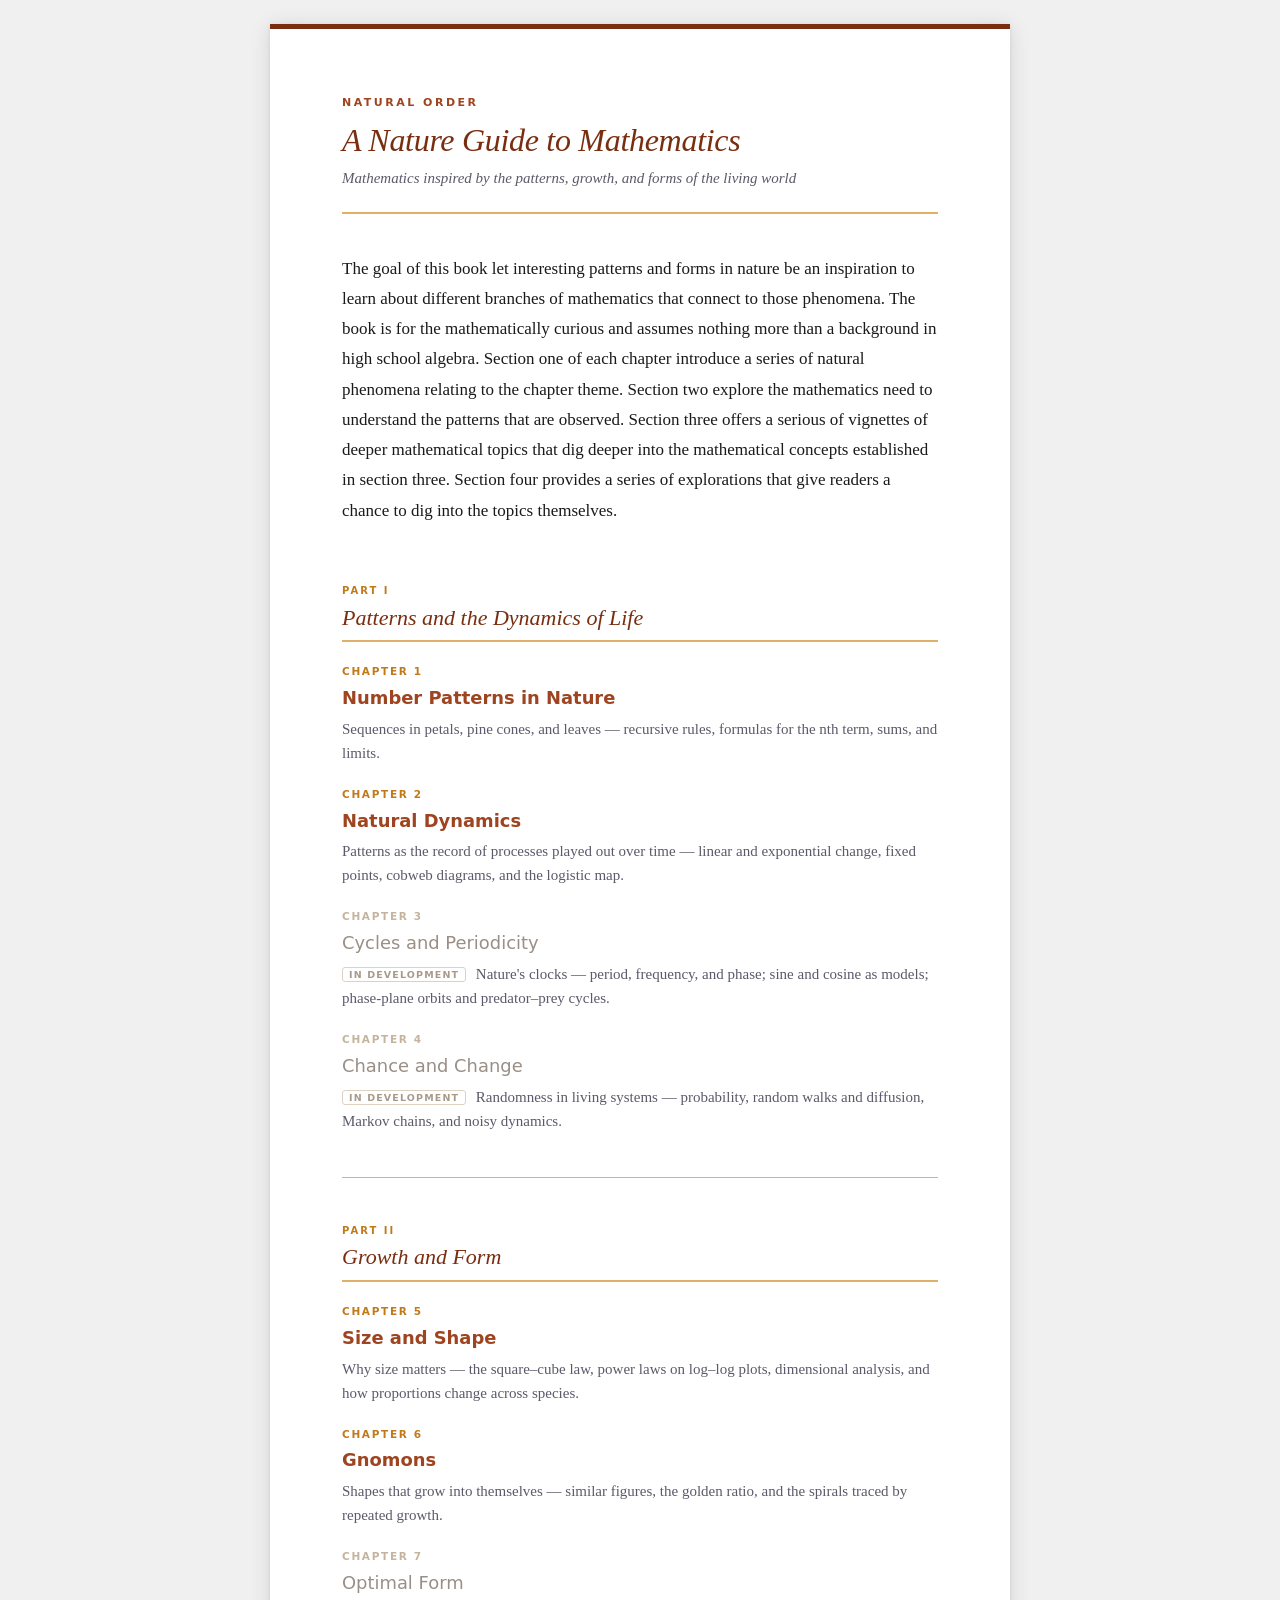
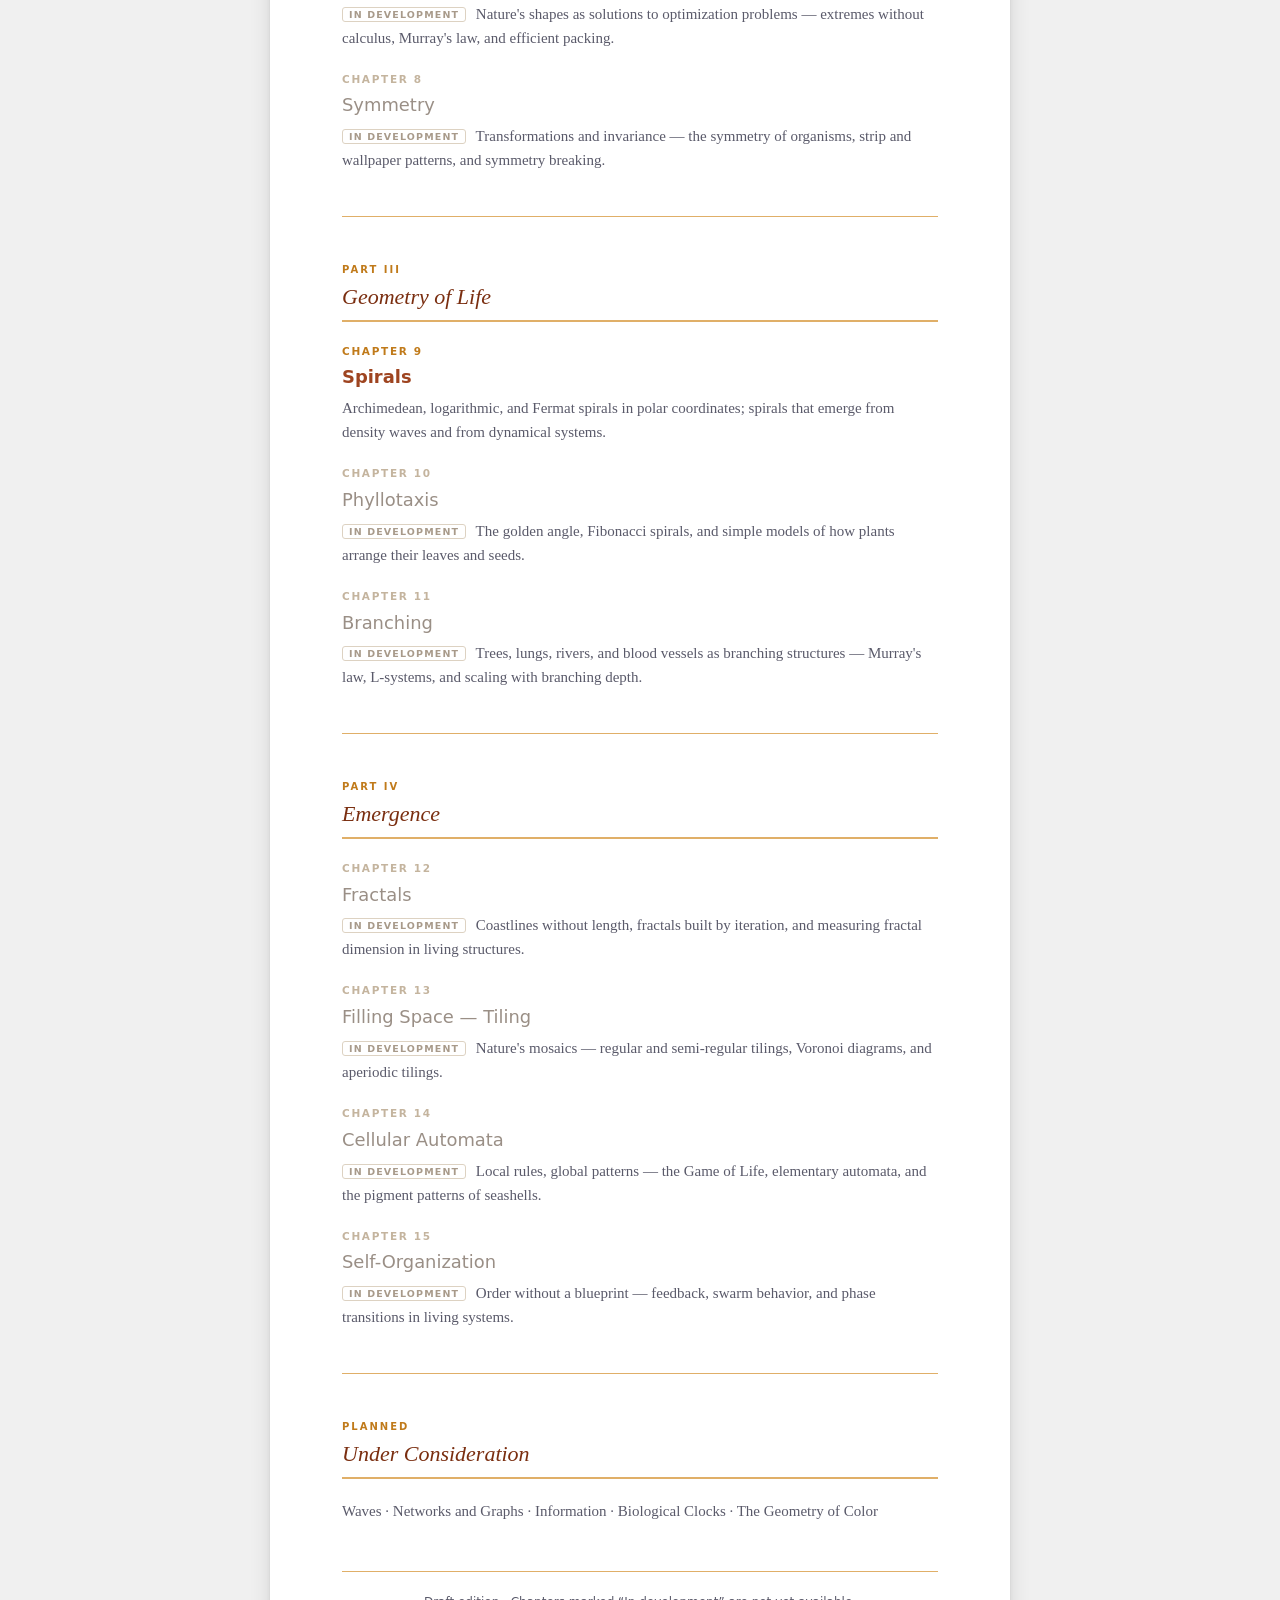
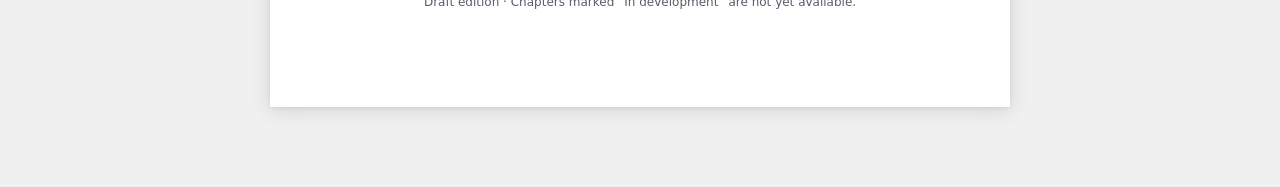
<file: index.html>
<!DOCTYPE html>
<html lang="en">
<head>
<meta charset="UTF-8">
<meta name="viewport" content="width=device-width, initial-scale=1.0">
<meta name="generator" content="Natural Order chapter format v6">
<title>Natural Order — A Nature Guide to Mathematics</title>
<link rel="stylesheet" href="shared/book.css">
</head>
<body>
<div class="ch book-index">
  <div class="ch-eyebrow">Natural Order</div>
  <h1 class="ch-title">A Nature Guide to Mathematics</h1>
  <p class="ch-subtitle">Mathematics inspired by the patterns, growth, and forms of the living world</p>
  <hr class="ch-rule">
  <p>The goal of this book let interesting patterns and forms in nature be an inspiration to learn about different branches of mathematics that connect to those phenomena. The book is for the mathematically curious and assumes nothing more than a background in high school algebra. Section one of each chapter introduce a series of natural phenomena relating to the chapter theme. Section two explore the mathematics need to understand the patterns that are observed. Section three offers a serious of vignettes of deeper mathematical topics that dig deeper into the mathematical concepts established in section three. Section four provides a series of explorations that give readers a chance to dig into the topics themselves.</p>
  <section class="sec" id="part-1">
    <div class="sec-head">
      <span class="sec-label">Part I</span>
      <h2>Patterns and the Dynamics of Life</h2>
    </div>
    <h3 class="sub toc-ch"><a href="number-patterns/number-patterns.html"><span class="toc-num">Chapter 1</span>Number Patterns in Nature</a></h3>
    <p class="toc-blurb">Sequences in petals, pine cones, and leaves — recursive rules, formulas for the nth term, sums, and limits.</p>
    <h3 class="sub toc-ch"><a href="natural-dynamics/natural-dynamics.html"><span class="toc-num">Chapter 2</span>Natural Dynamics</a></h3>
    <p class="toc-blurb">Patterns as the record of processes played out over time — linear and exponential change, fixed points, cobweb diagrams, and the logistic map.</p>
    <h3 class="sub toc-ch toc-pending"><span class="toc-num">Chapter 3</span> Cycles and Periodicity</h3>
    <p class="toc-blurb"><em>In development</em> Nature's clocks — period, frequency, and phase; sine and cosine as models; phase-plane orbits and predator–prey cycles.</p>
    <h3 class="sub toc-ch toc-pending"><span class="toc-num">Chapter 4</span> Chance and Change</h3>
    <p class="toc-blurb"><em>In development</em> Randomness in living systems — probability, random walks and diffusion, Markov chains, and noisy dynamics.</p>
  </section>
  <section class="sec" id="part-2">
    <div class="sec-head">
      <span class="sec-label">Part II</span>
      <h2>Growth and Form</h2>
    </div>
    <h3 class="sub toc-ch"><a href="size-and-shape/size-and-shape.html"><span class="toc-num">Chapter 5</span> Size and Shape</a></h3>
    <p class="toc-blurb">Why size matters — the square–cube law, power laws on log–log plots, dimensional analysis, and how proportions change across species.</p>
    <h3 class="sub toc-ch"><a href="gnomons/gnomons.html"><span class="toc-num">Chapter 6</span> Gnomons</a></h3>
    <p class="toc-blurb">Shapes that grow into themselves — similar figures, the golden ratio, and the spirals traced by repeated growth.</p>
    <h3 class="sub toc-ch toc-pending"><span class="toc-num">Chapter 7</span> Optimal Form</h3>
    <p class="toc-blurb"><em>In development</em> Nature's shapes as solutions to optimization problems — extremes without calculus, Murray's law, and efficient packing.</p>
    <h3 class="sub toc-ch toc-pending" data-href="symmetry/symmetry.html"><span class="toc-num">Chapter 8</span> Symmetry</h3>
    <p class="toc-blurb"><em>In development</em> Transformations and invariance — the symmetry of organisms, strip and wallpaper patterns, and symmetry breaking.</p>
  </section>
  <section class="sec" id="part-3">
    <div class="sec-head">
      <span class="sec-label">Part III</span>
      <h2>Geometry of Life</h2>
    </div>
    <h3 class="sub toc-ch"><a href="spirals/spirals.html"><span class="toc-num">Chapter 9</span> Spirals</a></h3>
    <p class="toc-blurb">Archimedean, logarithmic, and Fermat spirals in polar coordinates; spirals that emerge from density waves and from dynamical systems.</p>
    <h3 class="sub toc-ch toc-pending" data-href="phyllotaxis/phyllotaxis.html"><span class="toc-num">Chapter 10</span> Phyllotaxis</h3>
    <p class="toc-blurb"><em>In development</em> The golden angle, Fibonacci spirals, and simple models of how plants arrange their leaves and seeds.</p>
    <h3 class="sub toc-ch toc-pending"><span class="toc-num">Chapter 11</span> Branching</h3>
    <p class="toc-blurb"><em>In development</em> Trees, lungs, rivers, and blood vessels as branching structures — Murray's law, L-systems, and scaling with branching depth.</p>
  </section>
  <section class="sec" id="part-4">
    <div class="sec-head">
      <span class="sec-label">Part IV</span>
      <h2>Emergence</h2>
    </div>
    <h3 class="sub toc-ch toc-pending"><span class="toc-num">Chapter 12</span> Fractals</h3>
    <p class="toc-blurb"><em>In development</em> Coastlines without length, fractals built by iteration, and measuring fractal dimension in living structures.</p>
    <h3 class="sub toc-ch toc-pending"><span class="toc-num">Chapter 13</span> Filling Space — Tiling</h3>
    <p class="toc-blurb"><em>In development</em> Nature's mosaics — regular and semi-regular tilings, Voronoi diagrams, and aperiodic tilings.</p>
    <h3 class="sub toc-ch toc-pending"><span class="toc-num">Chapter 14</span> Cellular Automata</h3>
    <p class="toc-blurb"><em>In development</em> Local rules, global patterns — the Game of Life, elementary automata, and the pigment patterns of seashells.</p>
    <h3 class="sub toc-ch toc-pending"><span class="toc-num">Chapter 15</span> Self-Organization</h3>
    <p class="toc-blurb"><em>In development</em> Order without a blueprint — feedback, swarm behavior, and phase transitions in living systems.</p>
  </section>
  <section class="sec" id="under-consideration">
    <div class="sec-head">
      <span class="sec-label">Planned</span>
      <h2>Under Consideration</h2>
    </div>
    <p class="toc-blurb">Waves · Networks and Graphs · Information · Biological Clocks · The Geometry of Color</p>
  </section>
  <hr class="section-rule">
  <p class="colophon">Draft edition · Chapters marked “In development” are not yet available.</p>
</div>
</body>
</html>
</file>
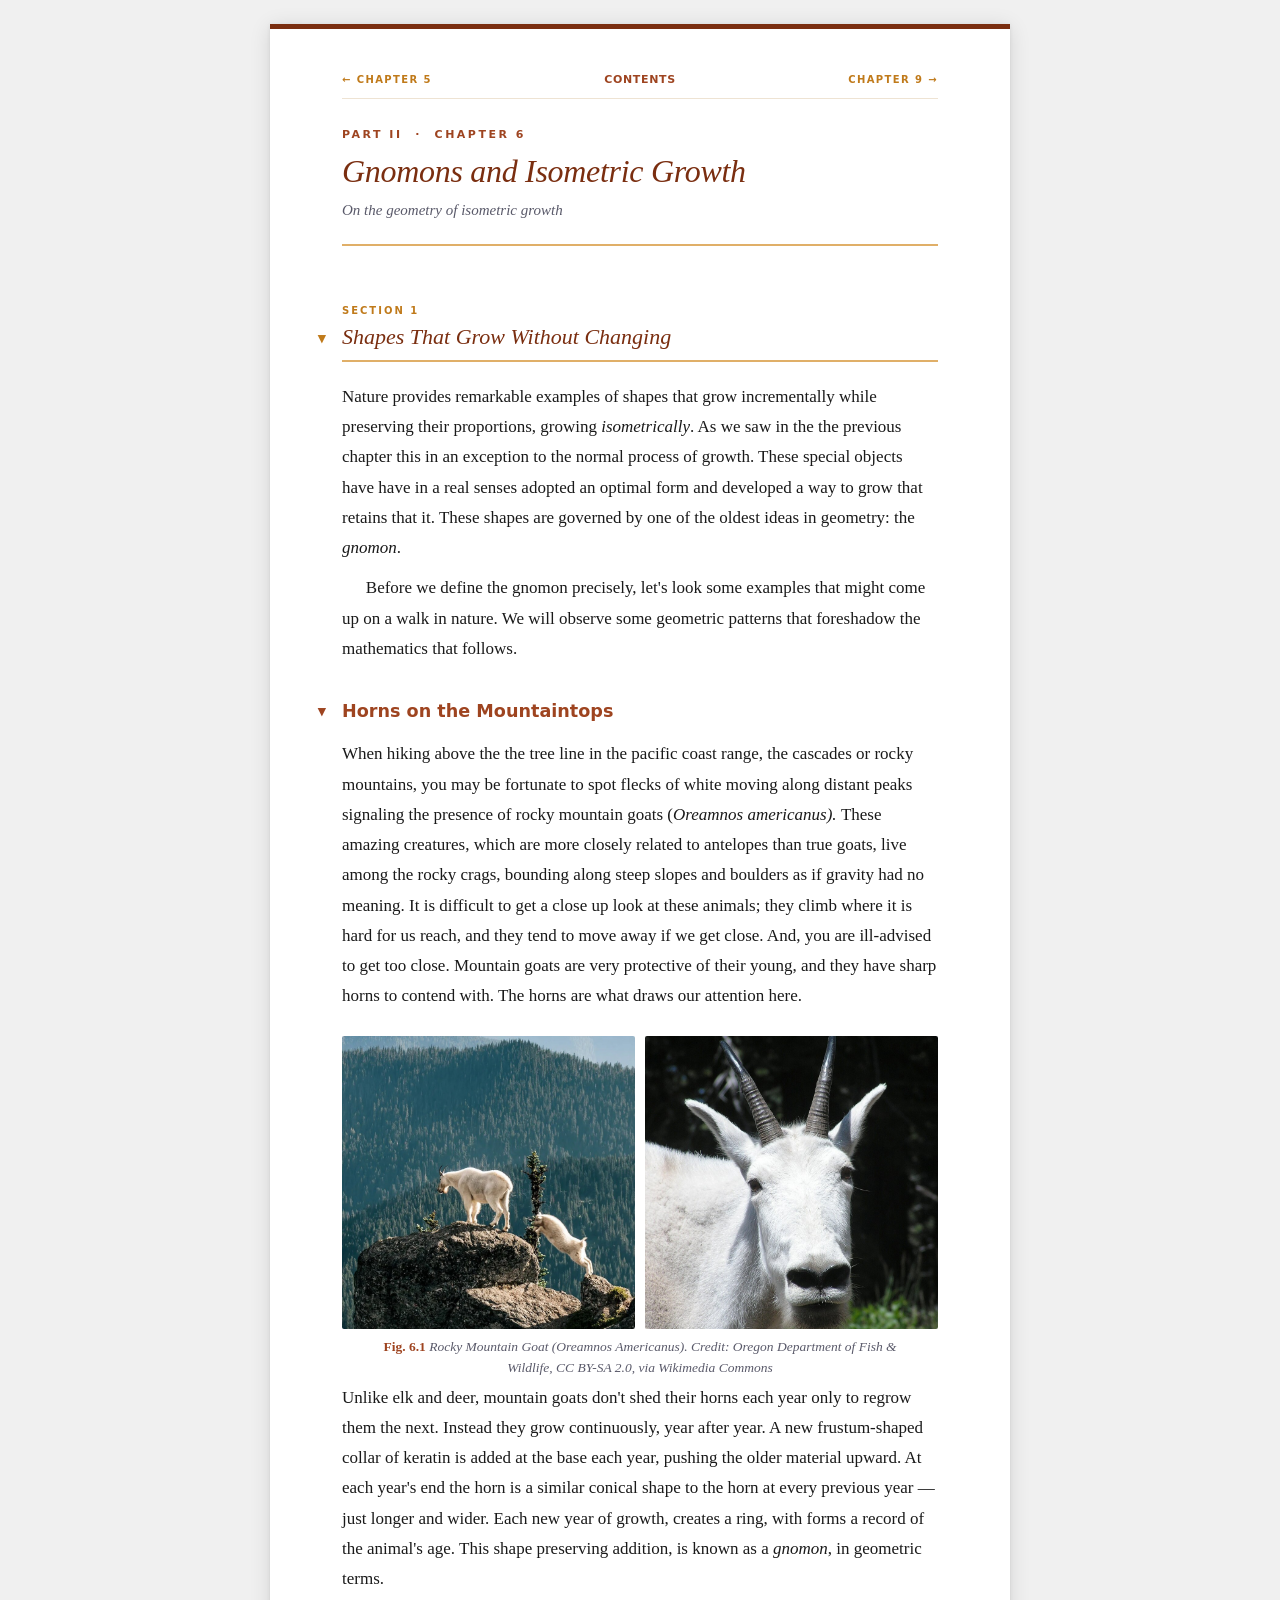
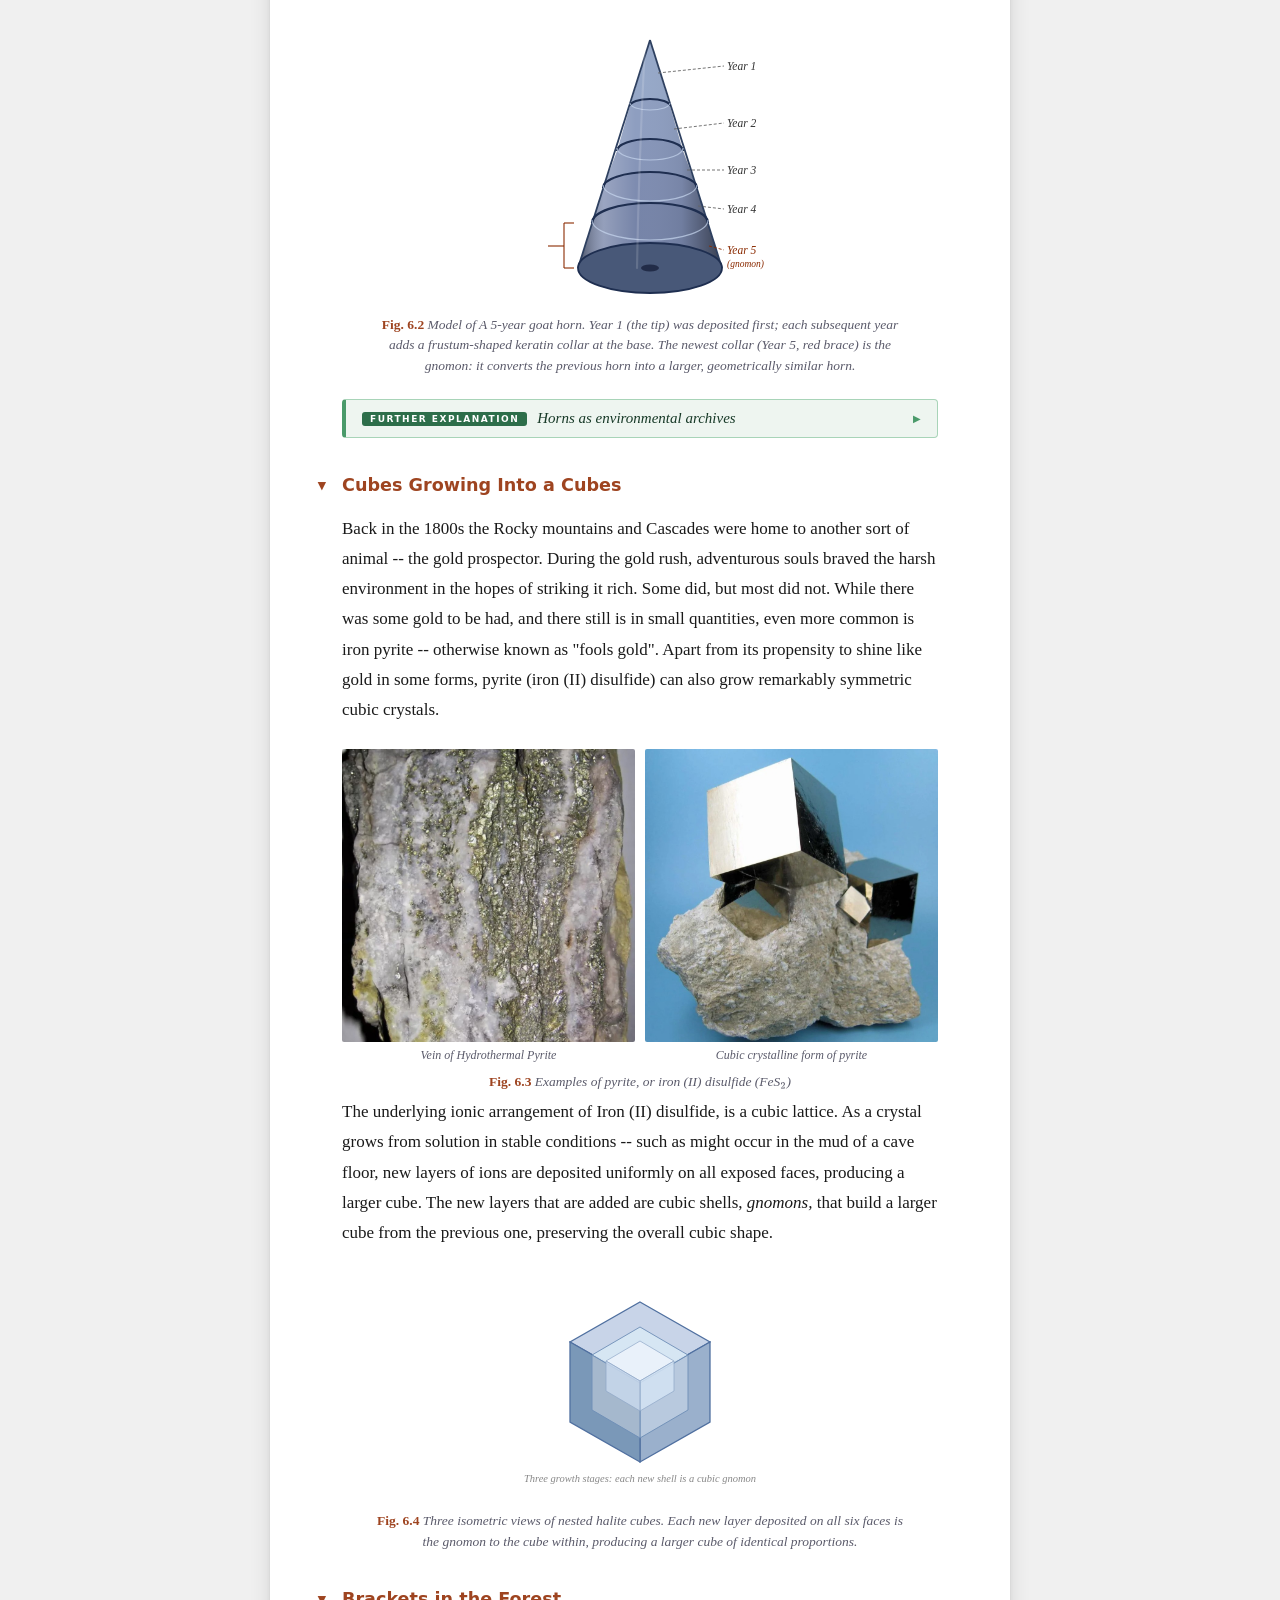
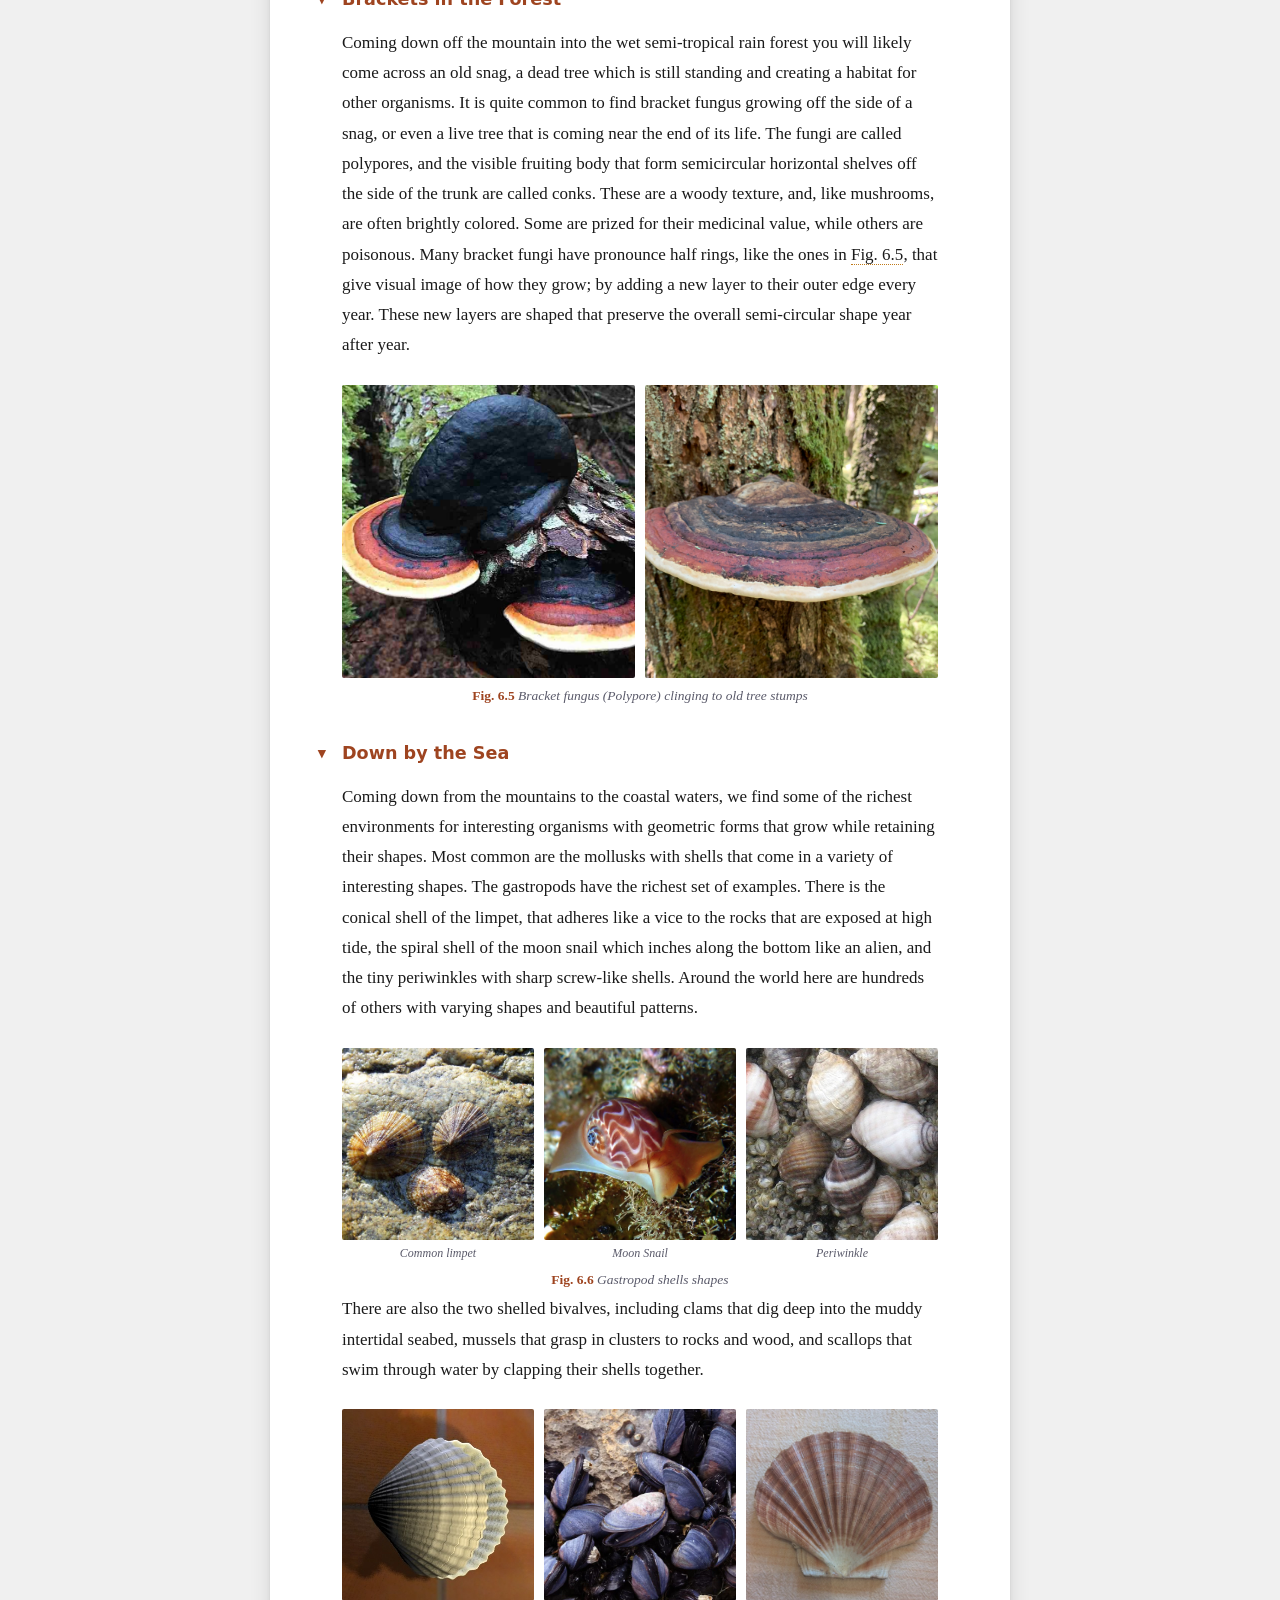
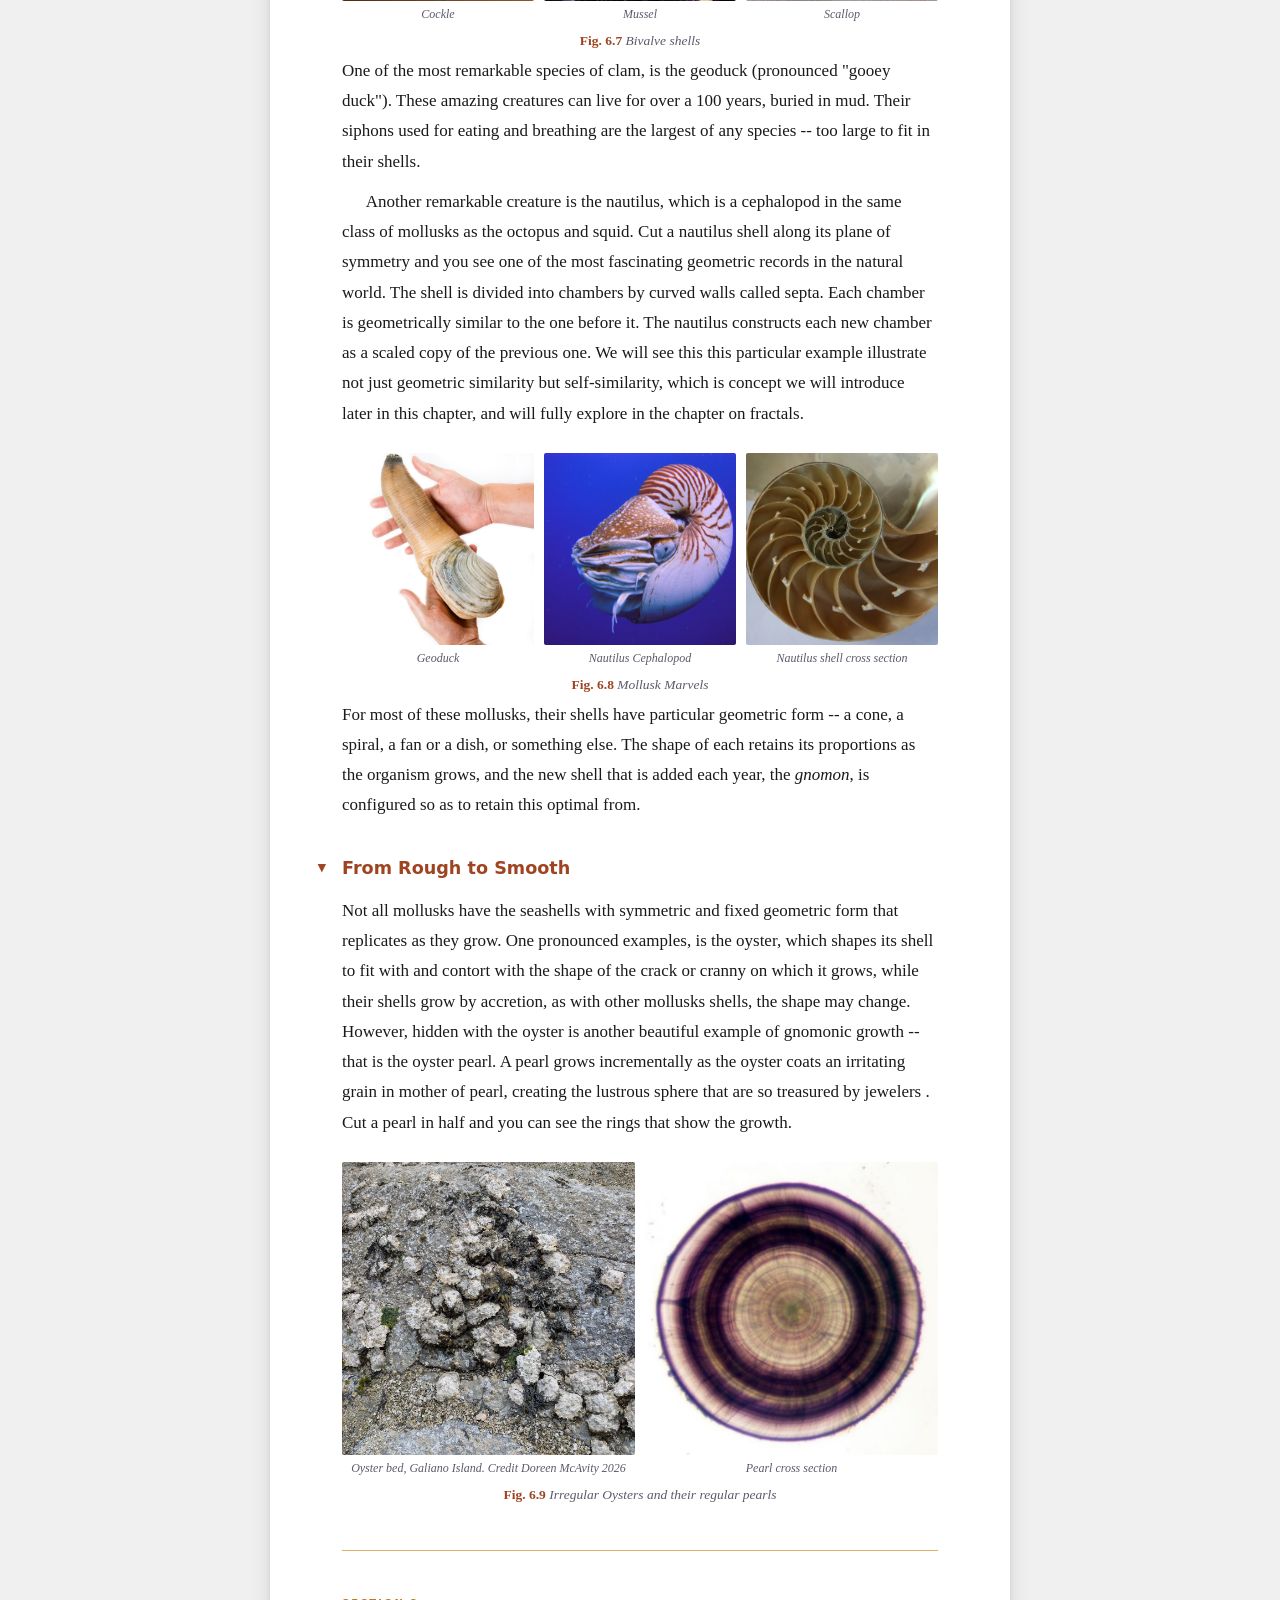
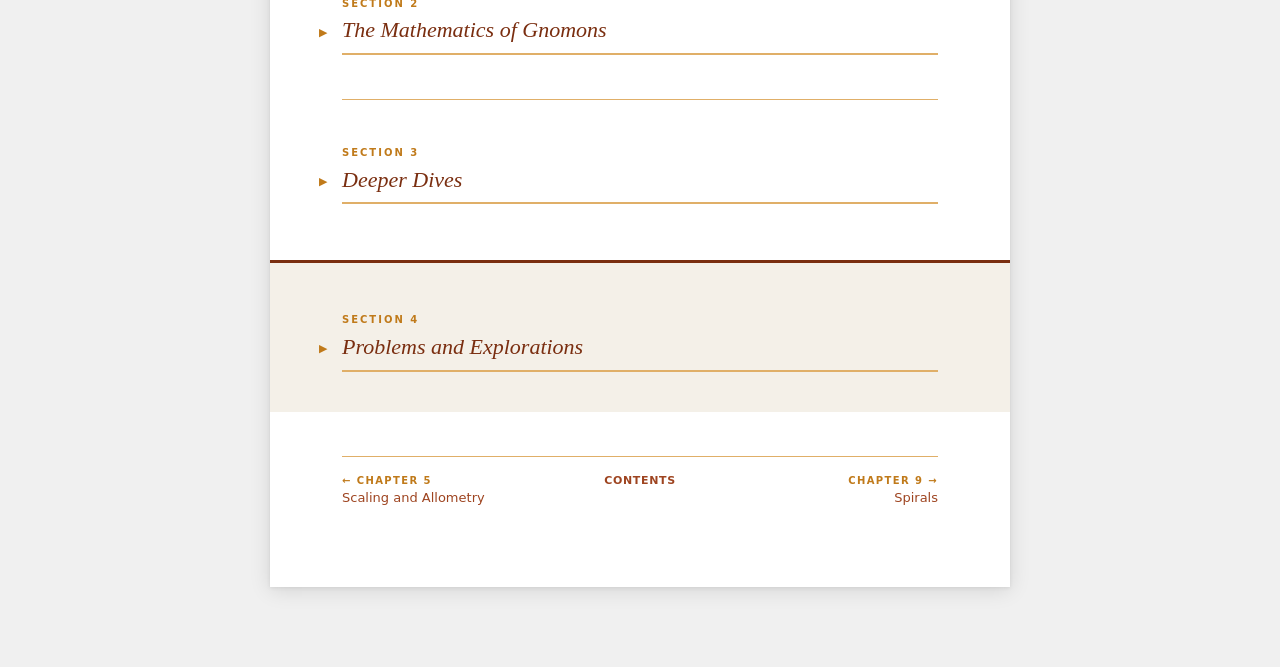
<file: gnomons/gnomons.html>
<!DOCTYPE html>
<html lang="en">
<head>
<meta charset="UTF-8">
<meta name="viewport" content="width=device-width, initial-scale=1.0">
<meta name="generator" content="Natural Order chapter format v6">
<title>Natural Order — Chapter 6: Gnomons and Self-Similar Growth</title>
<link rel="stylesheet" href="../shared/book.css">
<script src="../shared/book.js"></script>
<script src="../shared/widgets.js" defer></script>
</head>
<body>
<div class="ch" data-chapter="6" data-numbering="auto">
  <nav class="ch-nav ch-nav-top"><a class="ch-nav-prev" href="../size-and-shape/size-and-shape.html"><span class="ch-nav-num">← Chapter 5</span> <span class="ch-nav-title">Scaling and Allometry</span></a><a class="ch-nav-index" href="../index.html">Contents</a><a class="ch-nav-next" href="../spirals/spirals.html"><span class="ch-nav-num">Chapter 9 →</span> <span class="ch-nav-title">Spirals</span></a></nav>
  <div class="ch-eyebrow">Part II&nbsp; ·&nbsp; Chapter 6</div>
  <h1 class="ch-title">Gnomons and Isometric Growth</h1>
  <p class="ch-subtitle">On the geometry of isometric growth</p>
  <hr class="ch-rule">
  <section class="sec" id="sec-shapes-that-grow-without-changing">
    <div class="sec-head">
      <span class="sec-label">Section 1</span>
      <h2>Shapes That Grow Without Changing</h2>
    </div>
    <p>Nature provides remarkable examples of shapes that grow incrementally while preserving their proportions, growing <em>isometrically</em>. As we saw in the the previous chapter this in an exception to the normal process of growth. These special objects have have in a real senses adopted an optimal form and developed a way to grow that retains that it. These shapes are governed by one of the oldest ideas in geometry: the <em>gnomon</em>.</p>
    <p>Before we define the gnomon precisely, let's look some examples that might come up on a walk in nature. We will observe some geometric patterns that foreshadow the mathematics that follows.</p>
    <section class="sub" id="sub-horns-mountaintops">
      <h3 class="sub">Horns on the Mountaintops</h3>
      <p>When hiking above the the tree line in the pacific coast range, the cascades or rocky mountains, you may be fortunate to spot flecks of white moving along distant peaks signaling the presence of rocky mountain goats (<em>Oreamnos americanus). </em>These amazing creatures, which are more closely related to antelopes than true goats, live among the rocky crags, bounding along steep slopes and boulders as if gravity had no meaning. It is difficult to get a close up look at these animals; they climb where it is hard for us reach, and they tend to move away if we get close. And, you are ill-advised to get too close. Mountain goats are very protective of their young, and they have sharp horns to contend with. The horns are what draws our attention here.</p>
      <figure class="photo-panel" id="fig-rocky-mountain-goat-oreamnos-americanus-credit">
        <div class="panel-row">
          <div class="panel-item"><img src="images/mountain-goats-mountains-olympic.jpg" alt="Mountain-goats-mountains-Olympic-National-Park-Washington-1"></div>
          <div class="panel-item"><img src="images/flickr-oregon-department-fish.jpg" alt="Flickr_-_Oregon_Department_of_Fish_&amp;_Wildlife_-_023_mtn_goat_indian_rock_paustian_odfw"></div>
        </div>
        <figcaption><strong>Fig. 6.1</strong> Rocky Mountain Goat (Oreamnos Americanus). Credit: Oregon Department of Fish &amp; Wildlife, CC BY-SA 2.0, via Wikimedia Commons</figcaption>
      </figure>
      <p>Unlike elk and deer, mountain goats don't shed their horns each year only to regrow them the next. Instead they grow continuously, year after year. A new frustum-shaped collar of keratin is added at the base each year, pushing the older material upward. At each year's end the horn is a similar conical shape to the horn at every previous year — just longer and wider. Each new year of growth, creates a ring, with forms a record of the animal's age. This shape preserving addition, is known as a <em>gnomon</em>, in geometric terms.</p>
      <figure id="fig-model-5-year-goat-horn-year">
        <svg height="278" viewBox="0 0 320 278" width="320">
  <!--
    Horn as stacked frustums (truncated cones).
    Tip: (170, 22). Base: cx=170, y=250, half_w=72.
    hw(y) = 72*(y-22)/228.
    Section boundaries at y = 22, 88, 133, 170, 205, 250.
    hw values: 0, 20, 33, 47, 58, 72.
    Section arcs bow downward (sweep=1 left→right = near face of cross-section).
    Ledge highlights: upper arc (sweep=0 left→right) 3px above each line.
  -->
  <defs>
    <!-- Lateral 3D shading: dark left rim, highlight left-of-centre, dark right rim -->
    <linearGradient gradientUnits="userSpaceOnUse" id="hornShade" x1="98" x2="242" y1="0" y2="0">
      <stop offset="0%" stop-color="#000" stop-opacity="0.42"></stop>
      <stop offset="18%" stop-color="#fff" stop-opacity="0.22"></stop>
      <stop offset="40%" stop-color="#fff" stop-opacity="0.00"></stop>
      <stop offset="72%" stop-color="#000" stop-opacity="0.05"></stop>
      <stop offset="100%" stop-color="#000" stop-opacity="0.52"></stop>
    </linearGradient>
  </defs>

  <!-- ── Section fills ── -->
  <!-- Year 1 (tip, oldest): y=22 → y=88, hw=0→20 -->
  <path d="M 170,22
           L 150,88 A 20,7 0 0,1 190,88
           Z" fill="#96a8c8"></path>

  <!-- Year 2: y=88→133, hw=20→33 -->
  <path d="M 150,88
           L 137,133 A 33,12 0 0,1 203,133
           L 190,88  A 20,7  0 0,0 150,88
           Z" fill="#8e9ec0"></path>

  <!-- Year 3: y=133→170, hw=33→47 -->
  <path d="M 137,133
           L 123,170 A 47,16 0 0,1 217,170
           L 203,133 A 33,12 0 0,0 137,133
           Z" fill="#8695b8"></path>

  <!-- Year 4: y=170→205, hw=47→58 -->
  <path d="M 123,170
           L 112,205 A 58,20 0 0,1 228,205
           L 217,170 A 47,16 0 0,0 123,170
           Z" fill="#7e8cb0"></path>

  <!-- Year 5 (newest gnomon): y=205→250, hw=58→72 -->
  <path d="M 112,205
           L  98,250 A 72,25 0 0,1 242,250
           L 228,205 A 58,20 0 0,0 112,205
           Z" fill="#7684a8"></path>

  <!-- ── Shading overlay (applied over all sections) ── -->
  <path d="M 170,22 L 98,250 A 72,25 0 0,1 242,250 Z" fill="url(#hornShade)"></path>

  <!-- ── Horn outline ── -->
  <line stroke="#2e4060" stroke-width="1.8" x1="170" x2="98" y1="22" y2="250"></line>
  <line stroke="#2e4060" stroke-width="1.8" x1="170" x2="242" y1="22" y2="250"></line>

  <!-- ── Section dividing arcs (the groove between each year's collar) ── -->
  <path d="M 150,88  A 20,7  0 0,1 190,88" fill="none" stroke="#1e2e50" stroke-width="2.2"></path>
  <path d="M 137,133 A 33,12 0 0,1 203,133" fill="none" stroke="#1e2e50" stroke-width="2.2"></path>
  <path d="M 123,170 A 47,16 0 0,1 217,170" fill="none" stroke="#1e2e50" stroke-width="2.2"></path>
  <path d="M 112,205 A 58,20 0 0,1 228,205" fill="none" stroke="#1e2e50" stroke-width="2.2"></path>

  <!-- ── Ledge highlights (upper arc just above each section — the lit top rim) ── -->
  <path d="M 150,85  A 20,7  0 0,0 190,85" fill="none" opacity="0.70" stroke="#c8d8f0" stroke-width="1.2"></path>
  <path d="M 137,130 A 33,12 0 0,0 203,130" fill="none" opacity="0.70" stroke="#c8d8f0" stroke-width="1.2"></path>
  <path d="M 123,167 A 47,16 0 0,0 217,167" fill="none" opacity="0.70" stroke="#c8d8f0" stroke-width="1.2"></path>
  <path d="M 112,202 A 58,20 0 0,0 228,202" fill="none" opacity="0.70" stroke="#c8d8f0" stroke-width="1.2"></path>

  <!-- ── Base ellipse (cut face) ── -->
  <ellipse cx="170" cy="250" fill="#485878" rx="72" ry="25" stroke="#1e2e50" stroke-width="1.8"></ellipse>
  <!-- Bone core hint -->
  <ellipse cx="170" cy="250" fill="#151e38" opacity="0.75" rx="9" ry="3.5"></ellipse>

  <!-- ── Specular highlight (left-of-centre bright streak) ── -->
  <path d="M 165,26 Q 159,138 157,250" fill="none" opacity="0.15" stroke="#fff" stroke-linecap="round" stroke-width="2.2"></path>

  <!-- ── Year labels (right side) ── -->
  <!-- Year 1: section mid y=55, right edge ≈170+8=178 -->
  <line stroke="#666" stroke-dasharray="3 2" stroke-width="0.9" x1="178" x2="244" y1="55" y2="48"></line>
  <text fill="#333" font-family="Georgia,serif" font-size="11.5" font-style="italic" x="247" y="52">Year 1</text>

  <!-- Year 2: section mid y=111, right edge ≈170+24=194 -->
  <line stroke="#666" stroke-dasharray="3 2" stroke-width="0.9" x1="194" x2="244" y1="111" y2="105"></line>
  <text fill="#333" font-family="Georgia,serif" font-size="11.5" font-style="italic" x="247" y="109">Year 2</text>

  <!-- Year 3: section mid y=152, right edge ≈170+37=207 -->
  <line stroke="#666" stroke-dasharray="3 2" stroke-width="0.9" x1="207" x2="244" y1="152" y2="152"></line>
  <text fill="#333" font-family="Georgia,serif" font-size="11.5" font-style="italic" x="247" y="156">Year 3</text>

  <!-- Year 4: section mid y=188, right edge ≈170+48=218 -->
  <line stroke="#666" stroke-dasharray="3 2" stroke-width="0.9" x1="218" x2="244" y1="188" y2="191"></line>
  <text fill="#333" font-family="Georgia,serif" font-size="11.5" font-style="italic" x="247" y="195">Year 4</text>

  <!-- Year 5 (gnomon): section mid y=228, right edge ≈170+59=229 -->
  <line stroke="#8a2a00" stroke-dasharray="3 2" stroke-width="0.9" x1="229" x2="244" y1="228" y2="232"></line>
  <text fill="#8a2a00" font-family="Georgia,serif" font-size="11.5" font-style="italic" x="247" y="236">Year 5</text>
  <text fill="#8a2a00" font-family="Georgia,serif" font-size="9.5" font-style="italic" x="247" y="249">(gnomon)</text>

  <!-- ── Brace marking Year 5 as gnomon on left side ── -->
  <line stroke="#8a2a00" stroke-width="1.1" x1="94" x2="84" y1="205" y2="205"></line>
  <line stroke="#8a2a00" stroke-width="1.1" x1="84" x2="84" y1="205" y2="250"></line>
  <line stroke="#8a2a00" stroke-width="1.1" x1="84" x2="94" y1="250" y2="250"></line>
  <line stroke="#8a2a00" stroke-width="1.1" x1="84" x2="68" y1="228" y2="228"></line>

  <!-- ── Caption ── -->
  <text fill="#888" font-family="Georgia,serif" font-size="10.5" font-style="italic" text-anchor="middle" x="160" y="272"></text></svg>
        <figcaption><strong>Fig. 6.2</strong> Model of A 5-year goat horn. Year 1 (the tip) was deposited first; each subsequent year adds a frustum-shaped keratin collar at the base. The newest collar (Year 5, red brace) is the gnomon: it converts the previous horn into a larger, geometrically similar horn.</figcaption>
      </figure>
      <div class="callout" id="co-horns-archive">
        <button class="callout-trigger" type="button"><span class="ct-badge">Further Explanation</span> <span class="ct-title">Horns as environmental archives</span> <span class="ct-icon">▶</span></button>
        <div class="callout-body">
          <p>Synchrotron micro X-ray fluorescence (SR-μXRF) can map trace-element concentrations across a horn cross-section at 20-μm resolution, resolving individual annual rings. Lead introduced into the bloodstream appears as a discrete enriched band at the ring corresponding to the year of exposure. Calcium, copper, zinc, bromine and sulfur show their own annual banding patterns tied to the biology of keratinisation. The technique has potential applications in retrospective toxicology and wildlife monitoring. See: Tehrani et al., <em>Journal of Trace Elements in Medicine and Biology</em> 55 (2019), pp. 143–153.</p>
        </div>
      </div>
    </section>
    <section class="sub" id="sub-cubes-growing-into-cubes">
      <h3 class="sub">Cubes Growing Into a Cubes</h3>
      <p>Back in the 1800s the Rocky mountains and Cascades were home to another sort of animal -- the gold prospector. During the gold rush, adventurous souls braved the harsh environment in the hopes of striking it rich. Some did, but most did not. While there was some gold to be had, and there still is in small quantities, even more common is iron pyrite -- otherwise known as "fools gold". Apart from its propensity to shine like gold in some forms, pyrite (iron (II) disulfide) can also grow remarkably symmetric cubic crystals.</p>
      <figure class="photo-panel" id="fig-examples-pyrite-or-iron-ii-disulfide">
        <div class="panel-row">
          <div class="panel-item"><img src="images/pyrite-vein-hy.jpg" alt="pyrite-vein-hy"> <span class="panel-sub">Vein of Hydrothermal Pyrite</span></div>
          <div class="panel-item"><img src="images/naturally-formed-cubes-pyrite.jpg" alt="naturally-formed-cubes-of-pyrite-v0-d2tg65lrnx111"> <span class="panel-sub">Cubic crystalline form of pyrite</span></div>
        </div>
        <figcaption><strong>Fig. 6.3</strong> Examples of pyrite, or iron (II) disulfide (FeS$_2$)</figcaption>
      </figure>
      <p>The underlying ionic arrangement of Iron (II) disulfide, is a cubic lattice. As a crystal grows from solution in stable conditions -- such as might occur in the mud of a cave floor, new layers of ions are deposited uniformly on all exposed faces, producing a larger cube. The new layers that are added are cubic shells, <em>gnomons, </em>that build a larger cube from the previous one, preserving the overall cubic shape.</p>
      <figure id="fig-c-three-isometric-views-nested-halite">
        <svg height="220" viewBox="0 0 320 220" width="320">
  <polygon fill="#c8d4e8" points="160,30 230,70 160,110 90,70" stroke="#5070a0" stroke-width="1.3"></polygon>
  <polygon fill="#9ab0cc" points="230,70 160,110 160,190 230,150" stroke="#5070a0" stroke-width="1.3"></polygon>
  <polygon fill="#7a98b8" points="90,70 160,110 160,190 90,150" stroke="#5070a0" stroke-width="1.3"></polygon>
  <polygon fill="#d8e8f5" opacity=".9" points="160,55 208,83 160,111 112,83" stroke="#7090b8" stroke-width="1"></polygon>
  <polygon fill="#bccce0" opacity=".9" points="208,83 160,111 160,166 208,138" stroke="#7090b8" stroke-width="1"></polygon>
  <polygon fill="#aabcd0" opacity=".9" points="112,83 160,111 160,166 112,138" stroke="#7090b8" stroke-width="1"></polygon>
  <polygon fill="#edf4fc" opacity=".85" points="160,69 194,89 160,109 126,89" stroke="#90a8c8" stroke-width=".8"></polygon>
  <polygon fill="#d4e4f4" opacity=".85" points="194,89 160,109 160,139 194,119" stroke="#90a8c8" stroke-width=".8"></polygon>
  <polygon fill="#c8d8ec" opacity=".85" points="126,89 160,109 160,139 126,119" stroke="#90a8c8" stroke-width=".8"></polygon>
  <text fill="#888" font-family="Georgia,serif" font-size="10.5" font-style="italic" text-anchor="middle" x="160" y="210">Three growth stages: each new shell is a cubic gnomon</text>
</svg>
        <figcaption><strong>Fig. 6.4</strong> Three isometric views of nested halite cubes. Each new layer deposited on all six faces is the gnomon to the cube within, producing a larger cube of identical proportions.</figcaption>
      </figure>
    </section>
    <section class="sub" id="sub-brackets-forest">
      <h3 class="sub">Brackets in the Forest</h3>
      <p>Coming down off the mountain into the wet semi-tropical rain forest you will likely come across an old snag, a dead tree which is still standing and creating a habitat for other organisms. It is quite common to find bracket fungus growing off the side of a snag, or even a live tree that is coming near the end of its life. The fungi are called polypores, and the visible fruiting body that form semicircular horizontal shelves off the side of the trunk are called conks. These are a woody texture, and, like mushrooms, are often brightly colored. Some are prized for their medicinal value, while others are poisonous. Many bracket fungi have pronounce half rings, like the ones in <a class="xref" href="#fig-bracket-fungus-polypore-clinging-old-tree">Fig. 6.5</a>, that give visual image of how they grow; by adding a new layer to their outer edge every year. These new layers are shaped that preserve the overall semi-circular shape year after year.</p>
      <figure class="photo-panel" id="fig-bracket-fungus-polypore-clinging-old-tree">
        <div class="panel-row">
          <div class="panel-item"><img src="images/red-belt-conk-comox.jpg" alt="red-belt-conk-comox BC"></div>
          <div class="panel-item"><img src="images/fomitopsis-mounceae.jpg" alt="Fomitopsis_mounceae"></div>
        </div>
        <figcaption><strong>Fig. 6.5</strong> Bracket fungus (Polypore) clinging to old tree stumps</figcaption>
      </figure>
    </section>
    <section class="sub" id="sub-down-sea">
      <h3 class="sub">Down by the Sea</h3>
      <p>Coming down from the mountains to the coastal waters, we find some of the richest environments for interesting organisms with geometric forms that grow while retaining their shapes. Most common are the mollusks with shells that come in a variety of interesting shapes. The gastropods have the richest set of examples. There is the conical shell of the limpet, that adheres like a vice to the rocks that are exposed at high tide, the spiral shell of the moon snail which inches along the bottom like an alien, and the tiny periwinkles with sharp screw-like shells. Around the world here are hundreds of others with varying shapes and beautiful patterns.</p>
      <figure class="photo-panel" id="fig-gastropod-shells-shapes">
        <div class="panel-row">
          <div class="panel-item"><img src="images/common-limpet-anna-zucconi.jpg" alt="Common-Limpet-Anna-Zucconi"> <span class="panel-sub">Common limpet</span></div>
          <div class="panel-item"><img src="images/tectonatica-violacea-moon-snail.jpg" alt="Tectonatica_violacea-moon snail"> <span class="panel-sub">Moon Snail</span></div>
          <div class="panel-item"><img src="images/periwinkles021.jpg" alt="periwinkles021"> <span class="panel-sub">Periwinkle</span></div>
        </div>
        <figcaption><strong>Fig. 6.6</strong> Gastropod shells shapes</figcaption>
      </figure>
      <p>There are also the two shelled bivalves, including clams that dig deep into the muddy intertidal seabed, mussels that grasp in clusters to rocks and wood, and scallops that swim through water by clapping their shells together.</p>
      <figure class="photo-panel" id="fig-bivalve-shells">
        <div class="panel-row">
          <div class="panel-item"><img src="images/cockle-top.jpg" alt="cockle-top"> <span class="panel-sub">Cockle</span></div>
          <div class="panel-item"><img src="images/mussels.jpg" alt="mussels"> <span class="panel-sub">Mussel</span></div>
          <div class="panel-item"><img src="images/scallop-galiano-2026-mcavity.jpg" alt="scallop Galiano 2026 McAvity"> <span class="panel-sub">Scallop</span></div>
        </div>
        <figcaption><strong>Fig. 6.7</strong> Bivalve shells</figcaption>
      </figure>
      <p>One of the most remarkable species of clam, is the geoduck (pronounced "gooey duck"). These amazing creatures can live for over a 100 years, buried in mud. Their siphons used for eating and breathing are the largest of any species -- too large to fit in their shells.</p>
      <p>Another remarkable creature is the nautilus, which is a cephalopod in the same class of mollusks as the octopus and squid. Cut a nautilus shell along its plane of symmetry and you see one of the most fascinating geometric records in the natural world. The shell is divided into chambers by curved walls called septa. Each chamber is geometrically similar to the one before it. The nautilus constructs each new chamber as a scaled copy of the previous one. We will see this this particular example illustrate not just geometric similarity but self-similarity, which is concept we will introduce later in this chapter, and will fully explore in the chapter on fractals.</p>
      <figure class="photo-panel" id="fig-mollusk-marvels">
        <div class="panel-row">
          <div class="panel-item"><img src="images/geoduck-held-two-hands.jpg" alt="Geoduck_held_in_two_hands"> <span class="panel-sub">Geoduck</span></div>
          <div class="panel-item"><img src="images/nautilus-belauensis-from-palau.jpg" alt="Nautilus_belauensis_from_Palau-by-Manuae"> <span class="panel-sub">Nautilus Cephalopod</span></div>
          <div class="panel-item"><img src="images/nautilussutures-jpg.jpg" alt="NautilusSutures.jpg"> <span class="panel-sub">Nautilus shell cross section</span></div>
        </div>
        <figcaption><strong>Fig. 6.8</strong> Mollusk Marvels</figcaption>
      </figure>
      <p>For most of these mollusks, their shells have particular geometric form -- a cone, a spiral, a fan or a dish, or something else. The shape of each retains its proportions as the organism grows, and the new shell that is added each year, the <em>gnomon</em>, is configured so as to retain this optimal from.</p>
    </section>
    <section class="sub" id="sub-from-rough-smooth">
      <h3 class="sub">From Rough to Smooth</h3>
      <p>Not all mollusks have the seashells with symmetric and fixed geometric form that replicates as they grow. One pronounced examples, is the oyster, which shapes its shell to fit with and contort with the shape of the crack or cranny on which it grows, while their shells grow by accretion, as with other mollusks shells, the shape may change. However, hidden with the oyster is another beautiful example of gnomonic growth -- that is the oyster pearl. A pearl grows incrementally as the oyster coats an irritating grain in mother of pearl, creating the lustrous sphere that are so treasured by jewelers . Cut a pearl in half and you can see the rings that show the growth.</p>
      <figure class="photo-panel" id="fig-irregular-oysters-their-regular-pearls">
        <div class="panel-row">
          <div class="panel-item"><img src="images/oyster-bed-mcavity-galiano.jpg" alt="Oyster bed -- McAvity Galiano 2026"> <span class="panel-sub">Oyster bed, Galiano Island. Credit Doreen McAvity 2026</span></div>
          <div class="panel-item"><img src="images/pearl-cross-section.jpg" alt="pearl cross section"> <span class="panel-sub">Pearl cross section</span></div>
        </div>
        <figcaption><strong>Fig. 6.9</strong> Irregular Oysters and their regular pearls</figcaption>
      </figure>
    </section>
  </section>
  <section class="sec" id="sec-mathematics-gnomons">
    <div class="sec-head">
      <span class="sec-label">Section 2</span>
      <h2>The Mathematics of Gnomons</h2>
    </div>
    <p>The natural examples in <a class="xref" href="#sec-shapes-that-grow-without-changing">Section 1</a> all illustrate the idea of isometric growth of a form through the addition of another shape, in order to create a larger but geometrically similar figure. The shape that is added is called a <em>gnomon</em>. In this section we work through the conditions a shape must satisfy to have a gnomon and what form the gnomon can take depending on the original shape.</p>
    <section class="sub" id="sub-what-gnomon">
      <h3 class="sub">2.1 What Is a Gnomon?</h3>
      <h4 class="topic">Defining the Gnomon</h4>
      <p>The word <em>gnomon</em> comes from the Greek for "that which knows" it originally refers the upright rod of a sundial. In Greek geometry it acquired a more specific meaning: the gnomon of a figure is the shape that, when added to it, produces a larger figure <em>similar</em> to the original.</p>
      <p>More precisely: a <strong>gnomon</strong> to a figure $F$ is a shape $G$ such that the union of the two shape $F \cup G$ is geometrically similar to $F$ . That is, it has the same shape, but larger. This definition then asks the question: what is the shape of the gnomon for a particular figure and how does it relate to the original figure.</p>
      <p>Our first example is the square, to which an L shape is added to create another square. This is the original gnomon, from ancient Greece, and we can see why the borrowed the name from the sundial.</p>
      <div class="ibox" id="p2">
  <div class="ititle" onclick="toggleIbox('p2')">
    <span class="ib-badge">Exploration 6.1</span>
    <span class="ib-title">Square gnomons: what are the dimensions of the that shape gets added each time?</span>
    <span class="ib-icon" style>▶</span>
  </div>
  <div class="ib-body" style="display: none;">
    <div class="idesc">Starting with a unit square, an L-shaped piece is added to produce a 2×2 square, then another L to make 3×3, and so on. The sequence shows the <em>area of each L-shaped gnomon</em>. What is the pattern?</div>
    <div class="isvg" id="p2-svg"><svg height="200" viewBox="0 0 280 200" width="280"><rect fill="#d4c8a8" fill-opacity="0.9" height="24" stroke="#5a3a1a" stroke-width="1.3" width="24" x="20" y="20"></rect><rect fill="#d4c8a8" fill-opacity="0.9" height="48" stroke="#5a3a1a" stroke-width="1.3" width="48" x="20" y="20"></rect><rect fill="#d4c8a8" fill-opacity="0.9" height="72" stroke="#5a3a1a" stroke-width="1.3" width="72" x="20" y="20"></rect><rect fill="#d4c8a8" fill-opacity="0.9" height="96" stroke="#5a3a1a" stroke-width="1.3" width="96" x="20" y="20"></rect><rect fill="#d4c8a8" fill-opacity="0.9" height="120" stroke="#5a3a1a" stroke-width="1.3" width="120" x="20" y="20"></rect><rect fill="#D85A30" fill-opacity="0.45" height="144" stroke="#5a3a1a" stroke-width="1.3" width="144" x="20" y="20"></rect><line opacity="0.4" stroke="#5a3a1a" stroke-width="0.6" x1="44" x2="44" y1="20" y2="164"></line><line opacity="0.4" stroke="#5a3a1a" stroke-width="0.6" x1="20" x2="164" y1="44" y2="44"></line><line opacity="0.4" stroke="#5a3a1a" stroke-width="0.6" x1="68" x2="68" y1="20" y2="164"></line><line opacity="0.4" stroke="#5a3a1a" stroke-width="0.6" x1="20" x2="164" y1="68" y2="68"></line><line opacity="0.4" stroke="#5a3a1a" stroke-width="0.6" x1="92" x2="92" y1="20" y2="164"></line><line opacity="0.4" stroke="#5a3a1a" stroke-width="0.6" x1="20" x2="164" y1="92" y2="92"></line><line opacity="0.4" stroke="#5a3a1a" stroke-width="0.6" x1="116" x2="116" y1="20" y2="164"></line><line opacity="0.4" stroke="#5a3a1a" stroke-width="0.6" x1="20" x2="164" y1="116" y2="116"></line><line opacity="0.4" stroke="#5a3a1a" stroke-width="0.6" x1="140" x2="140" y1="20" y2="164"></line><line opacity="0.4" stroke="#5a3a1a" stroke-width="0.6" x1="20" x2="164" y1="140" y2="140"></line><text fill="#D85A30" font-family="Georgia,serif" font-size="11" x="172" y="97">gnomon = 11</text><text fill="#888" font-family="Georgia,serif" font-size="10.5" text-anchor="middle" x="92" y="182">6×6 = 36</text></svg></div>
    <div class="seq-row" id="p2-seq"><span class="term">3</span><span class="sep">, </span><span class="term">5</span><span class="sep">, </span><span class="term">7</span><span class="sep">, </span><span class="term">9</span><span class="sep">, </span><span class="term">11</span><span class="ellip"> …</span></div>
    <div class="seq-row"><span class="seq-label">gnomon area (unit squares)</span></div>
    <div class="btn-row">
      <button class="btn btn-back" onclick="sp(2,-1)">← Back</button>
      <button class="btn btn-step" onclick="sp(2, 1)">Next →</button>
      <button class="btn btn-reveal" onclick="rv(2)">Reveal pattern</button>
    </div>
    <div class="reveal-block" id="p2-rv">
      <strong>Sequence:</strong> 3, 5, 7, 9, 11, …<br>
      <span class="rf">$G_n = 2n + 1$ for the gnomon converting $n^2$ to $(n+1)^2$</span>
      <span class="rn">Each L-shaped gnomon has area $(n+1)^2 - n^2 = 2n+1$. This is the geometric meaning of the algebraic equation&nbsp;$n^2 + (2n+1) = (n+1)^2$: the L-shaped border is the gnomon that converts a square into the next larger square.</span>
    </div>
  </div>
</div>
      <p>The next example is a circular disc, for which a suitable gnomon is a ring (or annulus) that surrounds the circle uniformly, creating a larger circle. The thickness of the ring, is not prescribed, but the inner radius of the ring much much match the radius of the circular disc for which it is a gnomon.</p>
      <div class="ibox" id="p1">
  <div class="ititle" onclick="toggleIbox('p1')">
    <span class="ib-badge">Exploration 6.2</span>
    <span class="ib-title">Circle rings: how does each new ring's area compare?</span>
    <span class="ib-icon" style>▶</span>
  </div>
  <div class="ib-body" style="display: none;">
    <div class="idesc">A disk of radius 1 has area $\pi$. Suppose each step adds a ring of width 1 around the outside. The numbers show the <em>area of each ring</em> in units of $\pi$. What is the pattern?</div>
    <div class="isvg" id="p1-svg"><svg height="190" viewBox="0 0 280 190" width="280"><circle cx="90" cy="94" fill="#EF9F27" fill-opacity="0.6" r="95" stroke="#4a2808" stroke-width="1.2"></circle><circle cx="90" cy="94" fill="#d4a870" fill-opacity="0.85" r="80" stroke="#4a2808" stroke-width="1.2"></circle><circle cx="90" cy="94" fill="#a07040" fill-opacity="0.85" r="65" stroke="#4a2808" stroke-width="1.2"></circle><circle cx="90" cy="94" fill="#d4a870" fill-opacity="0.85" r="50" stroke="#4a2808" stroke-width="1.2"></circle><circle cx="90" cy="94" fill="#a07040" fill-opacity="0.85" r="35" stroke="#4a2808" stroke-width="1.2"></circle><circle cx="90" cy="94" fill="#5a3010" r="20" stroke="#4a2808" stroke-width="1.2"></circle><text fill="#888" font-family="Georgia,serif" font-size="11" x="185" y="55">ring 1: 1</text><text fill="#888" font-family="Georgia,serif" font-size="11" x="185" y="77">ring 2: 3</text><text fill="#888" font-family="Georgia,serif" font-size="11" x="185" y="99">ring 3: 5</text><text fill="#888" font-family="Georgia,serif" font-size="11" x="185" y="121">ring 4: 7</text><text fill="#EF9F27" font-family="Georgia,serif" font-size="11" x="185" y="143">ring 5: 9</text></svg></div>
    <div class="seq-row" id="p1-seq"><span class="term">1</span><span class="sep">, </span><span class="term">3</span><span class="sep">, </span><span class="term">5</span><span class="sep">, </span><span class="term">7</span><span class="sep">, </span><span class="term">9</span><span class="ellip"> …</span></div>
    <div class="seq-row"><span class="seq-label">ring area (in units of $\pi$)</span></div>
    <div class="btn-row">
      <button class="btn btn-back" onclick="sp(1,-1)">← Back</button>
      <button class="btn btn-step" onclick="sp(1, 1)">Next →</button>
      <button class="btn btn-reveal" onclick="rv(1)">Reveal pattern</button>
    </div>
    <div class="reveal-block" id="p1-rv">
      <strong>Sequence:</strong> 1, 3, 5, 7, 9, …<br>
      <span class="rf">$A_n = 2n - 1$ &nbsp;(odd numbers)</span>
      <span class="rn">The $n$-th ring has area $\pi n^2 - \pi(n-1)^2 = \pi(2n-1)$. The odd numbers — the same gnomon sequence as squares. Each ring is the gnomon to the disk inside it, and the cumulative areas 1, 4, 9, 16, … are perfect squares.</span>
    </div>
  </div>
</div>
      <h4 class="topic">Multiple Gnomons</h4>
      <p>A shape need not have a unique gnomon. Different gnomons may produce similar figures at different scales. An L shaped gnomon which is thicker would still produce a square -- but one at a larger scale. It is also possible to find differently shaped gnomons for a shape that grows that shape at the <em>same</em> scale in non-congruent ways. Here are a few examples</p>
      <p><strong>The square.</strong> We saw above the square can have an L-shaped gnomon, which represents growth along two of four sides. What if growth happens uniformly on all sides? Then the gnomon would be a square annulus as shown below.</p>
      <figure id="fig-two-gnomon-sequences-unit-square-each">
        <svg height="185" viewBox="0 0 470 185" width="470">

  <!-- ══════════════════════════════════════════════
       LEFT PANEL: L-gnomon sequence
       u=36px. ox=16, oy=14.
       seed→2×2 (L1, amber) → 3×3 (L2, terracotta)
       ══════════════════════════════════════════════ -->

  <!-- L2 = second gnomon (terracotta, area 5): right col + bottom row of 3×3 -->
  <rect fill="#D85A30" height="36" opacity=".40" stroke="#8a2a00" stroke-width="1.3" width="36" x="88" y="14"></rect>
  <rect fill="#D85A30" height="36" opacity=".40" stroke="#8a2a00" stroke-width="1.3" width="36" x="88" y="50"></rect>
  <rect fill="#D85A30" height="36" opacity=".40" stroke="#8a2a00" stroke-width="1.3" width="36" x="88" y="86"></rect>
  <rect fill="#D85A30" height="36" opacity=".40" stroke="#8a2a00" stroke-width="1.3" width="36" x="16" y="86"></rect>
  <rect fill="#D85A30" height="36" opacity=".40" stroke="#8a2a00" stroke-width="1.3" width="36" x="52" y="86"></rect>

  <!-- L1 = first gnomon (amber, area 3) -->
  <rect fill="#EF9F27" height="36" opacity=".50" stroke="#b07010" stroke-width="1.3" width="36" x="52" y="14"></rect>
  <rect fill="#EF9F27" height="36" opacity=".50" stroke="#b07010" stroke-width="1.3" width="36" x="16" y="50"></rect>
  <rect fill="#EF9F27" height="36" opacity=".50" stroke="#b07010" stroke-width="1.3" width="36" x="52" y="50"></rect>

  <!-- seed (beige) -->
  <rect fill="#f0ece3" height="36" stroke="#5a3a1a" stroke-width="1.8" width="36" x="16" y="14"></rect>

  <!-- 2×2 inner border (dashed) -->
  <rect fill="none" height="72" stroke="#b07010" stroke-dasharray="4 2" stroke-width="1.2" width="72" x="16" y="14"></rect>
  <!-- 3×3 outer border -->
  <rect fill="none" height="108" stroke="#5a3a1a" stroke-width="2" width="108" x="16" y="14"></rect>

  <!-- labels -->
  <text fill="#888" font-family="Georgia,serif" font-size="10.5" text-anchor="middle" x="70" y="134">L-gnomon sequence</text>
  <text fill="#b07010" font-family="Georgia,serif" font-size="10" text-anchor="middle" x="70" y="148">■ area 3 (1×1→2×2)</text>
  <text fill="#8a2a00" font-family="Georgia,serif" font-size="10" text-anchor="middle" x="70" y="161">■ area 5 (2×2→3×3)</text>

  <!-- ══════════════════════════════════════════════
       CENTER LABEL
       ══════════════════════════════════════════════ -->
  <text fill="#888" font-family="Georgia,serif" font-size="10.5" text-anchor="middle" x="168" y="62">same seed,</text>
  <text fill="#888" font-family="Georgia,serif" font-size="10.5" text-anchor="middle" x="168" y="76">same results,</text>
  <text fill="#888" font-family="Georgia,serif" font-size="10.5" text-anchor="middle" x="168" y="90">different</text>
  <text fill="#888" font-family="Georgia,serif" font-size="10.5" text-anchor="middle" x="168" y="104">gnomons</text>

  <!-- ══════════════════════════════════════════════
       RIGHT PANEL: square-frame gnomon sequence
       ox=224, oy=14.  frame_w=18px (= ½ unit).
       frame2 outer: 108×108  → x=224-332, y=14-122
       frame1 outer:  72×72   → x=242-314, y=32-104
       seed:          36×36   → x=260-296, y=50-86
       ══════════════════════════════════════════════ -->

  <!-- frame2 = second gnomon (green, strips around 72×72 → 108×108) -->
  <!-- top strip: x=224-332, y=14-32 -->
  <rect fill="#4a8a3a" height="18" opacity=".35" stroke="#2a6020" stroke-width="1.2" width="108" x="224" y="14"></rect>
  <!-- bottom strip -->
  <rect fill="#4a8a3a" height="18" opacity=".35" stroke="#2a6020" stroke-width="1.2" width="108" x="224" y="104"></rect>
  <!-- left strip -->
  <rect fill="#4a8a3a" height="72" opacity=".35" stroke="#2a6020" stroke-width="1.2" width="18" x="224" y="32"></rect>
  <!-- right strip -->
  <rect fill="#4a8a3a" height="72" opacity=".35" stroke="#2a6020" stroke-width="1.2" width="18" x="314" y="32"></rect>

  <!-- frame1 = first gnomon (lighter blue, strips around 36×36 seed → 72×72) -->
  <!-- top strip: x=242-314, y=32-50 -->
  <rect fill="#7aa8e0" height="18" opacity=".45" stroke="#4878b0" stroke-width="1.2" width="72" x="242" y="32"></rect>
  <!-- bottom strip -->
  <rect fill="#7aa8e0" height="18" opacity=".45" stroke="#4878b0" stroke-width="1.2" width="72" x="242" y="86"></rect>
  <!-- left strip -->
  <rect fill="#7aa8e0" height="36" opacity=".45" stroke="#4878b0" stroke-width="1.2" width="18" x="242" y="50"></rect>
  <!-- right strip -->
  <rect fill="#7aa8e0" height="36" opacity=".45" stroke="#4878b0" stroke-width="1.2" width="18" x="296" y="50"></rect>

  <!-- seed (beige) -->
  <rect fill="#f0ece3" height="36" stroke="#5a3a1a" stroke-width="1.8" width="36" x="260" y="50"></rect>

  <!-- 72×72 inner border (dashed) -->
  <rect fill="none" height="72" stroke="#4878b0" stroke-dasharray="4 2" stroke-width="1.2" width="72" x="242" y="32"></rect>
  <!-- 108×108 outer border -->
  <rect fill="none" height="108" stroke="#5a3a1a" stroke-width="2" width="108" x="224" y="14"></rect>

  <!-- labels -->
  <text fill="#888" font-family="Georgia,serif" font-size="10.5" text-anchor="middle" x="278" y="134">square-frame sequence</text>
  <text fill="#4878b0" font-family="Georgia,serif" font-size="10" text-anchor="middle" x="278" y="148">■ area 3 (1×1→2×2)</text>
  <text fill="#2a6020" font-family="Georgia,serif" font-size="10" text-anchor="middle" x="278" y="161">■ area 5 (2×2→3×3)</text>

</svg>
        <figcaption><strong>Fig. 6.10</strong> Two gnomon sequences for the unit square, each showing two steps. Both both types of gnomon produce the same scaled-up square. The same gnomon have the sameareas — only the shapes differ.</figcaption>
      </figure>
      <p>Could a square have a gnomon that represents growth on one side only? On three sides? We'll leave those questions for <a class="xref" href="#sec-problems-explorations">Section 4</a>.</p>
      <p><strong>The L-tetromino.</strong> Consider the L-shaped tetromino — four unit squares arranged in an L. Scaled up by a factor of two, it has 16 unit squares. By placing the original L in two different orientations within the 2× L, we obtain two connected 12-square gnomons with entirely different shapes.</p>
      <figure id="fig-l-tetromino-showing-two-possible-non">
        <svg height="220" viewBox="0 0 420 220" width="420">
  <!--
  2x L-tetromino grid: rows 0-5 cols 0-1; rows 4-5 cols 2-3.
  Gnomon 1: original L at rows 3-5 cols 0-1 (cells (3,0)(4,0)(5,0)(5,1))
  Gnomon 2: original L at rows 0-2 cols 0-1 in 180deg (cells (0,0)(0,1)(1,0)(2,0))
  -->
  <defs>
    <pattern height="8" id="orig1" patternTransform="rotate(45)" patternUnits="userSpaceOnUse" width="8">
      <line stroke="#5a3a1a" stroke-width="1.5" x1="0" x2="0" y1="0" y2="8"></line>
    </pattern>
  </defs>
  <!-- LEFT: Gnomon 1 -->
  <!-- u=28px per cell. Left panel starts at x=10, y=10 -->
  <!-- 2xL: rows 0-5 cols 0-1 + rows 4-5 cols 2-3 -->
  <!-- Draw full 2xL background first -->
  <!-- Gnomon cells (amber): all 2xL minus original placement 1 (rows 3-5 cols 0-1) -->
  <!-- Original placement 1: (3,0)(4,0)(5,0)(5,1) -->

  <!-- All 2xL cells -->
  <!-- long arm rows 0-5, cols 0-1 -->
  <!-- short arm rows 4-5, cols 2-3 -->
  <!-- Unit size u=28 -->
  <!-- Cell (r,c) → x=10+c*28, y=10+r*28 -->

  <!-- Gnomon 1 (amber): (0,0)(0,1)(1,0)(1,1)(2,0)(2,1)(3,1)(4,1)(4,2)(4,3)(5,2)(5,3) -->
  <!-- Original 1 (hatched): (3,0)(4,0)(5,0)(5,1) -->


  <!-- Gnomon cells -->
  <rect fill="#EF9F27" height="28" opacity=".45" stroke="#7a4a00" stroke-width="1" width="28" x="10" y="10"></rect>
  <rect fill="#EF9F27" height="28" opacity=".45" stroke="#7a4a00" stroke-width="1" width="28" x="38" y="10"></rect>
  <rect fill="#EF9F27" height="28" opacity=".45" stroke="#7a4a00" stroke-width="1" width="28" x="10" y="38"></rect>
  <rect fill="#EF9F27" height="28" opacity=".45" stroke="#7a4a00" stroke-width="1" width="28" x="38" y="38"></rect>
  <rect fill="#EF9F27" height="28" opacity=".45" stroke="#7a4a00" stroke-width="1" width="28" x="10" y="66"></rect>
  <rect fill="#EF9F27" height="28" opacity=".45" stroke="#7a4a00" stroke-width="1" width="28" x="38" y="66"></rect>
  <rect fill="#EF9F27" height="28" opacity=".45" stroke="#7a4a00" stroke-width="1" width="28" x="38" y="94"></rect>
  <rect fill="#EF9F27" height="28" opacity=".45" stroke="#7a4a00" stroke-width="1" width="28" x="38" y="122"></rect>
  <rect fill="#EF9F27" height="28" opacity=".45" stroke="#7a4a00" stroke-width="1" width="28" x="66" y="122"></rect>
  <rect fill="#EF9F27" height="28" opacity=".45" stroke="#7a4a00" stroke-width="1" width="28" x="94" y="122"></rect>
  <rect fill="#EF9F27" height="28" opacity=".45" stroke="#7a4a00" stroke-width="1" width="28" x="66" y="150"></rect>
  <rect fill="#EF9F27" height="28" opacity=".45" stroke="#7a4a00" stroke-width="1" width="28" x="94" y="150"></rect>
  <!-- Original cells (hatched) -->
  <rect fill="#f0ece3" height="28" stroke="#5a3a1a" stroke-width="1.8" width="28" x="10" y="94"></rect>
  <rect fill="#f0ece3" height="28" stroke="#5a3a1a" stroke-width="1.8" width="28" x="10" y="122"></rect>
  <rect fill="#f0ece3" height="28" stroke="#5a3a1a" stroke-width="1.8" width="28" x="10" y="150"></rect>
  <rect fill="#f0ece3" height="28" stroke="#5a3a1a" stroke-width="1.8" width="28" x="38" y="150"></rect>
  <!-- Outer 2xL border -->
  <rect fill="none" height="168" stroke="#5a3a1a" stroke-width="2" width="56" x="10" y="10"></rect>
  <rect fill="none" height="56" stroke="#5a3a1a" stroke-width="2" width="56" x="66" y="122"></rect>

  <text fill="#7a4a00" font-family="Georgia,serif" font-size="10" text-anchor="middle" x="65" y="200">gnomon A (12 cells)</text>
  <text fill="#5a3a1a" font-family="Georgia,serif" font-size="10" text-anchor="middle" x="65" y="213">original: hatched</text>

  
  <!-- RIGHT: Gnomon 2 (blue): placement B (180deg at top) -->
  <!-- Original at rows 0-2: (0,0)(0,1)(1,0)(2,0) -->
  <!-- Gnomon: (1,1)(2,1)(3,0)(3,1)(4,0)(4,1)(4,2)(4,3)(5,0)(5,1)(5,2)(5,3) -->


  <!-- Ox = 240 -->
  <!-- Original cells -->
  <rect fill="#5080c0" height="28" opacity=".38" stroke="#3060a0" stroke-width="1" width="28" x="240" y="10"></rect>
  <rect fill="#5080c0" height="28" opacity=".38" stroke="#3060a0" stroke-width="1" width="28" x="268" y="10"></rect>
  <rect fill="#5080c0" height="28" opacity=".38" stroke="#3060a0" stroke-width="1" width="28" x="240" y="38"></rect>
  <rect fill="#5080c0" height="28" opacity=".38" stroke="#3060a0" stroke-width="1" width="28" x="240" y="66"></rect>
  <!-- Gnomon 2 cells (blue) -->
  <rect fill="#5080c0" height="28" opacity=".38" stroke="#3060a0" stroke-width="1" width="28" x="268" y="38"></rect>
  <rect fill="#f0ece3" height="28" stroke="#5a3a1a" stroke-width="1.8" width="28" x="268" y="66"></rect>
  <rect fill="#5080c0" height="28" opacity=".38" stroke="#3060a0" stroke-width="1" width="28" x="240" y="94"></rect>
  <rect fill="#f0ece3" height="28" stroke="#5a3a1a" stroke-width="1.8" width="28" x="268" y="94"></rect>
  <rect fill="#5080c0" height="28" opacity=".38" stroke="#3060a0" stroke-width="1" width="28" x="240" y="122"></rect>
  <rect fill="#f0ece3" height="28" stroke="#5a3a1a" stroke-width="1.8" width="28" x="268" y="122"></rect>
  <rect fill="#f0ece3" height="28" stroke="#5a3a1a" stroke-width="1.8" width="28" x="296" y="122"></rect>
  <rect fill="#5080c0" height="28" opacity=".38" stroke="#3060a0" stroke-width="1" width="28" x="324" y="122"></rect>
  <rect fill="#5080c0" height="28" opacity=".38" stroke="#3060a0" stroke-width="1" width="28" x="240" y="150"></rect>
  <rect fill="#5080c0" height="28" opacity=".38" stroke="#3060a0" stroke-width="1" width="28" x="268" y="150"></rect>
  <rect fill="#5080c0" height="28" opacity=".38" stroke="#3060a0" stroke-width="1" width="28" x="296" y="150"></rect>
  <rect fill="#5080c0" height="28" opacity=".38" stroke="#3060a0" stroke-width="1" width="28" x="324" y="150"></rect>
  <!-- Outer 2xL border -->
  <rect fill="none" height="168" stroke="#5a3a1a" stroke-width="2" width="56" x="240" y="10"></rect>
  <rect fill="none" height="56" stroke="#5a3a1a" stroke-width="2" width="56" x="296" y="122"></rect>

  <text fill="#3060a0" font-family="Georgia,serif" font-size="10" text-anchor="middle" x="295" y="200">gnomon B (12 cells)</text>
  <text fill="#5a3a1a" font-family="Georgia,serif" font-size="10" text-anchor="middle" x="295" y="213">original: hatched</text>
</svg>
        <figcaption><strong>Fig. 6.11</strong> The L-tetromino showing two possible non-congruent connected gnomons giving the same scale factor 2.</figcaption>
      </figure>
      <p>From the perspective of a growing object, the above examples of gnomon represent non-uniform growth along four of the sides, resulting in a shape that is isometric to the original. Non-uniform growth is not unusual, necessarily, but in a biological or physical context it requires some explanation. Does this L shape have a gnomon with uniform growth on one or more sides? We'll explore the answer in the exercises.</p>
      <h4 class="topic">When No Connected Gnomon Exists</h4>
      <p>Not every shape has a connected gnomon. Let's consider two types of situation that arise.</p>
      <p class="inline-heading"><strong>Holes: </strong></p>
      <p>Consider an <em>annulus</em> — a ring, like a washer, with inner radius $1$ and outer radius $a$ (so the <em>aspect ratio</em> of the annulus is $a$). Can we add some shape to an annulus to obtain a larger, similar annulus? A similar annulus scaled by $k$ would need inner radius $k$ and outer radius $ka$. We can add an outer ring (from $a$ to $ka$), but we a gnomon cannot simultaneously <em>remove</em> the inner zone (from $1$ to $k$) that the new hole requires. The annulus has no gnomon.</p>
      <figure id="fig-annulus-has-no-connected-gnomon-scaling">
        <svg height="195" viewBox="0 0 420 195" width="420">
  <defs>
    <clipPath id="hclip"><circle cx="260" cy="97" r="28"></circle></clipPath>
    <pattern height="6" id="hatch2" patternTransform="rotate(45)" patternUnits="userSpaceOnUse" width="6">
      <line opacity=".55" stroke="#c04040" stroke-width="1.2" x1="0" x2="0" y1="0" y2="6"></line>
    </pattern>
  </defs>
  <!-- Annulus original -->
  <circle cx="60" cy="97" fill="#d4e8c8" r="42" stroke="#4a7a2a" stroke-width="1.8"></circle>
  <circle cx="60" cy="97" fill="#fdfcf9" r="14" stroke="#4a7a2a" stroke-width="1.8"></circle>
  <text fill="#4a7a2a" font-family="Georgia,serif" font-size="10" text-anchor="middle" x="60" y="155">annulus</text>
  <text font-size="14" text-anchor="middle" x="140" y="97">→</text>
  <line stroke="#4a7a2a" stroke-width="1.1" x1="60" x2="74" y1="97" y2="97"></line>
  <text fill="#2a5a10" font-family="Georgia,serif" font-size="12" font-style="italic" text-anchor="middle" x="67" y="94">1</text>
  <line stroke="#4a7a2a" stroke-dasharray="3 2" stroke-width="1.1" x1="60" x2="60" y1="97" y2="55"></line>
  <text fill="#2a5a10" font-family="Georgia,serif" font-size="12" font-style="italic" text-anchor="middle" x="47" y="72">a</text>
  <!-- Annulus scaled with add/remove zones -->
  <circle cx="260" cy="97" fill="#f0c060" opacity=".6" r="84" stroke="#c07000" stroke-width="1.5"></circle>
  <circle cx="260" cy="97" fill="#d4e8c8" r="42" stroke="#4a7a2a" stroke-width="1.5"></circle>
  <circle cx="260" cy="97" fill="#f8d0d0" fill-opacity=".7" r="28"></circle>
  <circle clip-path="url(#hclip)" cx="260" cy="97" fill="url(#hatch2)" r="28"></circle>
  <circle cx="260" cy="97" fill="#fdfcf9" r="14" stroke="none"></circle>
  <circle cx="260" cy="97" fill="none" r="28" stroke="#c04040" stroke-dasharray="4 3" stroke-width="1.2"></circle>
  <circle cx="260" cy="97" fill="#fdfcf9" r="14" stroke="#4a7a2a" stroke-width="1.5"></circle>
  <circle cx="260" cy="97" fill="none" r="84" stroke="#c07000" stroke-width="1.8"></circle>
  <!-- inner radius "2" -->
  <line stroke="#c07000" stroke-width="1.1" x1="260" x2="288" y1="97" y2="97"></line>
  <text fill="#c07000" font-family="Georgia,serif" font-size="12" font-style="italic" text-anchor="middle" x="282" y="95">2</text>
  <!-- outer radius "2a" -->
  <line stroke="#c07000" stroke-dasharray="3 2" stroke-width="1.1" x1="260" x2="260" y1="97" y2="13"></line>
  <text fill="#c07000" font-family="Georgia,serif" font-size="12" font-style="italic" text-anchor="middle" x="252" y="24">2a</text>
</svg>
        <figcaption><strong>Fig. 6.12</strong> An annulus has no connected gnomon. Scaling requires adding outer material and removing inner material simultaneously — impossible with a single added piece.</figcaption>
      </figure>
      <p>This failure is informative. It tells us that gnomonic growth is not universal. It requires a special relationship between a shape and its increments. The shapes that have gnomons are special, and understanding what makes them special is mathematically interesting.</p>
      <p class="inline-heading"><strong>Corner-touch connections.</strong></p>
      <p>Even a shape without holes may fail to have a connected gnomon, for example if it is itself only corner-connected. Consider two unit squares that share a single corner point (not an edge).</p>
      <figure id="fig-two-unit-squares-meeting-at-corner">
        <svg height="200" viewBox="0 0 420 150" width="420">

  <!-- ═══ LEFT: original shape (two 1×1 squares at corner) ═══ -->
  <rect fill="#d4e8c8" height="40" stroke="#4a7a2a" stroke-width="1.8" width="40" x="20" y="80"></rect>
  <rect fill="#d4e8c8" height="40" stroke="#4a7a2a" stroke-width="1.8" width="40" x="60" y="40"></rect>
  <circle cx="60" cy="80" fill="#4a7a2a" r="3.5"></circle>

  <line stroke="#888" stroke-dasharray="2 2" stroke-width=".8" x1="55" x2="62" y1="75" y2="68"></line>


  <!-- arrow -->
  <text font-size="18" text-anchor="middle" x="130" y="94">→</text>
  <text font-family="Georgia,serif" font-size="10" text-anchor="middle" x="130" y="112">scale ×2:</text>


  <!-- ═══ RIGHT: 2× shape with green originals + red (disconnected) gnomon ═══ -->
  <!--
    u=36. Grid origin at (ox=165, oy=10).
    A' block: cols 0-1 (x=165..237), rows 2-3 (y=82..154)
    B' block: cols 2-3 (x=237..309), rows 0-1 (y=10..82)
    
    Green A at col=1,row=2: x=201..237, y=82..118
    Green B at col=2,row=1: x=237..273, y=46..82
    They touch at corner (237, 82) ✓
    
    RED gnomon around A (left + bottom = col=0 rows 2-3, col=1 row=3):
      - (col=0,row=2): x=165..201, y=82..118   ← LEFT of A
      - (col=0,row=3): x=165..201, y=118..154  ← bottom-left corner
      - (col=1,row=3): x=201..237, y=118..154  ← BELOW A
    
    RED gnomon around B (top + right = col=2 row=0, cols 2-3 row=0, col=3 row=1):
      - (col=2,row=0): x=237..273, y=10..46   ← ABOVE B
      - (col=3,row=0): x=273..309, y=10..46   ← top-right corner
      - (col=3,row=1): x=273..309, y=46..82   ← RIGHT of B
  -->
  <!-- A' box outline -->
  <rect fill="none" height="72" stroke="#5a3a1a" stroke-dasharray="4 3" stroke-width="1.3" width="72" x="165" y="82"></rect>
  <!-- B' box outline -->
  <rect fill="none" height="72" stroke="#5a3a1a" stroke-dasharray="4 3" stroke-width="1.3" width="72" x="237" y="10"></rect>

  <!-- RED gnomon group 1 (around A): left and bottom -->
  <rect fill="#f8d0d0" height="36" stroke="#c04040" stroke-width="1.5" width="36" x="165" y="82"></rect>
  <rect fill="#f8d0d0" height="36" stroke="#c04040" stroke-width="1.5" width="36" x="165" y="118"></rect>
  <rect fill="#f8d0d0" height="36" stroke="#c04040" stroke-width="1.5" width="36" x="201" y="118"></rect>

  <!-- GREEN A (lower-left, kept in same config) -->
  <rect fill="#d4e8c8" height="36" stroke="#4a7a2a" stroke-width="1.8" width="36" x="201" y="82"></rect>

  <!-- RED gnomon group 2 (around B): top and right -->
  <rect fill="#f8d0d0" height="36" stroke="#c04040" stroke-width="1.5" width="36" x="237" y="10"></rect>
  <rect fill="#f8d0d0" height="36" stroke="#c04040" stroke-width="1.5" width="36" x="273" y="10"></rect>
  <rect fill="#f8d0d0" height="36" stroke="#c04040" stroke-width="1.5" width="36" x="273" y="46"></rect>

  <!-- GREEN B (upper-right, kept in same config) -->
  <rect fill="#d4e8c8" height="36" stroke="#4a7a2a" stroke-width="1.8" width="36" x="237" y="46"></rect>

  <!-- Corner-touch dot where green squares meet -->
  <circle cx="237" cy="82" fill="#4a7a2a" r="3.5"></circle>

  <text fill="#c04040" font-family="Georgia,serif" font-size="10" x="325" y="101"></text></svg>
        <figcaption><strong>Fig. 6.13</strong> Two unit squares meeting at a corner. The gnomon (shaded red) is disconnected.</figcaption>
      </figure>
      <p>The gnomon required for a 2× scaling (red) splits into two separate L-tromino pieces, with three squares around each original square on the sides away from the shared corner. The gnomon is disconnected. The underlying reason is topological: the original shape is not edge-connected (the two squares share only a point), so the gnomon needed to bridge two separate parts of the figure cannot itself be connected.</p>
    </section>
    <section class="sub" id="sub-gnomons-rectangles">
      <h3 class="sub">2.2 Gnomons of Rectangles</h3>
      <h4 class="topic">Introduction</h4>
      <p>Rectangles provide a rich and instructive family of gnomon problems. Let's explore a few of them here.</p>
      <p>To start with a concrete example, take a rectangle of width $2$ and height $1$, which we call the <strong>2:1 rectangle</strong>. What shaped gnomons can it have?</p>
      <figure id="fig-figure">
        <svg height="90" viewBox="0 0 280 90" width="280">
  <!-- True 2:1 rectangle: width=120, height=60 -->
  <rect fill="#f0ece3" height="60" stroke="#5a3a1a" stroke-width="2" width="120" x="80" y="15"></rect>
  <!-- dimension labels ON diagram -->
  <text fill="#5a3a1a" font-family="Georgia,serif" font-size="12" font-style="italic" text-anchor="middle" x="140" y="10">2</text>
  <text fill="#5a3a1a" font-family="Georgia,serif" font-size="12" font-style="italic" text-anchor="middle" x="68" y="49">1</text>
  <text fill="#5a3a1a" font-family="Georgia,serif" font-size="13" text-anchor="middle" x="140" y="51">2 : 1 rectangle</text>
</svg>
      </figure>
      <h4 class="topic">First Case: L shaped Gnomon</h4>
      <p>Suppose the gnomon adds an L shape, with strip of width $a$ along the right side and a strip of height $b$ along the top. The new rectangle has width $2+a$ and height $1+b$.</p>
      <figure id="fig-l-shaped-gnomon-shaded-2-1">
        <svg height="200" viewBox="0 0 360 200" width="360">
  <!-- Original 2×1 rectangle (width=140, height=70, true 2:1 ratio) -->
  <rect fill="#f0ece3" height="70" stroke="#5a3a1a" stroke-width="1.8" width="140" x="30" y="80"></rect>
  <!-- Right strip gnomon (width=a=70, height=1+b=70+b) -->
  <rect fill="#D85A30" height="120" opacity=".4" stroke="#7a2a00" stroke-width="1.5" width="70" x="170" y="30"></rect>
  <!-- Top strip gnomon (width=2=140, height=b=50) -->
  <rect fill="#D85A30" height="50" opacity=".4" stroke="#7a2a00" stroke-width="1.5" width="140" x="30" y="30"></rect>
  <!-- New outer rectangle outline -->
  <rect fill="none" height="120" stroke="#5a3a1a" stroke-dasharray="5 3" stroke-width="1.5" width="210" x="30" y="30"></rect>
  <!-- Labels ON the parts -->
  <!-- "2" label centred on original rect top edge -->
  <text fill="#5a3a1a" font-family="Georgia,serif" font-size="12" font-style="italic" text-anchor="middle" x="100" y="75">2</text>
  <!-- "1" label centred on original rect left edge -->
  <text fill="#5a3a1a" font-family="Georgia,serif" font-size="12" font-style="italic" x="17" y="119">1</text>
  <!-- "a" label centred on right-strip top -->
  <text fill="#D85A30" font-family="Georgia,serif" font-size="12" font-style="italic" text-anchor="middle" x="205" y="24">a</text>
  <!-- "b" label centred on top-strip left -->
  <text fill="#D85A30" font-family="Georgia,serif" font-size="12" font-style="italic" x="17" y="58">b</text>
  <!-- dividing lines to separate gnomon from original -->
  <line opacity=".5" stroke="#5a3a1a" stroke-dasharray="3 2" stroke-width=".8" x1="30" x2="170" y1="80" y2="80"></line>
  <line opacity=".5" stroke="#5a3a1a" stroke-dasharray="3 2" stroke-width=".8" x1="170" x2="170" y1="30" y2="150"></line>
  <!-- Label original rect -->
  <text fill="#5a3a1a" font-family="Georgia,serif" font-size="12" text-anchor="middle" x="100" y="120"></text></svg>
        <figcaption><strong>Fig. 6.14</strong> The L-shaped gnomon (shaded) for the 2:1 rectangle.</figcaption>
      </figure>
      <p>For the new rectangle to be similar to the original (both have ratio $2:1$), we need: $$\frac{2+a}{1+b} = \frac{2}{1} = 2$$</p>
      <p>Expanding: $$2 + a = 2(1+b) = 2 + 2b\; ,$$ so the <strong>constraint is simply $a = 2b$</strong>.</p>
      <p>As with the square, the L-shaped gnomon of a 2:1 rectangle is not unique — there is an infinite family of them, all satisfying $a = 2b$. Some examples are in the table below.</p>
      <div class="table-wrap">
        <table>
          <tbody>
            <tr>
              <th>$b$</th>
              <th>$a = 2b$</th>
              <th>New rectangle</th>
              <th>Scale factor $k$</th>
            </tr>
            <tr>
              <td>$\frac{1}{2}$</td>
              <td>$1$</td>
              <td>$3 \times \frac{3}{2}$</td>
              <td>$\frac{3}{2}$</td>
            </tr>
            <tr>
              <td>$1$</td>
              <td>$2$</td>
              <td>$4 \times 2$</td>
              <td>$2$</td>
            </tr>
            <tr>
              <td>$2$</td>
              <td>$4$</td>
              <td>$6 \times 3$</td>
              <td>$3$</td>
            </tr>
          </tbody>
        </table>
      </div>
      <h4 class="topic">Second Case: Rectangle as a Gnomon to a Rectangle</h4>
      <p>Now suppose the gnomon is a plain rectangle added to just <em>one side</em>. To see the shape of the gnomon clearly, let's stand the 2:1 rectangle on its end (portrait) and add the gnomon to the right side (increasing the width by $g$), making a rectangle in landscape orientation with length $1+g$ and height $2$.</p>
      <figure id="fig-one-sided-rectangular-gnomon-2-1">
        <svg height="200" viewBox="0 0 400 200" width="400">
  <!-- Original 2×1 portrait (w=50, h=100 = 1:2) centred left -->
  <rect fill="#f0ece3" height="100" stroke="#5a3a1a" stroke-width="1.8" width="50" x="40" y="50"></rect>
  <!-- Gnomon: rectangle to the right. If original is 1×2 (portrait), gnomon width=g, height=2.
       Similarity: new rect (1+g)×2 must be similar to 1×2 → (1+g)/2 = 2/1 → g=3.
       gnomon width = 3× original width = 150px -->
  <rect fill="#EF9F27" height="100" opacity=".35" stroke="#7a4a00" stroke-width="1.5" width="150" x="90" y="50"></rect>
  <!-- Full combined rect outline -->
  <rect fill="none" height="100" stroke="#5a3a1a" stroke-dasharray="5 3" stroke-width="1.5" width="200" x="40" y="50"></rect>
  <!-- Labels ON parts -->
  <!-- "1" on top of original -->
  <text fill="#5a3a1a" font-family="Georgia,serif" font-size="12" font-style="italic" text-anchor="middle" x="65" y="44">1</text>
  <!-- "2" on left side of original -->
  <text fill="#5a3a1a" font-family="Georgia,serif" font-size="12" font-style="italic" x="28" y="104">2</text>
  <!-- "g" on top of gnomon -->
  <text fill="#7a4a00" font-family="Georgia,serif" font-size="12" font-style="italic" text-anchor="middle" x="165" y="44">g</text>
  <!-- dividing line -->
  <line opacity=".6" stroke="#5a3a1a" stroke-dasharray="3 2" stroke-width="1" x1="90" x2="90" y1="50" y2="150"></line>
  <!-- Labels -->
 

</svg>
        <figcaption><strong>Fig. 6.15</strong> A one-sided rectangular gnomon for the 2:1 rectangle.</figcaption>
      </figure>
      <p>For the new $(1+g) \times 2$ rectangle to be similar to the original $(1 \times 2)$, we need their aspect ratios to match. The original has length to width ratio $2:1$. The new rectangle should have the same ratio, so $(1+g)/2 = 2$.</p>
      <p>Solving: $1+g = 4$, so $\boxed{g = 3}$. The gnomon must be a $3 \times 2$ rectangle — a specific, unique shape. There is exactly one one-sided rectangular gnomon for the 2:1 rectangle.</p>
      <p>Notice that the rectangular gnomon is <em>not</em> itself a 2:1 rectangle. The new combined shape, a ($2 \times 4$) rectangle is similar to the original as required, scaled by factor 2 <em>and</em> rotated $90°$.</p>
      <h4 class="topic">Special Case: The Rectangle That Is Its Own Gnomon</h4>
      <p>We just saw that the one-sided gnomon of a 2:1 rectangle is a 3:2 rectangle — a rectangle with different proportions. Is there a rectangle whose one-sided gnomon is a <em>copy of itself</em>? That is: can we find an aspect ratio $r$ such that placing two identical copies of a $1 \times r$ rectangle side by side gives a larger, similar $1 \times r$ rectangle as shown in the figure below:</p>
      <figure id="fig-two-copies-rectangle-placed-side-side">
        <svg height="160" viewBox="0 20 380 100" width="380">
  <rect fill="#f0ece3" height="99" stroke="#5a3a1a" stroke-width="1.8" width="70" x="75" y="28"></rect>
  <rect fill="#EF9F27" height="99" opacity=".35" stroke="#7a4a00" stroke-width="1.8" width="70" x="145" y="28"></rect>
  <rect fill="none" height="99" stroke="#5a3a1a" stroke-dasharray="5 3" stroke-width="1.5" width="140" x="75" y="28"></rect>
  <text fill="#5a3a1a" font-family="Georgia,serif" font-size="11.5" font-style="italic" text-anchor="middle" x="115" y="22">1</text>
  <text fill="#7a4a00" font-family="Georgia,serif" font-size="11.5" font-style="italic" text-anchor="middle" x="185" y="22">1</text>
  <text fill="#5a3a1a" font-family="Georgia,serif" font-size="11.5" font-style="italic" x="64" y="78">r</text>

</svg>
        <figcaption><strong>Fig. 6.16</strong> Two copies of a $1 \times r$ rectangle placed side by side.</figcaption>
      </figure>
      <p>The condition for a geometrically similar shape: $$\frac{r}{1} = \frac{2}{r} \implies r^2 = 2 \implies r = \sqrt{2} \approx 1.414$$</p>
      <p>This is sometimes referred to as the the <strong>silver ratio,</strong> $\delta = \sqrt{2}$.</p>
      <p>So, a $1\times\sqrt{2}$ rectangle in orientation placed beside an identical copy makes a new rectangle geometrically similar to the original, larger by factor $\sqrt{2}$ and rotated. This ratio it the basis of the ISO paper size system. A4 paper is $210 \times 297$ mm; the ratio is $297/210 = \sqrt{2}$ to three significant figures. Folding an A4 sheet in half produces an A5 sheet, also a $\sqrt{2}$ rectangle. Placing two A4 sheets side by side makes an A3 sheet — the same ratio and twice as large.</p>
    </section>
    <section class="sub" id="sub-self-replicating-rectangles-golden-ratio">
      <h3 class="sub">2.3 Self-Replicating Rectangles and the Golden Ratio</h3>
      <h4 class="topic">The Rectangle Whose Gnomon Is a Square</h4>
      <p>What is the rectangle such that adding a square to one side produces a larger, similar rectangle? To see, let the rectangle have short side $1$ and long side $a$ ($a &gt; 1$). We add a square of side $a$ to the long side.</p>
      <figure id="fig-adding-square-long-side-rectangle">
        <svg height="175" viewBox="0 0 340 175" width="340">
  <rect fill="#f0ece3" height="97" stroke="#5a3a1a" stroke-width="1.8" width="60" x="28" y="28"></rect>
  <rect fill="#EF9F27" height="97" opacity=".32" stroke="#7a4a00" stroke-width="1.8" width="97" x="88" y="28"></rect>
  <rect fill="none" height="97" stroke="#5a3a1a" stroke-dasharray="5 3" stroke-width="1.5" width="157" x="28" y="28"></rect>
  <line stroke="#7a4a00" stroke-dasharray="3 2" stroke-width="1" x1="88" x2="88" y1="28" y2="125"></line>
  <text fill="#5a3a1a" font-family="Georgia,serif" font-size="12" font-style="italic" text-anchor="middle" x="58" y="22">1</text>
  <text fill="#7a4a00" font-family="Georgia,serif" font-size="12" font-style="italic" text-anchor="middle" x="137" y="22">a</text>
  <text fill="#888" font-family="Georgia,serif" font-size="12" font-style="italic" text-anchor="middle" x="16" y="80">a</text>


</svg>
        <figcaption><strong>Fig. 6.17</strong> Adding an $a \times a$ square to the long side of a $1 \times a$ rectangle.</figcaption>
      </figure>
      <p>The combined rectangle has length $(1+a)$ and width $a$. For this rectangle to be similar to the original of length $a$ and width $1$ we need: $$\frac{1+a}{a} = \frac{a}{1} \implies a^2 = a + 1 \implies a = \frac{1+\sqrt{5}}{2} $$</p>
      <p>This is the unique aspect ratio for which a rectangle has a square as its gnomon. We met this number before in Chapter 1 as the limit of ratios of consecutive Fibonacci numbers. It is the <strong>golden ratio</strong> $\varphi \approx 1.618$. The rectangle is known as the the <em>golden rectangle</em>.</p>
      <div class="key-result" id="kr-3-1">
        <div class="kr-header"><span>Key Result — The Golden Rectangle</span> <span class="kr-num">6.1</span></div>
        <div class="kr-body">
          <p>There is a unique aspect ratio for which a rectangle has a square as its gnomon: the <strong>golden ratio</strong> $\varphi = (1+\sqrt{5})/2 \approx 1.618$. This rectangle, the <em>golden rectangle, </em>is the only rectangle that is similar to itself after a square is added to its long side (or removed from its shorter side). The defining property of $\varphi$ is:</p>
          <p>$$\varphi^2 = \varphi + 1$$</p>
        </div>
      </div>
      <h4 class="topic">Building Larger Golden Rectangles — the Fibonacci Connection</h4>
      <p>Lets now iterate the growth of the a golden rectangle, starting with a $1 \times \varphi$ rectangle and adding squares repeatedly, as shown in the diagram below:</p>
      <figure id="fig-five-squares-added-clockwise-around-seed">
        <svg height="295" viewBox="0 -18 520 313" width="520">
  <!-- S5 (outermost): 3+5φ = 220px, added to the RIGHT of the combined 136×220 box -->
  <rect fill="#9060b0" height="220" opacity=".18" stroke="#6040a0" stroke-width="1.3" width="220" x="272" y="4"></rect>
  <!-- S4: 2+3φ = 136px, added ABOVE -->
  <rect fill="#EF9F27" height="136" opacity=".2" stroke="#b07010" stroke-width="1.3" width="136" x="136" y="4"></rect>
  <!-- S3: 1+2φ = 84px, added LEFT -->
  <rect fill="#D85A30" height="84" opacity=".2" stroke="#8a2a00" stroke-width="1.3" width="84" x="136" y="140"></rect>
  <!-- S2: 1+φ = 52px, added BELOW -->
  <rect fill="#5a8a4a" height="52" opacity=".25" stroke="#2a5a2a" stroke-width="1.3" width="52" x="220" y="172"></rect>
  <!-- S1: φ = 32px, added RIGHT of seed -->
  <rect fill="#5080c0" height="32" opacity=".28" stroke="#3060a0" stroke-width="1.3" width="32" x="240" y="140"></rect>
  <!-- seed rectangle: 1×φ -->
  <rect fill="#f0ece3" height="32" stroke="#5a3a1a" stroke-width="2" width="20" x="220" y="140"></rect>
  <!-- outer border of full combined rectangle [136,492]×[4,224] = (5+8φ) wide, (3+5φ) tall -->
  <rect fill="none" height="220" stroke="#5a3a1a" stroke-width="1.8" width="356" x="136" y="4"></rect>
  <!-- spiral: each arc sweeps 90° CW around the outer corner of its square
       centers: (272,140) (220,172) (136,224) (136,4) (492,4)               -->
  
  <text fill="#5a3a1a" font-family="Georgia,serif" font-size="9.5" font-style="italic" text-anchor="middle" x="230" y="136">1</text>
  <text fill="#5a3a1a" font-family="Georgia,serif" font-size="9.5" font-style="italic" text-anchor="end" x="215" y="157">φ</text>
  <text fill="#3060a0" font-family="Georgia,serif" font-size="9.5" font-style="italic" x="246" y="163">φ</text>
  <text fill="#2a5a2a" font-family="Georgia,serif" font-size="9.5" font-style="italic" text-anchor="middle" x="246" y="234">1+φ</text>
  <text fill="#8a2a00" font-family="Georgia,serif" font-size="9.5" font-style="italic" text-anchor="end" x="129" y="186">1+2φ</text>
  <text fill="#b07010" font-family="Georgia,serif" font-size="9.5" font-style="italic" text-anchor="middle" x="204" y="-4">2+3φ</text>
  <text fill="#6040a0" font-family="Georgia,serif" font-size="9.5" font-style="italic" text-anchor="middle" x="382" y="-4">3+5φ</text>
  <text fill="#888" font-family="Georgia,serif" font-size="10.5" font-style="italic" text-anchor="middle" x="314" y="268"></text></svg>
        <figcaption><strong>Fig. 6.18</strong> Five squares added clockwise around a $1 \times \varphi$ seed rectangle. Each square's side-length is the sum of the two previous values.</figcaption>
      </figure>
      <p>Denote the side-lengths of successive squares as $\ell_1, \ell_2, \ell_3, \ldots$, with $\ell_1 = 1$ and $\ell_2 = \varphi$. At each step the new square has side equal to the long side of the current rectangle. As a result the long side of the new rectangle is the sum of the two previous sides. By construction this sequence satisfies: $$\ell_n = \ell_{n-1} + \ell_{n-2}$$</p>
      <p>This is exactly the Fibonacci recurrence relation but with initial values 1 and $\varphi$ rather than starting with $1$ and $1$ in the case of the Fibonacci sequence. Writing each term out explicitly, the sequence begins: $$1,\quad \varphi,\quad 1+\varphi,\quad 1+2\varphi,\quad 2+3\varphi,\quad 3+5\varphi,\quad 5+8\varphi, \quad \cdots$$</p>
      <p>We recognize the Fibonacci numbers are the coefficients of $\varphi$ in each term. We can express each term as$$\ell_n = F_{n-2} + F_{n-1}\,\varphi$$</p>
      <p>where we extend the Fibonacci sequence to include $F_0 = 0$ and $F_{-1} = 1\, .$ It is curious fact that the gnomonic growth of golden rectangle encodes the Fibonacci sequence in its side-lengths.</p>
      <p>Here is another interesting observation; this sequence is actually a geometric sequence in disguise. Here is why. Using the defining relation for $\varphi$ is: $$\varphi^2=1+\varphi\,,$$we see the third term, which is $1+\varphi$, is equal to $\phi^2$. The next term is $1+\varphi+ \varphi$ which is $\varphi^2+\varphi$. Factoring, this is and then using the relation again, $\varphi(\varphi+1)=\varphi(\varphi^2)=\varphi^3$. We leave it as an exercise to generalize. In general the $n$th side has length $\ell_n=\varphi^{n-1}$. This is a geometric sequence with growth factor $\varphi$. The table below give the first 6 terms in these different forms:</p>
      <div class="table-wrap">
        <table>
          <tbody>
            <tr>
              <th>$n$</th>
              <th>$\ell_n$ (linear form)</th>
              <th>$= \varphi^{n-1}$</th>
              <th>Approx.</th>
            </tr>
            <tr>
              <td>1</td>
              <td>$1$</td>
              <td>$\varphi^0$</td>
              <td>1.000</td>
            </tr>
            <tr>
              <td>2</td>
              <td>$\varphi$</td>
              <td>$\varphi^1$</td>
              <td>1.618</td>
            </tr>
            <tr>
              <td>3</td>
              <td>$1+\varphi$</td>
              <td>$\varphi^2$</td>
              <td>2.618</td>
            </tr>
            <tr>
              <td>4</td>
              <td>$1+2\varphi$</td>
              <td>$\varphi^3$</td>
              <td>4.236</td>
            </tr>
            <tr>
              <td>5</td>
              <td>$2+3\varphi$</td>
              <td>$\varphi^4$</td>
              <td>6.854</td>
            </tr>
            <tr>
              <td>6</td>
              <td>$3+5\varphi$</td>
              <td>$\varphi^5$</td>
              <td>11.09</td>
            </tr>
          </tbody>
        </table>
      </div>
    </section>
    <section class="sub" id="sub-gnomons-self-similar-objects">
      <h3 class="sub">2.4 Gnomons for Self-Similar Objects</h3>
      <h4 class="topic">What Is Self-Similarity?</h4>
      <p>When a gnomon is added to its corresponding shape the result is by construction <em>geometrically similar</em> to the original. That is, it has the same proportions but larger. A <em>self-similar </em>object is one that looks the same at<em> every scale. </em>That is, it contains a perfect copy of itself when you zoom in or out. The repeated addition of gnomons for the golden rectangle above creates an object that is self similar <em>provided </em>the process is repeated forever <em>and, </em>the original seed golden rectangle is also further subdivided into smaller and smaller squares indefinitely. The diagram below illustrates this idea. In addition arcs of circles have been drawn across the diagonal of each square, creating a spiral. This a close approximation of the <em>golden spiral, </em>which we will learn more about in the next chapter.</p>
      <figure id="fig-golden-rectangle-spiral-extended-both-directions">
        <svg height="295" viewBox="0 -18 520 313" width="520">
  <!-- ── Outward squares (same as §2.3 diagram) ── -->
  <rect fill="#9060b0" height="220" opacity=".18" stroke="#6040a0" stroke-width="1.3" width="220" x="272" y="4"></rect>
  <rect fill="#EF9F27" height="136" opacity=".2" stroke="#b07010" stroke-width="1.3" width="136" x="136" y="4"></rect>
  <rect fill="#D85A30" height="84" opacity=".2" stroke="#8a2a00" stroke-width="1.3" width="84" x="136" y="140"></rect>
  <rect fill="#5a8a4a" height="52" opacity=".25" stroke="#2a5a2a" stroke-width="1.3" width="52" x="220" y="172"></rect>
  <rect fill="#5080c0" height="32" opacity=".28" stroke="#3060a0" stroke-width="1.3" width="32" x="240" y="140"></rect>
  <!-- ── Seed + inward subdivisions ── -->
  <!-- Seed background -->
  <rect fill="#f0ece3" height="32" stroke="none" width="20" x="220" y="140"></rect>
  <!-- I1: top 20×20 square (T-step; echoes amber of S4) -->
  <rect fill="#EF9F27" height="20" opacity=".22" stroke="none" width="20" x="220" y="140"></rect>
  <!-- I2: bottom-left 12×12 square (L-step; echoes red of S3) -->
  <rect fill="#D85A30" height="12" opacity=".22" stroke="none" width="12" x="220" y="160"></rect>
  <!-- R2: innermost 8×12 rectangle (cream, = "next seed" at smaller scale) -->
  <rect fill="#f0ece3" height="12" stroke="none" width="8" x="232" y="160"></rect>
  <!-- Seed outer border -->
  <rect fill="none" height="32" stroke="#5a3a1a" stroke-width="2" width="20" x="220" y="140"></rect>
  <!-- Subdivision lines inside seed -->
  <line stroke="#5a3a1a" stroke-width="1.4" x1="220" x2="240" y1="160" y2="160"></line>
  <line stroke="#5a3a1a" stroke-width="1.4" x1="232" x2="232" y1="160" y2="172"></line>
  <!-- ── Outer border of full combined rectangle ── -->
  <rect fill="none" height="220" stroke="#5a3a1a" stroke-width="1.8" width="356" x="136" y="4"></rect>
  <!-- ── Outward spiral arcs (solid, thick) ── -->
  <path d="M 240,140 A 32,32 0 0,1 272,172 A 52,52 0 0,1 220,224 A 84,84 0 0,1 136,140 A 136,136 0 0,1 272,4 A 220,220 0 0,1 492,224" fill="none" stroke="#3a1a00" stroke-linecap="round" stroke-width="2.2"></path>
  <!-- ── Inward arcs (dashed, thinner) — same 0,0,1 flags as outward arcs
       Arc I2: from (232,172) → (220,160), center (220,172), r=12
       Arc I1: from (220,160) → (240,140), center (220,140), r=20
       I1 end (240,140) = outward arc S1 start → spiral is continuous ── -->
  <path d="M 232,172 A 12,12 0 0,1 220,160 A 20,20 0 0,1 240,140" fill="none" stroke="#3a1a00" stroke-dasharray="3,2" stroke-linecap="round" stroke-width="1.4"></path>
  <!-- ── Side-length labels ── -->
  <text fill="#5a3a1a" font-family="Georgia,serif" font-size="9.5" font-style="italic" text-anchor="middle" x="230" y="136">1</text>
  <text fill="#5a3a1a" font-family="Georgia,serif" font-size="9.5" font-style="italic" text-anchor="end" x="215" y="157">φ</text>
  <text fill="#3060a0" font-family="Georgia,serif" font-size="9.5" font-style="italic" x="246" y="163">φ</text>
  <text fill="#2a5a2a" font-family="Georgia,serif" font-size="9.5" font-style="italic" text-anchor="middle" x="246" y="234">1+φ</text>
  <text fill="#8a2a00" font-family="Georgia,serif" font-size="9.5" font-style="italic" text-anchor="end" x="129" y="186">1+2φ</text>
  <text fill="#b07010" font-family="Georgia,serif" font-size="9.5" font-style="italic" text-anchor="middle" x="204" y="-4">2+3φ</text>
  <text fill="#6040a0" font-family="Georgia,serif" font-size="9.5" font-style="italic" text-anchor="middle" x="382" y="-4">3+5φ</text>
  <text fill="#888" font-family="Georgia,serif" font-size="10.5" font-style="italic" text-anchor="middle" x="314" y="268">Dashed arcs run the process in reverse inside the seed, revealing the same pattern at scales </text></svg>
        <figcaption><strong>Fig. 6.19</strong> The golden rectangle spiral extended in both directions. Solid arcs: five outward squares, side-lengths $1, \varphi, 1{+}\varphi, 1{+}2\varphi, 2{+}3\varphi, 3{+}5\varphi$. Dashed arcs: running the construction in reverse inside the seed subdivides it into a $1{\times}1$ square and a rectangle of length 1 and $\varphi -1$.</figcaption>
      </figure>
      <p>While there are objects in nature that are approximately self-similar due to a repeated iteration of some scaling growth law, but in practice the process breaks down at larger and smaller scales. However, it instructive to look at a few more examples of self-similar gnomonic growth.</p>
      <h4 class="topic">The Equilateral Triangle Spiral</h4>
      <p>Lets see how we can construct a self-similar object through gnomonic addition of triangles. First begin with a small equilateral triangle $T_1$. Attach a new equilateral triangle $T_2$ to the right side of $T_1$, with $T_2$ rotated 60° and scaled up by a certain factor and with the outer vertices aligned. We will choose the growth factor suchlike that after six triangles are added, with six rotations of 60° (one full turn), the arrangement closes in on itself (<a class="xref" href="#fig-triangle-spiral-closure">Fig. 6.20</a>). It turns out this factor is $k\approx 1.3247$, also known as the <em>plastic number. </em>You are invited to find out more about this number in <a class="xref" href="#sec-deeper-dives">Section 3</a>.</p>
      <figure id="fig-triangle-spiral-closure">
        <svg aria-label="Six equilateral triangles T1 to T6 arranged around a small pentagonal gap. Their sides are s, ks, k squared s, up to k to the fifth s. The inner side of T6 runs along the sides of T5 and T1, so k to the fifth s equals k to the fourth s plus s: the arrangement closes up." role="img" style="max-width:100%;display:block;margin:0 auto;" viewBox="0 0 540 316" xmlns="http://www.w3.org/2000/svg">
          <rect fill="#faf8f5" height="316" rx="3" width="540"></rect>
          <path d="M300.8,99.2 L334.8,40 L368.8,99.2 Z" fill="#e9edf3" stroke="#5a6680" stroke-width="1.6"></path>
          <path d="M334.8,40 L425.2,40 L380,118.4 Z" fill="#e3e8f0" stroke="#5a6680" stroke-width="1.6"></path>
          <path d="M425.2,40 L485.2,143.6 L365.2,143.6 Z" fill="#dde3ec" stroke="#5a6680" stroke-width="1.6"></path>
          <path d="M485.2,143.6 L406,281.2 L326.4,143.6 Z" fill="#d7dee9" stroke="#5a6680" stroke-width="1.6"></path>
          <path d="M406,281.2 L195.2,281.2 L300.8,99.2 Z" fill="#d1d9e6" stroke="#5a6680" stroke-width="1.6"></path>
          <path d="M195.2,281.2 L56,40 L334.8,40 Z" fill="#cbd4e3" stroke="#5a6680" stroke-width="1.6"></path>
          <path d="M300.8,99.2 L368.8,99.2 L380,118.4 L365.2,143.6 L326.4,143.6 Z" fill="#fbf0dc" stroke="#c07a1a" stroke-width="1.2" stroke-dasharray="3 2"></path>
          <text fill="#3a3a3a" font-family="'Palatino Linotype',Palatino,Georgia,serif" font-size="12" font-style="italic" font-weight="bold" text-anchor="middle" x="334.8" y="84.5">T1</text>
          <text fill="#9e4420" font-family="'Palatino Linotype',Palatino,Georgia,serif" font-size="12.5" font-style="italic" font-weight="bold" text-anchor="middle" x="334.8" y="112.2">s</text>
          <text fill="#3a3a3a" font-family="'Palatino Linotype',Palatino,Georgia,serif" font-size="15" font-style="italic" font-weight="bold" text-anchor="middle" x="380" y="71.1">T2</text>
          <text fill="#9e4420" font-family="'Palatino Linotype',Palatino,Georgia,serif" font-size="14" font-style="italic" font-weight="bold" text-anchor="middle" x="380" y="29">ks</text>
          <text fill="#3a3a3a" font-family="'Palatino Linotype',Palatino,Georgia,serif" font-size="15" font-style="italic" font-weight="bold" text-anchor="middle" x="425.2" y="114.1">T3</text>
          <text fill="#9e4420" font-family="'Palatino Linotype',Palatino,Georgia,serif" font-size="14" font-style="italic" font-weight="bold" text-anchor="middle" x="468.2" y="88.3">k²s</text>
          <text fill="#3a3a3a" font-family="'Palatino Linotype',Palatino,Georgia,serif" font-size="15" font-style="italic" font-weight="bold" text-anchor="middle" x="405.9" y="194.5">T4</text>
          <text fill="#9e4420" font-family="'Palatino Linotype',Palatino,Georgia,serif" font-size="14" font-style="italic" font-weight="bold" text-anchor="middle" x="458.6" y="223.9">k³s</text>
          <text fill="#3a3a3a" font-family="'Palatino Linotype',Palatino,Georgia,serif" font-size="15" font-style="italic" font-weight="bold" text-anchor="middle" x="300.7" y="225.5">T5</text>
          <text fill="#9e4420" font-family="'Palatino Linotype',Palatino,Georgia,serif" font-size="14" font-style="italic" font-weight="bold" text-anchor="middle" x="300.6" y="300.2">k⁴s</text>
          <text fill="#3a3a3a" font-family="'Palatino Linotype',Palatino,Georgia,serif" font-size="15" font-style="italic" font-weight="bold" text-anchor="middle" x="195.3" y="125.4">T6</text>
          <text fill="#9e4420" font-family="'Palatino Linotype',Palatino,Georgia,serif" font-size="14" font-style="italic" font-weight="bold" text-anchor="middle" x="112.6" y="172.1">k⁵s</text>
          <line stroke="#7a2e10" stroke-width="3.2" x1="195.2" x2="334.8" y1="281.2" y2="40"></line>
          <circle cx="300.8" cy="99.2" fill="#7a2e10" r="3.6"></circle>
          <text fill="#7a2e10" font-family="system-ui,-apple-system,'Segoe UI',sans-serif" font-size="12" font-weight="600" text-anchor="start" x="14" y="236">closing edge:</text>
          <text fill="#7a2e10" font-family="'Palatino Linotype',Palatino,Georgia,serif" font-size="15" font-style="italic" font-weight="bold" text-anchor="start" x="14" y="255">k⁵s = k⁴s + s</text>
          <path d="M122,250 Q160,252 222.9,228.1" fill="none" stroke="#7a2e10" stroke-width="1.1"></path>
        </svg>
        <figcaption><strong>Fig. 6.20</strong> Six triangles closing up on themselves. Each triangle is turned $60°$ from the one before, and its sides are $k$ times as long. After one full turn, the inner side of $T_6$ runs exactly along the outer sides of $T_5$ and $T_1$. This is what determines the growth factor $k$. The shape created is the same size as shaded gap in the middle has the same shape as the whole arrangement.</figcaption>
      </figure>
      <p>This construction creates a shape that is a scaled copy of the space the triangles enclose, as shown in <a class="xref" href="#fig-triangle-spiral-closure">Fig. 6.20</a>. Imagine making a copy of this shape, shrinking it down and filling in the gap. Then repeat this process. The result is a self-similar object. Now, when we add additional triangles, the result is the same shape, but rotated 90. The equilateral triangle is a gnomon for this self similar object. If we add arcs through the outer vertices of each triangle, we get a similar looking spiral to the golden spiral from <a class="xref" href="#sub-self-replicating-rectangles-golden-ratio">Section 2.3</a>. The two are both in the same class of spirals (logarithmic spirals), but differ in a particular way that we will learn about in the next chapter. It turns out its is this spiral, and not the golden spiral, that most closely corresponds the the Nautilus spiral we introduced in section 1.</p>
      <div class="ibox" id="ibox-triangle-spiral">
  <div class="ititle" onclick="toggleIbox('ibox-triangle-spiral')">
    <span class="ib-badge">Exploration 6.3</span>
    <span class="ib-title">Equilateral Triangle Gnomonic Spiral</span>
    <span class="ib-icon" style>▶</span>
  </div>
  <div class="ib-body" style="display: none; padding: 16px 20px 14px;">
    <div class="idesc">The six blue-gray triangles are the starting arrangement: each is turned 60° from the one before and is larger by the factor $k \approx 1.3247$. Press <em>Add gnomon</em> to attach the next triangle, shown in red. It is the gnomon that turns the figure into a larger copy of itself, so the shape keeps its form as it grows outward. <em>Show arcs</em> draws circular arcs through the corners, which approximate a logarithmic spiral.</div>
    <div style="display:flex;align-items:center;gap:8px;margin-bottom:8px;flex-wrap:wrap;">
      <button disabled id="ts-prev" onclick="tsPrev()" style="padding:5px 13px;font-family:Georgia,serif;font-size:13px;border:1px solid #a08040;border-radius:3px;background:#f5efe0;cursor:pointer;">← Remove</button>
      <button id="ts-next" onclick="tsNext()" style="padding:5px 13px;font-family:Georgia,serif;font-size:13px;border:1px solid #a08040;border-radius:3px;background:#f5efe0;cursor:pointer;">Add gnomon →</button>
      <button id="ts-arcbtn" onclick="tsArc()" style="padding:5px 13px;font-family:Georgia,serif;font-size:13px;border:1px solid #888;border-radius:3px;background:#f0f0ec;cursor:pointer;">Show arcs</button>
      <span id="ts-label" style="font-family:Georgia,serif;font-size:12px;color:#666;">6 base triangles. Add gnomons →</span>
    </div>
    <div class="widget-canvas-wrap">
      <canvas height="430" id="ts-canvas" style="display:block;border-radius:4px;background:#fdfcf9;max-width:100%;" width="620"></canvas>
    </div>
  </div>
</div>
      <h4 class="topic">Self Similar Rings?</h4>
      <p>A tree's cross-section with <em>constant-width</em> rings is not self-similar, even though the tree retains a circular shape as each ring gnomon is added. If the rings are of constant width, then when we zoom in the rings look thicker, and when we zoom out they look thinner. For genuine self-similarity, ring widths must scale the thickness of the added rings with radius. The larger the radius the larger the ring. It turns out the only ring patterns with this property have radii forming a geometric sequence.</p>
      <div class="key-result" id="kr-3-2">
        <div class="kr-header"><span>Key Result — Self-Similar Ring Spacing</span> <span class="kr-num">6.2</span></div>
        <div class="kr-body">
          <p>A set of concentric rings is self-similar if and only if its radii form a geometric sequence: $$r_n = r_0 \cdot q^n \qquad (q &gt; 1)\, ,$$ for some factor $q$.</p>
          <p>The ring widths $$w_n = r_n-r_{n-1} = r_0 q^n- r_0q^{n-1} =r_0q^{n-1}(q-1)=r_{n-1}(q-1)$$ are then proportional to $r_{n-1}$: each ring is wider in the same proportion as its radius is larger. If you zoom by factor $q$, each ring $n$ maps to ring $n+1$, so the patterns looks identical.</p>
        </div>
      </div>
      <figure id="fig-left-constant-width-rings-are-not">
        <svg height="175" viewBox="0 0 420 185" width="420">
  <text fill="#888" font-family="Georgia,serif" font-size="11" text-anchor="middle" x="95" y="14">constant width — NOT self-similar</text>
  <circle cx="95" cy="98" fill="#f0ece3" r="74" stroke="#5a3a1a" stroke-width="1.3"></circle>
  <circle cx="95" cy="98" fill="#f5e8d0" r="60" stroke="#5a3a1a" stroke-width="1.2"></circle>
  <circle cx="95" cy="98" fill="#f0ece3" r="46" stroke="#5a3a1a" stroke-width="1.2"></circle>
  <circle cx="95" cy="98" fill="#f5e8d0" r="32" stroke="#5a3a1a" stroke-width="1.2"></circle>
  <circle cx="95" cy="98" fill="#8B5a2a" r="18" stroke="#4a2808" stroke-width="1.2"></circle>
  <text fill="#c04040" font-family="Georgia,serif" font-size="9.5" text-anchor="middle" x="95" y="182">zoom in: rings look relatively wider.</text>
  <text fill="#888" font-family="Georgia,serif" font-size="11" text-anchor="middle" x="315" y="14">geometric spacing — self-similar</text>
  <circle cx="315" cy="98" fill="#f0ece3" r="74" stroke="#4a7a2a" stroke-width="1.3"></circle>
  <circle cx="315" cy="98" fill="#f5e8d0" r="52" stroke="#4a7a2a" stroke-width="1.2"></circle>
  <circle cx="315" cy="98" fill="#f0ece3" r="37" stroke="#4a7a2a" stroke-width="1.2"></circle>
  <circle cx="315" cy="98" fill="#f5e8d0" r="26" stroke="#4a7a2a" stroke-width="1.2"></circle>
  <circle cx="315" cy="98" fill="#f0ece3" r="18" stroke="#4a7a2a" stroke-width="1.2"></circle>
  <circle cx="315" cy="98" fill="#f5e8d0" r="13" stroke="#4a7a2a" stroke-width="1.2"></circle>
  <circle cx="315" cy="98" fill="#8B5a2a" r="9" stroke="#4a2808" stroke-width="1.2"></circle>
  <text fill="#2a6020" font-family="Georgia,serif" font-size="9.5" text-anchor="middle" x="315" y="182">zoom in: rings look the same. </text></svg>
        <figcaption><strong>Fig. 6.21</strong> Left: constant-width rings are not self-similar; zooming changes the ring-to-radius ratio. Right: geometrically-spaced rings ($r_n = r_0 q^n$, here $q \approx 1.42$) are self-similar; zooming by $q$ maps each ring to the next.</figcaption>
      </figure>
      <p><strong>Biological consequence.</strong> Real tree rings are approximately constant width since the tree lays down roughly the same thickness of wood each year. This is not self-similar growth. A self-similar ring pattern requires proportionally more wood as the tree grows larger. Some organisms, such as the nautilus, do grow this way, with each new chamber a fixed fraction larger than the previous. It is not clear if there is an organism or object with circular symmetry that grows in a self-similar way.</p>
    </section>
  </section>
  <section class="sec" id="sec-deeper-dives">
    <div class="sec-head">
      <span class="sec-label">Section 3</span>
      <h2>Deeper Dives</h2>
    </div>
    <p>The following topics extend the gnomon idea in several directions — into number theory, geometry, and the mathematics of spirals and $\varphi$. Each can be read independently of the others.</p>
    <section class="sub" id="sub-gnomon-ancient-medieval-mathematics">
      <h3 class="sub">3.1 The Gnomon in Ancient and Medieval Mathematics</h3>
      <div class="deeper">
        <div class="deeper-header">Deeper Dive 3.1 — The Gnomon in Ancient and Medieval Mathematics</div>
        <div class="deeper-body">
          <p>The word <em>gnomon</em> appears in Euclid's <em>Elements</em> (Book II) and was used by Hero of Alexandria and the Pythagoreans. For the Pythagoreans, the key observation was geometric: adding the L-shaped gnomon (an odd number) to a square number produced the next square. The $n$-th triangular number $T_n = n(n+1)/2$ satisfies $T_n + T_{n-1} = n^2$, so triangular numbers are the "staircase" gnomons of triangular arrays. <em>[To be expanded.]</em></p>
        </div>
      </div>
      <div class="callout" id="co-31-projects">
        <button class="callout-trigger" type="button"><span class="ct-badge">Explore</span> <span class="ct-title">Project ideas for §3.1</span> <span class="ct-icon">▶</span></button>
        <div class="callout-body">
          <p><strong>Project A.</strong> Read Book II, Proposition 1 of Euclid's <em>Elements</em> (aleph0.clarku.edu/~djoyce/elements/). Translate the geometric statement into modern algebra and verify with a specific numerical example.</p>
          <p><strong>Project B.</strong> Show that diagonal sums of Pascal's triangle give the triangular numbers, and that each triangular number is a gnomon to the previous one.</p>
          <p><strong>Project C.</strong> What is the gnomon to a tetrahedron of $T_n^{(3)} = n(n+1)(n+2)/6$ dots? (See Problem 2.1 in Section 4.)</p>
        </div>
      </div>
    </section>
    <section class="sub" id="sub-shells-dimensions">
      <h3 class="sub">3.2 Shells and Dimensions</h3>
      <p>We in <a class="xref" href="#sub-what-gnomon">Section 2.1</a> we introduced the L shaped gnomon for a square, the shape that gave the gnomon its name. In this section we look at the analogous type of gnomon in three dimensions for a cube, such as might apply for a halite or pyrite crystals, however, occupy three What shape is the gnomon of a cube, and what numbers does it count? Once we see the answer, we can extend what we learn to four, five, or a hundred dimensions.</p>
      <h4 class="topic">The Gnomon of a Cube</h4>
      <p>A cube of side $n$ units contains $n^3$ unit cubes. Adding one more layer in every direction produces a cube of side $n+1$ with $(n+1)^3$ unit cubes. The gnomon contains $$G_n = (n+1)^3 - n^3 = 3n^2 + 3n + 1$$ unit cubes. For $n = 2$ that is $G_2 = 3(4) + 3(2) + 1 = 19$, as shown in the diagram below.</p>
      <figure id="fig-cubic-gnomon-blue-inner-cube-length">
        <svg viewBox="75 118 385 188" width="80%" xmlns="http://www.w3.org/2000/svg">
    <defs>
      <marker id="arrhd32" markerHeight="7" markerWidth="7" orient="auto" refX="5.5" refY="3.5">
        <path d="M0,0.5 L0,6.5 L6.5,3.5 z" fill="#888"></path>
      </marker>
    </defs>

    <!-- ══ LEFT CUBE 2×2×2 (blue) ══ -->
    <polygon fill="#4a5a90" fill-opacity=".92" points="92,217 130,239 130,195 92,173" stroke="#1a2a5a" stroke-linejoin="round" stroke-width="1.5"></polygon>
    <polygon fill="#283878" fill-opacity=".92" points="168,217 130,239 130,195 168,173" stroke="#1a2a5a" stroke-linejoin="round" stroke-width="1.5"></polygon>
    <polygon fill="#6078b8" fill-opacity=".92" points="130,151 168,173 130,195 92,173" stroke="#1a2a5a" stroke-linejoin="round" stroke-width="1.5"></polygon>
    <line opacity=".50" stroke="#1a2a5a" stroke-width="0.9" x1="149" x2="111" y1="162" y2="184"></line>
    <line opacity=".50" stroke="#1a2a5a" stroke-width="0.9" x1="111" x2="149" y1="162" y2="184"></line>
    <line opacity=".50" stroke="#1a2a5a" stroke-width="0.9" x1="149" x2="149" y1="184" y2="228"></line>
    <line opacity=".50" stroke="#1a2a5a" stroke-width="0.9" x1="168" x2="130" y1="195" y2="217"></line>
    <line opacity=".50" stroke="#1a2a5a" stroke-width="0.9" x1="111" x2="111" y1="184" y2="228"></line>
    <line opacity=".50" stroke="#1a2a5a" stroke-width="0.9" x1="92" x2="130" y1="195" y2="217"></line>
 

    <!-- ══ ARROW ══ -->
    <line marker-end="url(#arrhd32)" stroke="#999" stroke-width="1.4" x1="220" x2="280" y1="203" y2="203"></line>
    <text fill="#999" font-family="Georgia,serif" font-size="11" font-style="italic" text-anchor="middle" x="250" y="194">+ red gnomon</text>

    <!-- ══ RIGHT CUBE ══
         Layer order: blue inner cube → red gnomon (semi-transparent)
         → blue inner-cube edges redrawn on top for clarity             -->

    <!-- Step 1: inner 2×2×2 cube faces (solid blue) -->
    <polygon fill="#4a5a90" points="347,217 385,239 385,195 347,173" stroke="none"></polygon>
    <polygon fill="#283878" points="423,217 385,239 385,195 423,173" stroke="none"></polygon>
    <polygon fill="#6078b8" points="385,151 423,173 385,195 347,173" stroke="none"></polygon>

    <!-- Step 2: red gnomon faces (semi-transparent, drawn over inner cube) -->
    <polygon fill="#d42020" fill-opacity=".82" points="328,228 385,261 385,195 328,162" stroke="#800000" stroke-linejoin="round" stroke-width="1.8"></polygon>
    <polygon fill="#991010" fill-opacity=".82" points="442,228 385,261 385,195 442,162" stroke="#800000" stroke-linejoin="round" stroke-width="1.8"></polygon>
    <polygon fill="#d42020" fill-opacity=".82" points="385,129 442,162 385,195 328,162" stroke="#800000" stroke-linejoin="round" stroke-width="1.8"></polygon>
    <!-- Red gnomon grid (3×3 on each face) -->
    <line opacity=".45" stroke="#800000" stroke-width="0.85" x1="404" x2="347" y1="140" y2="173"></line>
    <line opacity=".45" stroke="#800000" stroke-width="0.85" x1="423" x2="366" y1="151" y2="184"></line>
    <line opacity=".45" stroke="#800000" stroke-width="0.85" x1="366" x2="423" y1="140" y2="173"></line>
    <line opacity=".45" stroke="#800000" stroke-width="0.85" x1="347" x2="404" y1="151" y2="184"></line>
    <line opacity=".45" stroke="#800000" stroke-width="0.85" x1="423" x2="423" y1="173" y2="239"></line>
    <line opacity=".45" stroke="#800000" stroke-width="0.85" x1="404" x2="404" y1="184" y2="250"></line>
    <line opacity=".45" stroke="#800000" stroke-width="0.85" x1="442" x2="385" y1="206" y2="239"></line>
    <line opacity=".45" stroke="#800000" stroke-width="0.85" x1="442" x2="385" y1="184" y2="217"></line>
    <line opacity=".45" stroke="#800000" stroke-width="0.85" x1="347" x2="347" y1="173" y2="239"></line>
    <line opacity=".45" stroke="#800000" stroke-width="0.85" x1="366" x2="366" y1="184" y2="250"></line>
    <line opacity=".45" stroke="#800000" stroke-width="0.85" x1="328" x2="385" y1="206" y2="239"></line>
    <line opacity=".45" stroke="#800000" stroke-width="0.85" x1="328" x2="385" y1="184" y2="217"></line>

    <!-- Step 3: inner cube edges redrawn on top (bright blue outlines) -->
    <polygon fill="#4a5a90" points="347,217 385,239 385,195 347,173" stroke="#1a2a5a" stroke-linejoin="round" stroke-width="1.7"></polygon>
    <polygon fill="#283878" points="423,217 385,239 385,195 423,173" stroke="#1a2a5a" stroke-linejoin="round" stroke-width="1.7"></polygon>
    <polygon fill="#6078b8" points="385,151 423,173 385,195 347,173" stroke="#1a2a5a" stroke-linejoin="round" stroke-width="1.7"></polygon>
    <!-- Inner cube grid lines (blue, redrawn over gnomon) -->
    <line opacity=".65" stroke="#1a2a5a" stroke-width="0.95" x1="404" x2="366" y1="162" y2="184"></line>
    <line opacity=".65" stroke="#1a2a5a" stroke-width="0.95" x1="366" x2="404" y1="162" y2="184"></line>
    <line opacity=".65" stroke="#1a2a5a" stroke-width="0.95" x1="404" x2="404" y1="184" y2="228"></line>
    <line opacity=".65" stroke="#1a2a5a" stroke-width="0.95" x1="423" x2="385" y1="195" y2="217"></line>
    <line opacity=".65" stroke="#1a2a5a" stroke-width="0.95" x1="366" x2="366" y1="184" y2="228"></line>
    <line opacity=".65" stroke="#1a2a5a" stroke-width="0.95" x1="347" x2="385" y1="195" y2="217"></line>

    <!-- Labels -->
    <text fill="#800000" font-family="Georgia,serif" font-size="11.5" font-style="italic" text-anchor="middle" x="385" y="278"></text></svg>
        <figcaption><strong>Fig. 6.22</strong> The cubic gnomon. The blue inner cube with length $2$ units gains a red corner-frame shell to become a cube with length $3$ units.</figcaption>
      </figure>
      <p>Unlike the 2D gnomon — a single L-shaped bar — the cubic gnomon decomposes into three types of piece. Three <em>face-slabs</em> of size $n \times n \times 1$ cover the three open faces of the inner cube, contributing $3n^2$ unit cubes. Three <em>edge-rods</em> of size $1 \times 1 \times n$ fill the exposed edges where adjacent slabs would meet, contributing $3n$. One <em>corner cube</em> completes the assembly, contributing 1. The three-part structure mirrors the three types of boundary in three dimensions — faces, edges, and vertices — and is the direct 3D analogue of the 2D decomposition into two bars and one corner.</p>
      <figure id="fig-b-left-gnomon-alone-shell-inner">
        <svg viewBox="65 38 490 228" width="100%" xmlns="http://www.w3.org/2000/svg">

    <!-- ══ LEFT PANEL: assembled gnomon (shifted -216 from original centre x=406) ══ -->
    <g transform="translate(-216,0)">
<!-- ══ RIGHT PANEL: exploded components ══
         b=0 slab (RIGHT gnomon face) → LEFT  side, face upper-right toward centre
         a=0 slab (LEFT  gnomon face) → RIGHT side, face upper-left  toward centre
         +a rod → LEFT  (pairs with b=0 slab above)
         +b rod → RIGHT (pairs with a=0 slab above)
         Corner cube: floor plane, directly below vertical rod.
         Drawing order: back → front.                                          -->

    <!-- ── VERTICAL ROD (1a × 1b × 2c) — top back ─────────────────── -->
   
    <polygon fill="#d42020" fill-opacity=".80" points="406,94 422,85 406,76 390,85" stroke="#800000" stroke-linejoin="round" stroke-width="1.5"></polygon>
 
   

    <!-- ── b=0 SLAB (leftgnomon face, 2a × 1b × 2c) — LEFT side ──── -->
    <!-- a=0 thin end -->
    <polygon fill="#bf1a1a" fill-opacity=".80" points="374,166 358,157 358,103 374,112" stroke="#800000" stroke-linejoin="round" stroke-width="1.5"></polygon>
    <!-- b=0 main face -->
    <polygon fill="#991010" fill-opacity=".80" points="374,148 406,130 406,94 374,112" stroke="#800000" stroke-linejoin="round" stroke-width="1.5"></polygon>
    <!-- c=2 top strip -->
    <polygon fill="#d42020" fill-opacity=".80" points="374,112 406,94 390,85 358,103" stroke="#800000" stroke-linejoin="round" stroke-width="1.5"></polygon>
    <line opacity=".48" stroke="#800000" stroke-width="0.8" x1="374" x2="406" y1="130" y2="112"></line>
    <line opacity=".48" stroke="#800000" stroke-width="0.8" x1="390" x2="390" y1="139" y2="103"></line>
    <line opacity=".48" stroke="#800000" stroke-width="0.8" x1="374" x2="358" y1="130" y2="121"></line>
    <line opacity=".80" stroke="#800000" stroke-width="1.5" x1="374" x2="358" y1="148" y2="139"></line>
  
    <!-- ── a=0 SLAB (Right gnomon face, 1a × 2b × 2c) — RIGHT side ──── -->
    <!-- b=0 thin end -->
    <polygon fill="#991010" fill-opacity=".80" points="438,166 454,157 454,103 438,112" stroke="#800000" stroke-linejoin="round" stroke-width="1.5"></polygon>
    <!-- a=0 main face -->
    <polygon fill="#bf1a1a" fill-opacity=".80" points="438,148 406,130 406,94 438,112" stroke="#800000" stroke-linejoin="round" stroke-width="1.5"></polygon>
    <!-- c=2 top strip -->
    <polygon fill="#d42020" fill-opacity=".80" points="438,112 454,103 422,85 406,94" stroke="#800000" stroke-linejoin="round" stroke-width="1.5"></polygon>
    <line opacity=".48" stroke="#800000" stroke-width="0.8" x1="438" x2="406" y1="130" y2="112"></line>
    <line opacity=".48" stroke="#800000" stroke-width="0.8" x1="422" x2="422" y1="139" y2="103"></line>
    <line opacity=".48" stroke="#800000" stroke-width="0.8" x1="438" x2="454" y1="130" y2="121"></line>
    <line opacity=".80" stroke="#800000" stroke-width="1.5" x1="438" x2="454" y1="148" y2="139"></line>
 

    
    <!-- ── FLAT FACE SLAB (2a × 2b × 1c, horizontal) — centre bottom ─ -->
    <polygon fill="#bf1a1a" fill-opacity=".80" points="406,184 374,166 374,148 406,166" stroke="#800000" stroke-linejoin="round" stroke-width="1.5"></polygon>
    <polygon fill="#991010" fill-opacity=".80" points="406,184 438,166 438,148 406,166" stroke="#800000" stroke-linejoin="round" stroke-width="1.5"></polygon>
    <polygon fill="#d42020" fill-opacity=".80" points="406,166 438,148 406,130 374,148" stroke="#800000" stroke-linejoin="round" stroke-width="1.5"></polygon>
    <line opacity=".48" stroke="#800000" stroke-width="0.8" x1="422" x2="390" y1="157" y2="139"></line>
    <line opacity=".48" stroke="#800000" stroke-width="0.8" x1="390" x2="422" y1="157" y2="139"></line>
    <line opacity=".48" stroke="#800000" stroke-width="0.8" x1="422" x2="422" y1="175" y2="157"></line>
    <line opacity=".48" stroke="#800000" stroke-width="0.8" x1="390" x2="390" y1="175" y2="157"></line>
  

    <!-- Panel title -->
    <text fill="#800000" font-family="Georgia,serif" font-size="11" font-style="italic" text-anchor="middle" x="400" y="263">gnomon assembled</text>
    </g>

    <!-- ══ RIGHT PANEL: exploded components ══ -->
<!-- ══ RIGHT PANEL: exploded components ══
         b=0 slab (RIGHT gnomon face) → LEFT  side, face upper-right toward centre
         a=0 slab (LEFT  gnomon face) → RIGHT side, face upper-left  toward centre
         +a rod → LEFT  (pairs with b=0 slab above)
         +b rod → RIGHT (pairs with a=0 slab above)
         Corner cube: floor plane, directly below vertical rod.
         Drawing order: back → front.                                          -->

    <!-- ── VERTICAL ROD (1a × 1b × 2c) — top back ─────────────────── -->
    <polygon fill="#bf1a1a" fill-opacity=".80" points="406,130 390,121 390,85 406,94" stroke="#800000" stroke-linejoin="round" stroke-width="1.5"></polygon>
    <polygon fill="#991010" fill-opacity=".80" points="406,130 422,121 422,85 406,94" stroke="#800000" stroke-linejoin="round" stroke-width="1.5"></polygon>
    <polygon fill="#d42020" fill-opacity=".80" points="406,94 422,85 406,76 390,85" stroke="#800000" stroke-linejoin="round" stroke-width="1.5"></polygon>
    <line opacity=".48" stroke="#800000" stroke-width="0.8" x1="406" x2="390" y1="112" y2="103"></line>
    <line opacity=".48" stroke="#800000" stroke-width="0.8" x1="406" x2="422" y1="112" y2="103"></line>
    <text fill="#800000" font-family="Georgia,serif" font-size="9.5" font-style="italic" text-anchor="middle" x="406" y="68">rod</text>

    <!-- ── CORNER CUBE (1a × 1b × 1c) — floor plane, under vert rod ── -->
    <polygon fill="#bf1a1a" fill-opacity=".80" points="407,165 391,156 391,138 407,147" stroke="#800000" stroke-linejoin="round" stroke-width="1.5"></polygon>
    <polygon fill="#991010" fill-opacity=".80" points="407,165 423,156 423,138 407,147" stroke="#800000" stroke-linejoin="round" stroke-width="1.5"></polygon>
    <polygon fill="#d42020" fill-opacity=".80" points="407,147 423,138 407,129 391,138" stroke="#800000" stroke-linejoin="round" stroke-width="1.5"></polygon>
    <text fill="#800000" font-family="Georgia,serif" font-size="9.5" font-style="italic" text-anchor="start" x="366" y="147">corner</text>

    <!-- ── b=0 SLAB (LEFT gnomon face, 2a × 1b × 2c) — LEFT side ──── -->
    <!-- a=0 thin end -->
    <polygon fill="#bf1a1a" fill-opacity=".80" points="350,157 334,148 334,112 350,121" stroke="#800000" stroke-linejoin="round" stroke-width="1.5"></polygon>
    <!-- b=0 main face -->
    <polygon fill="#991010" fill-opacity=".80" points="350,158 382,139 382,103 350,121" stroke="#800000" stroke-linejoin="round" stroke-width="1.5"></polygon>
    <!-- c=2 top strip -->
    <polygon fill="#d42020" fill-opacity=".80" points="350,121 382,103 366,94 334,112" stroke="#800000" stroke-linejoin="round" stroke-width="1.5"></polygon>
    <line opacity=".48" stroke="#800000" stroke-width="0.8" x1="350" x2="382" y1="139" y2="121"></line>
    <line opacity=".48" stroke="#800000" stroke-width="0.8" x1="366" x2="366" y1="148" y2="112"></line>
    <text fill="#800000" font-family="Georgia,serif" font-size="9.5" font-style="italic" text-anchor="end" x="328" y="126">face-slab</text>

    <!-- ── a=0 SLAB (RIGHT gnomon face, 1a × 2b × 2c) — RIGHT side ──── -->
    <!-- b=0 thin end -->
    <polygon fill="#991010" fill-opacity=".80" points="454,153 470,144 470,108 454,117" stroke="#800000" stroke-linejoin="round" stroke-width="1.5"></polygon>
    <!-- a=0 main face -->
    <polygon fill="#bf1a1a" fill-opacity=".80" points="454,153 422,135 422,99 454,117" stroke="#800000" stroke-linejoin="round" stroke-width="1.5"></polygon>
    <!-- c=2 top strip -->
    <polygon fill="#d42020" fill-opacity=".80" points="454,117 470,108 438,90 422,99" stroke="#800000" stroke-linejoin="round" stroke-width="1.5"></polygon>
    <line opacity=".48" stroke="#800000" stroke-width="0.8" x1="454" x2="422" y1="135" y2="117"></line>
    <line opacity=".48" stroke="#800000" stroke-width="0.8" x1="438" x2="438" y1="144" y2="108"></line>
    <text fill="#800000" font-family="Georgia,serif" font-size="9.5" font-style="italic" text-anchor="start" x="477" y="122">face-slab</text>

    <!-- ── +a ROD (2a × 1b × 1c, upper-right) — LEFT side ──────────── -->
    <!-- a=0 end cap -->
    <polygon fill="#bf1a1a" fill-opacity=".80" points="351,194 335,185 335,167 351,176" stroke="#800000" stroke-linejoin="round" stroke-width="1.5"></polygon>
    <!-- b=0 face -->
    <polygon fill="#991010" fill-opacity=".80" points="351,194 383,176 383,158 351,176" stroke="#800000" stroke-linejoin="round" stroke-width="1.5"></polygon>
    <!-- top face -->
    <polygon fill="#d42020" fill-opacity=".80" points="351,176 383,158 367,149 335,167" stroke="#800000" stroke-linejoin="round" stroke-width="1.5"></polygon>
    <line opacity=".48" stroke="#800000" stroke-width="0.8" x1="367" x2="351" y1="167" y2="158"></line>
    <line opacity=".48" stroke="#800000" stroke-width="0.8" x1="367" x2="367" y1="185" y2="167"></line>
    <text fill="#800000" font-family="Georgia,serif" font-size="9.5" font-style="italic" text-anchor="end" x="328" y="187">rod</text>

    <!-- ── +b ROD (1a × 2b × 1c, upper-left) — RIGHT side ──────────── -->
    <!-- b=0 end cap -->
    <polygon fill="#991010" fill-opacity=".80" points="455,192 471,183 471,165 455,174" stroke="#800000" stroke-linejoin="round" stroke-width="1.5"></polygon>
    <!-- a=0 side face -->
    <polygon fill="#bf1a1a" fill-opacity=".80" points="455,192 423,174 423,156 455,174" stroke="#800000" stroke-linejoin="round" stroke-width="1.5"></polygon>
    <!-- top face -->
    <polygon fill="#d42020" fill-opacity=".80" points="455,174 471,165 439,147 423,156" stroke="#800000" stroke-linejoin="round" stroke-width="1.5"></polygon>
    <line opacity=".48" stroke="#800000" stroke-width="0.8" x1="439" x2="455" y1="165" y2="156"></line>
    <line opacity=".48" stroke="#800000" stroke-width="0.8" x1="439" x2="439" y1="183" y2="165"></line>
    <text fill="#800000" font-family="Georgia,serif" font-size="9.5" font-style="italic" text-anchor="start" x="477" y="173">rod</text>

    <!-- ── FLAT FACE SLAB (2a × 2b × 1c, horizontal) — centre bottom ─ -->
    <polygon fill="#bf1a1a" fill-opacity=".80" points="400,220 368,202 368,184 400,202" stroke="#800000" stroke-linejoin="round" stroke-width="1.5"></polygon>
    <polygon fill="#991010" fill-opacity=".80" points="400,220 432,202 432,184 400,202" stroke="#800000" stroke-linejoin="round" stroke-width="1.5"></polygon>
    <polygon fill="#d42020" fill-opacity=".80" points="400,202 432,184 400,166 368,184" stroke="#800000" stroke-linejoin="round" stroke-width="1.5"></polygon>
    <line opacity=".48" stroke="#800000" stroke-width="0.8" x1="416" x2="384" y1="193" y2="175"></line>
    <line opacity=".48" stroke="#800000" stroke-width="0.8" x1="384" x2="416" y1="193" y2="175"></line>
    <line opacity=".48" stroke="#800000" stroke-width="0.8" x1="416" x2="416" y1="211" y2="193"></line>
    <line opacity=".48" stroke="#800000" stroke-width="0.8" x1="384" x2="384" y1="211" y2="193"></line>
    <text fill="#800000" font-family="Georgia,serif" font-size="9.5" font-style="italic" text-anchor="middle" x="400" y="233">face-slab</text>

    <!-- Panel title -->
    <text fill="#800000" font-family="Georgia,serif" font-size="11" font-style="italic" text-anchor="middle" x="400" y="263">components separated</text>

  </svg>
        <figcaption><strong>Fig. 6.23</strong> Left: the gnomon alone — the $3\times3\times3$ shell with the inner $2\times2\times2$ cube removed. Right: seven components separated, three $n\times n\times 1$ slabs three $n\times1\times1$ rods, one corner cube at the back. For $n=2$ the total count is: $3(4)+3(2)+1=19$.</figcaption>
      </figure>
      <p>The sequence gnomons $G_0, G_1, G_2, \ldots = 1, 7, 19, 37, 61, 91, \ldots$ also turns out to be the sequence of <em>centered hexagonal numbers, </em> that we encountered in chapter 1. Each term counts the dots in a planar hexagonal arrangement: one central dot surrounded by concentric hexagonal rings of 6, 12, 18, ... dots, so the total through ring $n$ is $1 + 6(1 + 2 + \cdots + n) = 3n^2 + 3n + 1$. It is curious that a 3D corner frame and a 2D hexagonal layer produce the same sequence, which is a hint a the deeper relationship between cubic lattice packing and hexagonal layering that crystallographers exploit daily.</p>
      <p>By geometric construction the cubic gnomons sum to a perfect cube, just as the 2D gnomons (odd numbers) sum to a perfect square:</p>
      <div class="eq">$$\begin{eqnarray} G_0 + G_1 + \cdots + G_{n-1} &amp;=&amp; 1 + 7 + \cdots + (3(n-1)^2 + 3(n-1) + 1) \\ &amp;=&amp; n^3\end{eqnarray}$$</div>
      <p>You are invited to prove this algebraically in the project section.</p>
      <h4 class="topic">A Dimension-by-Dimension Pattern</h4>
      <p>The gnomon generalizes cleanly to any number of dimensions. In $d$ dimensions, a hypercube of side $n$ contains $n^d$ unit cells. Its gnomon — the shell added to create a cube with side length $n + 1$ — has size</p>
      <div class="eq">$G_n^{(d)} = (n+1)^d - n^d$</div>
      <p>Expanding by the binomial theorem, this is exactly the sum of all lower-order terms in $(n+1)^d$:</p>
      <div class="eq">$G_n^{(d)} = \dbinom{d}{1}n^{d-1} + \dbinom{d}{2}n^{d-2} + \cdots + \dbinom{d}{d-1}n + 1$</div>
      <p>The table below records the gnomon formula and first few values for $d = 1$ through $5$.</p>
      <div class="table-wrap">
        <table class="data-table">
          <thead>
            <tr>
              <th>$d$</th>
              <th>Object</th>
              <th>Gnomon formula $G_n^{(d)}$</th>
              <th>$G_1$</th>
              <th>$G_2$</th>
              <th>$G_3$</th>
            </tr>
          </thead>
          <tbody>
            <tr>
              <td>1</td>
              <td>Segment</td>
              <td>$1$</td>
              <td>1</td>
              <td>1</td>
              <td>1</td>
            </tr>
            <tr>
              <td>2</td>
              <td>Square</td>
              <td>$2n + 1$</td>
              <td>3</td>
              <td>5</td>
              <td>7</td>
            </tr>
            <tr>
              <td>3</td>
              <td>Cube</td>
              <td>$3n^2 + 3n + 1$</td>
              <td>7</td>
              <td>19</td>
              <td>37</td>
            </tr>
            <tr>
              <td>4</td>
              <td>Tesseract</td>
              <td>$4n^3 + 6n^2 + 4n + 1$</td>
              <td>15</td>
              <td>65</td>
              <td>175</td>
            </tr>
            <tr>
              <td>5</td>
              <td>5-cube</td>
              <td>$5n^4 + 10n^3 + 10n^2 + 5n + 1$</td>
              <td>31</td>
              <td>211</td>
              <td>781</td>
            </tr>
          </tbody>
        </table>
      </div>
      <p>Three observations stand out. First, the leading term of $G_n^{(d)}$ is always $d \cdot n^{d-1}\;,$ which is half as large as the formula for the $(d-1)$-dimensional <em>surface area</em> of a $d$-dimensional hypercube of side $n$. This term also previews the calculus fact that $\tfrac{d}{dn}(n^d) = d\,n^{d-1}$. The gnomon, which measures discrete growth by one unit, approximates the differential in the limit of small steps.</p>
      <p>Second, the coefficients in each row are precisely the binomial coefficients $\binom{d}{1}, \binom{d}{2}, \ldots, \binom{d}{d}$, which are the entries of row $d$ in Pascal's triangle. The entire table is encoded in this famous triangle of numbers.</p>
      <p>Third, summing all gnomons from $G_0^{(d)}$ to $G_{n-1}^{(d)}$ telescopes perfectly — each term $(j+1)^d - j^d$ cancels its neighbor — leaving $n^d$. Every perfect $d$th power is the sum of $n$ successive gnomonic shells.</p>
      <div class="key-result" id="kr-item">
        <div class="kr-header"><span>Key Result</span> <span class="kr-num">6.3</span></div>
        <div class="kr-body">
          <p>The gnomon of the $d$-dimensional hypercube of side $n$ is</p>
          <div class="eq">$$G_n^{(d)} \;=\; (n+1)^d - n^d \;=\; \sum_{k=0}^{d-1}\binom{d}{k}n^k$$</div>
          <p>Summing the first $n$ gnomons recovers the $d$-th power:</p>
          <div class="eq">$$G_0^{(d)} + G_1^{(d)} + \cdots + G_{n-1}^{(d)} \;=\; n^d$$</div>
          <p>The leading term $d\,n^{d-1}$ equals half the $(d-1)$-dimensional surface area of the hypercube, and the coefficients are the binomial coefficients of row $d$.</p>
        </div>
      </div>
      <div id="c32-projects" class="callout projects">
        <button class="callout-trigger" type="button"><span class="ct-badge">Projects</span> <span class="ct-title">Explorations for §3.2</span> <span class="ct-icon">▶</span></button>
        <div class="callout-body">
          <div class="problem">
            <div class="prob-num">Project A</div>
            <div class="prob-title">The Cubic Gnomon</div>
            <p>Confirm the three-part decomposition of the cubic gnomon, and extend the sum identity.</p>
            <ol class="prob-parts">
              <li data-part="(a)">Draw the gnomon that converts a $3 \times 3 \times 3$ cube into a $4 \times 4 \times 4$ cube. Label the three face-slabs, three edge-rods, and corner cube. Count: $3(9) + 3(3) + 1 = ?$</li>
              <li data-part="(b)">Verify $G_0 + G_1 + G_2 + G_3 = 4^3$ using the explicit values $1, 7, 19, 37$.</li>
              <li data-part="(c)">Show algebraically that $\sum_{k=0}^{n-1}(3k^2+3k+1) = n^3$. <em>Hint:</em> brute force: use the formulas $\sum_{k=0}^{n-1}k = \tfrac{n(n-1)}{2}$ and $\sum_{k=0}^{n-1}k^2 = \tfrac{n(n-1)(2n-1)}{6}$. There is also a more elegant way. Can you find it?</li>
              <li data-part="(d)">The 2D gnomon $2n+1$ is always odd. Is the 3D gnomon $3n^2+3n+1$ always odd, always even, or does it alternate? What pattern holds?</li>
            </ol>
          </div>
          <div class="problem">
            <div class="prob-num">Project B</div>
            <div class="prob-title">Hypercube Gnomons and Pascal's Triangle</div>
            <p>Explore the dimensional pattern from Key Result 3.2.</p>
            <ol class="prob-parts">
              <li data-part="(a)">Extend the table to $d = 6$: write out $G_n^{(6)}$ and compute $G_1^{(6)} = 2^6 - 1$ and $G_2^{(6)} = 3^6 - 2^6$.</li>
              <li data-part="(b)">The $d = 4$ gnomon at $n = 1$ is $G_1^{(4)} = 15$. This is the number of edges in a tesseract (4D hypercube has $2^{4-1} \cdot 4 = 32$ edges… wait, is that right?). Look up the edge count of a tesseract and check whether 15 is related to any feature of the tesseract.</li>
              <li data-part="(c)">Verify the sum identity $\sum_{j=0}^{n-1} G_j^{(d)} = n^d$ for $d = 4$, $n = 3$ using the values in the table.</li>
              <li data-part="(d)">The coefficients in $G_n^{(d)}$ are $\binom{d}{1}, \binom{d}{2}, \ldots$ Why does $G_n^{(d)}$ have exactly $d$ terms, but $G_n^{(d+1)}$ has $d+1$ terms? Write a recursive formula expressing $G_n^{(d+1)}$ in terms of $G_n^{(d)}$ and lower-dimensional gnomons.</li>
            </ol>
          </div>
          <div class="problem">
            <div class="prob-num">Project C</div>
            <div class="prob-title">How Big Is the Shell?</div>
            <p>The ratio $R(n,d) = G_n^{(d)}/n^d$ is the the gnomon shell to the interior cube it wraps. Investigate how this ratio behaves as $n$ and $d$ vary.</p>
            <ol class="prob-parts">
              <li data-part="(a)">
                Use $G_n^{(d)} = (n+1)^d - n^d$ to show that $R(n,d) = (1 + 1/n)^d - 1$. Complete the table below and describe the pattern: what happens to $R$ as $n$ grows? As $d$ grows? <br><br>
                <div class="table-wrap">
                  <table class="data-table">
                    <thead>
                      <tr>
                        <th>$n \backslash d$</th>
                        <th>$d=2$</th>
                        <th>$d=3$</th>
                        <th>$d=4$</th>
                        <th>$d=5$</th>
                      </tr>
                    </thead>
                    <tbody>
                      <tr>
                        <td>$n=1$</td>
                        <td>3.000</td>
                        <td>7.000</td>
                        <td></td>
                        <td></td>
                      </tr>
                      <tr>
                        <td>$n=2$</td>
                        <td>1.250</td>
                        <td></td>
                        <td>4.063</td>
                        <td></td>
                      </tr>
                      <tr>
                        <td>$n=3$</td>
                        <td></td>
                        <td>1.370</td>
                        <td></td>
                        <td>3.214</td>
                      </tr>
                      <tr>
                        <td>$n=5$</td>
                        <td>0.440</td>
                        <td></td>
                        <td>1.074</td>
                        <td></td>
                      </tr>
                      <tr>
                        <td>$n=10$</td>
                        <td></td>
                        <td>0.331</td>
                        <td></td>
                        <td>0.611</td>
                      </tr>
                    </tbody>
                  </table>
                </div>
              </li>
              <li data-part="(b)">For large $n$ and fixed $d$, expand $(1+1/n)^d$ by the binomial theorem and show that the leading term gives $R(n,d) \approx d/n$. Verify numerically: for $d = 3$, compute $R(n,3)$ and compare with $3/n$ at $n = 10$, $100$, and $1000$. How quickly does the approximation improve?</li>
              <li data-part="(c)">The <em>crossover dimension</em> $d^*$ is the smallest integer $d$ for which $R(n,d) \geq 1$ — the gnomon is at least as large as the interior. From $R = 1$ you get $(1+1/n)^{d^*} = 2$, so $$d^* = \frac{\ln 2}{\ln(1 + 1/n)}.$$ Compute $d^*$ (exact and rounded up) for $n = 1, 2, 3, 5, 10, 20$. Then show that for large $n$, $\ln(1+1/n) \approx 1/n$, so $d^* \approx n\ln 2 \approx 0.693\,n$. Interpret: in roughly how many dimensions does the gnomon of a $10\times\cdots\times 10$ hypercube first exceed its interior?</li>
              <li data-part="(d)">A complementary view: the fraction of the <em>new</em> $(n+1)^d$ cube that consists of gnomon (newly added material) is $F(n,d) = 1 - \bigl(n/(n+1)\bigr)^d$. Show that for fixed $n$, $F \to 1$ as $d \to \infty$: in high enough dimensions, almost the entire new cube is just its outer shell. For $n = 1$ and $d = 10$, what fraction is gnomon? For what $d$ does $F$ first exceed $99\%$ when $n = 5$?</li>
            </ol>
          </div>
          <div class="problem">
            <div class="prob-num">Project D</div>
            <div class="prob-title">The Figurate Hierarchy</div>
            <p>The gnomonic idea extends beyond hypercubes to simplices (triangles, tetrahedra, and their higher-dimensional counterparts).</p>
            <ol class="prob-parts">
              <li data-part="(a)">Triangular numbers are $T_n = n(n+1)/2$: they are $1, 3, 6, 10, \ldots$ Their gnomons $T_n - T_{n-1} = n$ are just the counting numbers. Tetrahedral numbers are $\text{Tet}_n = n(n+1)(n+2)/6$: they are $1, 4, 10, 20, \ldots$ Compute the gnomons $\text{Tet}_n - \text{Tet}_{n-1}$ and show they equal $T_n$.</li>
              <li data-part="(b)">The pentatope numbers (4D simplex numbers) are $\text{Pen}_n = n(n+1)(n+2)(n+3)/24$. Show that their gnomons equal $\text{Tet}_n$.</li>
              <li data-part="(c)">All these numbers appear in Pascal's triangle: $T_n = \binom{n+1}{2}$, $\text{Tet}_n = \binom{n+2}{3}$, $\text{Pen}_n = \binom{n+3}{4}$. Using the Pascal recurrence $\binom{n}{k} = \binom{n-1}{k-1} + \binom{n-1}{k}$, explain why taking differences always steps one column to the left in the triangle.</li>
              <li data-part="(d)">The tetrahedral numbers count atoms in close-packed tetrahedral crystal clusters: 1, 4, 10, 20, 35, ... atoms in successive layers. Verify the first five tetrahedral numbers, and look up a real mineral or metal cluster in which this sequence has been observed.</li>
            </ol>
          </div>
        </div>
      </div>
    </section>
    <section class="sub" id="sub-plastic-number">
      <h3 class="sub">3.3 The Plastic Number</h3>
      <p>In the derivation of the self-similar equilateral triangle spiral of <a class="xref" href="#sub-gnomons-self-similar-objects">Section 2.4</a> we introduced the quantity $k \approx 1.3247$ as the growth factor for each gnomon so that the sequence of triangles closes in on itself exactly. In this section we'll derive this result. We'll also explore some of the properties of this special number, known as the <em>plastic number, </em>which has a rich history and surprising connections to number theory and architecture.</p>
      <h4 class="topic">The Closure Condition for the Self-Similar Equilateral Triangle Spiral</h4>
      <p>Recall the spiral: equilateral triangles $T_1, T_2, T_3, \ldots$ are placed in sequence, each rotated $60°$ from the previous and scaled by a constant factor $k$. Triangle $T_n$ has side length $k^{n-1}$ (taking $T_1$'s side as 1). After six rotations of $60°$ (one full revolution) the arrangement fits together, enclosing a gap whose geometry is the same as the group of triangles. The seventh triangle $T_7$, when place on this figure, must satisfy a specific size condition.</p>
      <p>Examining the diagram we see the closure happens only if the side of $T_7$ equals the <em>sum</em> of the sides of $T_2$ and $T_6$:</p>
      <div class="eq" data-n="6.1" id="eq-nmw6zh8827">$$s_7 = s_2 + s_6$$</div>
      <figure id="fig-b-triangles-through-blue-grey-complete">
        <svg font-family="Georgia,serif" font-style="italic" height="375" viewBox="0 0 300 375" width="300">

  <!-- ── T1–T6 (blue-gray) ────────────────────────────── -->
  <polygon fill="#5a6a88" fill-opacity=".28" points="166.6,243.5 185.3,211.0 204.0,243.5" stroke="#3a4a68" stroke-linejoin="round" stroke-width="1.4"></polygon>
  <polygon fill="#5a6a88" fill-opacity=".28" points="185.3,211.0 235.1,211.0 210.3,254.1" stroke="#3a4a68" stroke-linejoin="round" stroke-width="1.4"></polygon>
  <polygon fill="#5a6a88" fill-opacity=".28" points="235.1,211.0 268.1,267.9 202.0,267.9" stroke="#3a4a68" stroke-linejoin="round" stroke-width="1.4"></polygon>
  <polygon fill="#5a6a88" fill-opacity=".28" points="268.1,267.9 224.5,343.5 180.7,267.9" stroke="#3a4a68" stroke-linejoin="round" stroke-width="1.4"></polygon>
  <polygon fill="#5a6a88" fill-opacity=".28" points="224.5,343.5 108.5,343.5 166.6,243.5" stroke="#3a4a68" stroke-linejoin="round" stroke-width="1.4"></polygon>
  <polygon fill="#5a6a88" fill-opacity=".28" points="108.5,343.5 32.0,211.0 185.3,211.0" stroke="#3a4a68" stroke-linejoin="round" stroke-width="1.4"></polygon>

  <!-- ── T7 (terracotta) ──────────────────────────────── -->
  <polygon fill="#c04020" fill-opacity=".22" points="32.0,211.0 133.5,35.0 235.1,211.0" stroke="#8a2000" stroke-linejoin="round" stroke-width="2.0"></polygon>

  <!-- ── Baseline at y=211: T6 top edge + T2 top edge ── -->
  <!-- T6's contribution (amber): (32,211) → (185.3,211) -->
  <line stroke="#b07010" stroke-width="2.8" x1="32" x2="185.3" y1="211" y2="211"></line>
  <!-- T2's contribution (blue): (185.3,211) → (235.1,211) -->
  <line stroke="#3a5898" stroke-width="2.8" x1="185.3" x2="235.1" y1="211" y2="211"></line>
  <!-- Junction tick -->
  <line stroke="#222" stroke-width="1.6" x1="185.3" x2="185.3" y1="205" y2="217"></line>

  <!-- ── Bracket below baseline for s₇ ──────────────── -->
  <line stroke="#8a2000" stroke-width="1.2" x1="32" x2="32" y1="218" y2="224"></line>
  <line stroke="#8a2000" stroke-width="1.2" x1="32" x2="235.1" y1="224" y2="224"></line>
  <line stroke="#8a2000" stroke-width="1.2" x1="235.1" x2="235.1" y1="218" y2="224"></line>
  <text fill="#8a2000" font-size="10" text-anchor="middle" x="133.5" y="236">s₇</text>

  <!-- ── Segment labels above the baseline ───────────── -->
  <!-- s₆: midpoint of amber segment at x=(32+185.3)/2=108.65, just above y=211 -->
  <text fill="#8a6010" font-size="9.5" text-anchor="middle" x="108" y="207">s₆</text>
  <!-- s₂: midpoint of blue segment at x=(185.3+235.1)/2=210.2 -->
  <text fill="#3a5898" font-size="9.5" text-anchor="middle" x="210" y="207">s₂</text>

  <!-- ── Triangle labels ──────────────────────────────── -->
  <!-- T₁ (tiny, centroid 185.3, 232.7) -->
  <text fill="#2a3a58" font-size="8.5" text-anchor="middle" x="185" y="235">T₁</text>
  <!-- T₂ (centroid 210.2, 225.4) -->
  <text fill="#2a3a58" font-size="9" text-anchor="middle" x="210" y="238">T₂</text>
  <!-- T₃ (centroid 235, 248.9) -->
  <text fill="#2a3a58" font-size="9.5" text-anchor="middle" x="235" y="252">T₃</text>
  <!-- T₄ (centroid 224.4, 293.1) -->
  <text fill="#2a3a58" font-size="10" text-anchor="middle" x="224" y="297">T₄</text>
  <!-- T₅ (centroid 166.5, 310.2) -->
  <text fill="#2a3a58" font-size="10" text-anchor="middle" x="166" y="314">T₅</text>
  <!-- T₆ (centroid 108.6, 255.2) -->
  <text fill="#2a3a58" font-size="10.5" text-anchor="middle" x="108" y="259">T₆</text>
  <!-- T₇ (large, centroid 133.5, 152.3) -->
  <text fill="#8a2000" font-size="13" text-anchor="middle" x="133" y="148">T₇</text>

  <!-- ── Bottom note ──────────────────────────────────── -->
  <text fill="#777" font-size="9.5" font-style="normal" text-anchor="middle" x="150" y="363">
    T₇'s base = T₆'s top edge + T₂'s top edge
  </text>
</svg>
        <figcaption><strong>Fig. 6.24</strong> Triangles $T_1$ through $T_6$ (blue-grey) complete one full revolution of the spiral. The figure closes provided the base of triangle $T_7$ (terracotta) lies along the same horizontal line as $T_6$'s top edge (amber, length $s_6$) and $T_2$'s top edge (blue, length $s_2$), and $s_7 = s_6 + s_2$</figcaption>
      </figure>
      <p>Substituting $s_n = k^{n-1}$ into equation (3.1):</p>
      <div class="eq" data-n="6.2" id="eq-nmw6zh8828">$$k^6 = k^1 + k^5 \qquad\Longleftrightarrow\qquad k^6 = k^5 + k$$</div>
      <p>This is the <strong>closure equation</strong> for the equilateral triangle spiral. It encodes the geometric condition that the spiral closes after one revolution.</p>
      <h4 class="topic">Factoring the Closure Equation</h4>
      <p>Since $k &gt; 0$, we can divide both sides of $k^6 = k^5 + k$ by $k$:</p>
      <div class="eq">$$k^5 = k^4 + 1 \qquad\Longleftrightarrow\qquad k^5 - k^4 - 1 = 0$$</div>
      <p>We now factor the left side. The claim, which you are invited to prove in Project A, is</p>
      <div class="eq" data-n="6.3" id="eq-nmw6zh8829">$$k^5 - k^4 - 1 \;=\; (k^2 - k + 1)(k^3 - k - 1)$$</div>
      <p>We now examine each factor in turn.</p>
      <p><strong>The quadratic factor $k^2 - k + 1$.</strong> Its discriminant is $b^2 - 4ac = 1 - 4 = -3 &lt; 0$. Since the discriminant is negative, this quadratic has <em>no real roots</em>. (Its roots are the complex numbers $\tfrac{1}{2} \pm \tfrac{\sqrt{3}}{2}i$, which lie on the unit circle.)</p>
      <p><strong>The cubic factor $k^3 - k - 1$.</strong> Setting this to zero:</p>
      <div class="eq" data-n="6.4" id="eq-nmw6zh882a">$$k^3 - k - 1 = 0 \qquad\Longleftrightarrow\qquad k^3 = k + 1$$</div>
      <p>This has one real root, as we show using Cardono's formula for cubic equations:</p>
      <h4 class="topic">Exact Value via Cardano's Formula</h4>
      <p>Cardono's formula is a formula for cubics, analogous to the quadratic formulas for quadratics. The general ideas to express the cubic in <em>depressed cubic form</em> (no $k^2$ term) to get an equation like $k^3 + pk + q = 0$. Then the solution is: $$ k = \sqrt[3]{-\frac{q}{2} + \sqrt{\frac{q^2}{4} + \frac{p^3}{27}}} + \sqrt[3]{-\frac{q}{2} - \sqrt{\frac{q^2}{4} + \frac{p^3}{27}}}\,.$$ Fortunately, the equation $k^3 - k - 1 = 0$ is already a depressed cubic and Cardano's formula applies directly. With $p = -1$ and $q = -1$ the discriminant is $\frac{q^2}{4}+\frac{p^3}{27} =\frac{1}{4} -\frac{1}{27} = \frac{23}{108} &gt; 0$, confirming one real root. The formula gives:</p>
      <div class="eq" data-n="6.5" id="eq-nmw6zh882b">$$\begin{eqnarray}p &amp;=&amp; \sqrt[3]{\frac{9+\sqrt{69}}{18}} \;+\; \sqrt[3]{\frac{9-\sqrt{69}}{18}}\\ &amp;\approx&amp; 1.32471795724\ldots \end{eqnarray}$$</div>
      <p>Unlike the golden ratio's clean form $(1+\sqrt{5})/2$, the plastic number requires nested cube roots. Cubic irrationals are genuinely harder than quadratic ones to work with, but fortunately most of the properties of $p$ can be dervied from the defining property $p^3=p+1$.</p>
      <div class="key-result" id="kr-3-3">
        <div class="kr-header"><span>Key Result — The Plastic Number</span> <span class="kr-num">6.4</span></div>
        <div class="kr-body">
          <p>The equilateral triangle spiral closes after one revolution if and only if the scaling ratio $k$ satisfies:</p>
          <p>$$k^3 = k + 1$$</p>
          <p>This cubic has exactly one positive real root, the <strong>plastic number</strong>:</p>
          <p>$$p \;=\; 1.32471795724\ldots$$</p>
          <p>The other factor $(k^2 - k + 1)$ of the closure equation contributes no real solutions. The plastic number is thus uniquely determined by the geometry of the equilateral triangle spiral.</p>
        </div>
      </div>
      <h4 class="topic">Powers of the Plastic Number</h4>
      <p>The defining equation $p^3 = p + 1$ can be compared directly with the golden ratio's defining equation $\varphi^2 = \varphi + 1$. Both say: raising to a power is the same as shifting by one step in the sequence. Since $p^3 = p + 1$, every power of $p$ can be expressed as a linear combination $ap^2 + bp + c$ with integer coefficients. The pattern that emerges is informative.</p>
      <div class="table-wrap">
        <table>
          <tbody>
            <tr>
              <th>$n$</th>
              <th>$p^n$</th>
              <th>Reduced form (using $p^3 = p+1$)</th>
              <th>Value</th>
            </tr>
            <tr>
              <td>0</td>
              <td>$p^0$</td>
              <td>$1$</td>
              <td>1.0000</td>
            </tr>
            <tr>
              <td>1</td>
              <td>$p^1$</td>
              <td>$p$</td>
              <td>1.3247</td>
            </tr>
            <tr>
              <td>2</td>
              <td>$p^2$</td>
              <td>$p^2$</td>
              <td>1.7549</td>
            </tr>
            <tr>
              <td>3</td>
              <td>$p^3$</td>
              <td>$p + 1$</td>
              <td>2.3247</td>
            </tr>
            <tr>
              <td>4</td>
              <td>$p^4$</td>
              <td>$p^2 + p$</td>
              <td>3.0796</td>
            </tr>
            <tr>
              <td>5</td>
              <td>$p^5$</td>
              <td>$p^2 + p + 1$</td>
              <td>4.0796</td>
            </tr>
            <tr class="hi">
              <td>6</td>
              <td>$p^6$</td>
              <td>$(p+1)^2 = p^2 + 2p + 1$</td>
              <td>5.4043</td>
            </tr>
          </tbody>
        </table>
      </div>
      <p>The highlighted row $p^6 = (p+1)^2$ is particularly elegant. It follows from $p^3 = p+1$ by squaring both sides: $p^6 = (p+1)^2$. More generally, the coefficients in the expansion of $p^n$ are terms of the Padovan sequence — the integer sequence introduced in the next section.</p>
      <p>Each power also satisfies the same recurrence as the original sequence: $p^n = p^{n-2} + p^{n-3}$ for all $n \geq 3$. This is the algebraic signature of the plastic number, just as $\varphi^n = \varphi^{n-1} + \varphi^{n-2}$ is the signature of the golden ratio.</p>
      <h4 class="topic">The Padovan Sequence</h4>
      <p>The <strong>Padovan sequence</strong> is defined by the same recurrence as the plastic number's characteristic equation, but for integers:</p>
      <div class="eq" data-n="6.6" id="eq-nmw6zh882c">$$P_n = P_{n-2} + P_{n-3}, \qquad P_0 = P_1 = P_2 = 1$$</div>
      <div class="table-wrap">
        <table>
          <tbody>
            <tr>
              <th>$n$</th>
              <td>0</td>
              <td>1</td>
              <td>2</td>
              <td>3</td>
              <td>4</td>
              <td>5</td>
              <td>6</td>
              <td>7</td>
              <td>8</td>
              <td>9</td>
              <td>10</td>
              <td>11</td>
              <td>12</td>
              <td>13</td>
            </tr>
            <tr>
              <th>$P_n$</th>
              <td>1</td>
              <td>1</td>
              <td>1</td>
              <td>2</td>
              <td>2</td>
              <td>3</td>
              <td>4</td>
              <td>5</td>
              <td>7</td>
              <td>9</td>
              <td>12</td>
              <td>16</td>
              <td>21</td>
              <td>28</td>
            </tr>
          </tbody>
        </table>
      </div>
      <p>The ratios $P_{n+1}/P_n$ converge to $p$: starting from $n = 5$ the ratios are $$4/3,\; 5/4, \;7/5,\; 9/7,\; 12/9, \;16/12, \;21/16, \;28/21 \approx 1.33$$which slowly converge to $p \approx 1.3247$.</p>
      <p>The connection to the triangle spiral is direct: if we label the spiral's side-lengths as $s_n = p^{n-1}$, the Padovan recurrence $P_n = P_{n-2} + P_{n-3}$ matches the geometric relationship for the sides of the corresponding triangles.</p>
      <div class="callout" id="co-fibonacci-compare">
        <button class="callout-trigger" type="button"><span class="ct-badge">Connection</span> <span class="ct-title">Padovan and Fibonacci side by side</span> <span class="ct-icon">▶</span></button>
        <div class="callout-body">
          <p>The two sequences are natural analogues. Fibonacci satisfies $F_n = F_{n-1} + F_{n-2}$ for which the ratio of successive terms converges to the golden ratio; Padovan satisfies $P_n = P_{n-2} + P_{n-3}$ and the ratio of successive terms converges to the plastic number. The gap in indices (skipping one, skipping two) is the essential difference.</p>
          <div class="table-wrap">
            <table>
              <tbody>
                <tr>
                  <th></th>
                  <th>Golden ratio $\varphi$</th>
                  <th>Plastic number $p$</th>
                </tr>
                <tr>
                  <td>Defining equation</td>
                  <td>$x^2 = x + 1$</td>
                  <td>$x^3 = x + 1$</td>
                </tr>
                <tr>
                  <td>Value</td>
                  <td>$1.61803\ldots$</td>
                  <td>$1.32471\ldots$</td>
                </tr>
                <tr>
                  <td>Integer sequence</td>
                  <td>Fibonacci: $F_{n-1}+F_{n-2}$</td>
                  <td>Padovan: $P_{n-2}+P_{n-3}$</td>
                </tr>
                <tr>
                  <td>Spiral geometry</td>
                  <td>Golden rectangle</td>
                  <td>Equilateral triangles</td>
                </tr>
                <tr>
                  <td>Algebraic degree</td>
                  <td>2</td>
                  <td>3</td>
                </tr>
              </tbody>
            </table>
          </div>
        </div>
      </div>
      <div class="callout" id="co-vdl">
        <button class="callout-trigger" type="button"><span class="ct-badge">Cultural Context</span> <span class="ct-title">The plastic number in architecture — van der Laan</span> <span class="ct-icon">▶</span></button>
        <div class="callout-body">
          <p>The plastic number was discovered independently by the French engineer Gérard Cordonnier in 1924 (who called it the <em>nombre radiant</em>, "radiant number") and the Dutch Benedictine monk and architect Dom Hans van der Laan in the late 1920s. Van der Laan's name — "het plastische getal," from the Greek <em>plastikos</em>, relating to forming or shaping — has prevailed. His 1960 book <em>Le nombre plastique</em> presented it as a proportioning system for architecture.</p>
          <p>Van der Laan argued that the plastic number was uniquely suited to three-dimensional design, as the golden ratio was to two-dimensional composition. He identified seven "plastic intervals" — seven consecutive powers of $p$ from 1 to $p^6 \approx 5.4$ — arguing that this range corresponds to the span of sizes the human eye can distinguish simultaneously in a single space. His most celebrated building designed on these principles is the Abbey of Saint Benedictusberg at Vaals in the Netherlands (1956–1986), widely admired for its stark geometric purity.</p>
        </div>
      </div>
      <div class="callout" id="co-33-projects">
        <button class="callout-trigger" type="button"><span class="ct-badge">Explore</span> <span class="ct-title">Project ideas for §3.3</span> <span class="ct-icon">▶</span></button>
        <div class="callout-body">
          <p><strong>Project A — Closure, the equation, and Cardano's formula.</strong></p>
          <p>Verify by hand that</p>
          <p>$(k^2 - k + 1)(k^3 - k - 1) = k^5 - k^4 - 1$ by expanding the product term by term. Then confirm that the quadratic $k^2 - k + 1$ has no real roots by computing its discriminant.</p>
          <p>For the solution to the cubic equation (3.5) verify Cardon's formula gives$$p \;=\; \sqrt[3]{\tfrac{9+\sqrt{69}}{18}} \;+\; \sqrt[3]{\tfrac{9-\sqrt{69}}{18}}$$Compute each cube root separately and add them — you should get $\approx 1.3247$.</p>
          <p><strong>Project B — Exploring properties of $p$.</strong></p>
          <p>Without a calculator, derive the reduced forms $p^7$ and $p^8$ by multiplying $p^6 = p^2 + 2p + 1$ by $p$ and using $p^3 = p + 1$ to eliminate any $p^3$ that appears. Verify your answers numerically. What is the pattern of integer coefficients of $1$, $p$, and $p^2$ as $n$ grows?</p>
          <p><em>The Padovan connection.</em> The coefficients of $p^n$ written as $a_n + b_n p + c_n p^2$ are themselves Padovan numbers. Check this for $n = 3, 4, 5, 6, 7$ using your results and the Padovan sequence table.</p>
          <p><em>Self-similarity of $p$.</em> Since $p^3 = p + 1$, the number $p$ satisfies $p = \sqrt[3]{p + 1}$. This means $p$ is a fixed point of the function $f(x) = \sqrt[3]{x+1}$. Start with $x_0 = 1$ and repeatedly apply $x_{n+1} = \sqrt[3]{x_n + 1}$. How quickly does the sequence converge to $p$? Compare to the convergence rate of $P_{n+1}/P_n$.</p>
          <p><strong>Project C — Building and exploring the Padovan spiral.</strong></p>
          <p><em>Building the spiral.</em> The Padovan sequence $1, 1, 1, 2, 2, 3, 4, 5, 7, 9, 12, \ldots$ can be drawn as a spiral of equilateral triangles. On triangular graph paper (or plain paper with a 60° set-square), proceed as follows:</p>
          <ol>
            <li>Draw a small equilateral triangle of side 1 ($T_1$). Mark its three sides.</li>
            <li>Attach $T_2$ (side 1) by placing it against the <em>right</em> side of $T_1$ and rotating 60° outward — so the two triangles share exactly one edge, and $T_2$ points in a new direction.</li>
            <li>Attach $T_3$ (side 1) to the right side of $T_2$ in the same way: share an edge, rotate 60° outward.</li>
            <li>Continue: $T_4$ (side 2) attaches to the right side of $T_3$. Note that side 2 = the combined width of the two previous triangles — verify this fits.</li>
            <li>Repeat through $T_{10}$ (side 9). Each new triangle attaches to the right side of its predecessor and rotates 60° outward.</li>
          </ol>
          <p><em>Properties to explore.</em> (a) After drawing 6 triangles, you will have completed one full revolution (6 × 60° = 360°). Does $T_7$ fit exactly against the arrangement, or is there a gap? Compare this with the closure condition from the main text. (b) Measure the ratio $P_{n+1}/P_n$ for $n = 3, 4, \ldots, 9$ from your drawing (count grid squares). Does it converge toward $p \approx 1.3247$? (c) In the golden rectangle spiral, the arc in each square is a quarter-circle centered at a corner of the square. Can you draw an analogous arc in each equilateral triangle — say, a 60° arc centered at the vertex <em>opposite</em> the shared edge — to form a smooth spiral curve? Does the resulting curve resemble the logarithmic spiral from <a class="xref" href="#sub-gnomons-self-similar-objects">Section 2.4</a>?</p>
          <p><strong>Project D — Perrin Sequence and primality check.</strong> The same recurrence for the Padovan numbers, but with different starting values, generates the <strong>Perrin sequence</strong>:</p>
          <div class="eq" data-n="6.7" id="eq-nmw6zh882d">$$A_n = A_{n-2} + A_{n-3}, \qquad A_0 = 3,\; A_1 = 0,\; A_2 = 2$$</div>
          <p>The Perrin sequence carries a remarkable arithmetic property: if $n$ is prime, then $n$ divides $A_n$ (or $n\mid A_n$). This makes the Perrin sequence a candidate <em>primality test</em>: if $n$ does not divide $A_n$ (or $n \nmid A_n$), then $n$ is <em>definitely composite</em>. Unfortunately the converse fails — there exist composite $n$ for which $n \mid A_n$ (called Perrin pseudoprimes; the smallest is $271441 = 521^2$). So the Perrin test can certify compositeness but not primality.</p>
          <p>For your project compute $A_n$ for $n = 2, 3, 4, \ldots, 20$ using the recurrence $A_n = A_{n-2} + A_{n-3}$ with $A_0 = 3, A_1 = 0, A_2 = 2$. Identify which $n$ are prime and verify that $n \mid A_ n$ for each prime. Find the first composite $n \leq 20$ and verify that $n \nmid A_n$, confirming it is detected as composite.</p>
        </div>
      </div>
    </section>
    <section class="sub" id="sub-fibonacci-number-system">
      <h3 class="sub">3.4 The Fibonacci Number System</h3>
      <div class="deeper">
        <div class="deeper-header">Deeper Dive 3.4 — The Fibonacci Number System</div>
        <div class="deeper-body">
          <p>Every positive integer has a unique representation as a sum of non-consecutive Fibonacci numbers — the <em>Zeckendorf representation</em>. For example: $10 = 8+2$, $12 = 8+3+1$. This is the natural number system for a world governed by $\varphi$, and it connects gnomon geometry to the base-$\varphi$ number system in which $\varphi^2 = \varphi + 1$ gives a positional arithmetic. <em>[To be expanded.]</em></p>
        </div>
      </div>
      <div class="callout" id="co-34-projects">
        <button class="callout-trigger" type="button"><span class="ct-badge">Explore</span> <span class="ct-title">Project ideas for §3.4</span> <span class="ct-icon">▶</span></button>
        <div class="callout-body">
          <p><strong>Project A.</strong> Find Zeckendorf representations of 20, 30, 50, 100. Verify that no two consecutive Fibonacci numbers appear in any of them.</p>
          <p><strong>Project B.</strong> In base $\varphi$, digits are 0 and 1. Show that $100_\varphi = \varphi^2 = \varphi + 1 = 10.01_\varphi$. Express 2, 3, 5 in base $\varphi$.</p>
          <p><strong>Project C.</strong> Prove the greedy Zeckendorf algorithm always terminates with no two consecutive Fibonacci numbers in the result.</p>
        </div>
      </div>
    </section>
  </section>
  <section class="sec workshop" id="sec-problems-explorations">
    <div class="sec-head">
      <span class="sec-label">Section 4</span>
      <h2>Problems and Explorations</h2>
    </div>
    <p class="workshop-sub">Problems progress from verification to exploration. ✦ marks problems that go beyond the main text.</p>
    <div class="ws-section">4.1 — Gnomon Sequences and Arithmetic</div>
    <div class="problem">
      <div class="prob-num">Problem 1.1</div>
      <div class="prob-title">Tree rings as concentric gnomons</div>
      <p>A tree's heartwood has radius $r_0 = 3$ cm. It grows by adding a ring of width $\delta = 0.8$ cm each year for 12 years.</p>
      <ol class="prob-parts">
        <li data-part="(a)">What is the radius after 12 years?</li>
        <li data-part="(b)">Write a formula for the cross-sectional area after $n$ years.</li>
        <li data-part="(c)">What is the area of the $n$-th ring (the gnomon at year $n$)? Show that for large $n$, this is approximately $2\pi r_0 \delta$.</li>
      </ol>
    </div>
    <div class="problem">
      <div class="prob-num">Problem 1.2</div>
      <div class="prob-title">Square gnomon arithmetic</div>
      <ol class="prob-parts">
        <li data-part="(a)">Show that the gnomon converting the $n$-th square into the $(n+1)$-th square has exactly $2n+1$ unit cells.</li>
        <li data-part="(b)">Hence prove geometrically that $1 + 3 + 5 + \cdots + (2n-1) = n^2$.</li>
        <li data-part="(c)">What is the analogous statement for triangular numbers? Identify the gnomon and the sum it represents.</li>
      </ol>
    </div>
    <div class="ws-section">4.2 — Crystal Growth and Figurate Numbers</div>
    <div class="problem">
      <div class="prob-num">Problem 2.1</div>
      <div class="prob-title">Tetrahedral crystals and pyramidal numbers</div>
      <p>Model a tetrahedral crystal by stacking atoms in triangular layers. The $n$-th tetrahedral number is $T_n^{(3)} = n(n+1)(n+2)/6$.</p>
      <ol class="prob-parts">
        <li data-part="(a)">Verify $T_1^{(3)} = 1$, $T_2^{(3)} = 4$, $T_3^{(3)} = 10$, $T_4^{(3)} = 20$.</li>
        <li data-part="(b)">Show that the gnomon converting a height-$n$ tetrahedron to height $n+1$ is a triangular layer of $(n+1)(n+2)/2$ atoms and preserves the tetrahedral shape.</li>
        <li data-part="(c)">Hence show $T_n^{(3)} = \sum_{k=1}^{n} k(k+1)/2$, and verify the closed form for $n = 1, 2, 3$.</li>
        <li data-part="(d)">Rewrite the sum in (c) using $\binom{k+1}{2} = k(k+1)/2$ to obtain the binomial identity $\sum_{k=1}^{n}\binom{k+1}{2} = \binom{n+2}{3}$. Verify for $n = 3$.</li>
      </ol>
    </div>
    <div class="ws-section">4.3 — Rectangle Gnomons</div>
    <div class="problem">
      <div class="prob-num">Problem 3.1</div>
      <div class="prob-title">The annulus revisited</div>
      <p>An annulus has inner radius $r$ and outer radius $R &gt; r$.</p>
      <ol class="prob-parts">
        <li data-part="(a)">Explain in geometric terms why no connected simply-connected gnomon can convert this annulus into a larger similar annulus.</li>
        <li data-part="(b)">If we relax to a disconnected gnomon, describe what it would need to look like.</li>
        <li data-part="(c)">Is there any shape — other than a disk — for which the gnomon is an annulus?</li>
      </ol>
    </div>
    <div class="problem">
      <div class="prob-num">Problem 3.2</div>
      <div class="prob-title">The 2:1 rectangle</div>
      <p>The L-shaped gnomon of a $2 \times 1$ rectangle satisfies $a = 2b$.</p>
      <ol class="prob-parts">
        <li data-part="(a)">For $b = 1$, $a = 2$: draw the gnomon and verify all dimensions and similarity.</li>
        <li data-part="(b)">For $b = 1/2$, $a = 1$: what is the scale factor of the new rectangle?</li>
        <li data-part="(c)">Show that in general, for the L-shaped gnomon with parameter $b$, the scale factor is $k = 1 + b$.</li>
        <li data-part="(d)">What value of $b$ gives a gnomon with the same area as the original rectangle? What is the scale factor?</li>
      </ol>
    </div>
    <div class="problem">
      <div class="prob-num">Problem 3.3</div>
      <div class="prob-title">One-sided gnomon, general case</div>
      <p>A rectangle of aspect ratio $r &gt; 1$ (width $r$, height $1$) has a one-sided rectangular gnomon of height $g$ added to the top.</p>
      <ol class="prob-parts">
        <li data-part="(a)">Write down the similarity condition for the new rectangle.</li>
        <li data-part="(b)">Solve for $g$ in terms of $r$.</li>
        <li data-part="(c)">For what value of $r$ is the gnomon also an $r:1$ rectangle? <span class="prob-hint">(Hint: require $g/r = 1/r$, so $g = 1$. Use part (b).)</span></li>
      </ol>
    </div>
    <div class="problem">
      <div class="prob-num">Problem 3.4</div>
      <div class="prob-title">A4 paper and the silver ratio</div>
      <ol class="prob-parts">
        <li data-part="(a)">If an A$n$ sheet has dimensions $w \times h$ with $h &gt; w$, what are the dimensions of A$(n+1)$?</li>
        <li data-part="(b)">Show that all A-sizes being similar requires $h/w = \sqrt{2}$.</li>
        <li data-part="(c)">A4 is $210 \times 297$ mm. Compute $297/210$ and $\sqrt{2}$ to three decimal places. How close is the real sheet to the ideal ratio?</li>
        <li data-part="(d)">An A0 sheet has area exactly $1\ \text{m}^2$. Compute its exact dimensions. Compare with the standard $841 \times 1189$ mm.</li>
      </ol>
    </div>
    <div class="ws-section">4.4 — The Golden Rectangle</div>
    <div class="problem">
      <div class="prob-num">Problem 4.1</div>
      <div class="prob-title">Deriving the golden ratio</div>
      <ol class="prob-parts">
        <li data-part="(a)">Solve $a^2 - a - 1 = 0$ using the quadratic formula and confirm the positive root is $\varphi = (1+\sqrt{5})/2$.</li>
        <li data-part="(b)">Show directly that $\varphi^2 = \varphi + 1$.</li>
        <li data-part="(c)">A golden rectangle has short side 1 cm. Give the dimensions of the square gnomon and verify the combined rectangle is also golden.</li>
        <li data-part="(d)">Removing a square from a golden rectangle leaves a smaller golden rectangle. What is the ratio of original area to smaller area?</li>
      </ol>
    </div>
    <div class="problem">
      <div class="prob-num">Problem 4.2</div>
      <div class="prob-title">The Fibonacci iteration</div>
      <p>Let $\ell_1 = 1$, $\ell_2 = \varphi$, and $\ell_n = \ell_{n-1} + \ell_{n-2}$ for $n \geq 3$.</p>
      <ol class="prob-parts">
        <li data-part="(a)">Using $\varphi^2 = \varphi + 1$, show by induction that $\ell_n = \varphi^{n-1}$.</li>
        <li data-part="(b)">Compute $\ell_5$ and $\ell_6$ both from the recurrence and from $\varphi^{n-1}$ and verify they agree.</li>
        <li data-part="(c)">Show $\ell_n = F_{n-2} + F_{n-1}\varphi$ (with $F_0 = 0$, $F_{-1} = 1$) by verifying for $n = 1, 2, 3, 4$ and checking the recurrence.</li>
        <li data-part="(d)">What does the fact that all ratios $\ell_{n+1}/\ell_n = \varphi$ say about the spiral traced by quarter-circle arcs across successive squares?</li>
      </ol>
    </div>
    <div class="problem">
      <div class="prob-num">Problem 4.3 ✦</div>
      <div class="prob-title">Arc length of the golden spiral approximation</div>
      <p>The arc in the $n$-th square (side $\ell_n = \varphi^{n-1}$) is a quarter-circle of radius $\ell_n$.</p>
      <ol class="prob-parts">
        <li data-part="(a)">What is the total arc length using $N$ squares?</li>
        <li data-part="(b)">As $N \to \infty$, does this diverge or converge? Use the geometric-series formula. <span class="prob-hint">(Hint: sum is $\frac{\pi}{2} \cdot \frac{1}{1-1/\varphi}$. Simplify using $1/\varphi = \varphi - 1$.)</span></li>
      </ol>
    </div>
    <div class="problem">
      <div class="prob-num">Problem 4.4 ✦</div>
      <div class="prob-title">Gnomons in three dimensions</div>
      <p>A <em>cuboid</em> has dimensions $a \times b \times c$. A gnomon is a piece that, added to the cuboid, gives a larger similar cuboid.</p>
      <ol class="prob-parts">
        <li data-part="(a)">For a cube, describe the gnomon. What fraction of the larger cube's volume is it?</li>
        <li data-part="(b)">For a $1 \times 1 \times r$ square prism, show that the scale factor is determined by the gnomon thickness and $r$ is unconstrained.</li>
        <li data-part="(c)">Is there a 3D analogue of the golden rectangle — a box that has a cube as its gnomon? If so, what are its dimensions?</li>
      </ol>
    </div>
  </section>
  <nav class="ch-nav"><a class="ch-nav-prev" href="../size-and-shape/size-and-shape.html"><span class="ch-nav-num">← Chapter 5</span> <span class="ch-nav-title">Scaling and Allometry</span></a><a class="ch-nav-index" href="../index.html">Contents</a><a class="ch-nav-next" href="../spirals/spirals.html"><span class="ch-nav-num">Chapter 9 →</span> <span class="ch-nav-title">Spirals</span></a></nav>
</div>
<script>
/* Chapter-specific widget code. Shared engines live in ../shared/widgets.js. */
(function(){
const BASE_COL='#5a6a88', NEW_COL='#c04020';
const triData=[
  {Lx:411.7,Ly:146.7,Ax:420.2,Ay:131.9,Rx:428.7,Ry:146.7,ar:17.1,side:0.2500},
  {Lx:420.2,Ly:131.9,Ax:442.8,Ay:131.9,Rx:431.5,Ry:151.5,ar:22.6,side:0.3312},
  {Lx:442.8,Ly:131.9,Ax:457.8,Ay:157.8,Rx:427.8,Ry:157.8,ar:30.0,side:0.4387},
  {Lx:457.8,Ly:157.8,Ax:438.0,Ay:192.2,Rx:418.1,Ry:157.8,ar:39.7,side:0.5812},
  {Lx:438.0,Ly:192.2,Ax:385.3,Ay:192.2,Rx:411.7,Ry:146.7,ar:52.6,side:0.7699},
  {Lx:385.3,Ly:192.2,Ax:350.5,Ay:131.9,Rx:420.2,Ry:131.9,ar:69.7,side:1.0198},
  {Lx:350.5,Ly:131.9,Ax:396.7,Ay:51.9, Rx:442.8,Ry:131.9,ar:92.3,side:1.3510},
  {Lx:396.7,Ly:51.9, Ax:519.0,Ay:51.9, Rx:457.8,Ry:157.8,ar:122.3,side:1.7896},
  {Lx:519.0,Ly:51.9, Ax:600.0,Ay:192.2,Rx:438.0,Ry:192.2,ar:162.0,side:2.3707},
  {Lx:600.0,Ly:192.2,Ax:492.7,Ay:378.1,Rx:385.4,Ry:192.2,ar:214.6,side:3.1405},
  {Lx:492.7,Ly:378.1,Ax:208.3,Ay:378.1,Rx:350.5,Ry:131.9,ar:284.3,side:4.1602},
  {Lx:208.3,Ly:378.1,Ax:20.0, Ay:51.9, Rx:396.7,Ry:51.9, ar:376.7,side:5.5110},
];
const BASE=6; let shown=BASE, showArcs=false;
const canvas=document.getElementById('ts-canvas'), ctx=canvas.getContext('2d');
function drawTri(t,fill,lw,alpha){
  ctx.beginPath();ctx.moveTo(t.Lx,t.Ly);ctx.lineTo(t.Ax,t.Ay);ctx.lineTo(t.Rx,t.Ry);ctx.closePath();
  ctx.fillStyle=fill;ctx.globalAlpha=alpha;ctx.fill();ctx.globalAlpha=1.0;
  ctx.strokeStyle=fill;ctx.lineWidth=lw;ctx.stroke();
}
function drawArc(t){
  const a1=Math.atan2(t.Ly-t.Ry,t.Lx-t.Rx),a2=Math.atan2(t.Ay-t.Ry,t.Ax-t.Rx);
  ctx.beginPath();ctx.arc(t.Rx,t.Ry,t.ar,a1,a2,false);
  ctx.strokeStyle='#111';ctx.lineWidth=1.6;ctx.stroke();
}
function draw(){
  ctx.clearRect(0,0,620,430);ctx.fillStyle='#fdfcf9';ctx.fillRect(0,0,620,430);
  for(let i=0;i<shown;i++){
    const t=triData[i],isNew=(i===shown-1&&i>=BASE);
    drawTri(t,isNew?NEW_COL:BASE_COL,isNew?2.2:1.4,isNew?0.28:0.13);
    if(showArcs)drawArc(t);
  }
  ctx.font='italic 13px Georgia,serif';ctx.fillStyle='#888';ctx.fillText('n = '+shown,572,20);
  const lbl=document.getElementById('ts-label');
  if(shown>BASE){const t=triData[shown-1],ratio=(t.side/triData[shown-2].side).toFixed(4);lbl.textContent='T'+shown+': side='+t.side.toFixed(4)+'  ratio='+ratio;}
  else{lbl.textContent='6 base triangles. Add gnomons →';}
  document.getElementById('ts-prev').disabled=(shown<=BASE);
  document.getElementById('ts-next').disabled=(shown>=triData.length);
}
window.tsNext=()=>{if(shown<triData.length){shown++;draw();}};
window.tsPrev=()=>{if(shown>BASE){shown--;draw();}};
window.tsArc=()=>{showArcs=!showArcs;document.getElementById('ts-arcbtn').textContent=showArcs?'Hide arcs':'Show arcs';draw();};
draw();
})();

/* ══ GNOMON EXPLORATIONS p1–p6 ══════════════════════════════ */
(function(){
var C=['#EF9F27','#D85A30','#1D9E75','#7F77DD','#378ADD','#B05A8A'];
var states={1:1,2:1,3:1,4:1,5:1,6:1};
var mins={1:1,2:1,3:1,4:1,5:1,6:1};
var maxs={1:5,2:5,3:5,4:7,5:3,6:4};

window.sp=function(id,d){var ns=states[id]+d;if(ns<mins[id]||ns>maxs[id])return;states[id]=ns;rp(id);};
window.rv=function(id){
  var rvEl=document.getElementById('p'+id+'-rv');
  var btn=document.querySelector('#p'+id+' .btn-reveal');
  if(rvEl.classList.contains('show')){rvEl.classList.remove('show');states[id]=mins[id];rp(id);if(btn)btn.textContent='Reveal pattern';}
  else{states[id]=maxs[id];rp(id);rvEl.classList.add('show');if(btn)btn.textContent='Hide pattern';}
};

var seqData={
  1:[1,3,5,7,9],
  2:[3,5,7,9,11],
  3:[1.00,1.33,1.78,2.37,3.16],
  4:[1.000,2.000,1.500,1.667,1.600,1.625,1.615],
  5:[null,null,null],
  6:[null,null,null,null]
};

function drawP1(n){
  var W=280,H=190,cx=90,cy=94,r0=20,dr=15;
  var s='';
  for(var k=n;k>=1;k--){var rk=r0+k*dr;var col=k===n?C[0]:(k%2===0?'#d4a870':'#a07040');var op=k===n?0.6:0.85;s+='<circle cx="'+cx+'" cy="'+cy+'" r="'+rk+'" fill="'+col+'" fill-opacity="'+op+'" stroke="#4a2808" stroke-width="1.2"/>';}
  s+='<circle cx="'+cx+'" cy="'+cy+'" r="'+r0+'" fill="#5a3010" stroke="#4a2808" stroke-width="1.2"/>';
  for(var k2=1;k2<=n;k2++){s+='<text x="185" y="'+(55+(k2-1)*22)+'" font-size="11" fill="'+(k2===n?C[0]:'#888')+'" font-family="Georgia,serif">ring '+k2+': '+(2*k2-1)+'</text>';}
  return '<svg width="'+W+'" height="'+H+'" viewBox="0 0 '+W+' '+H+'">'+s+'</svg>';
}

function drawP2(n) {
  const W=280, H=200, u=24, x0=20, y0=20;
  let s = '';
  // draw squares 1..n with last L-gnomon highlighted
  for (let k=1; k<=n+1; k++) {
    const col = k===n+1 ? C[1] : '#d4c8a8';
    const op  = k===n+1 ? 0.45 : 0.9;
    s += `<rect x="${x0}" y="${y0}" width="${k*u}" height="${k*u}" fill="${col}" fill-opacity="${op}" stroke="#5a3a1a" stroke-width="1.3"/>`;
  }
  // grid on n+1 square
  for (let i=1; i<=n; i++) {
    s += `<line x1="${x0+i*u}" y1="${y0}" x2="${x0+i*u}" y2="${y0+(n+1)*u}" stroke="#5a3a1a" stroke-width="0.6" opacity="0.4"/>`;
    s += `<line x1="${x0}" y1="${y0+i*u}" x2="${x0+(n+1)*u}" y2="${y0+i*u}" stroke="#5a3a1a" stroke-width="0.6" opacity="0.4"/>`;
  }
  // label gnomon area
  const ga = 2*n+1;
  s += `<text x="${x0+(n+1)*u+8}" y="${y0+(n+1)*u/2+5}" font-size="11" fill="${C[1]}" font-family="Georgia,serif">gnomon = ${ga}</text>`;
  s += `<text x="${x0+(n+1)*u/2}" y="${y0+(n+1)*u+18}" text-anchor="middle" font-size="10.5" fill="#888" font-family="Georgia,serif">${n+1}\u00d7${n+1} = ${(n+1)*(n+1)}</text>`;
  return `<svg width="${W}" height="${H}" viewBox="0 0 ${W} ${H}">${s}</svg>`;
}

function drawP3(n){
  var W=280,H=190,vals=[1.00,1.33,1.78,2.37,3.16],maxV=3.16,barW=28,gap=8,x0=20,y0=10,bH=130;
  var s='';
  for(var k=0;k<n;k++){var bh=Math.round(vals[k]/maxV*bH);var bx=x0+k*(barW+gap);var by=y0+bH-bh;var col=k===n-1?C[2]:'#8ab898';s+='<rect x="'+bx+'" y="'+by+'" width="'+barW+'" height="'+bh+'" fill="'+col+'" opacity="0.75" stroke="#2a6040" stroke-width="1.1"/>';s+='<text x="'+(bx+barW/2)+'" y="'+(by-4)+'" text-anchor="middle" font-size="10" fill="'+col+'" font-family="Georgia,serif">'+vals[k]+'</text>';s+='<text x="'+(bx+barW/2)+'" y="'+(y0+bH+14)+'" text-anchor="middle" font-size="10" fill="#888" font-family="Georgia,serif">Ch.'+(k+1)+'</text>';}
  s+='<line x1="'+x0+'" y1="'+(y0+bH)+'" x2="'+(x0+n*(barW+gap))+'" y2="'+(y0+bH)+'" stroke="#5a3a1a" stroke-width="1"/>';
  return '<svg width="'+W+'" height="'+H+'" viewBox="0 0 '+W+' '+H+'">'+s+'</svg>';
}

function drawP4(n){
  var W=280,H=190,phi=1.618,fibs=[1,1,2,3,5,8,13],ratios=[];
  for(var i=1;i<fibs.length;i++)ratios.push((fibs[i]/fibs[i-1]).toFixed(3));
  var x0=20,y0=10,xW=220,yH=140,yMid=y0+yH/2,xStep=xW/(ratios.length-1);
  var s='',pts=[];
  s+='<line x1="'+x0+'" y1="'+yMid+'" x2="'+(x0+xW)+'" y2="'+yMid+'" stroke="#ddd" stroke-width="1"/>';
  s+='<text x="'+(x0+xW+4)+'" y="'+(yMid+4)+'" font-size="9.5" fill="#aaa" font-family="Georgia,serif">\u03c6</text>';
  for(var i2=0;i2<Math.min(n,ratios.length);i2++){var x=x0+i2*xStep;var y=yMid-(parseFloat(ratios[i2])-phi)*yH*2;pts.push(x+','+y);s+='<circle cx="'+x+'" cy="'+y+'" r="4" fill="'+C[3]+'" opacity="0.85"/>';s+='<text x="'+(x+5)+'" y="'+(y-5)+'" font-size="9.5" fill="'+C[3]+'" font-family="Georgia,serif">'+ratios[i2]+'</text>';}
  if(n>1)s+='<polyline points="'+pts.join(' ')+'" fill="none" stroke="'+C[3]+'" stroke-width="1.4" opacity="0.7"/>';
  return '<svg width="'+W+'" height="'+H+'" viewBox="0 0 '+W+' '+H+'">'+s+'</svg>';
}

function drawP5(n){
  var W=280,H=190,cx=70,cy=94,r1=18,r2=48;
  var s='';
  s+='<circle cx="'+cx+'" cy="'+cy+'" r="'+r2+'" fill="#d4e8c8" stroke="#4a7a2a" stroke-width="1.8"/>';
  s+='<circle cx="'+cx+'" cy="'+cy+'" r="'+r1+'" fill="#fdfcf9" stroke="#4a7a2a" stroke-width="1.8"/>';
  s+='<text x="'+cx+'" y="'+(cy+r2+16)+'" text-anchor="middle" font-size="10" fill="#4a7a2a" font-family="Georgia,serif">annulus</text>';
  if(n>=2){s+='<circle cx="'+(cx+4)+'" cy="'+cy+'" r="'+(r2*1.5)+'" fill="#f0c060" stroke="#c07000" stroke-width="1.5" opacity="0.45" stroke-dasharray="5 3"/>';s+='<circle cx="'+(cx+4)+'" cy="'+cy+'" r="'+r2+'" fill="#d4e8c8" stroke="#4a7a2a" stroke-width="1.4" opacity="0.8"/>';s+='<circle cx="'+(cx+4)+'" cy="'+cy+'" r="'+r1+'" fill="#fdfcf9" stroke="#4a7a2a" stroke-width="1.4"/>';s+='<text x="185" y="60" font-size="10" fill="#4a8020" font-family="Georgia,serif">outer ring: \u2713 add</text>';}
  if(n>=3){s+='<circle cx="'+(cx+4)+'" cy="'+cy+'" r="'+(r1*1.5)+'" fill="#f8d0d0" fill-opacity="0.7" stroke="#c04040" stroke-width="1.2" stroke-dasharray="4 3"/>';s+='<text x="185" y="90" font-size="10" fill="#c04040" font-family="Georgia,serif">inner hole: \u2717 remove</text>';s+='<text x="185" y="110" font-size="10" fill="#c04040" font-family="Georgia,serif" font-style="italic">No gnomon exists.</text>';}
  return '<svg width="'+W+'" height="'+H+'" viewBox="0 0 '+W+' '+H+'">'+s+'</svg>';
}

function drawP6(n){
  var W=280,H=190,phi=1.618,u=58,h=Math.round(u*phi),x0=18,y0=Math.round((H-h)/2);
  var s='';
  if(n===1){s+='<rect x="'+x0+'" y="'+y0+'" width="'+u+'" height="'+h+'" fill="#f0ece3" stroke="#5a3a1a" stroke-width="2"/>';s+='<text x="'+(x0+u/2)+'" y="'+(y0+h/2+5)+'" text-anchor="middle" font-size="11" fill="#5a3a1a" font-family="Georgia,serif">1 \u00d7 \u03c6</text>';}
  else if(n===2){s+='<rect x="'+x0+'" y="'+y0+'" width="'+u+'" height="'+h+'" fill="#f0ece3" stroke="#5a3a1a" stroke-width="2"/>';s+='<rect x="'+x0+'" y="'+y0+'" width="'+u+'" height="'+u+'" fill="'+C[0]+'" fill-opacity="0.4" stroke="#b07010" stroke-width="2"/>';s+='<line x1="'+x0+'" y1="'+(y0+u)+'" x2="'+(x0+u)+'" y2="'+(y0+u)+'" stroke="#b07010" stroke-width="2"/>';s+='<text x="'+(x0+u/2)+'" y="'+(y0+u/2+5)+'" text-anchor="middle" font-size="10" fill="#b07010" font-family="Georgia,serif">\u03c6\u00d7\u03c6</text>';s+='<text x="'+(x0+u/2)+'" y="'+(y0+u+20)+'" text-anchor="middle" font-size="10" fill="#5a3a1a" font-family="Georgia,serif">gnomon!</text>';}
  else if(n===3){var rem_h=h-u;s+='<rect x="'+x0+'" y="'+y0+'" width="'+u+'" height="'+h+'" fill="#f0ece3" stroke="#5a3a1a" stroke-width="2"/>';s+='<rect x="'+x0+'" y="'+y0+'" width="'+u+'" height="'+u+'" fill="'+C[0]+'" fill-opacity="0.25" stroke="#b07010" stroke-width="1.3" stroke-dasharray="4 2"/>';s+='<rect x="'+x0+'" y="'+(y0+u)+'" width="'+u+'" height="'+rem_h+'" fill="'+C[2]+'" fill-opacity="0.35" stroke="#2a8040" stroke-width="2"/>';s+='<line x1="'+x0+'" y1="'+(y0+u)+'" x2="'+(x0+u)+'" y2="'+(y0+u)+'" stroke="#5a3a1a" stroke-width="1.5"/>';s+='<text x="'+(x0+u/2)+'" y="'+(y0+u+rem_h/2+5)+'" text-anchor="middle" font-size="9.5" fill="#2a6030" font-family="Georgia,serif">also 1\u00d7\u03c6!</text>';}
  else{s+='<rect x="'+x0+'" y="'+y0+'" width="'+u+'" height="'+h+'" fill="#f0ece3" stroke="#5a3a1a" stroke-width="2"/>';s+='<rect x="'+x0+'" y="'+y0+'" width="'+u+'" height="'+u+'" fill="'+C[0]+'" fill-opacity="0.25" stroke="#b07010" stroke-width="1.2"/>';var r1h=h-u;s+='<rect x="'+x0+'" y="'+(y0+u)+'" width="'+r1h+'" height="'+r1h+'" fill="'+C[1]+'" fill-opacity="0.2" stroke="'+C[1]+'" stroke-width="1.1"/>';s+='<text x="'+(x0+u/2)+'" y="'+(H-8)+'" text-anchor="middle" font-size="9.5" fill="#888" font-family="Georgia,serif">spirals inward\u2026</text>';}
  return '<svg width="'+W+'" height="'+H+'" viewBox="0 0 '+W+' '+H+'">'+s+'</svg>';
}

var draws=[null,drawP1,drawP2,drawP3,drawP4,drawP5,drawP6];

window.rp=function(id){
  var svgEl=document.getElementById('p'+id+'-svg');if(!svgEl)return;
  svgEl.innerHTML=draws[id](states[id]);
  var data=seqData[id];
  var seqEl=document.getElementById('p'+id+'-seq');if(!seqEl)return;
  var revealed=document.getElementById('p'+id+'-rv').classList.contains('show');
  var h='';
  var realData=data.filter(function(x){return x!==null;});
  if(realData.length===0){seqEl.innerHTML='';return;}
  for(var i=0;i<realData.length;i++){
    if(i>0)h+='<span class="sep">, </span>';
    if(i<states[id])h+='<span class="term">'+realData[i]+'</span>';
    else if(revealed)h+='<span class="blank">'+realData[i]+'</span>';
    else h+='<span class="blank">?</span>';
  }
  h+='<span class="ellip"> &hellip;</span>';
  seqEl.innerHTML=h;
};
})();
/* Redraw a pattern box (#p1–#p6) when it opens — was in the old toggleIbox. */
document.addEventListener('boxopen', function (e) {
  var m = /^p(\d)$/.exec(e.target.id || '');
  if (m && typeof rp === 'function') rp(+m[1]);
});
</script>
</body>
</html>
</file>
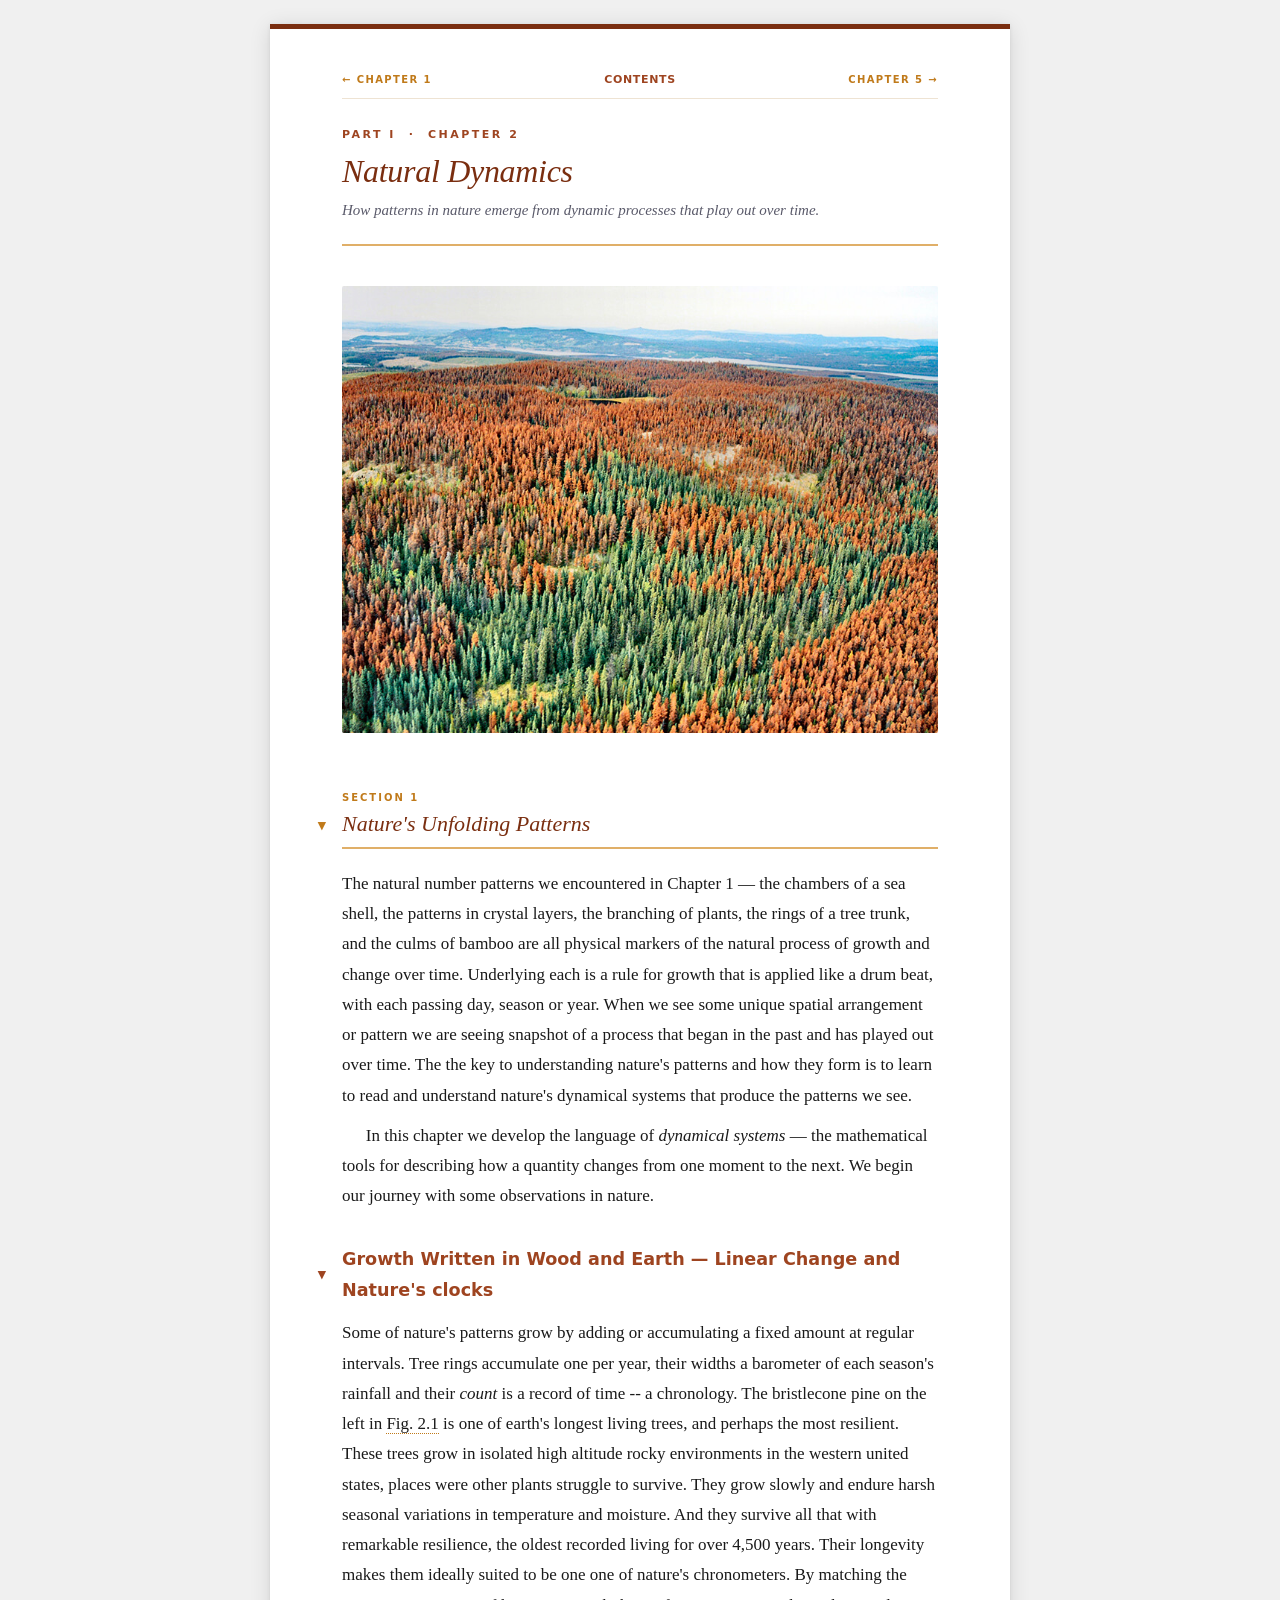
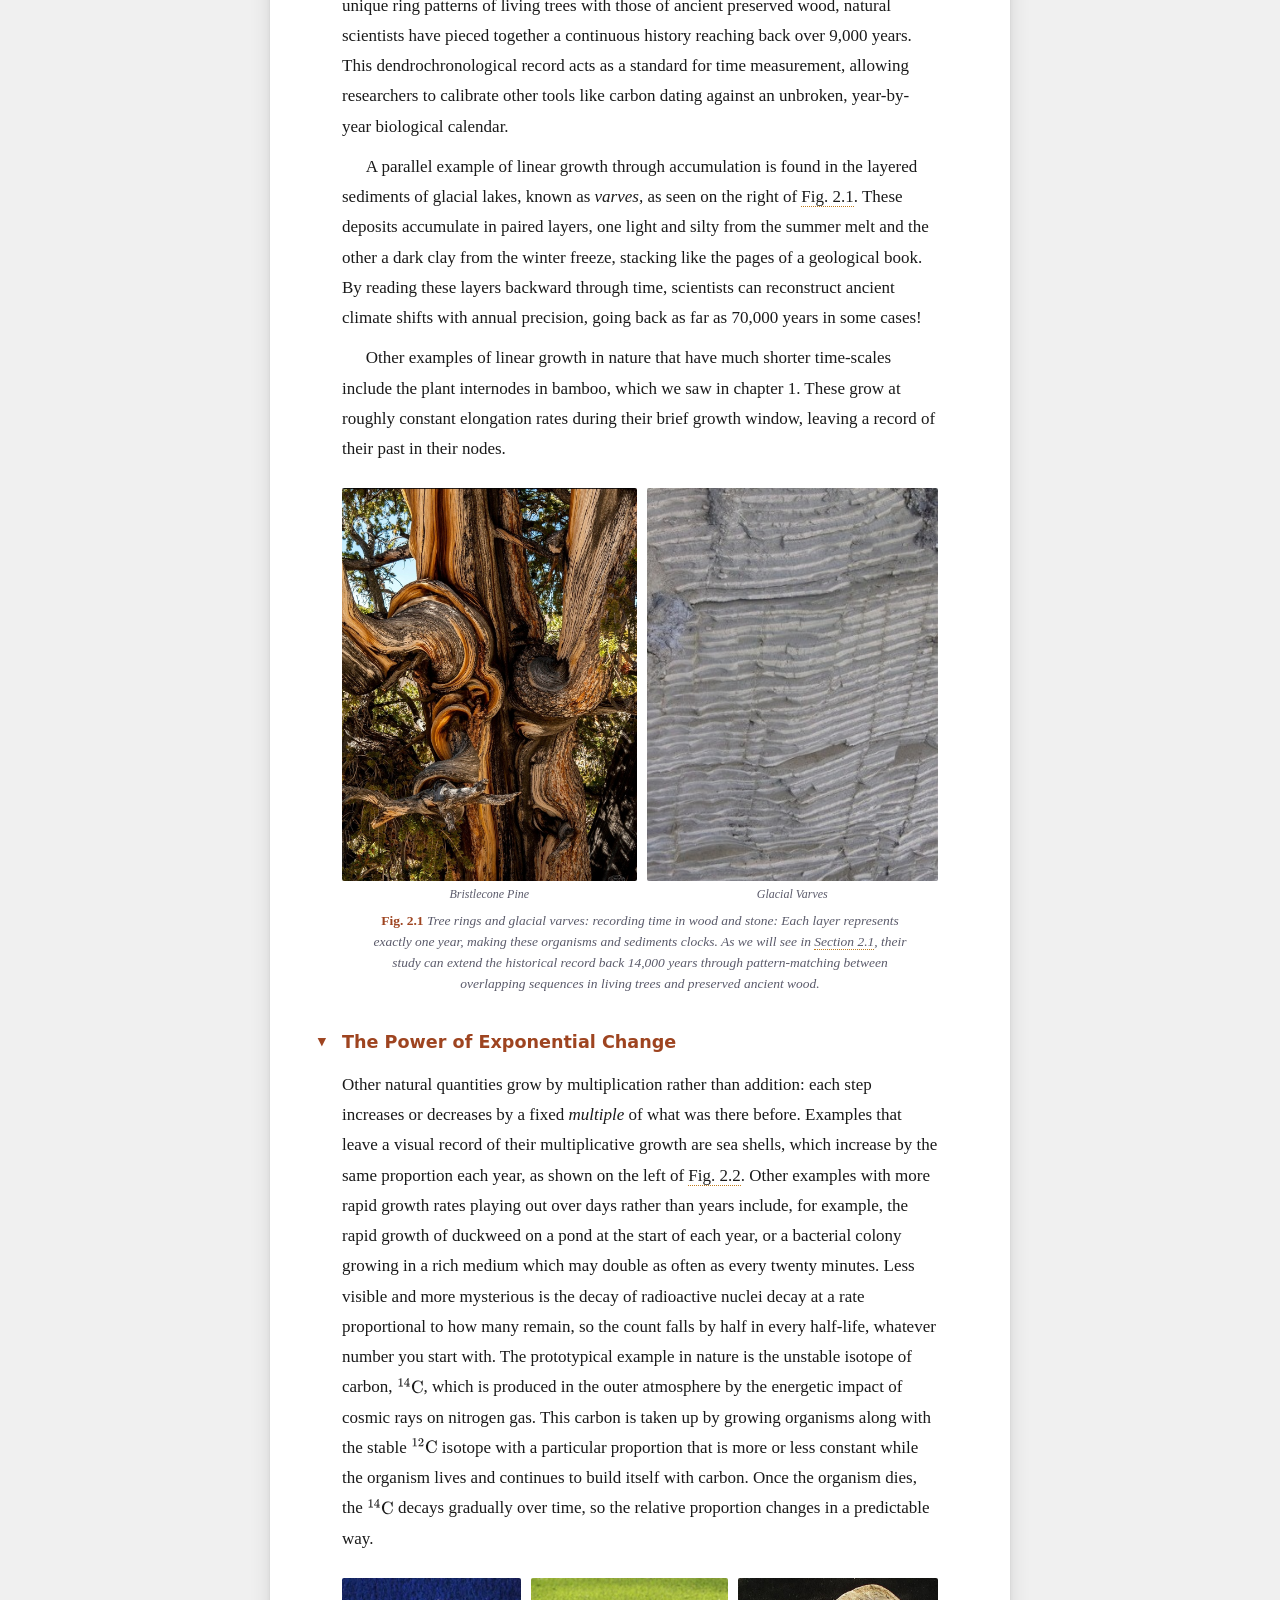
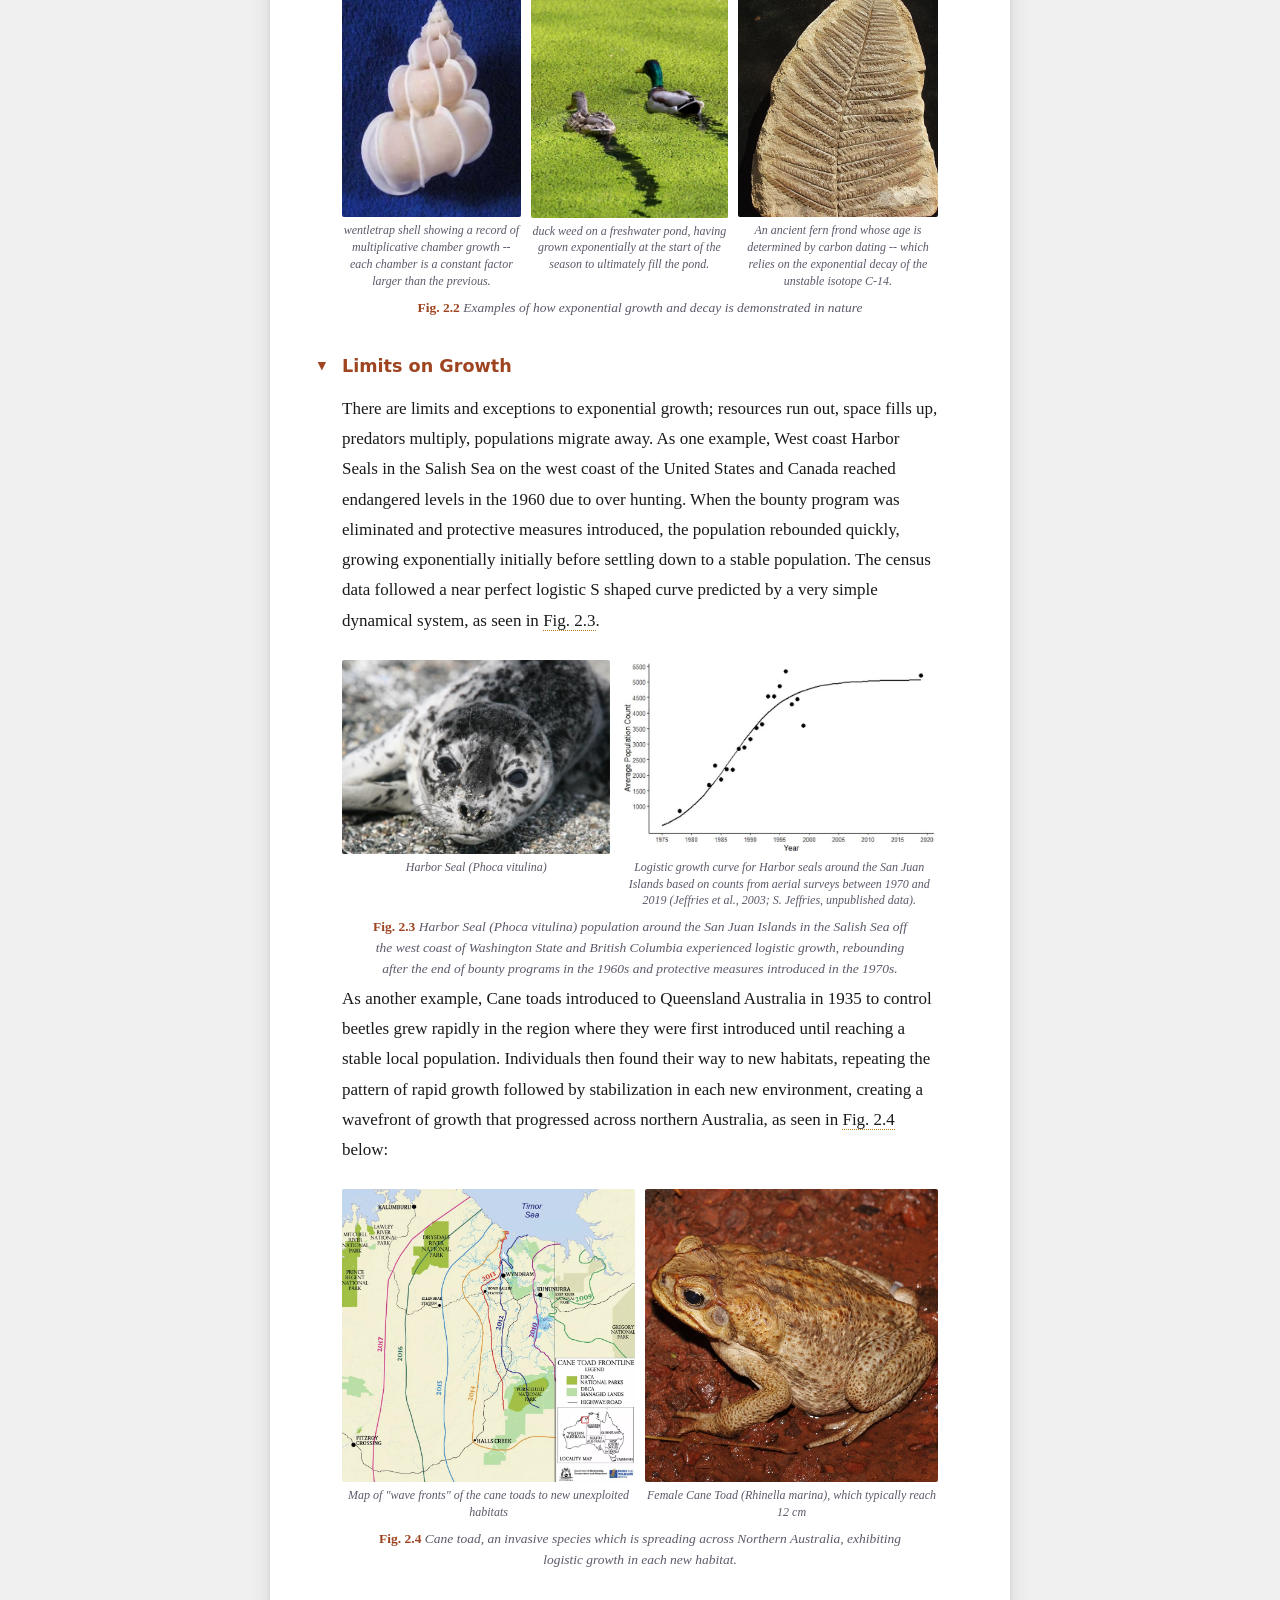
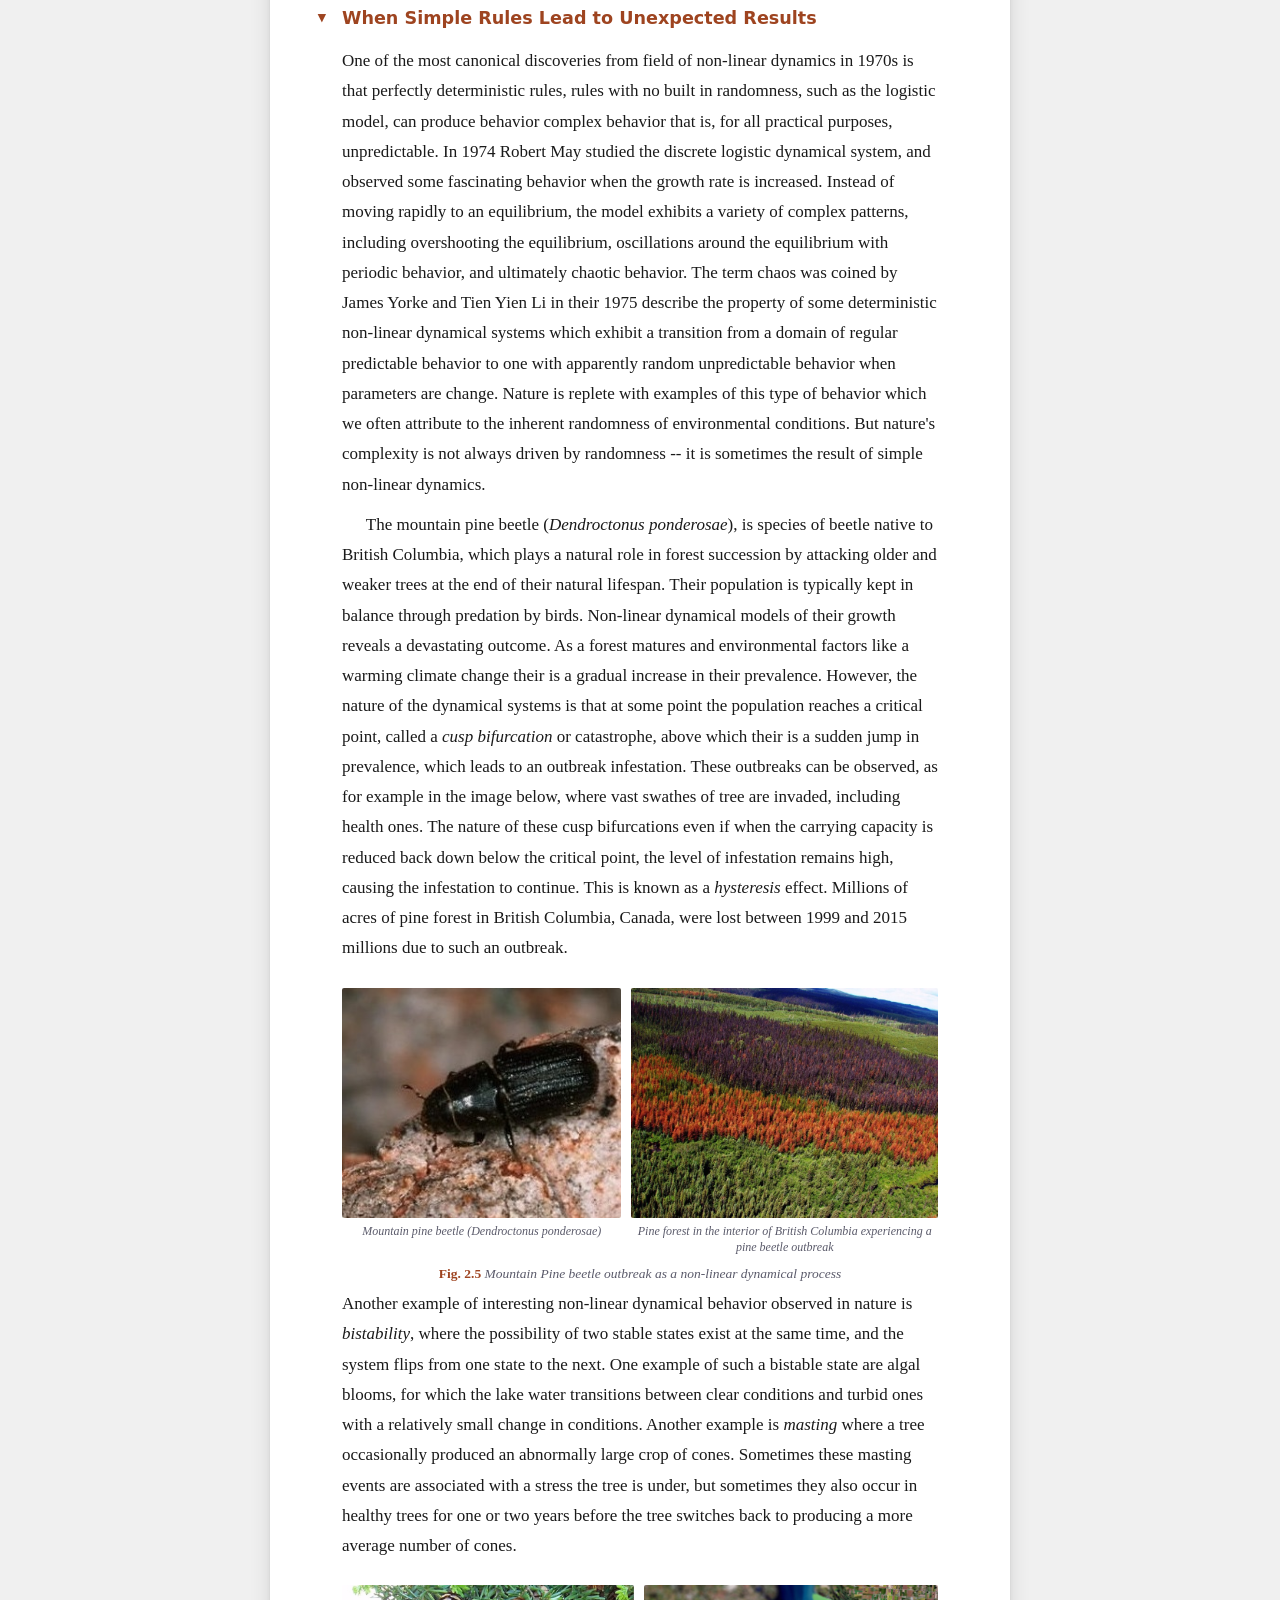
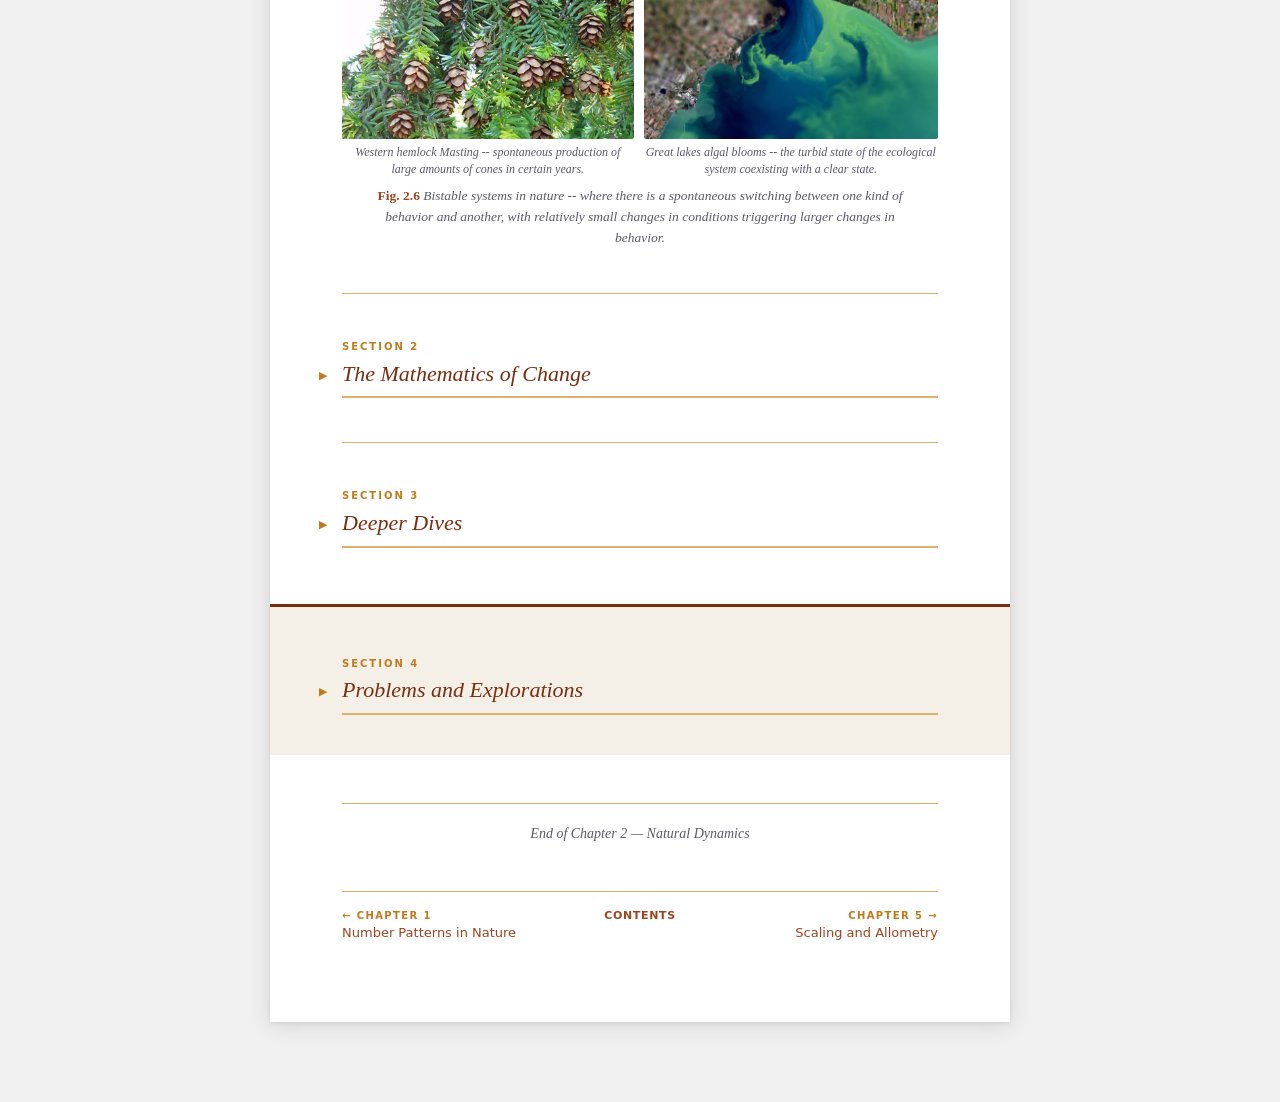
<file: natural-dynamics/natural-dynamics.html>
<!DOCTYPE html>
<html lang="en">
<head>
<meta charset="UTF-8">
<meta name="viewport" content="width=device-width, initial-scale=1.0">
<meta name="generator" content="Natural Order chapter format v6">
<title>Natural Order — Chapter 2: Natural Dynamics</title>
<link rel="stylesheet" href="../shared/book.css">
<script src="../shared/book.js"></script>
<script src="../shared/widgets.js" defer></script>
</head>
<body>
<div class="ch" data-chapter="2" data-numbering="auto">
  <nav class="ch-nav ch-nav-top"><a class="ch-nav-prev" href="../number-patterns/number-patterns.html"><span class="ch-nav-num">← Chapter 1</span> <span class="ch-nav-title">Number Patterns in Nature</span></a><a class="ch-nav-index" href="../index.html">Contents</a><a class="ch-nav-next" href="../size-and-shape/size-and-shape.html"><span class="ch-nav-num">Chapter 5 →</span> <span class="ch-nav-title">Scaling and Allometry</span></a></nav>
  <div class="ch-eyebrow">Part I &nbsp;·&nbsp; Chapter 2</div>
  <h1 class="ch-title">Natural Dynamics</h1>
  <p class="ch-subtitle">How patterns in nature emerge from dynamic processes that play out over time.</p>
  <hr class="ch-rule">
  <figure class="hero" id="fig-figure"><img src="images/hillsideweb-mountain-pine-beetle.jpg" alt="HillsideWEB-mountain pine beetle outbreak"></figure>
  <section class="sec" id="sec-nature-s-unfolding-patterns">
    <div class="sec-head">
      <span class="sec-label">Section 1</span>
      <h2>Nature's Unfolding Patterns</h2>
    </div>
    <p>The natural number patterns we encountered in Chapter 1 — the chambers of a sea shell, the patterns in crystal layers, the branching of plants, the rings of a tree trunk, and the culms of bamboo are all physical markers of the natural process of growth and change over time. Underlying each is a rule for growth that is applied like a drum beat, with each passing day, season or year. When we see some unique spatial arrangement or pattern we are seeing snapshot of a process that began in the past and has played out over time. The the key to understanding nature's patterns and how they form is to learn to read and understand nature's dynamical systems that produce the patterns we see.</p>
    <p>In this chapter we develop the language of <em>dynamical systems</em> — the mathematical tools for describing how a quantity changes from one moment to the next. We begin our journey with some observations in nature.</p>
    <section class="sub" id="sub-growth-written-wood-earth-linear-change">
      <h3 class="sub">Growth Written in Wood and Earth — Linear Change and Nature's clocks</h3>
      <p>Some of nature's patterns grow by adding or accumulating a fixed amount at regular intervals. Tree rings accumulate one per year, their widths a barometer of each season's rainfall and their <em>count</em> is a record of time -- a chronology. The bristlecone pine on the left in <a class="xref" href="#fig-tree-rings-glacial-varves-recording-time">Fig. 2.1</a> is one of earth's longest living trees, and perhaps the most resilient. These trees grow in isolated high altitude rocky environments in the western united states, places were other plants struggle to survive. They grow slowly and endure harsh seasonal variations in temperature and moisture. And they survive all that with remarkable resilience, the oldest recorded living for over 4,500 years. Their longevity makes them ideally suited to be one one of nature's chronometers. By matching the unique ring patterns of living trees with those of ancient preserved wood, natural scientists have pieced together a continuous history reaching back over 9,000 years. This dendrochronological record acts as a standard for time measurement, allowing researchers to calibrate other tools like carbon dating against an unbroken, year-by-year biological calendar.</p>
      <p>A parallel example of linear growth through accumulation is found in the layered sediments of glacial lakes, known as <em>varves,</em> as seen on the right of <a class="xref" href="#fig-tree-rings-glacial-varves-recording-time">Fig. 2.1</a>. These deposits accumulate in paired layers, one light and silty from the summer melt and the other a dark clay from the winter freeze, stacking like the pages of a geological book. By reading these layers backward through time, scientists can reconstruct ancient climate shifts with annual precision, going back as far as 70,000 years in some cases!</p>
      <p>Other examples of linear growth in nature that have much shorter time-scales include the plant internodes in bamboo, which we saw in chapter 1. These grow at roughly constant elongation rates during their brief growth window, leaving a record of their past in their nodes.</p>
      <figure class="photo-panel" id="fig-tree-rings-glacial-varves-recording-time">
        <div class="panel-row">
          <div class="panel-item" style="--ar:0.750"><img src="images/bristlecone-pine.jpg" alt="bristlecone pine"> <span class="panel-sub">Bristlecone Pine</span></div>
          <div class="panel-item" style="--ar:0.742"><img src="images/varves-02.jpg" alt="varves_02"> <span class="panel-sub">Glacial Varves</span></div>
        </div>
        <figcaption><strong>Fig. 2.1</strong> Tree rings and glacial varves: recording time in wood and stone: Each layer represents exactly one year, making these organisms and sediments clocks. As we will see in <a class="xref" href="#sub-patterns-time">Section 2.1</a>, their study can extend the historical record back 14,000 years through pattern-matching between overlapping sequences in living trees and preserved ancient wood.</figcaption>
      </figure>
    </section>
    <section class="sub" id="sub-power-exponential-change">
      <h3 class="sub">The Power of Exponential Change</h3>
      <p>Other natural quantities grow by multiplication rather than addition: each step increases or decreases by a fixed <em>multiple</em> of what was there before. Examples that leave a visual record of their multiplicative growth are sea shells, which increase by the same proportion each year, as shown on the left of <a class="xref" href="#fig-examples-how-exponential-growth-decay-demonstrated">Fig. 2.2</a>. Other examples with more rapid growth rates playing out over days rather than years include, for example, the rapid growth of duckweed on a pond at the start of each year, or a bacterial colony growing in a rich medium which may double as often as every twenty minutes. Less visible and more mysterious is the decay of radioactive nuclei decay at a rate proportional to how many remain, so the count falls by half in every half-life, whatever number you start with. The prototypical example in nature is the unstable isotope of carbon, ${}^{14}\text{C}$, which is produced in the outer atmosphere by the energetic impact of cosmic rays on nitrogen gas. This carbon is taken up by growing organisms along with the stable ${}^{12}\text{C}$ isotope with a particular proportion that is more or less constant while the organism lives and continues to build itself with carbon. Once the organism dies, the ${}^{14}\text{C}$ decays gradually over time, so the relative proportion changes in a predictable way.</p>
      <figure class="photo-panel" id="fig-examples-how-exponential-growth-decay-demonstrated">
        <div class="panel-row">
          <div class="panel-item" style="--ar:0.746"><img src="images/wentletrap.jpg" alt="wentletrap"> <span class="panel-sub">wentletrap shell showing a record of multiplicative chamber growth -- each chamber is a constant factor larger than the previous.</span></div>
          <div class="panel-item" style="--ar:0.823"><img src="images/duckweed-indepth.jpg" alt="duckweed-indepth"> <span class="panel-sub">duck weed on a freshwater pond, having grown exponentially at the start of the season to ultimately fill the pond.</span></div>
          <div class="panel-item" style="--ar:0.835"><img src="images/carbon-dating.jpg" alt="Carbon dating"> <span class="panel-sub">An ancient fern frond whose age is determined by carbon dating -- which relies on the exponential decay of the unstable isotope C-14.</span></div>
        </div>
        <figcaption><strong>Fig. 2.2</strong> Examples of how exponential growth and decay is demonstrated in nature</figcaption>
      </figure>
    </section>
    <section class="sub" id="sub-limits-growth">
      <h3 class="sub">Limits on Growth</h3>
      <p>There are limits and exceptions to exponential growth; resources run out, space fills up, predators multiply, populations migrate away. As one example, West coast Harbor Seals in the Salish Sea on the west coast of the United States and Canada reached endangered levels in the 1960 due to over hunting. When the bounty program was eliminated and protective measures introduced, the population rebounded quickly, growing exponentially initially before settling down to a stable population. The census data followed a near perfect logistic S shaped curve predicted by a very simple dynamical system, as seen in <a class="xref" href="#fig-harbor-seal-phoca-vitulina-population-around">Fig. 2.3</a>.</p>
      <figure class="photo-panel" id="fig-harbor-seal-phoca-vitulina-population-around">
        <div class="panel-row">
          <div class="panel-item" style="--ar:1.385"><img src="images/harbor-seal-pup-july.jpg" alt="Harbor+Seal+Pup+July+09+B.+Friel"> <span class="panel-sub">Harbor Seal (Phoca vitulina)</span></div>
          <div class="panel-item" style="--ar:1.638"><img src="images/logistic-growth-curve-harbor.jpg" alt="Logistic-growth-curve-of-the-harbor-seal-population-in-the-San-Juan-Islands-ie-San"> <span class="panel-sub">Logistic growth curve for Harbor seals around the San Juan Islands based on counts from aerial surveys between 1970 and 2019 (Jeffries et al., 2003; S. Jeffries, unpublished data).</span></div>
        </div>
        <figcaption><strong>Fig. 2.3</strong> Harbor Seal (Phoca vitulina) population around the San Juan Islands in the Salish Sea off the west coast of Washington State and British Columbia experienced logistic growth, rebounding after the end of bounty programs in the 1960s and protective measures introduced in the 1970s.</figcaption>
      </figure>
      <p>As another example, Cane toads introduced to Queensland Australia in 1935 to control beetles grew rapidly in the region where they were first introduced until reaching a stable local population. Individuals then found their way to new habitats, repeating the pattern of rapid growth followed by stabilization in each new environment, creating a wavefront of growth that progressed across northern Australia, as seen in <a class="xref" href="#fig-cane-toad-invasive-species-which-spreading">Fig. 2.4</a> below:</p>
      <figure class="photo-panel" id="fig-cane-toad-invasive-species-which-spreading">
        <div class="panel-row">
          <div class="panel-item" style="--ar:1.001"><img src="images/xcane-toad-spread-wa.jpg" alt="xCane-toad-spread-WA.jpg.pagespeed.ic.GA4-ggZ3zJ"> <span class="panel-sub">Map of "wave fronts" of the cane toads to new unexploited habitats</span></div>
          <div class="panel-item" style="--ar:1.000"><img src="images/canetoadfemale.jpg" alt="Canetoadfemale"> <span class="panel-sub">Female Cane Toad (Rhinella marina), which typically reach 12 cm</span></div>
        </div>
        <figcaption><strong>Fig. 2.4</strong> Cane toad, an invasive species which is spreading across Northern Australia, exhibiting logistic growth in each new habitat.</figcaption>
      </figure>
    </section>
    <section class="sub" id="sub-when-simple-rules-lead-unexpected-results">
      <h3 class="sub">When Simple Rules Lead to Unexpected Results</h3>
      <p>One of the most canonical discoveries from field of non-linear dynamics in 1970s is that perfectly deterministic rules, rules with no built in randomness, such as the logistic model, can produce behavior complex behavior that is, for all practical purposes, unpredictable. In 1974 Robert May studied the discrete logistic dynamical system, and observed some fascinating behavior when the growth rate is increased. Instead of moving rapidly to an equilibrium, the model exhibits a variety of complex patterns, including overshooting the equilibrium, oscillations around the equilibrium with periodic behavior, and ultimately chaotic behavior. The term chaos was coined by James Yorke and Tien Yien Li in their 1975 describe the property of some deterministic non-linear dynamical systems which exhibit a transition from a domain of regular predictable behavior to one with apparently random unpredictable behavior when parameters are change. Nature is replete with examples of this type of behavior which we often attribute to the inherent randomness of environmental conditions. But nature's complexity is not always driven by randomness -- it is sometimes the result of simple non-linear dynamics.</p>
      <p>The mountain pine beetle (<em>Dendroctonus ponderosae</em>), is species of beetle native to British Columbia, which plays a natural role in forest succession by attacking older and weaker trees at the end of their natural lifespan. Their population is typically kept in balance through predation by birds. Non-linear dynamical models of their growth reveals a devastating outcome. As a forest matures and environmental factors like a warming climate change their is a gradual increase in their prevalence. However, the nature of the dynamical systems is that at some point the population reaches a critical point, called a <em>cusp bifurcation</em> or catastrophe, above which their is a sudden jump in prevalence, which leads to an outbreak infestation. These outbreaks can be observed, as for example in the image below, where vast swathes of tree are invaded, including health ones. The nature of these cusp bifurcations even if when the carrying capacity is reduced back down below the critical point, the level of infestation remains high, causing the infestation to continue. This is known as a <em>hysteresis</em> effect. Millions of acres of pine forest in British Columbia, Canada, were lost between 1999 and 2015 millions due to such an outbreak.</p>
      <figure class="photo-panel" id="fig-mountain-pine-beetle-outbreak-as-non">
        <div class="panel-row">
          <div class="panel-item" style="--ar:1.215"><img src="images/mountain-pine-beetle-closeup.jpg" alt="mountain_pine_beetle_closeup_2"> <span class="panel-sub">Mountain pine beetle (Dendroctonus ponderosae)</span></div>
          <div class="panel-item" style="--ar:1.333"><img src="images/mountain-pine-beetle-outbreak.jpg" alt="mountain pine beetle outbreak BC"> <span class="panel-sub">Pine forest in the interior of British Columbia experiencing a pine beetle outbreak</span></div>
        </div>
        <figcaption><strong>Fig. 2.5</strong> Mountain Pine beetle outbreak as a non-linear dynamical process</figcaption>
      </figure>
      <p>Another example of interesting non-linear dynamical behavior observed in nature is <em>bistability</em>, where the possibility of two stable states exist at the same time, and the system flips from one state to the next. One example of such a bistable state are algal blooms, for which the lake water transitions between clear conditions and turbid ones with a relatively small change in conditions. Another example is <em>masting</em> where a tree occasionally produced an abnormally large crop of cones. Sometimes these masting events are associated with a stress the tree is under, but sometimes they also occur in healthy trees for one or two years before the tree switches back to producing a more average number of cones.</p>
      <figure class="photo-panel" id="fig-bistable-systems-nature-where-there-spontaneous">
        <div class="panel-row">
          <div class="panel-item" style="--ar:1.893"><img src="images/western-hemlock-images.jpg" alt="western-hemlock images"> <span class="panel-sub">Western hemlock Masting -- spontaneous production of large amounts of cones in certain years.</span></div>
          <div class="panel-item" style="--ar:1.911"><img src="images/algal-blooms-greatlakes-nasa.jpg" alt="Algal blooms Greatlakes-NASA-EarthObservatory-1200-628-2-4-25"> <span class="panel-sub">Great lakes algal blooms -- the turbid state of the ecological system coexisting with a clear state.</span></div>
        </div>
        <figcaption><strong>Fig. 2.6</strong> Bistable systems in nature -- where there is a spontaneous switching between one kind of behavior and another, with relatively small changes in conditions triggering larger changes in behavior.</figcaption>
      </figure>
    </section>
  </section>
  <section class="sec" id="sec-mathematics-change">
    <div class="sec-head">
      <span class="sec-label">Section 2</span>
      <h2>The Mathematics of Change</h2>
    </div>
    <p>We now develop the mathematical language for describing how quantities change over time, known as <em>dynamical systems. </em>A dynamical system is an equation or set of equations that tells us the next state or value of a quantity or quantities given information about the current state. We will start with rules that are familiar from chapter 1 and then extend to more complex systems that produce some rich and surprising behavior. We will explore the concept of fixed points and stability, bifurcations, and periodic behavior. We will learn a graphical technique for understanding any rule at a glance, and finally we will encounter to the extraordinary complexity lurking inside a deceptively simple nonlinear dynamical system.</p>
    <section class="sub" id="sub-patterns-time">
      <h3 class="sub">2.1 Patterns in Time</h3>
      <p>A <em>time series</em> is a sequence of values for a quantity $x$ taken at successive moments in time: the number of bacteria in a flask each hour, the width of a tree ring in each year, the size of a shell, etc. We write the value at time $t$ as $x_t$. While time itself runs continuously, many changes that we observe can be modeled in discrete units of time -- such as in days, seasons, generations <em>etc</em>. In these situations we use <em>discrete dynamical systems</em>, rather than continuous ones. For those who are curious, <a class="xref" href="#sec-deeper-dives">Section 3</a> makes the connection between discrete and continuous dynamical systems, the latter of which leads the topic of differential equations.</p>
      <p>The key idea of a discrete dynamical system is to find a model or rule that allows us to determine the current value $x_t$ from the previous value $x_{t-1}$.</p>
      <p>A discrete dynamical system is a recursive rule of the form: $$x_t=f(x_{t-1})\;,$$for some function $f(x)$, starting from some initial value $x_0$. This process allows us to determine $x_1$ from $x_0$. The process can then be iterated repeatedly creating the <em>time series </em><em>, $x_0, x_1, x_2, \dots$. </em>Another way to describe the time series in the language of dynamical systems, is the <em>orbit </em>of the function $f(x)$, starting with initial value $x_0$. Different initial values lead to different orbits.</p>
      <div class="callout" id="co-n1780437974593">
        <button class="callout-trigger" type="button"><span class="ct-badge">Further Explanation</span> <span class="ct-title">More general dynamical systems</span> <span class="ct-icon">▶</span></button>
        <div class="callout-body">
          <p>The discrete dynamical system above is a first order one-dimensional dynamical system. A second order dynamical system depends on more than one previous term in the time series. For example, a second order dynamical system depends on the previous two timesteps: $$x_t=f(x_{t-1},x_{t-2})\, .$$ To iterate such a system we need to the first two initial values $x_0$ and $x_1$. One example of a second order systems is the Fibonacci sequence: $$x_t=x_{t-1}+x_{t-2}\, \quad \text{with} \quad x_0=x_1=1\, .$$ The function in this case just adds the two terms.</p>
        </div>
      </div>
      <p>We start with two simple dynamical systems that lead to familiar families of time series. We introduce them side by side, then develop the properties of each in enough depth to use them fluently.</p>
      <p><strong>The additive rule.</strong> Suppose each step adds a fixed amount $d$:</p>
      <div class="eq">$$x_t = x_{t-1} + d$$</div>
      <p>Starting from $x_0$, an applying recursion step by step:</p>
      <div class="eq">$$x_1 = x_0 + d,\quad x_2 = x_0 + 2d,\quad x_3 = x_0 + 3d, \quad \ldots$$</div>
      <p>After $t$ steps, $x_t = x_0 + dt$. In this case is a <em>linear function</em> of time. The time series should be familiar as the arithmetic series we saw in chapter 1.</p>
      <p><strong>The multiplicative rule.</strong> Suppose each step multiplies by a fixed factor $r$:</p>
      <div class="eq">$$x_t = r \cdot x_{t-1}$$</div>
      <p>Applying recursion: $x_1 = rx_0,\; x_2 = r^2 x_0,\; x_3 = r^3 x_0, \;\ldots$ After $t$ steps, $x_t = x_0\, r^t$. This is an <em>exponential function</em> of time, and the time series should be familiar as the geometric series from chapter 1.</p>
      <div class="key-result" id="kr-2-1">
        <div class="kr-header"><span>Key Result — Two Fundamental Dynamical Models</span> <span class="kr-num">2.1</span></div>
        <div class="kr-body">
          <p>A quantity $x_t$ that changes by constant <strong>addition</strong> each step results in a <strong>linear</strong> time series; one that changes by <strong>multiplication</strong> by a constant factor results in an <strong>exponential</strong> time series:</p>
          <div class="eq">$$\text{Linear:}\quad x_t = x_0 + dt \qquad \qquad \text{Exponential:}\quad x_t = x_0\,r^t$$</div>
          <p>The linear series arises from the dynamical system $x_t = x_{t-1}+d$; the exponential from $x_t = r\,x_{t-1}$.</p>
        </div>
      </div>
      <div class="ibox" id="ibox-linexp">
  <div class="ititle" onclick="toggleIbox('ibox-linexp')">
    <span class="ib-badge">Exploration 2.1</span>
    <span class="ib-title">📈 Linear and Exponential Explorer</span>
    <span class="ib-icon" style>▶</span>
  </div>
  <div class="ib-body" style="display: none; padding: 20px 24px 16px;">
  <p style="font-size:0.93em;color:var(--muted);margin-bottom:14px;font-style:italic;">Adjust parameters to see how each model behaves. Use the <strong>Compare</strong> tab to see them side by side, and toggle <strong>Semi-log</strong> to see how the exponential becomes a straight line on a logarithmic scale. The axes stay put while you move the sliders, so you can see the shape change; press <strong>Rescale</strong> to fit them to the current curve.</p>

  <!-- Tabs -->
  <div class="tab-group" style="margin-bottom:16px;">
    <button class="tab-btn active" id="le-tab-lin" onclick="leSetTab('lin')">Linear</button>
    <button class="tab-btn" id="le-tab-exp" onclick="leSetTab('exp')">Exponential</button>
    <button class="tab-btn" id="le-tab-cmp" onclick="leSetTab('cmp')">Compare</button>
  </div>

  <!-- ── FORMULA DISPLAY ── -->
  <div class="func-display" id="le-formula" style="font-size:14px;margin-bottom:14px;min-height:26px;">\(x_t = 20 + 8\,t\)</div>

  <!-- ── CONTROLS (shown/hidden per tab) ── -->
  <div id="le-ctrls-lin" style>
    <div class="ctrl-row">
      <span class="ctrl-label" style="min-width:24px;font-style:normal;">$x_0$</span>
      <input id="le-lin-x0" max="100" min="0" step="1" type="range" value="20">
      <input id="le-lin-x0-num" max="100" min="0" step="1" style="width:60px;" type="number" value="20">
      <span class="ctrl-desc">initial value (intercept)</span>
    </div>
    <div class="ctrl-row">
      <span class="ctrl-label" style="min-width:24px;">$d$</span>
      <input id="le-lin-d" max="25" min="-15" step="0.5" type="range" value="8">
      <input id="le-lin-d-num" max="25" min="-15" step="0.5" style="width:60px;" type="number" value="8">
      <span class="ctrl-desc">slope (added per step)</span>
    </div>
  </div>

  <div id="le-ctrls-exp" style="display: none;">
    <div class="ctrl-row">
      <span class="ctrl-label" style="min-width:24px;font-style:normal;">$x_0$</span>
      <input id="le-exp-x0" max="100" min="1" step="1" type="range" value="10">
      <input id="le-exp-x0-num" max="100" min="1" step="1" style="width:60px;" type="number" value="10">
      <span class="ctrl-desc">initial value (intercept)</span>
    </div>
    <div class="ctrl-row">
      <span class="ctrl-label" style="min-width:24px;">$r$</span>
      <input id="le-exp-r" max="3.0" min="0.1" step="0.02" type="range" value="1.4">
      <input id="le-exp-r-num" max="3.0" min="0.1" step="0.02" style="width:60px;" type="number" value="1.40">
      <span class="ctrl-desc">growth factor (multiplied per step)</span>
    </div>
    <div class="ctrl-row" style="margin-top:4px;">
      <label style="font-family:var(--font-ui);font-size:13px;cursor:pointer;display:flex;align-items:center;gap:7px;">
        <input id="le-semilog" style="width:15px;height:15px;accent-color:var(--terra);" type="checkbox">
        <span>Semi-log scale (plot $\log_{10}(x_t)$ on vertical axis)</span>
      </label>
    </div>
  </div>

  <div id="le-ctrls-cmp" style="display:none;">
    <div style="display:flex;flex-wrap:wrap;gap:24px;">
      <div>
        <div style="font-family:var(--font-ui);font-size:12px;font-weight:700;color:#1a50a0;margin-bottom:8px;">LINEAR</div>
        <div class="ctrl-row">
          <span class="ctrl-label" style="min-width:24px;font-style:normal;">$x_0$</span>
          <input id="le-cmp-lx0" max="100" min="0" step="1" type="range" value="20">
          <input id="le-cmp-lx0-num" max="100" min="0" step="1" style="width:58px;" type="number" value="20">
        </div>
        <div class="ctrl-row">
          <span class="ctrl-label" style="min-width:24px;">$d$</span>
          <input id="le-cmp-ld" max="25" min="0" step="0.5" type="range" value="8">
          <input id="le-cmp-ld-num" max="25" min="0" step="0.5" style="width:58px;" type="number" value="8">
        </div>
      </div>
      <div>
        <div style="font-family:var(--font-ui);font-size:12px;font-weight:700;color:#b04020;margin-bottom:8px;">EXPONENTIAL</div>
        <div class="ctrl-row">
          <span class="ctrl-label" style="min-width:24px;font-style:normal;">$x_0$</span>
          <input id="le-cmp-ex0" max="100" min="1" step="1" type="range" value="20">
          <input id="le-cmp-ex0-num" max="100" min="1" step="1" style="width:58px;" type="number" value="20">
        </div>
        <div class="ctrl-row">
          <span class="ctrl-label" style="min-width:24px;">$r$</span>
          <input id="le-cmp-er" max="3.0" min="0.1" step="0.02" type="range" value="1.4">
          <input id="le-cmp-er-num" max="3.0" min="0.1" step="0.02" style="width:58px;" type="number" value="1.40">
        </div>
      </div>
    </div>
  </div>

  <!-- ── PROPERTIES READOUT ── -->
  <div id="le-props" style="font-family:var(--font-ui);font-size:13px;background:white;border:1px solid #ddd;border-radius:4px;padding:10px 14px;margin:12px 0;min-height:40px;color:var(--ink);line-height:1.7;"><strong>Intercept:</strong>  &nbsp;|&nbsp; 
              <strong>Slope:</strong>  &nbsp;|&nbsp; 
              <strong>Trend:</strong> growing</div>

  <!-- ── AXES ── -->
  <div class="ctrl-row" style="margin:4px 0 8px;gap:14px;">
    <label style="font-family:var(--font-ui);font-size:13px;cursor:pointer;display:flex;align-items:center;gap:7px;">
      <input checked id="le-lock" style="width:15px;height:15px;accent-color:var(--terra);" type="checkbox">
      <span>Lock axes</span>
    </label>
    <button class="btn" id="le-rescale" type="button">Rescale</button>
  </div>

  <!-- ── CANVAS ── -->
  <div class="widget-canvas-wrap">
    <canvas height="320" id="le-canvas" style="background:#faf8f5;border-radius:4px;display:block;max-width:100%;" width="520"></canvas>
  </div>

  <!-- ── VALUES TABLE ── -->
  <div style="margin-top:14px;overflow-x:auto;">
    <table id="le-table" style="border-collapse:collapse;font-family:var(--font-ui);font-size:12.5px;width:100%;max-width:520px;"><thead><tr style="background:var(--result-bg);">
      <th style="padding:5px 10px;border-bottom:2px solid var(--result-border);
                     font-weight:600;font-size:12px;text-align:right;white-space:nowrap;text-align:left;"></th><th style="padding:5px 10px;border-bottom:2px solid var(--result-border);
                     font-weight:600;font-size:12px;text-align:right;white-space:nowrap;"></th></tr></thead><tbody><tr><td style="padding:4px 10px;border-bottom:1px solid #e8e4de;text-align:left;font-size:12px;color:var(--muted);">0</td><td style="padding:4px 10px;border-bottom:1px solid #e8e4de;text-align:right;font-size:12px;">20</td></tr><tr><td style="padding:4px 10px;border-bottom:1px solid #e8e4de;text-align:left;font-size:12px;color:var(--muted);">1</td><td style="padding:4px 10px;border-bottom:1px solid #e8e4de;text-align:right;font-size:12px;">28</td></tr><tr><td style="padding:4px 10px;border-bottom:1px solid #e8e4de;text-align:left;font-size:12px;color:var(--muted);">2</td><td style="padding:4px 10px;border-bottom:1px solid #e8e4de;text-align:right;font-size:12px;">36</td></tr><tr><td style="padding:4px 10px;border-bottom:1px solid #e8e4de;text-align:left;font-size:12px;color:var(--muted);">3</td><td style="padding:4px 10px;border-bottom:1px solid #e8e4de;text-align:right;font-size:12px;">44</td></tr><tr><td style="padding:4px 10px;border-bottom:1px solid #e8e4de;text-align:left;font-size:12px;color:var(--muted);">4</td><td style="padding:4px 10px;border-bottom:1px solid #e8e4de;text-align:right;font-size:12px;">52</td></tr><tr><td style="padding:4px 10px;border-bottom:1px solid #e8e4de;text-align:left;font-size:12px;color:var(--muted);">5</td><td style="padding:4px 10px;border-bottom:1px solid #e8e4de;text-align:right;font-size:12px;">60</td></tr><tr><td style="padding:4px 10px;border-bottom:1px solid #e8e4de;text-align:left;font-size:12px;color:var(--muted);">6</td><td style="padding:4px 10px;border-bottom:1px solid #e8e4de;text-align:right;font-size:12px;">68</td></tr><tr><td style="padding:4px 10px;border-bottom:1px solid #e8e4de;text-align:left;font-size:12px;color:var(--muted);">7</td><td style="padding:4px 10px;border-bottom:1px solid #e8e4de;text-align:right;font-size:12px;">76</td></tr><tr><td style="padding:4px 10px;border-bottom:1px solid #e8e4de;text-align:left;font-size:12px;color:var(--muted);">8</td><td style="padding:4px 10px;border-bottom:1px solid #e8e4de;text-align:right;font-size:12px;">84</td></tr><tr><td style="padding:4px 10px;border-bottom:1px solid #e8e4de;text-align:left;font-size:12px;color:var(--muted);">9</td><td style="padding:4px 10px;border-bottom:1px solid #e8e4de;text-align:right;font-size:12px;">92</td></tr><tr><td style="padding:4px 10px;border-bottom:1px solid #e8e4de;text-align:left;font-size:12px;color:var(--muted);">10</td><td style="padding:4px 10px;border-bottom:1px solid #e8e4de;text-align:right;font-size:12px;">100</td></tr></tbody></table>
  </div>
  <div data-le-cfg="{}" id="le-sentinel"></div>
  </div><!-- end ib-body -->
</div>
      <h4 class="topic">Features of Linear Functions</h4>
      <p>The formula $x_t = x_0 + dt$ is a straight line when $x_t$ is plotted against $t$. Two parameters determine its properties:</p>
      <p>The initial values $x_0$ is the value of $x_t$ at time $t = 0$ and corresponds to the intercept on a graph of . It is where the line crosses the vertical axis. In a biological context, $x_0$ is the population size, ring count, or concentration at the beginning of the observation period.</p>
      <p>The <strong>slope</strong> $d$ is the change in $x_t$ per unit of time. If $d &gt; 0$, the quantity grows — the line rises from left to right. If $d &lt; 0$, it declines — the line falls. If $d = 0$, the quantity is constant (a horizontal line). Critically, the slope is the <em>same</em> everywhere on the line: a linear function grows by exactly the same amount in every equal time interval, no matter where you are on the timeline.</p>
      <div class="eq">$$\text{slope} = \frac{\Delta x}{\Delta t}= \frac{x_t - x_{t-1}}{1} = d$$</div>
      <p>This constancy of the step size $d$ is both the defining feature and the biological interpretation of linearity: each year adds the same number of rings, each day deposits the same thickness of sediment, each growth interval extends the plant by the same length.</p>
      <div class="callout" id="co-2-linear-vs-proportional">
        <button class="callout-trigger" type="button"><span class="ct-badge">Further Explanation</span> <span class="ct-title">Linear vs. proportional: does the line pass through the origin?</span> <span class="ct-icon">▶</span></button>
        <div class="callout-body">
          <p>A <em>proportional</em> relationship is a special case of a linear one for which $x_0 = 0$: the line passes through the origin, and doubling $t$ doubles $x_t$. Many physical laws are proportional, but natural time series are not when they start from a nonzero initial condition. When we say a tree adds rings "linearly," we mean the count grows by the same amount each year, not that the count is proportional to age. The distinction matters when reading graphs: a line that does not describe proportionality.</p>
        </div>
      </div>
      <div class="example" id="ex-2-pine-linear">
        <button class="example-trigger" type="button"><span class="ex-badge">Example 2.1</span> <span class="ex-title">Bristlecone pine: a linear time series embedded in wood</span> <span class="ex-icon">▶</span></button>
        <div class="example-body">
          <p>A cross-section of a bristlecone pine from the White Mountains of California shows thousands of annual rings. These are some of the longest living species of trees on earth. Because each ring marks exactly one year's growth, the <em>cumulative ring count</em> is like a clock recording the passage of time in wood.</p>
          <p>The total radius is approximately a linear function $R_t = R_0 + \bar{w}\,t$, where $\bar{w}$ is the mean annual ring width. $\bar{w}$ is found from the slope of the $R$ vs $t$ linear graph. For a high-altitude bristlecone pine, $\bar{w}$ might be as small as 0.3–0.5 mm per year; for a tree in better conditions it could be 1–2 mm per year. The slope of the line for each tree encodes details of the natural environment in which it grew, such as climate and altitude. Moreover, the pattern of annual variations in the width of each ring tells a story about significant events like droughts and floods and fires. Natural historians can piece together these patterns from multiple trees to create record that extends back over 8,000 years, using the following method.</p>
          <p><strong>Building the ch</strong><strong>ronology by matching patterns.</strong> <br> Consider two overlapping wood sections:</p>
          <ul>
            <li><strong>Sample A</strong>: a living tree, cores showing 2,500 rings, spanning calendar years 475 BCE to 2025 CE.</li>
            <li><strong>Sample B</strong>: a preserved stump found at high altitude, showing 3500 rings. The pattern of the last 800 outer rings matches the inner 800 rings of Sample A — meaning they were both alive during the same period and experienced the same pattern of good and bad years.</li>
          </ul>
          <p>The outermost ring of Sample B (the tree's death year) lines up with year 325 BCE in the chronology, so the innermost ring of Sample B dates to 3,125 BCE. This process can be repeated for multiple samples extending the chronology back further. This is the power of the linear clock: it gives an absolute, countable time reference onto which other measurements can be anchored.</p>
          <p><strong>Connection to Carbon-14 dating.</strong></p>
          <p>Because the record of tree rings ban be linked so far back in time, it can be compared with the C-14 method of dating organic materials. The two methods — linear counting of tree rings (dendrochronology) and exponential decay (radiocarbon) — provide independent, cross-checking estimates of the same calendar date. Indeed tree rings provide a way of calibrating C-14 dating, in ways that we'll touch on in a worked example below.</p>
        </div>
      </div>
      <h4 class="topic">Features of Exponential Functions</h4>
      <p>The exponential function $x_t = x_0\,r^t$ behaves very differently from the linear model. Two values determine its form: the initial value $x_0$ (still the intercept at $t=0$, since $r^0 = 1$) and the <em>growth factor</em> $r$.</p>
      <p>The growth factor $r$ specifies how much $x_t$ is multiplied by at each step. It plays a similar structural role as the slope $d$ in the linear model, but instead of adding, it multiplies. Its value determines the qualitative behavior:</p>
      <figure id="tab-growth-factor-qualitative-behavior">
        <div class="table-wrap">
          <table>
            <thead>
              <tr>
                <th>Value of $r$</th>
                <th>Behavior</th>
                <th>Example</th>
              </tr>
            </thead>
            <tbody>
              <tr>
                <td>$r &gt; 1$</td>
                <td>Growth — sequence increases</td>
                <td>Bacterial colony, $r=2$ per generation</td>
              </tr>
              <tr>
                <td>$r = 1$</td>
                <td>Constant — no change</td>
                <td>Stable population at equilibrium</td>
              </tr>
              <tr>
                <td>$0 &lt; r &lt; 1$</td>
                <td>Decay — sequence decreases toward 0</td>
                <td>Radioactive ${}^{14}\text{C}$, $r \approx 0.99988$ per year</td>
              </tr>
              <tr>
                <td>$r = 0$</td>
                <td>Immediate collapse to 0</td>
                <td>Extinction with no reproduction</td>
              </tr>
              <tr>
                <td>$-1 &lt; r &lt; 0$</td>
                <td>Oscillating decay — alternates sign, shrinks</td>
                <td>Some predator–prey models near equilibrium</td>
              </tr>
            </tbody>
          </table>
        </div>
        <figcaption><strong>Table 2.1</strong> Growth factor $r$ and qualitative behavior of $x_t = x_0 r^t$.</figcaption>
      </figure>
      <p><strong>Percentage Change</strong><br>The percentage change per step is $\frac{x_t-x_{t-1}}{x_{t-1}}\times 100\%=(r - 1) \times 100\%.$ A bacterial strain with $r = 1.5$ per hour is growing at 50% per hour. A drug with $r = 0.87$ per day is being eliminated at 13% per day. Similarly if there is a constant percentage change $p$, the growth is exponential with growth factor $r=1+\frac{p}{100}$.</p>
      <p><strong>The key contrast with linear growth.</strong> A linear function <em>adds</em> $d$ in every equal interval. An exponential function <em>multiplies</em> by $r$ in every equal interval. These two patterns are visually similar in the short run when growth is slow, but diverge dramatically over time. An exponential function — even with a growth factor only slightly above 1 — eventually overtakes any linear function. This is why a population growing at even 1% per year will eventually dwarf one growing by a fixed number per year, given enough time.</p>
      <p><strong>The semi-log test.</strong> A practical way to distinguish the two: plot the data on a <em>semi-logarithmic</em> scale — ordinary $t$-axis, but $\log x_t$ on the vertical axis. If the relationship is exponential, $\log x_t = \log x_0 + t \log r$, which is a <em>straight line</em> with slope $\log r$. If it is linear, the semi-log plot will be curved. This is the standard first diagnostic in any empirical data analysis.</p>
      <p><strong>Doubling time and half-life.</strong> For an exponential model with $r &gt; 1$, the <em>doubling time is </em>the time to double from any starting value is a useful measure for comparison purposes. Setting $x_t = 2x_0$</p>
      <div class="eq">$$x_0\,r^t = 2x_0 \implies r^t = 2 \implies t = \frac{\log 2}{\log r}$$</div>
      <p>For decay ($0 &lt; r &lt; 1$), the same formula gives the <em>half-life</em> $T_{1/2}$ — the time for a quantity to halve — by setting $r^t = 1/2$ and solving. Notice, the doubling time and half-life do not depend on the initial value $x_0$.</p>
      <div class="key-result" id="kr-2-2">
        <div class="kr-header"><span>Key Result — Doubling Time and Half-Life</span> <span class="kr-num">2.2</span></div>
        <div class="kr-body">
          <p>For the exponential model $x_t = x_0 r^t$, the time to double ($r&gt;1$) or halve ($r&lt;1$) is:</p>
          <div class="eq">$$T = \frac{\log 2}{\log r} = \frac{\ln 2}{\ln r}$$</div>
          <p>This constant is the same starting from any initial value $x_0$.</p>
        </div>
      </div>
      <div class="example" id="ex-2-c14">
        <button class="example-trigger" type="button"><span class="ex-badge">Example 2.2</span> <span class="ex-title">Carbon-14 dating: cross-checking the bristlecone pine calendar</span> <span class="ex-icon">▶</span></button>
        <div class="example-body">
          <p>Carbon-14 is produced continuously in the upper atmosphere due to the action of cosmic rays on nitrogen gas. It incorporated into living tissue in proportion to its relative abundance compare with Carbon-12. Once an organism dies, no new carbon is incorporated, and the existing ${}^{14}\text{C}$ decays with half-life $T_{1/2} = 5{,}730$ years. After $t$ years, the fraction remaining is:</p>
          <div class="eq">$$f_t = \left(\tfrac{1}{2}\right)^{t/5730} = r^t \quad \text{where}\quad r = \left(\tfrac{1}{2}\right)^{1/5730} \approx 0.99988 \text{ per year}$$</div>
          <p><strong>Inverting the formula — dating an unknown sample.</strong> A piece of ancient wood shows $f = 0.846$ (84.6% of modern ${}^{14}\text{C}$ levels). How old is it? We solve:</p>
          <div class="eq">$$0.846 = (0.5)^{t/5730} \implies \frac{t}{5730} = \frac{\ln 0.846}{\ln 0.5} = \frac{-0.1671}{-0.6931} \approx 0.241$$</div>
          <div class="eq">$$t \approx 0.241 \times 5730 \approx 1{,}380 \text{ years before present}$$</div>
          <p><strong>The connection to the linear chronology.</strong> This method of dating wood can be used to cross reference dating done by ring counting, or dendrochronology, such as in the bristlecone pine example. The two methods agree very closely: the linear tree-ring clock (counting physical rings) and the exponential radiocarbon clock (measuring atomic decay) give approximately the same date.</p>
          <p>Indeed the bristlecone pine chronology provides a <em>calibration curve</em> for radiocarbon dating. Because we know the precise calendar date of every ring in the chronology, and we can measure the ${}^{14}\text{C}$ level in each ring, we have a direct record of how atmospheric ${}^{14}\text{C}$ has varied over 12,000 years. While the has been fairly constant, there are variations that occur — dues changes in solar activity that can cause fluctuations over short periods of time. Key cosmic events from the past, which are recorded in wood rings as spikes in ${}^{14}\text{C}$ levels, are known as <em>Miyake </em>events, after Japanese physicist, Fusa Miyake, who first discovered them while she was completing her PhD.</p>
        </div>
      </div>
      <div class="example" id="ex-2-bacteria">
        <button class="example-trigger" type="button"><span class="ex-badge">Example 2.3</span> <span class="ex-title">Bacterial growth: the relentlessness of doubling</span> <span class="ex-icon">▶</span></button>
        <div class="example-body">
          <p>A single <em>E. coli</em> cell in optimal conditions divides approximately every 20 minutes. Starting with $x_0 = 1$ cell, the population after $n$ doublings would be $x_n = 2^n$. After 10 hours (30 doublings), the count reaches $2^{30} \approx 10^9$ — a billion cells in a small flask, invisible at the start, now a cloudy broth. After 24 hours of uninterrupted doubling: $2^{72} \approx 5 \times 10^{21}$ cells — a mass roughly equal to the Empire State building. This, of course, never happens, because factors like space and nutrient constraints limit the growth. We will explore one model for how to address these constraints in <a class="xref" href="#sub-non-linear-dynamics-from-order-chaos">Section 2.4</a> -- with some fascinating results.</p>
          <p>The doubling time formula gives a useful mental shortcut for any $r$: For example, if a population grows at 7% per year ($r = 1.07$), the doubling time is $T = \log 2 / \log 1.07 \approx 10.2$ years — very close to $70/7 = 10$. This approximation, $T \approx 70/p$ where $p$ is the percentage growth rate, is called the <em>rule of 70</em> and is accurate to within a few percent for $p &lt; 15\%$.</p>
        </div>
      </div>
    </section>
    <section class="sub" id="sub-linear-dynamical-systems">
      <h3 class="sub">2.2 Linear Dynamical Systems</h3>
      <p>Both models in <a class="xref" href="#sub-patterns-time">Section 2.1</a> are special cases of a slightly more general dynamical system. Suppose each time step a quantity is multiplied by factor $r$ <em>and</em> added to by constant $d$:</p>
      <div class="eq">$$x_t = r\,x_{t-1} + d$$</div>
      <p>This richer modal, which arises naturally in a variety of circumstances, is called a <em>linear dynamical system, </em>because the recursive dynamical function $f(x)$ is linear in $x$.</p>
      <p>Consider the following example: each year in a mountain valley, a fraction $r$ of the resident mule deer herd survives the winter — the rest succumb to predation, starvation, or hunting — and $d$ new animals disperse in from neighboring valleys in spring.</p>
      <p><strong>What happens in the long run?</strong> Suppose a wildlife ecologist begins monitoring a small deer herd of $x_0 = 20$ animals. Annual winter survival is $r = 0.8$ (20% mortality), and each spring $d = 15$ deer disperse in from neighboring valleys. The rule is $x_t = 0.8\,x_{t-1} + 15$. Iterating:</p>
      <div class="eq">$$x_1 = 31, \quad x_2 = 39.8, \quad x_3 = 46.8, \quad x_4 = 52.5, \quad x_5 = 57.0, \quad \ldots$$</div>
      <p>The values are increasing but slowing. Will they increase indefinitely or converge to some limit. To see if there is a limit, we ask: is there a value $x^*$ such that if the system reaches $x^*$, it stays there forever. Setting $x_t = x_{t-1} = x^*$:</p>
      <div class="eq">$$x^* = r\,x^* + d \implies x^*(1-r) = d \implies x^* = \frac{d}{1-r}$$</div>
      <p>For our deer herd: $x^* = 15/(1-0.8) = 75$ animals. This is the <em> steady-state imposed by the immigration–mortality balance</em> — the herd size the valley tends toward from any starting point, as long as the survival rate and immigration rate remain constant. Such a self-mapping value is called a <em>fixed point</em> of the system.</p>
      <div class="key-result" id="kr-2-3">
        <div class="kr-header"><span>Key Result — Fixed Point of the Linear Dynamical System</span> <span class="kr-num">2.3</span></div>
        <div class="kr-body">
          <p>The dynamical systems $x_t = r\,x_{t-1} + d$ has a unique fixed point (when $r \neq 1$):</p>
          <div class="eq">$$x^* = \frac{d}{1-r}$$</div>
          <p>If the systems start exactly at the fixed point, it will stay there.</p>
        </div>
      </div>
      <p><strong>Stability.</strong> A fixed point is <em>stable</em> or <em>attracting </em>if points close the fixed pointed get closer to the fixed point over time, and <em>unstable</em> or <em>repelling</em>, if they wander away from it.</p>
      <p>To see when a fixed point is stable or unstable, define the <em>error</em> $e_t = x_t - x^*$ as the distance of the the current value is from the fixed point. Substituting into the rule:</p>
      <div class="eq">$$\begin{eqnarray}e_t &amp;=&amp; x_t - x^* = (r\,x_{t-1}+d) - x^* = rx_{t-1}+d-x^* \\&amp;=&amp; rx_{t-1}-rx*=r\,e_{t-1}\end{eqnarray}$$</div>
      <p>So the error at each step is simply multiplied by $r$, so $e_t = r^t\,e_0$. The error shrinks to zero if and only if $|r| &lt; 1$. If $|r| &gt; 1$, the error grows exponentially — the system diverges from the fixed point no matter how close it starts. Note: is the <em>slope </em>of the linear dynamical function . This observation will be important for future sections.</p>
      <div class="key-result" id="kr-2-4">
        <div class="kr-header"><span>Key Result — Stability of the Linear Fixed Point</span> <span class="kr-num">2.4</span></div>
        <div class="kr-body">
          <p>The fixed point $x^* = d/(1-r)$ of the rule $x_t = r\,x_{t-1}+d$ is:</p>
          <p><strong>Stable</strong> (attracting): if $|r| &lt; 1$. The error decays as $e_t = r^t e_0 \to 0$.</p>
          <p><strong>Unstable</strong> (repelling): if $|r| &gt; 1$. The error grows; $x_t$ diverges away from $x^*$.</p>
          <p>At $r = 1$ the rule is $x_t = x_{t-1} + d$ — pure linear growth with no fixed point.</p>
        </div>
      </div>
      <div class="example" id="ex-2-drug">
        <button class="example-trigger" type="button"><span class="ex-badge">Example 2.4</span> <span class="ex-title">Pharmacokinetics: drug dosing to steady state</span> <span class="ex-icon">▶</span></button>
        <div class="example-body">
          <p>A patient takes 150 mg of a medication each day. The drug has a 24-hour half-life, so each day half the remaining drug is eliminated: the retention factor is $r = 0.5$. The rule is $x_t = 0.5\,x_{t-1} + 150$. Starting from $x_0 = 0$:</p>
          <div class="eq">$$x_1 = 150,\quad x_2 = 225,\quad x_3 = 262.5,\quad x_4 = 281.25,\quad \ldots$$</div>
          <p>The fixed point, or steady-state concentration is $x^* = 150/(1-0.5) = 300$ mg. Clinically, this is the <em>maintenance level</em> that pharmacologists design for: the dose $d$ is chosen so that $x^*$ falls within the therapeutic window (high enough to be effective, low enough to avoid toxicity). If we instead want to reach $x^*$ quickly, we might give a larger first <em>loading dose</em> — in effect, starting the iteration from $x_0 \approx x^*$ rather than $x_0 = 0$.</p>
          <p>The approach to steady state: $e_t = (0.5)^t \cdot 300$ mg, so after 5 days, $e_5 = 300/32 \approx 9$ mg, less than 3% of the target. After 7 days (seven half-lives), $e_7 &lt; 300/128 \approx 2.3$ mg, less than 1%. The rule of thumb in pharmacology — <em>steady state is reached in 4–5 half-lives</em> — follows directly from the stability analysis.</p>
        </div>
      </div>
      <div class="example" id="ex-2-immigration">
        <button class="example-trigger" type="button"><span class="ex-badge">Example 2.5</span> <span class="ex-title">Plant populations with seed rain</span> <span class="ex-icon">▶</span></button>
        <div class="example-body">
          <p>An isolated meadow contains a population of annual plants. Each year, a fraction $r = 0.3$ of seeds survive and reproduce (low survival in this harsh habitat), but $d = 200$ seeds blow in from surrounding areas. The dynamical systems is $x_t = 0.3\,x_{t-1} + 200$, with fixed point $x^* = 200/(1-0.3) \approx 286$ plants. Since $|r| = 0.3 &lt; 1$, this equilibrium is stable. If we fenced out the seed rain ($d = 0$), the fixed point would collapse to zero — the population would go extinct. This model captures the concept of a <em>rescue effect</em> in island biogeography: populations on isolated patches can persist at low density only because of immigration from the mainland, not because of their own reproductive success.</p>
        </div>
      </div>
      <div class="callout" id="co-2-geomseries">
        <button class="callout-trigger" type="button"><span class="ct-badge">Further Explanation</span> <span class="ct-title">Why the fixed point formula works: uncovering the geometric series</span> <span class="ct-icon">▶</span></button>
        <div class="callout-body">
          <p>Starting from $x_0 = 0$, iterating the rule $x_t = rx_{t-1} + d$ gives $x_t = d(1 + r + r^2 + \cdots + r^{t-1})$. This is a geometric series with ratio $r$. When $|r| &lt; 1$, the sum converges to $\frac{d}{1-r} = x^*$. The fixed-point formula is simply the sum of an infinite geometric series in disguise. When $|r| \geq 1$, the series diverges — consistent with the fixed point being unstable or repelling.</p>
        </div>
      </div>
      <h4 class="topic">Negative growth factors and oscillatory dynamics</h4>
      <p>So far we have assumed $r \geq 0$: each step multiplies the current value by a non-negative number. But nothing in the algebra requires that be positive. A negative $r$ causes a sign reversal at every step. The rule $x_t = rx_{t-1} + d$ with $r &lt; 0$ still has the same fixed point $x^* = d/(1-r)$ and the same error recursion $\epsilon_t = r^t \epsilon_0$. What changes is the <em>sign</em> of $r^t$: it alternates at every step, producing an orbit that bounces above and below $x^*$ rather than approaching it from one side.</p>
      <p>Three qualitatively distinct behaviors emerge, depending on $|r|$:</p>
      <figure id="tab-growth-factor-orbits">
        <div class="table-wrap">
          <table>
            <thead>
              <tr>
                <th>Value of $r$</th>
                <th>$r^t$ behavior</th>
                <th>Orbit</th>
              </tr>
            </thead>
            <tbody>
              <tr>
                <td>$-1 &lt; r &lt; 0$</td>
                <td>alternating sign, shrinking</td>
                <td>damped oscillations — stable</td>
              </tr>
              <tr>
                <td>$r = -1$</td>
                <td>alternating $\pm 1$</td>
                <td>permanent oscillation — neutral</td>
              </tr>
              <tr>
                <td>$r &lt; -1$</td>
                <td>alternating sign, growing</td>
                <td>growing oscillations — unstable</td>
              </tr>
            </tbody>
          </table>
        </div>
      </figure>
      <p>The stability criterion from <a class="xref" href="#kr-2-4">Key Result 2.4</a> still applies: the fixed point is stable if and only if $|r| &lt; 1$. What the negative sign adds is the oscillatory character of convergence.</p>
      <figure id="fig-e-three-orbits-all-sharing-fixed">
        <svg style="max-width:100%;display:block;margin:0 auto;" viewBox="0 0 520 252" xmlns="http://www.w3.org/2000/svg">
  <rect fill="#faf8f5" height="252" rx="3" width="520"></rect>
  <!-- Light grid -->
  <line stroke="#e0ddd8" stroke-width="0.7" x1="55" x2="505" y1="50" y2="50"></line>
  <line stroke="#e0ddd8" stroke-width="0.7" x1="55" x2="505" y1="85" y2="85"></line>
  <line stroke="#e0ddd8" stroke-width="0.7" x1="55" x2="505" y1="155" y2="155"></line>
  <line stroke="#e0ddd8" stroke-width="0.7" x1="55" x2="505" y1="190" y2="190"></line>
  <!-- y=0 dashed reference -->
  <line stroke="#bbb" stroke-dasharray="5,4" stroke-width="1" x1="55" x2="505" y1="190" y2="190"></line>
  <!-- x*=1 green dashed -->
  <line stroke="#4a9a6a" stroke-dasharray="8,4" stroke-width="1.3" x1="55" x2="505" y1="120" y2="120"></line>
  <text fill="#4a9a6a" font-family="system-ui,sans-serif" font-size="10" text-anchor="start" x="508" y="124">x*</text>
  <!-- Axes -->
  <line stroke="#888" stroke-width="1.5" x1="55" x2="55" y1="15" y2="228"></line>
  <line stroke="#888" stroke-width="1.5" x1="55" x2="505" y1="228" y2="228"></line>
  <!-- x-axis ticks and labels -->
  <text fill="#666" font-family="system-ui,sans-serif" font-size="10.5" text-anchor="middle">
    <tspan dy="0" x="55"></tspan><tspan x="55" y="242">0</tspan>
    <tspan x="145" y="242">2</tspan>
    <tspan x="235" y="242">4</tspan>
    <tspan x="325" y="242">6</tspan>
    <tspan x="415" y="242">8</tspan>
    <tspan x="505" y="242">10</tspan>
  </text>
  <text fill="#555" font-family="Palatino,Georgia,serif" font-size="11.5" font-style="italic" text-anchor="middle" x="280" y="252">t</text>
  <!-- y-axis ticks and labels -->
  <text fill="#666" font-family="system-ui,sans-serif" font-size="10.5" text-anchor="end">
    <tspan x="49" y="194">0</tspan>
    <tspan x="49" y="159">0.5</tspan>
    <tspan x="49" y="124">1</tspan>
    <tspan x="49" y="89">1.5</tspan>
    <tspan x="49" y="54">2</tspan>
  </text>
  <text fill="#555" font-family="Palatino,Georgia,serif" font-size="12" font-style="italic" text-anchor="middle" transform="rotate(-90,13,120)" x="13" y="120">xₜ</text>

  <!-- Series 1: r=0.5 (blue) monotone convergence -->
  <polyline fill="none" points="55,36 100,78 145,99 190,109.5 235,115 280,117.5 325,118.7 370,119.4 415,119.7 460,119.9 505,120" stroke="#1a50a0" stroke-width="2"></polyline>
  <g fill="#1a50a0">
    <circle cx="55" cy="36" r="3.5"></circle>
    <circle cx="100" cy="78" r="3.5"></circle>
    <circle cx="145" cy="99" r="3.5"></circle>
    <circle cx="190" cy="109.5" r="3.5"></circle>
    <circle cx="235" cy="115" r="3.5"></circle>
    <circle cx="280" cy="117.5" r="3.5"></circle>
    <circle cx="325" cy="118.7" r="3.5"></circle>
    <circle cx="370" cy="119.4" r="3.5"></circle>
    <circle cx="415" cy="119.7" r="3.5"></circle>
    <circle cx="460" cy="119.9" r="3.5"></circle>
    <circle cx="505" cy="120" r="3.5"></circle>
  </g>

  <!-- Series 2: r=-0.5 (terracotta) damped oscillation -->
  <polyline fill="none" points="55,36 100,162 145,99 190,130.5 235,115 280,122.5 325,118.7 370,120.7 415,119.7 460,120.1 505,120" stroke="#7a2e10" stroke-width="2"></polyline>
  <g fill="#7a2e10">
    <circle cx="55" cy="36" r="3.5"></circle>
    <circle cx="100" cy="162" r="3.5"></circle>
    <circle cx="145" cy="99" r="3.5"></circle>
    <circle cx="190" cy="130.5" r="3.5"></circle>
    <circle cx="235" cy="115" r="3.5"></circle>
    <circle cx="280" cy="122.5" r="3.5"></circle>
    <circle cx="325" cy="118.7" r="3.5"></circle>
    <circle cx="370" cy="120.7" r="3.5"></circle>
    <circle cx="415" cy="119.7" r="3.5"></circle>
    <circle cx="460" cy="120.1" r="3.5"></circle>
    <circle cx="505" cy="120" r="3.5"></circle>
  </g>

  <!-- Series 3: r=-1.4 (amber, dashed, diverging — t=0..6 only) -->
  <polyline fill="none" points="55,109.5 100,134.7 145,99.4 190,148.8 235,79.7 280,176.5 325,41" stroke="#c07a1a" stroke-dasharray="5,2" stroke-width="2"></polyline>
  <g fill="#c07a1a">
    <circle cx="55" cy="109.5" r="3.5"></circle>
    <circle cx="100" cy="134.7" r="3.5"></circle>
    <circle cx="145" cy="99.4" r="3.5"></circle>
    <circle cx="190" cy="148.8" r="3.5"></circle>
    <circle cx="235" cy="79.7" r="3.5"></circle>
    <circle cx="280" cy="176.5" r="3.5"></circle>
    <circle cx="325" cy="41" r="3.5"></circle>
  </g>
  <!-- Arrow indicating divergence off screen -->
  <line stroke="#c07a1a" stroke-dasharray="3,3" stroke-width="1.5" x1="325" x2="370" y1="41" y2="228"></line>
  <text fill="#c07a1a" font-family="system-ui,sans-serif" font-size="9.5" x="378" y="220">↓ diverges</text>

  <!-- Legend -->
  <rect fill="white" fill-opacity="0.88" height="72" rx="3" stroke="#ddd" stroke-width="0.5" width="168" x="65" y="22"></rect>
  <line stroke="#1a50a0" stroke-width="2" x1="74" x2="94" y1="37" y2="37"></line>
  <circle cx="84" cy="37" fill="#1a50a0" r="3"></circle>
  <text fill="#1a50a0" font-family="system-ui,sans-serif" font-size="10.5" x="98" y="41">r = 0.5 &nbsp;(stable, monotone)</text>
  <line stroke="#7a2e10" stroke-width="2" x1="74" x2="94" y1="54" y2="54"></line>
  <circle cx="84" cy="54" fill="#7a2e10" r="3"></circle>
  <text fill="#7a2e10" font-family="system-ui,sans-serif" font-size="10.5" x="98" y="58">r = −0.5  (stable, oscillates)</text>
  <line stroke="#c07a1a" stroke-dasharray="4,2" stroke-width="2" x1="74" x2="94" y1="71" y2="71"></line>
  <circle cx="84" cy="71" fill="#c07a1a" r="3"></circle>
  <text fill="#c07a1a" font-family="system-ui,sans-serif" font-size="10.5" x="98" y="75">r = −1.4  (unstable)</text>
</svg>
        <figcaption><strong>Fig. 2.7</strong> Three orbits of $x_t = rx_{t-1}+d$ all sharing fixed point $x^*=1$, starting from $x_0=2.2$ (blue and red) or $x_0=1.15$ (amber). Positive $r$ converges monotonically; $-1 &lt; r &lt; 0$ converges via damped oscillation; $r &lt; -1$ oscillates with growing amplitude and diverges.</figcaption>
      </figure>
    </section>
    <section class="sub" id="sub-fixed-points-dynamical-systems">
      <h3 class="sub">2.3 Fixed Points of Dynamical Systems</h3>
      <p>The behavior of linear dynamical systems of the form $x_t = rx_{t-1}+d$ is fully understood by the analysis above. But the laws of nature are not always linear. A population's growth rate may slow as density increases; a predator's attack rate may saturate at high prey abundance; a gene frequency may have a nonlinear relationship to fitness. Let's return to the more general recursion rule for a dynamical systems of the form: $$x_t=f(x_{t-1})\;.$$</p>
      <p>We'd like to understand the properties of this system without necessarily finding an explicit formula for $x_t$ as a function of . The first question to ask of any system $x_t = f(x_{t-1})$ is: <em>does it have fixed points, and if so, are they stable or unstable?</em></p>
      <p>Recall that a fixed point $x^*$ is a value that does not change under the action of the rule — once the system reaches $x^*$, it stays there. Formally, $x^*$ satisfies: $$x^*=f(x^*) \;.$$</p>
      <p>We find fixed points by solving this equation for $x^*$. For nonlinear $f$ this may require factoring, a quadratic formula, or other algebraic or graphical tools.</p>
      <div class="example" id="ex-fp-gene">
        <button class="example-trigger" type="button"><span class="ex-badge">Example 2.6</span> <span class="ex-title">Negative feedback in gene regulation</span> <span class="ex-icon">▶</span></button>
        <div class="example-body">
          <p>Many genes regulate their own expression through negative feedback: the protein they encode inhibits their own transcription. A simple discrete-time model of this process is:</p>
          <div class="eq">$$x_t = \frac{a}{1 + x_{t-1}}$$</div>
          <p>Here $x_t$ is the intracellular protein concentration at generation $t$, and $a &gt; 0$ is the maximum production rate. When $x_{t-1}$ is large, the denominator is large and production is suppressed; when $x_{t-1}$ is small, the gene fires near full rate.</p>
          <p><strong>Finding the fixed point.</strong> Set $x^* = a/(1 + x^*)$:</p>
          <div class="eq">$$x^*(1 + x^*) = a \implies {x^*}^2 + x^* - a = 0$$</div>
          <p>This is a quadratic in $x^*$. Applying the quadratic formula and keeping the positive root (concentration cannot be negative):</p>
          <div class="eq">$$x^* = \frac{-1 + \sqrt{1 + 4a}}{2}$$</div>
          <p>For example, with $a = 2$: $x^* = (-1 + 3)/2 = 1$. We verify: $f(1) = 2/(1+1) = 1$ ✓. With $a = 6$: $x^* = (-1 + 5)/2 = 2$, and $f(2) = 6/3 = 2$ ✓.</p>
        </div>
      </div>
      <h4 class="topic">Graphical Analysis - <em>Cobweb Diagrams</em></h4>
      <p>The <em>cobweb diagram</em> is an elegant graphical method for identifying fixed points and determining their stability. Consider the graph of $y = f(x)$ together with the identity line $y = x$. Together these two curves can help us understand the dynamics:</p>
      <p><strong>Fixed points</strong> are intersections of $y = f(x)$ with $y = x$, since at these points $f(x^*) = x^*$.</p>
      <p><strong>The cobweb construction.</strong> To trace an orbit starting from $x_0$:</p>
      <ol>
        <li>Start on the $x$-axis at the point $(x_0, 0)$.</li>
        <li>Move <em>vertically</em> to the curve $y = f(x)$: arrive at $(x_0, f(x_0)) = (x_0, x_1)$.</li>
        <li>Move <em>horizontally</em> to the diagonal $y=x$: arrive at $(x_1, x_1)$. In this way we turn the output of one step, $x_1$ ,into the input of the next step. This is the process of recursion.</li>
        <li>Repeat from the new $x$-position $x_1$ to get $x_2$ and so on.</li>
      </ol>
      <p>The resulting zig-zag path — the cobweb — reveals at a glance whether orbits spiral in toward a fixed point (stable), spiral out away from it (unstable), or oscillate in some more complex pattern.</p>
      <p>The interactive explorer below lets you build intuition for cobweb diagrams across three families of functions — from simple linear rules, to the single-humped quadratic map central to population ecology, to a quartic function that can develop two humps as a parameter varies, revealing qualitatively new dynamics.</p>
      <div class="ibox" id="ibox-cobweb">
  <div class="ititle" onclick="toggleIbox('ibox-cobweb')">
    <span class="ib-badge">Exploration 2.2</span>
    <span class="ib-title">🕸 Cobweb Diagram Explorer</span>
    <span class="ib-icon" style="transform: rotate(90deg);">▶</span>
  </div>
  <div class="ib-body" style="display: block; padding: 20px 24px 16px;">
  <p style="font-size:0.93em;color:var(--muted);margin-bottom:14px;font-style:italic;">Select a function family, adjust parameters, and choose an initial value $x_0$ to see the cobweb orbit and time series.</p>

  <div class="widget-row">
    <span style="font-family:var(--font-ui);font-size:13px;font-weight:600;color:var(--muted);">Function:</span>
    <div class="tab-group">
      <button data-cwtype="0" onclick="cwSetType(0)" style="padding: 5px 14px; border: 1px solid rgb(187, 187, 187); background: white; border-radius: 3px; font-size: 12.5px; cursor: pointer; font-family: system-ui, sans-serif; color: rgb(26, 26, 26); transition: 0.15s; font-weight: normal;">Linear</button>
      <button data-cwtype="1" onclick="cwSetType(1)" style="padding: 5px 14px; border: 1px solid rgb(122, 46, 16); background: rgb(122, 46, 16); border-radius: 3px; font-size: 12.5px; cursor: pointer; font-family: system-ui, sans-serif; color: white; font-weight: 600; transition: 0.15s;">Quadratic</button>
      <button data-cwtype="2" onclick="cwSetType(2)" style="padding: 5px 14px; border: 1px solid rgb(187, 187, 187); background: white; border-radius: 3px; font-size: 12.5px; cursor: pointer; font-family: system-ui, sans-serif; color: rgb(26, 26, 26); transition: 0.15s; font-weight: normal;">Quartic</button>
    </div>
  </div>

  <div class="func-display" id="cw-func-display" style="font-family:'Courier New',Courier,monospace;font-size:12.5px;color:#2060b0;background:#f0f4fc;padding:5px 10px;border-radius:3px;margin:8px 0 12px;min-height:24px;">f(x) = 2.80 · x(1−x)</div>

  <div class="ctrl-row" id="cw-r-row">
    <span class="ctrl-label">$r$</span>
    <input id="cw-r" max="1.5" min="0" step="0.05" style="width:130px;accent-color:#7a2e10;vertical-align:middle;" type="range" value="2.8">
    <input id="cw-r-num" max="1.5" min="0" step="0.05" style="width:64px;padding:3px 6px;border:1px solid #ccc;border-radius:3px;font-size:13px;" type="number" value="2.80">
  </div>
  <div class="ctrl-row" id="cw-d-row" style="display: none;">
    <span class="ctrl-label">$d$</span>
    <input id="cw-d" max="0.5" min="-0.5" step="0.02" style="width:130px;accent-color:#7a2e10;vertical-align:middle;" type="range" value="0.1">
    <input id="cw-d-num" max="0.5" min="-0.5" step="0.02" style="width:64px;padding:3px 6px;border:1px solid #ccc;border-radius:3px;font-size:13px;" type="number" value="0.10">
  </div>
  <div class="ctrl-row" id="cw-s-row" style>
    <span class="ctrl-label">$s$</span>
    <input id="cw-s" max="8" min="0" step="0.1" style="width:130px;accent-color:#7a2e10;vertical-align:middle;" type="range" value="5.0">
    <input id="cw-s-num" max="8" min="0" step="0.1" style="width:64px;padding:3px 6px;border:1px solid #ccc;border-radius:3px;font-size:13px;" type="number" value="5.00">
    <span style="color:#5a5a6a;font-size:11.5px;margin-left:4px;">(s &gt; 1: two humps; s ≈ 5–8: multiple fixed points)</span>
  </div>
  <div class="ctrl-row">
    <span class="ctrl-label" style="min-width:22px;">$x_0$</span>
    <input id="cw-x0" max="0.98" min="0.02" step="0.01" style="width:130px;accent-color:#7a2e10;vertical-align:middle;" type="range" value="0.2">
    <input id="cw-x0-num" max="0.98" min="0.02" step="0.01" style="width:64px;padding:3px 6px;border:1px solid #ccc;border-radius:3px;font-size:13px;" type="number" value="0.20">
    <span style="color:#5a5a6a;font-size:11.5px;margin-left:4px;">initial value</span>
  </div>
  <div class="ctrl-row">
    <span class="ctrl-label" style="min-width:22px;font-style:normal;">Steps</span>
    <input id="cw-steps" max="80" min="3" step="1" style="width:130px;accent-color:#7a2e10;vertical-align:middle;" type="range" value="30">
    <span id="cw-steps-val" style="font-family:system-ui,sans-serif;font-size:13px;min-width:28px;">30</span>
  </div>

  <div class="widget-canvas-wrap">
    <canvas height="620" id="cw-canvas" style="display:block;border-radius:4px;background:#faf8f5;max-width:100%;" width="440"></canvas>
  </div>

  <!-- Engine embedded as inert script; executed via img onload below.
       This is the only pattern that survives innerHTML paste. -->
  
  <img alt="image" onload="(function(){var s=document.getElementById('cw-engine-src');if(s)(new Function(s.textContent))();})()" src="images/image.gif" style="display:none;position:absolute;width:0;height:0;">

  </div><!-- end ib-body -->
</div>
      <p>Try these experiments with the cobweb explorer:</p>
      <ul>
        <li><strong>Quadratic, $r = 2.0$:</strong> The cobweb spirals directly into the fixed point. Try different $x_0$ — all lead to the same destination.</li>
        <li><strong>Quadratic, $r = 3.3$:</strong> The cobweb no longer settles — it oscillates between two values. A period-2 cycle has appeared.</li>
        <li><strong>Quadratic, $r = 3.8$:</strong> The orbit looks random. It is not — we will return to this in <a class="xref" href="#sub-non-linear-dynamics-from-order-chaos">Section 2.4</a>.</li>
        <li><strong>Quartic with $s = 0.5$ then $s = 2$:</strong> Watch a single hump split into two, creating new fixed points and new dynamics. Then move $s$ above $5$ creating multiple fixed points. Explore their stability.</li>
        <li><strong>Linear with $r = 0.6$, $d = 2$:</strong> Verify the fixed point is $x^* = 2/(1-0.6) = 5$. Watch the cobweb steadily converge to this value.</li>
        <li><strong>Linear with $r = -0.6$, $d = 2$:</strong> Verify the fixed point is $x^* = 2/(1+0.6) = 1.25$. Watch the cobweb oscillate around this fixed point as it converges.</li>
      </ul>
      <p><strong>Stability from the slope.</strong> The stability of a fixed point depends on how steeply $f$ crosses the diagonal. If the slope of $f$ at $x^*$ is shallow (absolute value of the slope $|m|&lt;1$), orbits nearby get pulled toward $x^*$ — it is stable. If the slope is steep, orbits are pushed away — unstable. Quantitatively:</p>
      <div class="key-result" id="kr-2-5">
        <div class="kr-header"><span>Key Result — Stability of a Fixed Point</span> <span class="kr-num">2.5</span></div>
        <div class="kr-body">
          <p>A fixed point $x^*$ of the rule $x_t = f(x_{t-1})$ is <strong>stable</strong> if the $|\text{slope}|&lt; 1$ and <strong>unstable</strong> if $|\text{slope}| &gt; 1$, at the fixed point $x^*\,.$ For the linear rule $f(x) = rx + d$, the slope is $r$ everywhere, consistent with <a class="xref" href="#kr-2-4">Key Result 2.4</a>. We will explore this key result more in <a class="xref" href="#sec-deeper-dives">Section 3</a>, with the help of some results from calculus.</p>
        </div>
      </div>
    </section>
    <section class="sub" id="sub-non-linear-dynamics-from-order-chaos">
      <h3 class="sub">2.4 Non-Linear Dynamics — From Order to Chaos</h3>
      <p>In <a class="xref" href="#sub-fixed-points-dynamical-systems">Section 2.3</a> we saw that the quadratic function $f(x) = rx(1-x)$ produces qualitatively different dynamics depending on $r$. This function is known as the <em>logistic map, </em> and is one of the most studied models in nonlinear dynamics, and for good reason: it is the simplest rule that captures the essential tension between intrinsic growth and the limits placed it by environmental constraints.</p>
      <p><strong>Where does the Logistic map come from?</strong> Let's return to the dynamical system $x_t = r x_{t-1}$, which produces exponential growth, with growth rate $r$. We want to modify it so that growth slows as the population approaches its habitat's <em>carrying capacity</em>, when resources are only sufficient to maintain a constant population. Let $x$ measure the <em>relative frequency</em> of the population; that is, the population as fraction of carrying capacity (so $x = 1$ when the population is at the carrying capacity, and when $x=0.5$, for example, the population is at half the carrying capacity.) Then we modify the exponential dynamical system by setting $r=r_0(1-x)$ rather than being constant. In this way the growth factor $r$ gets smaller as $x$ increases, and reaches zero when $x=1$, at the carrying capacity. The new dynamical system is:</p>
      <div class="eq">$$x_t = r_0\,x_{t-1}(1-x_{t-1})$$</div>
      <p>When $x_{t-1}$ is small, the factor $(1-x_{t-1})\approx 1$ and growth is approximately exponential with rate $r_0$. As $x$ approaches 1 (full capacity) the factor $(1-x)$ approaches 0 and growth shuts off. The parameter $r_0$ is the intrinsic growth rate — how fast the population would grow if resources were unlimited.</p>
      <p><strong>Fixed points.</strong> Setting $x^* = r_0 x^*(1-x^*)$:</p>
      <p>$x*=0$ is clearly a fixed point (the extinction state). The other non-trivial fixed point is when</p>
      <div class="eq">$$r_0(1-x^*) = 1 \implies x^* = 1 - \frac{1}{r_0}$$</div>
      <p>The non-trivial fixed point exists and lies in the interval $(0,1)$ when $r_0 &gt; 1$. Its stability depends on the slope of $f(x) = r_0 x(1-x)$ at $x^*$. Analysis with calculus shows the slope at this fixed point is $2 - r_0$. The fixed point is stable when $|2 - r_0| &lt; 1$, i.e., $1 &lt; r_0 &lt; 3$.</p>
      <p><strong>The period-doubling cascade.</strong> As $r_0$ increases beyond 3, the story becomes more curious. The stable fixed point gives way to an orbit that alternates between two values (period 2). This period-2 cycle is itself stable for a range of values $r_0$, then at $r_0 \approx 3.449$ it undergoes its own bifurcation into a period-4 cycle. Then if is increased again, there is a period 8, period 16 — an infinite cascade of period-doublings, each bifurcation occurring at a smaller interval than the last, until all the doublings are "used up" at $r_0 \approx 3.5699\ldots$, beyond which the behavior is chaotic for most values of $r_0$.</p>
      <div class="key-result" id="kr-2-6">
        <div class="kr-header"><span>Key Result — Logistic Map Fixed Points and Stability</span> <span class="kr-num">2.6</span></div>
        <div class="kr-body">
          <p>The logistic map $x_t = r_0\,x_{t-1}(1-x_{t-1})$ has two fixed points:</p>
          <div class="eq">$$x^* = 0 \; (\text{unstable for } r_0 &gt; 1) \; \text{and} \; x^* = 1 - \frac{1}{r_0} \; (\text{stable for } 1 &lt; r_0 &lt; 3)$$</div>
          <p>For $r_0 &gt; 3$ the non-trivial fixed point loses stability and the long-run behavior changes qualitatively:</p>
          <div class="eq">$$\begin{eqnarray} &amp;&amp;1 &lt; r_0 &lt; 3:\text{ stable fixed point} \\ \quad &amp;&amp;3 &lt; r_0 &lt; 3.449\ldots:\text{ period-2 cycle} \\ &amp;&amp;3.449&lt;r_0&lt; 3.5441\ldots:\text{period-4 cycle}\\ &amp;&amp;3.5441&lt;r_0&lt; 3.5644\ldots:\text{period-8 cycle}\\&amp;&amp;\quad \xrightarrow{} \quad \cdots \xrightarrow{r_0 \approx 3.5699} \text{ chaos, with some small windows of stability}\end{eqnarray}$$</div>
        </div>
      </div>
      <p><strong>Sensitive dependence on initial conditions.</strong> In the chaotic regime, two orbits starting from initial values differing by as small an amount as $10^{-10}$ — a difference invisible to any physical measurement — will diverge from each other exponentially until they are completely different after a few dozen iterations. This is sometimes called the <em>butterfly effect</em>: a small change now leads to a completely different future. Crucially, the system is still deterministic — given exactly $x_0$, the orbit is exactly determined. But any uncertainty in $x_0$, however small, eventually swamps all prediction.</p>
      <p>The interactive diagram below lets you explore the full picture, from stable equilibria to chaos, by selecting values of $r_0$.</p>
      <div class="ibox" id="ibox-bifurcation">
  <div class="ititle" onclick="toggleIbox('ibox-bifurcation')">
    <span class="ib-badge">Exploration 2.3</span>
    <span class="ib-title">📊 Bifurcation Diagram of the Logistic Map</span>
    <span class="ib-icon" style>▶</span>
  </div>
  <div class="ib-body" style="display: none; padding: 20px 24px 16px;">
  <p style="font-size:0.93em;color:var(--muted);margin-bottom:14px;font-style:italic;">The diagram plots the long-run values of $x$ (after transients die out) against $r_0$. Select a value of $r_0$ to see the corresponding time series below.</p>

  <div class="ctrl-row" style="margin-bottom:14px;">
    <span class="ctrl-label" style="min-width:24px;">$r_0$</span>
    <input id="bf-r0" max="4" min="0.1" step="0.01" type="range" value="2.8">
    <input id="bf-r0-num" max="4" min="0.1" step="0.01" style="width:64px;" type="number" value="2.80">
    <span class="ctrl-desc" id="bf-behavior-label" style="font-weight:600;color:var(--sienna);">→ stable equilibrium at x* = 0.643</span>
  </div>

  <div class="widget-canvas-wrap">
    <canvas class="bf-canvas" height="300" id="bf-canvas" style="background:#1a1a2e;border-radius:4px;" width="580"></canvas>
  </div>

  <div class="bf-label">Time series at selected $r_0$ (after 300 transient steps):</div>
  <div class="widget-canvas-wrap">
    <canvas class="bf-canvas" height="150" id="bf-ts-canvas" style="background:#f8f4ee;border-radius:4px;" width="580"></canvas>
  </div>
  </div><!-- end ib-body -->
</div>
      <p>The bifurcation diagram reveals one of the most famous structures in mathematics: a branching tree of period doublings, with intricate windows of order (periodic cycles) embedded within the chaotic sea. Notice in particular:</p>
      <ul>
        <li>The prominent <strong>period-3 window</strong> near $r_0 \approx 3.83$. Li and Yorke proved in 1975 that any rule with a period-3 orbit must also have orbits of every other period — and chaos.</li>
        <li><strong>Self-similarity:</strong> zoom into any region of the chaotic zone and you will find smaller copies of the same bifurcation structure, repeating at all scales.</li>
        <li>The <strong>onset of chaos at $r_0 \approx 3.5699$</strong>: this is the accumulation point of the period-doubling cascade, called $r_\infty$.</li>
      </ul>
      <div class="example" id="ex-2-logistic-orbits">
        <button class="example-trigger" type="button"><span class="ex-badge">Example 2.7</span> <span class="ex-title">Three orbits: order, oscillation, and chaos</span> <span class="ex-icon">▶</span></button>
        <div class="example-body">
          <p><strong>$r_0 = 2.5$ (stable equilibrium).</strong> The non-trivial fixed point is $x^* = 1 - 1/2.5 = 0.6$. Starting from $x_0 = 0.1$: the orbit rises through $0.225, 0.436, 0.616, 0.591, 0.601, 0.600, \ldots$ and converges steadily to 0.6. The cobweb spirals inward.</p>
          <p><strong>$r_0 = 3.2$ (period-2 cycle).</strong> The fixed point at $x^* = 0.6875$ is now unstable ($f'(x^*) = 2 - 3.2 = -1.2$, magnitude $&gt; 1$). The orbit instead settles into a two-cycle alternating between $x \approx 0.513$ and $x \approx 0.799$. A cobweb diagram shows a rectangle rather than a spiral.</p>
          <p><strong>$r_0 = 3.9$ (chaos).</strong> Start from $x_0 = 0.200000$ and $x_0 = 0.200001$. After 30 steps, the two orbits are completely different: one at 0.33, the other at 0.88. Initial differences smaller than any biological measurement (a single extra atom, say, displacing one molecule) will lead to arbitrarily different predictions. This is deterministic chaos: not random, but unpredictable.</p>
        </div>
      </div>
      <div class="callout" id="co-2-universality">
        <button class="callout-trigger" type="button"><span class="ct-badge">Further Explanation</span> <span class="ct-title">Why the logistic map matters beyond population ecology</span> <span class="ct-icon">▶</span></button>
        <div class="callout-body">
          <p>The logistic map is not a precise model of any particular population — the assumption of a single, constant $r_0$ is a simplification. Its importance is that it is the a very simple non-linear rule and serves as a canonical example of what is possible in a discrete nonlinear dynamical system. Any smooth single-humped map — not just $rx(1-x)$ — undergoes the same period-doubling cascade, in the same order, with the same universal ratio between successive bifurcation intervals. This ratio, $\delta \approx 4.6692\ldots$, is Feigenbaum's constant, discussed in Deeper Dive 3.4. The logistic map's behavior is a template for an entire universality class of nonlinear systems — from dripping faucets to electronic circuits to fluid turbulence.</p>
        </div>
      </div>
    </section>
  </section>
  <section class="sec" id="sec-deeper-dives">
    <div class="sec-head">
      <span class="sec-label">Section 3</span>
      <h2>Deeper Dives</h2>
    </div>
    <p>Each deeper dive extends one subsection of <a class="xref" href="#sec-mathematics-change">Section 2</a> into more advanced mathematical territory. These explorations are suitable for a curious reader, an independent project, or a more advanced course.</p>
    <section class="sub" id="sub-from-discrete-continuous-time">
      <h3 class="sub">3.1 From Discrete to Continuous Time</h3>
      <p>The dynamical systems we have studies in this chapter have been discrete: $x_t = f(x_{t-1})$, where $t$ takes integer values, such as one generation, one year, one day, <em>etc</em>. But many natural processes are modelled better with a continuous process: the decay of a radioactive nucleus could come at any instant, not at regular intervals; bacteria divide whenever conditions are right. While solving continuous dynamical systems is beyond the scope of this book, understanding the connection between discrete and continuous models is important.</p>
      <h4 class="topic">Connection between Discrete and Continuous Dynamical Systems</h4>
      <p>Consider the dynamical system that grows by factor each year. Suppose we measure population size every small interval of time $\Delta t$ instead of every year. If the yearly multiplier is $r$, then the multiplier over a small interval $\Delta t$ is $r^{\Delta t}$. Writing $h = \Delta t$ to keep notation compact, the discrete rule becomes:</p>
      <div class="eq">$$x(t + h) = r^h \cdot x(t)$$</div>
      <p>, where we use functional notation for rather than discrete notation . Now ask: as the interval $h \to 0$ (continuous measurement), what does this rule become? Rearrange to isolate the rate of change:</p>
      <div class="eq">$$\frac{x(t+h) - x(t)}{h} = \frac{r^h - 1}{h} \cdot x(t)$$</div>
      <p>The left side is the <em>difference quotient</em> — the average rate of change of $x$ over the interval $[t, t+h]$. As $h\to 0$ it becomes the instantaneous rate of change, written $dx/dt$ and called the <em>derivative of x with respect to time. </em>This is a key definition in calculus. We also need to evaluate the limit on the right. Let's call this limit</p>
      <div class="eq">$$k=\lim_{h \to 0} \frac{r^h - 1}{h}$$</div>
      <p>If the limit exists, we can substitute on the right hand side and we get:</p>
      <div class="eq">$$\frac{dx}{dt} = k\,x(t) $$</div>
      <p>This is the <em>differential equation</em> of continuous exponential growth. Solving differential equations is beyond the scope of this book, but for the purposes of the discussion that follows its solution is:</p>
      <div class="eq">$$x(t) = x_0\,e^{kt}$$</div>
      <p>were $e$ is the <em>natural base</em> or <em>Euler's number</em></p>
      <div class="key-result" id="kr-discrete-continuous-exponential-growth">
        <div class="kr-header"><span>Key Result — Discrete and Continuous Exponential Growth</span> <span class="kr-num">2.7</span></div>
        <div class="kr-body">
          <p>The discrete model $x_t = x_0 r^t$ and the continuous model $x(t) = x_0 e^{kt}$ describe the same growth process at different time resolutions. By direct comparison they are related by $r = e^k$, or equivalently $k = \ln r$. The growth constant $k$ is the <em>per-unit-time rate</em>: if $k &gt; 0$, the quantity grows; if $k &lt; 0$, it decays. Doubling time is $T = \ln 2 / k = \log 2 / \log r$ in both formulations.</p>
        </div>
      </div>
      <h4 class="topic">The number $e$ — the natural base</h4>
      <p>Where does $e$ come from? Look again at the limit we found in the previous section:</p>
      <div class="eq">$$k = \lim_{h\to 0}\frac{r^h - 1}{h}$$</div>
      <p>The value of $k$ depends on the base $r$. To find this connection let's define $L(r)$ as this limit for a given base $r$:<rp></rp></p>
      <div class="eq">$$L(r) = \lim_{h \to 0} \frac{r^h - 1}{h}$$</div>
      <p>Testing numerically with a small $h$ (say $h = 0.0001$) for a few values of $r$ we get:</p>
      <figure id="tab-numerical-values-three-bases">
        <div class="table-wrap">
          <table>
            <thead>
              <tr>
                <th>Base $r$</th>
                <th>$L(r) \approx$</th>
                <th>Compared to 1</th>
              </tr>
            </thead>
            <tbody>
              <tr>
                <td>2</td>
                <td>0.693</td>
                <td>$&lt; 1$</td>
              </tr>
              <tr>
                <td>3</td>
                <td>1.099</td>
                <td>$&gt; 1$</td>
              </tr>
              <tr>
                <td>10</td>
                <td>2.303</td>
                <td>$&gt; 1$</td>
              </tr>
            </tbody>
          </table>
        </div>
        <figcaption><strong>Table 2.2</strong> Numerical values of $L(r)$ for three bases, computed with $h = 0.0001$.</figcaption>
      </figure>
      <p>For $r = 2$ the limit is less than 1; for $r = 3$ it is greater than 1. Since $L(r)$ is continuous in $r$, there must exist some base between 2 and 3 where the limit is exactly equal to 1. We call this special base $e$:</p>
      <div class="eq">$$\lim_{h \to 0} \frac{e^h - 1}{h} = 1$$</div>
      <p>This is the <em>definition</em> of $e$ , the unique base for which the limit is equals exactly 1. To find an approximate value for we approximate the limit for small $h$:</p>
      <div class="eq">$$\frac{e^h - 1}{h} \approx 1$$</div>
      <p>Isolating $e$: multiply both sides by $h$ to get $e^h \approx 1 + h$, then raise both sides to the power $1/h$:</p>
      <div class="eq">$$e \approx (1 + h)^{1/h}$$</div>
      <p>As $h \to 0$ this approximation becomes exact. Substituting $n = 1/h$ (so $n \to \infty$ as $h \to 0$) gives a more common series representation:</p>
      <div class="eq">$$e = \lim_{n \to \infty} \left(1 + \frac{1}{n}\right)^n \approx 2.71828\ldots$$</div>
      <h4 class="topic">Showing $L(r)=\ln{r}$</h4>
      <p>We have defined $e$ so that $L(e) = 1$. So now, we need to find an expression for $L(r)$ in terms of $r\, .$ We will show $L(r)=\ln{r}$, the natural logarithm of $r$ .</p>
      <p>First observe we can write any base $r$ as a power of $e$, by letting $r = e^k$, for some some $k\,.$ This always possible by choosing $k = \ln r$ using the definition of the natural logarithm.</p>
      <p>Then it follows that $r^h = (e^k)^h = e^{kh}$, and the limit becomes:</p>
      <div class="eq">$$L(r) = \lim_{h \to 0} \frac{r^h - 1}{h} = \lim_{h \to 0} \frac{e^{kh} - 1}{h}$$</div>
      <p>Substitute $u = kh$ (so $h = u/k$, and $u \to 0$ as $h \to 0$):</p>
      <div class="eq">$$L(r)= \lim_{u \to 0} \frac{e^u - 1}{u/k} = k \cdot \lim_{u \to 0} \frac{e^u - 1}{u} = k \cdot L(e) = k \cdot 1 = k$$</div>
      <p>So $L(r) = k =\ln{r}$, as promised. We have shown that the growth rate $k$ for the continuous dynamical system is the natural logarithm of the discrete growth factor $r$ in the discrete dynamical system.</p>
      <div class="callout" id="co-31-projects">
        <button class="callout-trigger" type="button"><span class="ct-badge">Explore</span> <span class="ct-title">Project ideas for §3.1</span> <span class="ct-icon">▶</span></button>
        <div class="callout-body">
          <p><strong>Project A — Computing $L(r)$ numerically.</strong> For each base $r \in \{1.5, 2, 2.5, 3, 4, 10\}$, compute $L(r) = (r^h - 1)/h$ using $h = 0.0001$. Plot $L(r)$ against $r$ — what shape does the curve have? Use your table to estimate the base where $L(r) = 1$ to two decimal places. Then refine: try $r = 2.7, 2.71, 2.718$. How many decimal places of $e = 2.71828\ldots$ can you pin down this way? Finally, verify using the approximation $(1 + h)^{1/h}$ with $h = 0.0001$.</p>
          <p><strong>Project B — Newton's law of cooling.</strong> A hot object at temperature $T_0$ above room temperature cools according to $dT/dt = -kT$, giving $T(t) = T_0 e^{-kt}$. (a) A cup of coffee cools from 40°C above room temperature to 20°C above room temperature in 12 minutes. Find $k$ and the continuous half-life. (b) Write the equivalent discrete rule $T_{t+1} = r\,T_t$ with time steps of 1 minute. What is $r$? (c) How long until the coffee is within 1°C of room temperature?</p>
          <p><strong>Project C — Continuous vs discrete half-life.</strong> For the discrete model $x_t = x_0 r^t$ with $r = 0.9$ per day, compute the half-life exactly using $T = \log 2/\log(1/r)$. Now compute the continuous-time half-life using $T = \ln 2/|k|$ where $k = \ln r$. Are they the same? Verify algebraically that $\log 2/\log(1/r) = \ln 2/\ln(1/r)$ regardless of the base. Then explain why the two formulas give the same number of days.</p>
          <p><strong>Project D — The exponential as its own derivative.</strong> Define $E(x) = \lim_{n\to\infty}(1+x/n)^n$. Using the binomial theorem, expand $(1+x/n)^n$ and show that the first three terms give $1 + x + x^2/2$. Then differentiate this polynomial: what do you get? What does this suggest about $dE/dx$? Finally, verify numerically that the slopes of $y = 2^x$ and $y = 3^x$ at $x = 0$ bracket the slope of $y = e^x$ — and that the slope of $y = e^x$ at $x = 0$ is exactly 1.</p>
        </div>
      </div>
    </section>
    <section class="sub" id="sub-determining-when-fixed-points-attract-or">
      <h3 class="sub">3.2 Determining When Fixed Points Attract or Repel</h3>
      <p><a class="xref" href="#kr-2-5">Key Result 2.5</a> stated that a fixed point $x^*$ is stable if $|f'(x^*)| &lt; 1$. Where does this inequality come from? The answer is <em>linearization</em>: the idea that any smooth function looks like a straight line if you zoom in close enough, and that the behavior of a nonlinear system near a fixed point is governed entirely by the slope of that line, as we showed in <a class="xref" href="#sub-linear-dynamical-systems">Section 2.2</a>.</p>
      <h4 class="topic">The Taylor approximation</h4>
      <p>Suppose $f$ is smooth (has a well-defined derivative) near $x^*$. For any $x$ close to $x^*$, write $x = x^* + \epsilon$ where $\epsilon$ is small. The <em>first-order Taylor approximation</em> says:</p>
      <div class="eq">$$f(x^* + \epsilon) \approx f(x^*) + f'(x^*)\cdot\epsilon$$</div>
      <p>This is just the equation of the tangent line to $f$ at $x^*$. Since $f(x^*) = x^*$ (fixed point), this simplifies to:</p>
      <div class="eq">$$f(x^* + \epsilon) \approx x^* + \lambda\,\epsilon \qquad \text{where } \lambda = f'(x^*)$$</div>
      <p>Now define the error $\epsilon_t = x_t - x^*$. Applying the rule $x_t = f(x_{t-1})$:</p>
      <div class="eq">$$x^* + \epsilon_t = f(x^* + \epsilon_{t-1}) \approx x^* + \lambda\,\epsilon_{t-1}$$</div>
      <p>Subtracting $x^*$ from both sides:</p>
      <div class="eq">$$\epsilon_t \approx \lambda\,\epsilon_{t-1}$$</div>
      <p>This is exactly the linear recursion from <a class="xref" href="#sub-linear-dynamical-systems">Section 2.2</a>, but with $r = \lambda$ and $d = 0$. By <a class="xref" href="#kr-2-4">Key Result 2.4</a>, the error decays to zero if and only if $|\lambda| &lt; 1$.</p>
      <div class="key-result" id="kr-linearization-theorem">
        <div class="kr-header"><span>Key Result — Linearization Theorem</span> <span class="kr-num">2.8</span></div>
        <div class="kr-body">
          <p>Near a fixed point $x^*$ of $x_t = f(x_{t-1})$, the error $\epsilon_t = x_t - x^*$ obeys the linearized recursion $\epsilon_t \approx \lambda\,\epsilon_{t-1}$ where $\lambda = f'(x^*)$ is the <strong>linearized multiplier</strong>. The fixed point is:</p>
          <ul>
            <li><strong>Stable</strong> if $|\lambda| &lt; 1$: errors decay geometrically, $\epsilon_t \approx \lambda^t \epsilon_0 \to 0$.</li>
            <li><strong>Unstable</strong> if $|\lambda| &gt; 1$: errors grow geometrically and orbits leave the neighborhood of $x^*$.</li>
            <li><strong>Oscillatory approach</strong> if $\lambda &lt; 0$: the orbit alternates above and below $x^*$ as it converges or diverges.</li>
          </ul>
        </div>
      </div>
      <h4 class="topic">Applications</h4>
      <p><strong>Logistic map.</strong> The non-trivial fixed point is $x^* = 1 - 1/r_0$. Computing $f'(x) = r_0(1-2x)$ and evaluating at $x^*$:</p>
      <div class="eq">$$\lambda = r_0\!\left(1 - 2\!\left(1 - \frac{1}{r_0}\right)\right) = r_0\!\left(\frac{2}{r_0} - 1\right) = 2 - r_0$$</div>
      <p>Stability requires $|2 - r_0| &lt; 1$, i.e. $1 &lt; r_0 &lt; 3$. At $r_0 = 3$ exactly, $\lambda = -1$: the fixed point is at the edge of instability — the <em>bifurcation</em> point. For $r_0 &lt; 2$, $\lambda &gt; 0$ and the approach is monotone; for $2 &lt; r_0 &lt; 3$, $\lambda &lt; 0$ and the orbit oscillates as it converges, which is visible in the cobweb diagram as an inward spiral.</p>
      <div class="example" id="ex-fp-bh">
        <button class="example-trigger" type="button"><span class="ex-badge">Example 2.8</span> <span class="ex-title">The Beverton–Holt model: fishery recruitment</span> <span class="ex-icon">▶</span></button>
        <div class="example-body">
          <p>The <em>Beverton–Holt model</em> describes a fish population harvested annually, where density-dependent competition limits recruitment. The rule is:</p>
          <div class="eq">$$x_t = \frac{r\,x_{t-1}}{1 + \dfrac{r-1}{K}\,x_{t-1}}$$</div>
          <p>Here $r &gt; 1$ is the intrinsic growth rate (how many offspring each adult would produce with no competition) and $K &gt; 0$ is the carrying capacity. The denominator grows with population size, representing the slowdown as competition intensifies.</p>
          <p><strong>Finding the fixed points.</strong> Set $x^* = f(x^*)$:</p>
          <div class="eq">$$x^* = \frac{r\,x^*}{1 + \dfrac{r-1}{K}\,x^*}$$</div>
          <p>One solution is immediate: $x^* = 0$ (the extinct state). For the non-trivial fixed point, divide both sides by $x^*$ (valid since $x^* \neq 0$):</p>
          <div class="eq">$$1 = \frac{r}{1 + \dfrac{r-1}{K}\,x^*}$$</div>
          <p>Cross-multiplying: $1 + \dfrac{r-1}{K}\,x^* = r$, so $\dfrac{r-1}{K}\,x^* = r - 1$, giving:</p>
          <div class="eq">$$x^* = K$$</div>
          <p>The two fixed points are $x^* = 0$ (extinction) and $x^* = K$ (carrying capacity). This makes biological sense: without fish there is no recruitment; a population at exactly its carrying capacity replaces itself precisely.</p>
          <p><strong>Stability.</strong> The derivative of $f$ is:</p>
          <div class="eq">$$f'(x) = \frac{rK}{\bigl(K + (r-1)x\bigr)^2}$$</div>
          <p>At $x^* = 0$: $f'(0) = r/K \cdot K^2 / K^2$... let us compute directly: $f'(0) = rK/K^2 = r/K$. Hmm — actually at $x=0$ the denominator is $K$, so $f'(0) = rK/K^2 = r$. Since $r &gt; 1$, we have $|f'(0)| = r &gt; 1$: the extinction state is <strong>unstable</strong>. A small population will grow away from zero.</p>
          <p>At $x^* = K$: the denominator becomes $K + (r-1)K = rK$, so:</p>
          <div class="eq">$$f'(K) = \frac{rK}{(rK)^2} = \frac{rK}{r^2K^2} = \frac{1}{r}$$</div>
          <p>Since $r &gt; 1$, we have $|f'(K)| = 1/r &lt; 1$: the carrying capacity is a <strong>stable</strong> fixed point. Regardless of where the population starts (above or below $K$, so long as it is positive), it converges to $K$. The Beverton–Holt model never overshoots — it approaches equilibrium smoothly without oscillations.</p>
        </div>
      </div>
      <div class="example" id="ex-fp-ricker">
        <button class="example-trigger" type="button"><span class="ex-badge">Example 2.9</span> <span class="ex-title">The Ricker model: Pacific salmon</span> <span class="ex-icon">▶</span></button>
        <div class="example-body">
          <p>Pacific salmon spawn once and die; the next generation's population depends on the parents' density through competition for spawning habitat. The <em>Ricker model</em>, proposed by fisheries biologist W.E. Ricker in 1954, captures this with an exponential density-dependence:</p>
          <div class="eq">$$x_t = x_{t-1}\,e^{\,r\left(1 - x_{t-1}/K\right)}$$</div>
          <p>When $x_{t-1}$ is small relative to $K$, the exponent is close to $r$ and growth is approximately exponential. When $x_{t-1} = K$, the exponent is zero and $x_t = x_{t-1}$ — the population exactly replaces itself. When $x_{t-1} &gt; K$, the exponent is negative and the population declines.</p>
          <p><strong>Finding the fixed points.</strong> Set $x^* = x^* e^{r(1-x^*/K)}$:</p>
          <div class="eq">$$1 = e^{\,r(1-x^*/K)}$$</div>
          <p>(after dividing by $x^*$, valid for $x^* \neq 0$). Taking the natural logarithm of both sides:</p>
          <div class="eq">$$0 = r\!\left(1 - \frac{x^*}{K}\right) \implies x^* = K$$</div>
          <p>So the two fixed points are $x^* = 0$ (extinction) and $x^* = K$ (carrying capacity) — the same as the Beverton–Holt model. The two models share the same fixed points but behave very differently between them.</p>
          <p><strong>Stability.</strong> Writing $f(x) = x e^{r(1-x/K)}$ and differentiating by the product rule:</p>
          <div class="eq">$$f'(x) = e^{r(1-x/K)} + x \cdot \left(\frac{-r}{K}\right)e^{r(1-x/K)} = e^{r(1-x/K)}\left(1 - \frac{rx}{K}\right)$$</div>
          <p>At $x^* = K$: the exponential factor is $e^0 = 1$, giving:</p>
          <div class="eq">$$f'(K) = 1 - r$$</div>
          <p>The stability condition $|f'(K)| = |1-r| &lt; 1$ requires $0 &lt; r &lt; 2$. This is a critical result: for moderate growth rates ($r &lt; 2$), the salmon population converges to carrying capacity. For $r &gt; 2$, the equilibrium at $K$ is unstable — exactly what Ricker observed in populations with high reproductive rates. The Ricker model is, in fact, a close biological relative of the logistic map (<a class="xref" href="#sub-non-linear-dynamics-from-order-chaos">Section 2.4</a>), and shows the same period-doubling route to chaos as $r$ increases beyond 2.</p>
          <p>At $x^* = 0$: $f'(0) = e^r \cdot 1 = e^r &gt; 1$ for all $r &gt; 0$, so extinction is always an unstable fixed point — a positive population will grow away from zero, consistent with the Beverton–Holt result.</p>
        </div>
      </div>
      <div class="callout" id="co-32-projects">
        <button class="callout-trigger" type="button"><span class="ct-badge">Explore</span> <span class="ct-title">Project ideas for §3.2</span> <span class="ct-icon">▶</span></button>
        <div class="callout-body">
          <p><strong>Project A — Gene regulation bifurcation.</strong> For the self-repressing gene model $x_t = a/(1+x_{t-1})$, the fixed point is $x^* = (-1+\sqrt{1+4a})/2$ and the linearized multiplier simplifies to $\lambda = -x^*/(1+x^*)$. (a) Show that $|\lambda| &lt; 1$ for all $x^* &gt; 0$, confirming unconditional stability. (b) As $a \to \infty$, what does $x^*$ approach? What does $\lambda$ approach? (c) At what value of $a$ does the approach change from oscillatory to monotone? (Hint: the transition occurs at $\lambda = 0$, i.e., $x^* = 0$; find the corresponding $a$.)</p>
          <p><strong>Project B — Accuracy of the linearization.</strong> For the logistic map with $r_0 = 2.5$, the fixed point is $x^* = 0.6$ and $\lambda = -0.5$. Start from $x_0 = 0.9$ (far from $x^*$) and compute the first 10 iterates. Compute the errors $\epsilon_t = x_t - 0.6$. How well does the prediction $\epsilon_t \approx (-0.5)^t \times 0.3$ match the actual errors? At what step does the linearization become accurate to within 5%? This illustrates both the power and the local nature of the linearization theorem.</p>
          <p><strong>Project C — Higher-order Taylor terms.</strong> The linearization uses only the first derivative. The <em>second-order</em> Taylor approximation is $f(x^*+\epsilon) \approx x^* + \lambda\epsilon + \tfrac{1}{2}f''(x^*)\epsilon^2$. For the logistic map, compute $f''(x) = -2r_0$ and show that the second-order correction to the error recursion is $\epsilon_t \approx \lambda\epsilon_{t-1} - r_0\epsilon_{t-1}^2$. At $r_0 = 2.9$ (close to the bifurcation), compare the first- and second-order predictions for the first 5 steps from $x_0 = 0.5$. Does the second-order correction significantly improve accuracy?</p>
          <p><strong>Project D — Finding bifurcations by linearization.</strong> Consider the modified map $f(x) = rx(1-x^2)$ (a cubic rather than quadratic term). (a) Find all fixed points. (b) Compute $\lambda$ at each fixed point as a function of $r$. (c) Find the value of $r$ at which the non-trivial fixed point loses stability, and predict whether a period-2 or period-4 orbit will appear first. (d) Verify by iterating the map numerically for $r$ just above the bifurcation value.</p>
        </div>
      </div>
    </section>
    <section class="sub" id="sub-second-iterates-birth-period-2-orbits">
      <h3 class="sub">3.3 Second Iterates and the Birth of Period-2 Orbits</h3>
      <p>When the fixed point $x^* = 1 - 1/r_0$ of the logistic map loses stability at $r_0 = 3$, where does the orbit go? It does not diverge to infinity — the map is bounded — and it does not wander randomly. Instead it settles into a <em>period-2 cycle</em>: the orbit alternates between two values $p$ and $q$ with $f(p) = q$ and $f(q) = p$. Understanding precisely how and why this happens reveals the deeper structure of the period-doubling cascade.</p>
      <h4 class="topic">Period-2 orbits as fixed points of the second iterate</h4>
      <p>A point $p$ is in a period-2 orbit if applying $f$ twice returns to $p$: $f(f(p)) = p$. Define the <em>second iterate</em> $f^{(2)}(x) = f(f(x))$. Then period-2 points are fixed points of $f^{(2)}$.</p>
      <p>This is the key insight: instead of asking "when does a period-2 orbit appear?", we ask "when does $f^{(2)}$ gain new fixed points?" We already know the fixed points of $f$ are also fixed points of $f^{(2)}$ (since $f(x^*)=x^*$ implies $f(f(x^*))=f(x^*)=x^*$). The period-2 orbit consists of the <em>additional</em> fixed points of $f^{(2)}$ — those that are <em>not</em> fixed points of $f$ itself.</p>
      <h4 class="topic">Finding the period-2 orbit explicitly</h4>
      <p>For the logistic map $f(x) = r_0 x(1-x)$, the fixed points of $f^{(2)}$ satisfy $f^{(2)}(x) = x$. Since every fixed point of $f$ is also a fixed point of $f^{(2)}$, the polynomial $f^{(2)}(x) - x$ is divisible by $f(x) - x$. After this factoring, the remaining roots are the period-2 points.</p>
      <p>Working this out for the logistic model, the fixed-point equation $f(x) = x$ factors as $x\bigl(r_0(1-x) - 1\bigr) = 0$, giving fixed points $x = 0$ and $x = 1 - 1/r_0$. The second iterate fixed point equation $f^{(2)}(x) = x $ becomes:$$r_0(r_0x(1-x))[1-r_0x(1-x)]-x=0 \,.$$Using the factors of $f(x)-x=0$ as a guide, we can see this quartic factors as:$$x(r_0(1-x)-1)[1+r_0(1-x)(1-r_0x)]=0\, .$$ To solve for the new period-2 fixed points we consider the last bracket only$$1+r_0(1-x)(1-r_0x)=0\;.$$ Solving this quadratic yields the two period-2 points:</p>
      <div class="eq">$$p,\,q = \frac{(r_0+1) \pm \sqrt{(r_0-3)(r_0+1)}}{2r_0}$$</div>
      <p>For real solutions we need $(r_0-3)(r_0+1) \geq 0$. Since $r_0 &gt; 1$, this requires $r_0 \geq 3$. The period-2 orbit is <em>born at exactly $r_0 = 3$</em> — the moment the fixed point loses stability. This is not a coincidence: it is the mechanism of the period-doubling bifurcation.</p>
      <p>As a check: at $r_0 = 3.2$, the formula gives $p \approx 0.513$ and $q \approx 0.800$. Verify: $f(0.513) = 3.2 \times 0.513 \times 0.487 \approx 0.799$ ✓ and $f(0.800) = 3.2 \times 0.800 \times 0.200 = 0.512$ ✓.</p>
      <h4 class="topic">Stability of the period-2 orbit</h4>
      <p>A period-2 orbit $\{p, q\}$ is stable if the fixed points $p$ and $q$ of $f^{(2)}$ are stable. The linearized multiplier of $f^{(2)}$ at $p$ is $(f^{(2)})'(p)$. By the chain rule:</p>
      <div class="eq">$$(f^{(2)})'(p) = f'(f(p)) \cdot f'(p) = f'(q) \cdot f'(p)$$</div>
      <p>So stability of the period-2 orbit requires $|f'(p) \cdot f'(q)| &lt; 1$ — the <em>product</em> of the slopes at the two orbit points. At $r_0 = 3$, where $p = q = x^* = 2/3$, this product equals $f'(x^*)^2 = (2-r_0)^2 = 1$: the period-2 orbit is born at exactly the moment its "parent" loses stability. For $r_0$ slightly above 3, the period-2 orbit is stable, and remains so until $|f'(p)\cdot f'(q)| = 1$ at $r_0 \approx 3.449$ — where the period-2 orbit loses stability and a period-4 orbit is born. The cascade continues indefinitely.</p>
      <div class="key-result" id="kr-period-doubling-bifurcation">
        <div class="kr-header"><span>Key Result — Period-Doubling Bifurcation</span> <span class="kr-num">2.9</span></div>
        <div class="kr-body">
          <p>At $r_0 = 3$, the fixed point $x^* = 2/3$ of the logistic map loses stability (its linearized multiplier passes through $-1$). Simultaneously, a period-2 orbit is born, with points $p, q = \tfrac{(r_0+1) \pm \sqrt{(r_0-3)(r_0+1)}}{2r_0}$. The period-2 orbit is stable for $3 &lt; r_0 &lt; 3.449\ldots$. This same mechanism — a cycle losing stability as its multiplier crosses $-1$, simultaneously spawning a cycle of double the period — repeats at every stage of the period-doubling cascade.</p>
        </div>
      </div>
      <div class="callout" id="co-33-projects">
        <button class="callout-trigger" type="button"><span class="ct-badge">Explore</span> <span class="ct-title">Project ideas for §3.3</span> <span class="ct-icon">▶</span></button>
        <div class="callout-body">
          <p><strong>Project A — Tracking the period-2 orbit.</strong> For $r_0 = 3.2$, use the formula $p,q = \tfrac{(r_0+1) \pm \sqrt{(r_0-3)(r_0+1)}}{2r_0}$ to compute the exact period-2 orbit values. Then compute $f'(p)$, $f'(q)$, and their product $f'(p)\cdot f'(q)$. Is $|f'(p)\cdot f'(q)| &lt; 1$? Repeat for $r_0 = 3.4$. Between $r_0 = 3.4$ and $r_0 = 3.5$, find (numerically, to two decimal places) the value where the product first exceeds 1 in magnitude — this is the next bifurcation point.</p>
          <p><strong>Project B — Verifying the factorization.</strong> Write $g(x) = f^{(2)}(x) - x$ for the logistic map. We claim $g(x) = (f(x)-x)\cdot h(x)$ for some polynomial $h(x)$. (a) Expand $f^{(2)}(x) = r_0 f(x)(1-f(x))$ and collect terms to write $g(x)$ as a degree-4 polynomial in $x$. (b) Verify by polynomial long division that $f(x)-x = -r_0 x^2 + (r_0-1)x$ divides $g(x)$ exactly. (c) Show that the remaining quadratic factor $h(x)$ has roots given by the period-2 formula above.</p>
          <p><strong>Project C — Period-2 orbit in the Ricker model.</strong> For the Ricker map $f(x) = xe^{r(1-x)}$ with $K=1$: (a) show that the fixed point $x^*=1$ loses stability at $r=2$, confirming the earlier result. (b) At $r=2.2$, iterate the map from $x_0 = 0.5$ for 50 steps and identify the approximate period-2 orbit values numerically. (c) Does the Ricker model show a similar cascade? Iterate at $r = 2.5, 2.7, 2.9$ and describe the observed long-run behavior in each case.</p>
          <p><strong>Project D — The $-1$ crossing and oscillation.</strong> A period-doubling bifurcation always occurs when the linearized multiplier $\lambda$ passes through $-1$ (not $+1$). (a) Explain geometrically why $\lambda = -1$ at a fixed point causes the orbit to "bounce": if $\epsilon_t = -\epsilon_{t-1}$, what does the orbit look like? (b) In contrast, what happens geometrically when $\lambda = +1$? Which kind of bifurcation does this produce? (c) For the logistic map, find by direct computation which fixed points (if any) undergo a $\lambda = +1$ bifurcation as $r_0$ varies.</p>
        </div>
      </div>
    </section>
    <section class="sub" id="sub-universality-chaos-feigenbaum-s-constant">
      <h3 class="sub">3.4 The Universality of Chaos: Feigenbaum's Constant</h3>
      <p>The period-doubling cascade of the logistic map produces an infinite sequence of bifurcation values: $r_1 = 3$ (birth of period-2), $r_2 \approx 3.4495$ (birth of period-4), $r_3 \approx 3.5441$ (birth of period-8), and so on, converging to $r_\infty \approx 3.5699$, beyond which the behavior is chaotic. In 1975, Mitchell Feigenbaum — then working on a hand calculator at Los Alamos — noticed something that nobody had expected: the gaps between successive bifurcation points shrink in a precise geometric ratio.</p>
      <h4 class="topic">Measuring the cascade</h4>
      <p>Define the gap $\Delta_n = r_{n+1} - r_n$. The first few values, to four decimal places, are:</p>
      <figure id="tab-bifurcation-values-logistic-map">
        <div class="table-wrap">
          <table>
            <thead>
              <tr>
                <th>$n$</th>
                <th>$r_n$ (birth of period $2^n$)</th>
                <th>$\Delta_n = r_n - r_{n-1}$</th>
                <th>$\Delta_{n-1}/\Delta_n$</th>
              </tr>
            </thead>
            <tbody>
              <tr>
                <td>1</td>
                <td>3.0000</td>
                <td>—</td>
                <td>—</td>
              </tr>
              <tr>
                <td>2</td>
                <td>3.4495</td>
                <td>0.4495</td>
                <td>—</td>
              </tr>
              <tr>
                <td>3</td>
                <td>3.5441</td>
                <td>0.0946</td>
                <td>4.752</td>
              </tr>
              <tr>
                <td>4</td>
                <td>3.5644</td>
                <td>0.0203</td>
                <td>4.656</td>
              </tr>
              <tr>
                <td>5</td>
                <td>3.5688</td>
                <td>0.00444</td>
                <td>4.668</td>
              </tr>
              <tr>
                <td>$\infty$</td>
                <td>3.56995…</td>
                <td>→ 0</td>
                <td>→ $\delta$</td>
              </tr>
            </tbody>
          </table>
        </div>
        <figcaption><strong>Table 2.3</strong> Bifurcation values of the logistic map and their ratios, converging to Feigenbaum's constant.</figcaption>
      </figure>
      <p>The ratios converge to $\delta \approx 4.6692016\ldots$ — <em>Feigenbaum's constant</em>. Because the gaps shrink geometrically with ratio $1/\delta$, the accumulation point can be estimated as a geometric series:</p>
      <div class="eq">$$r_\infty = r_1 + \Delta_1\left(1 + \frac{1}{\delta} + \frac{1}{\delta^2} + \cdots\right) = r_1 + \frac{\Delta_1\,\delta}{\delta - 1} \approx 3 + \frac{0.4495 \times 4.669}{3.669} \approx 3.571$$</div>
      <p>This is close to the true value $r_\infty \approx 3.5699$ — the estimate improves if we start from a later bifurcation where the ratio is more precisely $\delta$.</p>
      <h4 class="topic">Universality: the same constant in every unimodal map</h4>
      <p>The astonishing discovery — and the reason Feigenbaum's finding matters far beyond the logistic map — is that $\delta$ is universal. Replace $f(x) = r_0 x(1-x)$ with any other smooth function that has a single interior maximum (a <em>unimodal</em> map): $r\sin(\pi x)$, $r x e^{1-x}$, $rx(1-x^2)$. Measure the bifurcation values. Compute the ratios. They all converge to the same $\delta = 4.6692\ldots$.</p>
      <p>A second universal constant, $\alpha \approx 2.5029\ldots$, governs the scaling of the orbit values $x$ themselves (not just the parameter value $r$). Define $d_n$ to be the distance between the two period-$n$ fixed points closest to zero in the same bifurcating branch of the period $n$ orbit, just before the next bifurcation. Then $$\alpha=\lim_{n\to\infty}\frac{d_n}{d_{n+1}}\; .$$ for any unimodal map.</p>
      <div class="key-result" id="kr-feigenbaum-s-constant">
        <div class="kr-header"><span>Key Result — Feigenbaum's Constant</span> <span class="kr-num">2.10</span></div>
        <div class="kr-body">
          <p>For any smooth unimodal map, the period-doubling bifurcation values $r_n$ satisfy:</p>
          <div class="eq">$$\delta = \lim_{n\to\infty} \frac{r_n - r_{n-1}}{r_{n+1} - r_n} \approx 4.6692016091\ldots$$</div>
          <p>This constant is the same for every unimodal map — it does not depend on the specific function. It is a universal property of the transition to chaos through period-doubling, analogous to the way $\pi$ is universal for circles regardless of their size.</p>
        </div>
      </div>
      <h4 class="topic">Why universality? Renormalization</h4>
      <p>Universality is explained by the idea of <em>renormalization</em>, borrowed from physics. The key observation is that near $r_\infty$, the bifurcation structure of $f^{(n)}$ near its maximum looks — after rescaling — like the bifurcation structure of $f$ itself. This self-similarity means that the transition to chaos is governed not by the particular form of $f$, but by a fixed-point structure in the space of all unimodal maps. The fixed point of this infinite-dimensional map is an object called the <em>Feigenbaum-Cvitanović functional equation</em>, and $\delta$ is the eigenvalue associated with it.</p>
      <h4 class="topic">Experimental confirmation</h4>
      <p>In 1982, Albert Libchaber and Jean-Claude Maurer, working in Paris, set up a tiny container of liquid helium and heated it from below. As the heating rate increased, the fluid began to convect, then to oscillate at a single frequency, then to oscillate at half the frequency — and at half that, and half again. Measuring the heating rates at which these period-doublings occurred, they computed the ratio and found $\delta \approx 4.4 \pm 0.1$, consistent with Feigenbaum's value within experimental error. The work earned Libchaber the Wolf Prize, which he shared with Feigenbaum. The same value has since been measured in electronic circuits, chemical oscillators, optical systems, and acoustic cavities.</p>
      <p>The significance goes beyond chaos: the universality of $\delta$ is evidence that the transition from regular to turbulent behavior in real physical systems is governed by the same mathematics as the simplest discrete dynamical system one can write down.</p>
      <div class="callout" id="co-34-projects">
        <button class="callout-trigger" type="button"><span class="ct-badge">Explore</span> <span class="ct-title">Project ideas for §3.4</span> <span class="ct-icon">▶</span></button>
        <div class="callout-body">
          <p><strong>Project A — Measuring $\delta$ numerically.</strong> Write a short program (or use a spreadsheet) to find the period-doubling bifurcation values of the logistic map to four decimal places. For each $r_0$ from 3.0 to 3.6 in steps of 0.001, iterate the map 1000 times from $x_0 = 0.5$ and record the number of distinct values in the last 64 iterates. This count jumps from 1 to 2, then 2 to 4, then 4 to 8 at the bifurcation points. Use these values to compute $\delta$ at the first three transitions. How close is your estimate to 4.6692?</p>
          <p><strong>Project B — Universality test with $r\sin(\pi x)$.</strong> Repeat Project A using the map $f(x) = r\sin(\pi x)$ on $[0,1]$. Find the first three period-doubling bifurcation values of $r$ (they will be different from the logistic map's values). Compute the ratio $\delta$ for this map. Is it the same as for the logistic map? This directly tests Feigenbaum universality. As a further check, try $f(x) = r x(1-x^2)/0.65$ (renormalized cubic); does $\delta$ remain the same?</p>
          <p><strong>Project C — Estimating $r_\infty$ from the geometric series.</strong> Using the bifurcation values from Project A as $r_1, r_2, r_3$, apply the geometric-series estimate $r_\infty \approx r_n + \Delta_n \cdot \delta/(\delta-1)$ starting from $n=3$ and $n=4$. How do the estimates compare to the true value $r_\infty = 3.56995\ldots$? Compute the percentage error at each stage. This shows how rapidly the geometric series converges once you are in the asymptotic regime.</p>
          <p><strong>Project D — The second Feigenbaum constant $\alpha$.</strong> As $r_0$ increases through the period-doubling cascade, not only do the parameter gaps shrink by $\delta$, but the orbit splittings in $x$ shrink by $\alpha \approx 2.5029$. At $r_0 = r_2$ the period-2 orbit has two points $p, q$; at $r_0 = r_3$ the period-4 orbit splits into four points clustered around $p$ and $q$. Measure (numerically) the distance $|p-q|$ at stage 2, the size of each cluster at stage 3, and the ratio. Do this for stages 3 and 4 as well. Does the ratio converge toward $\alpha \approx 2.503$?</p>
        </div>
      </div>
    </section>
  </section>
  <section class="sec workshop" id="sec-problems-explorations">
    <div class="sec-head">
      <span class="sec-label">Section 4</span>
      <h2>Problems and Explorations</h2>
    </div>
    <p class="workshop-sub">For use during group-work explorations or as problem sets.</p>
    <section class="sub" id="sub-patterns-time-2">
      <h3 class="sub">4.1 Patterns in Time</h3>
      <div class="problem">
        <div class="prob-num">Problem 1.1</div>
        <div class="prob-title">Reading tree rings as a time series</div>
        <p>A cross-section of a ponderosa pine shows ring widths (in mm) of 2.1, 2.4, 2.0, 1.8, 1.6, 1.9, 2.2, 1.7, 1.5, 1.4, measured from pith to bark.</p>
        <ol class="prob-parts">
          <li data-part="(a)">How old is this tree? What is the total radial growth over the measured period?</li>
          <li data-part="(b)">Is the total accumulated radius best modeled as a linear or exponential function of the ring number? Explain by giving an approximate dynamical rule.</li>
          <li data-part="(c)">The bristlecone pine chronology extends 14,000 years. A sample of ancient wood shows ${}^{14}\text{C}$ at 43% of modern levels. Estimate its age using the half-life formula, and describe what kind of event might have preserved wood so long.</li>
          <li data-part="(d)">Explain how "pattern matching" between overlapping ring sequences can extend the calendar further than any single living tree.</li>
        </ol>
      </div>
      <div class="problem">
        <div class="prob-num">Problem 1.2</div>
        <div class="prob-title">Working with linear and exponential models</div>
        <p>A grey wolf pack on a remote island is monitored annually. In year $t = 0$ the pack has $x_0 = 6$ individuals. The pack grows by multiplication: each year $r = 1.22$ wolves are produced per wolf present (accounting for pup survival and adult mortality).</p>
        <ol class="prob-parts">
          <li data-part="(a)">Write the multiplicative rule for $x_t$ and compute the pack size for $t = 1, 2, 3, 4, 5$. Round to the nearest whole animal.</li>
          <li data-part="(b)">Use the doubling-time formula to find how many years until the pack first exceeds 12 wolves. Verify against your sequence from part (a).</li>
          <li data-part="(c)">A nearby mainland population of deer — the wolves' prey — grows linearly at $d = 140$ individuals per year from an initial $x_0 = 800$. Write the additive rule and give an explicit formula for $x_t$.</li>
          <li data-part="(d)">After 10 years, which population has grown more in percentage terms — the wolves or the deer? What does this reveal about the long-run difference between multiplicative and additive growth?</li>
        </ol>
      </div>
      <div class="problem">
        <div class="prob-num">Problem 1.3</div>
        <div class="prob-title">Radiocarbon dating a subfossil log</div>
        <p>A birch log is recovered from the bottom of a peat bog in Finland, preserved by the anoxic, acidic water. Laboratory analysis finds that it retains $f = 0.312$ (31.2%) of the ${}^{14}\text{C}$ ratio found in living wood. Carbon-14 has a half-life of $T_{1/2} = 5{,}730$ years.</p>
        <ol class="prob-parts">
          <li data-part="(a)">Write the exponential decay formula for $f(t)$ and solve for the age $t$ of the log. Show your algebraic steps.</li>
          <li data-part="(b)">The same log is submitted for dendrochronological analysis. Its outermost rings match the pattern of a regional master chronology at a date of 9,400 years before present. The laboratory ${}^{14}\text{C}$ result, after calibration using the bristlecone pine curve, gives $9{,}380 \pm 60$ years. Are the two methods consistent? What does this cross-check tell you?</li>
          <li data-part="(c)">A second sample from the same bog gives $f = 0.155$. By what factor is the second sample older than the first? Use logarithms rather than repeating the full calculation.</li>
          <li data-part="(d)">The atmospheric ${}^{14}\text{C}$ level was higher during periods of intense solar activity. Explain in one or two sentences why this would cause uncalibrated radiocarbon dates to be systematically younger than the true calendar age, and how the dendrochronology calibration curve corrects for this.</li>
        </ol>
      </div>
      <div class="problem">
        <div class="prob-num">Problem 1.4</div>
        <div class="prob-title">Doubling time in ecology and medicine</div>
        <p>Use the doubling time formula $T = \log 2 / \log r$.</p>
        <ol class="prob-parts">
          <li data-part="(a)">A bacterial population grows from 1,000 to 64,000 cells in 3 hours. What is the doubling time? What is $r$ per hour?</li>
          <li data-part="(b)">A cancer tumor's cell count doubles every 100 days. Starting from 10⁶ cells (approximately 1 mm³, the smallest clinically detectable size), how long until it reaches 10⁹ cells (approximately 1 cm³, the size that causes symptoms)?</li>
          <li data-part="(c)">The rule of 70 says doubling time $\approx 70/p$ where $p$ is percentage growth rate. Derive this approximation using $\ln(1+p/100) \approx p/100$ for small $p$.</li>
          <li data-part="(d)">A drug has half-life 6 hours. What fraction remains after 24 hours? After one week of continuous exposure?</li>
        </ol>
      </div>
    </section>
    <section class="sub" id="sub-linear-dynamical-systems-2">
      <h3 class="sub">4.2 Linear Dynamical Systems</h3>
      <div class="problem">
        <div class="prob-num">Problem 2.1</div>
        <div class="prob-title">Finding and testing fixed points</div>
        <p>A population follows the rule $x_t = r\,x_{t-1} + d$. In each scenario below, find the fixed point $x^*$, state whether it is stable, and compute the error $\epsilon_5 = x_5 - x^*$ starting from $x_0 = 0$.</p>
        <ol class="prob-parts">
          <li data-part="(a)">$r = 0.6$, $d = 80$.</li>
          <li data-part="(b)">$r = 1.1$, $d = 50$.</li>
          <li data-part="(c)">$r = -0.4$, $d = 210$. Does the orbit approach $x^*$ from one side, or does it alternate? Relate this to the error recursion $\epsilon_t = r^t \epsilon_0$.</li>
          <li data-part="(d)">Without iterating, find the values of $d$ such that $x^* = 100$ for each of the three values of $r$ above. What is the general relationship between $d$, $r$, and a desired equilibrium $x^*$? How would a wildlife manager use this formula to set an annual restocking level?</li>
        </ol>
      </div>
      <div class="problem">
        <div class="prob-num">Problem 2.2</div>
        <div class="prob-title">Pharmacokinetics and therapeutic windows</div>
        <p>A patient requires a blood drug concentration between 50 mg and 120 mg to stay within the therapeutic window. The drug has a 12-hour half-life ($r = 0.5$ per 12 hours). Doses are given every 12 hours.</p>
        <ol class="prob-parts">
          <li data-part="(a)">If the dose is $d = 60$ mg, find the steady-state concentration $x^*$. Is it within the therapeutic window?</li>
          <li data-part="(b)">What dose would produce $x^* = 80$ mg (the middle of the therapeutic window)?</li>
          <li data-part="(c)">The patient misses two doses. Starting from steady state with the correct dose, compute the concentration after those two missed doses. Is the patient now outside the therapeutic window?</li>
          <li data-part="(d)">A different drug has $r = 0.9$ per 12 hours (slow elimination). If the same dose $d = 60$ mg is used, find $x^*$. How does slow elimination affect the design of dosing regimens?</li>
        </ol>
      </div>
      <div class="problem">
        <div class="prob-num">Problem 2.3</div>
        <div class="prob-title">Island biogeography and the rescue effect</div>
        <p>A small island supports a population of ground beetles. Each year, 20% of adults survive to reproduce ($r = 0.2$), but $d = 40$ individuals arrive by rafting from the mainland.</p>
        <ol class="prob-parts">
          <li data-part="(a)">Find the equilibrium population $x^*$ and verify it is stable.</li>
          <li data-part="(b)">Starting from $x_0 = 50$ beetles, iterate the rule for 5 steps. How close are you to equilibrium?</li>
          <li data-part="(c)">A bridge is built, increasing immigration to $d = 100$ per year. How does $x^*$ change? Is this a linear or proportional response to the change in $d$?</li>
          <li data-part="(d)">A pesticide reduces survival to $r = 0.05$ while immigration remains at 40. Find the new $x^*$. What does this tell us about the relative importance of local reproduction versus immigration in maintaining the population?</li>
        </ol>
      </div>
      <div class="problem">
        <div class="prob-num">Problem 2.4</div>
        <div class="prob-title">Transient dynamics and the loading principle</div>
        <p>The rule $x_t = r\,x_{t-1} + d$ converges to $x^* = d/(1-r)$ from any starting value — but the <em>rate</em> of convergence depends on how close $x_0$ is to $x^*$. This observation motivates the concept of a <em>loading dose</em>: starting the system at $x^*$ immediately rather than from 0.</p>
        <ol class="prob-parts">
          <li data-part="(a)">A salmon hatchery releases $d = 500$ juvenile fish into a river reach each year. Natural year-to-year survival in the reach is $r = 0.65$. Find the equilibrium resident population $x^*$.</li>
          <li data-part="(b)">Starting from $x_0 = 0$ (the reach was previously barren), how many years until the resident population first exceeds 90% of $x^*$? Use the error formula rather than iterating step-by-step.</li>
          <li data-part="(c)">Instead of starting from $x_0 = 0$, the hatchery stocks the reach with $x_0 = x^*$ fish in year 0 (a loading release). What does the population do in subsequent years under the standard rule $x_t = 0.65\,x_{t-1} + 500$? Why?</li>
          <li data-part="(d)">Now suppose survival rate is uncertain: the true value of $r$ is somewhere in $[0.55, 0.75]$. The manager uses $r = 0.65$ to set both the loading dose $x_0 = x^*(0.65)$ and the annual release $d = 500$. If the true survival is $r = 0.75$, find the new equilibrium and the initial error $\epsilon_0 = x_0 - x^*_\text{true}$. Is the error positive or negative? What happens to the population in the first few years, and is this ecologically problematic? This exercise illustrates why parameter uncertainty matters in conservation management.</li>
        </ol>
      </div>
    </section>
    <section class="sub" id="sub-fixed-points">
      <h3 class="sub">4.3 Fixed Points</h3>
      <div class="problem">
        <div class="prob-num">Problem 3.1</div>
        <div class="prob-title">Fixed points and stability</div>
        <p>For each rule below, (i) find all fixed points by solving $f(x^*) = x^*$ algebraically, (ii) assess stability using the cobweb diagram and the numerical slope approximation, $$m \approx [f(x^*+0.01) - f(x^*-0.01)]\,/\,0.02\;,$$for each $x*$, and (iii) describe the long-run behavior from $x_0 = 0.3$. Recall: the fixed point is stable if $|m| &lt; 1$ (the curve crosses the diagonal at a shallower angle than 45°), unstable if $|m| &gt; 1$.</p>
        <ol class="prob-parts">
          <li data-part="(a)">$f(x) = 3.5\,x(1-x)$. For the logistic map $f(x) = r_0 x(1-x)$, the stability slope at the non-trivial fixed point is $m = 2 - r_0$ (derived in §3.2). Evaluate $m$ for $r_0 = 3.5$, and compare to the numerical estimate.</li>
          <li data-part="(b)">$f(x) = x^2$. What does the cobweb diagram look like starting from $x_0 = 0.5$? From $x_0 = 1.1$?</li>
          <li data-part="(c)">$f(x) = 0.5\,x + 0.3$. Since this is a linear model, the slope of at the fixed point can read directly from the formula. How does that compare to the numerical approximation?</li>
          <li data-part="(d)">For $f(x) = x^2$, part (b) shows $x^* = 0$ is stable and $x^* = 1$ is unstable. Starting from $x_0 = 0.99$ (just below $x^* = 1$), iterate 10 steps. Starting from $x_0 = 1.01$ (just above $x^* = 1$), iterate 5 steps. Describe where each orbit goes. The set of starting values that converge to a stable fixed point is called its <em>basin of attraction</em>. What is the basin of attraction for $x^* = 0$ in this map?</li>
        </ol>
      </div>
      <div class="problem">
        <div class="prob-num">Problem 3.2</div>
        <div class="prob-title">Beverton–Holt recruitment in a coral reef fish</div>
        <p>A population of coral grouper on a Pacific reef is modelled by the Beverton–Holt dynamical system $$x_t = \frac{rx_{t-1}}{1 + \tfrac{r-1}{K}\,x_{t-1}}\;,$$ with intrinsic growth rate $r = 3.2$ and carrying capacity $K = 800$ fish.</p>
        <ol class="prob-parts">
          <li data-part="(a)">Show by substitution that $x^* = K$ is a fixed point. What is the other fixed point? For the Beverton–Holt model, the slope at $x^* = K$ is $m = 1/r$ (a result from §3.2.) Confirm the fixed point is stable for $r = 3.2$.</li>
          <li data-part="(b)">A marine protected area is established and the effective growth rate increases to $r = 5.0$ while $K$ remains at 800. Find $x^*$ and the new value for $m = 1/r$. Does the higher growth rate make $|m|$ larger or smaller? Does this mean the population converges faster or slower to $K$?</li>
          <li data-part="(c)">An El Niño event temporarily crashes the population to $x_0 = 80$ fish. Using $r = 3.2$, $K = 800$, iterate the Beverton–Holt rule for 5 years. Compare the errors $\epsilon_t = x_t - 800$ with the geometric prediction $\epsilon_t = (1/r)^t \times (-720)$. How well does the linearization approximation hold even when $x_0$ is far from $K$?</li>
          <li data-part="(d)">Use the cobweb interactive (select Quadratic for the logistic map, $r = 3.2$) and observe the approach to $x^* \approx 0.6875$: is it monotone (always from the same side) or oscillatory (alternating sides)? Now think about the Beverton–Holt model, whose stability multiplier $m = 1/r &gt; 0$ is always positive. From the theory in §2.2, does a positive multiplier produce monotone or oscillatory convergence? A negative multiplier? Use this to explain the difference between the two models' cobweb paths without needing to plot the Beverton–Holt diagram.</li>
        </ol>
      </div>
      <div class="problem">
        <div class="prob-num">Problem 3.4</div>
        <div class="prob-title">Bistability and ecological tipping points</div>
        <p>Some ecological systems have two alternative stable states — for example, a shallow lake that is either clear-water (low algae) or turbid (high algae), depending on nutrient loading. A simple model with two stable fixed points and one unstable fixed point can be constructed from $f(x) = rx(1-x)(x/a - 1) + x$, where $a \in (0,1)$ is a threshold parameter.</p>
        <ol class="prob-parts">
          <li data-part="(a)">Show that $x^* = 0$, $x^* = a$, and $x^* = 1$ are all fixed points of this rule by verifying $f(x^*) = x^*$for each by substitution. For $r = 2$ and $a = 0.3$, assess the stability of each fixed point by computing the numerical approximation of the slope $$m \approx [f(x^*+0.005) - f(x^*-0.005)]\,/\,0.01$$ at each fixed point.</li>
          <li data-part="(b)">Using the interactive cobweb tool (Quartic tab at high $s$, or hand-sketch), draw the cobweb for two starting values: $x_0 = 0.1$ (below the threshold $a$) and $x_0 = 0.5$ (above the threshold). Describe where each orbit ends up. This is bistability: the long-run outcome depends on which side of the unstable fixed point you start.</li>
          <li data-part="(c)">In the lake context, $x^* = 0$ is the clear-water state and $x^* = 1$ is the turbid state; $x^* = a$ is the unstable tipping point. A lake is currently in the clear-water state ($x \approx 0$). Nutrient runoff gradually pushes the lake's state toward $a$. Explain in plain language what happens if $x$ crosses $a$ — and why restoring the lake (pushing $x$ back below $a$) may require much larger intervention than the perturbation that caused the flip. This is called <em>hysteresis</em>.</li>
          <li data-part="(d)">The tipping point $a$ can be shifted by management. If nutrient reduction moves $a$ from 0.3 to 0.6 (making it harder to tip into the turbid state), how does this affect the two stable equilibria? Is the number of fixed points the same? Sketch or describe what the cobweb diagram looks like as $a \to 1$. At $a = 1$, what happens to the bistability?</li>
        </ol>
      </div>
    </section>
    <section class="sub" id="sub-logistic-map-chaos">
      <h3 class="sub">4.4 The Logistic Map and Chaos</h3>
      <div class="problem">
        <div class="prob-num">Problem 4.1</div>
        <div class="prob-title">Fixed points and stability — working with $r_0$</div>
        <p>For the logistic map $x_t = r_0\,x_{t-1}(1-x_{t-1})$, work through the following for three values of the growth parameter.</p>
        <ol class="prob-parts">
          <li data-part="(a)">For $r_0 = 2.2$: find the non-trivial fixed point $x^* = 1 - 1/r_0$, compute the slope at the fixed point, $m = 2 - r_0$, and confirm that the fixed point is stable. Starting from $x_0 = 0.1$, use the error formula $\epsilon_t = m^t \epsilon_0$ to predict $\epsilon_5$. Verify by iterating the map.</li>
          <li data-part="(b)">Repeat part (a) for $r_0 = 2.8$. Note that $m &lt; 0$ here. How does this affect the approach to $x^*$? Is the convergence monotone or oscillatory? What does this imply about the sign of the population error in alternating years?</li>
          <li data-part="(c)">For $r_0 = 3.5$, the non-trivial fixed point is unstable. Find $x^*$ and $m$. Without iterating, predict whether the long-run orbit will be periodic or chaotic (use the bifurcation diagram in <a class="xref" href="#ibox-bifurcation">Exploration 2.3</a>). Then iterate 30 steps from $x_0 = 0.4$ and identify the approximate period of the long-run cycle.</li>
          <li data-part="(d)">The trivial fixed point $x^* = 0$ (extinction) is always present. The slope at $x^*=0$ is $r_0$. what can you say about the stability of this fixed point for the three values above? For what values of $r_0$ is the extinction state stable? Interpret this ecologically: under what conditions does the model predict a population inevitably goes extinct, even if it starts at a small positive value?</li>
        </ol>
      </div>
      <div class="problem">
        <div class="prob-num">Problem 4.2</div>
        <div class="prob-title">Comparing orbits across the route to chaos</div>
        <p>The bifurcation diagram for the logistic map shows qualitatively different long-run behavior at $r_0 = 2.5$, $r_0 = 3.2$, $r_0 = 3.5$, and $r_0 = 3.9$. In this problem you investigate each regime numerically, starting from $x_0 = 0.4$ in each case.</p>
        <ol class="prob-parts">
          <li data-part="(a)">At $r_0 = 2.5$, iterate 20 steps. Report the last 5 values. Compute the theoretical fixed point $x^*$ and the slope $m$. Does the orbit approach $x^*$ smoothly or with oscillation?</li>
          <li data-part="(b)">At $r_0 = 3.2$, iterate 30 steps. Report the last 6 values. Identify the approximate period-2 cycle values $p$ and $q$.</li>
          <li data-part="(c)">At $r_0 = 3.5$, iterate 40 steps. Report the last 8 values. What period does the orbit appear to have? Locate $r_0 = 3.5$ in the bifurcation diagram (<a class="xref" href="#ibox-bifurcation">Exploration 2.3</a>) to confirm.</li>
          <li data-part="(d)">At $r_0 = 3.9$, iterate 50 steps from two starting values: $x_0 = 0.400$ and $x_0 = 0.401$. Report the values at $t = 20, 30, 40, 50$ for each. At which step do the two orbits first differ by more than 0.1? What does this demonstrate about the qualitative difference between the chaotic regime and the stable/periodic regimes above?</li>
        </ol>
      </div>
      <div class="problem">
        <div class="prob-num">Problem 4.3</div>
        <div class="prob-title">Sensitive dependence and the prediction horizon</div>
        <p>In the chaotic regime of the logistic map, two orbits starting $\delta_0$ apart diverge on average as $\delta_t \approx \delta_0\,e^{\lambda t}$, where $\lambda &gt; 0$ is the Lyapunov exponent. For $r_0 = 3.9$, $\lambda \approx 0.43$ per step.</p>
        <ol class="prob-parts">
          <li data-part="(a)">If a wildlife ecologist can measure population size to an accuracy of $\pm 1\%$ of carrying capacity (so $\delta_0 = 0.01$), how many generations ahead can she make reliable predictions (to within $\pm 0.1$ of carrying capacity, i.e. $\delta_t &lt; 0.1$)? Use the Lyapunov formula and show your calculation.</li>
          <li data-part="(b)">Improved sampling technology reduces measurement error to $\delta_0 = 0.001$ (ten times better). How many additional generations of prediction does this buy? Is the improvement proportional to the reduction in measurement error, or less than proportional?</li>
          <li data-part="(c)">Now compare with the stable regime $r_0 = 2.5$, where $\lambda \approx -0.92$ (negative, meaning orbits converge). If $\delta_0 = 0.1$, how many generations until $\delta_t &lt; 0.001$? Contrast the qualitative message of this calculation with the chaotic case.</li>
          <li data-part="(d)">A critic argues: "Chaos in the logistic map is a mathematical artefact — real populations don't follow exact rules, so sensitive dependence is irrelevant." Write a three-sentence response.</li>
        </ol>
      </div>
      <div class="problem">
        <div class="prob-num">Problem 4.4</div>
        <div class="prob-title">The tent map — exact chaos</div>
        <p>The <em>tent map</em> is a piecewise-linear function on $[0,1]$:</p>
        <div class="eq">$$f(x) = \begin{cases} 2x &amp; \text{if } x \leq \tfrac{1}{2} \\ 2(1-x) &amp; \text{if } x &gt; \tfrac{1}{2} \end{cases}$$</div>
        <p>Like the logistic map, it has a single hump at $x = \tfrac{1}{2}$ and maps $[0,1]$ into itself. Unlike the logistic map, it is piecewise-linear, which makes its properties exactly computable.</p>
        <ol class="prob-parts">
          <li data-part="(a)">Find both fixed points of the tent map (set $f(x^*) = x^*$ in each piece and solve). Since the tent map is piecewise-linear, its slope is constant on each piece: the slope is exactly $+2$ for $x \leq \frac{1}{2}$ and $-2$ for $x &gt; \frac{1}{2}$. Use this result classify each fixed point as stable or unstable.</li>
          <li data-part="(b)">Show that if $x_0$ is a fraction with denominator $2^n$ (e.g. $x_0 = 3/8$), the orbit is eventually periodic. Iterate $x_0 = 3/8$ until it cycles and identify the period. Now try $x_0 = 1/3$. Is this orbit periodic? (Hint: $1/3$ is not a fraction with a power-of-2 denominator.)</li>
          <li data-part="(c)">For the tent map the absolute value of the slope $|m| = 2$ everywhere (except $x = 1/2$ where it is undefined). It turns out this means the Lyapunov exponent is exactly $\lambda = \ln 2 \approx 0.693$, which larger than the logistic map's $\lambda \approx 0.43$ at $r_0 = 3.9$. Starting from $\delta_0 = 10^{-8}$, how many iterations until $\delta_t \approx 1$? Compare this prediction horizon to the logistic map.</li>
          <li data-part="(d)">Write $x_0$ in binary (base 2). Show that one iteration of the tent map corresponds to a left shift of the binary digits (dropping the leading digit and shifting all others left by one place). For example, $x_0 = 0.1011_2$ maps to $x_1 = 0.011_2$. Use this to explain why: (i) rational $x_0$ gives a periodic orbit; (ii) irrational $x_0$ gives a non-repeating orbit; (iii) any uncertainty in the initial condition eventually propagates to the entire interval. This gives an exact picture of how chaos works — uncertainty in later binary digits becomes uncertainty in the whole value.</li>
        </ol>
      </div>
    </section>
  </section>
  <p class="ch-close">End of Chapter 2 — Natural Dynamics</p>
  <nav class="ch-nav"><a class="ch-nav-prev" href="../number-patterns/number-patterns.html"><span class="ch-nav-num">← Chapter 1</span> <span class="ch-nav-title">Number Patterns in Nature</span></a><a class="ch-nav-index" href="../index.html">Contents</a><a class="ch-nav-next" href="../size-and-shape/size-and-shape.html"><span class="ch-nav-num">Chapter 5 →</span> <span class="ch-nav-title">Scaling and Allometry</span></a></nav>
</div>
<script>
/* Chapter-specific widget code. Shared engines live in ../shared/widgets.js. */
/* ══════════════════════════════════════════════════════════════
   LINEAR / EXPONENTIAL EXPLORER
   ══════════════════════════════════════════════════════════════ */
(function(){
  const LE = {
    tab: 'lin',
    lin:  { x0: 20, d: 8 },
    exp:  { x0: 10, r: 1.4 },
    cmp:  { lx0: 20, ld: 8, ex0: 20, er: 1.4 },
    semilog: false,
    lock: true,     // keep the axes fixed while parameters change
    axes: {},       // locked y-range per view: { lin, exp, exp-log, cmp }
    T: 10   // number of time steps shown
  };

  // which locked axes apply: one set per tab (and for the semi-log view)
  function viewKey() { return LE.tab + (LE.tab === 'exp' && LE.semilog ? '-log' : ''); }

  const BLUE   = '#1a50a0';
  const RED    = '#b04020';
  const AMBER  = '#c07a1a';
  const GREY   = '#888';

  // ── Tab switching ─────────────────────────────────────────────
  window.leSetTab = function(tab) {
    LE.tab = tab;
    ['lin','exp','cmp'].forEach(t => {
      document.getElementById('le-tab-' + t)?.classList.toggle('active', t === tab);
      const ctrl = document.getElementById('le-ctrls-' + t);
      if (ctrl) ctrl.style.display = t === tab ? '' : 'none';
    });
    leRefresh();
  };

  // ── Slider binding helper ─────────────────────────────────────
  function bind(sliderId, numId, decimals, cb) {
    const sl = document.getElementById(sliderId);
    const nu = document.getElementById(numId);
    if (!sl) return;
    sl.addEventListener('input', () => {
      const v = parseFloat(sl.value);
      if (nu) nu.value = v.toFixed(decimals);
      cb(v);
    });
    if (nu) nu.addEventListener('change', () => {
      const v = parseFloat(nu.value);
      sl.value = v;
      nu.value = v.toFixed(decimals);
      cb(v);
    });
  }

  // ── Values for a model ────────────────────────────────────────
  function linVals(x0, d, T) {
    return Array.from({length: T+1}, (_, t) => x0 + d * t);
  }
  function expVals(x0, r, T) {
    return Array.from({length: T+1}, (_, t) => x0 * Math.pow(r, t));
  }

  // ── Properties string ─────────────────────────────────────────
  function updateProps() {
    const el = document.getElementById('le-props');
    if (!el) return;
    let html = '';
    if (LE.tab === 'lin') {
      const {x0, d} = LE.lin;
      const trend = d > 0 ? 'growing' : d < 0 ? 'declining' : 'constant';
      html = `<strong>Intercept:</strong> $x_0 = ${x0}$ &nbsp;|&nbsp; 
              <strong>Slope:</strong> $d = ${d}$ &nbsp;|&nbsp; 
              <strong>Trend:</strong> ${trend}`;
      if (d !== 0) {
        const tx_zero = d < 0 ? (-x0/d).toFixed(1) : '—';
        html += d < 0 ? ` &nbsp;|&nbsp; <strong>Reaches zero at:</strong> $t = ${tx_zero}$` : '';
      }
    } else if (LE.tab === 'exp') {
      const {x0, r} = LE.exp;
      const pct = ((r - 1) * 100).toFixed(1);
      const trend = r > 1 ? 'growing' : r < 1 ? 'decaying' : 'constant';
      html = `<strong>Intercept:</strong> $x_0 = ${x0}$ &nbsp;|&nbsp;
              <strong>Growth factor:</strong> $r = ${r.toFixed(2)}$ &nbsp;|&nbsp;
              <strong>Change per step:</strong> ${pct >= 0 ? '+' : ''}${pct}% &nbsp;|&nbsp;
              <strong>Trend:</strong> ${trend}`;
      if (r > 1) {
        const T2 = (Math.log(2)/Math.log(r)).toFixed(2);
        html += ` &nbsp;|&nbsp; <strong>Doubling time:</strong> ${T2} steps`;
      } else if (r < 1 && r > 0) {
        const Th = (Math.log(0.5)/Math.log(r)).toFixed(2);
        html += ` &nbsp;|&nbsp; <strong>Half-life:</strong> ${Th} steps`;
      }
      if (LE.semilog) html += ' &nbsp;|&nbsp; <em style="color:var(--sienna)">Showing log₁₀(x) — exponential appears as straight line</em>';
    } else {
      const {lx0, ld, ex0, er} = LE.cmp;
      html = `<span style="color:${BLUE}"><strong>Linear:</strong> slope $d = ${ld}$, intercept $x_0 = ${lx0}$</span>
              &nbsp;&nbsp;|&nbsp;&nbsp;
              <span style="color:${RED}"><strong>Exponential:</strong> growth factor $r = ${er.toFixed(2)}$, intercept $x_0 = ${ex0}$</span>`;
      // Find crossover
      const lv = linVals(lx0, ld, LE.T);
      const ev = expVals(ex0, er, LE.T);
      let cross = null;
      for (let t = 0; t < LE.T; t++) {
        if ((ev[t] - lv[t]) * (ev[t+1] - lv[t+1]) < 0) { cross = t; break; }
      }
      if (cross !== null) html += ` &nbsp;|&nbsp; <em>Exponential overtakes linear near $t \\approx ${cross}$</em>`;
    }
    el.innerHTML = html;
    if (window.MathJax?.typesetPromise) MathJax.typesetPromise([el]);
  }

  // ── Formula display ───────────────────────────────────────────
  function updateFormula() {
    const el = document.getElementById('le-formula');
    if (!el) return;
    let s = '';
    if (LE.tab === 'lin') {
      const {x0, d} = LE.lin;
      const sign = d >= 0 ? '+' : '−';
      s = `\\(x_t = ${x0} ${sign} ${Math.abs(d)}\\,t\\)`;
    } else if (LE.tab === 'exp') {
      const {x0, r} = LE.exp;
      s = `\\(x_t = ${x0} \\cdot ${r.toFixed(2)}^{\\,t}\\)`;
    } else {
      s = `\\(x_t = ${LE.cmp.lx0} + ${LE.cmp.ld}\\,t\\) &nbsp;vs.&nbsp; \\(x_t = ${LE.cmp.ex0} \\cdot ${LE.cmp.er.toFixed(2)}^{\\,t}\\)`;
    }
    el.innerHTML = s;
    if (window.MathJax?.typesetPromise) MathJax.typesetPromise([el]);
  }

  // ── Draw canvas ───────────────────────────────────────────────
  function draw() {
    const canvas = document.getElementById('le-canvas');
    if (!canvas) return;
    const ctx = canvas.getContext('2d');
    const W = canvas.width, H = canvas.height;
    const L = 62, R = 22, T = 24, B = 46;
    const PW = W-L-R, PH = H-T-B;
    const Tmax = LE.T;

    // Gather data
    let series = [];
    if (LE.tab === 'lin') {
      const v = linVals(LE.lin.x0, LE.lin.d, Tmax);
      series = [{vals: v, color: BLUE, label: 'linear'}];
    } else if (LE.tab === 'exp') {
      let v = expVals(LE.exp.x0, LE.exp.r, Tmax);
      if (LE.semilog) v = v.map(x => x > 0 ? Math.log10(x) : null);
      series = [{vals: v, color: RED, label: LE.semilog ? 'log₁₀(x)' : 'exponential'}];
    } else {
      const lv = linVals(LE.cmp.lx0, LE.cmp.ld, Tmax);
      const ev = expVals(LE.cmp.ex0, LE.cmp.er, Tmax);
      series = [
        {vals: lv, color: BLUE, label: 'linear'},
        {vals: ev, color: RED,  label: 'exponential'}
      ];
    }

    // Axis range: fit to the data, unless the axes are locked for this view
    let yMin, yMax, yStep;
    const held = LE.lock && LE.axes[viewKey()];
    if (held) {
      ({ yMin, yMax, yStep } = held);
    } else {
      // round the range out to whole tick steps (1, 2, 2.5 or 5 × a power of ten)
      const allVals = series.flatMap(s => s.vals.filter(v => v !== null && isFinite(v)));
      const lo = Math.min(0, ...allVals), hi = Math.max(...allVals);
      const rough = (hi - lo || 1) / 4;
      const mag = Math.pow(10, Math.floor(Math.log10(rough)));
      yStep = [1, 2, 2.5, 5, 10].map(m => m * mag).find(st => st >= rough);
      yMin = Math.floor(lo / yStep) * yStep;
      yMax = Math.ceil(hi / yStep) * yStep;
      if (yMax - hi < yStep * 0.15) yMax += yStep;        // headroom above the top point
      LE.axes[viewKey()] = { yMin, yMax, yStep };
    }
    const nDiv = Math.round((yMax - yMin) / yStep);
    const inPlot = (v) => v >= yMin && v <= yMax;

    function tx(t) { return L + (t / Tmax) * PW; }
    function ty(y) { return T + (1 - (y - yMin) / (yMax - yMin)) * PH; }

    // Background
    ctx.fillStyle = '#faf8f5';
    ctx.fillRect(0, 0, W, H);

    // Grid
    ctx.strokeStyle = '#e8e4de';
    ctx.lineWidth = 0.8;
    for (let i = 0; i <= Tmax; i++) {
      ctx.beginPath(); ctx.moveTo(tx(i), T); ctx.lineTo(tx(i), T+PH); ctx.stroke();
    }
    // Horizontal grid lines — 5 evenly spaced
    for (let i = 0; i <= nDiv; i++) {
      const y = yMin + yStep * i;
      ctx.beginPath(); ctx.moveTo(L, ty(y)); ctx.lineTo(L+PW, ty(y)); ctx.stroke();
    }

    // Zero line
    if (yMin < 0 && yMax > 0) {
      ctx.strokeStyle = '#bbb';
      ctx.lineWidth = 1;
      ctx.beginPath(); ctx.moveTo(L, ty(0)); ctx.lineTo(L+PW, ty(0)); ctx.stroke();
    }

    // Axes
    ctx.strokeStyle = '#777';
    ctx.lineWidth = 1.5;
    ctx.beginPath(); ctx.moveTo(L, T+PH); ctx.lineTo(L+PW, T+PH); ctx.stroke();
    ctx.beginPath(); ctx.moveTo(L, T); ctx.lineTo(L, T+PH); ctx.stroke();

    // Tick labels — x axis
    ctx.fillStyle = '#555';
    ctx.font = '11px system-ui,sans-serif';
    ctx.textAlign = 'center';
    for (let t = 0; t <= Tmax; t += 2) {
      ctx.fillText(t, tx(t), T+PH+16);
    }
    ctx.fillText('t  (time steps)', L+PW/2, H-4);

    // Tick labels — y axis
    ctx.textAlign = 'right';
    for (let i = 0; i <= nDiv; i++) {
      const y = yMin + yStep * i;
      const label = LE.semilog ? y.toFixed(2) : (Math.abs(y) >= 1e5 ? y.toExponential(1) : Number.isInteger(y) ? y.toLocaleString('en-US') : y.toFixed(1));
      // leave room for the amber x₀ label on the axis
      const x0Shown = LE.tab === 'lin' ? LE.lin.x0 : (LE.tab === 'exp' && !LE.semilog ? LE.exp.x0 : null);
      if (x0Shown !== null && inPlot(x0Shown) && Math.abs(ty(y) - ty(x0Shown)) < 13) continue;
      ctx.fillText(label, L-7, ty(y)+4);
    }
    // y-axis label
    ctx.save();
    ctx.translate(13, T+PH/2);
    ctx.rotate(-Math.PI/2);
    ctx.textAlign = 'center';
    ctx.font = 'italic 13px Palatino,Georgia,serif';
    const yLabel = LE.tab === 'exp' && LE.semilog ? 'log₁₀(xₜ)' : 'xₜ';
    ctx.fillText(yLabel, 0, 0);
    ctx.restore();

    // Draw each series
    let offScale = null;
    series.forEach(({vals, color}) => {
      // Continuous curve (smooth)
      ctx.save();
      ctx.beginPath(); ctx.rect(L, T, PW, PH); ctx.clip();
      ctx.strokeStyle = color;
      ctx.lineWidth = 2.5;
      ctx.beginPath();
      let first = true;
      // For smooth curve, interpolate between integer t values
      const steps = 200;
      for (let i = 0; i <= steps; i++) {
        const tf = (i / steps) * Tmax;
        const ti = Math.floor(tf);
        const frac = tf - ti;
        const v1 = vals[ti];
        const v2 = vals[Math.min(ti+1, Tmax)];
        if (v1 === null || v2 === null || !isFinite(v1) || !isFinite(v2)) { first = true; continue; }
        const v = v1 + frac * (v2 - v1);
        const span = yMax - yMin;
        const vc = Math.max(yMin - span, Math.min(yMax + span, v));   // keep far-off values drawable; the clip trims them
        if (first) { ctx.moveTo(tx(tf), ty(vc)); first = false; }
        else ctx.lineTo(tx(tf), ty(vc));
      }
      ctx.stroke();
      ctx.restore();

      // Discrete data points (those off the locked axes are left out)
      ctx.fillStyle = color;
      vals.forEach((v, t) => {
        if (v === null || !isFinite(v)) return;
        if (!inPlot(v)) { offScale = offScale || (v > yMax ? 'above' : 'below'); return; }
        ctx.beginPath();
        ctx.arc(tx(t), ty(v), 4.5, 0, 2*Math.PI);
        ctx.fill();
      });
    });

    // ── Linear-specific annotations ──────────────────────────────
    if (LE.tab === 'lin') {
      const {x0, d} = LE.lin;
      // Intercept marker
      ctx.strokeStyle = AMBER;
      ctx.lineWidth = 1.5;
      ctx.setLineDash([4, 3]);
      if (inPlot(x0)) { ctx.beginPath(); ctx.moveTo(L, ty(x0)); ctx.lineTo(tx(0), ty(x0)); ctx.stroke(); }
      ctx.setLineDash([]);
      // Intercept label
      ctx.fillStyle = AMBER;
      ctx.font = 'bold 11px system-ui,sans-serif';
      ctx.textAlign = 'right';
      if (inPlot(x0)) ctx.fillText(`x₀ = ${x0}`, L-7, ty(x0)+4);

      // Slope triangle (between t=2 and t=3 if possible)
      if (d !== 0) {
        const ta = 2, tb = 3;
        const ya = x0 + d*ta, yb = x0 + d*tb;
        if (isFinite(ty(ya)) && isFinite(ty(yb)) &&
            ty(ya) > T+4 && ty(ya) < T+PH-4 &&
            ty(yb) > T+4 && ty(yb) < T+PH-4) {
          ctx.strokeStyle = AMBER;
          ctx.fillStyle = AMBER;
          ctx.lineWidth = 1.3;
          ctx.setLineDash([3, 2]);
          // Horizontal leg
          ctx.beginPath(); ctx.moveTo(tx(ta), ty(ya)); ctx.lineTo(tx(tb), ty(ya)); ctx.stroke();
          // Vertical leg
          ctx.beginPath(); ctx.moveTo(tx(tb), ty(ya)); ctx.lineTo(tx(tb), ty(yb)); ctx.stroke();
          ctx.setLineDash([]);
          // Labels
          ctx.font = '10.5px system-ui,sans-serif';
          ctx.textAlign = 'center';
          ctx.fillText('Δt = 1', tx(ta + 0.5), ty(ya) + (d >= 0 ? 13 : -5));
          ctx.textAlign = d >= 0 ? 'left' : 'right';
          const sign = d >= 0 ? '+' : '';
          ctx.fillText(`d = ${sign}${d}`, tx(tb)+5, ty((ya+yb)/2)+4);
        }
      }
    }

    // ── Exponential-specific annotations ─────────────────────────
    if (LE.tab === 'exp' && !LE.semilog) {
      const {x0, r} = LE.exp;
      // Intercept
      ctx.strokeStyle = AMBER;
      ctx.lineWidth = 1.5;
      ctx.setLineDash([4, 3]);
      if (inPlot(x0)) { ctx.beginPath(); ctx.moveTo(L, ty(x0)); ctx.lineTo(tx(0), ty(x0)); ctx.stroke(); }
      ctx.setLineDash([]);
      ctx.fillStyle = AMBER;
      ctx.font = 'bold 11px system-ui,sans-serif';
      ctx.textAlign = 'right';
      if (inPlot(x0)) ctx.fillText(`x₀ = ${x0}`, L-7, ty(x0)+4);

      // Doubling line or half line
      if (r > 1) {
        const T2 = Math.log(2)/Math.log(r);
        if (T2 <= Tmax) {
          ctx.strokeStyle = '#70a060';
          ctx.lineWidth = 1.3;
          ctx.setLineDash([5, 3]);
          ctx.beginPath(); ctx.moveTo(tx(T2), ty(yMin)); ctx.lineTo(tx(T2), ty(yMax)); ctx.stroke();
          ctx.setLineDash([]);
          ctx.fillStyle = '#50903a';
          ctx.font = 'bold 10.5px system-ui,sans-serif';
          ctx.textAlign = 'center';
          ctx.fillText(`T₂ ≈ ${T2.toFixed(1)}`, tx(T2), T+14);
          // 2x₀ line
          if (ty(2*x0) > T && ty(2*x0) < T+PH) {
            ctx.strokeStyle = '#70a060';
            ctx.lineWidth = 1;
            ctx.setLineDash([3, 3]);
            ctx.beginPath(); ctx.moveTo(L, ty(2*x0)); ctx.lineTo(tx(T2), ty(2*x0)); ctx.stroke();
            ctx.setLineDash([]);
            ctx.fillText(`2x₀ = ${2*x0}`, L+38, ty(2*x0)-4);
          }
        }
      } else if (r < 1) {
        const Th = Math.log(0.5)/Math.log(r);
        if (Th <= Tmax) {
          ctx.strokeStyle = '#70a060';
          ctx.lineWidth = 1.3;
          ctx.setLineDash([5, 3]);
          ctx.beginPath(); ctx.moveTo(tx(Th), ty(yMin)); ctx.lineTo(tx(Th), ty(yMax)); ctx.stroke();
          ctx.setLineDash([]);
          ctx.fillStyle = '#50903a';
          ctx.font = 'bold 10.5px system-ui,sans-serif';
          ctx.textAlign = 'center';
          ctx.fillText(`T½ ≈ ${Th.toFixed(1)}`, tx(Th), T+14);
        }
      }
    }

    // ── Semi-log annotation ──────────────────────────────────────
    if (LE.tab === 'exp' && LE.semilog) {
      // Draw the theoretical straight line in grey dashes for confirmation
      const {x0, r} = LE.exp;
      const slope = Math.log10(r);
      const intercept = Math.log10(x0);
      ctx.save();
      ctx.beginPath(); ctx.rect(L, T, PW, PH); ctx.clip();
      ctx.strokeStyle = 'rgba(120,120,120,0.45)';
      ctx.lineWidth = 1.5;
      ctx.setLineDash([6, 4]);
      ctx.beginPath();
      ctx.moveTo(tx(0), ty(intercept));
      ctx.lineTo(tx(Tmax), ty(intercept + slope*Tmax));
      ctx.stroke();
      ctx.restore();
      ctx.setLineDash([]);
      ctx.fillStyle = GREY;
      ctx.font = 'italic 11px system-ui,sans-serif';
      ctx.textAlign = 'left';
      ctx.fillText('slope = log₁₀(r) = ' + slope.toFixed(3), L+6, T+14);
    }

    // ── Curve runs off the locked axes ───────────────────────────
    if (offScale) {
      ctx.font = 'italic 11px system-ui,sans-serif';
      ctx.fillStyle = GREY;
      ctx.textAlign = 'right';
      ctx.fillText(offScale === 'above' ? '↑ continues above — Rescale to see all' : '↓ continues below — Rescale to see all',
        L + PW - 6, offScale === 'above' ? T + 14 : T + PH - 8);
    }

    // ── Legend (compare tab) ─────────────────────────────────────
    if (LE.tab === 'cmp') {
      ctx.font = 'bold 12px system-ui,sans-serif';
      ctx.fillStyle = BLUE;
      ctx.textAlign = 'left';
      ctx.fillText('▬ Linear', L+8, T+18);
      ctx.fillStyle = RED;
      ctx.fillText('▬ Exponential', L+8, T+33);
    }
  }

  // ── Value table ───────────────────────────────────────────────
  function updateTable() {
    const el = document.getElementById('le-table');
    if (!el) return;
    const tVals = [0,1,2,3,4,5,6,7,8,9,10];
    const thStyle = `padding:5px 10px;border-bottom:2px solid var(--result-border);
                     font-weight:600;font-size:12px;text-align:right;white-space:nowrap;`;
    const tdStyle = `padding:4px 10px;border-bottom:1px solid #e8e4de;text-align:right;font-size:12px;`;
    const tdStyle0 = `padding:4px 10px;border-bottom:1px solid #e8e4de;text-align:left;font-size:12px;color:var(--muted);`;

    let rows = '';
    let header = `<tr style="background:var(--result-bg);">
      <th style="${thStyle}text-align:left;">$t$</th>`;

    if (LE.tab === 'lin') {
      header += `<th style="${thStyle}">$x_0 + d\\,t$</th></tr>`;
      const {x0, d} = LE.lin;
      rows = tVals.map(t => {
        const v = x0 + d*t;
        return `<tr><td style="${tdStyle0}">${t}</td><td style="${tdStyle}">${Number.isInteger(v) ? v : v.toFixed(2)}</td></tr>`;
      }).join('');
    } else if (LE.tab === 'exp') {
      header += `<th style="${thStyle}">$x_0 \\cdot r^t$</th></tr>`;
      const {x0, r} = LE.exp;
      rows = tVals.map(t => {
        const v = x0 * Math.pow(r, t);
        return `<tr><td style="${tdStyle0}">${t}</td><td style="${tdStyle}">${v >= 1000 ? v.toExponential(2) : v.toFixed(2)}</td></tr>`;
      }).join('');
    } else {
      const {lx0, ld, ex0, er} = LE.cmp;
      header += `<th style="${thStyle}color:${BLUE}">Linear</th>
                 <th style="${thStyle}color:${RED}">Exponential</th>
                 <th style="${thStyle}">Ratio (Exp/Lin)</th></tr>`;
      rows = tVals.map(t => {
        const lv = lx0 + ld*t;
        const ev = ex0 * Math.pow(er, t);
        const ratio = lv !== 0 ? (ev/lv).toFixed(3) : '—';
        const bg = ev > lv ? 'rgba(176,64,32,0.07)' : '';
        return `<tr style="background:${bg}">
          <td style="${tdStyle0}">${t}</td>
          <td style="${tdStyle}color:${BLUE}">${Number.isInteger(lv) ? lv : lv.toFixed(1)}</td>
          <td style="${tdStyle}color:${RED}">${ev >= 1000 ? ev.toExponential(2) : ev.toFixed(2)}</td>
          <td style="${tdStyle}">${ratio}</td>
        </tr>`;
      }).join('');
    }
    el.innerHTML = `<thead>${header}</thead><tbody>${rows}</tbody>`;
    if (window.MathJax?.typesetPromise) MathJax.typesetPromise([el]);
  }

  // ── Full refresh ──────────────────────────────────────────────
  function leRefresh() {
    updateFormula();
    updateProps();
    draw();
    updateTable();
  }
  window.leRefresh = leRefresh;

  // ── Self-discovering init (idempotent) ───────────────────────────
  function initAllLE() {
    const sentinel = document.getElementById('le-sentinel');
    if (!sentinel || sentinel._leInited) return;
    sentinel._leInited = true;
    // Linear tab
    bind('le-lin-x0', 'le-lin-x0-num', 0, v => { LE.lin.x0 = v; leRefresh(); });
    bind('le-lin-d',  'le-lin-d-num',  1, v => { LE.lin.d  = v; leRefresh(); });
    // Exponential tab
    bind('le-exp-x0', 'le-exp-x0-num', 0, v => { LE.exp.x0 = v; leRefresh(); });
    bind('le-exp-r',  'le-exp-r-num',  2, v => { LE.exp.r  = v; leRefresh(); });
    // Semilog checkbox
    const sl = document.getElementById('le-semilog');
    if (sl) sl.addEventListener('change', () => { LE.semilog = sl.checked; leRefresh(); });
    // Axis lock / rescale
    const lk = document.getElementById('le-lock');
    if (lk) lk.addEventListener('change', () => { LE.lock = lk.checked; draw(); });
    const rs = document.getElementById('le-rescale');
    if (rs) rs.addEventListener('click', () => { delete LE.axes[viewKey()]; draw(); });
    // Compare tab
    bind('le-cmp-lx0', 'le-cmp-lx0-num', 0, v => { LE.cmp.lx0 = v; leRefresh(); });
    bind('le-cmp-ld',  'le-cmp-ld-num',  1, v => { LE.cmp.ld  = v; leRefresh(); });
    bind('le-cmp-ex0', 'le-cmp-ex0-num', 0, v => { LE.cmp.ex0 = v; leRefresh(); });
    bind('le-cmp-er',  'le-cmp-er-num',  2, v => { LE.cmp.er  = v; leRefresh(); });
    leRefresh();
  }
  window.initAllLE = initAllLE;
  window.addEventListener('load', initAllLE);
})();
(function(){
  /* guard: only ever run once per page even if pasted multiple times */
  if(window._cwEngineLoaded)return;
  window._cwEngineLoaded=true;

  var CW={
    type:1,
    defaults:[{r:0.6,d:0.1,s:0},{r:2.8,d:0,s:0},{r:0.45,d:0,s:5.0}],
    params:[{r:0.6,d:0.1,s:0},{r:2.8,d:0,s:0},{r:0.45,d:0,s:5.0}],
    x0:0.2,steps:30
  };
  var CW_H=420,TS_H=160,GAP=16,PAD=48;
  var TS_T=CW_H+GAP,TS_L=52,TS_R=16,TS_BT=14,TS_BB=32;

  function evalF(x,type,p){
    if(type===0)return p.r*x+p.d;
    if(type===1)return p.r*x*(1-x);
    var u=4*x*(1-x);return p.r*u*(1+p.s*(1-u));
  }
  function evalDf(x,type,p){
    if(type===0)return p.r;
    if(type===1)return p.r*(1-2*x);
    var u=4*x*(1-x),du=4*(1-2*x);
    return p.r*du*(1+p.s-2*p.s*u);
  }
  function buildOrbit(){
    var p=CW.params[CW.type],pts=[[CW.x0,0]],x=CW.x0;
    for(var i=0;i<CW.steps;i++){
      var y=evalF(x,CW.type,p);pts.push([x,y],[y,y]);x=y;
      if(!isFinite(x)||Math.abs(x)>(CW.type===0?1e5:3))break;
    }
    return pts;
  }
  function orbitVals(){
    var p=CW.params[CW.type],vals=[CW.x0],x=CW.x0;
    for(var i=0;i<CW.steps;i++){
      x=evalF(x,CW.type,p);
      if(!isFinite(x)||Math.abs(x)>(CW.type===0?1e5:3))x=NaN;
      vals.push(x);
    }
    return vals;
  }
  function findFixedPoints(p,fpLo,fpHi){
    fpLo=fpLo===undefined?0:fpLo;
    fpHi=fpHi===undefined?1:fpHi;
    var fps=[];
    if(CW.type===1||CW.type===2)
      fps.push({x:0,stable:Math.abs(evalDf(0,CW.type,p))<1});
    var N=4000,vPrev=evalF(fpLo,CW.type,p)-fpLo;
    for(var i=1;i<=N;i++){
      var x=fpLo+(fpHi-fpLo)*i/N,vCur=evalF(x,CW.type,p)-x,prod=vPrev*vCur;
      if(prod<=0&&!(vPrev===0&&vCur===0)){
        var xfp;
        if(vCur===0)xfp=x;
        else if(vPrev===0)xfp=fpLo+(fpHi-fpLo)*(i-1)/N;
        else{var xa=fpLo+(fpHi-fpLo)*(i-1)/N;xfp=xa-vPrev*(x-xa)/(vCur-vPrev);}
        var eps=(fpHi-fpLo)*0.002;
        if(xfp>fpLo+eps&&xfp<=fpHi)
          fps.push({x:xfp,stable:Math.abs(evalDf(xfp,CW.type,p))<1});
      }
      vPrev=vCur;
    }
    return fps;
  }

  function draw(){
    var canvas=document.getElementById('cw-canvas');
    if(!canvas)return;
    var ctx=canvas.getContext('2d'),W=canvas.width;
    var p=CW.params[CW.type];
    ctx.fillStyle='#faf8f5';ctx.fillRect(0,0,W,canvas.height);

    /* cobweb panel */
    var PW=W-2*PAD,PH=CW_H-2*PAD;
    /* Dynamic axis bounds — expand for linear type with negative r */
    var axMin=0,axMax=1;
    if(CW.type===0){
        var orb=orbitVals();
        var fin=orb.filter(function(v){return isFinite(v)&&Math.abs(v)<1e6;});
        if(fin.length>1){
            var lo=Math.min.apply(null,fin),hi=Math.max.apply(null,fin);
            var flo=evalF(lo,0,p),fhi=evalF(hi,0,p);
            lo=Math.min(lo,flo,fhi); hi=Math.max(hi,flo,fhi);
            var rng=Math.max(hi-lo,0.5),pad=rng*0.18;
            axMin=lo-pad; axMax=hi+pad;
        }
    }
    function tx(x){return PAD+(x-axMin)/(axMax-axMin)*PW;}
    function ty(y){return CW_H-PAD-(y-axMin)/(axMax-axMin)*PH;}
    function clamp(v){var m=(axMax-axMin)*0.08;return Math.max(axMin-m,Math.min(axMax+m,v));}
    /* Nice-tick helpers: pick step from {0.1,0.2,0.5,1,2,5,10,...} and always include 0 */
    function niceTicks(lo,hi,n){
        if(hi<=lo)return [lo];
        var rng=hi-lo,step=rng/(n||5);
        var mag=Math.pow(10,Math.floor(Math.log10(step)));
        var norm=step/mag;
        var niceN=norm<1.5?1:norm<3?2:norm<7?5:10;
        step=niceN*mag;
        var start=Math.ceil(lo/step-1e-9)*step;
        var tks=[];
        for(var v=start;v<=hi+step*1e-9;v+=step){
            var rv=Math.round(v/step)*step;
            if(rv>=lo-step*1e-9&&rv<=hi+step*1e-9)tks.push(rv);
        }
        /* Always include 0 if visible */
        if(lo<=0&&hi>=0&&!tks.some(function(v){return Math.abs(v)<step*1e-9;})){
            tks.push(0);tks.sort(function(a,b){return a-b;});
        }
        return tks;
    }
    function tickLabel(v,step){
        var d=step<0.15?2:step<1?1:0;
        return v.toFixed(d);
    }
    var tks=niceTicks(axMin,axMax,5);
    var tkStep=tks.length>1?Math.abs(tks[1]-tks[0]):1;

    ctx.fillStyle='#888';ctx.font='11px system-ui,sans-serif';ctx.textAlign='left';
    ctx.fillText('Cobweb diagram',PAD,13);
    /* y=0 horizontal axis line — shown when negative values are visible */
    if(axMin<0&&axMax>0){
      ctx.strokeStyle='rgba(100,100,100,0.5)';ctx.lineWidth=1;
      ctx.beginPath();ctx.moveTo(tx(axMin),ty(0));ctx.lineTo(tx(axMax),ty(0));ctx.stroke();
      ctx.beginPath();ctx.moveTo(tx(0),ty(axMin));ctx.lineTo(tx(0),ty(axMax));ctx.stroke();
    }
    ctx.strokeStyle='#e0ddd8';ctx.lineWidth=0.5;
    tks.forEach(function(v){
      ctx.beginPath();ctx.moveTo(tx(v),ty(axMin));ctx.lineTo(tx(v),ty(axMax));ctx.stroke();
      ctx.beginPath();ctx.moveTo(tx(axMin),ty(v));ctx.lineTo(tx(axMax),ty(v));ctx.stroke();
    });
    ctx.strokeStyle='#888';ctx.lineWidth=1.5;
    ctx.beginPath();ctx.moveTo(tx(axMin),ty(axMin));ctx.lineTo(tx(axMax),ty(axMin));ctx.stroke();
    ctx.beginPath();ctx.moveTo(tx(axMin),ty(axMin));ctx.lineTo(tx(axMin),ty(axMax));ctx.stroke();
    ctx.fillStyle='#666';ctx.font='11px system-ui,sans-serif';
    ctx.textAlign='center';
    tks.forEach(function(v){
      ctx.beginPath();ctx.moveTo(tx(v),ty(axMin));ctx.lineTo(tx(v),ty(axMin)+5);ctx.stroke();
      ctx.fillText(tickLabel(v,tkStep),tx(v),ty(axMin)+17);
    });
    ctx.textAlign='right';
    tks.forEach(function(v){
      ctx.beginPath();ctx.moveTo(tx(axMin),ty(v));ctx.lineTo(tx(axMin)-5,ty(v));ctx.stroke();
      ctx.fillText(tickLabel(v,tkStep),tx(axMin)-7,ty(v)+4);
    });
    ctx.fillStyle='#555';ctx.font='italic 14px Palatino,Georgia,serif';
    ctx.textAlign='center';ctx.fillText('x',tx((axMin+axMax)/2),ty(axMin)+34);
    ctx.save();ctx.translate(tx(axMin)-36,ty((axMin+axMax)/2));ctx.rotate(-Math.PI/2);
    ctx.fillText('f(x)',0,0);ctx.restore();
    ctx.strokeStyle='#aaa';ctx.lineWidth=1;ctx.setLineDash([5,4]);
    ctx.beginPath();ctx.moveTo(tx(axMin),ty(axMin));ctx.lineTo(tx(axMax),ty(axMax));ctx.stroke();
    ctx.setLineDash([]);
    ctx.save();ctx.beginPath();ctx.rect(PAD,PAD-10,PW+1,PH+20);ctx.clip();
    ctx.strokeStyle='#1a50a0';ctx.lineWidth=2.5;ctx.beginPath();
    var fp=true;
    for(var i=0;i<=400;i++){
      var x=axMin+(axMax-axMin)*i/400,y=clamp(evalF(x,CW.type,p));
      if(fp){ctx.moveTo(tx(x),ty(y));fp=false;}else ctx.lineTo(tx(x),ty(y));
    }
    ctx.stroke();ctx.restore();
    var fps=findFixedPoints(p,axMin,axMax);
    fps.forEach(function(f){
      ctx.beginPath();ctx.arc(tx(f.x),ty(f.x),5.5,0,2*Math.PI);
      if(f.stable){ctx.fillStyle='#207040';ctx.fill();}
      else{ctx.fillStyle='#faf8f5';ctx.fill();ctx.strokeStyle='#207040';ctx.lineWidth=2;ctx.stroke();}
    });
    var pts=buildOrbit();
    ctx.save();ctx.beginPath();ctx.rect(PAD,PAD-10,PW+1,PH+20);ctx.clip();
    ctx.strokeStyle='rgba(172,48,16,0.80)';ctx.lineWidth=1.7;ctx.beginPath();
    pts.forEach(function(pt,i){
      var cx2=tx(pt[0]),cy2=ty(clamp(pt[1]));
      if(i===0)ctx.moveTo(cx2,cy2);else ctx.lineTo(cx2,cy2);
    });
    ctx.stroke();ctx.restore();
    ctx.fillStyle='#b03010';ctx.beginPath();ctx.arc(tx(CW.x0),ty(axMin),5,0,2*Math.PI);ctx.fill();
    ctx.font='11.5px system-ui,sans-serif';
    var la=axMin,lb=axMax,lr=axMax-axMin;
    ctx.fillStyle='#1a50a0';ctx.textAlign='left';ctx.fillText('y = f(x)',tx(la+lr*0.01),ty(la+lr*0.95));
    ctx.fillStyle='#aaa';ctx.fillText('y = x',tx(la+lr*0.65),ty(la+lr*0.72));
    ctx.fillStyle='rgba(172,48,16,0.9)';ctx.fillText('orbit',tx(la+lr*0.01),ty(la+lr*0.88));

    /* divider */
    ctx.strokeStyle='#ddd';ctx.lineWidth=1;
    ctx.beginPath();ctx.moveTo(0,CW_H+GAP/2);ctx.lineTo(W,CW_H+GAP/2);ctx.stroke();

    /* time series panel */
    var tsPW=W-TS_L-TS_R,tsPH=TS_H-TS_BT-TS_BB,N=CW.steps;
    var xvals=orbitVals();
    function ttx(t){return TS_L+(t/N)*tsPW;}
    var tsYMin=0,tsYMax=1;
    if(CW.type===0){
        var xvFin=xvals.filter(function(v){return isFinite(v)&&Math.abs(v)<1e4;});
        if(xvFin.length>0){
            var tsLo=Math.min.apply(null,xvFin),tsHi=Math.max.apply(null,xvFin);
            var tsRng=Math.max(tsHi-tsLo,0.5),tsPad=tsRng*0.15;
            tsYMin=tsLo-tsPad; tsYMax=tsHi+tsPad;
        }
    }
    function tty(v){return TS_T+TS_BT+(1-(v-tsYMin)/(tsYMax-tsYMin))*tsPH;}
    var tsTks=niceTicks(tsYMin,tsYMax,4);
    var tsTkStep=tsTks.length>1?Math.abs(tsTks[1]-tsTks[0]):1;
    ctx.fillStyle='#888';ctx.font='11px system-ui,sans-serif';ctx.textAlign='left';
    ctx.fillText('Time series: x\u209C vs t',TS_L,TS_T+11);
    /* y=0 horizontal axis line in time series — shown when negative values are visible */
    if(tsYMin<0&&tsYMax>0){
      ctx.strokeStyle='rgba(100,100,100,0.5)';ctx.lineWidth=1;
      ctx.beginPath();ctx.moveTo(TS_L,tty(0));ctx.lineTo(TS_L+tsPW,tty(0));ctx.stroke();
    }
    ctx.strokeStyle='#e0ddd8';ctx.lineWidth=0.6;
    tsTks.forEach(function(v){
      ctx.beginPath();ctx.moveTo(TS_L,tty(v));ctx.lineTo(TS_L+tsPW,tty(v));ctx.stroke();
    });
    fps.forEach(function(f){
      if(f.x<tsYMin||f.x>tsYMax)return;
      ctx.strokeStyle=f.stable?'rgba(32,112,64,0.55)':'rgba(32,112,64,0.22)';
      ctx.lineWidth=f.stable?1.5:1;ctx.setLineDash(f.stable?[6,3]:[3,4]);
      ctx.beginPath();ctx.moveTo(TS_L,tty(f.x));ctx.lineTo(TS_L+tsPW,tty(f.x));ctx.stroke();
      ctx.setLineDash([]);
      if(f.stable){
        ctx.fillStyle='rgba(32,112,64,0.75)';
        ctx.font='9.5px system-ui,sans-serif';ctx.textAlign='right';
        ctx.fillText('x*\u2248'+f.x.toFixed(3),TS_L-2,tty(f.x)+4);
      }
    });
    ctx.strokeStyle='#888';ctx.lineWidth=1.5;
    ctx.beginPath();ctx.moveTo(TS_L,tty(tsYMin));ctx.lineTo(TS_L+tsPW,tty(tsYMin));ctx.stroke();
    ctx.beginPath();ctx.moveTo(TS_L,TS_T+TS_BT);ctx.lineTo(TS_L,tty(tsYMin));ctx.stroke();
    ctx.fillStyle='#666';ctx.font='10px system-ui,sans-serif';ctx.textAlign='right';
    tsTks.forEach(function(v){ctx.fillText(tickLabel(v,tsTkStep),TS_L-4,tty(v)+4);});
    ctx.textAlign='center';
    var xStep=Math.max(1,Math.round(N/8));
    for(var t=0;t<=N;t+=xStep)ctx.fillText(t,ttx(t),tty(tsYMin)+14);
    ctx.fillText('t',TS_L+tsPW/2,tty(tsYMin)+TS_BB-2);
    ctx.save();ctx.translate(12,TS_T+TS_BT+tsPH/2);ctx.rotate(-Math.PI/2);
    ctx.textAlign='center';ctx.font='italic 12px Palatino,Georgia,serif';
    ctx.fillText('x\u209C',0,0);ctx.restore();
    ctx.save();ctx.beginPath();ctx.rect(TS_L,TS_T+TS_BT,tsPW,tsPH);ctx.clip();
    ctx.strokeStyle='rgba(172,48,16,0.75)';ctx.lineWidth=1.6;ctx.beginPath();
    var tsF=true;
    xvals.forEach(function(v,i){
      if(!isFinite(v)){tsF=true;return;}
      if(tsF){ctx.moveTo(ttx(i),tty(v));tsF=false;}else ctx.lineTo(ttx(i),tty(v));
    });
    ctx.stroke();ctx.restore();
    ctx.fillStyle='#b03010';
    xvals.forEach(function(v,i){
      if(!isFinite(v))return;
      ctx.beginPath();ctx.arc(ttx(i),tty(v),2.8,0,2*Math.PI);ctx.fill();
    });
    if(isFinite(xvals[0])){
      ctx.fillStyle='#b03010';ctx.font='9.5px system-ui,sans-serif';ctx.textAlign='left';
      ctx.fillText('x\u2080='+CW.x0.toFixed(2),ttx(0)+4,tty(xvals[0])-5);
    }
  }

  function setButtonStyles(){
    document.querySelectorAll('[data-cwtype]').forEach(function(btn){
      var isActive=parseInt(btn.dataset.cwtype)===CW.type;
      btn.style.background=isActive?'#7a2e10':'white';
      btn.style.color=isActive?'white':'#1a1a1a';
      btn.style.borderColor=isActive?'#7a2e10':'#bbb';
      btn.style.fontWeight=isActive?'600':'normal';
    });
  }
  function updateLabel(){
    var p=CW.params[CW.type],s='';
    if(CW.type===0){var sign=p.d>=0?'+':'−';s='f(x) = '+p.r.toFixed(2)+' · x '+sign+' '+Math.abs(p.d).toFixed(2);}
    else if(CW.type===1)s='f(x) = '+p.r.toFixed(2)+' · x(1−x)';
    else s='f(x) = '+p.r.toFixed(2)+' · 4x(1−x) · [1 + '+p.s.toFixed(2)+'·(1−4x(1−x))]';
    var el=document.getElementById('cw-func-display');if(el)el.textContent=s;
  }
  function syncParams(){
    var r=parseFloat(document.getElementById('cw-r').value)||0;
    var d=parseFloat((document.getElementById('cw-d')||{}).value)||0;
    var s=parseFloat((document.getElementById('cw-s')||{}).value)||0;
    CW.x0=parseFloat(document.getElementById('cw-x0').value)||0.2;
    CW.steps=parseInt(document.getElementById('cw-steps').value)||30;
    CW.params[CW.type]={r:r,d:d,s:s};
  }
  function refresh(){syncParams();updateLabel();draw();}

  window.cwSetType=function(type){
    CW.type=type;setButtonStyles();
    var dRow=document.getElementById('cw-d-row'),sRow=document.getElementById('cw-s-row');
    if(dRow)dRow.style.display=type===0?'':'none';
    if(sRow)sRow.style.display=type===2?'':'none';
    var rSlider=document.getElementById('cw-r'),rNum=document.getElementById('cw-r-num');
    var rRanges=[[-2,2,0.05],[0,4,0.05],[0,1.5,0.05]];
    var rr=rRanges[type];
    rSlider.min=rr[0];rSlider.max=rr[1];rSlider.step=rr[2];
    if(rNum){rNum.min=rr[0];rNum.max=rr[1];rNum.step=rr[2];}
    var def=CW.params[type];
    rSlider.value=def.r;if(rNum)rNum.value=def.r.toFixed(2);
    if(type===0){
        var dS=document.getElementById('cw-d'),dN=document.getElementById('cw-d-num');
        if(dS)dS.value=def.d;if(dN)dN.value=def.d.toFixed(2);
        // Widen d and x0 for linear — fixed supports any real x
        if(dS){dS.min=-5;dS.max=5;dS.step=0.1;}
        if(dN){dN.min=-5;dN.max=5;dN.step=0.1;}
        var x0S=document.getElementById('cw-x0'),x0N=document.getElementById('cw-x0-num');
        if(x0S){x0S.min=-3;x0S.max=5;x0S.step=0.05;}
        if(x0N){x0N.min=-3;x0N.max=5;x0N.step=0.05;}
    }else{
        // Restore narrow ranges for quadratic / quartic
        var dS2=document.getElementById('cw-d'),dN2=document.getElementById('cw-d-num');
        if(dS2){dS2.min=-0.5;dS2.max=0.5;dS2.step=0.02;}
        if(dN2){dN2.min=-0.5;dN2.max=0.5;dN2.step=0.02;}
        var x0S2=document.getElementById('cw-x0'),x0N2=document.getElementById('cw-x0-num');
        if(x0S2){x0S2.min=0.02;x0S2.max=0.98;x0S2.step=0.01;}
        if(x0N2){x0N2.min=0.02;x0N2.max=0.98;x0N2.step=0.01;}
    }
    if(type===2){var sS=document.getElementById('cw-s'),sN=document.getElementById('cw-s-num');if(sS)sS.value=def.s;if(sN)sN.value=def.s.toFixed(2);}
    updateLabel();draw();
  };
  function bindSlider(id,nid,cb){
    var sl=document.getElementById(id),nu=document.getElementById(nid);if(!sl)return;
    sl.addEventListener('input',function(){if(nu)nu.value=parseFloat(sl.value).toFixed(2);cb();});
    if(nu)nu.addEventListener('change',function(){sl.value=nu.value;cb();});
  }
  function initAllCW(){
    var canvas=document.getElementById('cw-canvas');
    if(!canvas||canvas._cwInited)return;
    canvas._cwInited=true;
    bindSlider('cw-r','cw-r-num',refresh);bindSlider('cw-d','cw-d-num',refresh);
    bindSlider('cw-s','cw-s-num',refresh);bindSlider('cw-x0','cw-x0-num',refresh);
    var stSl=document.getElementById('cw-steps'),stVl=document.getElementById('cw-steps-val');
    if(stSl)stSl.addEventListener('input',function(){CW.steps=parseInt(stSl.value);if(stVl)stVl.textContent=stSl.value;draw();});
    setButtonStyles();updateLabel();draw();
  }
  window.initAllCW=initAllCW;
  initAllCW();
})();


/* ══════════════════════════════════════════════════════════════
   COBWEB DIAGRAM WIDGET
   ══════════════════════════════════════════════════════════════ */
(function(){
  // ── State ───────────────────────────────────────────────────
  const CW = {
    type: 1,  // 0=linear, 1=quadratic, 2=quartic
    defaults: [
      {r: 0.6, d: 0.1, s: 0},   // linear defaults
      {r: 2.8, d: 0,   s: 0},   // quadratic defaults
      {r: 0.85, d: 0,  s: 1.8}  // quartic defaults
    ],
    params: [{r:0.6,d:0.1,s:0},{r:2.8,d:0,s:0},{r:0.85,d:0,s:1.8}],
    x0: 0.2,
    steps: 30
  };

  // ── Function evaluation ─────────────────────────────────────
  function evalF(x, type, p) {
    if (type === 0) return p.r * x + p.d;
    if (type === 1) return p.r * x * (1-x);
    // quartic: r * 4x(1-x) * [1 + s*(1 - 4x(1-x))]
    const u = 4 * x * (1-x);
    return p.r * u * (1 + p.s * (1 - u));
  }

  // ── Build cobweb point list ─────────────────────────────────
  function buildCobweb() {
    const pts = [];
    const p = CW.params[CW.type];
    let x = CW.x0;
    pts.push([x, 0]);
    for (let i = 0; i < CW.steps; i++) {
      const y = evalF(x, CW.type, p);
      pts.push([x, y]);
      pts.push([y, y]);
      x = y;
      if (!isFinite(x) || Math.abs(x) > 3) break;
    }
    return pts;
  }

  // ── Draw ────────────────────────────────────────────────────
  function draw() {
    const canvas = document.getElementById('cw-canvas');
    if (!canvas) return;
    const ctx = canvas.getContext('2d');
    const W = canvas.width, H = canvas.height;
    const PAD = 48;
    const PW = W - 2*PAD, PH = H - 2*PAD;
    const p = CW.params[CW.type];

    function tx(x) { return PAD + x * PW; }
    function ty(y) { return H - PAD - y * PH; }
    function clamp(v) { return Math.max(-0.15, Math.min(1.15, v)); }

    // Background
    ctx.fillStyle = '#faf8f5';
    ctx.fillRect(0, 0, W, H);

    // Light grid
    ctx.strokeStyle = '#e0ddd8';
    ctx.lineWidth = 0.5;
    for (let i = 0; i <= 10; i++) {
      ctx.beginPath(); ctx.moveTo(tx(i/10), ty(0)); ctx.lineTo(tx(i/10), ty(1)); ctx.stroke();
      ctx.beginPath(); ctx.moveTo(tx(0), ty(i/10)); ctx.lineTo(tx(1), ty(i/10)); ctx.stroke();
    }

    // Axes
    ctx.strokeStyle = '#888';
    ctx.lineWidth = 1.5;
    ctx.beginPath(); ctx.moveTo(tx(0), ty(0)); ctx.lineTo(tx(1.0), ty(0)); ctx.stroke();
    ctx.beginPath(); ctx.moveTo(tx(0), ty(0)); ctx.lineTo(tx(0), ty(1.0)); ctx.stroke();

    // Axis tick marks and labels
    ctx.fillStyle = '#666';
    ctx.font = '11px system-ui,sans-serif';
    ctx.textAlign = 'center';
    for (let i = 0; i <= 5; i++) {
      const v = i/5;
      ctx.beginPath(); ctx.moveTo(tx(v), ty(0)); ctx.lineTo(tx(v), ty(0)+5); ctx.stroke();
      ctx.fillText(v.toFixed(1), tx(v), ty(0)+17);
    }
    ctx.textAlign = 'right';
    for (let i = 1; i <= 5; i++) {
      const v = i/5;
      ctx.beginPath(); ctx.moveTo(tx(0), ty(v)); ctx.lineTo(tx(0)-5, ty(v)); ctx.stroke();
      ctx.fillText(v.toFixed(1), tx(0)-7, ty(v)+4);
    }

    // Axis labels
    ctx.fillStyle = '#555';
    ctx.font = 'italic 14px Palatino,Georgia,serif';
    ctx.textAlign = 'center';
    ctx.fillText('x', tx(0.5), ty(0)+34);
    ctx.save();
    ctx.translate(tx(0)-36, ty(0.5));
    ctx.rotate(-Math.PI/2);
    ctx.fillText('f(x)', 0, 0);
    ctx.restore();

    // Diagonal y = x
    ctx.strokeStyle = '#aaa';
    ctx.lineWidth = 1;
    ctx.setLineDash([5,4]);
    ctx.beginPath(); ctx.moveTo(tx(0), ty(0)); ctx.lineTo(tx(1), ty(1)); ctx.stroke();
    ctx.setLineDash([]);

    // Function curve — clip to draw area
    ctx.save();
    ctx.beginPath();
    ctx.rect(PAD, PAD-10, PW+1, PH+20);
    ctx.clip();
    ctx.strokeStyle = '#1a50a0';
    ctx.lineWidth = 2.5;
    ctx.beginPath();
    let first = true;
    for (let i = 0; i <= 400; i++) {
      const x = i/400;
      const y = evalF(x, CW.type, p);
      const cy2 = clamp(y);
      if (first) { ctx.moveTo(tx(x), ty(cy2)); first = false; }
      else ctx.lineTo(tx(x), ty(cy2));
    }
    ctx.stroke();
    ctx.restore();

    // Fixed points — find by sign changes of f(x)-x
    ctx.fillStyle = '#207040';
    for (let i = 0; i < 800; i++) {
      const xa = i/800, xb = (i+1)/800;
      const va = evalF(xa, CW.type, p) - xa;
      const vb = evalF(xb, CW.type, p) - xb;
      if (va * vb < 0) {
        const xfp = xa - va * (xb-xa)/(vb-va);
        if (xfp >= 0 && xfp <= 1) {
          ctx.beginPath();
          ctx.arc(tx(xfp), ty(xfp), 5, 0, 2*Math.PI);
          ctx.fill();
          // Stability dot outline — unstable = open circle
          const slope = Math.abs((evalF(xfp+0.002, CW.type, p) - evalF(xfp-0.002, CW.type, p))/0.004);
          if (slope > 1) {
            ctx.strokeStyle = '#207040';
            ctx.lineWidth = 2;
            ctx.beginPath();
            ctx.arc(tx(xfp), ty(xfp), 5, 0, 2*Math.PI);
            ctx.fillStyle = '#faf8f5';
            ctx.fill();
            ctx.stroke();
            ctx.fillStyle = '#207040';
          }
        }
      }
    }

    // Cobweb path
    const pts = buildCobweb();
    ctx.save();
    ctx.beginPath();
    ctx.rect(PAD, PAD-10, PW+1, PH+20);
    ctx.clip();
    ctx.strokeStyle = 'rgba(172,48,16,0.80)';
    ctx.lineWidth = 1.7;
    ctx.beginPath();
    pts.forEach(([x, y], i) => {
      const cx2 = tx(Math.max(-0.05, Math.min(1.05, x)));
      const cy2 = ty(clamp(y));
      if (i === 0) ctx.moveTo(cx2, cy2);
      else ctx.lineTo(cx2, cy2);
    });
    ctx.stroke();
    ctx.restore();

    // Starting point marker
    ctx.fillStyle = '#b03010';
    ctx.beginPath();
    ctx.arc(tx(CW.x0), ty(0), 5, 0, 2*Math.PI);
    ctx.fill();

    // Legend
    ctx.font = '11.5px system-ui,sans-serif';
    ctx.fillStyle = '#1a50a0';
    ctx.textAlign = 'left';
    ctx.fillText('y = f(x)', tx(0.01), ty(0.95));
    ctx.fillStyle = '#aaa';
    ctx.fillText('y = x', tx(0.65), ty(0.72));
    ctx.fillStyle = 'rgba(172,48,16,0.9)';
    ctx.fillText('orbit', tx(0.01), ty(0.88));
  }

  // ── Update function label ───────────────────────────────────
  function updateLabel() {
    const p = CW.params[CW.type];
    let s = '';
    if (CW.type === 0) {
      const sign = p.d >= 0 ? '+' : '−';
      s = `f(x) = ${p.r.toFixed(2)} · x ${sign} ${Math.abs(p.d).toFixed(2)}`;
    } else if (CW.type === 1) {
      s = `f(x) = ${p.r.toFixed(2)} · x(1−x)`;
    } else {
      s = `f(x) = ${p.r.toFixed(2)} · 4x(1−x) · [1 + ${p.s.toFixed(2)}·(1−4x(1−x))]`;
    }
    const el = document.getElementById('cw-func-display');
    if (el) el.textContent = s;
  }

  // ── Sync params from sliders ────────────────────────────────
  function syncParams() {
    const r = parseFloat(document.getElementById('cw-r').value) || 0;
    const d = parseFloat(document.getElementById('cw-d')?.value) || 0;
    const s = parseFloat(document.getElementById('cw-s')?.value) || 0;
    CW.x0 = parseFloat(document.getElementById('cw-x0').value) || 0.2;
    CW.steps = parseInt(document.getElementById('cw-steps').value) || 30;
    CW.params[CW.type] = {r, d, s};
  }

  function refresh() {
    syncParams();
    updateLabel();
    draw();
  }

  // ── Set function type ───────────────────────────────────────
  window.cwSetType = function(type) {
    CW.type = type;
    // Update tab buttons
    document.querySelectorAll('[data-cwtype]').forEach(btn => {
      btn.classList.toggle('active', parseInt(btn.dataset.cwtype) === type);
    });
    // Show/hide param rows
    const dRow = document.getElementById('cw-d-row');
    const sRow = document.getElementById('cw-s-row');
    if (dRow) dRow.style.display = type === 0 ? '' : 'none';
    if (sRow) sRow.style.display = type === 2 ? '' : 'none';
    // Update r slider range
    const rSlider = document.getElementById('cw-r');
    const rNum = document.getElementById('cw-r-num');
    const rRanges = [[0, 2, 0.05], [0, 4, 0.05], [0, 1.5, 0.05]];
    const [rMin, rMax, rStep] = rRanges[type];
    rSlider.min = rMin; rSlider.max = rMax; rSlider.step = rStep;
    // Restore defaults for this type
    const def = CW.params[type];
    rSlider.value = def.r; if (rNum) rNum.value = def.r.toFixed(2);
    if (type === 0) {
      const dS = document.getElementById('cw-d'); const dN = document.getElementById('cw-d-num');
      if (dS) { dS.value = def.d; } if (dN) { dN.value = def.d.toFixed(2); }
    }
    if (type === 2) {
      const sS = document.getElementById('cw-s'); const sN = document.getElementById('cw-s-num');
      if (sS) { sS.value = def.s; } if (sN) { sN.value = def.s.toFixed(2); }
    }
    updateLabel();
    draw();
  };

  // ── Bind slider events ──────────────────────────────────────
  function bindSlider(sliderId, numId, onchange) {
    const slider = document.getElementById(sliderId);
    const num = document.getElementById(numId);
    if (!slider) return;
    slider.addEventListener('input', () => {
      if (num) num.value = parseFloat(slider.value).toFixed(2);
      onchange();
    });
    if (num) {
      num.addEventListener('change', () => {
        slider.value = num.value;
        onchange();
      });
    }
  }

  // ── Self-discovering init (idempotent) ───────────────────────────
  function initAllCW() {
    const canvas = document.getElementById('cw-canvas');
    if (!canvas || canvas._cwInited) return;
    canvas._cwInited = true;

    bindSlider('cw-r', 'cw-r-num', refresh);
    bindSlider('cw-d', 'cw-d-num', refresh);
    bindSlider('cw-s', 'cw-s-num', refresh);
    bindSlider('cw-x0', 'cw-x0-num', refresh);

    const stepsSlider = document.getElementById('cw-steps');
    const stepsVal = document.getElementById('cw-steps-val');
    if (stepsSlider) {
      stepsSlider.addEventListener('input', () => {
        CW.steps = parseInt(stepsSlider.value);
        if (stepsVal) stepsVal.textContent = stepsSlider.value;
        draw();
      });
    }
    updateLabel();
    draw();
  }
  window.initAllCW = initAllCW;
  window.addEventListener('load', initAllCW);
})();


/* ══════════════════════════════════════════════════════════════
   BIFURCATION DIAGRAM WIDGET
   ══════════════════════════════════════════════════════════════ */
(function(){
  const BF = {
    r0: 2.8,
    cachedImage: null
  };

  function logistic(x, r) { return r * x * (1-x); }

  // ── Behavior label ──────────────────────────────────────────
  function behaviorLabel(r0) {
    if (r0 <= 1)    return 'population → 0 (extinction)';
    if (r0 < 3)     return `stable equilibrium at x* = ${(1-1/r0).toFixed(3)}`;
    if (r0 < 3.449) return 'period-2 cycle';
    if (r0 < 3.544) return 'period-4 cycle';
    if (r0 < 3.5699) return 'period-8 or higher cycle';
    if (r0 < 3.829) return 'chaotic (mostly)';
    if (r0 < 3.857) return 'period-3 window!';
    return 'chaotic';
  }

  // ── Draw bifurcation diagram ────────────────────────────────
  function drawBifurcation() {
    const canvas = document.getElementById('bf-canvas');
    if (!canvas) return;
    const ctx = canvas.getContext('2d');
    const W = canvas.width, H = canvas.height;
    const L = 55, R = 20, T = 18, B = 38;
    const PW = W-L-R, PH = H-T-B;
    const rMin=0, rMax=4;

    ctx.fillStyle = '#1a1a2e';
    ctx.fillRect(0, 0, W, H);

    // Compute and plot
    const N_TR = 600, N_PL = 250;
    for (let px = 0; px < PW; px++) {
      const r = rMin + (px/PW)*(rMax-rMin);
      if (r <= 0) continue;
      let x = 0.4;
      for (let i = 0; i < N_TR; i++) x = logistic(x, r);
      ctx.fillStyle = 'rgba(100,190,255,0.55)';
      for (let i = 0; i < N_PL; i++) {
        x = logistic(x, r);
        if (x >= 0 && x <= 1) {
          const py = T + (1-x)*PH;
          ctx.fillRect(L+px, Math.round(py), 1, 1);
        }
      }
    }

    // Axes
    ctx.strokeStyle = '#aaa';
    ctx.lineWidth = 1;
    ctx.beginPath(); ctx.moveTo(L, T+PH); ctx.lineTo(L+PW, T+PH); ctx.stroke();
    ctx.beginPath(); ctx.moveTo(L, T); ctx.lineTo(L, T+PH); ctx.stroke();

    // r₀ ticks and labels
    ctx.fillStyle = '#bbb';
    ctx.font = '11px system-ui,sans-serif';
    ctx.textAlign = 'center';
    for (let ri = 0; ri <= 4; ri++) {
      const px = L + (ri/4)*PW;
      ctx.beginPath(); ctx.moveTo(px, T+PH); ctx.lineTo(px, T+PH+5); ctx.stroke();
      ctx.fillText(ri, px, T+PH+18);
    }
    ctx.fillText('r₀', L+PW/2, H-3);

    // x ticks
    ctx.textAlign = 'right';
    for (let xi = 0; xi <= 4; xi++) {
      const py = T + (1-xi/4)*PH;
      ctx.beginPath(); ctx.moveTo(L, py); ctx.lineTo(L-5, py); ctx.stroke();
      ctx.fillText((xi/4).toFixed(2), L-7, py+4);
    }
    // y-axis label
    ctx.save();
    ctx.translate(12, T+PH/2);
    ctx.rotate(-Math.PI/2);
    ctx.textAlign = 'center';
    ctx.fillText('long-run x', 0, 0);
    ctx.restore();

    // Cache image for overlay
    BF.cachedImage = ctx.getImageData(0, 0, W, H);
    drawRLine(ctx, W, H, L, R, T, B, PW, PH, rMin, rMax);
  }

  // ── Draw selected r₀ line ───────────────────────────────────
  function drawRLine(ctx, W, H, L, R, T, B, PW, PH, rMin, rMax) {
    if (!ctx) {
      const canvas = document.getElementById('bf-canvas');
      if (!canvas) return;
      ctx = canvas.getContext('2d');
      W=canvas.width; H=canvas.height;
      L=55; R=20; T=18; B=38;
      PW=W-L-R; PH=H-T-B;
      rMin=0; rMax=4;
    }
    if (BF.cachedImage) ctx.putImageData(BF.cachedImage, 0, 0);
    const px = L + ((BF.r0-rMin)/(rMax-rMin))*PW;
    ctx.strokeStyle = '#e0af68';
    ctx.lineWidth = 2;
    ctx.beginPath(); ctx.moveTo(px, T); ctx.lineTo(px, T+PH); ctx.stroke();
    ctx.fillStyle = '#e0af68';
    ctx.font = 'bold 12px system-ui,sans-serif';
    ctx.textAlign = px > W/2 ? 'right' : 'left';
    ctx.fillText(`r₀ = ${BF.r0.toFixed(2)}`, px + (px > W/2 ? -6 : 6), T+14);
    drawTimeSeries();
  }

  // ── Draw time series ────────────────────────────────────────
  function drawTimeSeries() {
    const canvas = document.getElementById('bf-ts-canvas');
    if (!canvas) return;
    const ctx = canvas.getContext('2d');
    const W=canvas.width, H=canvas.height;
    const L=55, R=20, T=12, B=32;
    const PW=W-L-R, PH=H-T-B;
    const N=70;

    ctx.fillStyle = '#f8f4ee';
    ctx.fillRect(0, 0, W, H);

    // Compute series after transients
    let x = 0.4;
    for (let i = 0; i < 400; i++) x = logistic(x, BF.r0);
    const series = [];
    for (let i = 0; i < N; i++) { x = logistic(x, BF.r0); series.push(x); }

    function tx(t) { return L + (t/(N-1))*PW; }
    function ty(v) { return T + (1-v)*PH; }

    // Grid lines
    ctx.strokeStyle = '#e0ddd8';
    ctx.lineWidth = 0.5;
    [0, 0.25, 0.5, 0.75, 1].forEach(v => {
      ctx.beginPath(); ctx.moveTo(L, ty(v)); ctx.lineTo(L+PW, ty(v)); ctx.stroke();
    });

    // Axes
    ctx.strokeStyle = '#999';
    ctx.lineWidth = 1.5;
    ctx.beginPath(); ctx.moveTo(L, ty(0)); ctx.lineTo(L+PW, ty(0)); ctx.stroke();
    ctx.beginPath(); ctx.moveTo(L, ty(0)); ctx.lineTo(L, ty(1)); ctx.stroke();

    // Fixed point line if stable
    if (BF.r0 > 1 && BF.r0 < 3) {
      const xfp = 1 - 1/BF.r0;
      ctx.strokeStyle = 'rgba(60,150,60,0.5)';
      ctx.lineWidth = 1;
      ctx.setLineDash([4,3]);
      ctx.beginPath(); ctx.moveTo(L, ty(xfp)); ctx.lineTo(L+PW, ty(xfp)); ctx.stroke();
      ctx.setLineDash([]);
      ctx.fillStyle = 'rgba(60,150,60,0.8)';
      ctx.font = '10px system-ui,sans-serif';
      ctx.textAlign = 'right';
      ctx.fillText(`x* = ${xfp.toFixed(3)}`, L+PW-2, ty(xfp)-3);
    }

    // Series line
    ctx.strokeStyle = '#c04020';
    ctx.lineWidth = 1.8;
    ctx.beginPath();
    series.forEach((v, i) => {
      if (i === 0) ctx.moveTo(tx(i), ty(v));
      else ctx.lineTo(tx(i), ty(v));
    });
    ctx.stroke();

    // Dots
    ctx.fillStyle = '#c04020';
    series.forEach((v, i) => {
      ctx.beginPath();
      ctx.arc(tx(i), ty(v), 2.5, 0, 2*Math.PI);
      ctx.fill();
    });

    // Axis labels + ticks
    ctx.fillStyle = '#666';
    ctx.font = '11px system-ui,sans-serif';
    ctx.textAlign = 'right';
    [0, 0.25, 0.5, 0.75, 1].forEach(v => {
      ctx.fillText(v.toFixed(2), L-5, ty(v)+4);
    });
    ctx.textAlign = 'center';
    ctx.fillText('time steps (after 400 transients)', L+PW/2, H-4);
    ctx.textAlign = 'right';
    ctx.save();
    ctx.translate(14, T+PH/2);
    ctx.rotate(-Math.PI/2);
    ctx.fillText('x', 0, 0);
    ctx.restore();
  }

  // ── Self-discovering init (idempotent) ───────────────────────────
  function initAllBF() {
    const canvas = document.getElementById('bf-canvas');
    if (!canvas || canvas._bfInited) return;
    canvas._bfInited = true;

    drawBifurcation();

    function updateBehaviorLabel() {
      const el = document.getElementById('bf-behavior-label');
      if (el) el.textContent = '→ ' + behaviorLabel(BF.r0);
    }

    const slider = document.getElementById('bf-r0');
    const numInput = document.getElementById('bf-r0-num');

    if (slider) {
      slider.addEventListener('input', () => {
        BF.r0 = parseFloat(slider.value);
        if (numInput) numInput.value = BF.r0.toFixed(2);
        updateBehaviorLabel();
        drawRLine();
      });
    }
    if (numInput) {
      numInput.addEventListener('change', () => {
        BF.r0 = Math.min(4, Math.max(0.1, parseFloat(numInput.value)));
        if (slider) slider.value = BF.r0;
        updateBehaviorLabel();
        drawRLine();
      });
    }
    updateBehaviorLabel();
  }
  window.initAllBF = initAllBF;
  window.addEventListener('load', initAllBF);
})();
</script>
</body>
</html>
</file>
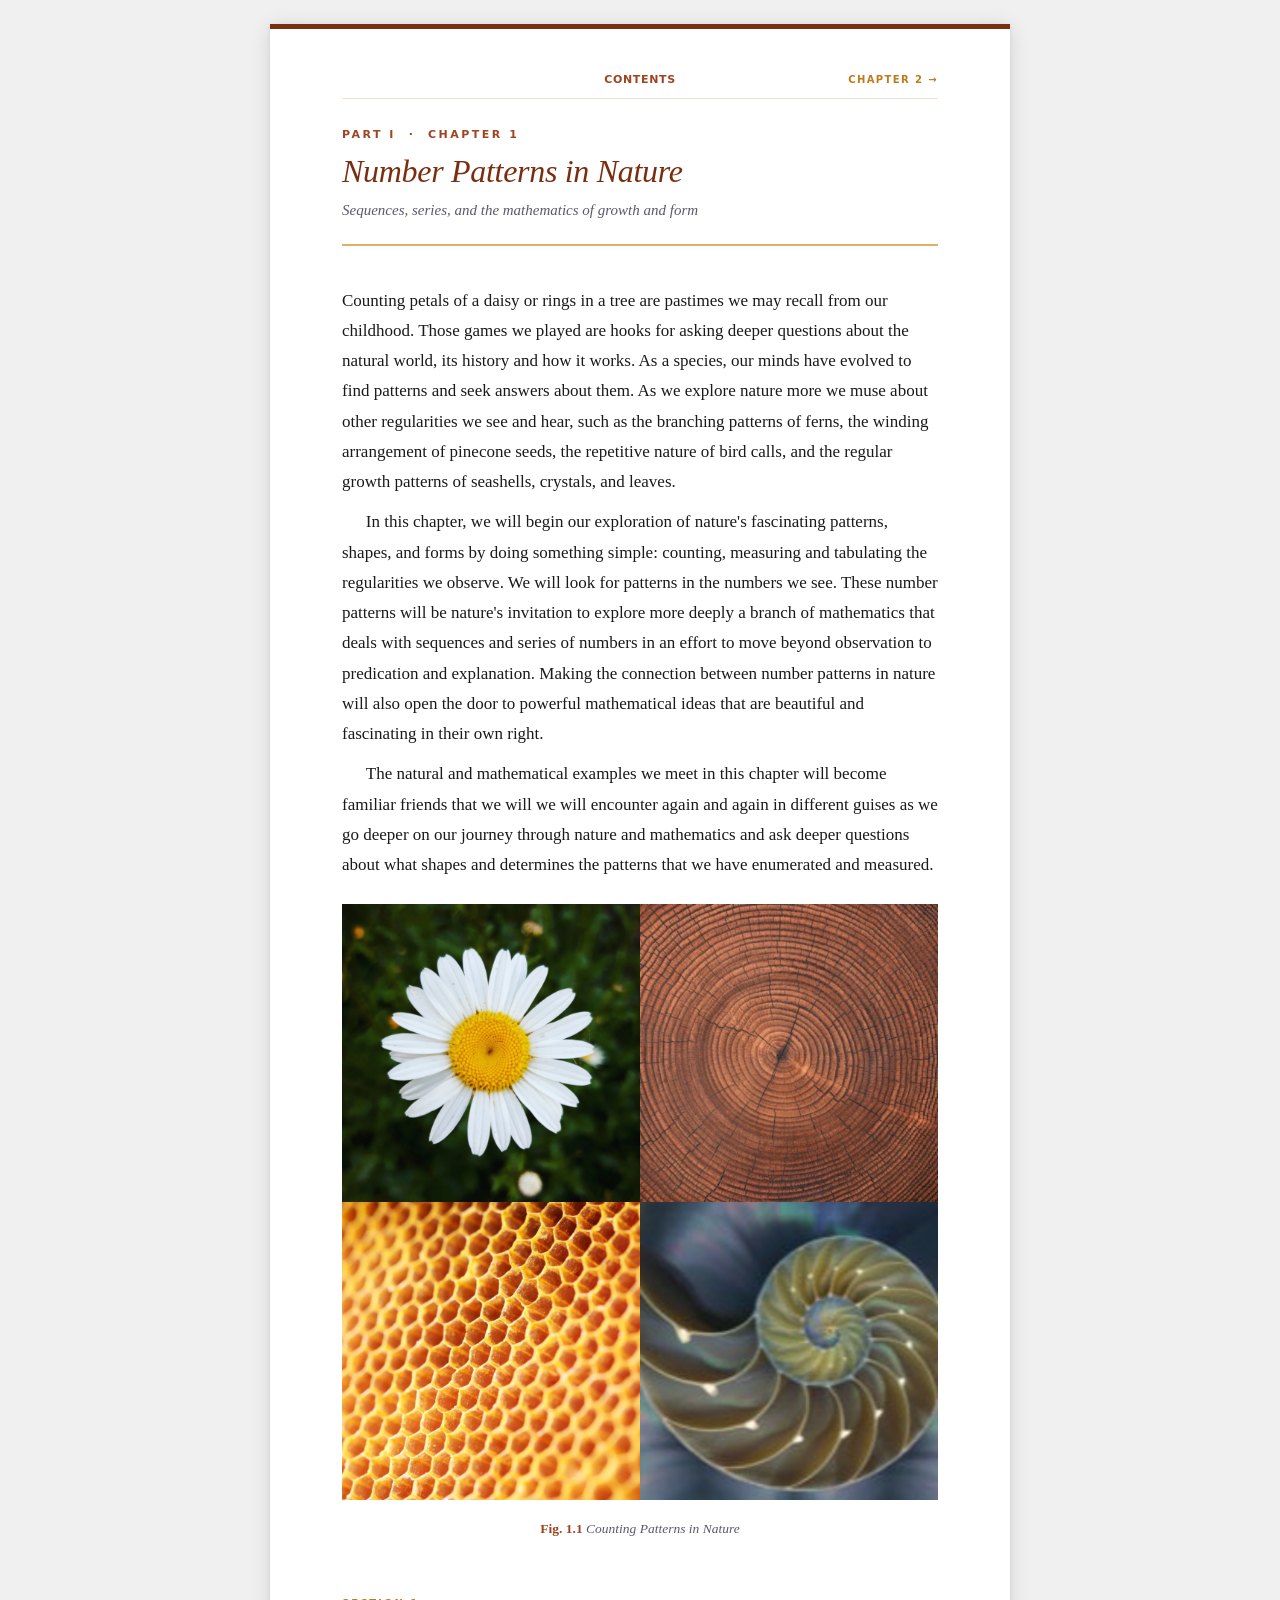
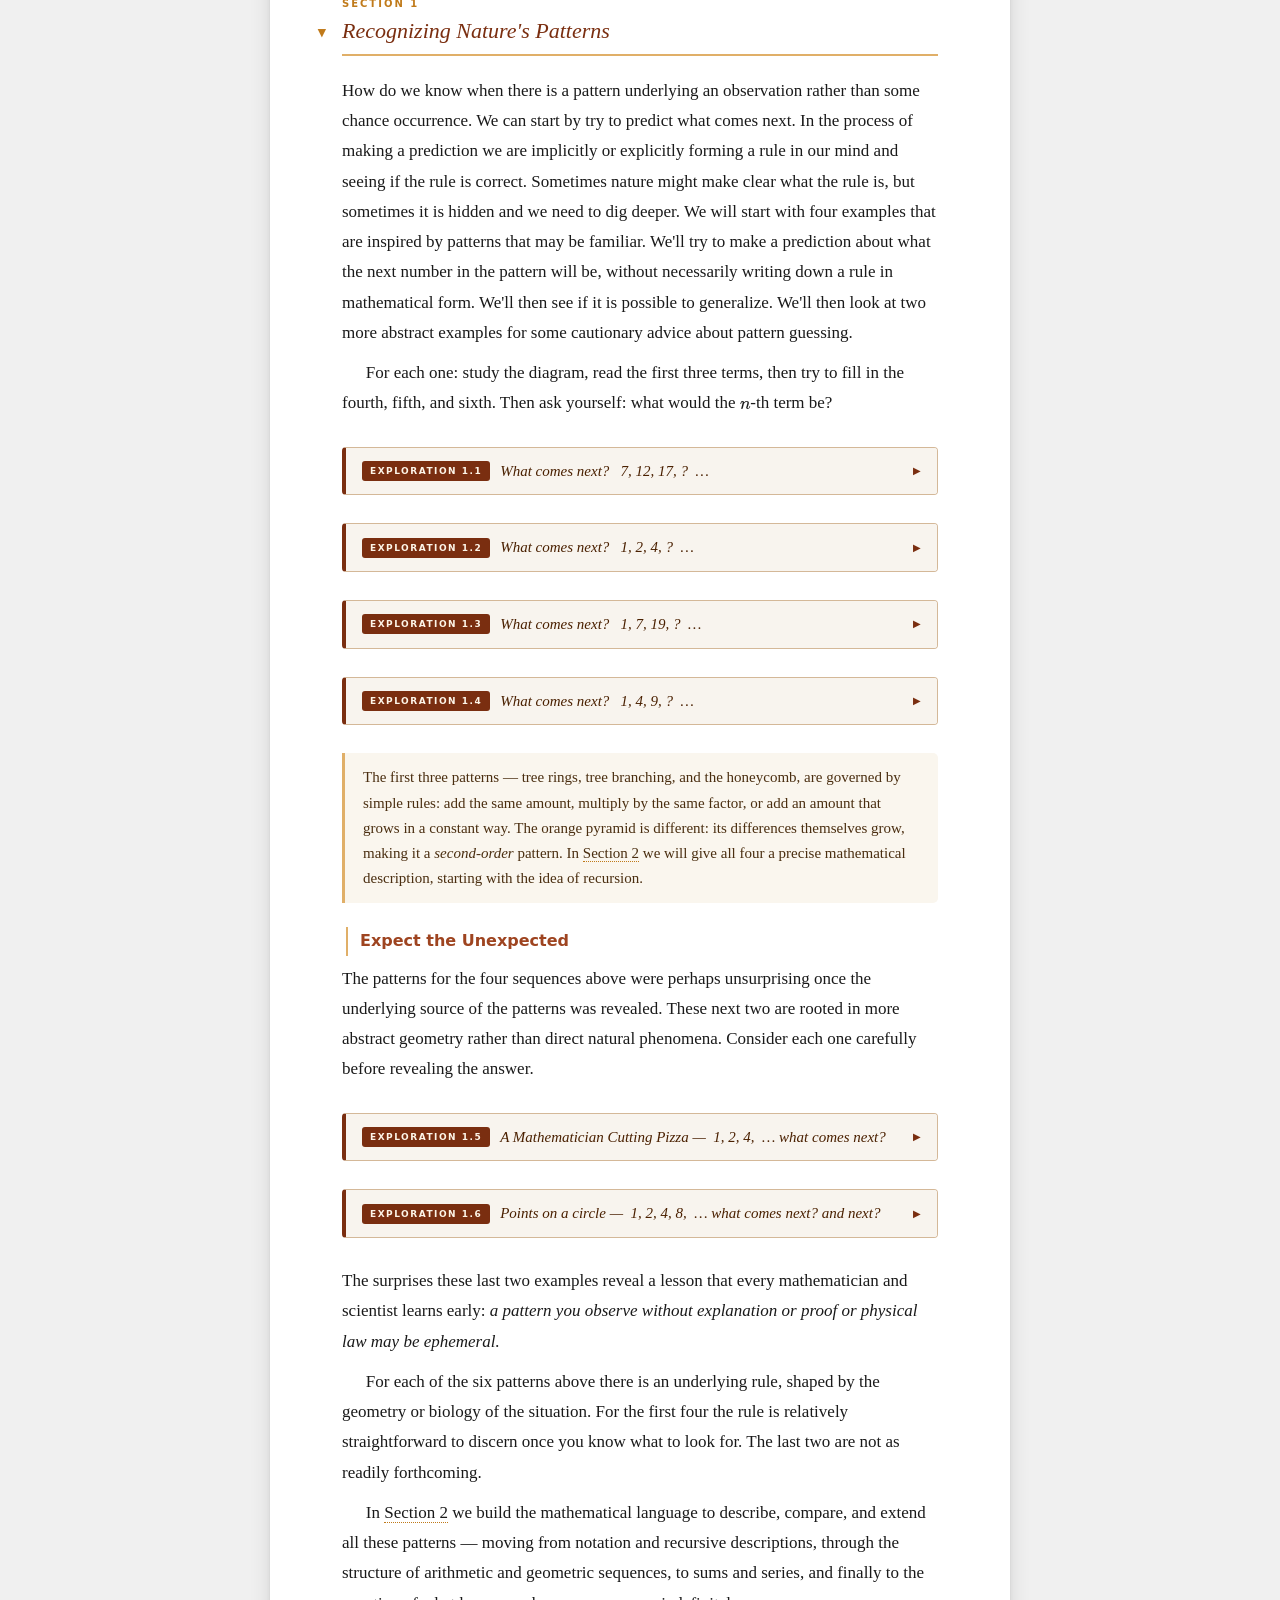
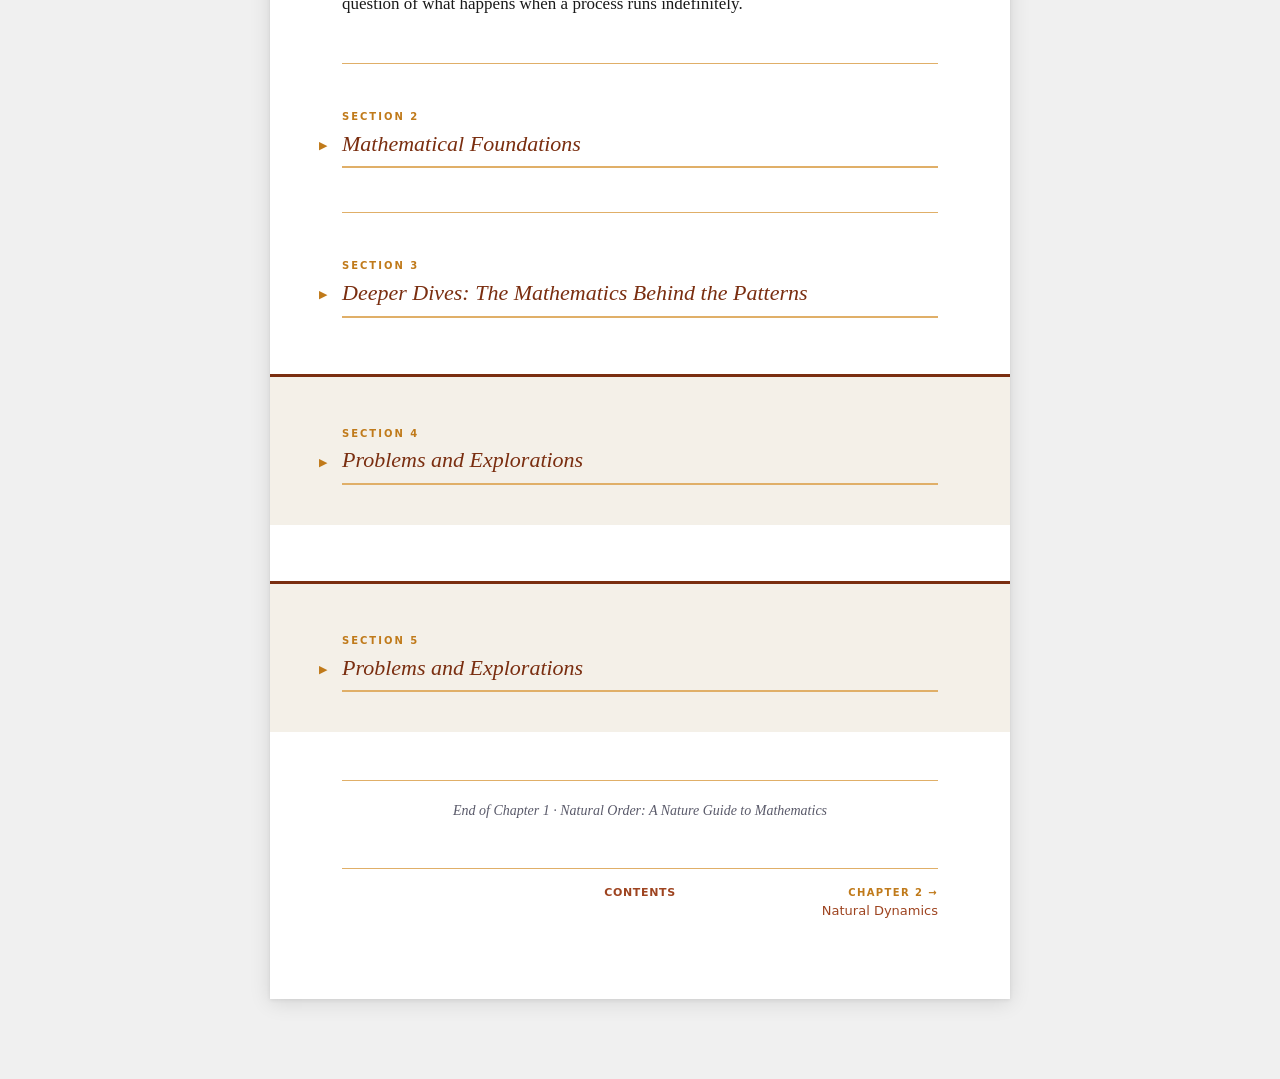
<file: number-patterns/number-patterns.html>
<!DOCTYPE html>
<html lang="en">
<head>
<meta charset="UTF-8">
<meta name="viewport" content="width=device-width, initial-scale=1.0">
<meta name="generator" content="Natural Order chapter format v6">
<title>Natural Order — Chapter 1: Number Patterns in Nature</title>
<link rel="stylesheet" href="../shared/book.css">
<script src="../shared/book.js"></script>
<script src="../shared/widgets.js" defer></script>
</head>
<body>
<div class="ch" data-chapter="1" data-numbering="auto">
  <nav class="ch-nav ch-nav-top"><span class="ch-nav-prev ch-nav-none"></span><a class="ch-nav-index" href="../index.html">Contents</a><a class="ch-nav-next" href="../natural-dynamics/natural-dynamics.html"><span class="ch-nav-num">Chapter 2 →</span> <span class="ch-nav-title">Natural Dynamics</span></a></nav>
  <div class="ch-eyebrow">Part I &nbsp;·&nbsp; Chapter 1</div>
  <h1 class="ch-title">Number Patterns in Nature</h1>
  <p class="ch-subtitle">Sequences, series, and the mathematics of growth and form</p>
  <hr class="ch-rule">
  <p>Counting petals of a daisy or rings in a tree are pastimes we may recall from our childhood. Those games we played are hooks for asking deeper questions about the natural world, its history and how it works. As a species, our minds have evolved to find patterns and seek answers about them. As we explore nature more we muse about other regularities we see and hear, such as the branching patterns of ferns, the winding arrangement of pinecone seeds, the repetitive nature of bird calls, and the regular growth patterns of seashells, crystals, and leaves.</p>
  <p>In this chapter, we will begin our exploration of nature's fascinating patterns, shapes, and forms by doing something simple: counting, measuring and tabulating the regularities we observe. We will look for patterns in the numbers we see. These number patterns will be nature's invitation to explore more deeply a branch of mathematics that deals with sequences and series of numbers in an effort to move beyond observation to predication and explanation. Making the connection between number patterns in nature will also open the door to powerful mathematical ideas that are beautiful and fascinating in their own right.</p>
  <p>The natural and mathematical examples we meet in this chapter will become familiar friends that we will we will encounter again and again in different guises as we go deeper on our journey through nature and mathematics and ask deeper questions about what shapes and determines the patterns that we have enumerated and measured.</p>
  <figure class="photo-panel grid-2x2" id="fig-counting-patterns-nature">
    <img src="images/counting-patterns-nature.jpg" alt="Counting Patterns in Nature">
    <figcaption><strong>Fig. 1.1</strong> Counting Patterns in Nature</figcaption>
  </figure>
  <section class="sec" id="sec-recognizing-nature-s-patterns">
    <div class="sec-head">
      <span class="sec-label">Section 1</span>
      <h2>Recognizing Nature's Patterns</h2>
    </div>
    <p>How do we know when there is a pattern underlying an observation rather than some chance occurrence. We can start by try to predict what comes next. In the process of making a prediction we are implicitly or explicitly forming a rule in our mind and seeing if the rule is correct. Sometimes nature might make clear what the rule is, but sometimes it is hidden and we need to dig deeper. We will start with four examples that are inspired by patterns that may be familiar. We'll try to make a prediction about what the next number in the pattern will be, without necessarily writing down a rule in mathematical form. We'll then see if it is possible to generalize. We'll then look at two more abstract examples for some cautionary advice about pattern guessing.</p>
    <p>For each one: study the diagram, read the first three terms, then try to fill in the fourth, fifth, and sixth. Then ask yourself: what would the $n$-th term be?</p>
    <div class="ibox" id="p1">
  <div class="ititle" onclick="toggleIbox('p1')">
    <span class="ib-badge">Exploration 1.1</span>
    <span class="ib-title">What comes next? &nbsp; 7, 12, 17, ? &nbsp;…</span>
    <span class="ib-icon">▶</span>
  </div>
  <div class="ib-body">
    <div class="idesc">Cross-section a tree in a temperate climate and you see annual growth rings — one pair of light and dark bands per year. If the heartwood (innermost core) has radius 7 mm and the tree adds approximately 5 mm of new wood each year, each year's ring brings the cumulative radius to 12, 17, 22, 27 mm, and so on. The sequence records the cumulative radius (in mm) after each year of growth.</div>
    <div class="isvg" id="p1-svg"><svg height="260" viewBox="0 0 260 260" width="260"><circle cx="130" cy="130" fill="#c8956a" r="43" stroke="#3d1a00" stroke-width="4"></circle><circle cx="130" cy="130" fill="#8B5A2B" r="25" stroke="#5C3010" stroke-width="1.2"></circle><line stroke="#444" stroke-width="1.5" x1="155" x2="173" y1="130" y2="130"></line><line stroke="#444" stroke-width="1.5" x1="155" x2="155" y1="125" y2="135"></line><line stroke="#444" stroke-width="1.5" x1="173" x2="173" y1="125" y2="135"></line><text fill="#444" font-family="Georgia,serif" font-size="10" font-style="italic" x="179" y="134">5mm</text></svg></div>
    <div class="seq-label" id="p1-lbl">Tree Radius (mm)</div>
    <div class="seq-row" id="p1-seq"><span class="term">7</span><span class="sep">,</span><span class="term">12</span><span class="sep">,</span><span class="blank">?</span><span class="ellip"> …</span></div>
    <div class="btn-row">
      <button class="btn btn-back" onclick="sp(1,-1)">← Remove ring</button>
      <button class="btn btn-step" onclick="sp(1,1)">Add ring →</button>
    </div>
  </div>
</div>
    <div class="ibox" id="p2">
  <div class="ititle" onclick="toggleIbox('p2')">
    <span class="ib-badge">Exploration 1.2</span>
    <span class="ib-title">What comes next? &nbsp; 1, 2, 4, ? &nbsp;…</span>
    <span class="ib-icon">▶</span>
  </div>
  <div class="ib-body">
    <div class="idesc">Many trees branch by roughly doubling at each level: a single trunk splits into 2 main limbs, each limb into 2 branches, each branch into 2 twigs. The sequence records how many branches appear at each successive level of the tree.</div>
    <div class="isvg" id="p2-svg"><svg height="260" viewBox="0 0 300 260" width="300"><line stroke="#EF9F27" stroke-linecap="round" stroke-width="8" x1="150.0" x2="150.0" y1="248.0" y2="186.0"></line><line stroke="#D85A30" stroke-linecap="round" stroke-width="6.6" x1="150.0" x2="166.7" y1="186.0" y2="144.6"></line><circle cx="166.7" cy="144.6" fill="#D85A30" opacity=".85" r="3.5"></circle><line stroke="#D85A30" stroke-linecap="round" stroke-width="6.6" x1="150.0" x2="133.3" y1="186.0" y2="144.6"></line><circle cx="133.3" cy="144.6" fill="#D85A30" opacity=".85" r="3.5"></circle></svg></div>
    <div class="seq-label" id="p2-lbl">New Branches</div>
    <div class="seq-row" id="p2-seq"><span class="term">1</span><span class="sep">,</span><span class="term">2</span><span class="sep">,</span><span class="blank">?</span><span class="ellip"> …</span></div>
    <div class="btn-row">
      <button class="btn btn-back" onclick="sp(2,-1)">← Remove level</button>
      <button class="btn btn-step" onclick="sp(2,1)">Add level →</button>
    </div>
  </div>
</div>
    <div class="ibox" id="p3">
  <div class="ititle" onclick="toggleIbox('p3')">
    <span class="ib-badge">Exploration 1.3</span>
    <span class="ib-title">What comes next? &nbsp; 1, 7, 19, ? &nbsp;…</span>
    <span class="ib-icon">▶</span>
  </div>
  <div class="ib-body">
    <div class="idesc">Bees pack hexagonal cells in a lattice. Starting from one central seed cell, count the <em>total</em> number of cells — center plus all complete rings outward. The sequence records the running total as each new ring is added: 1 seed cell, then 1 + 6 = 7, then 7 + 12 = 19, and so on.</div>
    <div class="isvg" id="p3-svg"><svg height="252" viewBox="0 0 300 252" width="300"><polygon fill="#D85A30" fill-opacity=".22" points="172.5,113.0 161.3,119.5 161.3,132.5 172.5,139.0 183.8,132.5 183.8,119.5" stroke="#D85A30" stroke-width="1.3"></polygon><polygon fill="#D85A30" fill-opacity=".22" points="161.3,93.5 150.0,100.0 150.0,113.0 161.3,119.5 172.5,113.0 172.5,100.0" stroke="#D85A30" stroke-width="1.3"></polygon><polygon fill="#D85A30" fill-opacity=".22" points="138.7,93.5 127.5,100.0 127.5,113.0 138.7,119.5 150.0,113.0 150.0,100.0" stroke="#D85A30" stroke-width="1.3"></polygon><polygon fill="#D85A30" fill-opacity=".22" points="127.5,113.0 116.2,119.5 116.2,132.5 127.5,139.0 138.7,132.5 138.7,119.5" stroke="#D85A30" stroke-width="1.3"></polygon><polygon fill="#D85A30" fill-opacity=".22" points="138.7,132.5 127.5,139.0 127.5,152.0 138.7,158.5 150.0,152.0 150.0,139.0" stroke="#D85A30" stroke-width="1.3"></polygon><polygon fill="#D85A30" fill-opacity=".22" points="161.3,132.5 150.0,139.0 150.0,152.0 161.3,158.5 172.5,152.0 172.5,139.0" stroke="#D85A30" stroke-width="1.3"></polygon><polygon fill="#EF9F27" fill-opacity=".28" points="150.0,113.0 138.7,119.5 138.7,132.5 150.0,139.0 161.3,132.5 161.3,119.5" stroke="#EF9F27" stroke-width="1.5"></polygon></svg></div>
    <div class="seq-label" id="p3-lbl">Total Cells</div>
    <div class="seq-row" id="p3-seq"><span class="term">1</span><span class="sep">,</span><span class="term">7</span><span class="sep">,</span><span class="blank">?</span><span class="ellip"> …</span></div>
    <div class="btn-row">
      <button class="btn btn-back" onclick="sp(3,-1)">← Remove ring</button>
      <button class="btn btn-step" onclick="sp(3,1)">Add ring →</button>
    </div>
  </div>
</div>
    <div class="ibox" id="p4">
  <div class="ititle" onclick="toggleIbox('p4')">
    <span class="ib-badge">Exploration 1.4</span>
    <span class="ib-title">What comes next? &nbsp; 1, 4, 9, ? &nbsp;…</span>
    <span class="ib-icon">▶</span>
  </div>
  <div class="ib-body">
    <div class="idesc">Stack oranges in a square pyramid: one on top (1×1 layer), a 2×2 layer beneath, then 3×3, then 4×4. The sequence records how many oranges each successive layer contains — one layer per term.</div>
    <div class="isvg" id="p4-svg"><svg height="300" viewBox="0 0 300 300" width="300"><ellipse cx="150.0" cy="223.9" fill="rgba(0,0,0,0.13)" rx="9.9" ry="2.5"></ellipse><circle cx="150.0" cy="219.0" fill="#D85A30" opacity=".93" r="9"></circle><circle cx="147.5" cy="216.3" fill="white" opacity=".38" r="2.9"></circle><ellipse cx="165.6" cy="232.9" fill="rgba(0,0,0,0.13)" rx="9.9" ry="2.5"></ellipse><circle cx="165.6" cy="228.0" fill="#D85A30" opacity=".93" r="9"></circle><circle cx="163.1" cy="225.3" fill="white" opacity=".38" r="2.9"></circle><ellipse cx="134.4" cy="232.9" fill="rgba(0,0,0,0.13)" rx="9.9" ry="2.5"></ellipse><circle cx="134.4" cy="228.0" fill="#D85A30" opacity=".93" r="9"></circle><circle cx="131.9" cy="225.3" fill="white" opacity=".38" r="2.9"></circle><ellipse cx="150.0" cy="241.9" fill="rgba(0,0,0,0.13)" rx="9.9" ry="2.5"></ellipse><circle cx="150.0" cy="237.0" fill="#D85A30" opacity=".93" r="9"></circle><circle cx="147.5" cy="234.3" fill="white" opacity=".38" r="2.9"></circle><ellipse cx="150.0" cy="215.9" fill="rgba(0,0,0,0.13)" rx="9.9" ry="2.5"></ellipse><circle cx="150.0" cy="211.0" fill="#EF9F27" opacity=".93" r="9"></circle><circle cx="147.5" cy="208.3" fill="white" opacity=".38" r="2.9"></circle></svg></div>
    <div class="seq-label" id="p4-lbl">Oranges in Bottom Layer</div>
    <div class="seq-row" id="p4-seq"><span class="term">1</span><span class="sep">,</span><span class="term">4</span><span class="sep">,</span><span class="blank">?</span><span class="ellip"> …</span></div>
    <div class="btn-row">
      <button class="btn btn-back" onclick="sp(4,-1)">← Remove layer</button>
      <button class="btn btn-step" onclick="sp(4,1)">Add layer →</button>
    </div>
  </div>
</div>
    <div class="aside">
      <p>The first three patterns — tree rings, tree branching, and the honeycomb, are governed by simple rules: add the same amount, multiply by the same factor, or add an amount that grows in a constant way. The orange pyramid is different: its differences themselves grow, making it a <em>second-order</em> pattern. In <a class="xref" href="#sec-mathematical-foundations">Section 2</a> we will give all four a precise mathematical description, starting with the idea of recursion.</p>
    </div>
    <h4 class="topic">Expect the Unexpected</h4>
    <p>The patterns for the four sequences above were perhaps unsurprising once the underlying source of the patterns was revealed. These next two are rooted in more abstract geometry rather than direct natural phenomena. Consider each one carefully before revealing the answer.</p>
    <div class="ibox" id="p5">
  <div class="ititle" onclick="toggleIbox('p5')">
    <span class="ib-badge">Exploration 1.5</span>
    <span class="ib-title">A Mathematician Cutting Pizza —&nbsp;&nbsp;1, 2, 4,&nbsp; …&nbsp;what comes next?</span>
    <span class="ib-icon">▶</span>
  </div>
  <div class="ib-body">
    <div class="idesc">A mathematician makes straight cuts across a circular disk. Each new cut crosses every previous cut at a <em>different</em> interior point — no two cuts are parallel, and no three cuts share an interior point. The sequence records how many pieces result after each successive cut.</div>
    <div class="isvg" id="p5-svg"><svg height="210" viewBox="0 0 260 210" width="260"><circle cx="130" cy="100" fill="#fffaf2" r="82" stroke="#ccc" stroke-width="1.5"></circle><text fill="#666" font-family="Georgia,serif" font-size="12" text-anchor="middle" x="130" y="204">0 cuts → 1 piece</text></svg></div>
    <div class="seq-row" id="p5-seq"><span class="term">1</span><span class="sep">,</span><span class="blank">?</span><span class="sep">,</span><span class="blank">?</span><span class="sep">,</span><span class="blank">?</span><span class="sep">,</span><span class="blank">?</span><span class="sep">,</span><span class="blank">?</span><span class="sep">,</span><span class="blank">?</span><span class="sep">,</span><span class="blank">?</span><span class="ellip"> …</span></div>
    <div class="btn-row">
      <button class="btn btn-back" onclick="sp(5,-1)">← Remove cut</button>
      <button class="btn btn-step" onclick="sp(5,1)">Add cut →</button>
      <button class="btn btn-reveal" onclick="rv(5)">Reveal pattern</button>
    </div>
    <div class="reveal-block warn-block" id="p5-rv">
      <strong>Completed sequence:</strong> 1, 2, 4, <strong>7, 11, 16</strong>, …<br>
      <span class="rf">$R_n = n(n+1)/2 + 1$</span>
      <span class="rf">Recursive: $R_n = R_{n-1} + n$, &nbsp; $R_0 = 1$</span>
      <span class="rn">The sequence opens 1, 2, 4 — identical to the first three powers of 2. The 4th term (7, not 8) is the surprise. Each new cut adds exactly $n$ new regions, because it crosses $n$ previous cuts and each crossing splits one region into two. The differences 1, 2, 3, 4, 5, … are arithmetic — and summing an arithmetic sequence gives a quadratic formula.</span>
    </div>
  </div>
</div>
    <div class="ibox" id="p6">
  <div class="ititle" onclick="toggleIbox('p6')">
    <span class="ib-badge">Exploration 1.6</span>
    <span class="ib-title">Points on a circle —&nbsp;&nbsp;1, 2, 4, 8,&nbsp; …&nbsp;what comes next? and next?</span>
    <span class="ib-icon">▶</span>
  </div>
  <div class="ib-body">
    <div class="idesc">Place points on the boundary of a circle and draw every chord connecting pairs of points (no three chords share an interior point). The sequence records how many regions the interior is divided into as points are added one at a time.</div>
    <div class="isvg" id="p6-svg"><svg height="220" viewBox="0 0 260 220" width="260"><circle cx="130" cy="105" fill="#f4f0ff" r="88" stroke="#ccc" stroke-width="1.5"></circle><line stroke="#EF9F27" stroke-opacity=".55" stroke-width="1" x1="145.3" x2="52.3" y1="18.3" y2="63.7"></line><line stroke="#EF9F27" stroke-opacity=".55" stroke-width="1" x1="145.3" x2="60.7" y1="18.3" y2="159.2"></line><line stroke="#EF9F27" stroke-opacity=".55" stroke-width="1" x1="145.3" x2="163.0" y1="18.3" y2="186.6"></line><line stroke="#EF9F27" stroke-opacity=".55" stroke-width="1" x1="145.3" x2="217.1" y1="18.3" y2="117.2"></line><line stroke="#D85A30" stroke-opacity=".55" stroke-width="1" x1="52.3" x2="60.7" y1="63.7" y2="159.2"></line><line stroke="#D85A30" stroke-opacity=".55" stroke-width="1" x1="52.3" x2="163.0" y1="63.7" y2="186.6"></line><line stroke="#D85A30" stroke-opacity=".55" stroke-width="1" x1="52.3" x2="217.1" y1="63.7" y2="117.2"></line><line stroke="#1D9E75" stroke-opacity=".55" stroke-width="1" x1="60.7" x2="163.0" y1="159.2" y2="186.6"></line><line stroke="#1D9E75" stroke-opacity=".55" stroke-width="1" x1="60.7" x2="217.1" y1="159.2" y2="117.2"></line><line stroke="#7F77DD" stroke-opacity=".55" stroke-width="1" x1="163.0" x2="217.1" y1="186.6" y2="117.2"></line><circle cx="145.3" cy="18.3" fill="#333" r="4.5"></circle><circle cx="52.3" cy="63.7" fill="#333" r="4.5"></circle><circle cx="60.7" cy="159.2" fill="#333" r="4.5"></circle><circle cx="163.0" cy="186.6" fill="#333" r="4.5"></circle><circle cx="217.1" cy="117.2" fill="#333" r="4.5"></circle><text fill="#666" font-family="Georgia,serif" font-size="12" text-anchor="middle" x="130" y="215">5 points → 16 regions</text></svg></div>
    <div class="seq-row" id="p6-seq"><span class="term">1</span><span class="sep">,</span><span class="term">2</span><span class="sep">,</span><span class="term">4</span><span class="sep">,</span><span class="term">8</span><span class="sep">,</span><span class="term">16</span><span class="sep">,</span><span class="blank">?</span><span class="ellip"> …</span></div>
    <div class="btn-row">
      <button class="btn btn-back" onclick="sp(6,-1)">← Remove point</button>
      <button class="btn btn-step" onclick="sp(6,1)">Add point →</button>
      <button class="btn btn-reveal" onclick="rv(6)">Reveal pattern</button>
    </div>
    <div class="reveal-block warn-block" id="p6-rv">
      <strong>Completed sequence:</strong> 1, 2, 4, 8, 16, <strong>31</strong>, …<br>
      <span class="rf">$M_n = \binom{n}{4} + \binom{n}{2} + 1$</span>
      <span class="rn">⚠ The first <em>five</em> terms are exactly the powers of 2: 1, 2, 4, 8, 16. Almost every student writes 32. The correct answer is <strong>31</strong>. This is perhaps the most famous false-pattern example in elementary mathematics. Five terms of perfect agreement with a beautifully simple pattern — followed by a clean refutation at the sixth. The lesson: a pattern you observe is a <em>conjecture</em>. A pattern you can prove is a <em>theorem</em>.</span>
    </div>
  </div>
</div>
    <p>The surprises these last two examples reveal a lesson that every mathematician and scientist learns early: <em>a pattern you observe without explanation or proof or physical law may be ephemeral.</em></p>
    <p>For each of the six patterns above there is an underlying rule, shaped by the geometry or biology of the situation. For the first four the rule is relatively straightforward to discern once you know what to look for. The last two are not as readily forthcoming.</p>
    <p>In <a class="xref" href="#sec-mathematical-foundations">Section 2</a> we build the mathematical language to describe, compare, and extend all these patterns — moving from notation and recursive descriptions, through the structure of arithmetic and geometric sequences, to sums and series, and finally to the question of what happens when a process runs indefinitely.</p>
  </section>
  <section class="sec" id="sec-mathematical-foundations">
    <div class="sec-head">
      <span class="sec-label">Section 2</span>
      <h2>Mathematical Foundations</h2>
    </div>
    <p>In this section we build that mathematical language we need to understand and explain number patterns from the ground up: first giving sequences a precise definition, then identifying the simple rules that generate the most common natural patterns, then asking what happens when we add them all up, and finally what happens when a process runs forever.</p>
    <section class="sub" id="sub-quantifying-patterns">
      <h3 class="sub">2.1 Quantifying Patterns</h3>
      <p class="section-question">How can we describe change that happens in steps?</p>
      <p>Every pattern in <a class="xref" href="#sec-recognizing-nature-s-patterns">Section 1</a> was a list of numbers unfolding one step at a time: 7, 12, 17, … or 1, 2, 4, 8, … or 1, 1, 2, 3, 5, … The branch count at level 3, the honeycomb total after 2 rings, the radius of the tree after year 4 — each is a value associated with a specific step. Giving this idea a name and a notation is the first act of mathematics.</p>
      <h4 class="topic">Sequences — a formal definition</h4>
      <p>A <strong>sequence</strong> is an ordered list of numbers, one for each positive integer $n$. We write the terms as $a_1, a_2, a_3, \ldots$ and use subscript notation $a_n$ for the $n$-th term. The full sequence is often written $\{a_n\}$. Let's look at some of the examples in the explorations above</p>
      <ul>
        <li>The tree ring sequence is $\{a_n\}=7, 12, 17, 22 \dots$. We get each term by adding $5$ to the previous term. We can write this in symbolic form as: $a_n=a_{n-1}+5$, where where $n$ counts years and $a_n$ is the cumulative radius in mm, and $a_1=7$, the radius in year 1.</li>
        <li>The branch-count sequence is $\{a_n\}=1, 2, 4, 8 \dots$. We get each term by doubling the pervious term: $a_n=2\,a_{n-1}$, with $a_1=1$. We can also see that each term is just a power of two: $a_n=2^{n-1}$. The first formula is called a <em>recursive</em> formula -- it depends on knowing the previous terms. The second is an <em>explicit</em> formula -- you can calculate the term just by knowing $n$.</li>
        <li>For the honeycomb sequence $\{a_n\}=1, 7, 19, 37 \dots$. We add $6$ to the first term to get the second term; we add $12=2\times6$ to the second term to get the third term, and we add $18=3\times 6$ to third term to get the fourth term. The patterns is clear: you get the $n$th term by adding $6(n-1)$ to the $(n-1)$th term: $a_n=a_{n-1}+6(n-1)$. This is a recursive formula. We will show how to find the explicit formula in <a class="xref" href="#sub-accumulation-total-change">Section 2.3</a> below.</li>
        <li>The cedar frond sequence $\{a_n\}=1,1,2,3,5 \dots$. You get each term by adding to the previous <em>two</em> terms: $a_n=a_{n-1}+a_{n-2}$, with $a_1=1$ and $a_2=1$. We will come across this sequence, called the Fibonacci sequence in many contexts and will learn to know it well. See <a class="xref" href="#sec-deeper-dives-mathematics-behind-patterns">Section 3</a> for how to find the explicit formula.</li>
        <li>With the pyramid sequence $\{a_n\}=1,4,9,16 \dots$, it is easiest to come up with the explicit formula -- each layer is just a square number $a_n=n^2$. How about a recursive formula? How does each layer depend on the layer before? The differences between terms is $3,5,7, \dots$, which are the odd numbers. These can be written as $2n-1$, for $n=2,3,4\dots$. So the recursive formula is $a_n=a_{n-1}+2n-1$, with $a_1=1$.</li>
        <li>We explore the two other sequences in the explorations in <a class="xref" href="#sec-deeper-dives-mathematics-behind-patterns">Section 3</a>.</li>
      </ul>
      <div class="callout" id="co-sub-notation">
        <button class="callout-trigger" type="button"><span class="ct-badge">Further Explanation</span> <span class="ct-title">Why start at $n = 1$ and not $n = 0$?</span> <span class="ct-icon">▶</span></button>
        <div class="callout-body">
          <p>Either convention is used in mathematics and science, but in different contexts. Starting at $n=1$ feels natural when you are counting items or things (layer 1, layer 2, etc.). Starting at $n=0$ is often the convention when $n$ refers to time. The first value is the initial value (time=0), and the next value is the value after one time step. For the branch count $a_n=2^{n-1}$ if we include the the trunk as the first branch $a_1=1$. It could be written $a_n=2^n$ if we start with $n=0$ and $a_0=1$, is the initial condition before the trunk branches. In this chapter we will start at $n=1$ since we mostly deal with counting the number of things. In the next chapter, when we look at systems that change with time, we will start with $n=0$, since the first value is the initial state when time equals zero. The formulas will always tell you which convention is being used.</p>
        </div>
      </div>
      <h4 class="topic">Two ways to describe a sequence</h4>
      <p>As mentioned above, there are two fundamentally different ways to define a sequence.</p>
      <p>An <strong>explicit formula</strong> (also called a <em>closed-form</em> formula or <em>general term</em>) gives $a_n$ directly as a function of $n$, without reference to any other term. You can find the 100th term with one calculation.</p>
      <p>A <strong>recursive formula</strong> (or <em>recurrence relation </em>or <em>iterative formula</em>) tells you how to get the next term from previous ones. You must know at least one starting value, and to find the 100th term you must compute all the ones before it. Recursive formulas are often the most natural description of how something actually grows or changes.</p>
      <div class="key-result" id="kr-2-1-a">
        <div class="kr-header"><span>Key Idea — Two descriptions of a sequence</span> <span class="kr-num">1.1</span></div>
        <div class="kr-body">
          <p><strong>Explicit:</strong> $a_n = f(n)$ find any term directly from a formula or function $f$.</p>
          <p><strong>Recursive:</strong> $a_n = g(a_{n-1}, a_{n-2}, \ldots)$ with starting value(s) for the previous terms. Build each term from the last based on a formula or function $g$.</p>
          <p>The explicit form is better for prediction; the recursive form is often closer to the physical process. It is not always possible to derive the explicit formula from the recursive one.</p>
        </div>
      </div>
      <h4 class="topic">The sequences from <a class="xref" href="#sec-recognizing-nature-s-patterns">Section 1</a> — both ways</h4>
      <p>Let us write each of our four main sequences in both forms. This will reveal which is more natural — and which is harder to discover.</p>
      <div class="table-wrap">
        <table>
          <tbody>
            <tr>
              <th>Sequence</th>
              <th>Recursive</th>
              <th>Explicit</th>
            </tr>
            <tr>
              <td>Tree rings (radius in mm)</td>
              <td>$a_1=7,\ a_{n}=a_{n-1}+5$</td>
              <td>$a_n=7+5(n-1)$</td>
            </tr>
            <tr>
              <td>Tree branching (branches, starting with trunk)</td>
              <td>$a_1=1,\ a_{n}=2\,a_{n-1}$</td>
              <td>$a_n=2^{n-1}$</td>
            </tr>
            <tr>
              <td>Honeycomb totals (cells)</td>
              <td>$a_1=1,\ a_{n}=a_{n-1}+6(n-1)$</td>
              <td>$a_n=3n^2-3n+1$</td>
            </tr>
            <tr>
              <td>Cedar Fond (new scales)</td>
              <td>$a_1=1$, $a_2=1$, $a_n=a_{n-1}+a_{n-2}$</td>
              <td>$a_n= \cdots \text{ TBD}$</td>
            </tr>
            <tr>
              <td>Orange pyramid (per layer)</td>
              <td>$a_1=1,\ a_{n}=a_{n-1}+(2n-1)$</td>
              <td>$a_n=n^2$</td>
            </tr>
          </tbody>
        </table>
      </div>
      <h4 class="topic">Some sequences resist simple explicit formulas</h4>
      <p>Not every recursive sequence has a tidy closed form. Consider three important examples.</p>
      <p><strong>The triangular numbers</strong> $T_n$ count the total number of items in a triangular arrangement</p>
      <figure id="fig-triangular-numbers-each-new-row-adds">
        <svg height="90" viewBox="0 0 400 90" width="400">
  <circle cx="28" cy="25" fill="#EF9F27" opacity=".88" r="8"></circle>
  <text fill="#888" font-family="Georgia,serif" font-size="11" text-anchor="middle" x="28" y="50">T₁=1</text>
  <circle cx="82" cy="18" fill="#D85A30" opacity=".85" r="7"></circle>
  <circle cx="74" cy="32" fill="#EF9F27" opacity=".72" r="7"></circle>
  <circle cx="90" cy="32" fill="#EF9F27" opacity=".72" r="7"></circle>
  <text fill="#888" font-family="Georgia,serif" font-size="11" text-anchor="middle" x="82" y="50">T₂=3</text>
  <circle cx="148" cy="12" fill="#1D9E75" opacity=".85" r="6.5"></circle>
  <circle cx="140" cy="25" fill="#D85A30" opacity=".72" r="6.5"></circle>
  <circle cx="156" cy="25" fill="#D85A30" opacity=".72" r="6.5"></circle>
  <circle cx="132" cy="38" fill="#EF9F27" opacity=".65" r="6.5"></circle>
  <circle cx="148" cy="38" fill="#EF9F27" opacity=".65" r="6.5"></circle>
  <circle cx="164" cy="38" fill="#EF9F27" opacity=".65" r="6.5"></circle>
  <text fill="#888" font-family="Georgia,serif" font-size="11" text-anchor="middle" x="148" y="56">T₃=6</text>
  <circle cx="222" cy="8" fill="#7F77DD" opacity=".85" r="6"></circle>
  <circle cx="214" cy="21" fill="#1D9E75" opacity=".72" r="6"></circle>
  <circle cx="230" cy="21" fill="#1D9E75" opacity=".72" r="6"></circle>
  <circle cx="206" cy="34" fill="#D85A30" opacity=".65" r="6"></circle>
  <circle cx="222" cy="34" fill="#D85A30" opacity=".65" r="6"></circle>
  <circle cx="238" cy="34" fill="#D85A30" opacity=".65" r="6"></circle>
  <circle cx="198" cy="47" fill="#EF9F27" opacity=".58" r="6"></circle>
  <circle cx="214" cy="47" fill="#EF9F27" opacity=".58" r="6"></circle>
  <circle cx="230" cy="47" fill="#EF9F27" opacity=".58" r="6"></circle>
  <circle cx="246" cy="47" fill="#EF9F27" opacity=".58" r="6"></circle>
  <text fill="#888" font-family="Georgia,serif" font-size="11" text-anchor="middle" x="222" y="65">T₄=10</text>
  <circle cx="312" cy="4" fill="#378ADD" opacity=".85" r="5.5"></circle>
  <circle cx="304" cy="17" fill="#7F77DD" opacity=".72" r="5.5"></circle>
  <circle cx="320" cy="17" fill="#7F77DD" opacity=".72" r="5.5"></circle>
  <circle cx="296" cy="30" fill="#1D9E75" opacity=".65" r="5.5"></circle>
  <circle cx="312" cy="30" fill="#1D9E75" opacity=".65" r="5.5"></circle>
  <circle cx="328" cy="30" fill="#1D9E75" opacity=".65" r="5.5"></circle>
  <circle cx="288" cy="43" fill="#D85A30" opacity=".58" r="5.5"></circle>
  <circle cx="304" cy="43" fill="#D85A30" opacity=".58" r="5.5"></circle>
  <circle cx="320" cy="43" fill="#D85A30" opacity=".58" r="5.5"></circle>
  <circle cx="336" cy="43" fill="#D85A30" opacity=".58" r="5.5"></circle>
  <circle cx="280" cy="56" fill="#EF9F27" opacity=".52" r="5.5"></circle>
  <circle cx="296" cy="56" fill="#EF9F27" opacity=".52" r="5.5"></circle>
  <circle cx="312" cy="56" fill="#EF9F27" opacity=".52" r="5.5"></circle>
  <circle cx="328" cy="56" fill="#EF9F27" opacity=".52" r="5.5"></circle>
  <circle cx="344" cy="56" fill="#EF9F27" opacity=".52" r="5.5"></circle>
  <text fill="#888" font-family="Georgia,serif" font-size="11" text-anchor="middle" x="312" y="74">T₅=15</text>
</svg>
        <figcaption><strong>Fig. 1.2</strong> Triangular numbers: $T_n = T_{n-1} + n$. Each new row adds $n$ items.</figcaption>
      </figure>
      <p>$\{T_n\} = 1,3,6,10,15 \dots$ We get each term by adding one more than the previous time. The recursive description is simply</p>
      <p>$$T_1 = 1, \qquad T_n = T_{n-1} + n$$The explicit formula is: $T_n = n(n+1)/2$ exists and its proof is elegant — but it takes a geometric insight.</p>
      <p><strong>The Fibonacci sequence</strong> $F_n$ is defined by two starting values and a rule that looks two steps back:</p>
      <p>$F_1 = 1,\quad F_2 = 1,\quad F_n = F_{n-1} + F_{n-2}$</p>
      <p>The sequence runs 1, 1, 2, 3, 5, 8, 13, 21, 34, 55, … The explicit formula exists, but it is far from obvious how to find it. Fibonacci numbers appear in phyllotaxis (the spiral counts in sunflowers and pinecones), in the growth of rabbit populations (the problem that motivated Fibonacci himself), and in a remarkable number of other natural structures. We will return to them in <a class="xref" href="#sec-deeper-dives-mathematics-behind-patterns">Section 3</a>.</p>
      <p><strong>Factorials</strong> are a sequence defined recursively by:</p>
      <p>$a_1=1$, and $a_n=n\,a_{n-1}$</p>
      <p>So $a_1=1$, $a_2=2\times 1=2$, $a_3=3\times 2\times 1 = 6 $ and so on.</p>
      <p>The factorial counts the number of ways to arrange $n$ objects in order and is usually expressed as $n!$:</p>
      <p>$n!=1\times2\times3\times\cdots\times(n-1)\times n$</p>
      <p>This is expression is not an explicit formula per se, it is just a short hand way of expressing the recursion. $n!$ grows so rapidly that it cannot be expressed as a simple power law; the best approximation is Stirling's formula $n! \approx \sqrt{2\pi n}\,(n/e)^n$, when is large, which involves $\pi$ and $e$ — an unexpected connection between combinatorics and the geometry of circles.</p>
    </section>
    <section class="sub" id="sub-patterns-rules-change">
      <h3 class="sub">2.2 Patterns in the Rules of Change</h3>
      <p>Look again at the four <a class="xref" href="#sec-recognizing-nature-s-patterns">Section 1</a> sequences. A model for tree radius that grows by add the same amount every year. A model for branching that grows by multiplying by the same factor every level. These two structures — constant difference and constant ratio — are so common in nature that they have names, and their formulas are worth deriving in general and knowing for later reference.</p>
      <h4 class="topic">Arithmetic sequences — constant difference</h4>
      <p>A sequence is <strong>arithmetic</strong> if each term is obtained by adding a fixed amount $d$ (the <em>common difference</em>) to the previous term, starting from an first term $a$:</p>
      <p>$a_{n+1} = a_n + d$ and $a_1=a$</p>
      <p>Writing out the first several terms: $a,\ a+d,\ a+2d,\ a+3d,\ldots$ In the $n$-th term, $d$ has been added exactly $n-1$ times, giving the explicit formula:</p>
      <div class="eq">$$a_n = a + (n-1)d$$</div>
      <div class="key-result" id="kr-arith">
        <div class="kr-header"><span>Key Result — Arithmetic sequence</span> <span class="kr-num">1.2</span></div>
        <div class="kr-body">
          <p>Recursive: $a_{n} = a_{n-1} + d$, starting value $a_1=a$.</p>
          <p>Explicit: $a_n = a + (n-1)d$.</p>
          <p>The graph of an arithmetic sequence is a straight line: $a_n$ grows linearly in $n$.</p>
        </div>
      </div>
      <p>Let's explore these formulas in the context of some natural examples:</p>
      <h4 class="topic">Tree Rings — A Natural History Record</h4>
      <p>Cross-section a healthy tree in a temperate climate and you see annual growth rings. In years with steady rainfall, ring widths are roughly equal: the tree adds approximately the same thickness $\delta$ of wood each year.</p>
      <figure id="fig-tree-cross-section-showing-six-annual">
        <svg height="260" viewBox="0 0 260 260" width="260">
  <circle cx="130" cy="130" fill="#f5e8c0" r="118" stroke="#3d1a00" stroke-width="4"></circle>
  <circle cx="130" cy="130" fill="#f0d8b0" r="102" stroke="#a07040" stroke-width="0.8"></circle>
  <circle cx="130" cy="130" fill="#e6c89a" r="86" stroke="#a07040" stroke-width="0.8"></circle>
  <circle cx="130" cy="130" fill="#ddb888" r="70" stroke="#a07040" stroke-width="0.8"></circle>
  <circle cx="130" cy="130" fill="#d4a87a" r="54" stroke="#a07040" stroke-width="0.8"></circle>
  <circle cx="130" cy="130" fill="#c8956a" r="38" stroke="#a07040" stroke-width="0.8"></circle>
  <circle cx="130" cy="130" fill="#8B5A2B" r="22" stroke="#5C3010" stroke-width="1.2"></circle>
  <!-- r₀ dashed line + label -->
  <line stroke="#000" stroke-dasharray="2 2" stroke-width="1" x1="130" x2="152" y1="130" y2="130"></line>
  <text fill="#000" font-family="Georgia,serif" font-size="11" font-style="italic" text-anchor="middle" x="141" y="125">rₕ</text>
  <!-- 5 mm bracket on ring 1 (innermost annual ring) -->
  <line stroke="#555" stroke-width="1.5" x1="232" x2="232" y1="124" y2="136"></line>
  <line stroke="#555" stroke-width="1.5" x1="249" x2="249" y1="124" y2="136"></line>
  <line stroke="#555" stroke-width="1.5" x1="232" x2="249" y1="130" y2="130"></line>
<text fill="#444" font-family="Georgia,serif" font-size="11" font-style="italic" x="252" y="133">δ</text>
</svg>
        <figcaption><strong>Fig. 1.3</strong> A tree cross-section showing six annual rings around the heartwood with radius $r_h$. Each ring is the same thickness, $\delta$ mm per year, so the cumulative radius grows as an arithmetic sequence.</figcaption>
      </figure>
      <p>The cumulative radius after $n$ years follows an arithmetic sequences $r_n \approx r_h + (n-1)\delta$, where $r_h$ is the initial heartwood radius. Here $n=1$ corresponds to the radius of the heartwood, $r_h$, and $n=2$ corresponds to the first ring added, which is the second layer. In nature, the width of each ring isn't quite constant; drought years produce thinner rings, and moist years wider ones. Dendrochronology, the science of dating from tree rings, relies on the patterns of deviations from this norm to compare trees of different ages, including tree that died before scientists were around to count tree rings!</p>
      <h4 class="topic">Bamboo Internodes — An Arithmetic Code</h4>
      <p>Slice a mature Moso bamboo culm (<em>Phyllostachys edulis</em>) lengthwise and measure the distance between successive nodes from the base upward. In the lower and middle sections of the culm — before growth begins to taper near the crown — the internode lengths increase by a nearly constant amount with each step. Field measurements of a mature culm give representative values of approximately 10, 14, 18, 22, 26, 30 cm for the first six internodes on the ascending portion: an arithmetic sequence with first term $a_1 \approx 10$ cm and common difference $d \approx 4$ cm.</p>
      <figure id="fig-six-internodes-ascending-portion-moso-bamboo">
        <svg height="220" viewBox="0 0 360 220" width="360">
  <defs>
    <linearGradient id="bg1" x1="0" x2="1" y1="0" y2="0">
      <stop offset="0%" stop-color="#b8c880"></stop>
      <stop offset="50%" stop-color="#dceaa0"></stop>
      <stop offset="100%" stop-color="#b0c070"></stop>
    </linearGradient>
  </defs>
  <!-- Bamboo culm: 6 internodes, base at bottom. Heights (px) at 1.8px/cm: 18,25,32,40,47,54 -->
  <!-- Cumulative tops from y=210: 192,167,135,95,48 -->
  <rect fill="url(#bg1)" height="18" stroke="#7a9040" stroke-width="1.2" width="60" x="120" y="192"></rect>
  <rect fill="url(#bg1)" height="25" stroke="#7a9040" stroke-width="1.2" width="60" x="120" y="167"></rect>
  <rect fill="url(#bg1)" height="32" stroke="#7a9040" stroke-width="1.2" width="60" x="120" y="135"></rect>
  <rect fill="url(#bg1)" height="40" stroke="#7a9040" stroke-width="1.2" width="60" x="120" y="95"></rect>
  <rect fill="url(#bg1)" height="47" stroke="#7a9040" stroke-width="1.2" width="60" x="120" y="48"></rect>
  <rect fill="url(#bg1)" height="46" opacity=".6" stroke="#7a9040" stroke-width="1.2" width="60" x="120" y="2"></rect>
  <!-- Node rings -->
  <rect fill="#5a7028" height="5" rx="1" width="74" x="113" y="207"></rect>
  <rect fill="#5a7028" height="5" rx="1" width="74" x="113" y="189"></rect>
  <rect fill="#5a7028" height="5" rx="1" width="74" x="113" y="164"></rect>
  <rect fill="#5a7028" height="5" rx="1" width="74" x="113" y="132"></rect>
  <rect fill="#5a7028" height="5" rx="1" width="74" x="113" y="92"></rect>
  <rect fill="#5a7028" height="5" rx="1" width="74" x="113" y="45"></rect>
  <!-- Labels on right with measurement lines -->
  <line stroke="#bbb" stroke-dasharray="3 2" stroke-width="1" x1="184" x2="210" y1="194" y2="194"></line>
  <line stroke="#bbb" stroke-dasharray="3 2" stroke-width="1" x1="184" x2="210" y1="210" y2="210"></line>
  <text fill="#555" font-family="Georgia,serif" font-size="10" x="214" y="205">10 cm</text>
  <line stroke="#bbb" stroke-dasharray="3 2" stroke-width="1" x1="184" x2="240" y1="135" y2="135"></line>
  <line stroke="#bbb" stroke-dasharray="3 2" stroke-width="1" x1="184" x2="240" y1="167" y2="167"></line>
  <text fill="#555" font-family="Georgia,serif" font-size="10" x="244" y="154">18 cm</text>
  <line stroke="#bbb" stroke-dasharray="3 2" stroke-width="1" x1="184" x2="240" y1="48" y2="48"></line>
  <line stroke="#bbb" stroke-dasharray="3 2" stroke-width="1" x1="184" x2="240" y1="95" y2="95"></line>
  <text fill="#555" font-family="Georgia,serif" font-size="10" x="244" y="74">26 cm</text>
  <!-- Common difference annotation -->
  <text fill="#D85A30" font-family="Georgia,serif" font-size="11" font-style="italic" text-anchor="middle" x="60" y="138">d ≈ 4 cm</text>
  <line opacity=".6" stroke="#D85A30" stroke-dasharray="2 2" stroke-width="1" x1="60" x2="112" y1="142" y2="168"></line>
  <text fill="#999" font-family="Georgia,serif" font-size="9.5" font-style="italic" x="10" y="20">↑ ascending</text>
  <text fill="#999" font-family="Georgia,serif" font-size="9.5" font-style="italic" x="10" y="31">portion</text>
</svg>
        <figcaption><strong>Fig. 1.4</strong> Six internodes on the ascending portion of a Moso bamboo culm. Each internode is approximately 4 cm longer than the one below — an arithmetic sequence. The full culm peaks and then shortens again near the crown; the arithmetic gradient holds over roughly the lower half.</figcaption>
      </figure>
      <p>The formula for the length of the $n$-th internode from the base is $\ell_n = 10 + 4(n-1)$ cm. The pattern is not perfect. As with tree rings drought years, crowding, and local variation all leave marks. It also only applies for the first few internodes at the base, further up the bamboo the spacing becomes more constant. We will return to this example in the next chapter when we look at dynamical systems -- to show how to improve this formula to the internodes over the whole culm.</p>
      <div class="callout" id="blk-38324">
        <button class="callout-trigger" type="button"><span class="ct-badge">Further Explanation</span> <span class="ct-title">Why does bamboo grow this way?</span> <span class="ct-icon">▶</span></button>
        <div class="callout-body">
          <p>Each internode is pre-formed inside the shoot, compressed like a spring, before the culm emerges. As the shoot rockets upward (Moso can grow over 1 metre per day), the lower internodes elongate first while the upper ones are still forming. The oldest (lowest) internodes had the least time to expand; each successive one had a little more. The result is an arithmetic gradient frozen in wood.</p>
        </div>
      </div>
      <div class="example" id="ex-n1776317759200">
        <button class="example-trigger" type="button"><span class="ex-badge">Example 1.1</span> <span class="ex-title">Using the formula $\ell_n = 10 + 4(n-1)$ to answer questions about a Moso culm</span> <span class="ex-icon">▶</span></button>
        <div class="example-body">
          <p><strong>(a) Which internode has length exactly 30 cm?</strong></p>
          <p>Set $\ell_n = 30$ and solve for $n$:</p>
          <div class="eq">$$10 + 4(n-1) = 30 \;\Longrightarrow\; 4(n-1) = 20 \;\Longrightarrow\; n - 1 = 5 \;\Longrightarrow\; n = 6.$$</div>
          <p>The sixth internode from the base has length exactly 30 cm — consistent with the table of representative values listed above.</p>
          <p><strong>(b) What is the length of the 12th internode?</strong></p>
          <div class="eq">$$\ell_{12} = 10 + 4(12 - 1) = 10 + 44 = 54 \text{ cm.}$$</div>
          <p>The 12th internode is 54 cm — over five times the length of the lowest one. This rapid lengthening reflects the biology: internodes higher on the culm had more time to elongate before the shoot hardened. Above roughly the 12th internode the pattern begins to taper, so the formula is a good model only for the lower ascending portion of the culm.</p>
        </div>
      </div>
      <h4 class="topic">Feather Barbs — Arithmetic Spacing for an Ideal Vane</h4>
      <p>A primary flight feather carries hundreds of barbs branching from a central shaft (rachis). These barbs interlock via tiny hooks to form a flat, aerodynamic vane. The barb spacing — the gap between where successive barbs attach to the rachis — is not constant: it increases steadily from base to tip, forming an arithmetic sequence. The gradient is real but invisible to the naked eye; a microscope reveals it. The two zoom windows in the figure below make the difference visible. Region A, near the base, shows barbs separated by about <strong>100 µm</strong>; Region B, mid-feather, shows the same four-barb view but with a gap of <strong>340 µm</strong> — more than three times wider.</p>
      <figure id="fig-primary-flight-feather-barb-spacing-gradient">
        <svg height="330" viewBox="0 0 420 330" width="420">
<defs>
  <linearGradient id="vUp" x1="0" x2="0" y1="1" y2="0">
    <stop offset="0%" stop-color="#7a5515" stop-opacity="0.75"></stop>
    <stop offset="40%" stop-color="#c8a050" stop-opacity="0.88"></stop>
    <stop offset="80%" stop-color="#e8cc88" stop-opacity="0.92"></stop>
    <stop offset="100%" stop-color="#f5ead0" stop-opacity="0.82"></stop>
  </linearGradient>
  <linearGradient id="vDown" x1="0" x2="0" y1="0" y2="1">
    <stop offset="0%" stop-color="#7a5515" stop-opacity="0.75"></stop>
    <stop offset="40%" stop-color="#c8a050" stop-opacity="0.88"></stop>
    <stop offset="80%" stop-color="#e8cc88" stop-opacity="0.92"></stop>
    <stop offset="100%" stop-color="#f5ead0" stop-opacity="0.82"></stop>
  </linearGradient>
  <pattern height="7" id="barbTex" patternTransform="rotate(-25)" patternUnits="userSpaceOnUse" width="7" x="0" y="0">
    <line stroke="#8a6020" stroke-opacity="0.38" stroke-width="0.55" x1="0" x2="0" y1="0" y2="7"></line>
  </pattern>
  <clipPath id="clipUp">
    <path d="M 25,77 C 38,24 140,28 240,35 C 320,40 368,43 395,42 L 395,77 Z"></path>
  </clipPath>
  <clipPath id="clipDown">
    <path d="M 25,77 C 38,130 140,126 240,119 C 320,114 368,111 395,112 L 395,77 Z"></path>
  </clipPath>
</defs>
  <path d="M 25,77 C 38,24 140,28 240,35 C 320,40 368,43 395,42 L 395,77 Z" fill="url(#vUp)" stroke="none"></path>
  <path d="M 25,77 C 38,130 140,126 240,119 C 320,114 368,111 395,112 L 395,77 Z" fill="url(#vDown)" stroke="none"></path>
  <path d="M 25,77 C 38,24 140,28 240,35 C 320,40 368,43 395,42 L 395,77 Z" fill="url(#barbTex)" opacity="0.55" stroke="none"></path>
  <path d="M 25,77 C 38,130 140,126 240,119 C 320,114 368,111 395,112 L 395,77 Z" fill="url(#barbTex)" opacity="0.55" stroke="none"></path>
  <g clip-path="url(#clipUp)" opacity="0.5" stroke="#7a5510" stroke-linecap="round" stroke-width="0.75">
    <line x1="30.0" x2="42.0" y1="77" y2="28.7"></line>
    <line x1="35.5" x2="47.5" y1="77" y2="29.0"></line>
    <line x1="41.3" x2="53.2" y1="77" y2="29.3"></line>
    <line x1="47.3" x2="59.1" y1="77" y2="29.5"></line>
    <line x1="53.7" x2="65.5" y1="77" y2="29.8"></line>
    <line x1="60.4" x2="72.1" y1="77" y2="30.2"></line>
    <line x1="67.4" x2="79.0" y1="77" y2="30.5"></line>
    <line x1="74.7" x2="86.2" y1="77" y2="30.8"></line>
    <line x1="82.5" x2="93.9" y1="77" y2="31.2"></line>
    <line x1="90.6" x2="101.9" y1="77" y2="31.6"></line>
    <line x1="99.1" x2="110.3" y1="77" y2="32.0"></line>
    <line x1="108.0" x2="119.1" y1="77" y2="32.4"></line>
    <line x1="117.4" x2="128.4" y1="77" y2="32.8"></line>
    <line x1="127.3" x2="138.2" y1="77" y2="33.3"></line>
    <line x1="137.6" x2="148.4" y1="77" y2="33.8"></line>
    <line x1="148.4" x2="159.0" y1="77" y2="34.3"></line>
    <line x1="159.8" x2="170.3" y1="77" y2="34.8"></line>
    <line x1="171.8" x2="182.2" y1="77" y2="35.4"></line>
    <line x1="184.3" x2="194.5" y1="77" y2="36.0"></line>
    <line x1="197.5" x2="207.6" y1="77" y2="36.6"></line>
    <line x1="211.3" x2="221.2" y1="77" y2="37.3"></line>
    <line x1="225.8" x2="235.5" y1="77" y2="38.0"></line>
    <line x1="241.1" x2="250.7" y1="77" y2="38.7"></line>
    <line x1="257.1" x2="266.5" y1="77" y2="39.4"></line>
    <line x1="273.9" x2="283.1" y1="77" y2="40.2"></line>
    <line x1="291.5" x2="300.5" y1="77" y2="41.1"></line>
    <line x1="310.0" x2="318.7" y1="77" y2="41.9"></line>
    <line x1="329.4" x2="337.9" y1="77" y2="42.9"></line>
    <line x1="349.8" x2="358.1" y1="77" y2="43.8"></line>
    <line x1="371.2" x2="379.2" y1="77" y2="44.8"></line>
  </g>
  <g clip-path="url(#clipDown)" opacity="0.5" stroke="#7a5510" stroke-linecap="round" stroke-width="0.75">
    <line x1="30.0" x2="42.0" y1="77" y2="125.3"></line>
    <line x1="35.5" x2="47.5" y1="77" y2="125.0"></line>
    <line x1="41.3" x2="53.2" y1="77" y2="124.7"></line>
    <line x1="47.3" x2="59.1" y1="77" y2="124.5"></line>
    <line x1="53.7" x2="65.5" y1="77" y2="124.2"></line>
    <line x1="60.4" x2="72.1" y1="77" y2="123.8"></line>
    <line x1="67.4" x2="79.0" y1="77" y2="123.5"></line>
    <line x1="74.7" x2="86.2" y1="77" y2="123.2"></line>
    <line x1="82.5" x2="93.9" y1="77" y2="122.8"></line>
    <line x1="90.6" x2="101.9" y1="77" y2="122.4"></line>
    <line x1="99.1" x2="110.3" y1="77" y2="122.0"></line>
    <line x1="108.0" x2="119.1" y1="77" y2="121.6"></line>
    <line x1="117.4" x2="128.4" y1="77" y2="121.2"></line>
    <line x1="127.3" x2="138.2" y1="77" y2="120.7"></line>
    <line x1="137.6" x2="148.4" y1="77" y2="120.2"></line>
    <line x1="148.4" x2="159.0" y1="77" y2="119.7"></line>
    <line x1="159.8" x2="170.3" y1="77" y2="119.2"></line>
    <line x1="171.8" x2="182.2" y1="77" y2="118.6"></line>
    <line x1="184.3" x2="194.5" y1="77" y2="118.0"></line>
    <line x1="197.5" x2="207.6" y1="77" y2="117.4"></line>
    <line x1="211.3" x2="221.2" y1="77" y2="116.7"></line>
    <line x1="225.8" x2="235.5" y1="77" y2="116.0"></line>
    <line x1="241.1" x2="250.7" y1="77" y2="115.3"></line>
    <line x1="257.1" x2="266.5" y1="77" y2="114.6"></line>
    <line x1="273.9" x2="283.1" y1="77" y2="113.8"></line>
    <line x1="291.5" x2="300.5" y1="77" y2="112.9"></line>
    <line x1="310.0" x2="318.7" y1="77" y2="112.1"></line>
    <line x1="329.4" x2="337.9" y1="77" y2="111.1"></line>
    <line x1="349.8" x2="358.1" y1="77" y2="110.2"></line>
    <line x1="371.2" x2="379.2" y1="77" y2="109.2"></line>
  </g>
  <path d="M 25,77 C 38,24 140,28 240,35 C 320,40 368,43 395,42" fill="none" stroke="#7a5510" stroke-width="1.2"></path>
  <path d="M 25,77 C 38,130 140,126 240,119 C 320,114 368,111 395,112" fill="none" stroke="#7a5510" stroke-width="1.2"></path>
  <line stroke="#5a3a08" stroke-linecap="round" stroke-width="4.5" x1="5" x2="399" y1="77" y2="77"></line>
  <polygon fill="#5a3a08" points="403,77 395,73 395,81"></polygon>
  <text fill="#888" font-family="Georgia,serif" font-size="9" text-anchor="middle" x="25" y="12">base</text>
  <text fill="#888" font-family="Georgia,serif" font-size="9" text-anchor="middle" x="395" y="12">tip</text>
  <text fill="#888" font-family="Georgia,serif" font-size="9" font-style="italic" text-anchor="middle" x="210" y="11">barb spacing increases toward tip →</text>
  <rect fill="none" height="16" rx="2" stroke="#D85A30" stroke-dasharray="3 2" stroke-width="1.4" width="18" x="25" y="77"></rect>
  <text fill="#D85A30" font-family="Georgia,serif" font-size="8" font-weight="bold" text-anchor="middle" x="34" y="74">A</text>
  <rect fill="none" height="16" rx="2" stroke="#1D9E75" stroke-dasharray="3 2" stroke-width="1.4" width="18" x="192" y="77"></rect>
  <text fill="#1D9E75" font-family="Georgia,serif" font-size="8" font-weight="bold" text-anchor="middle" x="201" y="74">B</text>
  <line opacity="0.7" stroke="#D85A30" stroke-dasharray="3 2" stroke-width="0.9" x1="34" x2="97" y1="93" y2="158"></line>
  <line opacity="0.7" stroke="#1D9E75" stroke-dasharray="3 2" stroke-width="0.9" x1="201" x2="322" y1="93" y2="158"></line>
  <rect fill="#fffdf6" height="155" rx="4" stroke="#D85A30" stroke-width="1.5" width="175" x="10" y="158"></rect>
  <text fill="#D85A30" font-family="Georgia,serif" font-size="9.5" font-weight="bold" text-anchor="middle" x="97" y="171">Region A — near base</text>
  <line stroke="#5a3a08" stroke-linecap="round" stroke-width="3.5" x1="18" x2="177" y1="184" y2="184"></line>
  <g stroke="#7a5510" stroke-linecap="round" stroke-width="1.7">
    <line x1="24.0" x2="42.3" y1="184" y2="270.1"></line>
    <line x1="37.0" x2="55.3" y1="184" y2="270.1"></line>
    <line x1="50.0" x2="68.3" y1="184" y2="270.1"></line>
    <line x1="63.0" x2="81.3" y1="184" y2="270.1"></line>
    <line x1="76.0" x2="94.3" y1="184" y2="270.1"></line>
    <line x1="89.0" x2="107.3" y1="184" y2="270.1"></line>
    <line x1="102.0" x2="120.3" y1="184" y2="270.1"></line>
    <line x1="115.0" x2="133.3" y1="184" y2="270.1"></line>
    <line x1="128.0" x2="146.3" y1="184" y2="270.1"></line>
    <line x1="141.0" x2="159.3" y1="184" y2="270.1"></line>
    <line x1="154.0" x2="172.3" y1="184" y2="270.1"></line>
    <line x1="167.0" x2="185.3" y1="184" y2="270.1"></line>
  </g>
  <line stroke="#D85A30" stroke-width="1.2" x1="24" x2="37" y1="175" y2="175"></line>
  <line stroke="#D85A30" stroke-width="1.2" x1="24" x2="24" y1="171" y2="179"></line>
  <line stroke="#D85A30" stroke-width="1.2" x1="37" x2="37" y1="171" y2="179"></line>
  <text fill="#D85A30" font-family="Georgia,serif" font-size="8.5" text-anchor="middle" x="30.5" y="168">100 µm</text>
  <text fill="#bbb" font-family="Georgia,serif" font-size="7.5" font-style="italic" text-anchor="middle" x="97" y="308">(×200 magnification)</text>
  <rect fill="#f5fdf8" height="155" rx="4" stroke="#1D9E75" stroke-width="1.5" width="175" x="235" y="158"></rect>
  <text fill="#1D9E75" font-family="Georgia,serif" font-size="9.5" font-weight="bold" text-anchor="middle" x="322" y="171">Region B — mid-feather</text>
  <line stroke="#5a3a08" stroke-linecap="round" stroke-width="3.5" x1="243" x2="402" y1="184" y2="184"></line>
  <g stroke="#7a5510" stroke-linecap="round" stroke-width="1.7">
    <line x1="249.0" x2="267.3" y1="184" y2="270.1"></line>
    <line x1="293.2" x2="311.5" y1="184" y2="270.1"></line>
    <line x1="337.4" x2="355.7" y1="184" y2="270.1"></line>
    <line x1="381.6" x2="399.9" y1="184" y2="270.1"></line>
  </g>
  <line stroke="#1D9E75" stroke-width="1.2" x1="249" x2="293.0" y1="187" y2="187"></line>
  <line stroke="#1D9E75" stroke-width="1.2" x1="249" x2="249" y1="184" y2="192"></line>
  <line stroke="#1D9E75" stroke-width="1.2" x1="293.0" x2="293.0" y1="184" y2="192"></line>
  <text fill="#1D9E75" font-family="Georgia,serif" font-size="8.5" text-anchor="middle" x="271.0" y="194">340 µm</text>
  <text fill="#bbb" font-family="Georgia,serif" font-size="7.5" font-style="italic" text-anchor="middle" x="322" y="308">(x200 magnification)</text>
</svg>
        <figcaption><strong>Fig. 1.5</strong> <strong>Primary flight feather — barb spacing gradient.</strong> The vane tapers gently from its widest point at the base toward the tip; diagonal lines suggest the herringbone barb texture. The two tiny dashed boxes (<strong>A</strong>, <strong>B</strong>) mark regions that are enlarged below at the same magnification. <strong>Region A</strong> (near base): 12 barbs shown, each separated by 100 µm. <strong>Region B</strong> (mid-feather): 4 barbs shown with spacing 340 µm. The horizontal bracket between the first two barbs in each window marks the measured spacing.</figcaption>
      </figure>
      <p>The base of a flight feather bears the greatest aerodynamic load during the downstroke; densely packed barbs interlock tightly, resisting separation under the high pressure differential between the upper and lower vane surfaces. Toward the tip, flexibility matters more than stiffness, and the wider spacing allows the feather to bend without breaking. We'll model the separation between barbs with an arithmetic sequence assuming there is a steady increment to the gap with every barb. Let's suppose there are 200 barbs between the first barb of the first image and the first barb of the second. We'll find the constant increment and expression for the sequence of gaps in this worked example below:</p>
      <div class="example" id="blk-18902">
        <button class="example-trigger" type="button"><span class="ex-badge">Example 1.2</span> <span class="ex-title">Finding $d$ from two measurements, and predicting where spacing reaches 400 µm</span> <span class="ex-icon">▶</span></button>
        <div class="example-body">
          <p><strong>Setup.</strong> The two zoom windows tell us: Region A (near the base) has spacing $s_1 = 100$ µm; Region B (mid-feather) has spacing $s_{201} = 340$ µm. There are exactly 200 barbs between the two sampled positions — so the subscript of the second measurement is $201$.</p>
          <p><strong>Step 1: find $d$.</strong> Using the explicit formula $s_n = s_1 + (n-1)d$:</p>
          <div class="eq">$$s_{201} = s_1 + 200d \,\Longrightarrow\, 340 = 100 + 200d \,\Longrightarrow\, d = \frac{240}{200} = 1.2 \ \mu\text{m}.$$</div>
          <p>So the sequence of barb spacings is $100, 101.2, 102.4, \ldots$ µm — each barb is positioned $1.2$ µm further from the previous than its neighbor closer to the base.</p>
          <p><strong>Step 2: find where spacing reaches 400 µm.</strong> Set $s_n = 400$:</p>
          <div class="eq">$$100 + (n-1) \times 1.2 = 400 \,\Longrightarrow\, (n-1) = \frac{300}{1.2} = 250 \,\Longrightarrow\, n = 251.$$</div>
          <p>Barb number 251 has a spacing of exactly 400 µm from barb 252. Beyond this point, the vane becomes significantly more open — the feather structure is transitioning toward the flexible, slotted region near the tip that allows air to pass during the upstroke.</p>
        </div>
      </div>
      <h4 class="topic">Geometric sequences — constant ratio</h4>
      <p>A sequence is <strong>geometric</strong> if each term is obtained by multiplying the previous by a fixed number $r$ (the <em>common ratio</em>), starting from an initial term :</p>
      <p>$a_{n+1} = r \cdot a_n$ and $a_1=a$</p>
      <p>Writing out terms the sequence is: $a,\ a r,\ a r^2,\ a r^3, \ldots$</p>
      <p>In the $n$-th term, $r$ has been applied $n-1$ times, which gives:</p>
      <div class="eq">$$a_n = a \cdot r^{n-1}$$</div>
      <div class="key-result" id="kr-geom">
        <div class="kr-header"><span>Key Result — Geometric sequence</span> <span class="kr-num">1.3</span></div>
        <div class="kr-body">
          <p>Recursive: $a_{n+1} = r \cdot a_n$, starting value $a_1=a$.</p>
          <p>Explicit: $a_n = a \cdot r^{n-1}$.</p>
          <p>When $r &gt; 1$ the sequence grows without bound. When $0 &lt; r &lt; 1$ it gets smaller decaying towards zero. When $r &lt; 0$ the terms alternate in sign.</p>
        </div>
      </div>
      <div class="ibox" id="geo-explore">
  <div class="ititle" onclick="toggleIbox('geo-explore')">
    <span class="ib-badge">Exploration 1.7</span>
    <span class="ib-title">Visualizing geometric sequences — compare two sequences at once</span>
    <span class="ib-icon">▶</span>
  </div>
  <div class="ib-body">
    <div class="idesc">Choose a starting value $a$ and common ratio $r$ for each sequence. The plot shows the first 10 terms; the first 5 terms are listed below each pair of sliders. Try $r &gt; 1$ for growth, $0 &lt; r &lt; 1$ for decay, and $r &lt; 0$ for oscillating sequences.</div>
    <div style="padding:12px 18px 0;display:flex;flex-wrap:wrap;gap:24px;align-items:flex-start">
      <!-- Sequence 1 controls -->
      <div style="flex:1;min-width:200px">
        <div style="font-family:var(--font-ui);font-size:10px;font-weight:700;letter-spacing:1px;text-transform:uppercase;color:#5a78b8;margin-bottom:8px">Sequence 1 (blue)</div>
        <label style="font-size:13px;display:block;margin-bottom:4px">First term $a_1$ = <strong id="geo-a1-val">1</strong></label>
        <input id="geo-a1" max="10" min="-10" oninput="geoUpdate()" step="0.5" style="width:100%;accent-color:#5a78b8" type="range" value="1">
        <label style="font-size:13px;display:block;margin-top:8px;margin-bottom:4px">Ratio $r$ = <strong id="geo-r1-val">1.5</strong></label>
        <input id="geo-r1" max="4" min="-4" oninput="geoUpdate()" step="0.1" style="width:100%;accent-color:#5a78b8" type="range" value="1.5">
        <div id="geo-terms1" style='font-family: "Courier New", monospace; font-size: 13px; margin-top: 10px; line-height: 1.8; background: rgb(238, 242, 248); border-radius: 4px; padding: 6px 10px;'><span style="color:#666;font-size:11px">a<sub>1</sub>=</span> 1,&nbsp; <span style="color:#666;font-size:11px">a<sub>2</sub>=</span> 1.5,&nbsp; <span style="color:#666;font-size:11px">a<sub>3</sub>=</span> 2.25,&nbsp; <span style="color:#666;font-size:11px">a<sub>4</sub>=</span> 3.375,&nbsp; <span style="color:#666;font-size:11px">a<sub>5</sub>=</span> 5.063,&nbsp; <span style="color:#888">…</span></div>
      </div>
      <!-- Sequence 2 controls -->
      <div style="flex:1;min-width:200px">
        <div style="font-family:var(--font-ui);font-size:10px;font-weight:700;letter-spacing:1px;text-transform:uppercase;color:#9e4420;margin-bottom:8px">Sequence 2 (red)</div>
        <label style="font-size:13px;display:block;margin-bottom:4px">First term $a_1$ = <strong id="geo-a2-val">8</strong></label>
        <input id="geo-a2" max="10" min="-10" oninput="geoUpdate()" step="0.5" style="width:100%;accent-color:#9e4420" type="range" value="8">
        <label style="font-size:13px;display:block;margin-top:8px;margin-bottom:4px">Ratio $r$ = <strong id="geo-r2-val">0.8</strong></label>
        <input id="geo-r2" max="4" min="-4" oninput="geoUpdate()" step="0.1" style="width:100%;accent-color:#9e4420" type="range" value="0.8">
        <div id="geo-terms2" style='font-family: "Courier New", monospace; font-size: 13px; margin-top: 10px; line-height: 1.8; background: rgb(255, 248, 236); border-radius: 4px; padding: 6px 10px;'><span style="color:#666;font-size:11px">a<sub>1</sub>=</span> 8,&nbsp; <span style="color:#666;font-size:11px">a<sub>2</sub>=</span> 6.4,&nbsp; <span style="color:#666;font-size:11px">a<sub>3</sub>=</span> 5.12,&nbsp; <span style="color:#666;font-size:11px">a<sub>4</sub>=</span> 4.096,&nbsp; <span style="color:#666;font-size:11px">a<sub>5</sub>=</span> 3.277,&nbsp; <span style="color:#888">…</span></div>
      </div>
    </div>
    <!-- Chart canvas -->
    <div style="padding:12px 18px 4px">
      <canvas height="260" id="geo-canvas" style="width:100%;max-width:580px;display:block;border:1px solid #d4b898;border-radius:4px;background:#fdfaf5" width="580"></canvas>
    </div>
    <div style="font-size:12px;color:#888;font-style:italic;padding:4px 18px 12px">Terms $n = 1, 2, \ldots, 10$. Circles = Sequence 1; squares = Sequence 2. Dashed line marks $y = 0$.</div>
  </div>
</div>
      <p>The geometric sequences are qualitatively different from arithmetic ones: instead of adding the same amount, you multiply or <em>scale</em> by the same factor. The result is growth that accelerates — or rapidly decays that. Let's look at some examples from nature:</p>
      <h4 class="topic">Bacterial Growth — Doubling in a Dish</h4>
      <p>Place a single <em>E. coli</em> bacterium in a warm, nutrient-rich environment. Every 20 minutes, it divides in two, creating two where there was one. The sequences is $1,2,4,8, \dots$, a geometric sequence with $a=1$ and $r=2$.</p>
      <figure id="fig-each-20-minute-interval-doubles-cell">
        <svg height="120" viewBox="0 0 480 120" width="480">
<defs>
  <clipPath id="pc0"><circle cx="40" cy="50" r="30"></circle></clipPath>
  <clipPath id="pc1"><circle cx="120" cy="50" r="30"></circle></clipPath>
  <clipPath id="pc2"><circle cx="200" cy="50" r="30"></circle></clipPath>
  <clipPath id="pc3"><circle cx="280" cy="50" r="30"></circle></clipPath>
  <clipPath id="pc4"><circle cx="360" cy="50" r="30"></circle></clipPath>
</defs>

  <!-- t = 0: 1 cell(s) -->
  <circle cx="40" cy="50" fill="#f0f7f0" r="30" stroke="#a8c8a0" stroke-width="2"></circle>
  <circle cx="40" cy="50" fill="none" r="28" stroke="#c8e0c0" stroke-dasharray="3 3" stroke-width="1"></circle>
  <g clip-path="url(#pc0)" fill="#EF9F27" opacity=".90">
    <ellipse cx="39.7" cy="49.2" rx="5.5" ry="3.5" transform="rotate(138,39.7,49.2)"></ellipse>
  </g>
  <text fill="#777" font-family="Georgia,serif" font-size="10.5" text-anchor="middle" x="40" y="90">t = 0</text>
  <text fill="#aaa" font-family="Georgia,serif" font-size="10" text-anchor="middle" x="40" y="102">1 cell</text>
  <text fill="#ccc" font-size="14" text-anchor="middle" x="80" y="55">×2</text>

  <!-- t = 20 min: 2 cell(s) -->
  <circle cx="120" cy="50" fill="#f0f7f0" r="30" stroke="#a8c8a0" stroke-width="2"></circle>
  <circle cx="120" cy="50" fill="none" r="28" stroke="#c8e0c0" stroke-dasharray="3 3" stroke-width="1"></circle>
  <g clip-path="url(#pc1)" fill="#D85A30" opacity=".90">
    <ellipse cx="137.8" cy="36.4" rx="5.5" ry="3.5" transform="rotate(20,137.8,36.4)"></ellipse>
    <ellipse cx="102.6" cy="61.4" rx="5.5" ry="3.5" transform="rotate(154,102.6,61.4)"></ellipse>
  </g>
  <text fill="#777" font-family="Georgia,serif" font-size="10.5" text-anchor="middle" x="120" y="90">t = 20 min</text>
  <text fill="#aaa" font-family="Georgia,serif" font-size="10" text-anchor="middle" x="120" y="102">2 cells</text>
  <text fill="#ccc" font-size="14" text-anchor="middle" x="160" y="55">×2</text>

  <!-- t = 40 min: 4 cell(s) -->
  <circle cx="200" cy="50" fill="#f0f7f0" r="30" stroke="#a8c8a0" stroke-width="2"></circle>
  <circle cx="200" cy="50" fill="none" r="28" stroke="#c8e0c0" stroke-dasharray="3 3" stroke-width="1"></circle>
  <g clip-path="url(#pc2)" fill="#1D9E75" opacity=".90">
    <ellipse cx="221.0" cy="52.7" rx="5.5" ry="3.5" transform="rotate(85,221.0,52.7)"></ellipse>
    <ellipse cx="201.0" cy="62.0" rx="5.5" ry="3.5" transform="rotate(178,201.0,62.0)"></ellipse>
    <ellipse cx="196.4" cy="37.9" rx="5.5" ry="3.5" transform="rotate(67,196.4,37.9)"></ellipse>
    <ellipse cx="180.5" cy="56.4" rx="5.5" ry="3.5" transform="rotate(179,180.5,56.4)"></ellipse>
  </g>
  <text fill="#777" font-family="Georgia,serif" font-size="10.5" text-anchor="middle" x="200" y="90">t = 40 min</text>
  <text fill="#aaa" font-family="Georgia,serif" font-size="10" text-anchor="middle" x="200" y="102">4 cells</text>
  <text fill="#ccc" font-size="14" text-anchor="middle" x="240" y="55">×2</text>

  <!-- t = 60 min: 8 cell(s) -->
  <circle cx="280" cy="50" fill="#f0f7f0" r="30" stroke="#a8c8a0" stroke-width="2"></circle>
  <circle cx="280" cy="50" fill="none" r="28" stroke="#c8e0c0" stroke-dasharray="3 3" stroke-width="1"></circle>
  <g clip-path="url(#pc3)" fill="#7F77DD" opacity=".90">
    <ellipse cx="275.7" cy="36.5" rx="5.5" ry="3.5" transform="rotate(32,275.7,36.5)"></ellipse>
    <ellipse cx="268.7" cy="61.7" rx="5.5" ry="3.5" transform="rotate(45,268.7,61.7)"></ellipse>
    <ellipse cx="274.7" cy="58.3" rx="5.5" ry="3.5" transform="rotate(97,274.7,58.3)"></ellipse>
    <ellipse cx="299.7" cy="49.5" rx="5.5" ry="3.5" transform="rotate(76,299.7,49.5)"></ellipse>
    <ellipse cx="285.1" cy="37.3" rx="5.5" ry="3.5" transform="rotate(162,285.1,37.3)"></ellipse>
    <ellipse cx="274.3" cy="45.0" rx="5.5" ry="3.5" transform="rotate(123,274.3,45.0)"></ellipse>
    <ellipse cx="264.4" cy="57.2" rx="5.5" ry="3.5" transform="rotate(153,264.4,57.2)"></ellipse>
    <ellipse cx="272.7" cy="70.1" rx="5.5" ry="3.5" transform="rotate(95,272.7,70.1)"></ellipse>
  </g>
  <text fill="#777" font-family="Georgia,serif" font-size="10.5" text-anchor="middle" x="280" y="90">t = 60 min</text>
  <text fill="#aaa" font-family="Georgia,serif" font-size="10" text-anchor="middle" x="280" y="102">8 cells</text>
  <text fill="#ccc" font-size="14" text-anchor="middle" x="320" y="55">×2</text>

  <!-- t = 80 min: 16 cell(s) -->
  <circle cx="360" cy="50" fill="#f0f7f0" r="30" stroke="#a8c8a0" stroke-width="2"></circle>
  <circle cx="360" cy="50" fill="none" r="28" stroke="#c8e0c0" stroke-dasharray="3 3" stroke-width="1"></circle>
  <g clip-path="url(#pc4)" fill="#378ADD" opacity=".90">
    <ellipse cx="365.5" cy="60.9" rx="5.5" ry="3.5" transform="rotate(143,365.5,60.9)"></ellipse>
    <ellipse cx="358.5" cy="70.0" rx="5.5" ry="3.5" transform="rotate(117,358.5,70.0)"></ellipse>
    <ellipse cx="358.6" cy="38.6" rx="5.5" ry="3.5" transform="rotate(98,358.6,38.6)"></ellipse>
    <ellipse cx="363.3" cy="28.1" rx="5.5" ry="3.5" transform="rotate(39,363.3,28.1)"></ellipse>
    <ellipse cx="350.1" cy="68.7" rx="5.5" ry="3.5" transform="rotate(138,350.1,68.7)"></ellipse>
    <ellipse cx="344.7" cy="63.4" rx="5.5" ry="3.5" transform="rotate(25,344.7,63.4)"></ellipse>
    <ellipse cx="365.3" cy="33.2" rx="5.5" ry="3.5" transform="rotate(0,365.3,33.2)"></ellipse>
    <ellipse cx="376.7" cy="36.9" rx="5.5" ry="3.5" transform="rotate(39,376.7,36.9)"></ellipse>
    <ellipse cx="361.8" cy="58.0" rx="5.5" ry="3.5" transform="rotate(37,361.8,58.0)"></ellipse>
    <ellipse cx="379.8" cy="58.6" rx="5.5" ry="3.5" transform="rotate(174,379.8,58.6)"></ellipse>
    <ellipse cx="377.7" cy="40.9" rx="5.5" ry="3.5" transform="rotate(65,377.7,40.9)"></ellipse>
    <ellipse cx="345.0" cy="34.1" rx="5.5" ry="3.5" transform="rotate(12,345.0,34.1)"></ellipse>
    <ellipse cx="351.1" cy="54.6" rx="5.5" ry="3.5" transform="rotate(1,351.1,54.6)"></ellipse>
    <ellipse cx="368.0" cy="42.7" rx="5.5" ry="3.5" transform="rotate(56,368.0,42.7)"></ellipse>
    <ellipse cx="374.3" cy="49.1" rx="5.5" ry="3.5" transform="rotate(57,374.3,49.1)"></ellipse>
    <ellipse cx="359.2" cy="59.2" rx="5.5" ry="3.5" transform="rotate(10,359.2,59.2)"></ellipse>
  </g>
  <text fill="#777" font-family="Georgia,serif" font-size="10.5" text-anchor="middle" x="360" y="90">t = 80 min</text>
  <text fill="#aaa" font-family="Georgia,serif" font-size="10" text-anchor="middle" x="360" y="102">16 cells</text>

</svg>
        <figcaption><strong>Fig. 1.6</strong> Each 20-minute interval doubles the cell count — the defining signature of a geometric sequence. All cells are the same size (rod-shaped <em>E. coli</em>). Positions are randomized within each petri dish; some overlap is visible in the denser dishes.</figcaption>
      </figure>
      <div class="example" id="blk-56984">
        <button class="example-trigger" type="button"><span class="ex-badge">Example 1.3</span> <span class="ex-title">How many bacteria are there after 8 hours (480 min)? </span> <span class="ex-icon">▶</span></button>
        <div class="example-body">
          <p>How many bacteria are there after 8 hours (480 min)? The number of 20-min intervals in 480 minutes is $n = 24$, so $a_{24} = 2^{23} = 8{,}388{,}608 \approx 8.4$ million. If instead the bacteria grew <em>arithmetically</em> — adding one cell every 20 minutes — we'd have just 25 after 8 hours. In the case of infectious disease this could be the difference between manageable inoculation and a full fledged fever!</p>
        </div>
      </div>
      <h4 class="topic">Triangular Chambers</h4>
      <p>Imagine a sequence of geometrically similar chambers arranged in an equiangular spiral. The <strong>seed chamber</strong> is a right triangle with base 2, height$\sqrt{5}$ and hypotenuse 3. (Pythagoras's Theorem: $2^2 + (\sqrt{5})^2 = 9 = 3^2$ .) Each new chamber is built from the previous by two steps: scale by $\tfrac{3}{2}$, then place the right angle of the scaled copy at the acute-angle vertex of the previous chamber, with the new base running exactly along the previous hypotenuse.</p>
      <figure id="fig-six-chambers-chambered-spiral-each-right">
        <svg height="480" viewBox="0 0 460 480" width="460">
  <path d="M 186.9,112.2 L 185.9,111.4 L 185.0,110.5 L 184.1,109.5 L 183.2,108.5 L 182.3,107.4 L 181.5,106.2 L 180.7,105.0 L 179.9,103.7 L 179.2,102.4 L 178.5,101.0 L 177.9,99.6 L 177.3,98.0 L 176.8,96.5 L 176.3,94.9 L 175.9,93.2 L 175.6,91.5 L 175.3,89.7 L 175.1,87.9 L 175.0,86.0 L 175.0,84.1 L 175.0,82.1 L 175.2,80.1 L 175.4,78.1 L 175.7,76.1 L 176.1,74.0 L 176.7,71.9 L 177.3,69.7 L 178.0,67.6 L 178.9,65.4 L 179.9,63.3 L 180.9,61.1 L 182.1,59.0 L 183.5,56.8 L 184.9,54.7 L 186.5,52.6 L 188.2,50.5 L 190.0,48.5 L 191.9,46.5 L 194.0,44.5 L 196.2,42.6 L 198.5,40.7 L 201.0,39.0 L 203.6,37.3 L 206.3,35.6 L 209.2,34.1 L 212.2,32.7 L 215.3,31.3 L 218.5,30.1 L 221.8,29.0 L 225.3,28.0 L 228.9,27.2 L 232.6,26.5 L 236.4,25.9 L 240.3,25.5 L 244.3,25.3 L 248.4,25.2 L 252.5,25.4 L 256.8,25.7 L 261.1,26.2 L 265.5,26.9 L 270.0,27.8 L 274.4,29.0 L 279.0,30.3 L 283.5,31.9 L 288.1,33.8 L 292.7,35.9 L 297.3,38.2 L 301.9,40.8 L 306.5,43.6 L 311.0,46.7 L 315.5,50.0 L 320.0,53.7 L 324.3,57.6 L 328.6,61.8 L 332.8,66.2 L 336.8,70.9 L 340.7,75.9 L 344.5,81.2 L 348.2,86.8 L 351.6,92.6 L 354.9,98.7 L 357.9,105.1 L 360.8,111.8 L 363.4,118.7 L 365.7,125.8 L 367.8,133.2 L 369.5,140.9 L 371.0,148.8 L 372.2,156.9 L 373.0,165.2 L 373.4,173.8 L 373.5,182.5 L 373.2,191.4 L 372.5,200.5 L 371.4,209.7 L 369.8,219.1 L 367.8,228.6 L 365.3,238.2 L 362.3,247.9 L 358.9,257.6 L 354.9,267.4 L 350.5,277.2 L 345.5,287.0 L 339.9,296.8 L 333.8,306.5 L 327.2,316.2 L 319.9,325.8 L 312.2,335.2 L 303.8,344.5 L 294.8,353.6 L 285.3,362.4 L 275.2,371.1 L 264.4,379.4 L 253.1,387.5 L 241.2,395.2 L 228.7,402.5 L 215.6,409.4 L 202.0,415.9 L 187.8,421.9 L 173.0,427.4 L 157.7,432.3 L 141.8,436.7 L 125.5,440.4 L 108.6,443.5 L 91.3,445.9 L 73.4,447.6 L 55.2,448.5 L 36.5,448.6 L 17.5,447.9 L -1.9,446.3" fill="none" opacity="0.6" stroke="#9a8040" stroke-dasharray="4 3" stroke-width="1.2"></path>
  <polygon fill="#2B628F" points="328.8,314.0 210.8,101.6 91.3,445.9" stroke="#6a4010" stroke-width="1.3"></polygon>
  <polygon fill="#7B5EA7" points="368.8,137.3 210.8,101.6 328.8,314.0" stroke="#6a4010" stroke-width="1.3"></polygon>
  <polygon fill="#C84B7B" points="298.8,38.9 210.8,101.6 368.8,137.3" stroke="#6a4010" stroke-width="1.3"></polygon>
  <polygon fill="#FF6B35" points="218.8,30.0 210.8,101.6 298.8,38.9" stroke="#6a4010" stroke-width="1.3"></polygon>
  <polygon fill="#FFB347" points="178.8,65.8 210.8,101.6 218.8,30.0" stroke="#6a4010" stroke-width="1.3"></polygon>
  <polygon fill="#FFF0A0" points="178.8,101.6 210.8,101.6 178.8,65.8" stroke="#6a4010" stroke-width="1.3"></polygon>
  <polygon fill="none" points="178.8,101.6 185.8,101.6 185.8,94.6 178.8,94.6" stroke="#5a3008" stroke-width="1.0"></polygon>
  <polygon fill="none" points="178.8,65.8 183.4,71.0 188.6,66.3 184.0,61.1" stroke="#5a3008" stroke-width="1.0"></polygon>
  <polygon fill="none" points="218.8,30.0 218.0,37.0 224.9,37.7 225.7,30.8" stroke="#5a3008" stroke-width="1.0"></polygon>
  <polygon fill="none" points="298.8,38.9 293.0,43.0 297.1,48.7 302.8,44.6" stroke="#5a3008" stroke-width="1.0"></polygon>
  <polygon fill="none" points="368.8,137.3 361.9,135.8 360.4,142.6 367.2,144.2" stroke="#5a3008" stroke-width="1.0"></polygon>
  <polygon fill="none" points="328.8,314.0 325.4,307.9 319.2,311.3 322.6,317.4" stroke="#5a3008" stroke-width="1.0"></polygon>
  <text fill="#5a3008" font-family="Georgia,serif" font-size="9" font-weight="bold" text-anchor="middle" x="189.4" y="93.6">1</text>
  <text fill="#5a3008" font-family="Georgia,serif" font-size="10" font-weight="bold" text-anchor="middle" x="202.8" y="69.8">2</text>
  <text fill="white" font-family="Georgia,serif" font-size="11" font-weight="bold" text-anchor="middle" x="242.8" y="60.8">3</text>
  <text fill="white" font-family="Georgia,serif" font-size="12" font-weight="bold" text-anchor="middle" x="292.8" y="96.6">4</text>
  <text fill="white" font-family="Georgia,serif" font-size="13" font-weight="bold" text-anchor="middle" x="302.8" y="188.3">5</text>
  <text fill="white" font-family="Georgia,serif" font-size="14" font-weight="bold" text-anchor="middle" x="210.3" y="291.1">6</text>
  <text fill="#7a2e10" font-family="Georgia,serif" font-size="10" font-style="italic" text-anchor="middle" x="194.8" y="114.6">base = 2</text>
  <text fill="#7a2e10" font-family="Georgia,serif" font-size="10" font-style="italic" text-anchor="start" x="205.8" y="83.7">hyp = 3</text>
  <circle cx="210.8" cy="101.6" fill="#6a4010" r="3.2"></circle>
</svg>
        <figcaption><strong>Fig. 1.7</strong> Six chambers of a chambered spiral each a right triangle scaled by $\tfrac{3}{2}$ from the previous. The dashed curve is an equiangular spiral, which we will study in a later chapter.</figcaption>
      </figure>
      <p>Because each chamber is a scaled copy of the previous by $r = \tfrac{3}{2}$, the <em>base</em> of each chamber forms a geometric sequence.</p>
      <p>$b_1 = 2, \quad b_2 = 3, \quad b_3 = \tfrac{9}{2}, \quad b_4 = \tfrac{27}{4}, \quad \ldots$</p>
      <p>The general formula is:</p>
      <div class="eq">$$b_n = 2 \cdot \left(\frac{3}{2}\right)^{n-1}$$</div>
      <p>The corresponding hypotenuse of chamber $n$ is $h_n = 3 \cdot \bigl(\tfrac{3}{2}\bigr)^{n-1}$, which we can see is $\frac{3}{2}b_n=b_{n+1}$ , confirming that the base of each new chamber fits perfectly onto the hypotenuse of the one before it.</p>
      <h4 class="topic">The Body's Branching Network — Murray's Law</h4>
      <p>The human circulatory system is a branching tree: the aorta divides into major arteries, which divide into smaller arteries, then arterioles, then capillaries. At each generation of branching the vessels narrow — and their diameters follow a precise geometric sequence.</p>
      <p>In 1926, Cecil Murray created a model for a branching network is to minimize the energy cost of pumping blood while keeping every vessel wall under uniform stress, the diameters must satisfy a simple rule. For symmetric binary branching (each vessel splits into two equal daughters), Murray's Law requires:</p>
      <p>$d_{\text{parent}}^3 = 2\,d_{\text{daughter}}^3 \quad \Longrightarrow \quad \frac{d_{\text{daughter}}}{d_{\text{parent}}} = 2^{-1/3} \approx 0.794$</p>
      <p>Each generation, every vessel is about 79% the diameter of the one above — a geometric sequence with ratio $r = 2^{-1/3}$.</p>
      <figure id="fig-four-generations-symmetric-arterial-branching-under">
        <svg height="305" viewBox="0 0 520 305" width="520">
  <defs>
  <linearGradient gradientUnits="userSpaceOnUse" id="g0" x1="92.50" x2="92.50" y1="130.00" y2="196.00">
    <stop offset="0%" stop-color="#924060"></stop>
    <stop offset="18%" stop-color="#f06888"></stop>
    <stop offset="52%" stop-color="#c84860"></stop>
    <stop offset="100%" stop-color="#8e3c5c"></stop>
  </linearGradient>
  <linearGradient gradientUnits="userSpaceOnUse" id="g1" x1="147.52" x2="182.48" y1="96.99" y2="144.51">
    <stop offset="0%" stop-color="#8a4262"></stop>
    <stop offset="18%" stop-color="#e86882"></stop>
    <stop offset="52%" stop-color="#be4a5e"></stop>
    <stop offset="100%" stop-color="#864060"></stop>
  </linearGradient>
  <linearGradient gradientUnits="userSpaceOnUse" id="g2" x1="182.48" x2="147.52" y1="181.49" y2="229.01">
    <stop offset="0%" stop-color="#8a4262"></stop>
    <stop offset="18%" stop-color="#e86882"></stop>
    <stop offset="52%" stop-color="#be4a5e"></stop>
    <stop offset="100%" stop-color="#864060"></stop>
  </linearGradient>
  <linearGradient gradientUnits="userSpaceOnUse" id="g3" x1="235.00" x2="235.00" y1="69.00" y2="121.00">
    <stop offset="0%" stop-color="#8a4262"></stop>
    <stop offset="18%" stop-color="#e86882"></stop>
    <stop offset="52%" stop-color="#be4a5e"></stop>
    <stop offset="100%" stop-color="#864060"></stop>
  </linearGradient>
  <linearGradient gradientUnits="userSpaceOnUse" id="g4" x1="235.00" x2="235.00" y1="205.00" y2="257.00">
    <stop offset="0%" stop-color="#8a4262"></stop>
    <stop offset="18%" stop-color="#e86882"></stop>
    <stop offset="52%" stop-color="#be4a5e"></stop>
    <stop offset="100%" stop-color="#864060"></stop>
  </linearGradient>
  <linearGradient gradientUnits="userSpaceOnUse" id="g5" x1="298.25" x2="311.75" y1="48.99" y2="94.01">
    <stop offset="0%" stop-color="#824462"></stop>
    <stop offset="18%" stop-color="#d8687e"></stop>
    <stop offset="52%" stop-color="#b24c5e"></stop>
    <stop offset="100%" stop-color="#7c3e5e"></stop>
  </linearGradient>
  <linearGradient gradientUnits="userSpaceOnUse" id="g6" x1="311.75" x2="298.25" y1="95.99" y2="141.01">
    <stop offset="0%" stop-color="#824462"></stop>
    <stop offset="18%" stop-color="#d8687e"></stop>
    <stop offset="52%" stop-color="#b24c5e"></stop>
    <stop offset="100%" stop-color="#7c3e5e"></stop>
  </linearGradient>
  <linearGradient gradientUnits="userSpaceOnUse" id="g7" x1="298.25" x2="311.75" y1="184.99" y2="230.01">
    <stop offset="0%" stop-color="#824462"></stop>
    <stop offset="18%" stop-color="#d8687e"></stop>
    <stop offset="52%" stop-color="#b24c5e"></stop>
    <stop offset="100%" stop-color="#7c3e5e"></stop>
  </linearGradient>
  <linearGradient gradientUnits="userSpaceOnUse" id="g8" x1="311.75" x2="298.25" y1="231.99" y2="277.01">
    <stop offset="0%" stop-color="#824462"></stop>
    <stop offset="18%" stop-color="#d8687e"></stop>
    <stop offset="52%" stop-color="#b24c5e"></stop>
    <stop offset="100%" stop-color="#7c3e5e"></stop>
  </linearGradient>
  <linearGradient gradientUnits="userSpaceOnUse" id="g9" x1="370.00" x2="370.00" y1="40.00" y2="82.00">
    <stop offset="0%" stop-color="#824462"></stop>
    <stop offset="18%" stop-color="#d8687e"></stop>
    <stop offset="52%" stop-color="#b24c5e"></stop>
    <stop offset="100%" stop-color="#7c3e5e"></stop>
  </linearGradient>
  <linearGradient gradientUnits="userSpaceOnUse" id="g10" x1="370.00" x2="370.00" y1="108.00" y2="150.00">
    <stop offset="0%" stop-color="#824462"></stop>
    <stop offset="18%" stop-color="#d8687e"></stop>
    <stop offset="52%" stop-color="#b24c5e"></stop>
    <stop offset="100%" stop-color="#7c3e5e"></stop>
  </linearGradient>
  <linearGradient gradientUnits="userSpaceOnUse" id="g11" x1="370.00" x2="370.00" y1="176.00" y2="218.00">
    <stop offset="0%" stop-color="#824462"></stop>
    <stop offset="18%" stop-color="#d8687e"></stop>
    <stop offset="52%" stop-color="#b24c5e"></stop>
    <stop offset="100%" stop-color="#7c3e5e"></stop>
  </linearGradient>
  <linearGradient gradientUnits="userSpaceOnUse" id="g12" x1="370.00" x2="370.00" y1="244.00" y2="286.00">
    <stop offset="0%" stop-color="#824462"></stop>
    <stop offset="18%" stop-color="#d8687e"></stop>
    <stop offset="52%" stop-color="#b24c5e"></stop>
    <stop offset="100%" stop-color="#7c3e5e"></stop>
  </linearGradient>
  <linearGradient gradientUnits="userSpaceOnUse" id="g13" x1="427.95" x2="432.05" y1="28.36" y2="66.14">
    <stop offset="0%" stop-color="#7a4460"></stop>
    <stop offset="18%" stop-color="#c8687c"></stop>
    <stop offset="52%" stop-color="#a64e5c"></stop>
    <stop offset="100%" stop-color="#763c5c"></stop>
  </linearGradient>
  <linearGradient gradientUnits="userSpaceOnUse" id="g14" x1="432.05" x2="427.95" y1="55.86" y2="93.64">
    <stop offset="0%" stop-color="#7a4460"></stop>
    <stop offset="18%" stop-color="#c8687c"></stop>
    <stop offset="52%" stop-color="#a64e5c"></stop>
    <stop offset="100%" stop-color="#763c5c"></stop>
  </linearGradient>
  <linearGradient gradientUnits="userSpaceOnUse" id="g15" x1="427.95" x2="432.05" y1="96.36" y2="134.14">
    <stop offset="0%" stop-color="#7a4460"></stop>
    <stop offset="18%" stop-color="#c8687c"></stop>
    <stop offset="52%" stop-color="#a64e5c"></stop>
    <stop offset="100%" stop-color="#763c5c"></stop>
  </linearGradient>
  <linearGradient gradientUnits="userSpaceOnUse" id="g16" x1="432.05" x2="427.95" y1="123.86" y2="161.64">
    <stop offset="0%" stop-color="#7a4460"></stop>
    <stop offset="18%" stop-color="#c8687c"></stop>
    <stop offset="52%" stop-color="#a64e5c"></stop>
    <stop offset="100%" stop-color="#763c5c"></stop>
  </linearGradient>
  <linearGradient gradientUnits="userSpaceOnUse" id="g17" x1="427.95" x2="432.05" y1="164.36" y2="202.14">
    <stop offset="0%" stop-color="#7a4460"></stop>
    <stop offset="18%" stop-color="#c8687c"></stop>
    <stop offset="52%" stop-color="#a64e5c"></stop>
    <stop offset="100%" stop-color="#763c5c"></stop>
  </linearGradient>
  <linearGradient gradientUnits="userSpaceOnUse" id="g18" x1="432.05" x2="427.95" y1="191.86" y2="229.64">
    <stop offset="0%" stop-color="#7a4460"></stop>
    <stop offset="18%" stop-color="#c8687c"></stop>
    <stop offset="52%" stop-color="#a64e5c"></stop>
    <stop offset="100%" stop-color="#763c5c"></stop>
  </linearGradient>
  <linearGradient gradientUnits="userSpaceOnUse" id="g19" x1="427.95" x2="432.05" y1="232.36" y2="270.14">
    <stop offset="0%" stop-color="#7a4460"></stop>
    <stop offset="18%" stop-color="#c8687c"></stop>
    <stop offset="52%" stop-color="#a64e5c"></stop>
    <stop offset="100%" stop-color="#763c5c"></stop>
  </linearGradient>
  <linearGradient gradientUnits="userSpaceOnUse" id="g20" x1="432.05" x2="427.95" y1="259.86" y2="297.64">
    <stop offset="0%" stop-color="#7a4460"></stop>
    <stop offset="18%" stop-color="#c8687c"></stop>
    <stop offset="52%" stop-color="#a64e5c"></stop>
    <stop offset="100%" stop-color="#763c5c"></stop>
  </linearGradient>
  </defs>
  <text fill="#444" font-family="Georgia,serif" font-size="9.5" font-weight="600" text-anchor="middle" x="55" y="16">Gen 0</text>
  <text fill="#444" font-family="Georgia,serif" font-size="9.5" font-weight="600" text-anchor="middle" x="200" y="16">Gen 1</text>
  <text fill="#444" font-family="Georgia,serif" font-size="9.5" font-weight="600" text-anchor="middle" x="340" y="16">Gen 2</text>
  <text fill="#444" font-family="Georgia,serif" font-size="9.5" font-weight="600" text-anchor="middle" x="460" y="16">Gen 3</text>
  <text fill="#888" font-family="Georgia,serif" font-size="8" text-anchor="middle" x="55" y="27">(aorta)</text>
  <!-- TUBES -->
  <polygon fill="url(#g0)" points="55.00,130.00 130.00,130.00 130.00,196.00 55.00,196.00" stroke="none"></polygon>
  <polygon fill="url(#g1)" points="130.00,130.00 192.96,72.04 200.00,121.00 130.00,182.00" stroke="none"></polygon>
  <polygon fill="url(#g2)" points="130.00,144.00 200.00,205.00 192.96,253.96 130.00,196.00" stroke="none"></polygon>
  <polygon fill="url(#g3)" points="200.00,69.00 270.00,69.00 270.00,121.00 200.00,121.00" stroke="none"></polygon>
  <polygon fill="url(#g4)" points="200.00,205.00 270.00,205.00 270.00,257.00 200.00,257.00" stroke="none"></polygon>
  <polygon fill="url(#g5)" points="270.00,69.00 337.18,40.59 340.00,82.00 270.00,111.00" stroke="none"></polygon>
  <polygon fill="url(#g6)" points="270.00,79.00 340.00,108.00 337.18,149.41 270.00,121.00" stroke="none"></polygon>
  <polygon fill="url(#g7)" points="270.00,205.00 337.18,176.59 340.00,218.00 270.00,247.00" stroke="none"></polygon>
  <polygon fill="url(#g8)" points="270.00,215.00 340.00,244.00 337.18,285.41 270.00,257.00" stroke="none"></polygon>
  <polygon fill="url(#g9)" points="340.00,40.00 400.00,40.00 400.00,82.00 340.00,82.00" stroke="none"></polygon>
  <polygon fill="url(#g10)" points="340.00,108.00 400.00,108.00 400.00,150.00 340.00,150.00" stroke="none"></polygon>
  <polygon fill="url(#g11)" points="340.00,176.00 400.00,176.00 400.00,218.00 340.00,218.00" stroke="none"></polygon>
  <polygon fill="url(#g12)" points="340.00,244.00 400.00,244.00 400.00,286.00 340.00,286.00" stroke="none"></polygon>
  <polygon fill="url(#g13)" points="400.00,40.00 458.72,27.14 460.00,61.00 400.00,74.00" stroke="none"></polygon>
  <polygon fill="url(#g14)" points="400.00,48.00 460.00,61.00 458.72,94.86 400.00,82.00" stroke="none"></polygon>
  <polygon fill="url(#g15)" points="400.00,108.00 458.72,95.14 460.00,129.00 400.00,142.00" stroke="none"></polygon>
  <polygon fill="url(#g16)" points="400.00,116.00 460.00,129.00 458.72,162.86 400.00,150.00" stroke="none"></polygon>
  <polygon fill="url(#g17)" points="400.00,176.00 458.72,163.14 460.00,197.00 400.00,210.00" stroke="none"></polygon>
  <polygon fill="url(#g18)" points="400.00,184.00 460.00,197.00 458.72,230.86 400.00,218.00" stroke="none"></polygon>
  <polygon fill="url(#g19)" points="400.00,244.00 458.72,231.14 460.00,265.00 400.00,278.00" stroke="none"></polygon>
  <polygon fill="url(#g20)" points="400.00,252.00 460.00,265.00 458.72,298.86 400.00,286.00" stroke="none"></polygon>
  <!-- EXTERIOR -->
  <line fill="none" stroke="rgba(55,10,20,0.58)" stroke-linecap="round" stroke-width="1.0" x1="55.00" x2="130.00" y1="130.00" y2="130.00"></line>
  <line fill="none" stroke="rgba(55,10,20,0.58)" stroke-linecap="round" stroke-width="1.0" x1="55.00" x2="130.00" y1="196.00" y2="196.00"></line>
  <line fill="none" stroke="rgba(55,10,20,0.58)" stroke-linecap="round" stroke-width="1.0" x1="55.00" x2="55.00" y1="130.00" y2="196.00"></line>
  <line fill="none" stroke="rgba(55,10,20,0.58)" stroke-linecap="round" stroke-width="1.0" x1="130.00" x2="192.96" y1="130.00" y2="72.04"></line>
  <line fill="none" stroke="rgba(55,10,20,0.58)" stroke-linecap="round" stroke-width="1.0" x1="130.00" x2="192.96" y1="196.00" y2="253.96"></line>
  <line fill="none" stroke="rgba(55,10,20,0.58)" stroke-linecap="round" stroke-width="1.0" x1="200.00" x2="270.00" y1="69.00" y2="69.00"></line>
  <line fill="none" stroke="rgba(55,10,20,0.58)" stroke-linecap="round" stroke-width="1.0" x1="200.00" x2="270.00" y1="121.00" y2="121.00"></line>
  <line fill="none" stroke="rgba(55,10,20,0.58)" stroke-linecap="round" stroke-width="1.0" x1="200.00" x2="200.00" y1="69.00" y2="121.00"></line>
  <line fill="none" stroke="rgba(55,10,20,0.58)" stroke-linecap="round" stroke-width="1.0" x1="200.00" x2="270.00" y1="205.00" y2="205.00"></line>
  <line fill="none" stroke="rgba(55,10,20,0.58)" stroke-linecap="round" stroke-width="1.0" x1="200.00" x2="270.00" y1="257.00" y2="257.00"></line>
  <line fill="none" stroke="rgba(55,10,20,0.58)" stroke-linecap="round" stroke-width="1.0" x1="200.00" x2="200.00" y1="205.00" y2="257.00"></line>
  <line fill="none" stroke="rgba(55,10,20,0.58)" stroke-linecap="round" stroke-width="1.0" x1="270.00" x2="337.18" y1="69.00" y2="40.59"></line>
  <line fill="none" stroke="rgba(55,10,20,0.58)" stroke-linecap="round" stroke-width="1.0" x1="270.00" x2="337.18" y1="121.00" y2="149.41"></line>
  <line fill="none" stroke="rgba(55,10,20,0.58)" stroke-linecap="round" stroke-width="1.0" x1="270.00" x2="337.18" y1="205.00" y2="176.59"></line>
  <line fill="none" stroke="rgba(55,10,20,0.58)" stroke-linecap="round" stroke-width="1.0" x1="270.00" x2="337.18" y1="257.00" y2="285.41"></line>
  <line fill="none" stroke="rgba(55,10,20,0.58)" stroke-linecap="round" stroke-width="1.0" x1="340.00" x2="400.00" y1="40.00" y2="40.00"></line>
  <line fill="none" stroke="rgba(55,10,20,0.58)" stroke-linecap="round" stroke-width="1.0" x1="340.00" x2="400.00" y1="82.00" y2="82.00"></line>
  <line fill="none" stroke="rgba(55,10,20,0.58)" stroke-linecap="round" stroke-width="1.0" x1="340.00" x2="340.00" y1="40.00" y2="82.00"></line>
  <line fill="none" stroke="rgba(55,10,20,0.58)" stroke-linecap="round" stroke-width="1.0" x1="340.00" x2="400.00" y1="108.00" y2="108.00"></line>
  <line fill="none" stroke="rgba(55,10,20,0.58)" stroke-linecap="round" stroke-width="1.0" x1="340.00" x2="400.00" y1="150.00" y2="150.00"></line>
  <line fill="none" stroke="rgba(55,10,20,0.58)" stroke-linecap="round" stroke-width="1.0" x1="340.00" x2="340.00" y1="108.00" y2="150.00"></line>
  <line fill="none" stroke="rgba(55,10,20,0.58)" stroke-linecap="round" stroke-width="1.0" x1="340.00" x2="400.00" y1="176.00" y2="176.00"></line>
  <line fill="none" stroke="rgba(55,10,20,0.58)" stroke-linecap="round" stroke-width="1.0" x1="340.00" x2="400.00" y1="218.00" y2="218.00"></line>
  <line fill="none" stroke="rgba(55,10,20,0.58)" stroke-linecap="round" stroke-width="1.0" x1="340.00" x2="340.00" y1="176.00" y2="218.00"></line>
  <line fill="none" stroke="rgba(55,10,20,0.58)" stroke-linecap="round" stroke-width="1.0" x1="340.00" x2="400.00" y1="244.00" y2="244.00"></line>
  <line fill="none" stroke="rgba(55,10,20,0.58)" stroke-linecap="round" stroke-width="1.0" x1="340.00" x2="400.00" y1="286.00" y2="286.00"></line>
  <line fill="none" stroke="rgba(55,10,20,0.58)" stroke-linecap="round" stroke-width="1.0" x1="340.00" x2="340.00" y1="244.00" y2="286.00"></line>
  <line fill="none" stroke="rgba(55,10,20,0.58)" stroke-linecap="round" stroke-width="1.0" x1="400.00" x2="458.72" y1="40.00" y2="27.14"></line>
  <line fill="none" stroke="rgba(55,10,20,0.58)" stroke-linecap="round" stroke-width="1.0" x1="400.00" x2="458.72" y1="82.00" y2="94.86"></line>
  <line fill="none" stroke="rgba(55,10,20,0.58)" stroke-linecap="round" stroke-width="1.0" x1="400.00" x2="458.72" y1="108.00" y2="95.14"></line>
  <line fill="none" stroke="rgba(55,10,20,0.58)" stroke-linecap="round" stroke-width="1.0" x1="400.00" x2="458.72" y1="150.00" y2="162.86"></line>
  <line fill="none" stroke="rgba(55,10,20,0.58)" stroke-linecap="round" stroke-width="1.0" x1="400.00" x2="458.72" y1="176.00" y2="163.14"></line>
  <line fill="none" stroke="rgba(55,10,20,0.58)" stroke-linecap="round" stroke-width="1.0" x1="400.00" x2="458.72" y1="218.00" y2="230.86"></line>
  <line fill="none" stroke="rgba(55,10,20,0.58)" stroke-linecap="round" stroke-width="1.0" x1="400.00" x2="458.72" y1="244.00" y2="231.14"></line>
  <line fill="none" stroke="rgba(55,10,20,0.58)" stroke-linecap="round" stroke-width="1.0" x1="400.00" x2="458.72" y1="286.00" y2="298.86"></line>
  <!-- CROSS-SECTIONS -->
  <ellipse cx="55" cy="163" fill="#c03048" opacity=".92" rx="19" ry="33" stroke="#7a1828" stroke-width="1.8"></ellipse>
  <ellipse cx="50" cy="154" fill="white" opacity="0.24" rx="6" ry="7"></ellipse>
  <text fill="white" font-family="Georgia,serif" font-size="9" font-weight="bold" text-anchor="middle" x="55" y="166">25 mm</text>

  <ellipse cx="200" cy="95" fill="#b83858" opacity=".88" rx="15" ry="26" stroke="#7a1828" stroke-width="1.8"></ellipse>
  <ellipse cx="196" cy="88" fill="white" opacity="0.24" rx="4" ry="5"></ellipse>
  <text fill="white" font-family="Georgia,serif" font-size="8" font-weight="bold" text-anchor="middle" x="200" y="98">19.8</text>

  <ellipse cx="200" cy="231" fill="#b83858" opacity=".88" rx="15" ry="26" stroke="#7a1828" stroke-width="1.8"></ellipse>
  <ellipse cx="196" cy="224" fill="white" opacity="0.24" rx="4" ry="5"></ellipse>
  <text fill="white" font-family="Georgia,serif" font-size="8" font-weight="bold" text-anchor="middle" x="200" y="234">19.8</text>

  <ellipse cx="340" cy="61" fill="#a84868" opacity=".85" rx="12" ry="21" stroke="#7a1828" stroke-width="1.8"></ellipse>
  <ellipse cx="337" cy="56" fill="white" opacity="0.24" rx="3" ry="4"></ellipse>
  <text fill="white" font-family="Georgia,serif" font-size="7.5" font-weight="bold" text-anchor="middle" x="340" y="64">15.7</text>

  <ellipse cx="340" cy="129" fill="#a84868" opacity=".85" rx="12" ry="21" stroke="#7a1828" stroke-width="1.8"></ellipse>
  <ellipse cx="337" cy="124" fill="white" opacity="0.24" rx="3" ry="4"></ellipse>

  <ellipse cx="340" cy="197" fill="#a84868" opacity=".85" rx="12" ry="21" stroke="#7a1828" stroke-width="1.8"></ellipse>
  <ellipse cx="337" cy="192" fill="white" opacity="0.24" rx="3" ry="4"></ellipse>

  <ellipse cx="340" cy="265" fill="#a84868" opacity=".85" rx="12" ry="21" stroke="#7a1828" stroke-width="1.8"></ellipse>
  <ellipse cx="337" cy="260" fill="white" opacity="0.24" rx="3" ry="4"></ellipse>

  <ellipse cx="460" cy="44" fill="#986070" opacity=".82" rx="10" ry="17" stroke="#7a1828" stroke-width="1.8"></ellipse>
  <ellipse cx="458" cy="40" fill="white" opacity="0.24" rx="3" ry="3"></ellipse>

  <ellipse cx="460" cy="78" fill="#986070" opacity=".82" rx="10" ry="17" stroke="#7a1828" stroke-width="1.8"></ellipse>
  <ellipse cx="458" cy="74" fill="white" opacity="0.24" rx="3" ry="3"></ellipse>

  <ellipse cx="460" cy="112" fill="#986070" opacity=".82" rx="10" ry="17" stroke="#7a1828" stroke-width="1.8"></ellipse>
  <ellipse cx="458" cy="108" fill="white" opacity="0.24" rx="3" ry="3"></ellipse>

  <ellipse cx="460" cy="146" fill="#986070" opacity=".82" rx="10" ry="17" stroke="#7a1828" stroke-width="1.8"></ellipse>
  <ellipse cx="458" cy="142" fill="white" opacity="0.24" rx="3" ry="3"></ellipse>
  <text fill="white" font-family="Georgia,serif" font-size="7" font-weight="bold" text-anchor="middle" x="460" y="149">12.5</text>

  <ellipse cx="460" cy="180" fill="#986070" opacity=".82" rx="10" ry="17" stroke="#7a1828" stroke-width="1.8"></ellipse>
  <ellipse cx="458" cy="176" fill="white" opacity="0.24" rx="3" ry="3"></ellipse>

  <ellipse cx="460" cy="214" fill="#986070" opacity=".82" rx="10" ry="17" stroke="#7a1828" stroke-width="1.8"></ellipse>
  <ellipse cx="458" cy="210" fill="white" opacity="0.24" rx="3" ry="3"></ellipse>

  <ellipse cx="460" cy="248" fill="#986070" opacity=".82" rx="10" ry="17" stroke="#7a1828" stroke-width="1.8"></ellipse>
  <ellipse cx="458" cy="244" fill="white" opacity="0.24" rx="3" ry="3"></ellipse>

  <ellipse cx="460" cy="282" fill="#986070" opacity=".82" rx="10" ry="17" stroke="#7a1828" stroke-width="1.8"></ellipse>
  <ellipse cx="458" cy="278" fill="white" opacity="0.24" rx="3" ry="3"></ellipse>

  <text fill="#555" font-family="Georgia,serif" font-size="9.5" text-anchor="middle" x="505" y="118">r = 2⁻¹⁄³</text>
  <text fill="#555" font-family="Georgia,serif" font-size="9.5" text-anchor="middle" x="505" y="132">≈ 0.794</text>
  <text fill="#999" font-family="Georgia,serif" font-size="9" text-anchor="middle" x="505" y="146">per gen.</text>
</svg>
        <figcaption><strong>Fig. 1.8</strong> Four generations of symmetric arterial branching under Murray's Law. The ratio of the between mother and daughter diameters is $2^{-1/3} \approx 0.794$ per generation.</figcaption>
      </figure>
      <p>The sequence of diameters at successive generations is $25,\ 19.8,\ 15.7,\ 12.5,\ \ldots$ mm . This is a decaying geometric sequence: the previous multiplied by $r = 2^{-1/3}\approx 0.794$. The formulas is $d_n=25(2^{-1/3})^{n-1}=25\frac{1}{2^{3n-3}}$</p>
      <div class="example" id="blk-12769">
        <button class="example-trigger" type="button"><span class="ex-badge">Example 1.4</span> <span class="ex-title">Arterioles feeding capillary beds</span> <span class="ex-icon">▶</span></button>
        <div class="example-body">
          <p>The aorta has diameter 25 mm. Arterioles feeding capillary beds have diameters around 0.02 mm. Assuming Murray's Law with ratio $r = 2^{-1/3}$, how many branching generations separate them?</p>
          <p><strong>Answer: </strong>We need $25 \times (2^{-1/3})^{n-1} = 0.02$, so $(2^{-1/3})^n = 8 \times 10^{-4}$. Taking logarithms: $n = 1+ \frac{\ln(8 \times 10^{-4})}{\ln(2^{-1/3})} = \frac{-7.13}{-0.231} \approx 32$ generations of branching. Because real branching is asymmetric and vessel sizes vary anatomical measurements give 23 generations in practice.</p>
        </div>
      </div>
      <h4 class="topic">Beyond constant rules — the linear recurrence</h4>
      <p>What if neither the difference nor the ratio is constant? Many natural processes fit a rule that combines both: each term is a fixed multiple of the previous, plus a constant amount. This is the <strong>linear recurrence</strong>:</p>
      <p>$a_{n+1} = r \cdot a_n + d$</p>
      <p>When $r = 1$ it reduces to arithmetic. When $d = 0$ it reduces to geometric. Both are special cases of a single, more general rule.</p>
      <div class="key-result" id="blk-80278">
        <div class="kr-header"><span>Key Result — The key insight</span> <span class="kr-num">✦</span></div>
        <div class="kr-body">
          <p>Arithmetic sequences satisfy $a_{n+1} = a_n + d$ (add a constant, $r=1$). Geometric sequences satisfy $a_{n+1} = r \cdot a_n$ (multiply by a constant, $d=0$). Both are special cases of the <strong>linear recurrence</strong>:</p>
          <p>$x_{n+1} = r x_n + d$</p>
          <p>When $r=1$ you get arithmetic; when $d=0$ you get geometric. What happens when <em>both</em> $r\neq 1$ and $d\neq 0$? The sequence is neither arithmetic nor geometric — but it still has a beautiful structure, and it occurs throughout nature. We will explore this sequence more completely in the next chapter.</p>
        </div>
      </div>
    </section>
    <section class="sub" id="sub-accumulation-total-change">
      <h3 class="sub">2.3 Accumulation and Total Change</h3>
      <p>We have described what happens <em>at each step </em>in a sequence, but many important quantities are <em>totals</em> built from many step-by-step contributions. For example the total height of a bamboo culm, the total number of honeycomb cells, the total area of a chambered spiral. Adding up the terms of a sequence gives a <strong>series</strong>.</p>
      <p>A <strong>series</strong> is the <em>sum</em> of the terms of a sequence. We define the sum of the first $n$ terms of a series <em>the $n$-th partial sum</em>:</p>
      <p>$$S_n = a_1 + a_2 + \cdots + a_n$$</p>
      <h4 class="topic">Sigma notation</h4>
      <p>Mathematicians often express the sum of the first $n$ terms of a sequence $\{a_k\}$in short form using the capital Greek letter sigma:</p>
      <div class="eq">$$S_n = \sum_{k=1}^{n} a_k = a_1 + a_2 + \cdots + a_n$$</div>
      <p>This should be read as "the sum of $a_k$ as $k$ runs from 1 to $n$." The letter $k$ is a <em>dummy index </em>or a placeholder that could equally be called $i$, $j$, or any other letter. The notation is a compact way to write a longer series. For example $\sum_{k=1}^{100} k$ means $1 + 2 + 3 + \cdots + 100$.</p>
      <div class="callout" id="co-sigma">
        <button class="callout-trigger" type="button"><span class="ct-badge">Further Explanation</span> <span class="ct-title">Sigma notation — reading and writing examples</span> <span class="ct-icon">▶</span></button>
        <div class="callout-body">
          <p>$\sum_{k=1}^{5} k^2 = 1 + 4 + 9 + 16 + 25 = 55$.</p>
          <p>$\sum_{k=0}^{n} 2^k = 1 + 2 + 4 + \cdots + 2^n $.</p>
          <p>The index can start anywhere: $\sum_{k=3}^{6} k = 3+4+5+6 = 18$.</p>
          <p>A constant factor can be pulled out: $\sum_{k=1}^{n} 5k = 5\sum_{k=1}^{n} k$.</p>
          <p>And sums can be split: $\sum_{k=1}^{n}(a_k + b_k) = \sum a_k + \sum b_k$.</p>
        </div>
      </div>
      <p>Sigma notation is a convenient short hand for the step by step sum of all the terms that can be helpful when manipulating series to learn their properties. However, what we often want is to derive explicit formulas for $S_n$.</p>
      <h4 class="topic">Deriving the Arithmetic Series Formula</h4>
      <p>Consider the sum of the first $n$ terms of an arithmetic sequence with first term $a$ and common difference $d$. Write the sum forward, then write it again in reverse:<br>$\begin{array}{rcccccccc} S_n &amp;=&amp; a &amp;+&amp; (a+d) &amp;+&amp; \cdots &amp;+&amp; (a+(n-1)d) \\ S_n &amp;=&amp; (a+(n-1)d) &amp;+&amp; (a+(n-2)d) &amp;+&amp; \cdots &amp;+&amp; a \end{array}$</p>
      <p>Now add the two rows together. Each column gives the same sum: first term plus last term, $a_1 + a_n = 2a + (n-1)d$. There are $n$ such columns, so:</p>
      <p>$$2S_n = n(a_1 + a_n) \quad \Longrightarrow \quad \boxed{S_n = \frac{n}{2}(a_1 + a_n)}$$</p>
      <div class="key-result" id="kr-n1776485905555">
        <div class="kr-header"><span>Key Result — Sum of an Arithmetic Series</span> <span class="kr-num">1.4</span></div>
        <div class="kr-body">
          <p>The $n$-th partial sum of an arithmetic sequence with first term $a$ and common difference $d$ is:</p>
          <div class="eq">$$S_n = \frac{n}{2}(a_1 + a_n) \quad \Longrightarrow \quad S_n = \frac{n}{2}(2a + d(n-1))$$</div>
        </div>
      </div>
      <div class="callout" id="co-n1776486185538">
        <button class="callout-trigger" type="button"><span class="ct-badge">Further Explanation</span> <span class="ct-title">Gauss's Trick</span> <span class="ct-icon">▶</span></button>
        <div class="callout-body">
          <p>The proof above is borrowed from Gauss, which reportedly used it at age 10, when his teacher asked the class to sum $1 + 2 + \cdots + 100$. He saw that $1 + 100 = 101$, $2 + 99 = 101$, and so on — fifty such pairs, giving $50 \times 101 = 5{,}050$.</p>
        </div>
      </div>
      <h4 class="topic">Four Natural Applications</h4>
      <p><strong>Bamboo culm length.</strong> The internode lengths on the ascending portion of a Moso bamboo culm are $\ell_1 = 10$ cm, $\ell_2 = 14$ cm, $\ldots$ This is arithmetic with $a_1 = 10$ and $d = 4$, so $\ell_n=10+4(n-1)$. The total culm height after $n$ internodes is the arithmetic series:</p>
      <p>$$\begin{eqnarray}L_n &amp;=&amp; \frac{n}{2}(\ell_1+\ell_n)= \frac{n}{2}(10 + 10 + 4(n-1)) \\&amp;=&amp; \frac{n}{2}(20 + 4(n-1)) \\&amp;= &amp;n(10 + 2(n-1))= 2n^2 + 8n \end{eqnarray}$$</p>
      <p>A culm with 15 internodes on its ascending section has total height $L_{15} = 2(15^2) + 8(15) = 450 + 120 = 570$ cm $= 5.7$ m. Notice that even though each internode is only arithmetically longer, the <em>cumulative height</em> grows as $n^2$. This is the signature of summing an arithmetic sequence: the answer is always one polynomial degree higher than the terms being summed.</p>
      <p><strong>Triangular numbers.</strong> Consider oranges arranged in a triangular pattern with row sizes, $1, 2, 3, \ldots, n$. This is an arithmetic sequence with $a_1 = 1$ and $a_n = n$. Total oranges after $n$ rows is the sum of the oranges in each row. These are the triangle numbers $T_n$. Using the formula for the sum of an arithmetic sequene, we get.</p>
      <p>$$T_n = \frac{n}{2}(1 + n) = \frac{n(n+1)}{2} \qquad \Rightarrow \quad 1,\; 3,\; 6,\; 10,\; 15,\; 21, \ldots$$</p>
      <p>Bowling uses $T_4 = 10$ pins. Gauss's sum $1 + 2 + \cdots + 100 = T_{100} = 5{,}050$.</p>
      <p><strong>Honeycomb rings.</strong> Ring $k$ has $6k$ cells, so the ring sizes $6, 12, 18, \ldots, 6m$ are arithmetic with $a_1 = 6$ and $d = 6$. Sum of the first $m$ ring sizes:</p>
      <p>$$\frac{m}{2}(6 + 6m) = 3m(m+1) = 3m^2 + 3m$$</p>
      <p>Adding the central cell: $H_m = 3m^2 + 3m + 1$. Check: $H_3 = 27 + 9 + 1 = 37$ ✓ (the diagram shows 37 cells through 3 rings).</p>
      <p><strong>Tree ring area.</strong> A tree adds constant width $\delta$ per year. The area of the $k$-th annual ring is approximately $A_k \approx 2\pi k\delta^2$. This arithmetic with $d = 2\pi\delta^2$. The total cross-sectional area after $n$ years:</p>
      <p>$$S_n = \sum_{k=1}^n 2\pi k\delta^2 = 2\pi\delta^2 \cdot \frac{n(n+1)}{2} = \pi\delta^2 n(n+1)$$</p>
      <p>Even though each ring is only arithmetically thicker, the <em>total</em> area grows as $n^2$ — one polynomial degree higher.</p>
      <div class="example" id="blk-feather-23">
        <button class="example-trigger" type="button"><span class="ex-badge">Example 1.5</span> <span class="ex-title">Feather barb spacing — finding $d$ and $N$ from total length and endpoint measurements</span> <span class="ex-icon">▶</span></button>
        <div class="example-body">
          <p>A researcher measures a peregrine falcon primary feather. The barbed portion of the rachis spans <strong>125 mm</strong> in total. A microscope at the base gives a barb spacing of $s_1 = 100$ µm; a measurement at the very tip gives $s_N \approx 400$ µm. How many barbs are there, and what is the common difference $d$?</p>
          <p><strong>Setting up two equations.</strong> The barb spacings form an arithmetic sequence $s_1, s_2, \ldots, s_N$. Two facts are known:</p>
          <ol>
            <li>The total rachis span is the sum of all gaps: $\displaystyle S_N = \sum_{k=1}^N s_k = \frac{N}{2}(s_1 + s_N)$.</li>
            <li>The tip spacing satisfies: $s_N = s_1 + (N-1)d$.</li>
          </ol>
          <p><strong>Step 1 — find $N$.</strong> Using the arithmetic series formula with $s_1 = 100$ µm, $s_N = 400$ µm, and $S_N = 125\,000$ µm:</p>
          <div class="eq">$$125\,000 = \frac{N}{2}(100 + 400) = 250N \quad\Longrightarrow\quad N = \frac{125\,000}{250} = 500 \text{ barbs.}$$</div>
          <p><strong>Step 2 — find $d$.</strong> Using the tip-spacing formula:</p>
          <div class="eq">$$400 = 100 + (500 - 1) \cdot d \quad\Longrightarrow\quad d = \frac{300}{499} \approx 0.60 \ \mu\text{m per barb.}$$</div>
          <p>The full barb-spacing sequence runs from 100 µm at the base to 400 µm at the tip, climbing by about 0.6 µm per barb — an increment so small that only the cumulative effect over 500 barbs becomes perceptible. Notice how the measurement strategy changed here: instead of locating two microscope windows and counting barbs between them (as in <a class="xref" href="#sub-patterns-rules-change">Section 2.2</a>), we used the <em>total rachis length</em> and the two endpoint measurements to determine both $N$ and $d$ from the series formula. The two methods are complementary: whichever quantities are easiest to measure in the field, the arithmetic sequence and series framework connects them all.</p>
        </div>
      </div>
    </section>
    <section class="sub" id="sub-running-totals-natural-patterns">
      <h3 class="sub">Running Totals of the Natural Patterns</h3>
      <div class="table-wrap">
        <table>
          <tbody>
            <tr>
              <th>Pattern</th>
              <th>Sequence (added per step)</th>
              <th>Running total after $n$ steps</th>
              <th>Formula for sum $S_n$</th>
              <th>Name</th>
            </tr>
            <tr>
              <td>Bamboo internodes</td>
              <td>$10, 14, 18, 22, \ldots$ cm</td>
              <td>$10, 24, 42, 64, \ldots$ cm</td>
              <td>$2n^2 + 8n$</td>
              <td>Culm height (cm)</td>
            </tr>
            <tr>
              <td>Sum of positive integers</td>
              <td>$1, 2, 3, 4, \ldots$</td>
              <td>$1, 3, 6, 10, 15, \ldots$</td>
              <td>$n(n+1)/2$</td>
              <td>Triangular numbers</td>
            </tr>
            <tr>
              <td>Honeycomb rings</td>
              <td>$6, 12, 18, 24, \ldots$</td>
              <td>$1, 7, 19, 37, 61, \ldots$</td>
              <td>$3n^2 - 3n + 1$</td>
              <td>Hexagonal numbers</td>
            </tr>
            <tr>
              <td>Crystal rings</td>
              <td>$4, 8, 12, 16, \ldots$</td>
              <td>$1, 5, 13, 25, 41, \ldots$</td>
              <td>$2n^2 - 2n + 1$</td>
              <td>Centered square numbers</td>
            </tr>
          </tbody>
        </table>
      </div>
      <h4 class="topic">Deriving the Geometric Series Formula</h4>
      <p>Now for a geometric series. Consider:</p>
      <p>$S_n = a + ar + ar^2 + \cdots + ar^{n-1}$</p>
      <p>To find the sum consider this pattern. If we multiply every term by $r$ we get:</p>
      <p>$rS_n = ar + ar^2 + ar^3 + \cdots + ar^n$</p>
      <p>Now, if we subtract the second line from the first. Comparing term by term, nearly every term cancels. Just the first term of the first line and last term of the second remain.:</p>
      <p>$S_n - rS_n = a - ar^n$</p>
      <p>$(1-r)S_n = a(1-r^n)$</p>
      <p>$$\boxed{S_n = \frac{a(1-r^n)}{1-r}} \qquad (r \neq 1)$$</p>
      <p><strong>Triangle chambered shell.<br></strong>We return to the right-triangle spiral from <a class="xref" href="#sub-patterns-rules-change">Section 2.2</a>. The same six chambers are shown again.</p>
      <figure id="fig-six-chambered-shell">
        <svg height="480" viewBox="0 0 460 480" width="460">
  <path d="M 186.9,112.2 L 185.9,111.4 L 185.0,110.5 L 184.1,109.5 L 183.2,108.5 L 182.3,107.4 L 181.5,106.2 L 180.7,105.0 L 179.9,103.7 L 179.2,102.4 L 178.5,101.0 L 177.9,99.6 L 177.3,98.0 L 176.8,96.5 L 176.3,94.9 L 175.9,93.2 L 175.6,91.5 L 175.3,89.7 L 175.1,87.9 L 175.0,86.0 L 175.0,84.1 L 175.0,82.1 L 175.2,80.1 L 175.4,78.1 L 175.7,76.1 L 176.1,74.0 L 176.7,71.9 L 177.3,69.7 L 178.0,67.6 L 178.9,65.4 L 179.9,63.3 L 180.9,61.1 L 182.1,59.0 L 183.5,56.8 L 184.9,54.7 L 186.5,52.6 L 188.2,50.5 L 190.0,48.5 L 191.9,46.5 L 194.0,44.5 L 196.2,42.6 L 198.5,40.7 L 201.0,39.0 L 203.6,37.3 L 206.3,35.6 L 209.2,34.1 L 212.2,32.7 L 215.3,31.3 L 218.5,30.1 L 221.8,29.0 L 225.3,28.0 L 228.9,27.2 L 232.6,26.5 L 236.4,25.9 L 240.3,25.5 L 244.3,25.3 L 248.4,25.2 L 252.5,25.4 L 256.8,25.7 L 261.1,26.2 L 265.5,26.9 L 270.0,27.8 L 274.4,29.0 L 279.0,30.3 L 283.5,31.9 L 288.1,33.8 L 292.7,35.9 L 297.3,38.2 L 301.9,40.8 L 306.5,43.6 L 311.0,46.7 L 315.5,50.0 L 320.0,53.7 L 324.3,57.6 L 328.6,61.8 L 332.8,66.2 L 336.8,70.9 L 340.7,75.9 L 344.5,81.2 L 348.2,86.8 L 351.6,92.6 L 354.9,98.7 L 357.9,105.1 L 360.8,111.8 L 363.4,118.7 L 365.7,125.8 L 367.8,133.2 L 369.5,140.9 L 371.0,148.8 L 372.2,156.9 L 373.0,165.2 L 373.4,173.8 L 373.5,182.5 L 373.2,191.4 L 372.5,200.5 L 371.4,209.7 L 369.8,219.1 L 367.8,228.6 L 365.3,238.2 L 362.3,247.9 L 358.9,257.6 L 354.9,267.4 L 350.5,277.2 L 345.5,287.0 L 339.9,296.8 L 333.8,306.5 L 327.2,316.2 L 319.9,325.8 L 312.2,335.2 L 303.8,344.5 L 294.8,353.6 L 285.3,362.4 L 275.2,371.1 L 264.4,379.4 L 253.1,387.5 L 241.2,395.2 L 228.7,402.5 L 215.6,409.4 L 202.0,415.9 L 187.8,421.9 L 173.0,427.4 L 157.7,432.3 L 141.8,436.7 L 125.5,440.4 L 108.6,443.5 L 91.3,445.9 L 73.4,447.6 L 55.2,448.5 L 36.5,448.6 L 17.5,447.9 L -1.9,446.3" fill="none" opacity="0.55" stroke="#c8a040" stroke-dasharray="4 3" stroke-width="1.2"></path>
  <polygon fill="#183870" points="328.8,314.0 210.8,101.6 91.3,445.9" stroke="#6a4010" stroke-width="1.3"></polygon>
  <polygon fill="#7048A0" points="368.8,137.3 210.8,101.6 328.8,314.0" stroke="#6a4010" stroke-width="1.3"></polygon>
  <polygon fill="#D05030" points="298.8,38.9 210.8,101.6 368.8,137.3" stroke="#6a4010" stroke-width="1.3"></polygon>
  <polygon fill="#FFA040" points="218.8,30.0 210.8,101.6 298.8,38.9" stroke="#6a4010" stroke-width="1.3"></polygon>
  <polygon fill="#FFE08A" points="178.8,65.8 210.8,101.6 218.8,30.0" stroke="#6a4010" stroke-width="1.3"></polygon>
  <polygon fill="#FFFBD0" points="178.8,101.6 210.8,101.6 178.8,65.8" stroke="#6a4010" stroke-width="1.3"></polygon>
  <polygon fill="none" points="178.8,101.6 185.8,101.6 185.8,94.6 178.8,94.6" stroke="#c8a060" stroke-width="1.0"></polygon>
  <polygon fill="none" points="178.8,65.8 183.4,71.0 188.6,66.3 184.0,61.1" stroke="#c8a060" stroke-width="1.0"></polygon>
  <polygon fill="none" points="218.8,30.0 218.0,37.0 224.9,37.7 225.7,30.8" stroke="#c8a060" stroke-width="1.0"></polygon>
  <polygon fill="none" points="298.8,38.9 293.0,43.0 297.1,48.7 302.8,44.6" stroke="#c8a060" stroke-width="1.0"></polygon>
  <polygon fill="none" points="368.8,137.3 361.9,135.8 360.4,142.6 367.2,144.2" stroke="#c8a060" stroke-width="1.0"></polygon>
  <polygon fill="none" points="328.8,314.0 325.4,307.9 319.2,311.3 322.6,317.4" stroke="#c8a060" stroke-width="1.0"></polygon>
  <text fill="#5a3008" font-family="Georgia,serif" font-size="9" text-anchor="middle" x="189.4" y="93.6">A₁=√5</text>
  <text fill="#5a3008" font-family="Georgia,serif" font-size="10" text-anchor="middle" x="202.8" y="69.8">A₂</text>
  <text fill="white" font-family="Georgia,serif" font-size="11" text-anchor="middle" x="242.8" y="60.8">A₃</text>
  <text fill="white" font-family="Georgia,serif" font-size="12" text-anchor="middle" x="292.8" y="96.6">A₄</text>
  <text fill="white" font-family="Georgia,serif" font-size="13" text-anchor="middle" x="302.8" y="188.3">A₅</text>
  <text fill="white" font-family="Georgia,serif" font-size="14" text-anchor="middle" x="210.3" y="291.1">A₆≈129</text>
  <circle cx="210.8" cy="101.6" fill="#b08030" r="2.8"></circle>
</svg>
        <figcaption><strong>Fig. 1.9</strong> The six chambered shell.</figcaption>
      </figure>
      <p>The seed triangle has base 2 and height $\sqrt{5}$, so its area is $A_1 = \tfrac{1}{2} \times 2 \times \sqrt{5} = \sqrt{5}$. Each chamber has both base and height scaled by $\tfrac{3}{2}$ from the previous, so its area scales by $\left(\tfrac{3}{2}\right)^2 = \tfrac{9}{4}$. This is the common ratio for the growth of the area -- giving the area of the -th cell as:</p>
      <div class="eq">$$A_n = \sqrt{5} \cdot \left(\frac{9}{4}\right)^{n-1}$$</div>
      <p>For the first six chambers: $A_1 \approx 2.24,\; A_2 \approx 5.03,\; A_3 \approx 11.3,\; A_4 \approx 25.5,\; A_5 \approx 57.3,\; A_6 \approx 128.9$ square units.</p>
      <p>The total area of the first $n$ chambers uses the geometric partial-sum formula with $a = \sqrt{5}$ and $r = \tfrac{9}{4}$:</p>
      <div class="eq">$$S_n = \sqrt{5} \cdot \frac{\left(\tfrac{9}{4}\right)^n - 1}{\tfrac{9}{4} - 1} = \frac{4\sqrt{5}}{5} \cdot \left[\left(\frac{9}{4}\right)^n - 1\right]$$</div>
      <p>For $n = 6$: $S_6 \approx 1.789 \times 128.76 \approx 230$ square units. Chamber 6 alone contributes $\approx 129$ — just over half.</p>
      <p><strong>Tree branching. </strong> Consider the branching tree from our earlier example, but instead of asking about the number of branches, we ask about the total length of all the branches. Let the length of the trunk be $5$ m and suppose each branch produces 2 daughters each 45% of the parent's length. Then the total amount of wood when there are $n$ branchings is:</p>
      <p>$$ \begin{eqnarray}S_n&amp;=&amp;5+5(0.45)(2)+5(0.45)^2 2^2+\dots \\&amp;=&amp;5+5(0.9)+5(0.9)^2+\cdots\end{eqnarray}$$</p>
      <p>which is a geometric series with $a=5$ and $r=0.9$. The total through $n$ levels is:</p>
      <p>$$S_n = 5 \cdot \frac{1 - 0.9^n}{1 - 0.9} = 50(1-0.9^n)$$</p>
      <p>After 5 levels: the total length of wood is $S_5 = 50(1 - 0.9^5) = 50 \times 0.41 \approx 20.5$ m of wood. After 10 levels: $S_{10} \approx 50 \times 0.65 = 32.5$ m.</p>
      <p>If we continue we will see that the total approaches a limiting value. Finding that limit brings leads us to the next section.</p>
    </section>
    <section class="sub" id="sub-infinity-limits-balance">
      <h3 class="sub">2.4 Infinity, Limits, and Balance</h3>
      <p>We have seen that some natural patterns are described by sequences or series that grow steadily or exponentially and grow without bound. But a tree doesn't add rings forever; and a seashell that grows geometrically initially can't grow forever. In natural processes some other constraint will typically come into play to change the pattern to limit this growth. A good model will capture the true behavior. As we will see, other behaviors are also possible; they can oscillate or even become chaotic. Understanding which outcome occurs — and why — is one of the central questions of mathematical analysis.</p>
      <p>In this section we will explore some sequences and series that settle closer and closer towards a constant value the larger you take $n$. We call this the limit of the sequence or series, $L$. We'll look at other kinds of behavior in the next chapter.</p>
    </section>
    <section class="sub" id="sub-infinite-geometric-series">
      <h3 class="sub">The Infinite Geometric Series</h3>
      <p>Consider the geometric series from the previous section</p>
      <p>$$\boxed{S_n = \frac{a(1-r^n)}{1-r}} \qquad (r \neq 1)$$</p>
      <p>What happens as $n \to \infty$? When $|r| &lt; 1$, the term $r^n$ shrinks toward zero:</p>
      <p>$r^n \to 0 \quad \text{as} \quad n \to \infty$</p>
      <p>So the finite sum formula gives a finite limit:</p>
      <p>$$\boxed{S_\infty = \lim_{n\to\infty} \frac{a(1-r^n)}{1-r} = \frac{a}{1-r}} \qquad (|r| &lt; 1)$$</p>
      <p>When $|r| \geq 1$ the terms never shrink, and the sum grows without bound. The condition $|r| &lt; 1$ is essential. For the tree example: $S_\infty = \frac{5}{1 - 0.9} = 50$ m. The tree accumulates at most 50 m of total branch length, no matter how many levels it grows.</p>
      <p>Let's look at a few other examples:</p>
    </section>
    <section class="sub" id="sub-forest-carbon-sequestration">
      <h3 class="sub">Forest Carbon Sequestration</h3>
      <p>At its peak a young forest absorbs $a = 2$ tonnes of carbon per hectare, then the rate of sequestration each year falls off. Suppose each subsequent year it absorbs 95% of the previous year's amount, as the forest approaches maturity and carbon uptake saturates. What's the total carbon absorbed over the forest's after the forest reaches its peak? This is an infinite geometric sequences with $a=2$ and $r=0.95$ so the total is:</p>
      <p>$$S_\infty = \frac{2}{1-0.95} = \frac{2}{0.05} = 40 \text{ tonnes per hectare}$$</p>
      <p>As a worked comparison: after 10 years the forest has absorbed $S_{10} = \frac{2(1-0.95^{10})}{0.05} = 40(1 - 0.599) \approx 16$ tonnes. After 30 years: $S_{30} = 40(1-0.95^{30}) \approx31$ tonnes -- just over 75% of the remaining amount it will absorb. As a very mature old growth forest appears to absorb almost nothing year-to-year. This is because as much carbon as the trees absorbs is released by trees that have died and are decomposing.</p>
    </section>
    <section class="sub" id="sub-bouncing-ball">
      <h3 class="sub">The Bouncing Ball</h3>
      <p>A rubber ball dropped from 1 meter rises to $\frac{3}{4}$ of its previous height at each bounce. The distances traveled — one down, then alternating up and down — form a geometric series with $r = \frac{3}{4}$.</p>
      <figure id="fig-ball-released-from-rest-at-1">
        <svg height="175" viewBox="0 0 400 175" width="400">
  <!-- Floor -->
  <line stroke="#aaa" stroke-width="2" x1="10" x2="390" y1="155" y2="155"></line>

  <!-- Height reference lines -->
  <line stroke="#bbb" stroke-dasharray="3 2" stroke-width="1" x1="6" x2="30" y1="35" y2="35"></line>
  <line stroke="#bbb" stroke-dasharray="3 2" stroke-width="1" x1="6" x2="68" y1="65" y2="65"></line>

  <!-- Height labels -->
  <text fill="#777" font-family="Georgia,serif" font-size="10" text-anchor="start" x="1" y="44">h = 1 m</text>
  <text fill="#777" font-family="Georgia,serif" font-size="10" text-anchor="start" x="1" y="73">h = 0.75 m</text>

  <!--
    Scale: floor=y=155, 1 m=120 px → peak at y=35.
    r=3/4, so heights: 1, 3/4, 9/16, 27/64, 81/256, …
    Peak y = 155 − 120h.  Bezier cy = 2*(155−120h) − 155.
      h=1:      y=35   (initial vertex)
      h=0.75:   y=65,  cy=−25
      h=0.5625: y=88,  cy=21
      h=0.4219: y=104, cy=53
      h=0.3164: y=117, cy=79
      h=0.2373: y=127, cy=99
      h=0.1780: y=134, cy=113
      h=0.1335: y=139, cy=123

    Initial half-arc: vertex at (30,35), control at (68,35) — same y gives
    horizontal tangent at top (ball released from rest). Curves to floor at x=68.
    Arc widths ∝ √h (time in air ∝ √h):  base unit = 38 px for initial half-arc.
      B1 (h=0.75):   2×38×√0.75 ≈ 66   x: 68→134  cx=101
      B2 (h=0.5625): 2×38×√0.5625 ≈ 57  x: 134→191 cx=162
      B3 (h=0.4219): 2×38×√0.4219 ≈ 49  x: 191→240 cx=215
      B4 (h=0.3164): 2×38×√0.3164 ≈ 43  x: 240→283 cx=261
      B5 (h=0.2373): 2×38×√0.2373 ≈ 37  x: 283→320 cx=301
      B6 (h=0.1780): 2×38×√0.1780 ≈ 32  x: 320→352 cx=336
      B7 (tiny):                          x: 352→370 cx=361
  -->

  <!-- Initial drop: flat-topped half-parabola. Control at same y as start → horizontal tangent at vertex -->
  <path d="M30,35 Q68,35 68,155" fill="none" stroke="#4a90d9" stroke-width="2.5"></path>

  <!-- Bounce 1: h=0.75, peak y=65, cy=−25 -->
  <path d="M68,155 Q101,-25 134,155" fill="none" stroke="#EF9F27" stroke-width="2.2"></path>

  <!-- Bounce 2: h=0.5625, peak y=88, cy=21 -->
  <path d="M134,155 Q163,21 191,155" fill="none" stroke="#D85A30" stroke-width="2"></path>

  <!-- Bounce 3: h=0.4219, peak y=104, cy=53 -->
  <path d="M191,155 Q216,53 240,155" fill="none" stroke="#1D9E75" stroke-width="1.8"></path>

  <!-- Bounce 4: h=0.3164, peak y=117, cy=79 -->
  <path d="M240,155 Q262,79 283,155" fill="none" stroke="#7F77DD" stroke-width="1.5"></path>

  <!-- Bounce 5: h=0.2373, peak y=127, cy=99 -->
  <path d="M283,155 Q302,99 320,155" fill="none" stroke="#378ADD" stroke-width="1.2"></path>

  <!-- Bounce 6: h=0.1780, peak y=134, cy=113 -->
  <path d="M320,155 Q336,113 352,155" fill="none" stroke="#888" stroke-width="1"></path>

  <!-- Bounce 7 (tiny) -->
  <path d="M352,155 Q361,123 370,155" fill="none" stroke="#bbb" stroke-width="1"></path>

  
</svg>
        <figcaption><strong>Fig. 1.10</strong> The ball is released from rest at 1 m. After each bounce the ball returns to 75% of its previous height.</figcaption>
      </figure>
      <p>Setting up the sum: the ball falls 1 m, then makes infinitely many up-and-down bounces. The $k$-th bounce covers $2 \cdot \left(\frac{3}{4}\right)^k$ meters (up and back down). So the total distance is:</p>
      <p>$$\begin{eqnarray} D &amp;=&amp; 1 + \sum_{k=1}^{\infty} 2\left(\frac{3}{4}\right)^k = 1 + 2 \cdot \frac{3/4}{1-3/4}\\ &amp;=&amp; 1 + 2 \cdot \frac{3/4}{1/4} = 1 + 6 = \mathbf{7}\text{ meters}\end{eqnarray}$$</p>
      <p>A ball dropped from 1 meter travels 7 meters before coming to rest.</p>
      <h4 class="topic">Fibonacci Ratios and the Golden Mean</h4>
      <p>Let's take a look at the Fibonacci numbers and calculate the ratio of each term to for increasing values of $n$</p>
      <div class="table-wrap">
        <table>
          <tbody>
            <tr>
              <th>$n$</th>
              <th>$F_n$</th>
              <th>$F_n / F_{n-1}$</th>
            </tr>
            <tr>
              <td>2</td>
              <td>1</td>
              <td>1.0000</td>
            </tr>
            <tr>
              <td>4</td>
              <td>3</td>
              <td>1.5000</td>
            </tr>
            <tr>
              <td>6</td>
              <td>8</td>
              <td>1.6000</td>
            </tr>
            <tr>
              <td>8</td>
              <td>21</td>
              <td>1.6154</td>
            </tr>
            <tr>
              <td>10</td>
              <td>55</td>
              <td>1.6176</td>
            </tr>
            <tr>
              <td>12</td>
              <td>144</td>
              <td>1.6180 …</td>
            </tr>
          </tbody>
        </table>
      </div>
      <p>The ratios converge to a fixed value. It turns out this a special number called the <strong>golden ratio</strong> $\varphi = \frac{1+\sqrt{5}}{2} \approx 1.618$. How do we show this?<br>Suppose the ratio converges to some limit $L$, then for large $n$, $F_n \approx L F_{n-1}$, and $F_{n-1}=LF_{n-2}$. Substituting into $F_n = F_{n-1} + F_{n-2}$ and dividing through gives $L = 1 + 1/L$, which gives $L^2 - L - 1 = 0$. This quadratic equation has positive solution is $\varphi$. The golden ratio is not imposed on the Fibonacci sequence — it <em>emerges</em> from the recursive rule. We will see the golden ratio again in future chapters.</p>
      <h4 class="topic">Convergence from A Recursion Relation</h4>
      <p>Define a sequence defined recursively as:<br> $$a_1 = 1, \,\,\, a_{n+1} = \sqrt{1 + a_n}\,\,.$$ The terms: $$\begin{eqnarray} &amp;&amp; 1, \sqrt{1+1}, \sqrt{1+\sqrt{1+1}}, \ldots \\ &amp;=&amp; 1, 1.414, 1.554, 1.598, 1.612, 1.617, 1.618 \ldots \end{eqnarray}$$appear to converge to a limit $L$, which is <em>also</em> $\varphi$. You can show this by taking $a_n\to L$ in the above recursion relation and solving the resulting equation: $$L = \sqrt{1+L} \quad \implies \quad L^2 = 1 + L$$which is the same quadratic as above, so we get $L = \varphi$ again. The golden ratio appears as the limit of an infinite nested radical..</p>
      <div class="key-result" id="blk-93962">
        <div class="kr-header"><span>Key Result — Fixed point formula</span> <span class="kr-num">✦</span></div>
        <div class="kr-body">
          <p>For any recursion $x_{n+1} = rx_n + d$ with $|r| &lt; 1$, the sequence converges to $x^* = d/(1-r)$. You can find it without iterating: just set $x^* = rx^* + d$ (a fixed point satisfies its own rule) and solve. This is the mathematical expression of the system reaching equilibrium. The closer $r$ is to 1, the more slowly it converges; the closer to 0, the faster.</p>
        </div>
      </div>
      <h4 class="topic">Climbing Plant Internodes — Convergence to a Minimum</h4>
      <p>Many climbing plants — ivy, <em>Clematis</em>, bindweed — produce internodes that shorten progressively from the base toward the growing tip, but never below a structural minimum required to carry the vascular bundle. A good model for the $n$-th internode length (counting from the base) is:</p>
      <p>$\ell_1 = 80 \text{ mm}, \qquad \ell_{n+1} = 0.85\,\ell_n + 3$</p>
      <p>Here $r = 0.85$ (each new internode is 85% of the one below) and $d = 3$ mm (a minimum increment from the vascular floor). This is $x_{n+1} = rx_n + d$ with both constants active.</p>
      <p>The sequence runs: 80, 71, 63.4, 56.9, 51.4, 46.7, $\ldots$ The terms are decreasing — but are they approaching zero? No. To find the limit, set $\ell^* = 0.85\,\ell^* + 3$ and solve:</p>
      <p>$\ell^*(1 - 0.85) = 3 \implies \ell^* = \frac{3}{0.15} = 20 \text{ mm}$</p>
      <p>The sequence converges to a <strong>fixed point</strong> of 20 mm — the minimum functional internode length. Every plant with this recursion rule, regardless of starting value, gradually approaches the same fixed-point length. The fixed point of $x_{n+1} = rx_n + d$ is always $x^* = d/(1-r)$, and for $|r| &lt; 1$ it is always stable.</p>
      <figure id="fig-internode-lengths-under-rule-starting-at">
        <svg height="200" viewBox="0 0 380 200" width="380">
  <!-- axes -->
  <line stroke="#aaa" stroke-width="1" x1="50" x2="50" y1="15" y2="170"></line>
  <line stroke="#aaa" stroke-width="1" x1="50" x2="360" y1="170" y2="170"></line>
  <!-- asymptote at fixed point -->
  <line stroke="#bbb" stroke-dasharray="5 3" stroke-width="1" x1="50" x2="360" y1="133" y2="133"></line>
  <text fill="#999" font-family="Georgia,serif" font-size="10" x="363" y="136">20 mm (ℓ*)</text>
  <!-- data points: n=1..10, ell = 80·0.85^(n-1) + 20·(1-0.85^(n-1)) -->
  <!-- ell_n = 20 + 60·0.85^(n-1). Scale: 80mm→y=25, 20mm→y=133. 1mm = (133-25)/60 = 1.8px -->
  <!-- ell: 80,71,63.4,56.9,51.4,46.7,42.7,39.3,36.4,34.0 -->
  <!-- y:   25,41.2,55.5,67.8,78.5,87.9,96.1,103.0,109.1,114.4 -->
  <g fill="#1D9E75">
    <circle cx="80" cy="25" r="5"></circle>
    <circle cx="110" cy="41" r="5"></circle>
    <circle cx="140" cy="55" r="5"></circle>
    <circle cx="170" cy="68" r="5"></circle>
    <circle cx="200" cy="79" r="5"></circle>
    <circle cx="230" cy="88" r="5"></circle>
    <circle cx="260" cy="96" r="5"></circle>
    <circle cx="290" cy="103" r="5"></circle>
    <circle cx="320" cy="109" r="5"></circle>
    <circle cx="350" cy="114" r="5"></circle>
  </g>
  <!-- connecting lines -->
  <polyline fill="none" opacity=".6" points="80,25 110,41 140,55 170,68 200,79 230,88 260,96 290,103 320,109 350,114" stroke="#1D9E75" stroke-width="1.8"></polyline>
  <!-- axis labels -->
  <text fill="#888" font-family="Georgia,serif" font-size="10" text-anchor="end" x="40" y="28">80</text>
  <text fill="#999" font-family="Georgia,serif" font-size="10" text-anchor="end" x="40" y="137">20</text>
  <text fill="#888" font-family="Georgia,serif" font-size="10" text-anchor="end" x="40" y="173">0</text>
  <text cy="183" fill="#888" font-family="Georgia,serif" font-size="10" text-anchor="middle" x="80" y="183">1</text>
  <text cy="183" fill="#888" font-family="Georgia,serif" font-size="10" text-anchor="middle" x="200" y="183">5</text>
  <text cy="183" fill="#888" font-family="Georgia,serif" font-size="10" text-anchor="middle" x="350" y="183">10</text>
  <text fill="#666" font-family="Georgia,serif" font-size="11" text-anchor="middle" x="205" y="195">internode number </text></svg>
        <figcaption><strong>Fig. 1.11</strong> Internode lengths under the rule $\ell_{n+1} = 0.85\,\ell_n + 3$, starting at 80 mm. The sequence decreases but levels off at the fixed point $\ell^* = 20$ mm, the vascular minimum. Neither arithmetic ($r eq 1$) nor geometric ($d eq 0$), yet fully predictable.</figcaption>
      </figure>
      <h4 class="topic">Drug Dosing — The Fixed Point as Steady State</h4>
      <p>A patient takes a 200 mg tablet of a medication every 12 hours. Between doses, the body eliminates a fixed fraction of the drug: suppose the retention fraction is $r = 0.60$ per 12-hour interval (meaning 40% is cleared each half-day). Let $C_n$ be the amount of drug in the body <em>just after</em> the $n$-th dose. Then:</p>
      <p>$C_1 = 200, \qquad C_{n+1} = 0.60\,C_n + 200$</p>
      <p>Here $r = 0.60$ (retention) and $d = 200$ mg (each new dose). The fixed point is:</p>
      <p>$C^* = \frac{200}{1 - 0.60} = \frac{200}{0.40} = 500 \text{ mg}$</p>
      <p>No matter how much drug the patient started with, the amount in their body converges to 500 mg just after each dose. This is the <strong>steady-state concentration</strong> — the value that pharmacists calculate when designing dosing regimens.</p>
      <figure id="fig-drug-concentration-just-after-each-200">
        <svg height="200" viewBox="0 0 400 200" width="400">
  <!-- axes -->
  <line stroke="#aaa" stroke-width="1" x1="50" x2="50" y1="15" y2="170"></line>
  <line stroke="#aaa" stroke-width="1" x1="50" x2="375" y1="170" y2="170"></line>
  <!-- steady state line at C*=500 -->
  <!-- Scale: C=0→y=170, C=600→y=10. 1mg=(160/600)px=0.267px -->
  <!-- C*=500 → y=170-500·0.267=170-133=37 -->
  <line stroke="#bbb" stroke-dasharray="5 3" stroke-width="1" x1="50" x2="375" y1="37" y2="37"></line>
  <text fill="#999" font-family="Georgia,serif" font-size="10" x="377" y="40">500 mg (C*)</text>
  <!-- C_n sequence: C1=200, C2=320, C3=392, C4=435, C5=461, C6=477, C7=486, C8=492, C9=495, C10=497 -->
  <!-- y: 170-200·0.267=116.6, 170-320·0.267=84.6, 170-392·0.267=65.3, 170-435·0.267=53.8 -->
  <!-- y: 170-461=46.7, 170-477=42.5, 170-486=40.1, 170-492=39.0, 170-495=37.8, 170-497=37.3 -->
  <g fill="#7F77DD">
    <circle cx="75" cy="117" r="5"></circle>
    <circle cx="105" cy="85" r="5"></circle>
    <circle cx="135" cy="65" r="5"></circle>
    <circle cx="165" cy="54" r="5"></circle>
    <circle cx="195" cy="47" r="5"></circle>
    <circle cx="225" cy="43" r="5"></circle>
    <circle cx="255" cy="40" r="5"></circle>
    <circle cx="285" cy="39" r="5"></circle>
    <circle cx="315" cy="38" r="5"></circle>
    <circle cx="345" cy="37" r="5"></circle>
  </g>
  <polyline fill="none" opacity=".6" points="75,117 105,85 135,65 165,54 195,47 225,43 255,40 285,39 315,38 345,37" stroke="#7F77DD" stroke-width="1.8"></polyline>
  <!-- y axis labels -->
  <text fill="#888" font-family="Georgia,serif" font-size="10" text-anchor="end" x="45" y="119">200</text>
  <text fill="#999" font-family="Georgia,serif" font-size="10" text-anchor="end" x="45" y="40">500</text>
  <!-- x axis labels -->
  <text fill="#888" font-family="Georgia,serif" font-size="10" text-anchor="middle" x="75" y="183">1</text>
  <text fill="#888" font-family="Georgia,serif" font-size="10" text-anchor="middle" x="195" y="183">5</text>
  <text fill="#888" font-family="Georgia,serif" font-size="10" text-anchor="middle" x="345" y="183">10</text>
  <text fill="#666" font-family="Georgia,serif" font-size="11" text-anchor="middle" x="210" y="195">dose number </text></svg>
        <figcaption><strong>Fig. 1.12</strong> Drug concentration just after each 200 mg dose, with 40% cleared between doses. The sequence converges to a steady-state of 500 mg regardless of starting conditions — the fixed point of $C_{n+1} = 0.60\,C_n + 200$.</figcaption>
      </figure>
      <p>The fixed point has immediate medical meaning. A concentration below the therapeutic window means the drug is ineffective; above it risks toxicity. The steady-state formula $C^* = d/(1-r)$ tells the pharmacist exactly what will happen after many doses, without having to simulate each one individually. The same calculation applies to caffeine, antibiotics, blood pressure medications — any drug taken on a regular schedule.</p>
      <div class="example" id="blk-59509">
        <button class="example-trigger" type="button"><span class="ex-badge">Example 1.6</span> <span class="ex-title">A patient takes 300 mg every 24 hours of a drug with a</span> <span class="ex-icon">▶</span></button>
        <div class="example-body">
          <p>A patient takes 300 mg every 24 hours of a drug with a 24-hour retention fraction of 0.55. What is the steady-state concentration? $C^* = 300/(1-0.55) = 300/0.45 \approx 667$ mg. If the toxic threshold is 800 mg, is this regimen safe? Yes — with a margin of about 130 mg. If the prescriber raises the dose to 400 mg, the new steady state is $400/0.45 \approx 889$ mg — above the toxic threshold. The fixed-point formula is a quick safety check before any dose change.</p>
        </div>
      </div>
    </section>
  </section>
  <section class="sec" id="sec-deeper-dives-mathematics-behind-patterns">
    <div class="sec-head">
      <span class="sec-label">Section 3</span>
      <h2>Deeper Dives: The Mathematics Behind the Patterns</h2>
    </div>
    <p>Sections 1 and 2 showed us number patterns hiding in nature and in sequences. This section goes beneath the surface to ask <em>why</em> those patterns have the shapes they do. The four subsections below can each be read independently; together they form a toolkit for understanding particular sequences at a deeper level. Each closes with project ideas for further exploration.</p>
    <section class="sub" id="sub-figurate-numbers-geometry-number-patterns">
      <h3 class="sub">3.1 Figurate Numbers: Geometry in Number Patterns</h3>
      <p>The ancient Greeks discovered that some numbers have <em>shape</em>. Arrange pebbles on a flat surface and count how many you need to build equilateral triangles, squares, pentagons, hexagons — the resulting sequences carry geometric information directly in their arithmetic. These are the <strong>figurate numbers</strong>. Each family is built from the same idea: start with a seed dot and repeatedly attach a <em>gnomon</em> of new dots to grow the shape by one step, while keeping the shape the same. Studying the gnomons reveals the formulas and comparing gnomons across families ties different polygonal number together in interesting and sometimes surprising ways.</p>
      <h4 class="topic">Triangular numbers</h4>
      <p>The $n$-th triangular number $T_n$ counts the dots in a triangular array with $n$ rows, row $k$ containing $k$ dots. $$T_n=1+2+3+ \dots + n.$$The <em>gnomon</em> at step $n$ is simply a new bottom row of $n$ dots, as shown in the diagram below, giving the recursive definition: $$T_n=T_{n-1}+n.$$</p>
      <figure id="fig-triangular-numbers-through-each-triangle-shows">
        <svg style="max-width:460px;display:block;margin:auto" viewBox="20 4 436 114" xmlns="http://www.w3.org/2000/svg">
<circle cx="42.0" cy="14.0" fill="#e8c840" opacity=".95" r="8" stroke="#9a8010" stroke-width="1.1"></circle><circle cx="39.4" cy="11.4" fill="white" opacity=".38" r="2.8"></circle>
<circle cx="92.0" cy="14.0" fill="#a0dab8" opacity=".95" r="8" stroke="#2d8045" stroke-width="1.1"></circle><circle cx="89.4" cy="11.4" fill="white" opacity=".38" r="2.8"></circle>
<circle cx="83.0" cy="30.0" fill="#38a855" opacity=".95" r="8" stroke="#186830" stroke-width="1.1"></circle><circle cx="80.4" cy="27.4" fill="white" opacity=".38" r="2.8"></circle>
<circle cx="101.0" cy="30.0" fill="#38a855" opacity=".95" r="8" stroke="#186830" stroke-width="1.1"></circle><circle cx="98.4" cy="27.4" fill="white" opacity=".38" r="2.8"></circle>
<circle cx="163.0" cy="14.0" fill="#9ab8f0" opacity=".95" r="8" stroke="#3060b8" stroke-width="1.1"></circle><circle cx="160.4" cy="11.4" fill="white" opacity=".38" r="2.8"></circle>
<circle cx="154.0" cy="30.0" fill="#9ab8f0" opacity=".95" r="8" stroke="#3060b8" stroke-width="1.1"></circle><circle cx="151.4" cy="27.4" fill="white" opacity=".38" r="2.8"></circle>
<circle cx="172.0" cy="30.0" fill="#9ab8f0" opacity=".95" r="8" stroke="#3060b8" stroke-width="1.1"></circle><circle cx="169.4" cy="27.4" fill="white" opacity=".38" r="2.8"></circle>
<circle cx="145.0" cy="46.0" fill="#3570d0" opacity=".95" r="8" stroke="#1a3f8a" stroke-width="1.1"></circle><circle cx="142.4" cy="43.4" fill="white" opacity=".38" r="2.8"></circle>
<circle cx="163.0" cy="46.0" fill="#3570d0" opacity=".95" r="8" stroke="#1a3f8a" stroke-width="1.1"></circle><circle cx="160.4" cy="43.4" fill="white" opacity=".38" r="2.8"></circle>
<circle cx="181.0" cy="46.0" fill="#3570d0" opacity=".95" r="8" stroke="#1a3f8a" stroke-width="1.1"></circle><circle cx="178.4" cy="43.4" fill="white" opacity=".38" r="2.8"></circle>
<circle cx="262.0" cy="14.0" fill="#f0a8a8" opacity=".95" r="8" stroke="#b84040" stroke-width="1.1"></circle><circle cx="259.4" cy="11.4" fill="white" opacity=".38" r="2.8"></circle>
<circle cx="253.0" cy="30.0" fill="#f0a8a8" opacity=".95" r="8" stroke="#b84040" stroke-width="1.1"></circle><circle cx="250.4" cy="27.4" fill="white" opacity=".38" r="2.8"></circle>
<circle cx="271.0" cy="30.0" fill="#f0a8a8" opacity=".95" r="8" stroke="#b84040" stroke-width="1.1"></circle><circle cx="268.4" cy="27.4" fill="white" opacity=".38" r="2.8"></circle>
<circle cx="244.0" cy="46.0" fill="#f0a8a8" opacity=".95" r="8" stroke="#b84040" stroke-width="1.1"></circle><circle cx="241.4" cy="43.4" fill="white" opacity=".38" r="2.8"></circle>
<circle cx="262.0" cy="46.0" fill="#f0a8a8" opacity=".95" r="8" stroke="#b84040" stroke-width="1.1"></circle><circle cx="259.4" cy="43.4" fill="white" opacity=".38" r="2.8"></circle>
<circle cx="280.0" cy="46.0" fill="#f0a8a8" opacity=".95" r="8" stroke="#b84040" stroke-width="1.1"></circle><circle cx="277.4" cy="43.4" fill="white" opacity=".38" r="2.8"></circle>
<circle cx="235.0" cy="62.0" fill="#d04040" opacity=".95" r="8" stroke="#8c1818" stroke-width="1.1"></circle><circle cx="232.4" cy="59.4" fill="white" opacity=".38" r="2.8"></circle>
<circle cx="253.0" cy="62.0" fill="#d04040" opacity=".95" r="8" stroke="#8c1818" stroke-width="1.1"></circle><circle cx="250.4" cy="59.4" fill="white" opacity=".38" r="2.8"></circle>
<circle cx="271.0" cy="62.0" fill="#d04040" opacity=".95" r="8" stroke="#8c1818" stroke-width="1.1"></circle><circle cx="268.4" cy="59.4" fill="white" opacity=".38" r="2.8"></circle>
<circle cx="289.0" cy="62.0" fill="#d04040" opacity=".95" r="8" stroke="#8c1818" stroke-width="1.1"></circle><circle cx="286.4" cy="59.4" fill="white" opacity=".38" r="2.8"></circle>
<circle cx="400.0" cy="14.0" fill="#c898e0" opacity=".95" r="8" stroke="#6828a8" stroke-width="1.1"></circle><circle cx="397.4" cy="11.4" fill="white" opacity=".38" r="2.8"></circle>
<circle cx="391.0" cy="30.0" fill="#c898e0" opacity=".95" r="8" stroke="#6828a8" stroke-width="1.1"></circle><circle cx="388.4" cy="27.4" fill="white" opacity=".38" r="2.8"></circle>
<circle cx="409.0" cy="30.0" fill="#c898e0" opacity=".95" r="8" stroke="#6828a8" stroke-width="1.1"></circle><circle cx="406.4" cy="27.4" fill="white" opacity=".38" r="2.8"></circle>
<circle cx="382.0" cy="46.0" fill="#c898e0" opacity=".95" r="8" stroke="#6828a8" stroke-width="1.1"></circle><circle cx="379.4" cy="43.4" fill="white" opacity=".38" r="2.8"></circle>
<circle cx="400.0" cy="46.0" fill="#c898e0" opacity=".95" r="8" stroke="#6828a8" stroke-width="1.1"></circle><circle cx="397.4" cy="43.4" fill="white" opacity=".38" r="2.8"></circle>
<circle cx="418.0" cy="46.0" fill="#c898e0" opacity=".95" r="8" stroke="#6828a8" stroke-width="1.1"></circle><circle cx="415.4" cy="43.4" fill="white" opacity=".38" r="2.8"></circle>
<circle cx="373.0" cy="62.0" fill="#c898e0" opacity=".95" r="8" stroke="#6828a8" stroke-width="1.1"></circle><circle cx="370.4" cy="59.4" fill="white" opacity=".38" r="2.8"></circle>
<circle cx="391.0" cy="62.0" fill="#c898e0" opacity=".95" r="8" stroke="#6828a8" stroke-width="1.1"></circle><circle cx="388.4" cy="59.4" fill="white" opacity=".38" r="2.8"></circle>
<circle cx="409.0" cy="62.0" fill="#c898e0" opacity=".95" r="8" stroke="#6828a8" stroke-width="1.1"></circle><circle cx="406.4" cy="59.4" fill="white" opacity=".38" r="2.8"></circle>
<circle cx="427.0" cy="62.0" fill="#c898e0" opacity=".95" r="8" stroke="#6828a8" stroke-width="1.1"></circle><circle cx="424.4" cy="59.4" fill="white" opacity=".38" r="2.8"></circle>
<circle cx="364.0" cy="78.0" fill="#8030c0" opacity=".95" r="8" stroke="#4a1080" stroke-width="1.1"></circle><circle cx="361.4" cy="75.4" fill="white" opacity=".38" r="2.8"></circle>
<circle cx="382.0" cy="78.0" fill="#8030c0" opacity=".95" r="8" stroke="#4a1080" stroke-width="1.1"></circle><circle cx="379.4" cy="75.4" fill="white" opacity=".38" r="2.8"></circle>
<circle cx="400.0" cy="78.0" fill="#8030c0" opacity=".95" r="8" stroke="#4a1080" stroke-width="1.1"></circle><circle cx="397.4" cy="75.4" fill="white" opacity=".38" r="2.8"></circle>
<circle cx="418.0" cy="78.0" fill="#8030c0" opacity=".95" r="8" stroke="#4a1080" stroke-width="1.1"></circle><circle cx="415.4" cy="75.4" fill="white" opacity=".38" r="2.8"></circle>
<circle cx="436.0" cy="78.0" fill="#8030c0" opacity=".95" r="8" stroke="#4a1080" stroke-width="1.1"></circle><circle cx="433.4" cy="75.4" fill="white" opacity=".38" r="2.8"></circle>
<text fill="#666" font-family="Georgia,serif" font-size="11" text-anchor="middle" x="42" y="44">T₁=1</text>
<text fill="#666" font-family="Georgia,serif" font-size="11" text-anchor="middle" x="92" y="60">T₂=3</text>
<text fill="#666" font-family="Georgia,serif" font-size="11" text-anchor="middle" x="163" y="76">T₃=6</text>
<text fill="#666" font-family="Georgia,serif" font-size="11" text-anchor="middle" x="262" y="92">T₄=10</text>
<text fill="#666" font-family="Georgia,serif" font-size="11" text-anchor="middle" x="400" y="108">T₅=15</text>
</svg>
        <figcaption><strong>Fig. 1.13</strong> Triangular numbers $T_1$ through $T_5$. Each triangle shows the previous triangular number plus the new gnomon row , illustrating how $T_n = T_{n-1}+n$.</figcaption>
      </figure>
      <p>In <a class="xref" href="#sub-accumulation-total-change">Section 2.3</a> we derived the explicit formula $T_n$, as the arithmetic series $1+2+3+\dots + n$ with first term 1 and $n$-th term $n$, giving $$T_n=\frac{n(n+1)}{2}.$$</p>
      <div class="key-result" id="kr-triangular-number-formulae">
        <div class="kr-header"><span>Key Result — Triangular Number Formulae</span> <span class="kr-num">1.5</span></div>
        <div class="kr-body">
          <p>By construction of the figures the triangle numbers are:</p>
          <p>$$T_n=1+2+3+4+\dots+ n$$</p>
          <p>resulting in the sequence: $1,3,6,10,15,21,\dots$</p>
          <p>Recursive Definition: $$T_n=T_{n-1}+n, \,\, \text{with}\,\, a_1=1$$ Explicit Formula: $$T_n \;=\; \frac{n(n+1)}{2}$$</p>
        </div>
      </div>
      <p><em>Geometric Proof:</em> There is a nice geometric proof of this formula. Place two copies of the $T_n$ dot-triangle side by side, the second rotated 180°, as in the example in the figure below. Together they create an $n \times (n{+}1)$ rectangle of $n(n+1)$ dots in total. So $2T_n = n(n+1)$, giving the formula. The construction for $T_4$ is shown below:</p>
      <figure id="fig-two-copies-fill-rectangle-so">
        <svg style="max-width:240px;display:inline-block" viewBox="4 4 224 95" xmlns="http://www.w3.org/2000/svg">
<circle cx="16.0" cy="14.0" fill="#3570d0" opacity=".95" r="8" stroke="#1a3f8a" stroke-width="1.1"></circle><circle cx="13.4" cy="11.4" fill="white" opacity=".38" r="2.8"></circle>
<circle cx="36.0" cy="14.0" fill="#d04040" opacity=".95" r="8" stroke="#8c1818" stroke-width="1.1"></circle><circle cx="33.4" cy="11.4" fill="white" opacity=".38" r="2.8"></circle>
<circle cx="56.0" cy="14.0" fill="#d04040" opacity=".95" r="8" stroke="#8c1818" stroke-width="1.1"></circle><circle cx="53.4" cy="11.4" fill="white" opacity=".38" r="2.8"></circle>
<circle cx="76.0" cy="14.0" fill="#d04040" opacity=".95" r="8" stroke="#8c1818" stroke-width="1.1"></circle><circle cx="73.4" cy="11.4" fill="white" opacity=".38" r="2.8"></circle>
<circle cx="96.0" cy="14.0" fill="#d04040" opacity=".95" r="8" stroke="#8c1818" stroke-width="1.1"></circle><circle cx="93.4" cy="11.4" fill="white" opacity=".38" r="2.8"></circle>
<circle cx="16.0" cy="34.0" fill="#3570d0" opacity=".95" r="8" stroke="#1a3f8a" stroke-width="1.1"></circle><circle cx="13.4" cy="31.4" fill="white" opacity=".38" r="2.8"></circle>
<circle cx="36.0" cy="34.0" fill="#3570d0" opacity=".95" r="8" stroke="#1a3f8a" stroke-width="1.1"></circle><circle cx="33.4" cy="31.4" fill="white" opacity=".38" r="2.8"></circle>
<circle cx="56.0" cy="34.0" fill="#d04040" opacity=".95" r="8" stroke="#8c1818" stroke-width="1.1"></circle><circle cx="53.4" cy="31.4" fill="white" opacity=".38" r="2.8"></circle>
<circle cx="76.0" cy="34.0" fill="#d04040" opacity=".95" r="8" stroke="#8c1818" stroke-width="1.1"></circle><circle cx="73.4" cy="31.4" fill="white" opacity=".38" r="2.8"></circle>
<circle cx="96.0" cy="34.0" fill="#d04040" opacity=".95" r="8" stroke="#8c1818" stroke-width="1.1"></circle><circle cx="93.4" cy="31.4" fill="white" opacity=".38" r="2.8"></circle>
<circle cx="16.0" cy="54.0" fill="#3570d0" opacity=".95" r="8" stroke="#1a3f8a" stroke-width="1.1"></circle><circle cx="13.4" cy="51.4" fill="white" opacity=".38" r="2.8"></circle>
<circle cx="36.0" cy="54.0" fill="#3570d0" opacity=".95" r="8" stroke="#1a3f8a" stroke-width="1.1"></circle><circle cx="33.4" cy="51.4" fill="white" opacity=".38" r="2.8"></circle>
<circle cx="56.0" cy="54.0" fill="#3570d0" opacity=".95" r="8" stroke="#1a3f8a" stroke-width="1.1"></circle><circle cx="53.4" cy="51.4" fill="white" opacity=".38" r="2.8"></circle>
<circle cx="76.0" cy="54.0" fill="#d04040" opacity=".95" r="8" stroke="#8c1818" stroke-width="1.1"></circle><circle cx="73.4" cy="51.4" fill="white" opacity=".38" r="2.8"></circle>
<circle cx="96.0" cy="54.0" fill="#d04040" opacity=".95" r="8" stroke="#8c1818" stroke-width="1.1"></circle><circle cx="93.4" cy="51.4" fill="white" opacity=".38" r="2.8"></circle>
<circle cx="16.0" cy="74.0" fill="#3570d0" opacity=".95" r="8" stroke="#1a3f8a" stroke-width="1.1"></circle><circle cx="13.4" cy="71.4" fill="white" opacity=".38" r="2.8"></circle>
<circle cx="36.0" cy="74.0" fill="#3570d0" opacity=".95" r="8" stroke="#1a3f8a" stroke-width="1.1"></circle><circle cx="33.4" cy="71.4" fill="white" opacity=".38" r="2.8"></circle>
<circle cx="56.0" cy="74.0" fill="#3570d0" opacity=".95" r="8" stroke="#1a3f8a" stroke-width="1.1"></circle><circle cx="53.4" cy="71.4" fill="white" opacity=".38" r="2.8"></circle>
<circle cx="76.0" cy="74.0" fill="#3570d0" opacity=".95" r="8" stroke="#1a3f8a" stroke-width="1.1"></circle><circle cx="73.4" cy="71.4" fill="white" opacity=".38" r="2.8"></circle>
<circle cx="96.0" cy="74.0" fill="#d04040" opacity=".95" r="8" stroke="#8c1818" stroke-width="1.1"></circle><circle cx="93.4" cy="71.4" fill="white" opacity=".38" r="2.8"></circle>
<text fill="black" font-family="Georgia,serif" font-size="12" font-style="italic" font-weight="bold" x="20" y="98">T₄</text>
<text fill="black" font-family="Georgia,serif" font-size="12" font-style="italic" font-weight="bold" x="112" y="30">T₄</text>
<text fill="#333" font-family="Georgia,serif" font-size="11" font-style="italic" text-anchor="middle" x="56" y="96"></text></svg>
        <figcaption><strong>Fig. 1.14</strong> Two copies of $T_4$ fill a $4\times 5$ rectangle, so $2T_4=20$ and $T_4=10$.</figcaption>
      </figure>
      <h4 class="topic">Square numbers</h4>
      <p>The $n$-th square number $S_n = n^2$ counts dots arranged in an $n \times n$ square. The gnomon at step $n$ is an L-shaped border with $2n-1$ new dots (a right column of $n$ dots plus a bottom row of $n-1$ dots), thus $S_n=S_{n-1}+2n-1$.</p>
      <figure id="fig-b-square-numbers-through-each-gnomon">
        <svg style="max-width:240px;display:inline-block" viewBox="4 4 224 95" xmlns="http://www.w3.org/2000/svg">
<circle cx="14.0" cy="14.0" fill="#e8c840" opacity=".95" r="8" stroke="#9a8010" stroke-width="1.1"></circle><circle cx="11.4" cy="11.4" fill="white" opacity=".38" r="2.8"></circle>
<circle cx="33.0" cy="14.0" fill="#38a855" opacity=".95" r="8" stroke="#186830" stroke-width="1.1"></circle><circle cx="30.4" cy="11.4" fill="white" opacity=".38" r="2.8"></circle>
<circle cx="52.0" cy="14.0" fill="#3570d0" opacity=".95" r="8" stroke="#1a3f8a" stroke-width="1.1"></circle><circle cx="49.4" cy="11.4" fill="white" opacity=".38" r="2.8"></circle>
<circle cx="71.0" cy="14.0" fill="#d04040" opacity=".95" r="8" stroke="#8c1818" stroke-width="1.1"></circle><circle cx="68.4" cy="11.4" fill="white" opacity=".38" r="2.8"></circle>
<circle cx="14.0" cy="33.0" fill="#38a855" opacity=".95" r="8" stroke="#186830" stroke-width="1.1"></circle><circle cx="11.4" cy="30.4" fill="white" opacity=".38" r="2.8"></circle>
<circle cx="33.0" cy="33.0" fill="#38a855" opacity=".95" r="8" stroke="#186830" stroke-width="1.1"></circle><circle cx="30.4" cy="30.4" fill="white" opacity=".38" r="2.8"></circle>
<circle cx="52.0" cy="33.0" fill="#3570d0" opacity=".95" r="8" stroke="#1a3f8a" stroke-width="1.1"></circle><circle cx="49.4" cy="30.4" fill="white" opacity=".38" r="2.8"></circle>
<circle cx="71.0" cy="33.0" fill="#d04040" opacity=".95" r="8" stroke="#8c1818" stroke-width="1.1"></circle><circle cx="68.4" cy="30.4" fill="white" opacity=".38" r="2.8"></circle>
<circle cx="14.0" cy="52.0" fill="#3570d0" opacity=".95" r="8" stroke="#1a3f8a" stroke-width="1.1"></circle><circle cx="11.4" cy="49.4" fill="white" opacity=".38" r="2.8"></circle>
<circle cx="33.0" cy="52.0" fill="#3570d0" opacity=".95" r="8" stroke="#1a3f8a" stroke-width="1.1"></circle><circle cx="30.4" cy="49.4" fill="white" opacity=".38" r="2.8"></circle>
<circle cx="52.0" cy="52.0" fill="#3570d0" opacity=".95" r="8" stroke="#1a3f8a" stroke-width="1.1"></circle><circle cx="49.4" cy="49.4" fill="white" opacity=".38" r="2.8"></circle>
<circle cx="71.0" cy="52.0" fill="#d04040" opacity=".95" r="8" stroke="#8c1818" stroke-width="1.1"></circle><circle cx="68.4" cy="49.4" fill="white" opacity=".38" r="2.8"></circle>
<circle cx="14.0" cy="71.0" fill="#d04040" opacity=".95" r="8" stroke="#8c1818" stroke-width="1.1"></circle><circle cx="11.4" cy="68.4" fill="white" opacity=".38" r="2.8"></circle>
<circle cx="33.0" cy="71.0" fill="#d04040" opacity=".95" r="8" stroke="#8c1818" stroke-width="1.1"></circle><circle cx="30.4" cy="68.4" fill="white" opacity=".38" r="2.8"></circle>
<circle cx="52.0" cy="71.0" fill="#d04040" opacity=".95" r="8" stroke="#8c1818" stroke-width="1.1"></circle><circle cx="49.4" cy="68.4" fill="white" opacity=".38" r="2.8"></circle>
<circle cx="71.0" cy="71.0" fill="#d04040" opacity=".95" r="8" stroke="#8c1818" stroke-width="1.1"></circle><circle cx="68.4" cy="68.4" fill="white" opacity=".38" r="2.8"></circle>
<text fill="#e8c840" font-family="Georgia,serif" font-size="10" x="85" y="18">S₁=1</text>
<text fill="#38a855" font-family="Georgia,serif" font-size="10" x="85" y="37">+3</text>
<text fill="#3570d0" font-family="Georgia,serif" font-size="10" x="85" y="56">+5</text>
<text fill="#d04040" font-family="Georgia,serif" font-size="10" x="85" y="75">+7</text>
</svg>
        <figcaption><strong>Fig. 1.15</strong> Square numbers $S_1$ through $S_4$ with each gnomon added to the previous figure.</figcaption>
      </figure>
      <p>The gnomon sequence $1, 3, 5, 7, \ldots$ is just the odd numbers, so the square numbers are sums of successive odd numbers:</p>
      <p>$$S_n \;=\; n^2 \;=\; 1 + 3 + 5 + \cdots + (2n-1)$$</p>
      <p>There is also a beautiful connection back to triangular numbers. Splitting a square grid along its diagonal shows that every square number is the sum of two consecutive triangular numbers:</p>
      <p>$$n^2 \;=\; T_n + T_{n-1}$$</p>
      <p><em>Geometric proof</em> for 4x4 square number:</p>
      <figure id="fig-c-array-dots-splits-into-two">
        <svg style="max-width:270px;display:inline-block" viewBox="4 4 260 108" xmlns="http://www.w3.org/2000/svg">
<circle cx="14.0" cy="14.0" fill="#3570d0" opacity=".95" r="8" stroke="#1a3f8a" stroke-width="1.1"></circle><circle cx="11.4" cy="11.4" fill="white" opacity=".38" r="2.8"></circle>
<circle cx="33.0" cy="14.0" fill="#d04040" opacity=".95" r="8" stroke="#8c1818" stroke-width="1.1"></circle><circle cx="30.4" cy="11.4" fill="white" opacity=".38" r="2.8"></circle>
<circle cx="52.0" cy="14.0" fill="#d04040" opacity=".95" r="8" stroke="#8c1818" stroke-width="1.1"></circle><circle cx="49.4" cy="11.4" fill="white" opacity=".38" r="2.8"></circle>
<circle cx="71.0" cy="14.0" fill="#d04040" opacity=".95" r="8" stroke="#8c1818" stroke-width="1.1"></circle><circle cx="68.4" cy="11.4" fill="white" opacity=".38" r="2.8"></circle>
<circle cx="14.0" cy="33.0" fill="#3570d0" opacity=".95" r="8" stroke="#1a3f8a" stroke-width="1.1"></circle><circle cx="11.4" cy="30.4" fill="white" opacity=".38" r="2.8"></circle>
<circle cx="33.0" cy="33.0" fill="#3570d0" opacity=".95" r="8" stroke="#1a3f8a" stroke-width="1.1"></circle><circle cx="30.4" cy="30.4" fill="white" opacity=".38" r="2.8"></circle>
<circle cx="52.0" cy="33.0" fill="#d04040" opacity=".95" r="8" stroke="#8c1818" stroke-width="1.1"></circle><circle cx="49.4" cy="30.4" fill="white" opacity=".38" r="2.8"></circle>
<circle cx="71.0" cy="33.0" fill="#d04040" opacity=".95" r="8" stroke="#8c1818" stroke-width="1.1"></circle><circle cx="68.4" cy="30.4" fill="white" opacity=".38" r="2.8"></circle>
<circle cx="14.0" cy="52.0" fill="#3570d0" opacity=".95" r="8" stroke="#1a3f8a" stroke-width="1.1"></circle><circle cx="11.4" cy="49.4" fill="white" opacity=".38" r="2.8"></circle>
<circle cx="33.0" cy="52.0" fill="#3570d0" opacity=".95" r="8" stroke="#1a3f8a" stroke-width="1.1"></circle><circle cx="30.4" cy="49.4" fill="white" opacity=".38" r="2.8"></circle>
<circle cx="52.0" cy="52.0" fill="#3570d0" opacity=".95" r="8" stroke="#1a3f8a" stroke-width="1.1"></circle><circle cx="49.4" cy="49.4" fill="white" opacity=".38" r="2.8"></circle>
<circle cx="71.0" cy="52.0" fill="#d04040" opacity=".95" r="8" stroke="#8c1818" stroke-width="1.1"></circle><circle cx="68.4" cy="49.4" fill="white" opacity=".38" r="2.8"></circle>
<circle cx="14.0" cy="71.0" fill="#3570d0" opacity=".95" r="8" stroke="#1a3f8a" stroke-width="1.1"></circle><circle cx="11.4" cy="68.4" fill="white" opacity=".38" r="2.8"></circle>
<circle cx="33.0" cy="71.0" fill="#3570d0" opacity=".95" r="8" stroke="#1a3f8a" stroke-width="1.1"></circle><circle cx="30.4" cy="68.4" fill="white" opacity=".38" r="2.8"></circle>
<circle cx="52.0" cy="71.0" fill="#3570d0" opacity=".95" r="8" stroke="#1a3f8a" stroke-width="1.1"></circle><circle cx="49.4" cy="68.4" fill="white" opacity=".38" r="2.8"></circle>
<circle cx="71.0" cy="71.0" fill="#3570d0" opacity=".95" r="8" stroke="#1a3f8a" stroke-width="1.1"></circle><circle cx="68.4" cy="68.4" fill="white" opacity=".38" r="2.8"></circle>
<text fill="black" font-family="Georgia,serif" font-size="12" font-style="italic" font-weight="bold" x="18" y="98">T₄</text>
<text fill="black" font-family="Georgia,serif" font-size="12" font-style="italic" font-weight="bold" x="88" y="20">T₃</text>
</svg>
        <figcaption><strong>Fig. 1.16</strong> A $4\times4$ array of dots splits into two triangular numbers: $T_4=10$ and $T_3=6$ showing $4^2=T_4+T_{3}$.</figcaption>
      </figure>
      <p><em>Algebraic proof:</em> $$T_n + T_{n-1} = \frac{n(n+1)}{2} + \frac{(n-1)n}{2} = \frac{n(n+1+n-1)}{2} = n^2$$</p>
      <div class="key-result" id="kr-square-number-formulae">
        <div class="kr-header"><span>Key Result — Square Number FormulaE</span> <span class="kr-num">1.6</span></div>
        <div class="kr-body">
          <p>The sequences is just the square numbers: $$1,4,9,16, \dots\, , \,\, \text{or} \,\,\, 1,2^2,3^2,4^2,\dots\, $$ which as we see can be expressed as the sum of the first $n$ odd numbers: $$S_n=1+3+5+7+\dots+(2n-1)$$<br>Recursive Formula:</p>
          <div class="eq">$$ S_n=S_{n-1}+2n-1$$</div>
          <p>Explicit Formula:</p>
          <div class="eq">$$ S_n=n^2$$</div>
          <p>Relation to Triangular Numbers:</p>
          <div class="eq">$$ S_n=T_n+T_{n-1}$$</div>
        </div>
      </div>
      <h4 class="topic">Pentagonal numbers</h4>
      <p>The pentagonal numbers are created by making a nested set of regular pentagons, all sharing the top vertex as the seed. The $n$-th pentagonal number $P_n$ has a U-shaped gnomon with left and right side of $n$ dots, and $n-2$ dots on the bottom, adding $2n+n-2=3n-2$ dots, giving the <em>recursive definition</em>: $$P_n=P_{n-1}+3n-2\,.$$</p>
      <figure id="fig-d-pentagonal-numbers-through-progressively-add">
        <svg style="max-width:160px;display:inline-block" viewBox="38 2 132 128" xmlns="http://www.w3.org/2000/svg">
<circle cx="100.0" cy="12.0" fill="#e8c840" opacity=".95" r="8" stroke="#9a8010" stroke-width="1.1"></circle><circle cx="97.4" cy="9.4" fill="white" opacity=".38" r="2.8"></circle>
<circle cx="116.2" cy="23.8" fill="#38a855" opacity=".95" r="8" stroke="#186830" stroke-width="1.1"></circle><circle cx="113.6" cy="21.2" fill="white" opacity=".38" r="2.8"></circle>
<circle cx="110.0" cy="42.8" fill="#38a855" opacity=".95" r="8" stroke="#186830" stroke-width="1.1"></circle><circle cx="107.4" cy="40.2" fill="white" opacity=".38" r="2.8"></circle>
<circle cx="90.0" cy="42.8" fill="#38a855" opacity=".95" r="8" stroke="#186830" stroke-width="1.1"></circle><circle cx="87.4" cy="40.2" fill="white" opacity=".38" r="2.8"></circle>
<circle cx="83.8" cy="23.8" fill="#38a855" opacity=".95" r="8" stroke="#186830" stroke-width="1.1"></circle><circle cx="81.3" cy="21.2" fill="white" opacity=".38" r="2.8"></circle>
<circle cx="132.4" cy="35.5" fill="#3570d0" opacity=".95" r="8" stroke="#1a3f8a" stroke-width="1.1"></circle><circle cx="129.8" cy="33.0" fill="white" opacity=".38" r="2.8"></circle>
<circle cx="120.0" cy="73.6" fill="#3570d0" opacity=".95" r="8" stroke="#1a3f8a" stroke-width="1.1"></circle><circle cx="117.4" cy="71.0" fill="white" opacity=".38" r="2.8"></circle>
<circle cx="80.0" cy="73.6" fill="#3570d0" opacity=".95" r="8" stroke="#1a3f8a" stroke-width="1.1"></circle><circle cx="77.4" cy="71.0" fill="white" opacity=".38" r="2.8"></circle>
<circle cx="67.6" cy="35.5" fill="#3570d0" opacity=".95" r="8" stroke="#1a3f8a" stroke-width="1.1"></circle><circle cx="65.1" cy="33.0" fill="white" opacity=".38" r="2.8"></circle>
<circle cx="126.2" cy="54.5" fill="#3570d0" opacity=".95" r="8" stroke="#1a3f8a" stroke-width="1.1"></circle><circle cx="123.6" cy="52.0" fill="white" opacity=".38" r="2.8"></circle>
<circle cx="100.0" cy="73.6" fill="#3570d0" opacity=".95" r="8" stroke="#1a3f8a" stroke-width="1.1"></circle><circle cx="97.4" cy="71.0" fill="white" opacity=".38" r="2.8"></circle>
<circle cx="73.8" cy="54.5" fill="#3570d0" opacity=".95" r="8" stroke="#1a3f8a" stroke-width="1.1"></circle><circle cx="71.3" cy="52.0" fill="white" opacity=".38" r="2.8"></circle>
<circle cx="148.5" cy="47.3" fill="#d04040" opacity=".95" r="8" stroke="#8c1818" stroke-width="1.1"></circle><circle cx="146.0" cy="44.7" fill="white" opacity=".38" r="2.8"></circle>
<circle cx="130.0" cy="104.3" fill="#d04040" opacity=".95" r="8" stroke="#8c1818" stroke-width="1.1"></circle><circle cx="127.4" cy="101.8" fill="white" opacity=".38" r="2.8"></circle>
<circle cx="70.0" cy="104.3" fill="#d04040" opacity=".95" r="8" stroke="#8c1818" stroke-width="1.1"></circle><circle cx="67.4" cy="101.8" fill="white" opacity=".38" r="2.8"></circle>
<circle cx="51.5" cy="47.3" fill="#d04040" opacity=".95" r="8" stroke="#8c1818" stroke-width="1.1"></circle><circle cx="48.9" cy="44.7" fill="white" opacity=".38" r="2.8"></circle>
<circle cx="142.4" cy="66.3" fill="#d04040" opacity=".95" r="8" stroke="#8c1818" stroke-width="1.1"></circle><circle cx="139.8" cy="63.7" fill="white" opacity=".38" r="2.8"></circle>
<circle cx="136.2" cy="85.3" fill="#d04040" opacity=".95" r="8" stroke="#8c1818" stroke-width="1.1"></circle><circle cx="133.6" cy="82.7" fill="white" opacity=".38" r="2.8"></circle>
<circle cx="110.0" cy="104.3" fill="#d04040" opacity=".95" r="8" stroke="#8c1818" stroke-width="1.1"></circle><circle cx="107.4" cy="101.8" fill="white" opacity=".38" r="2.8"></circle>
<circle cx="90.0" cy="104.3" fill="#d04040" opacity=".95" r="8" stroke="#8c1818" stroke-width="1.1"></circle><circle cx="87.4" cy="101.8" fill="white" opacity=".38" r="2.8"></circle>
<circle cx="63.8" cy="85.3" fill="#d04040" opacity=".95" r="8" stroke="#8c1818" stroke-width="1.1"></circle><circle cx="61.3" cy="82.7" fill="white" opacity=".38" r="2.8"></circle>
<circle cx="57.6" cy="66.3" fill="#d04040" opacity=".95" r="8" stroke="#8c1818" stroke-width="1.1"></circle><circle cx="55.1" cy="63.7" fill="white" opacity=".38" r="2.8"></circle>
</svg>
        <figcaption><strong>Fig. 1.17</strong> Pentagonal numbers $P_1$ through $P_4$. Progressively add u-shaped gnomons of size 4, 7, 10 ....: $P_4=1{+}4{+}7{+}10=22$.</figcaption>
      </figure>
      <p>To find the<em> explicit formula</em> note the series of gnomons $$1+4+7+10 \dots+3n-2$$is arithmetic with first term 1, common difference 3, and $n$-term $3n-2$, so using the formula for the sum of an arithmetic sequence from <a class="xref" href="#sub-accumulation-total-change">Section 2.3</a>, $$P_n=\frac{n(1+3n-2)}{2}=\frac{n(3n-1)}{2}$$</p>
      <p>There is also a nice connection between the pentagonal numbers and the triangular numbers. The figure for the pentagonal number $P_n$ decomposes into three triangular number figures, one of $T_n$ and two of $T_{n-1}$, so $P_n = T_n + 2T_{n-1}$ as illustrated in the diagram below for $P_4$.</p>
      <figure id="fig-d-pentagonal-number-decomposed-into-one">
        <svg style="max-width:160px;display:inline-block" viewBox="38 2 132 128" xmlns="http://www.w3.org/2000/svg">
<circle cx="100.0" cy="12.0" fill="#d04040" opacity=".95" r="8" stroke="#8c1818" stroke-width="1.1"></circle><circle cx="97.4" cy="9.4" fill="white" opacity=".38" r="2.8"></circle>
<circle cx="116.2" cy="23.8" fill="#38a855" opacity=".95" r="8" stroke="#186830" stroke-width="1.1"></circle><circle cx="113.6" cy="21.2" fill="white" opacity=".38" r="2.8"></circle>
<circle cx="110.0" cy="42.8" fill="#d04040" opacity=".95" r="8" stroke="#8c1818" stroke-width="1.1"></circle><circle cx="107.4" cy="40.2" fill="white" opacity=".38" r="2.8"></circle>
<circle cx="90.0" cy="42.8" fill="#d04040" opacity=".95" r="8" stroke="#8c1818" stroke-width="1.1"></circle><circle cx="87.4" cy="40.2" fill="white" opacity=".38" r="2.8"></circle>
<circle cx="83.8" cy="23.8" fill="#3570d0" opacity=".95" r="8" stroke="#1a3f8a" stroke-width="1.1"></circle><circle cx="81.3" cy="21.2" fill="white" opacity=".38" r="2.8"></circle>
<circle cx="132.4" cy="35.5" fill="#38a855" opacity=".95" r="8" stroke="#186830" stroke-width="1.1"></circle><circle cx="129.8" cy="33.0" fill="white" opacity=".38" r="2.8"></circle>
<circle cx="120.0" cy="73.6" fill="#d04040" opacity=".95" r="8" stroke="#8c1818" stroke-width="1.1"></circle><circle cx="117.4" cy="71.0" fill="white" opacity=".38" r="2.8"></circle>
<circle cx="80.0" cy="73.6" fill="#d04040" opacity=".95" r="8" stroke="#8c1818" stroke-width="1.1"></circle><circle cx="77.4" cy="71.0" fill="white" opacity=".38" r="2.8"></circle>
<circle cx="67.6" cy="35.5" fill="#3570d0" opacity=".95" r="8" stroke="#1a3f8a" stroke-width="1.1"></circle><circle cx="65.1" cy="33.0" fill="white" opacity=".38" r="2.8"></circle>
<circle cx="126.2" cy="54.5" fill="#38a855" opacity=".95" r="8" stroke="#186830" stroke-width="1.1"></circle><circle cx="123.6" cy="52.0" fill="white" opacity=".38" r="2.8"></circle>
<circle cx="100.0" cy="73.6" fill="#d04040" opacity=".95" r="8" stroke="#8c1818" stroke-width="1.1"></circle><circle cx="97.4" cy="71.0" fill="white" opacity=".38" r="2.8"></circle>
<circle cx="73.8" cy="54.5" fill="#3570d0" opacity=".95" r="8" stroke="#1a3f8a" stroke-width="1.1"></circle><circle cx="71.3" cy="52.0" fill="white" opacity=".38" r="2.8"></circle>
<circle cx="148.5" cy="47.3" fill="#38a855" opacity=".95" r="8" stroke="#186830" stroke-width="1.1"></circle><circle cx="146.0" cy="44.7" fill="white" opacity=".38" r="2.8"></circle>
<circle cx="130.0" cy="104.3" fill="#d04040" opacity=".95" r="8" stroke="#8c1818" stroke-width="1.1"></circle><circle cx="127.4" cy="101.8" fill="white" opacity=".38" r="2.8"></circle>
<circle cx="70.0" cy="104.3" fill="#d04040" opacity=".95" r="8" stroke="#8c1818" stroke-width="1.1"></circle><circle cx="67.4" cy="101.8" fill="white" opacity=".38" r="2.8"></circle>
<circle cx="51.5" cy="47.3" fill="#3570d0" opacity=".95" r="8" stroke="#1a3f8a" stroke-width="1.1"></circle><circle cx="48.9" cy="44.7" fill="white" opacity=".38" r="2.8"></circle>
<circle cx="142.4" cy="66.3" fill="#38a855" opacity=".95" r="8" stroke="#186830" stroke-width="1.1"></circle><circle cx="139.8" cy="63.7" fill="white" opacity=".38" r="2.8"></circle>
<circle cx="136.2" cy="85.3" fill="#38a855" opacity=".95" r="8" stroke="#186830" stroke-width="1.1"></circle><circle cx="133.6" cy="82.7" fill="white" opacity=".38" r="2.8"></circle>
<circle cx="110.0" cy="104.3" fill="#d04040" opacity=".95" r="8" stroke="#8c1818" stroke-width="1.1"></circle><circle cx="107.4" cy="101.8" fill="white" opacity=".38" r="2.8"></circle>
<circle cx="90.0" cy="104.3" fill="#d04040" opacity=".95" r="8" stroke="#8c1818" stroke-width="1.1"></circle><circle cx="87.4" cy="101.8" fill="white" opacity=".38" r="2.8"></circle>
<circle cx="63.8" cy="85.3" fill="#3570d0" opacity=".95" r="8" stroke="#1a3f8a" stroke-width="1.1"></circle><circle cx="61.3" cy="82.7" fill="white" opacity=".38" r="2.8"></circle>
<circle cx="57.6" cy="66.3" fill="#3570d0" opacity=".95" r="8" stroke="#1a3f8a" stroke-width="1.1"></circle><circle cx="55.1" cy="63.7" fill="white" opacity=".38" r="2.8"></circle>
</svg>
        <figcaption><strong>Fig. 1.18</strong> Pentagonal number $P_4$ decomposed into one $T_4$ and two copies of $T_3$.</figcaption>
      </figure>
      <p><em>Algebraic Proof</em>:</p>
      <p>$$\begin{eqnarray} T_n + 2T_{n-1} &amp;=&amp; \frac{n(n+1)}{2} + 2\cdot\frac{(n-1)n}{2} \\ &amp;=&amp; \frac{n(n+1+2n-2)}{2} \;=\; \frac{n(3n-1)}{2}\;=\;P_n\end{eqnarray}$$</p>
      <div class="key-result" id="kr-pentagonal-number-formulae">
        <div class="kr-header"><span>Key Result — Pentagonal Number FormulaE</span> <span class="kr-num">1.7</span></div>
        <div class="kr-body">
          <p>By construction of the figures the pentagonal numbers are:</p>
          <p>$$P_n=1+4+7+10+\dots+ 3n-2$$</p>
          <p>resulting in the sequence: $1,5,12,22,\dots$</p>
          <p>Recursive Formula:</p>
          <div class="eq">$$ P_n=P_{n-1}+3n-2$$</div>
          <p>Explicit Formula:</p>
          <div class="eq">$$ P_n=\frac{n(3n-1)}{2}$$</div>
          <p>Relation to Triangular Numbers:</p>
          <div class="eq">$$ P_n=T_n+2T_{n-1}$$</div>
        </div>
      </div>
      <h4 class="topic">Hexagonal numbers</h4>
      <p>The hexagonal numbers are created by making a nested set of regular hexagons all sharing the top vertex as the seed. The $n$-th hexagonal number $H_n$ has a U-shaped gnomon with 4 sides of $n-1$ dots, and one additional dot on the lower vertex, adding $4(n-1)+1=4n-3$ dots. This gives the <em>recursive definition</em>: $$H_n=H_{n-1}+4n-3\,.$$</p>
      <figure id="fig-e-hexagonal-numbers-through-nested-regular">
        <svg style="max-width:170px;display:inline-block" viewBox="34 2 136 154" xmlns="http://www.w3.org/2000/svg">
<circle cx="100.0" cy="12.0" fill="#e8c840" opacity=".95" r="8" stroke="#9a8010" stroke-width="1.1"></circle><circle cx="97.4" cy="9.4" fill="white" opacity=".38" r="2.8"></circle>
<circle cx="117.3" cy="22.0" fill="#38a855" opacity=".95" r="8" stroke="#186830" stroke-width="1.1"></circle><circle cx="114.8" cy="19.4" fill="white" opacity=".38" r="2.8"></circle>
<circle cx="117.3" cy="42.0" fill="#38a855" opacity=".95" r="8" stroke="#186830" stroke-width="1.1"></circle><circle cx="114.8" cy="39.4" fill="white" opacity=".38" r="2.8"></circle>
<circle cx="100.0" cy="52.0" fill="#38a855" opacity=".95" r="8" stroke="#186830" stroke-width="1.1"></circle><circle cx="97.4" cy="49.4" fill="white" opacity=".38" r="2.8"></circle>
<circle cx="82.7" cy="42.0" fill="#38a855" opacity=".95" r="8" stroke="#186830" stroke-width="1.1"></circle><circle cx="80.1" cy="39.4" fill="white" opacity=".38" r="2.8"></circle>
<circle cx="82.7" cy="22.0" fill="#38a855" opacity=".95" r="8" stroke="#186830" stroke-width="1.1"></circle><circle cx="80.1" cy="19.4" fill="white" opacity=".38" r="2.8"></circle>
<circle cx="134.6" cy="32.0" fill="#3570d0" opacity=".95" r="8" stroke="#1a3f8a" stroke-width="1.1"></circle><circle cx="132.1" cy="29.4" fill="white" opacity=".38" r="2.8"></circle>
<circle cx="134.6" cy="72.0" fill="#3570d0" opacity=".95" r="8" stroke="#1a3f8a" stroke-width="1.1"></circle><circle cx="132.1" cy="69.4" fill="white" opacity=".38" r="2.8"></circle>
<circle cx="100.0" cy="92.0" fill="#3570d0" opacity=".95" r="8" stroke="#1a3f8a" stroke-width="1.1"></circle><circle cx="97.4" cy="89.4" fill="white" opacity=".38" r="2.8"></circle>
<circle cx="65.4" cy="72.0" fill="#3570d0" opacity=".95" r="8" stroke="#1a3f8a" stroke-width="1.1"></circle><circle cx="62.8" cy="69.4" fill="white" opacity=".38" r="2.8"></circle>
<circle cx="65.4" cy="32.0" fill="#3570d0" opacity=".95" r="8" stroke="#1a3f8a" stroke-width="1.1"></circle><circle cx="62.8" cy="29.4" fill="white" opacity=".38" r="2.8"></circle>
<circle cx="134.6" cy="52.0" fill="#3570d0" opacity=".95" r="8" stroke="#1a3f8a" stroke-width="1.1"></circle><circle cx="132.1" cy="49.4" fill="white" opacity=".38" r="2.8"></circle>
<circle cx="117.3" cy="82.0" fill="#3570d0" opacity=".95" r="8" stroke="#1a3f8a" stroke-width="1.1"></circle><circle cx="114.8" cy="79.4" fill="white" opacity=".38" r="2.8"></circle>
<circle cx="82.7" cy="82.0" fill="#3570d0" opacity=".95" r="8" stroke="#1a3f8a" stroke-width="1.1"></circle><circle cx="80.1" cy="79.4" fill="white" opacity=".38" r="2.8"></circle>
<circle cx="65.4" cy="52.0" fill="#3570d0" opacity=".95" r="8" stroke="#1a3f8a" stroke-width="1.1"></circle><circle cx="62.8" cy="49.4" fill="white" opacity=".38" r="2.8"></circle>
<circle cx="152.0" cy="42.0" fill="#d04040" opacity=".95" r="8" stroke="#8c1818" stroke-width="1.1"></circle><circle cx="149.4" cy="39.4" fill="white" opacity=".38" r="2.8"></circle>
<circle cx="152.0" cy="102.0" fill="#d04040" opacity=".95" r="8" stroke="#8c1818" stroke-width="1.1"></circle><circle cx="149.4" cy="99.4" fill="white" opacity=".38" r="2.8"></circle>
<circle cx="100.0" cy="132.0" fill="#d04040" opacity=".95" r="8" stroke="#8c1818" stroke-width="1.1"></circle><circle cx="97.4" cy="129.4" fill="white" opacity=".38" r="2.8"></circle>
<circle cx="48.0" cy="102.0" fill="#d04040" opacity=".95" r="8" stroke="#8c1818" stroke-width="1.1"></circle><circle cx="45.5" cy="99.4" fill="white" opacity=".38" r="2.8"></circle>
<circle cx="48.0" cy="42.0" fill="#d04040" opacity=".95" r="8" stroke="#8c1818" stroke-width="1.1"></circle><circle cx="45.5" cy="39.4" fill="white" opacity=".38" r="2.8"></circle>
<circle cx="152.0" cy="62.0" fill="#d04040" opacity=".95" r="8" stroke="#8c1818" stroke-width="1.1"></circle><circle cx="149.4" cy="59.4" fill="white" opacity=".38" r="2.8"></circle>
<circle cx="152.0" cy="82.0" fill="#d04040" opacity=".95" r="8" stroke="#8c1818" stroke-width="1.1"></circle><circle cx="149.4" cy="79.4" fill="white" opacity=".38" r="2.8"></circle>
<circle cx="134.6" cy="112.0" fill="#d04040" opacity=".95" r="8" stroke="#8c1818" stroke-width="1.1"></circle><circle cx="132.1" cy="109.4" fill="white" opacity=".38" r="2.8"></circle>
<circle cx="117.3" cy="122.0" fill="#d04040" opacity=".95" r="8" stroke="#8c1818" stroke-width="1.1"></circle><circle cx="114.8" cy="119.4" fill="white" opacity=".38" r="2.8"></circle>
<circle cx="82.7" cy="122.0" fill="#d04040" opacity=".95" r="8" stroke="#8c1818" stroke-width="1.1"></circle><circle cx="80.1" cy="119.4" fill="white" opacity=".38" r="2.8"></circle>
<circle cx="65.4" cy="112.0" fill="#d04040" opacity=".95" r="8" stroke="#8c1818" stroke-width="1.1"></circle><circle cx="62.8" cy="109.4" fill="white" opacity=".38" r="2.8"></circle>
<circle cx="48.0" cy="82.0" fill="#d04040" opacity=".95" r="8" stroke="#8c1818" stroke-width="1.1"></circle><circle cx="45.5" cy="79.4" fill="white" opacity=".38" r="2.8"></circle>
<circle cx="48.0" cy="62.0" fill="#d04040" opacity=".95" r="8" stroke="#8c1818" stroke-width="1.1"></circle><circle cx="45.5" cy="59.4" fill="white" opacity=".38" r="2.8"></circle>
</svg>
        <figcaption><strong>Fig. 1.19</strong> Hexagonal numbers $H_1$through $H_4$ on nested regular hexagons sharing the top vertex. Progressively adding gnomons of 5,9,13 ... dots: $H_4=1{+}5{+}9{+}13=28$.</figcaption>
      </figure>
      <div class="key-result" id="kr-hexagonal-number-formulae">
        <div class="kr-header"><span>Key Result — Hexaongal Number FormulaE</span> <span class="kr-num">1.8</span></div>
        <div class="kr-body">
          <p>By construction of the figure:</p>
          <p>$$H_n=1+5+9+13+\dots+ 4n-3$$</p>
          <p>Resulting in the sequence: $1,6,15,28,\dots$</p>
          <p>Recursive Formula:</p>
          <div class="eq">$$ H_n=H_{n-1}+4n-3$$</div>
          <p>Explicit Formula:</p>
          <div class="eq">$$ H_n=n(2n-1)$$</div>
          <p>Relation to Triangular Numbers:</p>
          <div class="eq">$$ H_n=T_n+3T_{n-1}$$</div>
          <p>or, more strikingly, every hexagonal numbers is equal to every other triangle number:</p>
          <div class="eq">$$ H_n=T_{2n-1}$$</div>
        </div>
      </div>
      <p>The proofs of the above relations follow a similar process to earlier ones. We generalize below for $k$-gonal numbers.</p>
      <h4 class="topic">The general pattern: $k$-gonal numbers</h4>
      <p>Looking across all four families, the gnomon at step $n$ always takes the form $(k-2)(n-1)+1$, where $k$ is the number of sides. By construction this can be understood as adding dots for $k-2$ sides of $n-1$ dots to the 2 existing sides, and one lower vertex to connect them. If we define $P(k,n)$ as the polygon wit $k$ sides ($k$-gon), then the recursive formula is: $$P(k,n)=P(k,n-1)+(k-2)(n-1)+1$$</p>
      <p>The explicit formula for $P(k,n)$ follows directly from summing the arithmetic sequence of gnomons: $$P(k,n)=\frac{n(1+(k-2)(n-1)+1)}{2}=\frac{n[(k-2)n+k-4]}{2}$$</p>
      <div class="table-wrap">
        <table>
          <thead>
            <tr>
              <th>Shape ($k$ sides)</th>
              <th>Gnomon at step $n$</th>
              <th>Formula $P(k,n)$</th>
              <th>First terms</th>
            </tr>
          </thead>
          <tbody>
            <tr>
              <td>Triangle ($k=3$)</td>
              <td>$n$</td>
              <td>$\tfrac{n(n+1)}{2}$</td>
              <td>1, 3, 6, 10, 15, …</td>
            </tr>
            <tr>
              <td>Square ($k=4$)</td>
              <td>$2n-1$</td>
              <td>$n^2$</td>
              <td>1, 4, 9, 16, 25, …</td>
            </tr>
            <tr>
              <td>Pentagon ($k=5$)</td>
              <td>$3n-2$</td>
              <td>$\tfrac{n(3n-1)}{2}$</td>
              <td>1, 5, 12, 22, 35, …</td>
            </tr>
            <tr>
              <td>Hexagon ($k=6$)</td>
              <td>$4n-3$</td>
              <td>$n(2n-1)$</td>
              <td>1, 6, 15, 28, 45, …</td>
            </tr>
            <tr>
              <td>$k$-gon</td>
              <td>$(k-2)(n-1)+1$</td>
              <td>$\dfrac{n[(k-2)n-(k-4)]}{2}$</td>
              <td>…</td>
            </tr>
          </tbody>
        </table>
      </div>
      <p>The connection to the triangular numbers follow by summing the terms of the series and remembering definition of the triangular numbers $$T_n=\sum_{j=1}^n j\; ,$$ so</p>
      <p>$$P(k,n) \;=\; \sum_{j=1}^n \bigl[(k-2)(j-1)+1\bigr] \;=\; (k-2)\,T_{n-1} + n$$</p>
      <p>Then, since $n = T_n - T_{n-1}$, this gives the central theorem of the section:</p>
      <div class="key-result" id="kr-every-polygonal-number">
        <div class="kr-header"><span>Key Result — Every Polygonal Number is a Triangular Combination</span> <span class="kr-num">1.9</span></div>
        <div class="kr-body">
          <p>$$P(k,n) \;=\; T_n\;+\; (k-3)\,T_{n-1} $$</p>
          <p>Every $k$-gonal number is a sum of $(k-3)$ copies of $T_{n-1}$ and one copy of $T_n$. Triangular numbers ($k=3$) add zero copies; squares add one (recovering $T_{n-1}+T_n = n^2$); pentagons add two; hexagons add three. The triangular numbers are not just one entry in this table — they are the arithmetic building block of all the others.</p>
        </div>
      </div>
      <div class="callout" id="co-31-projects">
        <button class="callout-trigger" type="button"><span class="ct-badge">Explore</span> <span class="ct-title">Project ideas for §3.1</span> <span class="ct-icon">▶</span></button>
        <div class="callout-body">
          <p><strong>Project A — Gnomon arithmetic.</strong> Use the gnomon formula $(k-2)(n-1)+1$ to derive $P(k,n) = \tfrac{n[(k-2)n-(k-4)]}{2}$ by summing the arithmetic progression. Then verify the identity $P(k,n) = (k-3)T_{n-1} + T_n$ algebraically, substituting the formula for $T_n$.</p>
          <p><strong>Project B — Gauss's EUREKA.</strong> In 1796 Gauss wrote "EUREKA! num = Δ + Δ + Δ" in his diary, meaning every positive integer is a sum of at most three triangular numbers. Verify this for all integers 1–40. Which integers require all three triangular summands?</p>
          <p><strong>Project C — Polygonal number theorem.</strong> Fermat conjectured (and Cauchy proved in 1813) that every positive integer is a sum of at most $k$ $k$-gonal numbers. For pentagonal numbers (1, 5, 12, 22, 35, …), verify the statement experimentally for integers up to 50. How many pentagonal numbers are typically needed?</p>
          <p><strong>Project D — Hexagonal triangular numbers.</strong> Since $H_n = T_{2n-1}$, every hexagonal number is triangular. But some numbers are both $H_n$ for some $n$ <em>and</em> $T_m$ for a different $m$ — that is, they appear in two different positions in the triangular sequence. Find the first three such "doubly triangular hexagonals". (Hint: solve $n(2n-1) = m(m+1)/2$ for integer pairs $(n,m)$.)</p>
        </div>
      </div>
    </section>
    <section class="sub" id="sub-figurate-numbers-three-dimensions-beyond">
      <h3 class="sub">3.2 Figurate Numbers in Three Dimensions and Beyond</h3>
      <p>The gnomon idea extends naturally into three dimensions. Instead of adding a border of dots to a flat polygon, we stack triangular layers of balls into a pyramid. The running totals — the number of balls in the whole pyramid — are the three-dimensional analogues of the triangular numbers, and the pattern continues without limit into four, five, and any number of dimensions.</p>
      <h4 class="topic">Tetrahedral numbers</h4>
      <p>Stack triangular layers one on top of another: one ball, then a three-ball triangle, then a six-ball triangle, and so on. The running total after $n$ layers is the $n$-th <em>tetrahedral number</em> $T\!e_n$, which counts the balls in a triangular pyramid with $n$ layers.</p>
      <figure id="fig-four-triangular-layers-balls-stack-form">
        <svg style="max-width:440px" viewBox="0 0 440 310" xmlns="http://www.w3.org/2000/svg">
    <!-- Isometric view: four layers. Centre cx=200. Step between ball centres in a row = 18px. Vertical step within a layer = 16px. Gap between layers = 25px. -->

    <!-- ── Layer 4 (bottom, T4=10 balls): dark terra #5a1808 ──
         Row 4 (4 balls, widest): cy=198; cx = 200 − 27, −9, +9, +27 = 173,191,209,227
         Row 3 (3 balls):          cy=214; cx = 182,200,218
         Row 2 (2 balls):          cy=230; cx = 191,209
         Row 1 (1 ball, apex):     cy=246; cx = 200 -->
    <!-- row 4 -->
    <ellipse cx="173" cy="201.5" fill="rgba(0,0,0,0.12)" rx="11" ry="4.5"></ellipse>
    <circle cx="173" cy="198" fill="#5a1808" opacity=".95" r="9"></circle>
    <circle cx="170" cy="195" fill="white" opacity=".35" r="3"></circle>
    <ellipse cx="191" cy="201.5" fill="rgba(0,0,0,0.12)" rx="11" ry="4.5"></ellipse>
    <circle cx="191" cy="198" fill="#5a1808" opacity=".95" r="9"></circle>
    <circle cx="188" cy="195" fill="white" opacity=".35" r="3"></circle>
    <ellipse cx="209" cy="201.5" fill="rgba(0,0,0,0.12)" rx="11" ry="4.5"></ellipse>
    <circle cx="209" cy="198" fill="#5a1808" opacity=".95" r="9"></circle>
    <circle cx="206" cy="195" fill="white" opacity=".35" r="3"></circle>
    <ellipse cx="227" cy="201.5" fill="rgba(0,0,0,0.12)" rx="11" ry="4.5"></ellipse>
    <circle cx="227" cy="198" fill="#5a1808" opacity=".95" r="9"></circle>
    <circle cx="224" cy="195" fill="white" opacity=".35" r="3"></circle>
    <!-- row 3 -->
    <ellipse cx="182" cy="217.5" fill="rgba(0,0,0,0.12)" rx="11" ry="4.5"></ellipse>
    <circle cx="182" cy="214" fill="#5a1808" opacity=".95" r="9"></circle>
    <circle cx="179" cy="211" fill="white" opacity=".35" r="3"></circle>
    <ellipse cx="200" cy="217.5" fill="rgba(0,0,0,0.12)" rx="11" ry="4.5"></ellipse>
    <circle cx="200" cy="214" fill="#5a1808" opacity=".95" r="9"></circle>
    <circle cx="197" cy="211" fill="white" opacity=".35" r="3"></circle>
    <ellipse cx="218" cy="217.5" fill="rgba(0,0,0,0.12)" rx="11" ry="4.5"></ellipse>
    <circle cx="218" cy="214" fill="#5a1808" opacity=".95" r="9"></circle>
    <circle cx="215" cy="211" fill="white" opacity=".35" r="3"></circle>
    <!-- row 2 -->
    <ellipse cx="191" cy="233.5" fill="rgba(0,0,0,0.12)" rx="11" ry="4.5"></ellipse>
    <circle cx="191" cy="230" fill="#5a1808" opacity=".95" r="9"></circle>
    <circle cx="188" cy="227" fill="white" opacity=".35" r="3"></circle>
    <ellipse cx="209" cy="233.5" fill="rgba(0,0,0,0.12)" rx="11" ry="4.5"></ellipse>
    <circle cx="209" cy="230" fill="#5a1808" opacity=".95" r="9"></circle>
    <circle cx="206" cy="227" fill="white" opacity=".35" r="3"></circle>
    <!-- row 1 (apex) -->
    <ellipse cx="200" cy="249.5" fill="rgba(0,0,0,0.12)" rx="11" ry="4.5"></ellipse>
    <circle cx="200" cy="246" fill="#5a1808" opacity=".95" r="9"></circle>
    <circle cx="197" cy="243" fill="white" opacity=".35" r="3"></circle>

    <!-- ── Layer 3 (T3=6 balls): orange #EF9F27 ── -->
    <ellipse cx="200" cy="178.5" fill="rgba(0,0,0,0.12)" rx="11" ry="4.5"></ellipse>
    <circle cx="200" cy="175" fill="#EF9F27" opacity=".95" r="9"></circle>
    <circle cx="197" cy="172" fill="white" opacity=".4" r="3"></circle>
    <ellipse cx="191" cy="162.5" fill="rgba(0,0,0,0.12)" rx="11" ry="4.5"></ellipse>
    <circle cx="191" cy="159" fill="#EF9F27" opacity=".95" r="9"></circle>
    <circle cx="188" cy="156" fill="white" opacity=".4" r="3"></circle>
    <ellipse cx="209" cy="162.5" fill="rgba(0,0,0,0.12)" rx="11" ry="4.5"></ellipse>
    <circle cx="209" cy="159" fill="#EF9F27" opacity=".95" r="9"></circle>
    <circle cx="206" cy="156" fill="white" opacity=".4" r="3"></circle>
    <ellipse cx="182" cy="147.5" fill="rgba(0,0,0,0.12)" rx="11" ry="4.5"></ellipse>
    <circle cx="182" cy="144" fill="#EF9F27" opacity=".95" r="9"></circle>
    <circle cx="179" cy="141" fill="white" opacity=".4" r="3"></circle>
    <ellipse cx="200" cy="147.5" fill="rgba(0,0,0,0.12)" rx="11" ry="4.5"></ellipse>
    <circle cx="200" cy="144" fill="#EF9F27" opacity=".95" r="9"></circle>
    <circle cx="197" cy="141" fill="white" opacity=".4" r="3"></circle>
    <ellipse cx="218" cy="147.5" fill="rgba(0,0,0,0.12)" rx="11" ry="4.5"></ellipse>
    <circle cx="218" cy="144" fill="#EF9F27" opacity=".95" r="9"></circle>
    <circle cx="215" cy="141" fill="white" opacity=".4" r="3"></circle>

    <!-- ── Layer 2 (T2=3 balls): sienna #D85A30 ── -->
    <ellipse cx="200" cy="122.5" fill="rgba(0,0,0,0.12)" rx="11" ry="4.5"></ellipse>
    <circle cx="200" cy="119" fill="#D85A30" opacity=".95" r="9"></circle>
    <circle cx="197" cy="116" fill="white" opacity=".4" r="3"></circle>
    <ellipse cx="191" cy="106.5" fill="rgba(0,0,0,0.12)" rx="11" ry="4.5"></ellipse>
    <circle cx="191" cy="103" fill="#D85A30" opacity=".95" r="9"></circle>
    <circle cx="188" cy="100" fill="white" opacity=".4" r="3"></circle>
    <ellipse cx="209" cy="106.5" fill="rgba(0,0,0,0.12)" rx="11" ry="4.5"></ellipse>
    <circle cx="209" cy="103" fill="#D85A30" opacity=".95" r="9"></circle>
    <circle cx="206" cy="100" fill="white" opacity=".4" r="3"></circle>

    <!-- ── Layer 1 (T1=1 ball): amber #c07a1a ── -->
    <ellipse cx="200" cy="81.5" fill="rgba(0,0,0,0.12)" rx="11" ry="4.5"></ellipse>
    <circle cx="200" cy="78" fill="#c07a1a" opacity=".95" r="9"></circle>
    <circle cx="197" cy="75" fill="white" opacity=".4" r="3"></circle>

    <!-- Right-side labels -->
    <line stroke="#bbb" stroke-width="1" x1="234" x2="246" y1="78" y2="78"></line>
    <line stroke="#bbb" stroke-width="1" x1="234" x2="246" y1="111" y2="111"></line>
    <line stroke="#bbb" stroke-width="1" x1="234" x2="246" y1="160" y2="160"></line>
    <line stroke="#bbb" stroke-width="1" x1="243" x2="246" y1="222" y2="222"></line>
    <text fill="#9e4420" font-family="Georgia,serif" font-size="12" font-style="italic" x="250" y="83">layer 1:  1 dot (T₁)</text>
    <text fill="#9e4420" font-family="Georgia,serif" font-size="12" font-style="italic" x="250" y="116">layer 2:  3 dots (T₂)</text>
    <text fill="#9e4420" font-family="Georgia,serif" font-size="12" font-style="italic" x="250" y="165">layer 3:  6 dots (T₃)</text>
    <text fill="#9e4420" font-family="Georgia,serif" font-size="12" font-style="italic" x="250" y="227">layer 4: 10 dots (T₄)</text>

    <!-- Title -->
    <text fill="#7a2e10" font-family="Georgia,serif" font-size="13" text-anchor="middle" x="200" y="30">Tetrahedral number: 1 + 3 + 6 + 10 = <tspan font-weight="bold">20</tspan></text>
  </svg>
        <figcaption><strong>Fig. 1.20</strong> Four triangular layers of balls stack to form the tetrahedral number $T\!e_4 = 20$. Each layer is a triangular number: $T_1 + T_2 + T_3 + T_4 = 1 + 3 + 6 + 10 = 20$.</figcaption>
      </figure>
      <p>Because each new layer is a triangular number, the tetrahedral numbers are the partial sums of the triangular numbers:</p>
      <p>$$T\!e_n \;=\; \sum_{k=1}^{n} T_k \;=\; T_1 + T_2 + \cdots + T_n$$</p>
      <p>And just as the triangular numbers are the partial sums of the counting numbers ($T_n = \sum k$), the tetrahedral numbers are the partial sums of the triangular numbers — one step further up the same hierarchy.</p>
      <p>We can derive the formula by substituting $T_k = k(k+1)/2$:</p>
      <p>$$\begin{eqnarray}T\!e_n&amp;=&amp; \sum_{k=1}^{n} \frac{k(k+1)}{2} = \frac{1}{2}\!\left(\sum_{k=1}^{n}k^2 + \sum_{k=1}^{n}k\right) \\&amp;=&amp; \frac{1}{2}\!\left(\frac{n(n+1)(2n+1)}{6} + \frac{n(n+1)}{2}\right)\\ &amp;=&amp;\frac{n(n+1)}{4}\left(\frac{2n+4}{3}\right) = \frac{n(n+1)(n+2)}{6}\end{eqnarray}\,$$ in which we use the identity $$\sum_{k=1}^nk^2=\frac{n(n+1)(2n+1)}{6}\; ,$$ which you are invited to prove in the project section below.</p>
      <div class="key-result" id="kr-tetrahedral-number-formula">
        <div class="kr-header"><span>Key Result — Tetrahedral Number Formula</span> <span class="kr-num">1.10</span></div>
        <div class="kr-body">
          <p>$$T\!e_n\;=\; \frac{n(n+1)(n+2)}{6} \;=\; \binom{n+2}{3}$$</p>
          <p>Sequence: 1, 4, 10, 20, 35, 56, … The formula $\binom{n+2}{3}$ is a binomial coefficient.</p>
        </div>
      </div>
      <h4 class="topic">Higher dimensions and Pascal's triangle</h4>
      <p>The same stacking idea works in any dimension: the $k$-dimensional simplex numbers count the balls in a $k$-dimensional triangular pyramid. Each sequence is the partial sums of the previous one, and each formula is one binomial coefficient further along.</p>
      <div class="table-wrap">
        <table>
          <thead>
            <tr>
              <th>Dim</th>
              <th>Name</th>
              <th>Formula</th>
              <th>Sequence</th>
            </tr>
          </thead>
          <tbody>
            <tr>
              <td>1</td>
              <td>Counting</td>
              <td>$\binom{n}{1} = n$</td>
              <td>1, 2, 3, 4, 5, …</td>
            </tr>
            <tr>
              <td>2</td>
              <td>Triangular</td>
              <td>$\binom{n+1}{2}=\frac{n(n+1)}{2}$</td>
              <td>1, 3, 6, 10, 15, …</td>
            </tr>
            <tr>
              <td>3</td>
              <td>Tetrahedral</td>
              <td>$\binom{n+2}{3}=\frac{n(n+1)(n+2)}{6}$</td>
              <td>1, 4, 10, 20, 35, …</td>
            </tr>
            <tr>
              <td>4</td>
              <td>Pentatope</td>
              <td>$\binom{n+3}{4}=\frac{n(n+1)(n+2)(n+3)}{24}$</td>
              <td>1, 5, 15, 35, 70, …</td>
            </tr>
            <tr>
              <td>$k$</td>
              <td>$k$-simplex</td>
              <td>$\binom{n+k-1}{k}$</td>
              <td>…</td>
            </tr>
          </tbody>
        </table>
      </div>
      <p>Each row of this table is the running sum of the row above it — try it with the first few terms. This is precisely the defining property of Pascal's triangle: each entry equals the entry above it plus the entry above-left. These figurate number sequences <em>are</em> the diagonals of Pascal's triangle. The entire infinite hierarchy of simplex figurate numbers lives inside a table you may have met before.</p>
      <div class="callout" id="co-32-projects">
        <button class="callout-trigger" type="button"><span class="ct-badge">Explore</span> <span class="ct-title">Project ideas for §3.2</span> <span class="ct-icon">▶</span></button>
        <div class="callout-body">
          <p><strong>Project A — Pascal's diagonals.</strong> Write out Pascal's triangle to row 10. Identify the four diagonal sequences $\binom{n+k-1}{k}$ for $k = 1, 2, 3, 4$ within it. Verify that each diagonal entry equals the sum of the entry directly above it in the same diagonal and the entry above-left. Why does this recursion match the "partial sums" property of the figurate sequences?</p>
          <p><strong>Project B — Pentatope numbers.</strong> The pentatope numbers $\binom{n+3}{4}$ count 4-dimensional hyper-tetrahedra: 1, 5, 15, 35, 70, … Verify that each pentatope number equals the sum of the corresponding tetrahedral number and the one before it. Then compute the partial sums of the pentatope sequence and identify what 5-dimensional figurate family they generate.</p>
          <p><strong>Project C — Three staircases and $\sum k^2$.</strong> The identity $\sum_{k=1}^n k^2 = n(n+1)(2n+1)/6$ can be proved by showing that three identical square-staircase slabs pack into an $n \times (n+1) \times (2n+1)$ box. Draw the isometric diagram for $n = 3$ (packing three $1{+}4{+}9 = 14$-block slabs into a $3 \times 4 \times 7$ box). Why does this formula also appear in the derivation of $T_n^{(3)}$?</p>
          <p><strong>Project D — Nicomachus's theorem.</strong> The identity $1^3 + 2^3 + \cdots + n^3 = T_n^2$ is attributed to Nicomachus (c. 100 AD). Verify it for $n = 1, \ldots, 5$. Then find a visual explanation: how do $(k \times k)$-block square layers arrange on a grid so that the cube sum equals a square of dots?</p>
        </div>
      </div>
    </section>
    <section class="sub" id="sub-generating-functions-sequences-encoded-as-algebra">
      <h3 class="sub">3.3 Generating Functions: Sequences Encoded as Algebra</h3>
      <p>Here is a surprising idea: instead of studying a sequence $a_0, a_1, a_2, \ldots$ term by term, encode it as the coefficients of an infinite polynomial:</p>
      <p>$$G(x) \;=\; a_0 + a_1 x + a_2 x^2 + a_3 x^3 + \cdots$$</p>
      <p>This object — the <em>generating function</em> of the sequence — transforms sequence questions into algebra. The algebra often has compact, beautiful answers, and those answers encode information that would be very hard to find by computing terms one at a time.</p>
      <div class="example" id="ex-genfun">
        <button class="example-trigger" type="button"><span class="ex-badge">Worked Example 1.7</span> <span class="ex-title">Generating functions for geometric and triangular sequences</span> <span class="ex-icon">▶</span></button>
        <div class="example-body">
          <p><strong>Geometric sequence $1, 1, 1, \ldots$</strong> The generating function is $G(x) = 1 + x + x^2 + \cdots$, which is a convergent geometric series for $|x| &lt; 1$. Its closed form is:</p>
          <p>$$G(x) = \frac{1}{1-x}$$</p>
          <p>This tiny fraction encodes the entire infinite constant sequence. More generally, the sequence $1, r, r^2, \ldots$ has generating function $1/(1-rx)$.</p>
          <p><strong>Counting sequence $0, 1, 2, 3, 4, \ldots$</strong> Differentiate $1/(1-x)$ with respect to $x$: $$\frac{d}{dx}\frac{1}{1-x} = \frac{1}{(1-x)^2} = 1 + 2x + 3x^2 + \cdots$$ So $1/(1-x)^2$ is the generating function for the sequence $1, 2, 3, 4, \ldots$ (with a shift of index). Algebraic operations on the generating function correspond to operations on the sequence — differentiation here picks out the counting numbers.</p>
          <p><strong>Triangular numbers $0, 1, 3, 6, 10, \ldots$</strong> By a further differentiation and scaling, one obtains: $$\sum_{n=0}^{\infty} T_n\, x^n \;=\; \frac{x}{(1-x)^3}$$ A single compact fraction encodes all the triangular numbers simultaneously.</p>
        </div>
      </div>
      <p>Generating functions are powerful because algebraic operations on $G(x)$ translate cleanly into operations on the sequence: multiplication by $x$ shifts the sequence one step forward; multiplying two generating functions gives the sequence of their "convolution" (all products $a_i b_j$ with $i+j = n$); and dividing by $(1-x)$ takes running sums. Using these translation rules, one can derive closed-form expressions for a remarkable range of sums and verify identities without computing individual terms.</p>
      <p>For recurrence relations, generating functions are especially effective: multiply the recurrence by $x^n$, sum both sides over all valid $n$, and the left-hand side collapses into an expression involving $G(x)$ itself. Solving that equation for $G(x)$ gives a rational function. Then expanding back by partial fractions recovers an explicit formula for $a_n$. Here is an example:</p>
      <p>Suppose you are given the recurrence relation $a_n=2a_{n-1}+1$, with $a_0=1$. Then to find the explicit formula define</p>
      <p>$$G(x) \;=\; a_0 + a_1 x + a_2 x^2 + a_3 x^3 + \cdots$$</p>
      <p>Then notice the recurrence relation can be written as $a_n-2a_{n-1}=1$. We can use this to simplify the following term by term: $$\begin{eqnarray}G(x)-2xG(x)&amp;=&amp; a_0 + (a_1-2a_0) x + (a_2-2a_1) x^2\\&amp;&amp; + (a_3-2a_2) x^3 + \cdots \\ &amp;=&amp;1+x+x^2+x^3+\cdots \;=\; \frac{1}{1-x}\; ,\end{eqnarray}$$using the formula for the sum of an infinite geometric sequences. From this we deduce: $$G(x)=\frac{1}{(1-2x)(1-x)}\; .$$ To get the explicit formular for the sequence $\{a_n\}$, we write this as partial fractions to get: $$G(x)=\frac{2}{(1-2x)}-\frac{1}{(1-x)}\; .$$ The first term is the generating function for a geometric sequences with first term 2 and common ratio 2, <em>i.e:</em> $2,2^2,2^3, \dots$, with explicit formula $2(2^n)$. The second term is the generating function for the sequences $1,1,1,1, \dots$, so the explicit formula is just $a_n=2(2^n)-1$.</p>
      <div class="callout" id="co-33-projects">
        <button class="callout-trigger" type="button"><span class="ct-badge">Explore</span> <span class="ct-title">Project ideas for §3.3</span> <span class="ct-icon">▶</span></button>
        <div class="callout-body">
          <p><strong>Project A — Fibonacci generating function.</strong> The Fibonacci recurrence $F_n = F_{n-1} + F_{n-2}$ with $F_0=0, F_1=1$ can be encoded as follows: multiply both sides by $x^n$ and sum from $n=2$ to $\infty$. Show that the generating function $F(x) = \sum_{n=0}^\infty F_n x^n$ satisfies $F(x) = x/(1 - x - x^2)$. Then apply partial fractions to recover Binet's formula (<a class="xref" href="#sub-characteristic-equations-explicit-formulas-linear-recurrences">Section 3.4</a>).</p>
          <p><strong>Project B — Catalan numbers.</strong> The Catalan numbers $C_0, C_1, C_2, \ldots = 1, 1, 2, 5, 14, 42, \ldots$ count (among other things) the number of ways to correctly bracket $n$ pairs of parentheses. Their generating function satisfies the quadratic $C(x) = 1 + x\,C(x)^2$. Solve for $C(x)$ using the quadratic formula, expand in a power series, and verify the first several Catalan numbers.</p>
          <p><strong>Project C — Vandermonde's identity.</strong> Use generating functions to prove $\sum_{k=0}^{n}\binom{n}{k}^2 = \binom{2n}{n}$. Hint: the coefficient of $x^n$ in $(1+x)^{2n}$ equals $\binom{2n}{n}$. Write $(1+x)^{2n} = (1+x)^n \cdot (1+x)^n$ and expand both factors as binomial sums; then identify the coefficient of $x^n$ in the product.</p>
        </div>
      </div>
    </section>
    <section class="sub" id="sub-characteristic-equations-explicit-formulas-linear-recurrences">
      <h3 class="sub">3.4 Characteristic Equations: Explicit Formulas for Linear Recurrences</h3>
      <p>In <a class="xref" href="#sec-mathematical-foundations">Section 2</a> we encountered linear recurrences — rules that determine each term from several previous terms. Computing a few hundred terms is easy with a spreadsheet, but computing the <em>millionth</em> Fibonacci number by iteration would take far too long. We need an explicit formula. The <em>characteristic equation</em> provides one, and its derivation reveals why exponential functions are the natural language of linear recurrences.</p>
      <h4 class="topic">The key idea: try an exponential</h4>
      <p>Consider a second-order linear recurrence $a_n = p\,a_{n-1} + q\,a_{n-2}$. Because the rule is linear and involves multiplying by constant factors $p$ and $q$, we might hope for a solution of the form $a_n = \lambda^n$ for some constant $\lambda$. Substituting:</p>
      <p>$$\lambda^n = p\,\lambda^{n-1} + q\,\lambda^{n-2}$$ Dividing through by $\lambda^{n-2}$ (assuming $\lambda \neq 0$) gives the <strong>characteristic equation</strong>: $$\lambda^2=p\lambda+q \quad \text{or} \quad \lambda^2-p\lambda+q=0\; .$$ This is a quadratic equation, which may have two one or no real roots.</p>
      <div class="key-result" id="kr-characteristic-equation-method">
        <div class="kr-header"><span>Key Result — Characteristic Equation Method</span> <span class="kr-num">1.11</span></div>
        <div class="kr-body">
          <p>The recurrence $a_n = p\,a_{n-1} + q\,a_{n-2}$ has characteristic equation $\lambda^2 - p\lambda - q = 0$.</p>
          <ul>
            <li>If this has <strong>two distinct roots</strong> $\lambda_1 \neq \lambda_2$, the general solution is $a_n = A\lambda_1^n + B\lambda_2^n$.</li>
            <li>If it has a <strong>repeated root</strong> $\lambda_0$, the general solution is $a_n = (A + Bn)\,\lambda_0^n$.</li>
          </ul>
          <p>In each case, the constants $A$ and $B$ are fixed by two initial conditions.</p>
        </div>
      </div>
      <div class="example" id="ex-binet">
        <button class="example-trigger" type="button"><span class="ex-badge">Worked Example 1.8</span> <span class="ex-title">Deriving Binet's formula for the Fibonacci sequence</span> <span class="ex-icon">▶</span></button>
        <div class="example-body">
          <p>The Fibonacci recurrence $F_n = F_{n-1} + F_{n-2}$ has $p = q = 1$, so the characteristic equation is $\lambda^2 - \lambda - 1 = 0$. The quadratic formula gives two distinct roots:</p>
          <p>$$\lambda_1 = \varphi = \frac{1+\sqrt{5}}{2} \approx 1.6180, \qquad \lambda_2 = \hat\varphi = \frac{1-\sqrt{5}}{2} \approx -0.6180$$</p>
          <p>The general solution is therefore $F_n = A\varphi^n + B\hat\varphi^n$. The two initial conditions $F_0 = 0$ and $F_1 = 1$ give:</p>
          <p>$$F_0 = 0:\quad A + B = 0 \implies B = -A$$ $$F_1 = 1:\quad A\varphi + B\hat\varphi = A(\varphi - \hat\varphi) = A\sqrt{5} = 1 \implies A = \frac{1}{\sqrt{5}}$$</p>
          <p>Substituting back yields <strong>Binet's formula</strong>:</p>
          <p>$$F_n \;=\; \frac{\varphi^n - \hat\varphi^n}{\sqrt{5}} \;=\; \frac{1}{\sqrt{5}}\left[\left(\!\frac{1+\sqrt{5}}{2}\!\right)^{\!n} - \left(\!\frac{1-\sqrt{5}}{2}\!\right)^{\!n}\right]$$</p>
          <p>Since $|\hat\varphi| = 1/\varphi \approx 0.618 &lt; 1$, the second term $\hat\varphi^n \to 0$. This means $F_n$ is simply the integer nearest to $\varphi^n/\sqrt{5}$ — a remarkable fact that makes computing large Fibonacci numbers very efficient. For instance, $\varphi^{20}/\sqrt{5} \approx 6764.998$, and indeed $F_{20} = 6765$.</p>
        </div>
      </div>
      <h4 class="topic">Extending The Method</h4>
      <p>The method extends directly to $k$-term recurrences: a recurrence involving $k$ previous terms has a degree-$k$ characteristic polynomial. For example, the <em>tribonacci recursion relation</em> $Tr_n = Tr_{n-1} + Tr_{n-2} + Tr_{n-3}$ has characteristic equation $\lambda^3 - \lambda^2 - \lambda - 1 = 0$, whose dominant real root $\approx 1.8393$ governs the long-run growth rate of the sequence — just as $\varphi$ governs the Fibonacci sequence.</p>
      <div class="callout" id="co-34-projects">
        <button class="callout-trigger" type="button"><span class="ct-badge">Explore</span> <span class="ct-title">Project ideas for §3.4</span> <span class="ct-icon">▶</span></button>
        <div class="callout-body">
          <p><strong>Project A — Lucas numbers.</strong> The Lucas sequence satisfies $L_n = L_{n-1} + L_{n-2}$ with $L_0 = 2$, $L_1 = 1$, giving 2, 1, 3, 4, 7, 11, 18, … Use the characteristic equation to derive an explicit formula. Compare with Binet's formula. Then verify the identity $L_n = F_{n-1} + F_{n+1}$ for several values of $n$: why should this be true given the shared characteristic equation?</p>
          <p><strong>Project B — Predicting long-run behaviour.</strong> The recurrence $a_n = 3a_{n-1} - 2a_{n-2}$ with $a_0 = 1$, $a_1 = 3$ has characteristic roots $\lambda = 1$ and $\lambda = 2$. Before computing: which root dominates for large $n$? What does this predict about $a_n$ for large $n$? Derive the explicit formula and verify your prediction.</p>
          <p><strong>Project C — Tribonacci dominance.</strong> For the tribonacci recurrence $T_n = T_{n-1} + T_{n-2} + T_{n-3}$ with $T_0 = T_1 = 0$, $T_2 = 1$: compute the first 20 terms, then compute the ratios $T_n/T_{n-1}$. What limiting value do the ratios approach? Verify numerically that this is the dominant root of $\lambda^3 - \lambda^2 - \lambda - 1 = 0$. How does it compare to the golden ratio $\varphi$?</p>
          <p><strong>Project D — Repeated roots.</strong> The recurrence $a_n = 4a_{n-1} - 4a_{n-2}$ with $a_0 = 1$, $a_1 = 4$ has a repeated characteristic root $\lambda_0 = 2$. Apply the general solution form $a_n = (A + Bn)\cdot 2^n$, solve for $A$ and $B$, and compute the first 10 terms. How does $a_n$ compare to $2^n$ for large $n$?</p>
        </div>
      </div>
    </section>
  </section>
  <section class="sec workshop" id="sec-problems-explorations">
    <div class="sec-head">
      <span class="sec-label">Section 4</span>
      <h2>Problems and Explorations</h2>
    </div>
    <p class="workshop-sub">For use during group-work explorations or as problem sets for assignments.</p>
    <section class="sub" id="sub-structural-colour-arithmetic-architecture-morpho-butterfly">
      <h3 class="sub">1. Structural Colour and Arithmetic Architecture in Morpho Butterfly Wings</h3>
      <p>The image at the opening of this problem is a figure from He et al. (<em>RSC Advances</em>, 2018) showing the hierarchical photonic architecture of <em>Morpho sulkowskyi</em> butterfly wing scales. The six panels are:</p>
      <ul>
        <li><strong>(a)</strong> The whole butterfly, displaying brilliant blue iridescence</li>
        <li><strong>(b)</strong> Optical micrograph of the scale arrangement on the wing (~200 μm scale bar)</li>
        <li><strong>(c)</strong> SEM of a single scale (~200 μm long, ~50 μm wide; 50 μm scale bar)</li>
        <li><strong>(d)</strong> Top-view SEM of the ridge architecture, with inset showing multilayered lamellae in high magnification (500 nm and 2 μm scale bars)</li>
        <li><strong>(e)</strong> TEM cross-section of a ridge showing the lamellae stacked in a "Christmas tree" — widest at base, narrowest at tip (500 nm scale bar)</li>
        <li><strong>(f)</strong> TEM after selective palladium coating: each lamella edge is coated with a Pd nanostrip (500 nm scale bar)</li>
      </ul>
      <p>The crucial arithmetic pattern is visible in panels (d), (e), and (f): each ridge carries a stack of horizontal chitin shelves — the <strong>lamellae</strong> — arranged in a tree-like structure that is widest at the base and narrows toward the tip. There are also two distinct measurement scales in this structure: the <em>vertical spacing</em> between lamellae (which produces the blue colour) and the <em>horizontal widths</em> of the lamellae (which produce the taper). Both are described by arithmetic sequences.</p>
      <figure id="fig-schematic-cross-section-one-morpho-sulkowskyi">
        <svg height="220" viewBox="0 0 460 220" width="460">
  <!-- Schematic of ONE ridge cross-section, accurately representing the SEM images -->
  <!-- Central spine (rachis of the ridge) -->
  <line stroke="#555" stroke-linecap="round" stroke-width="3" x1="230" x2="230" y1="20" y2="185"></line>

  <!-- 7 lamellae per side, widths arithmetic: tip=40px, base=110px, d=~11.6px -->
  <!-- From top (tip) to bottom (base). y positions: 28,50,72,94,116,138,160 -->
  <!-- Widths (per side from spine): 20,28,37,46,55,63,72 px (≈ 200→400nm in real units) -->
  <!-- Left side -->
  <g fill="#c8e090" stroke="#6a8a30" stroke-width="1.2">
    <rect height="10" rx="2" width="20" x="210" y="24"></rect>
    <rect height="10" rx="2" width="28" x="202" y="46"></rect>
    <rect height="10" rx="2" width="37" x="193" y="68"></rect>
    <rect height="10" rx="2" width="46" x="184" y="90"></rect>
    <rect height="10" rx="2" width="55" x="175" y="112"></rect>
    <rect height="10" rx="2" width="63" x="167" y="134"></rect>
    <rect height="10" rx="2" width="72" x="158" y="156"></rect>
  </g>
  <!-- Right side -->
  <g fill="#c8e090" stroke="#6a8a30" stroke-width="1.2">
    <rect height="10" rx="2" width="20" x="230" y="24"></rect>
    <rect height="10" rx="2" width="28" x="230" y="46"></rect>
    <rect height="10" rx="2" width="37" x="230" y="68"></rect>
    <rect height="10" rx="2" width="46" x="230" y="90"></rect>
    <rect height="10" rx="2" width="55" x="230" y="112"></rect>
    <rect height="10" rx="2" width="63" x="230" y="134"></rect>
    <rect height="10" rx="2" width="72" x="230" y="156"></rect>
  </g>

  <!-- Width annotation arrows for layer 1 (tip) -->
  <line stroke="#D85A30" stroke-width="1.5" x1="158" x2="302" y1="200" y2="200"></line>
  <line stroke="#D85A30" stroke-width="1.5" x1="158" x2="158" y1="195" y2="205"></line>
  <line stroke="#D85A30" stroke-width="1.5" x1="302" x2="302" y1="195" y2="205"></line>
  <text fill="#D85A30" font-family="Georgia,serif" font-size="10" text-anchor="middle" x="230" y="215">w₇ ≈ 400 nm (base, widest)</text>

  <line stroke="#7F77DD" stroke-width="1.5" x1="210" x2="250" y1="18" y2="18"></line>
  <line stroke="#7F77DD" stroke-width="1.5" x1="210" x2="210" y1="13" y2="23"></line>
  <line stroke="#7F77DD" stroke-width="1.5" x1="250" x2="250" y1="13" y2="23"></line>
  <text fill="#7F77DD" font-family="Georgia,serif" font-size="10" x="270" y="22">w₁ ≈ 200 nm (tip, narrowest)</text>

  <!-- Layer number labels on left -->
  <text fill="#777" font-family="Georgia,serif" font-size="9" text-anchor="end" x="145" y="31">k=1 (tip)</text>
  <text fill="#777" font-family="Georgia,serif" font-size="9" text-anchor="end" x="145" y="53">k=2</text>
  <text fill="#777" font-family="Georgia,serif" font-size="9" text-anchor="end" x="145" y="75">k=3</text>
  <text fill="#777" font-family="Georgia,serif" font-size="9" text-anchor="end" x="145" y="97">k=4</text>
  <text fill="#777" font-family="Georgia,serif" font-size="9" text-anchor="end" x="145" y="119">k=5</text>
  <text fill="#777" font-family="Georgia,serif" font-size="9" text-anchor="end" x="145" y="141">k=6</text>
  <text fill="#777" font-family="Georgia,serif" font-size="9" text-anchor="end" x="145" y="163">k=7 (base)</text>

  <!-- vertical spacing annotation on right -->
  <line stroke="#888" stroke-width="1" x1="315" x2="315" y1="24" y2="46"></line>
  <line stroke="#888" stroke-width="1" x1="310" x2="320" y1="24" y2="24"></line>
  <line stroke="#888" stroke-width="1" x1="310" x2="320" y1="46" y2="46"></line>
  <text fill="#777" font-family="Georgia,serif" font-size="9" x="322" y="38">≈ 220 nm</text>
  <text fill="#777" font-family="Georgia,serif" font-size="9" x="322" y="48">(spacing)</text>
</svg>
        <figcaption><strong>Fig. 1.21</strong> Schematic cross-section of one <em>Morpho sulkowskyi</em> ridge, based on TEM measurements by He et al. (2018) and Steindorfer et al. (2012). Six lamellae decrease in width from base to tip — an arithmetic sequence with $d = -33$ nm per level. Chitin thickness ~85 nm; uniform air gap ~130 nm; widths from ~265 nm (base) to ~165 nm (tip). The uniform vertical spacing produces the pure colour; the arithmetic width taper produces the wide-angle visibility.</figcaption>
      </figure>
      <p>Measurements from cross-section TEM images of <em>Morpho sulkowskyi</em> ridges (He et al., 2018; and Steindorfer et al., 2012) give approximately:</p>
      <ul>
        <li>Lamella chitin thickness: $t \approx 85$ nm (uniform throughout the ridge)</li>
        <li>Air gap between successive lamellae: $g \approx 130$ nm (uniform)</li>
        <li>Vertical centre-to-centre period: $p = t + g \approx 215$ nm</li>
        <li>Lamella widths (from base to tip): approximately $w_1 = 265$ nm (base) decreasing to $w_6 = 165$ nm (tip)</li>
        <li>Number of lamellae per side of the ridge: 6 (visible in panels e and f)</li>
      </ul>
      <p>The vertical spacing $p$ is uniform — this is what produces the structural colour by multilayer interference. But the widths $w_k$ are not uniform: they decrease by approximately 20 nm per step, following an arithmetic sequence. That arithmetic width gradient is what gives the ridge its "Christmas tree" shape, visible in panels (e) and (f): wider at the base (where structural support is needed), narrower at the tip.</p>
      <p>When light strikes this layered structure, waves reflected from successive lamellae interfere constructively at the wavelength satisfying the thin-film condition:</p>
      <p>$\lambda \approx 2\,n_{\text{eff}}\,p$</p>
      <p>where $n_{\text{eff}} \approx 1.2$ is an effective refractive index averaging chitin ($n_c = 1.56$) and air ($n = 1$).</p>
      <p><strong>(a)</strong> <em>Colour from the spacing sequence.</em> The period is $p = t + g = 85 + 130 = 215$ nm. Using $n_{\text{eff}} = 1.2$, calculate the peak reflected wavelength $\lambda = 2 n_{\text{eff}} p$. Is this consistent with <em>Morpho sulkowskyi</em>'s observed blue iridescence? (The paper reports a reflectance peak at ~485 nm for the uncoated wing — what might explain any discrepancy?)</p>
      <p><strong>(b)</strong> <em>The width sequence.</em> The lamella widths form an arithmetic sequence: $w_1 = 265$ nm (base), $w_6 = 165$ nm (tip). Find the common difference $d$. Write the formula $w_k = w_1 + (k-1)d$ and compute all six values. Confirm that you recover the values visible in the diagram.</p>
      <p><strong>(c)</strong> <em>Total exposed chitin — arithmetic series in action.</em> The total width of lamellae on one side of the ridge is $W = \sum_{k=1}^6 w_k$. Use the arithmetic series formula $W = \tfrac{n}{2}(w_1 + w_6)$ to compute $W$ without adding term by term. Each lamella is $t = 85$ nm thick: compute the total cross-sectional area $A = W \times t$ of chitin on one side. Why does wider base width improve mechanical stability for an outward-projecting shelf?</p>
      <p><strong>(d)</strong> <em>Arithmetic disorder and colour mixing.</em> Suppose a hypothetical mutant had arithmetically <em>varying</em> air gaps instead of uniform ones: $g_1 = 100$ nm (base), $g_2 = 110$ nm, $\ldots$, $g_6 = 150$ nm ($d = 10$ nm per layer). Each layer $k$ would have its own period $p_k = 85 + g_k$ and reflect at $\lambda_k = 2 n_{\text{eff}} p_k$. Compute $\lambda_k$ for all six layers and identify the range $[\lambda_{\min}, \lambda_{\max}]$. What colour — or mixture of colours — would such a mutant wing appear? Use the series formula to find the average reflected wavelength $\bar{\lambda} = \tfrac{1}{6}\sum \lambda_k$. This explains why uniform spacing is essential for saturated structural colour.</p>
      <p><strong>(e)</strong> <em>The Pd-sensing experiment — series and measurement.</em> In the paper, each lamella edge is coated with a ~15 nm palladium layer, visible as dark strips in panel (f). When exposed to H₂, Pd absorbs hydrogen and its volume expands by ~3.5%, shifting the air gap and causing a blue-shift of the reflectance peak from ~485 nm to ~460 nm.</p>
      <p><strong>(e1)</strong> If each air gap expands by 3.5% (from 130 nm to $130 \times 1.035$ nm), recalculate $\lambda'$ and verify this is consistent with the observed blue-shift to ~460 nm.</p>
      <p><strong>(e2)</strong> The total length of Pd-coated lamella edges on one side of one ridge equals $W = \sum_{k=1}^6 w_k$ (computed in part c). If each lamella edge is coated on both faces, the total Pd-exposed length is $2W$. If Pd costs $\sim$\50 dollars per gram and has density $\sim$12 g/cm³, estimate the mass of Pd deposited on a single ridge edge (assume a 15 nm thick, 2W long, 85 nm tall strip). How many ridges per scale (~700 ridges over 200 μm) would be coated, and what is the total Pd mass per scale?</p>
    </section>
    <section class="sub" id="sub-vertebral-body-heights-human-spine">
      <h3 class="sub">2. Vertebral Body Heights in the Human Spine</h3>
      <p>The human spine has 24 vertebrae from sacrum to atlas. The bony body (centrum) of each vertebra is shorter from bottom to top: the large lumbar vertebrae carry the most weight; the tiny cervical vertebrae support only the head. Anatomical measurements give approximate body heights (anterior face) of:</p>
      <div class="table-wrap">
        <table>
          <tbody>
            <tr>
              <th>Level</th>
              <th>L5</th>
              <th>L4</th>
              <th>L3</th>
              <th>L2</th>
              <th>L1</th>
              <th>T12</th>
              <th>T11</th>
              <th>T10</th>
            </tr>
            <tr>
              <td>Height (mm)</td>
              <td>30</td>
              <td>27.5</td>
              <td>25.5</td>
              <td>23.5</td>
              <td>21.5</td>
              <td>20.0</td>
              <td>18.5</td>
              <td>17.5</td>
            </tr>
          </tbody>
        </table>
      </div>
      <p><strong>(a)</strong> Show that these values are approximately consistent with a recursion of the form $h_{n+1} = r h_n + d$ where $n$ counts upward from the lumbar region. Estimate $r$ and $d$ from the data by computing the ratio $(h_{n+1} - d)/h_n$ for several consecutive pairs. Use $d \approx 2$ mm as a structural floor (the minimum needed to house the nucleus pulposus).</p>
      <p><strong>(b)</strong> Using your estimated values of $r$ and $d$, compute the fixed point $h^* = d/(1-r)$. What anatomical structure does this fixed point represent?</p>
      <p><strong>(c)</strong> Continue the recursion upward from T10 to estimate the heights of T9, T8, $\ldots$, C7 (7th cervical). The actual value for C7 is approximately 15 mm. How close does your model come? What sources of biological variation might explain any discrepancy?</p>
      <p><strong>(d)</strong> A forensic anthropologist measures vertebral heights from skeletal remains and wants to determine which anatomical level each vertebra came from. Explain how the fixed-point model could serve as a reference — and what its limitations are for this application.</p>
    </section>
    <section class="sub" id="sub-island-population-mainland-rescue">
      <h3 class="sub">3. Island Population with Mainland Rescue</h3>
      <p>A small island population of a migratory bird has been declining: each year, predation and disease reduce the population to 70% of its previous year's count. However, mainland birds regularly colonise the island, adding approximately 80 new individuals each year regardless of island population size.</p>
      <p>Let $P_n$ be the island population at the start of year $n$, with $P_1 = 500$.</p>
      <p><strong>(a)</strong> Write down the recursion $P_{n+1} = r P_n + d$ with appropriate values of $r$ and $d$.</p>
      <p><strong>(b)</strong> Compute $P_2, P_3, P_4, P_5$ by hand. Is the population growing, shrinking, or levelling off?</p>
      <p><strong>(c)</strong> Find the fixed point $P^*$. This is called the <em>rescue equilibrium</em> — the population size at which immigration exactly compensates for annual losses. At what year does the population come within 5% of this equilibrium?</p>
      <p><strong>(d)</strong> The mainland population declines, reducing the annual immigration to 40 birds. Compute the new fixed point. If immigration drops to zero entirely, what happens to the island population? What does this imply for conservation policy?</p>
      <p><strong>(e)</strong> Show algebraically that for any starting population $P_1$, the solution to the recursion is:</p>
      <p>$P_n = P^* + (P_1 - P^*)\,r^{n-1}$</p>
      <p>where $P^* = d/(1-r)$. Interpret each term: what does $(P_1 - P^*)$ represent, and why does it shrink geometrically toward zero?</p>
    </section>
    <section class="sub" id="sub-orange-pyramid">
      <h3 class="sub">4. The Orange Pyramid</h3>
      <p>Stack oranges in a <strong>square pyramid</strong>: a single orange on top (layer 1), a 2×2 square of four oranges in layer 2, a 3×3 square of nine in layer 3, and so on. Let $a_n$ denote the number of oranges in layer $n$, and $P_n$ denote the total number of oranges in a pyramid of height $n$.</p>
      <figure id="fig-first-four-layers-square-pyramid-oranges">
        <svg height="122" viewBox="0 0 460 122" width="460">
  <!-- n=1: 1 dot -->
  <circle cx="40" cy="32" fill="#EF9F27" opacity=".92" r="5"></circle>
  <text fill="#EF9F27" font-family="Georgia,serif" font-size="9.5" font-weight="bold" text-anchor="middle" x="40" y="54">1×1=1</text>
  <text fill="#777" font-family="Georgia,serif" font-size="10" text-anchor="middle" x="40" y="67">n=1</text>

  <!-- n=2 -->
  <circle cx="120" cy="12" fill="#EF9F27" opacity=".92" r="5"></circle>
  <circle cx="107" cy="32" fill="#D85A30" opacity=".88" r="5"></circle><circle cx="120" cy="32" fill="#D85A30" opacity=".88" r="5"></circle>
  <circle cx="107" cy="45" fill="#D85A30" opacity=".88" r="5"></circle><circle cx="120" cy="45" fill="#D85A30" opacity=".88" r="5"></circle>
  <text cy="64" fill="#D85A30" font-family="Georgia,serif" font-size="9.5" font-weight="bold" text-anchor="middle" x="113" y="64">2×2=4</text>
  <text fill="#777" font-family="Georgia,serif" font-size="10" text-anchor="middle" x="113" y="78">n=2</text>

  <!-- n=3 -->
  <circle cx="230" cy="6" fill="#EF9F27" opacity=".92" r="4.5"></circle>
  <circle cx="219" cy="22" fill="#D85A30" opacity=".88" r="4.5"></circle><circle cx="230" cy="22" fill="#D85A30" opacity=".88" r="4.5"></circle>
  <circle cx="219" cy="33" fill="#D85A30" opacity=".88" r="4.5"></circle><circle cx="230" cy="33" fill="#D85A30" opacity=".88" r="4.5"></circle>
  <circle cx="208" cy="49" fill="#1D9E75" opacity=".85" r="4.5"></circle>
  <circle cx="219" cy="49" fill="#1D9E75" opacity=".85" r="4.5"></circle>
  <circle cx="230" cy="49" fill="#1D9E75" opacity=".85" r="4.5"></circle>
  <circle cx="208" cy="60" fill="#1D9E75" opacity=".85" r="4.5"></circle>
  <circle cx="219" cy="60" fill="#1D9E75" opacity=".85" r="4.5"></circle>
  <circle cx="230" cy="60" fill="#1D9E75" opacity=".85" r="4.5"></circle>
  <circle cx="208" cy="71" fill="#1D9E75" opacity=".85" r="4.5"></circle>
  <circle cx="219" cy="71" fill="#1D9E75" opacity=".85" r="4.5"></circle>
  <circle cx="230" cy="71" fill="#1D9E75" opacity=".85" r="4.5"></circle>
  <text fill="#1D9E75" font-family="Georgia,serif" font-size="9.5" font-weight="bold" text-anchor="middle" x="219" y="90">3×3=9</text>
  <text fill="#777" font-family="Georgia,serif" font-size="10" text-anchor="middle" x="219" y="104">n=3</text>

  <!-- n=4 -->
  <circle cx="390" cy="4" fill="#EF9F27" opacity=".92" r="4"></circle>
  <circle cx="380" cy="17" fill="#D85A30" opacity=".85" r="4"></circle><circle cx="390" cy="17" fill="#D85A30" opacity=".85" r="4"></circle>
  <circle cx="380" cy="27" fill="#D85A30" opacity=".85" r="4"></circle><circle cx="390" cy="27" fill="#D85A30" opacity=".85" r="4"></circle>
  <circle cx="370" cy="40" fill="#1D9E75" opacity=".82" r="4"></circle><circle cx="380" cy="40" fill="#1D9E75" opacity=".82" r="4"></circle>
  <circle cx="390" cy="40" fill="#1D9E75" opacity=".82" r="4"></circle>
  <circle cx="370" cy="50" fill="#1D9E75" opacity=".82" r="4"></circle><circle cx="380" cy="50" fill="#1D9E75" opacity=".82" r="4"></circle>
  <circle cx="390" cy="50" fill="#1D9E75" opacity=".82" r="4"></circle>
  <circle cx="370" cy="60" fill="#1D9E75" opacity=".82" r="4"></circle><circle cx="380" cy="60" fill="#1D9E75" opacity=".82" r="4"></circle>
  <circle cx="390" cy="60" fill="#1D9E75" opacity=".82" r="4"></circle>
  <circle cx="360" cy="73" fill="#7F77DD" opacity=".80" r="4"></circle>
  <circle cx="370" cy="73" fill="#7F77DD" opacity=".80" r="4"></circle>
  <circle cx="380" cy="73" fill="#7F77DD" opacity=".80" r="4"></circle>
  <circle cx="390" cy="73" fill="#7F77DD" opacity=".80" r="4"></circle>
  <circle cx="360" cy="83" fill="#7F77DD" opacity=".80" r="4"></circle>
  <circle cx="370" cy="83" fill="#7F77DD" opacity=".80" r="4"></circle>
  <circle cx="380" cy="83" fill="#7F77DD" opacity=".80" r="4"></circle>
  <circle cx="390" cy="83" fill="#7F77DD" opacity=".80" r="4"></circle>
  <circle cx="360" cy="93" fill="#7F77DD" opacity=".80" r="4"></circle>
  <circle cx="370" cy="93" fill="#7F77DD" opacity=".80" r="4"></circle>
  <circle cx="380" cy="93" fill="#7F77DD" opacity=".80" r="4"></circle>
  <circle cx="390" cy="93" fill="#7F77DD" opacity=".80" r="4"></circle>
  <text fill="#7F77DD" font-family="Georgia,serif" font-size="9.5" font-weight="bold" text-anchor="middle" x="378" y="111">4×4=16</text>
  <text fill="#777" font-family="Georgia,serif" font-size="10" text-anchor="middle" x="378" y="122">n=4</text>
</svg>
        <figcaption><strong>Fig. 1.22</strong> The first four layers of a square pyramid of oranges. Amber = layer 1, red = layer 2, green = layer 3, purple = layer 4. Layer $n$ is an $n\times n$ square containing $n^2$ oranges.</figcaption>
      </figure>
      <p><strong>(a)</strong> Write down the sequence $a_1, a_2, a_3, a_4, \ldots$ of layer sizes and give a closed formula for $a_n$. Is this sequence arithmetic? Compute the first differences $a_{n+1} - a_n$ and the second differences $(a_{n+2}-a_{n+1})-(a_{n+1}-a_n)$. What do you notice about the second differences?</p>
      <p><strong>(b)</strong> Write a recursive formula for $P_n$, the total number of oranges in a pyramid of height $n$. Compute $P_1$ through $P_5$ from your recursion. Verify: 1, 5, 14, 30, 55.</p>
      <p><strong>(c) Challenge — summing the series.</strong> You want a closed formula for $$P_n = \displaystyle\sum_{k=1}^{n} k^2 \; .$$Here is a strategy based on a telescoping trick.</p>
      <p>Start from the identity $(k+1)^3 - k^3 = 3k^2 + 3k + 1$. Write this out for $k=1,2,3,\ldots,n$:$$\begin{array}{rcl} 2^3 - 1^3 &amp;=&amp; 3(1)^2 + 3(1) + 1 \\ 3^3 - 2^3 &amp;=&amp; 3(2)^2 + 3(2) + 1 \\ \vdots &amp;&amp; \vdots \\ (n+1)^3 - n^3 &amp;=&amp; 3n^2 + 3n + 1 \end{array}$$</p>
      <p>Add all $n$ equations. The left side <em>telescopes</em>: nearly every term cancels, leaving just $(n+1)^3 - 1$. The right side gives $3\sum k^2 + 3\sum k + \sum 1$. You know $\sum_{k=1}^n k = n(n+1)/2$ and $\sum_{k=1}^n 1 = n$. Substitute and solve for $\sum k^2$ to confirm:</p>
      <p>$P_n = \dfrac{n(n+1)(2n+1)}{6}$</p>
      <p>Check: $P_4 = 4 \cdot 5 \cdot 9 / 6 = 30$ ✓. What is the total number of oranges in a pyramid of height 10?</p>
      <hr>
    </section>
  </section>
  <section class="sec workshop" id="sec-problems-explorations-2">
    <div class="sec-head">
      <span class="sec-label">Section 5</span>
      <h2>Problems and Explorations</h2>
    </div>
    <p class="workshop-sub">For use during group-work explorations or as problem sets for assignments.</p>
    <section class="sub" id="sub-arithmetic-sequences">
      <h3 class="sub">5.1 Arithmetic Sequences</h3>
      <div class="problem">
        <div class="prob-num">Problem 1.1</div>
        <div class="prob-title">Bamboo culm measurements</div>
        <p>A Moso bamboo culm has internodes of lengths 8, 12, 16, 20, … cm from the base.</p>
        <ol class="prob-parts">
          <li data-part="(a)">Identify $a_1$ and $d$. Write the general term $a_n$.</li>
          <li data-part="(b)">What is the length of the 12th internode?</li>
          <li data-part="(c)">Use Key Result 1.4 to find the total height of a 15-internode culm.</li>
          <li data-part="(d)">A culm reaches 6 m tall. How many internodes does it have? (Assume the arithmetic pattern holds throughout.)</li>
        </ol>
      </div>
      <div class="problem">
        <div class="prob-num">Problem 1.2</div>
        <div class="prob-title">Feather barb spacing</div>
        <p>Barb spacing along a red-tailed hawk primary follows $s_n = 0.50 + 0.05(n-1)$ mm.</p>
        <ol class="prob-parts">
          <li data-part="(a)">What is the spacing at position $n = 10$?</li>
          <li data-part="(b)">What is the average spacing across the first 20 positions?</li>
          <li data-part="(c)">How many barb positions fit in a 25 mm stretch of rachis? (Set up and solve the inequality $S_N \geq 25$.)</li>
          <li data-part="(d)">A falcon feather has barbs 0.60 mm apart at the base and 0.40 mm apart at the tip, with 30 positions. Is this pattern arithmetic? Find $a_1$, $d$, and the total rachis length covered.</li>
        </ol>
      </div>
      <div class="problem">
        <div class="prob-num">Problem 1.3</div>
        <div class="prob-title">Tree ring dendrochronology</div>
        <p>A dendrochronologist measures the cumulative radius of an oak at annual ring boundaries: 1.2, 2.3, 3.5, 4.6, 5.8 cm from the heartwood center.</p>
        <ol class="prob-parts">
          <li data-part="(a)">Compute the ring widths (differences). Is this an arithmetic sequence? Estimate $\delta$ (average ring width) in mm.</li>
          <li data-part="(b)">Fit the arithmetic model $r_n \approx r_0 + n\delta$ to find $r_0$ and $\delta$.</li>
          <li data-part="(c)">Predict the cumulative radius after 25 years. What assumption does this prediction rest on?</li>
          <li data-part="(d)">A drought year produces a ring 40% narrower than the arithmetic prediction. If the drought was year 8, find the revised cumulative radius at year 10.</li>
        </ol>
      </div>
      <div class="problem">
        <div class="prob-num">Problem 1.4</div>
        <div class="prob-title">Sedimentary varves</div>
        <p>Varves (annual sediment layers) in a glacial lake are measured at 0.8, 0.9, 1.0, 1.1, … mm thickness per year, reflecting a warming climate.</p>
        <ol class="prob-parts">
          <li data-part="(a)">Model this as an arithmetic sequence. What does $d$ represent physically?</li>
          <li data-part="(b)">After how many years does total sediment depth first exceed 50 mm?</li>
          <li data-part="(c)">If the warming stops after 30 years and the varve thickness stays constant at $a_{30}$, find the total sediment after 60 years.</li>
          <li data-part="(d)">The warming rate doubles ($d' = 2d$) in a different lake. Compare the total sediment at year 30 between the two lakes.</li>
        </ol>
      </div>
    </section>
    <section class="sub" id="sub-geometric-sequences-murray-s-law">
      <h3 class="sub">5.2 Geometric Sequences and Murray's Law</h3>
      <div class="problem">
        <div class="prob-num">Problem 2.1</div>
        <div class="prob-title">Arterial diameters</div>
        <p>Starting from the aorta ($d_0 = 25$ mm), assume perfect symmetric binary branching with Murray's ratio $r = 2^{-1/3}$.</p>
        <ol class="prob-parts">
          <li data-part="(a)">Compute $d_1, d_2, d_3$ to three significant figures.</li>
          <li data-part="(b)">Use Key Result 1.2 to write $d_n$ as a formula. At which generation does $d_n &lt; 1$ mm?</li>
          <li data-part="(c)">Capillaries have diameter $\approx 0.008$ mm. How many generations does Murray's Law predict?</li>
          <li data-part="(d)">Real branching is asymmetric: larger daughter has ratio $r_L = 0.85$, smaller has $r_S = 0.75$. Show that this violates Murray's Law and compute the actual cube-sum $r_L^3 + r_S^3$.</li>
        </ol>
      </div>
      <div class="problem">
        <div class="prob-num">Problem 2.2</div>
        <div class="prob-title">Bacterial doubling</div>
        <ol class="prob-parts">
          <li data-part="(a)">A culture starts with 500 cells and doubles every 20 minutes. Write $a_n$ and find the count after 3 hours.</li>
          <li data-part="(b)">When does the count first exceed $10^9$?</li>
          <li data-part="(c)">The doubling time slows to 25 minutes in a nutrient-limited medium. Compare the counts at 3 hours.</li>
          <li data-part="(d)">An antibiotic kills 70% of the bacteria per dose administered every 20 minutes. Starting from $10^6$ cells, write the recursion and find the long-term count after many doses.</li>
        </ol>
      </div>
      <div class="problem">
        <div class="prob-num">Problem 2.3</div>
        <div class="prob-title">Nautilus shell chambers</div>
        <ol class="prob-parts">
          <li data-part="(a)">Chamber diameters follow $D_n = D_0 \cdot r^{n-1}$ with $r \approx 1.33$. If $D_1 = 1$ mm, find $D_5$ and $D_{10}$.</li>
          <li data-part="(b)">The logarithm of the diameter grows linearly with chamber number. Show this and find the slope.</li>
          <li data-part="(c)">A fossilized nautilus has 12 chambers and an outer diameter of 80 mm. Estimate $r$ and $D_1$.</li>
          <li data-part="(d)">Two species have $r = 1.25$ and $r = 1.45$. After 8 chambers, which shell is wider and by what factor?</li>
        </ol>
      </div>
      <div class="problem">
        <div class="prob-num">Problem 2.4</div>
        <div class="prob-title">Tree branching and da Vinci's rule</div>
        <p>Leonardo da Vinci observed that the square of a trunk's diameter equals the sum of squares of its branches. For symmetric binary branching, this gives $d_{\rm parent}^2 = 2d_{\rm daughter}^2$.</p>
        <ol class="prob-parts">
          <li data-part="(a)">Find the diameter ratio $r = d_{\rm daughter}/d_{\rm parent}$ implied by da Vinci's rule. How does it compare to Murray's ratio $2^{-1/3}$?</li>
          <li data-part="(b)">Da Vinci's rule preserves total cross-sectional area across a branch point. Verify this algebraically.</li>
          <li data-part="(c)">Murray's rule preserves total volume flow at minimum pumping energy. These two rules give different ratios. Under what biological conditions might each be more appropriate?</li>
          <li data-part="(d)">If a trunk has diameter 30 cm and the tree has 6 generations of symmetric bifurcation, find the diameter of terminal twigs under both rules.</li>
        </ol>
      </div>
    </section>
    <section class="sub" id="sub-series">
      <h3 class="sub">5.3 Series</h3>
      <div class="problem">
        <div class="prob-num">Problem 3.1</div>
        <div class="prob-title">Summing the natural patterns</div>
        <ol class="prob-parts">
          <li data-part="(a)">The crystal ring sequence is $4, 8, 12, \ldots$. Show that the total atom count after $n$ rings (including center) is $2n^2 - 2n + 1$.</li>
          <li data-part="(b)">The honeycomb ring sequence is $6, 12, 18, \ldots$. Find a closed formula for the total cell count through $n$ rings (including center).</li>
          <li data-part="(c)">Verify that both totals equal 91 at $n = 6$. Is this a coincidence?</li>
          <li data-part="(d)">Find the formula for total oranges in a square pyramid of height $n$. (Hint: you are summing $1^2 + 2^2 + \cdots + n^2$.)</li>
        </ol>
      </div>
      <div class="problem">
        <div class="prob-num">Problem 3.2</div>
        <div class="prob-title">Bouncing ball and echo decay</div>
        <ol class="prob-parts">
          <li data-part="(a)">A ball dropped from 1 m rebounds to $3/4$ of its previous height each bounce. Find the total distance traveled before coming to rest.</li>
          <li data-part="(b)">A handclap in a canyon loses 30% of its energy at each wall reflection. What fraction of the original energy remains after 5 reflections?</li>
          <li data-part="(c)">For the echo problem, show that the total energy dissipated across all reflections equals $E_0$ exactly. What physical law does this express?</li>
          <li data-part="(d)">A forest absorbs 2 tonnes of carbon/hectare in year 1, then 90% of the previous year's amount each subsequent year. Find the total lifetime carbon uptake and the year by which 80% is absorbed.</li>
        </ol>
      </div>
      <div class="problem">
        <div class="prob-num">Problem 3.3</div>
        <div class="prob-title">Total wood in a branching tree</div>
        <p>A trunk has length $L_0 = 5$ m. At each branching level, two daughter branches each have length $0.45\times$ the parent's length.</p>
        <ol class="prob-parts">
          <li data-part="(a)">Find the total branch length at each of the first 4 levels and the running total.</li>
          <li data-part="(b)">Use Key Result 1.5 to find the total length through $n$ levels and the infinite-level limit.</li>
          <li data-part="(c)">At what level does the additional wood per level fall below 10 cm?</li>
          <li data-part="(d)">If instead each branch produces 3 daughters each $0.60\times$ the parent's length, does the total branch length converge? Find the condition on the branching factor $m$ and ratio $r$ for convergence.</li>
        </ol>
      </div>
      <div class="problem">
        <div class="prob-num">Problem 3.4</div>
        <div class="prob-title">The orange pyramid series</div>
        <ol class="prob-parts">
          <li data-part="(a)">Compute $P_n = \sum_{k=1}^n k^2$ for $n = 1, 2, 3, 4, 5$. Verify against 1, 5, 14, 30, 55.</li>
          <li data-part="(b)">Use the telescoping identity $(k+1)^3 - k^3 = 3k^2 + 3k + 1$ to derive $P_n = n(n+1)(2n+1)/6$.</li>
          <li data-part="(c)">Find the total oranges in a pyramid of height 10.</li>
          <li data-part="(d)">Show that $P_6 = 91$ and that the hexagonal number $H_6 = 91$ too (see Problem 3.1(c)). Identify the algebraic identity that connects them.</li>
        </ol>
      </div>
    </section>
    <section class="sub" id="sub-recursion-fixed-points">
      <h3 class="sub">5.4 Recursion and Fixed Points</h3>
      <div class="problem">
        <div class="prob-num">Problem 4.1</div>
        <div class="prob-title">Climbing plant internodes</div>
        <p>An internode-length model gives $\ell_{n+1} = 0.85\,\ell_n + 3$ mm, starting from $\ell_1 = 80$ mm.</p>
        <ol class="prob-parts">
          <li data-part="(a)">Compute $\ell_2, \ell_3, \ell_4$. Is the sequence increasing or decreasing?</li>
          <li data-part="(b)">Find the fixed point $\ell^*$ using Key Result 1.6. What does it represent biologically?</li>
          <li data-part="(c)">At which internode does the length first come within 1 mm of $\ell^*$?</li>
          <li data-part="(d)">If $\ell_1 = 10$ mm (starting below the fixed point), describe the qualitative behavior and find when the sequence first comes within 1 mm of $\ell^*$.</li>
        </ol>
      </div>
      <div class="problem">
        <div class="prob-num">Problem 4.2</div>
        <div class="prob-title">Drug dosing — design problems</div>
        <ol class="prob-parts">
          <li data-part="(a)">Using $C_{n+1} = 0.60\,C_n + 200$ from the Example, verify $C^* = 500$ mg and compute $C_1, C_2, C_3$ starting from $C_0 = 0$.</li>
          <li data-part="(b)">A toxic threshold is 750 mg. Find the largest dose $d$ (keeping retention 60%) such that $C^* \leq 750$ mg.</li>
          <li data-part="(c)">A faster-metabolised drug has 50% retention. What dose $d$ gives the same steady state of 500 mg?</li>
          <li data-part="(d)">Starting from an overdose of $C_0 = 800$ mg with $d = 0$ (drug stopped), how many days until the concentration drops below 50 mg?</li>
        </ol>
      </div>
      <div class="problem">
        <div class="prob-num">Problem 4.3</div>
        <div class="prob-title">Island bird population with mainland rescue</div>
        <p>An island population of $P_n$ birds loses 20% each year to mortality and emigration, but receives $d = 50$ immigrant birds annually from the mainland.</p>
        <ol class="prob-parts">
          <li data-part="(a)">Write the recursion and identify $r$ and $d$.</li>
          <li data-part="(b)">Find the rescue equilibrium $P^*$. Starting from $P_1 = 100$, compute $P_2, P_3, P_4$.</li>
          <li data-part="(c)">In what year does the population first come within 5% of $P^*$?</li>
          <li data-part="(d)">Immigration drops to 30 birds/year. Find the new equilibrium. If immigration ceases entirely, what happens to the population in the long run?</li>
        </ol>
      </div>
      <div class="problem">
        <div class="prob-num">Problem 4.4</div>
        <div class="prob-title">Morpho butterfly structural colour</div>
        <p>The wing scales of <em>Morpho</em> butterflies produce blue colour not from pigment but from multilayer interference. The scales carry stacks of chitin lamellae separated by air gaps. Representative measurements: lamella thickness $t \approx 85$ nm, air gap $g \approx 130$ nm, centre-to-centre period $p = t + g \approx 215$ nm.</p>
        <ol class="prob-parts">
          <li data-part="(a)">The peak reflected wavelength is $\lambda \approx 2\,n_{\rm eff}\,p$, where $n_{\rm eff} \approx 1.2$ is an effective refractive index. Compute $\lambda$ and verify it falls in the blue region (430–490 nm).</li>
          <li data-part="(b)">Lamella widths decrease by approximately 20 nm per step, forming an arithmetic sequence. If the widest lamella is 180 nm, write $w_k$ and find the total width of a 6-lamella stack.</li>
          <li data-part="(c)">Each lamella reflects a slightly different wavelength $\lambda_k = 2\,n_{\rm eff}\,p_k$ where $p_k = w_k + g$. Find the range of reflected wavelengths across the 6-lamella stack.</li>
          <li data-part="(d)">Show that the iridescent broadening — the range of reflected wavelengths — is proportional to the number of lamellae times the common difference of the width sequence.</li>
        </ol>
      </div>
      <div class="answers">
        <div class="answers-title">Answers — Exploration Pattern Boxes</div>
        <div class="answer-item"><span class="ans-label">Exploration 1</span> <span>Tree branching: <strong>1, 2, 4, 8, 16, 32, …</strong> — formula $a_n = 2^{n-1}$. Each level doubles.</span></div>
        <div class="answer-item"><span class="ans-label">Exploration 2</span> <span>Honeycomb rings: <strong>6, 12, 18, 24, 30, …</strong> — formula $a_n = 6n$. Arithmetic, $d = 6$.</span></div>
        <div class="answer-item"><span class="ans-label">Exploration 3</span> <span>Crystal rings: <strong>4, 8, 12, 16, 20, …</strong> — formula $a_n = 4n$. Arithmetic, $d = 4$.</span></div>
        <div class="answer-item"><span class="ans-label">Exploration 4</span> <span>Orange pyramid: <strong>1, 4, 9, 16, 25, …</strong> — formula $a_n = n^2$. Perfect squares.</span></div>
        <div class="answer-item"><span class="ans-label">Exploration 5</span> <span>Disk slices: <strong>1, 2, 4, 7, 11, 16, …</strong> — formula $R_n = n(n+1)/2 + 1$. Not powers of 2!</span></div>
        <div class="answer-item"><span class="ans-label">Exploration 6</span> <span>Moser's circle: <strong>1, 2, 4, 8, 16, 31, …</strong> — formula $M_n = \binom{n}{4}+\binom{n}{2}+1$. The 6th term is 31, not 32!</span></div>
      </div>
      <h2>Closing: The Thread Connecting Them All</h2>
      <p>The five themes of this chapter form a deepening chain rather than independent topics. <strong>Arithmetic sequences</strong> capture constant change — the steady step-by-step growth of bamboo internodes, feather barb spacings, and tree rings. <strong>Geometric sequences</strong> capture proportional change, giving rise to the explosive growth of bacteria, the precise geometric taper of the arterial tree, and the ever-growing triangular chambers of our constructed shell. <strong>Series</strong> ask what happens when we sum a sequence — and reveal that our four opening natural patterns, summed, produce the beautiful named numbers of combinatorics, and that infinite geometric processes can have finite consequences. <strong>Recursion</strong> generates complexity from minimal rules: the linear recurrence $x_{n+1}=rx_n+d$ unifies arithmetic and geometric sequences and introduces the fixed point; Fibonacci spirals emerge from a two-term rule; the logistic map shows how a single nonlinear recursion spans order, oscillation, and chaos. <strong>Convergence</strong> shows that many of these processes are journeys toward a destination — and that destination, surprisingly often, turns out to be the golden ratio.</p>
      <p>These examples — bamboo stems and feather vanes, arteries and triangular chambers, bouncing balls and echoing cliffs, Fibonacci spirals and golden ratios — will travel with us through the rest of this book. Each time we return to them, we will see a little more deeply into what makes them tick.</p>
      <hr>
      <p>End of chapter draft · <em>Natural Order</em></p>
    </section>
  </section>
  <p class="ch-close">End of Chapter 1 · <em>Natural Order: A Nature Guide to Mathematics</em></p>
  <nav class="ch-nav"><span class="ch-nav-prev ch-nav-none"></span><a class="ch-nav-index" href="../index.html">Contents</a><a class="ch-nav-next" href="../natural-dynamics/natural-dynamics.html"><span class="ch-nav-num">Chapter 2 →</span> <span class="ch-nav-title">Natural Dynamics</span></a></nav>
</div>
<script>
/* Chapter-specific widget code. Shared engines live in ../shared/widgets.js. */
(function(){
const C=['#EF9F27','#D85A30','#1D9E75','#7F77DD','#378ADD','#B05A8A'];
const states={1:1,2:2,3:1,4:2,5:0,6:1};
const mins  ={1:1,2:1,3:0,4:1,5:0,6:1};
const maxs  ={1:5,2:5,3:5,4:5,5:6,6:6};

function sp(id,d){
  const ns=states[id]+d;
  if(ns<mins[id]||ns>maxs[id])return;
  states[id]=ns;rp(id);
}
function rv(id){
  const rvEl=document.getElementById('p'+id+'-rv');
  if(!rvEl) return; // p1-p4 have no reveal block
  const btn=document.querySelector('#p'+id+' .btn-reveal');
  if(rvEl.classList.contains('show')){
    rvEl.classList.remove('show');
    states[id]=mins[id]; rp(id);
    if(btn) btn.textContent='Reveal pattern';
  } else {
    states[id]=maxs[id]; rp(id);
    rvEl.classList.add('show');
    if(btn) btn.textContent='Hide pattern';
  }
}
window.sp=sp;window.rv=rv;

const S3=Math.sqrt(3);
function hexPts(cx,cy,R){return Array.from({length:6},(_,i)=>{const a=(90+60*i)*Math.PI/180;return`${(cx+R*Math.cos(a)).toFixed(1)},${(cy-R*Math.sin(a)).toFixed(1)}`;}).join(' ');}
function ptOC(cx,cy,r,deg){const a=deg*Math.PI/180;return[cx+r*Math.cos(a),cy-r*Math.sin(a)];}

// ── Pattern 1: Tree rings (cumulative radius, arithmetic) ───────────────
// Heartwood = medium warm brown. Rings get progressively lighter toward outside.
// Outermost ring has a thick dark-brown outer edge = bark.
function drawTreeRings(n){
  const W=260,H=260,cx=130,cy=130;
  const mmToPx=116/32; // 32mm total at ring 5 → 116px
  const hwPx=Math.round(7*mmToPx);   // heartwood radius in px
  const dPx=Math.round(5*mmToPx);    // ring width in px
  // Ring fills: heartwood medium brown, rings get lighter each year
  // heartwood #8B5A2B, ring1 #c8956a, ring2 #d4a87a, ring3 #ddb888, ring4 #e6c89a, ring5 #f0d8b0
  const ringFills=['#c8956a','#d4a87a','#ddb888','#e6c89a','#f0d8b0'];
  let s='';
  // Draw outermost ring first, then inward
  for(let i=n;i>=1;i--){
    const rOuter=hwPx+i*dPx;
    s+=`<circle cx="${cx}" cy="${cy}" r="${rOuter}" fill="${ringFills[i-1]||ringFills[ringFills.length-1]}"`;
    // Bark: thick dark stroke only on the outermost ring's outer edge
    if(i===n) s+=` stroke="#3d1a00" stroke-width="4"`;
    else       s+=` stroke="#a07040" stroke-width="0.6"`;
    s+=`/>`;
  }
  // Heartwood center — medium warm brown
  s+=`<circle cx="${cx}" cy="${cy}" r="${hwPx}" fill="#8B5A2B" stroke="#5C3010" stroke-width="1.2"/>`;
  // label removed
  // Measurement bracket: spans exactly from inner edge to outer edge of newest ring
  const rOuter=hwPx+n*dPx, rInner=hwPx+(n>0?n-1:0)*dPx;
  // Place bracket to the right of the diagram, at a 45° diagonal for clarity
  // Use a vertical bracket at the right side: x=cx+rOuter, spanning y from cy-rOuter to cy-rInner
  if(n>=1){
    const by=cy;  // on the x-axis through the heartwood center
    const x1=cx+rInner, x2=cx+rOuter;
    s+=`<line x1="${x1}" y1="${by}" x2="${x2}" y2="${by}" stroke="#444" stroke-width="1.5"/>`;
    s+=`<line x1="${x1}" y1="${by-5}" x2="${x1}" y2="${by+5}" stroke="#444" stroke-width="1.5"/>`;
    s+=`<line x1="${x2}" y1="${by-5}" x2="${x2}" y2="${by+5}" stroke="#444" stroke-width="1.5"/>`;
    s+=`<text x="${x2+6}" y="${by+4}" font-size="10" fill="#444" font-family="Georgia,serif" font-style="italic">5mm</text>`;
  }
  return`<svg width="${W}" height="${H}" viewBox="0 0 ${W} ${H}">${s}</svg>`;
}

// ── Pattern 3: Honeycomb running total ───────────────────────────────────
function drawHexTotal(n){
  // Draw center + n rings; label total cell count
  const W=300,H=252,R=13,cx=150,cy=126;
  function hexRing(k){
    if(k===0)return[[0,0,0]];
    const dirs=[[0,1,-1],[-1,1,0],[-1,0,1],[0,-1,1],[1,-1,0],[1,0,-1]];
    const pts=[];let[x,y,z]=[k,-k,0];
    for(let d2=0;d2<6;d2++)for(let ss=0;ss<k;ss++){pts.push([x,y,z]);x+=dirs[d2][0];y+=dirs[d2][1];z+=dirs[d2][2];}
    return pts;
  }
  function h2p(x,z){return[cx+R*S3*(x+z/2),cy+R*1.5*z];}
  let s='';
  // Draw rings outermost first so inner ones paint on top
  const show=Math.min(n,4);
  for(let k=show;k>=1;k--){
    hexRing(k).forEach(([x,y,z])=>{
      const[hx,hy]=h2p(x,z);
      s+=`<polygon points="${hexPts(hx,hy,R)}" fill="${C[k]}" fill-opacity=".22" stroke="${C[k]}" stroke-width="1.3"/>`;
    });
  }
  // Center cell always shown
  s+=`<polygon points="${hexPts(cx,cy,R)}" fill="${C[0]}" fill-opacity=".28" stroke="${C[0]}" stroke-width="1.5"/>`;
  const totals=[1,7,19,37,61,91];
  const tot=n<totals.length?totals[n]:totals[totals.length-1];
  // total label removed
  return`<svg width="${W}" height="${H}" viewBox="0 0 ${W} ${H}">${s}</svg>`;
}

// ── Pattern 1: Tree branching (geometric, r=2) ───────────────────────────
function drawPTree(n){
  const W=300,H=260,cx=150,baseY=248;
  const L0=62,scale=0.72,ang=22*Math.PI/180;
  let s='';
  // Build all segments level by level
  // Each segment: {x1,y1, dx,dy (unit dir), len, lev}
  // At level lev we draw lev's segments and spawn children for lev+1
  let segs=[{x1:cx,y1:baseY,dx:0,dy:-1,len:L0}];
  for(let lev=0;lev<n;lev++){
    const sw=Math.max(1.2,8-lev*1.4);
    const col=C[lev];
    const nextSegs=[];
    segs.forEach(seg=>{
      const x2=seg.x1+seg.dx*seg.len;
      const y2=seg.y1+seg.dy*seg.len;
      s+=`<line x1="${seg.x1.toFixed(1)}" y1="${seg.y1.toFixed(1)}" x2="${x2.toFixed(1)}" y2="${y2.toFixed(1)}" stroke="${col}" stroke-width="${sw}" stroke-linecap="round"/>`;
      if(lev<n-1){
        const a0=Math.atan2(seg.dy,seg.dx);
        const childLen=seg.len*scale;
        nextSegs.push({x1:x2,y1:y2,dx:Math.cos(a0+ang),dy:Math.sin(a0+ang),len:childLen});
        nextSegs.push({x1:x2,y1:y2,dx:Math.cos(a0-ang),dy:Math.sin(a0-ang),len:childLen});
      } else {
        // Leaf dot
        s+=`<circle cx="${x2.toFixed(1)}" cy="${y2.toFixed(1)}" r="3.5" fill="${col}" opacity=".85"/>`;
      }
    });
    segs=nextSegs;
  }
  const count=Math.pow(2,n-1);
  return`<svg width="${W}" height="${H}" viewBox="0 0 ${W} ${H}">${s}</svg>`;
}

// ── Pattern 2: honeycomb hex rings ───────────────────────────────────────
function drawP2(n){
  const W=300,H=252,R=13,cx=150,cy=126;
  function hexRing(k){
    if(k===0)return[[0,0,0]];
    const dirs=[[0,1,-1],[-1,1,0],[-1,0,1],[0,-1,1],[1,-1,0],[1,0,-1]];
    const pts=[];let[x,y,z]=[k,-k,0];
    for(let d=0;d<6;d++)for(let ss=0;ss<k;ss++){pts.push([x,y,z]);x+=dirs[d][0];y+=dirs[d][1];z+=dirs[d][2];}
    return pts;
  }
  function h2p(x,z){return[cx+R*S3*(x+z/2),cy+R*1.5*z];}
  let s='';
  const show=Math.min(n,4);
  for(let k=show;k>=1;k--){
    hexRing(k).forEach(([x,y,z])=>{
      const[hx,hy]=h2p(x,z);
      s+=`<polygon points="${hexPts(hx,hy,R)}" fill="${C[k]}" fill-opacity=".22" stroke="${C[k]}" stroke-width="1.3"/>`;
    });
  }
  s+=`<polygon points="${hexPts(cx,cy,R)}" fill="${C[0]}" fill-opacity=".28" stroke="${C[0]}" stroke-width="1.5"/>`;
  const rc=[0,6,12,18,24];
  if(n>=1)s+=`<text x="${W-8}" y="18" text-anchor="end" font-size="11" fill="${C[show]}" font-family="Georgia,serif">ring ${show}: ${rc[show]} cells</text>`;
  return`<svg width="${W}" height="${H}" viewBox="0 0 ${W} ${H}">${s}</svg>`;
}

// ── Pattern 3: crystal diamond rings ────────────────────────────────────
function drawP4(n){
  const W=300,H=210,cx=150,cy=105,d=20;
  let s=`<circle cx="${cx}" cy="${cy}" r="8" fill="${C[0]}" opacity=".9"/>`;
  const rings=[
    [[d,0],[0,d],[-d,0],[0,-d]],
    [[2*d,0],[d,d],[0,2*d],[-d,d],[-2*d,0],[-d,-d],[0,-2*d],[d,-d]],
    [[3*d,0],[2*d,d],[d,2*d],[0,3*d],[-d,2*d],[-2*d,d],[-3*d,0],[-2*d,-d],[-d,-2*d],[0,-3*d],[d,-2*d],[2*d,-d]],
    [[4*d,0],[3*d,d],[2*d,2*d],[d,3*d],[0,4*d],[-d,3*d],[-2*d,2*d],[-3*d,d],[-4*d,0],[-3*d,-d],[-2*d,-2*d],[-d,-3*d],[0,-4*d],[d,-3*d],[2*d,-2*d],[3*d,-d]],
  ];
  for(let ri=0;ri<Math.min(n,4);ri++)
    rings[ri].forEach(([dx,dy])=>s+=`<circle cx="${(cx+dx).toFixed(1)}" cy="${(cy+dy).toFixed(1)}" r="6.5" fill="${C[ri+1]}" opacity=".88"/>`);
  const added=[0,4,8,12,16,20];
  if(n>=1)s+=`<text x="${W-8}" y="18" text-anchor="end" font-size="11" fill="${C[n]||'#888'}" font-family="Georgia,serif">ring ${n}: ${added[n]} atoms</text>`;
  return`<svg width="${W}" height="${H}" viewBox="0 0 ${W} ${H}">${s}</svg>`;
}

// ── Pattern 4: Orange pyramid (3-D isometric view) ───────────────────────
function drawPPyramid(n){
  const W=300,H=300,cx=150,baseY=228;
  const sp=18,lh=17,r=9;
  // Layer l (1=top,n=bottom), color C[l-1]
  // Isometric: screen_x = cx+(gi-gj)*0.866*sp,  screen_y = (baseY-(n-l)*lh)+(gi+gj)*0.5*sp
  let spheres=[];
  for(let l=1;l<=n;l++){
    const yc=baseY-(n-l)*lh;
    const col=C[l-1];
    for(let row=0;row<l;row++){
      for(let col_i=0;col_i<l;col_i++){
        const gi=col_i-(l-1)/2;
        const gj=row-(l-1)/2;
        const sx=cx+(gi-gj)*0.866*sp;
        const sy=yc+(gi+gj)*0.5*sp;
        // depth sort key: draw higher screen_y FIRST (further in image), lower screen_y LAST (on top)
        const key=-sy + l*1000; // upper layers (smaller l, lower screen_y) drawn last
        spheres.push({sx,sy,col,key,l,gi,gj});
      }
    }
  }
  // Sort: larger key first = higher screen_y items first, lower screen_y (top layer) last
  spheres.sort((a,b)=>b.key-a.key);
  let s='';
  spheres.forEach(({sx,sy,col})=>{
    // Subtle shadow ellipse
    s+=`<ellipse cx="${sx.toFixed(1)}" cy="${(sy+r*0.55).toFixed(1)}" rx="${(r*1.1).toFixed(1)}" ry="${(r*0.28).toFixed(1)}" fill="rgba(0,0,0,0.13)"/>`;
    // Sphere
    s+=`<circle cx="${sx.toFixed(1)}" cy="${sy.toFixed(1)}" r="${r}" fill="${col}" opacity=".93"/>`;
    // Highlight
    s+=`<circle cx="${(sx-r*0.28).toFixed(1)}" cy="${(sy-r*0.3).toFixed(1)}" r="${(r*0.32).toFixed(1)}" fill="white" opacity=".38"/>`;
  });
  // pyramid label removed
  return`<svg width="${W}" height="${H}" viewBox="0 0 ${W} ${H}">${s}</svg>`;
}

// ── Pattern 5: pizza cuts ────────────────────────────────────────────────
const pcuts=[[18,168],[78,258],[135,292],[212,42],[298,105],[352,158]];
function cntR(n){return n===0?1:n*(n+1)/2+1;}
function drawP5(n){
  const W=260,H=210,cx=130,cy=100,r=82;
  let s=`<circle cx="${cx}" cy="${cy}" r="${r}" fill="#fffaf2" stroke="#ccc" stroke-width="1.5"/>`;
  for(let i=0;i<n;i++){
    const[a1,a2]=pcuts[i];
    const[x1,y1]=ptOC(cx,cy,r,a1),[x2,y2]=ptOC(cx,cy,r,a2);
    s+=`<line x1="${x1.toFixed(1)}" y1="${y1.toFixed(1)}" x2="${x2.toFixed(1)}" y2="${y2.toFixed(1)}" stroke="${C[i]}" stroke-width="2" stroke-linecap="round"/>`;
  }
  const reg=cntR(n);
  s+=`<text x="${cx}" y="${H-6}" text-anchor="middle" font-size="12" fill="#666" font-family="Georgia,serif">${n} cut${n!==1?'s':''} \u2192 ${reg} piece${reg!==1?'s':''}</text>`;
  return`<svg width="${W}" height="${H}" viewBox="0 0 ${W} ${H}">${s}</svg>`;
}

// ── Pattern 6: Moser's circle ─────────────────────────────────────────────
const mpts=[80,152,218,292,352,44];
function moserR(n){if(n<=1)return 1;const c4=n>=4?n*(n-1)*(n-2)*(n-3)/24:0,c2=n*(n-1)/2;return c4+c2+1;}
function drawP6(n){
  const W=260,H=220,cx=130,cy=105,r=88;
  let s=`<circle cx="${cx}" cy="${cy}" r="${r}" fill="#f4f0ff" stroke="#ccc" stroke-width="1.5"/>`;
  const pts=mpts.slice(0,n).map(a=>ptOC(cx,cy,r,a));
  for(let i=0;i<n;i++) for(let j=i+1;j<n;j++)
    s+=`<line x1="${pts[i][0].toFixed(1)}" y1="${pts[i][1].toFixed(1)}" x2="${pts[j][0].toFixed(1)}" y2="${pts[j][1].toFixed(1)}" stroke="${C[i]}" stroke-width="1" stroke-opacity=".55"/>`;
  pts.forEach(([px,py])=>s+=`<circle cx="${px.toFixed(1)}" cy="${py.toFixed(1)}" r="4.5" fill="#333"/>`);
  const reg=moserR(n);
  s+=`<text x="${cx}" y="${H-5}" text-anchor="middle" font-size="12" fill="#666" font-family="Georgia,serif">${n} point${n!==1?'s':''} \u2192 ${reg} region${reg!==1?'s':''}</text>`;
  return`<svg width="${W}" height="${H}" viewBox="0 0 ${W} ${H}">${s}</svg>`;
}

// p1=tree rings, p2=tree branching, p3=honeycomb totals, p4=pyramid, p5=pizza, p6=moser
const draws=[null,drawTreeRings,drawPTree,drawHexTotal,drawPPyramid,drawP5,drawP6];

function allTerms(id,count){
  // p1: tree rings — cumulative radius: 7,12,17,22,27,32
  if(id===1) return Array.from({length:count},(_,i)=>7+5*i);
  // p2: tree branching — geometric: 1,2,4,8,16,32
  if(id===2) return Array.from({length:count},(_,i)=>Math.pow(2,i));
  // p3: honeycomb totals — 1,7,19,37,61,91 (center + all rings)
  if(id===3) return Array.from({length:count},(_,i)=>i===0?1:3*i*i+3*i+1);
  // p4: orange pyramid layers — perfect squares: 1,4,9,16,25
  if(id===4) return Array.from({length:count},(_,i)=>(i+1)*(i+1));
  if(id===5) return Array.from({length:count+1},(_,i)=>cntR(i));
  if(id===6) return Array.from({length:count},(_,i)=>moserR(i+1));
}

function rp(id){
  const step=states[id];
  const svgEl=document.getElementById('p'+id+'-svg');
  if(svgEl) svgEl.innerHTML=draws[id](step);
  const seqEl=document.getElementById('p'+id+'-seq');
  if(!seqEl) return;
  // For p1-p4: show 4 known terms, then 2 blanks (6 total shown in seq)
  // For p5-p6: keep original behaviour (more terms)
  const isPredictable=id<=4;
  // p1,p2,p4: 1 ? after known terms; p3: 1 ? after known; p5/6 original
  // p1,p3: knownCount=step+1 so need step+2 total for 1 blank
  // p2,p4: knownCount=step so need step+1 total for 1 blank
  const totalShow=id<=4?(id===1||id===3?step+2:step+1):(id===5?7:6);
  const at=allTerms(id,totalShow);
  // How many terms to show as "known" before reveal
  // p1-p4: always show first 4, blank the rest
  // p5-p6: count by step
  // knownCount = how many boxes show a number (rest show ?)
  // p1,p2,p4: matches step (1 ring = 1 term known, etc.)
  // p3: step counts rings; step=0→1 term, step=1→2 terms, etc.
  // p5: step+1; p6: step
  // p1: heartwood is term 0, ring n is term n → knownCount = step+1
  // p2,p4: diagram shows exactly step items → knownCount = step
  // p3: step rings + center → knownCount = step+1
  const knownCount=isPredictable?(id===1||id===3?step+1:step):(id===5?step+1:step);
  let html='';
  for(let i=0;i<at.length;i++){
    if(i>0)html+=`<span class="sep">,</span>`;
    if(i<knownCount) html+=`<span class="term">${at[i]}</span>`;
    else html+=`<span class="blank">?</span>`;
  }
  html+=`<span class="ellip"> …</span>`;
  seqEl.innerHTML=html;
}

// p1-p4: init at step=2 so diagram shows 2nd iteration, seq shows 3 known + 2 blank
// (states already set above; call rp to render initial diagrams and seq rows)
for(let i=1;i<=4;i++) rp(i);
// p5-p6: start at step 0/1 as before
for(let i=5;i<=6;i++) rp(i);
})();
(function(){
function geoTerms(a, r, n){
  var t = [];
  for(var i=0;i<n;i++) t.push(a * Math.pow(r, i));
  return t;
}
function fmt(v){
  if(Math.abs(v) >= 1000 || (Math.abs(v) < 0.01 && v !== 0)) return v.toExponential(2);
  return parseFloat(v.toFixed(3)).toString();
}
function renderTermsList(elId, a, r){
  var t = geoTerms(a, r, 5);
  var html = t.map(function(v,i){ return '<span style="color:#666;font-size:11px">a<sub>'+(i+1)+'</sub>=</span> '+fmt(v); }).join(',&nbsp; ');
  html += ",&nbsp; <span style='color:#888'>…</span>";
  document.getElementById(elId).innerHTML = html;
  if(window.MathJax && MathJax.typesetPromise) MathJax.typesetPromise([document.getElementById(elId)]).catch(function(){});
}
window.geoUpdate = function(){
  var a1 = parseFloat(document.getElementById('geo-a1').value);
  var r1 = parseFloat(document.getElementById('geo-r1').value);
  var a2 = parseFloat(document.getElementById('geo-a2').value);
  var r2 = parseFloat(document.getElementById('geo-r2').value);
  document.getElementById('geo-a1-val').textContent = a1;
  document.getElementById('geo-r1-val').textContent = r1.toFixed(1);
  document.getElementById('geo-a2-val').textContent = a2;
  document.getElementById('geo-r2-val').textContent = r2.toFixed(1);
  renderTermsList('geo-terms1', a1, r1);
  renderTermsList('geo-terms2', a2, r2);
  drawGeoChart(a1, r1, a2, r2);
};
function drawGeoChart(a1, r1, a2, r2){
  var canvas = document.getElementById('geo-canvas');
  if(!canvas) return;
  var ctx = canvas.getContext('2d');
  var W = canvas.width, H = canvas.height;
  var pad = {l:52, r:20, t:20, b:36};
  var t1 = geoTerms(a1, r1, 10);
  var t2 = geoTerms(a2, r2, 10);
  var allVals = t1.concat(t2).filter(function(v){ return isFinite(v); });
  var yMin = Math.min(0, Math.min.apply(null, allVals));
  var yMax = Math.max(0, Math.max.apply(null, allVals));
  var yRange = yMax - yMin;
  if(yRange < 0.001) yRange = 1;

  // Nice-number tick step: choose from [1,2,5,10,20,50,100,200,500,...]
  // Target ~5-6 ticks across the range
  function niceStep(range){
    var rough = range / 5;
    var mag = Math.pow(10, Math.floor(Math.log(rough) / Math.LN10));
    var candidates = [1,2,5,10];
    for(var i=0;i<candidates.length;i++){
      if(candidates[i]*mag >= rough) return candidates[i]*mag;
    }
    return 10*mag;
  }
  var step = niceStep(yRange);
  // Axis bounds: snap to multiples of step, always include 0
  var axisLo = Math.floor(yMin / step) * step;
  var axisHi = Math.ceil(yMax  / step) * step;
  // Add one tick of headroom if data touches the bound
  if(axisHi < yMax + step * 0.05) axisHi += step;
  if(axisLo > yMin - step * 0.05) axisLo -= step;
  // Ensure 0 is within bounds
  if(axisLo > 0) axisLo = 0;
  if(axisHi < 0) axisHi = 0;
  var ySpan = axisHi - axisLo;

  function xpx(n){ return pad.l + (n-1) * (W - pad.l - pad.r) / 9; }
  function ypx(v){ return H - pad.b - (v - axisLo) / ySpan * (H - pad.t - pad.b); }
  ctx.clearRect(0, 0, W, H);
  ctx.fillStyle = '#fdfaf5'; ctx.fillRect(0, 0, W, H);

  // Grid lines at every tick
  ctx.strokeStyle = '#e8ddc8'; ctx.lineWidth = 1;
  ctx.fillStyle = '#999'; ctx.font = '11px system-ui,sans-serif'; ctx.textAlign = 'right';
  var tick = axisLo;
  while(tick <= axisHi + step * 0.001){
    var gyp = ypx(tick);
    ctx.beginPath(); ctx.moveTo(pad.l, gyp); ctx.lineTo(W-pad.r, gyp); ctx.stroke();
    // Format label: integers as integers, otherwise 1 decimal place
    var label = (Math.abs(tick) < 1e-9) ? '0'
              : (Number.isInteger(tick) ? tick.toString()
              : tick.toFixed(tick < 1 && tick > -1 ? 2 : 1));
    ctx.fillStyle = '#999';
    ctx.fillText(label, pad.l - 4, gyp + 4);
    tick = Math.round((tick + step) * 1e9) / 1e9; // avoid float drift
  }
  // Zero line (bold, dashed, amber) if zero is interior
  if(axisLo < 0 && axisHi > 0){
    ctx.strokeStyle = '#c0a878'; ctx.lineWidth = 1.5;
    ctx.setLineDash([5,4]);
    ctx.beginPath(); ctx.moveTo(pad.l, ypx(0)); ctx.lineTo(W-pad.r, ypx(0)); ctx.stroke();
    ctx.setLineDash([]);
  }
  // x-axis labels
  ctx.fillStyle = '#888'; ctx.font = '11px system-ui,sans-serif'; ctx.textAlign = 'center';
  for(var n=1;n<=10;n++){
    ctx.fillText(n, xpx(n), H - pad.b + 14);
  }
  ctx.fillStyle = '#aaa'; ctx.font = '11px Georgia,serif'; ctx.textAlign = 'center';
  ctx.fillText('n', W/2, H-2);
  // Draw sequence 1 (blue circles)
  ctx.strokeStyle = '#4a6aB0'; ctx.lineWidth = 2;
  ctx.beginPath();
  var started = false;
  for(var n=1;n<=10;n++){
    var v = t1[n-1];
    if(!isFinite(v)) { started=false; continue; }
    if(!started){ ctx.moveTo(xpx(n), ypx(v)); started=true; }
    else ctx.lineTo(xpx(n), ypx(v));
  }
  ctx.stroke();
  for(var n=1;n<=10;n++){
    var v = t1[n-1];
    if(!isFinite(v)) continue;
    ctx.beginPath();
    ctx.arc(xpx(n), ypx(v), 5, 0, 2*Math.PI);
    ctx.fillStyle = '#4a6aB0'; ctx.fill();
    ctx.strokeStyle = '#fff'; ctx.lineWidth = 1.5; ctx.stroke();
  }
  // Draw sequence 2 (red squares)
  ctx.strokeStyle = '#c05030'; ctx.lineWidth = 2;
  ctx.beginPath();
  started = false;
  for(var n=1;n<=10;n++){
    var v = t2[n-1];
    if(!isFinite(v)){ started=false; continue; }
    if(!started){ ctx.moveTo(xpx(n), ypx(v)); started=true; }
    else ctx.lineTo(xpx(n), ypx(v));
  }
  ctx.stroke();
  for(var n=1;n<=10;n++){
    var v = t2[n-1];
    if(!isFinite(v)) continue;
    var px = xpx(n), py = ypx(v), s=5;
    ctx.fillStyle = '#c05030';
    ctx.fillRect(px-s, py-s, 2*s, 2*s);
    ctx.strokeStyle = '#fff'; ctx.lineWidth = 1.5;
    ctx.strokeRect(px-s, py-s, 2*s, 2*s);
  }
}
// Initialise
window.addEventListener('load', function(){ geoUpdate(); });
if(document.readyState !== 'loading') { setTimeout(geoUpdate, 100); }
})();
</script>
</body>
</html>
</file>
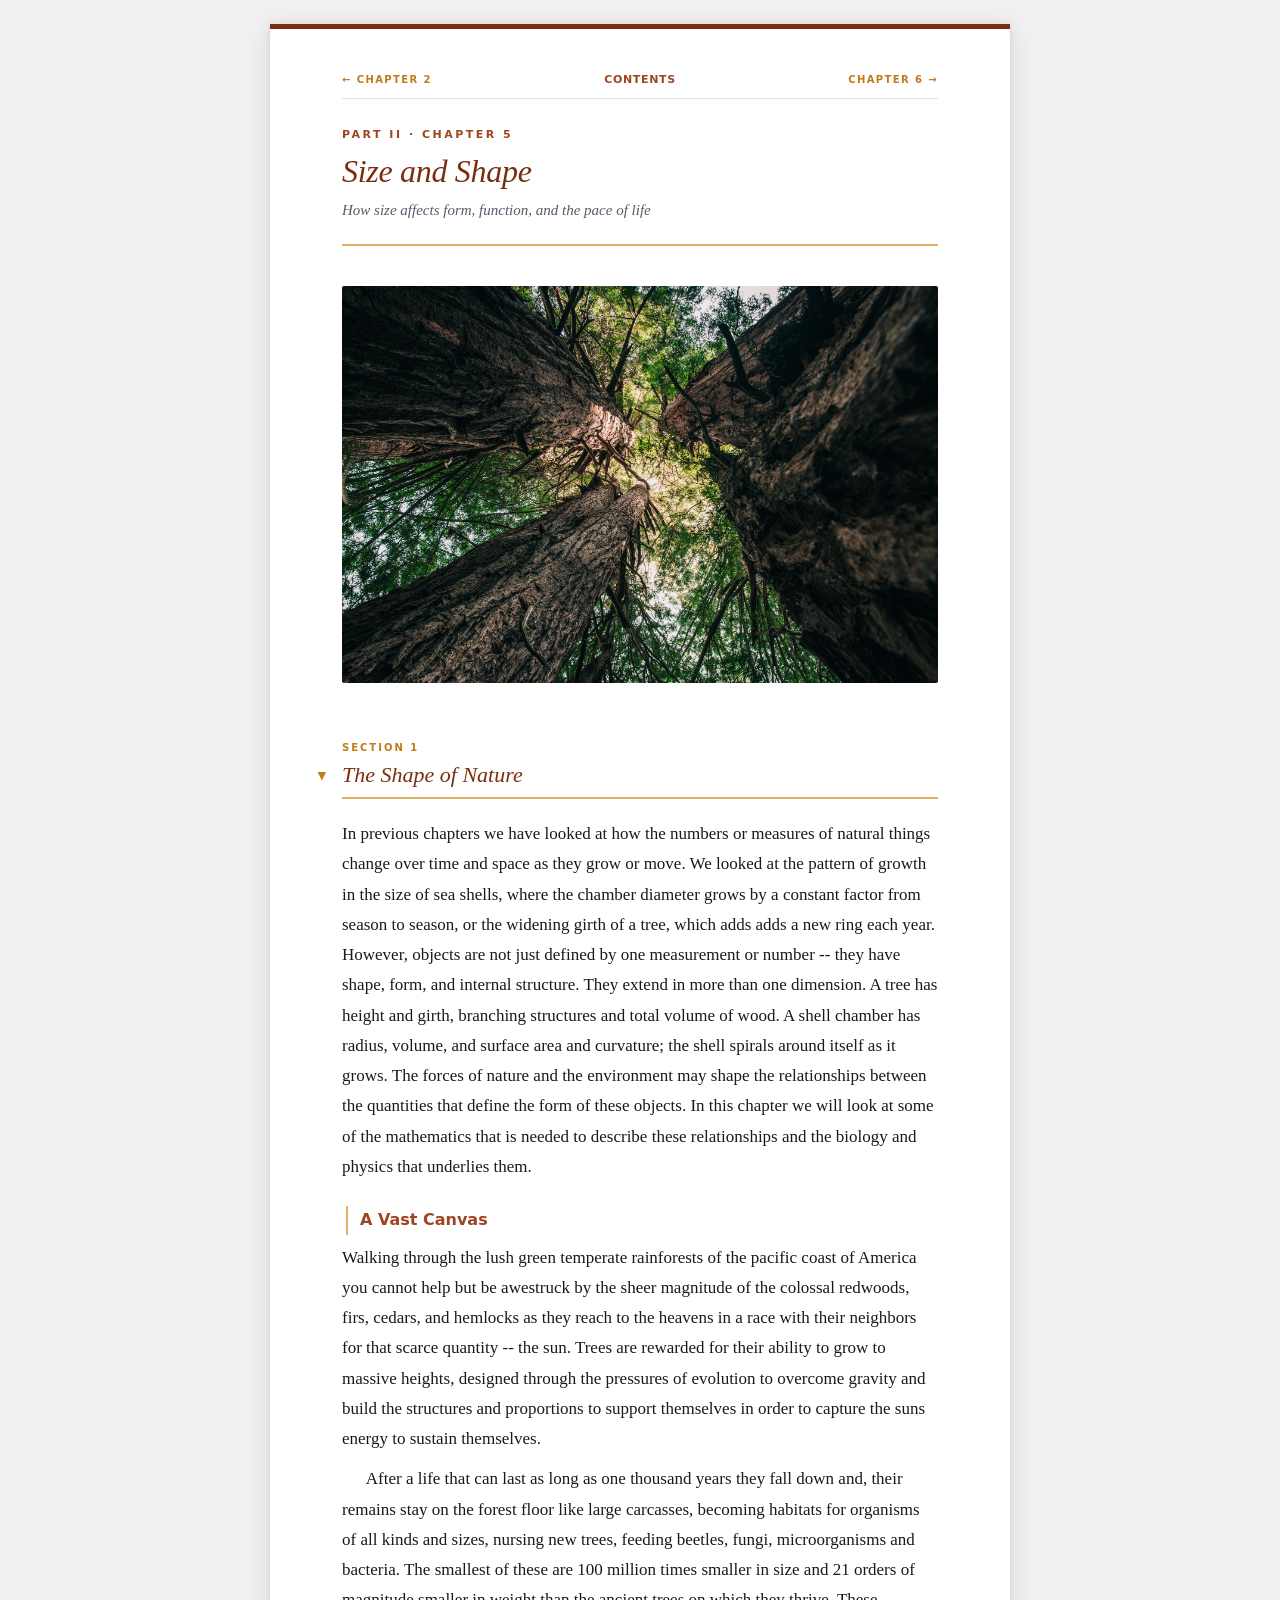
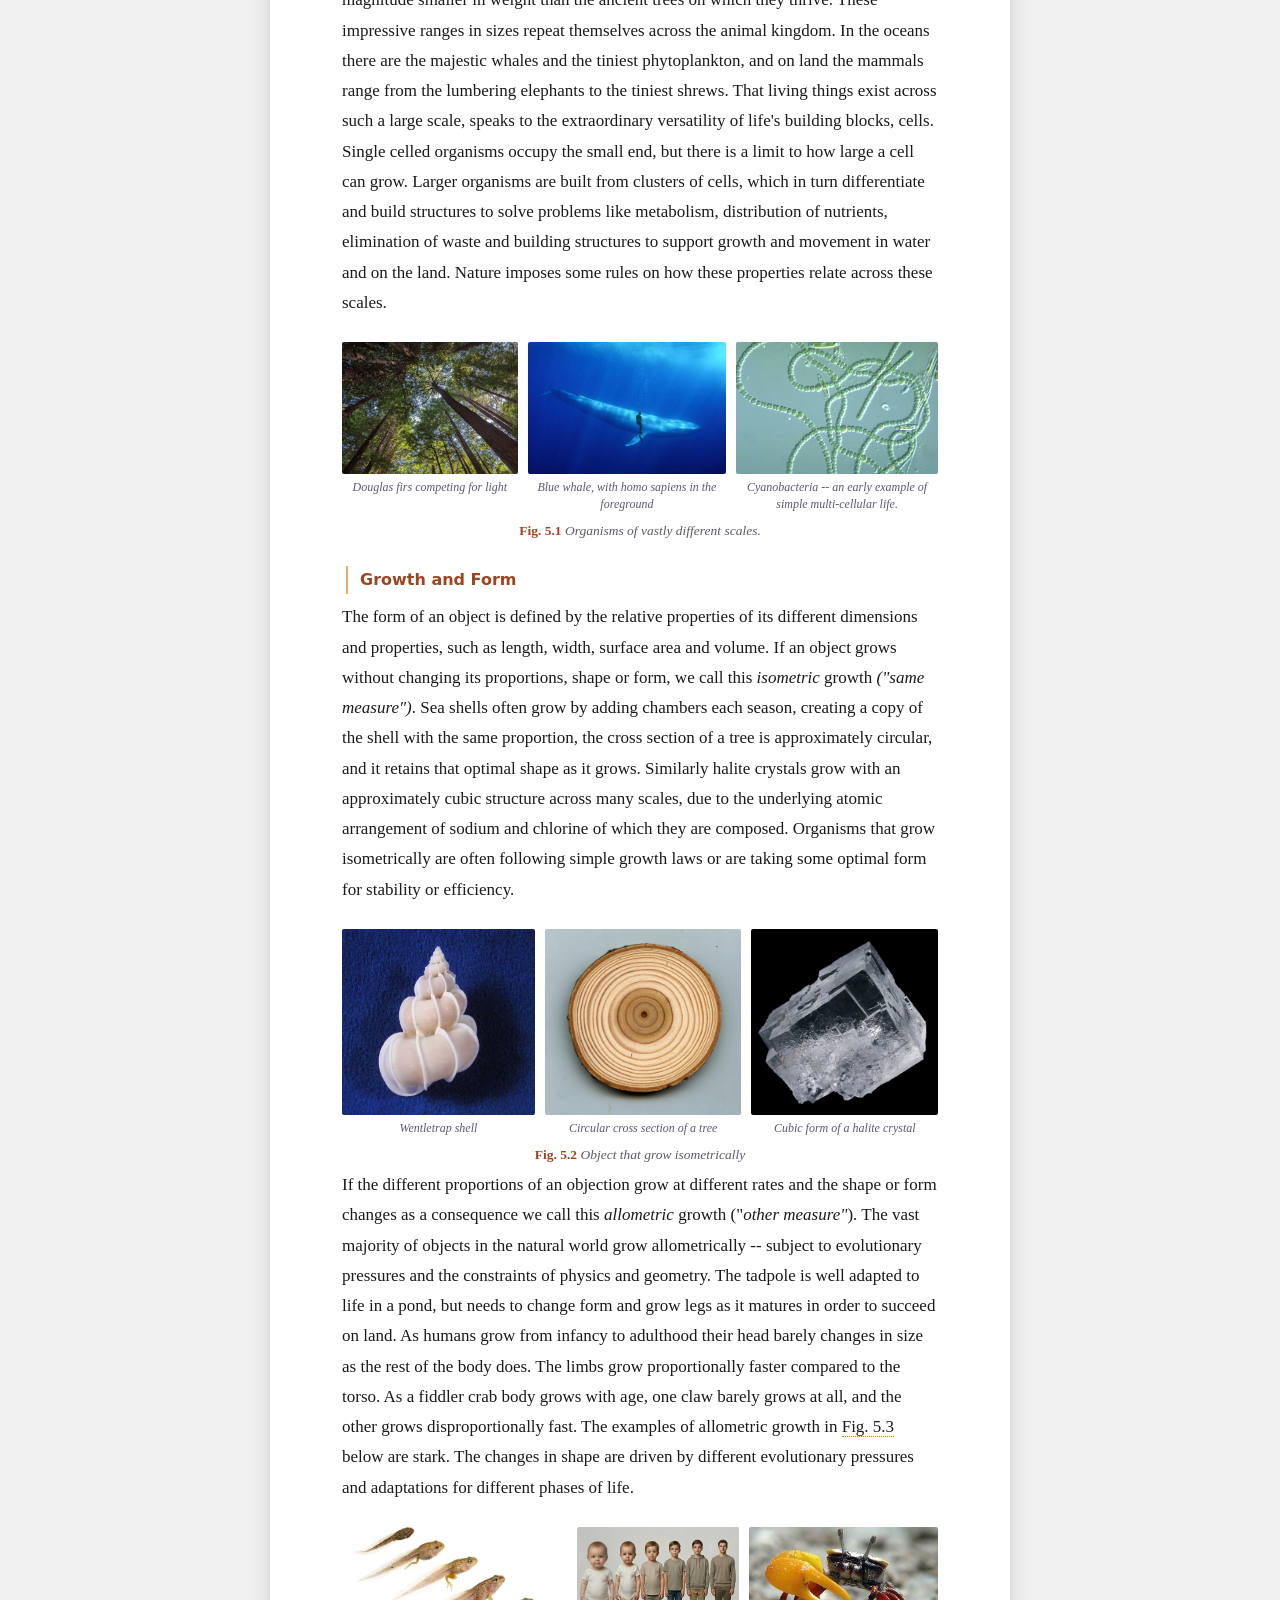
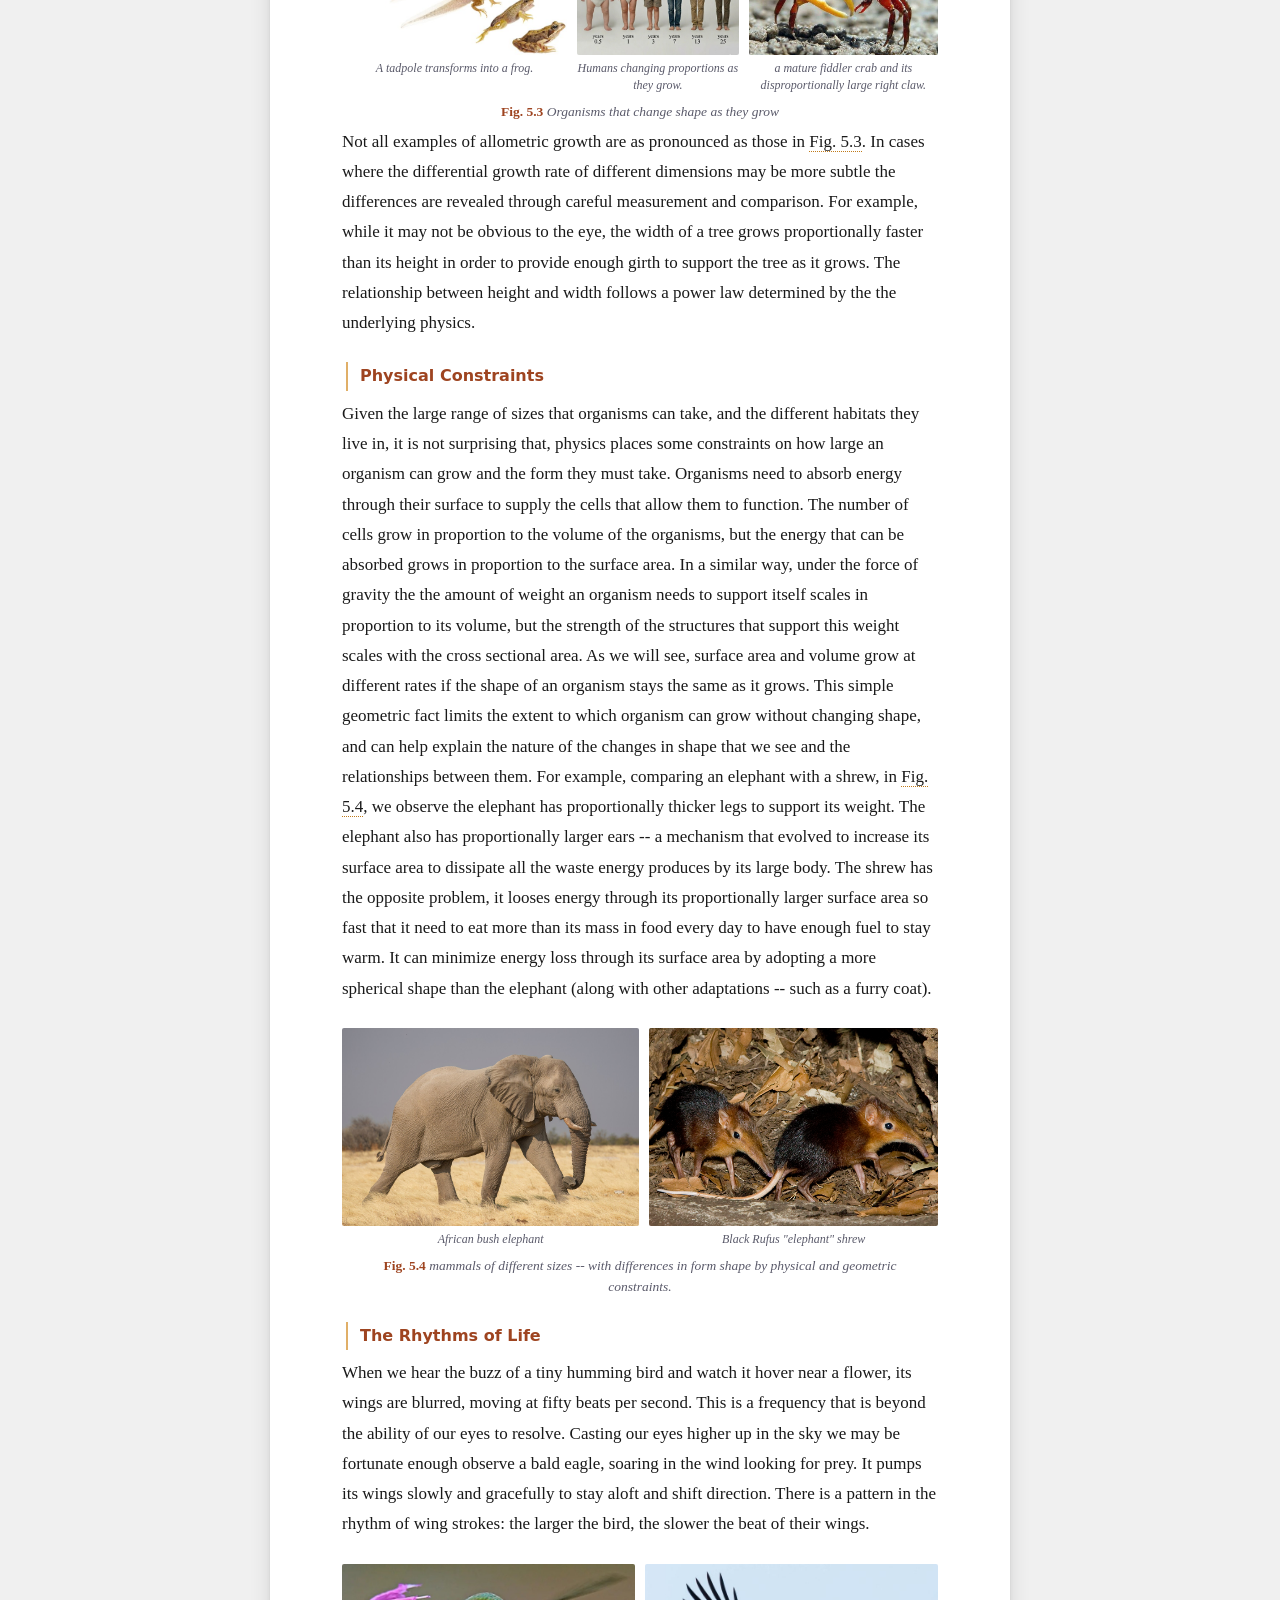
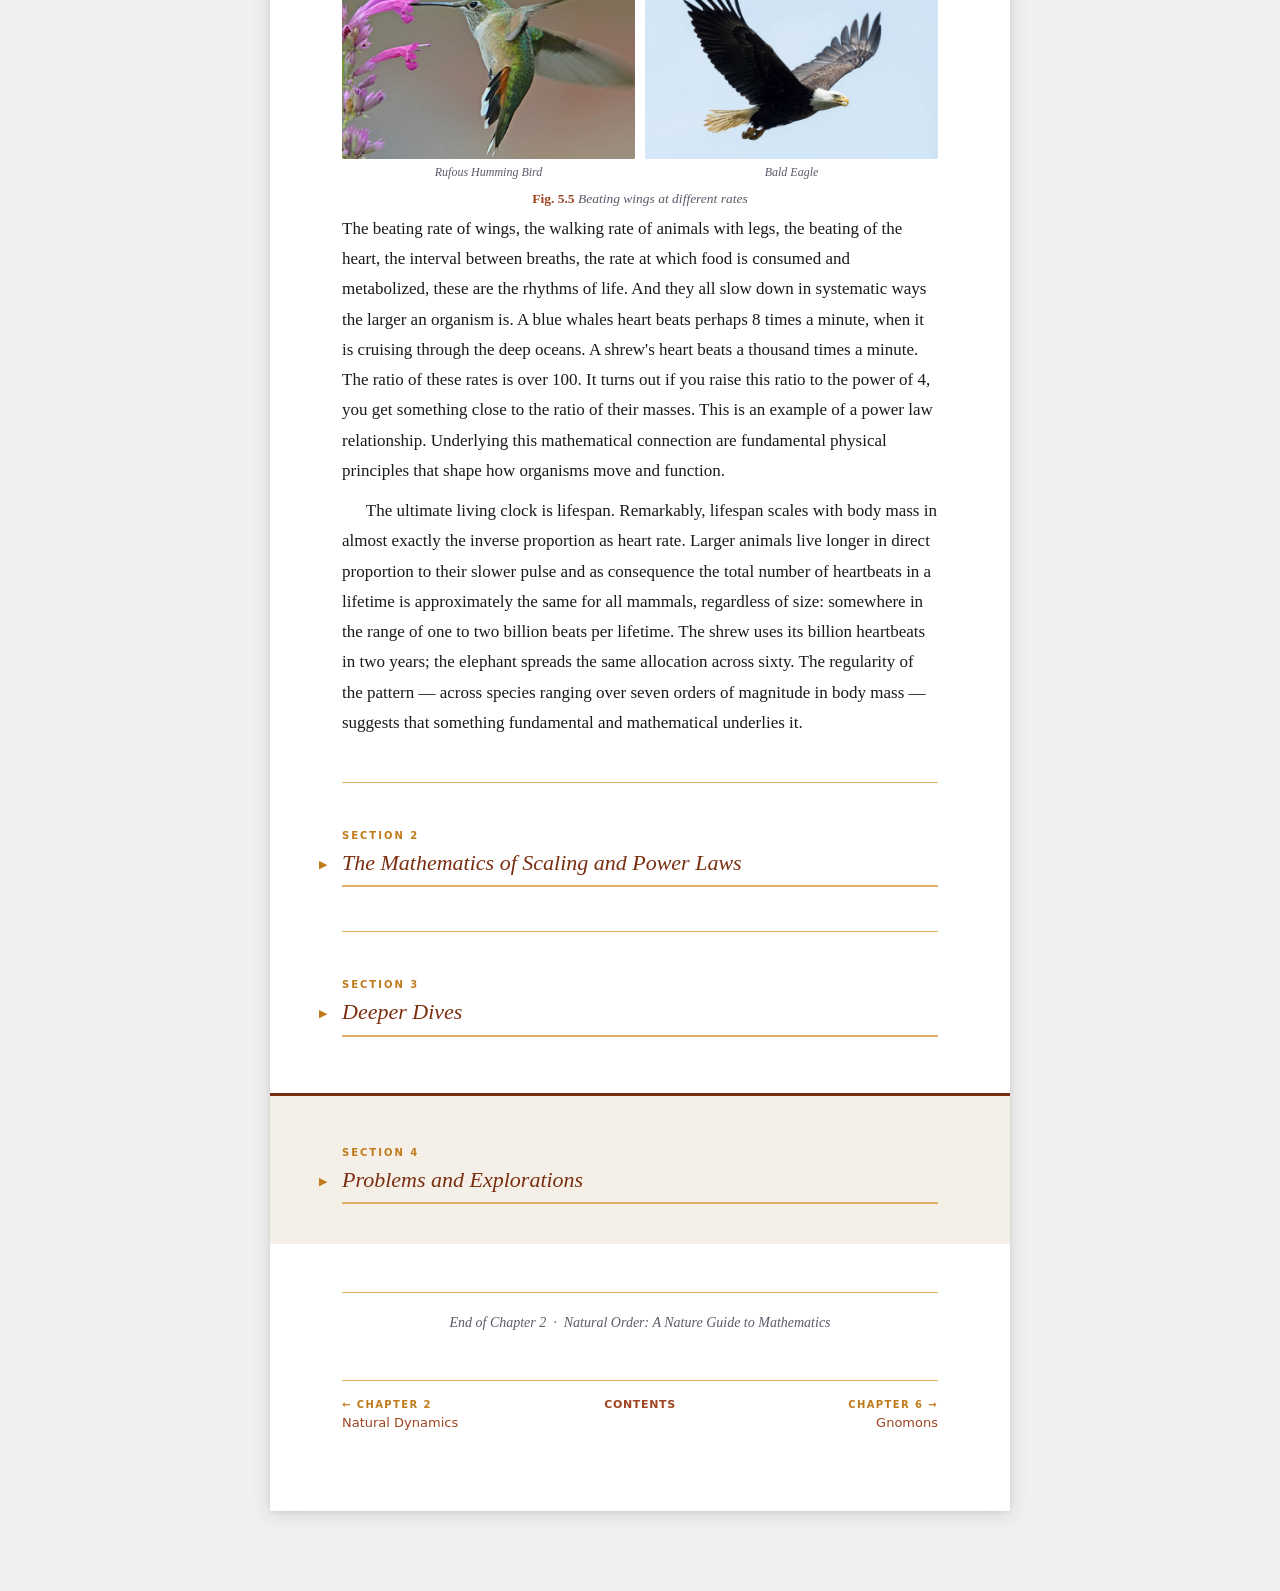
<file: size-and-shape/size-and-shape.html>
<!DOCTYPE html>
<html lang="en">
<head>
<meta charset="UTF-8">
<meta name="viewport" content="width=device-width, initial-scale=1.0">
<meta name="generator" content="Natural Order chapter format v6">
<title>Shape, Size, and Growth — Natural Order</title>
<link rel="stylesheet" href="../shared/book.css">
<script src="../shared/book.js"></script>
<script src="../shared/widgets.js" defer></script>
</head>
<body>
<div class="ch" data-chapter="5" data-numbering="auto">
  <nav class="ch-nav ch-nav-top"><a class="ch-nav-prev" href="../natural-dynamics/natural-dynamics.html"><span class="ch-nav-num">← Chapter 2</span> <span class="ch-nav-title">Natural Dynamics</span></a><a class="ch-nav-index" href="../index.html">Contents</a><a class="ch-nav-next" href="../gnomons/gnomons.html"><span class="ch-nav-num">Chapter 6 →</span> <span class="ch-nav-title">Gnomons</span></a></nav>
  <div class="ch-eyebrow">Part II&nbsp;·&nbsp;Chapter 5</div>
  <h1 class="ch-title">Size and Shape</h1>
  <p class="ch-subtitle">How size affects form, function, and the pace of life</p>
  <hr class="ch-rule">
  <figure class="hero" id="fig-figure"><img src="images/pexels-andrew-degarde-148550826.jpg" alt="pexels-andrew-degarde-148550826-17081990-trees in the light"></figure>
  <section class="sec" id="sec-shape-nature">
    <div class="sec-head">
      <span class="sec-label">Section 1</span>
      <h2>The Shape of Nature</h2>
    </div>
    <p>In previous chapters we have looked at how the numbers or measures of natural things change over time and space as they grow or move. We looked at the pattern of growth in the size of sea shells, where the chamber diameter grows by a constant factor from season to season, or the widening girth of a tree, which adds adds a new ring each year. However, objects are not just defined by one measurement or number -- they have shape, form, and internal structure. They extend in more than one dimension. A tree has height and girth, branching structures and total volume of wood. A shell chamber has radius, volume, and surface area and curvature; the shell spirals around itself as it grows. The forces of nature and the environment may shape the relationships between the quantities that define the form of these objects. In this chapter we will look at some of the mathematics that is needed to describe these relationships and the biology and physics that underlies them.</p>
    <h4 class="topic">A Vast Canvas</h4>
    <p>Walking through the lush green temperate rainforests of the pacific coast of America you cannot help but be awestruck by the sheer magnitude of the colossal redwoods, firs, cedars, and hemlocks as they reach to the heavens in a race with their neighbors for that scarce quantity -- the sun. Trees are rewarded for their ability to grow to massive heights, designed through the pressures of evolution to overcome gravity and build the structures and proportions to support themselves in order to capture the suns energy to sustain themselves.</p>
    <p>After a life that can last as long as one thousand years they fall down and, their remains stay on the forest floor like large carcasses, becoming habitats for organisms of all kinds and sizes, nursing new trees, feeding beetles, fungi, microorganisms and bacteria. The smallest of these are 100 million times smaller in size and 21 orders of magnitude smaller in weight than the ancient trees on which they thrive. These impressive ranges in sizes repeat themselves across the animal kingdom. In the oceans there are the majestic whales and the tiniest phytoplankton, and on land the mammals range from the lumbering elephants to the tiniest shrews. That living things exist across such a large scale, speaks to the extraordinary versatility of life's building blocks, cells. Single celled organisms occupy the small end, but there is a limit to how large a cell can grow. Larger organisms are built from clusters of cells, which in turn differentiate and build structures to solve problems like metabolism, distribution of nutrients, elimination of waste and building structures to support growth and movement in water and on the land. Nature imposes some rules on how these properties relate across these scales.</p>
    <figure class="photo-panel" id="fig-organisms-vastly-different-scales">
      <div class="panel-row">
        <div class="panel-item" style="--ar:1.328"><img src="images/pexels-dudubangbang-27682783.jpg" alt="pexels-dudubangbang-27682783"> <span class="panel-sub">Douglas firs competing for light</span></div>
        <div class="panel-item" style="--ar:1.500"><img src="images/diver-encountering-blue-whale.jpg" alt="a-diver-encountering-a-blue-whale-one-of-the-largest-v0-83brtr4otjk61"> <span class="panel-sub">Blue whale, with homo sapiens in the foreground</span></div>
        <div class="panel-item" style="--ar:1.526"><img src="images/cyanobacteria-2.jpg" alt="cyanobacteria-2"> <span class="panel-sub">Cyanobacteria -- an early example of simple multi-cellular life.</span></div>
      </div>
      <figcaption><strong>Fig. 5.1</strong> Organisms of vastly different scales.</figcaption>
    </figure>
    <h4 class="topic">Growth and Form</h4>
    <p>The form of an object is defined by the relative properties of its different dimensions and properties, such as length, width, surface area and volume. If an object grows without changing its proportions, shape or form, we call this <em>isometric </em>growth <em>("same measure")</em>. Sea shells often grow by adding chambers each season, creating a copy of the shell with the same proportion, the cross section of a tree is approximately circular, and it retains that optimal shape as it grows. Similarly halite crystals grow with an approximately cubic structure across many scales, due to the underlying atomic arrangement of sodium and chlorine of which they are composed. Organisms that grow isometrically are often following simple growth laws or are taking some optimal form for stability or efficiency.</p>
    <figure class="photo-panel" id="fig-object-that-grow-isometrically">
      <div class="panel-row">
        <div class="panel-item" style="--ar:1.034"><img src="images/wentletrap-1.jpg" alt="wentletrap-1"> <span class="panel-sub">Wentletrap shell</span></div>
        <div class="panel-item" style="--ar:1.054"><img src="images/tree-ring.jpg" alt="tree ring"> <span class="panel-sub">Circular cross section of a tree</span></div>
        <div class="panel-item" style="--ar:1.000"><img src="images/hallite.jpg" alt="hallite"> <span class="panel-sub">Cubic form of a halite crystal</span></div>
      </div>
      <figcaption><strong>Fig. 5.2</strong> Object that grow isometrically</figcaption>
    </figure>
    <p>If the different proportions of an objection grow at different rates and the shape or form changes as a consequence we call this <em>allometric</em> growth ("<em>other measure"</em>). The vast majority of objects in the natural world grow allometrically -- subject to evolutionary pressures and the constraints of physics and geometry. The tadpole is well adapted to life in a pond, but needs to change form and grow legs as it matures in order to succeed on land. As humans grow from infancy to adulthood their head barely changes in size as the rest of the body does. The limbs grow proportionally faster compared to the torso. As a fiddler crab body grows with age, one claw barely grows at all, and the other grows disproportionally fast. The examples of allometric growth in <a class="xref" href="#fig-organisms-that-change-shape-as-they">Fig. 5.3</a> below are stark. The changes in shape are driven by different evolutionary pressures and adaptations for different phases of life.</p>
    <figure class="photo-panel" id="fig-organisms-that-change-shape-as-they">
      <div class="panel-row">
        <div class="panel-item" style="--ar:1.756"><img src="images/tadpole-development-photo.jpg" alt="tadpole+development+photo"> <span class="panel-sub">A tadpole transforms into a frog.</span></div>
        <div class="panel-item" style="--ar:1.261"><img src="images/scaling-gemini-created.jpg" alt="scaling - Gemini created"> <span class="panel-sub">Humans changing proportions as they grow.</span></div>
        <div class="panel-item" style="--ar:1.477"><img src="images/mini-algae-eating-fiddler.jpg" alt="Mini-Algae-Eating-Fiddler-Crab"> <span class="panel-sub">a mature fiddler crab and its disproportionally large right claw.</span></div>
      </div>
      <figcaption><strong>Fig. 5.3</strong> Organisms that change shape as they grow</figcaption>
    </figure>
    <p>Not all examples of allometric growth are as pronounced as those in <a class="xref" href="#fig-organisms-that-change-shape-as-they">Fig. 5.3</a>. In cases where the differential growth rate of different dimensions may be more subtle the differences are revealed through careful measurement and comparison. For example, while it may not be obvious to the eye, the width of a tree grows proportionally faster than its height in order to provide enough girth to support the tree as it grows. The relationship between height and width follows a power law determined by the the underlying physics.</p>
    <h4 class="topic">Physical Constraints</h4>
    <p>Given the large range of sizes that organisms can take, and the different habitats they live in, it is not surprising that, physics places some constraints on how large an organism can grow and the form they must take. Organisms need to absorb energy through their surface to supply the cells that allow them to function. The number of cells grow in proportion to the volume of the organisms, but the energy that can be absorbed grows in proportion to the surface area. In a similar way, under the force of gravity the the amount of weight an organism needs to support itself scales in proportion to its volume, but the strength of the structures that support this weight scales with the cross sectional area. As we will see, surface area and volume grow at different rates if the shape of an organism stays the same as it grows. This simple geometric fact limits the extent to which organism can grow without changing shape, and can help explain the nature of the changes in shape that we see and the relationships between them. For example, comparing an elephant with a shrew, in <a class="xref" href="#fig-mammals-different-sizes-differences-form-shape">Fig. 5.4</a>, we observe the elephant has proportionally thicker legs to support its weight. The elephant also has proportionally larger ears -- a mechanism that evolved to increase its surface area to dissipate all the waste energy produces by its large body. The shrew has the opposite problem, it looses energy through its proportionally larger surface area so fast that it need to eat more than its mass in food every day to have enough fuel to stay warm. It can minimize energy loss through its surface area by adopting a more spherical shape than the elephant (along with other adaptations -- such as a furry coat).</p>
    <figure class="photo-panel" id="fig-mammals-different-sizes-differences-form-shape">
      <div class="panel-row">
        <div class="panel-item" style="--ar:1.500"><img src="images/male-african-bush-elephant.jpg" alt="178_Male_African_bush_elephant_in_Etosha_National_Park_Photo_by_Giles_Laurent"> <span class="panel-sub">African bush elephant</span></div>
        <div class="panel-item" style="--ar:1.456"><img src="images/blackrufus-elphant-shrew-crop.png" alt="blackrufus elphant shrew-crop"> <span class="panel-sub">Black Rufus "elephant" shrew</span></div>
      </div>
      <figcaption><strong>Fig. 5.4</strong> mammals of different sizes -- with differences in form shape by physical and geometric constraints.</figcaption>
    </figure>
    <h4 class="topic">The Rhythms of Life</h4>
    <p>When we hear the buzz of a tiny humming bird and watch it hover near a flower, its wings are blurred, moving at fifty beats per second. This is a frequency that is beyond the ability of our eyes to resolve. Casting our eyes higher up in the sky we may be fortunate enough observe a bald eagle, soaring in the wind looking for prey. It pumps its wings slowly and gracefully to stay aloft and shift direction. There is a pattern in the rhythm of wing strokes: the larger the bird, the slower the beat of their wings.</p>
    <figure class="photo-panel" id="fig-beating-wings-at-different-rates">
      <div class="panel-row">
        <div class="panel-item"><img src="images/broad-tailed-hummingbird-chuck.jpg" alt="broad-tailed_hummingbird_chuck_roberts_flickr_cx"> <span class="panel-sub">Rufous Humming Bird</span></div>
        <div class="panel-item"><img src="images/bald-eagle-photo-will.jpg" alt="bald eagle Photo by Will ParsonChesapeake Bay Program"> <span class="panel-sub">Bald Eagle</span></div>
      </div>
      <figcaption><strong>Fig. 5.5</strong> Beating wings at different rates</figcaption>
    </figure>
    <p>The beating rate of wings, the walking rate of animals with legs, the beating of the heart, the interval between breaths, the rate at which food is consumed and metabolized, these are the rhythms of life. And they all slow down in systematic ways the larger an organism is. A blue whales heart beats perhaps 8 times a minute, when it is cruising through the deep oceans. A shrew's heart beats a thousand times a minute. The ratio of these rates is over 100. It turns out if you raise this ratio to the power of 4, you get something close to the ratio of their masses. This is an example of a power law relationship. Underlying this mathematical connection are fundamental physical principles that shape how organisms move and function.</p>
    <p>The ultimate living clock is lifespan. Remarkably, lifespan scales with body mass in almost exactly the inverse proportion as heart rate. Larger animals live longer in direct proportion to their slower pulse and as consequence the total number of heartbeats in a lifetime is approximately the same for all mammals, regardless of size: somewhere in the range of one to two billion beats per lifetime. The shrew uses its billion heartbeats in two years; the elephant spreads the same allocation across sixty. The regularity of the pattern — across species ranging over seven orders of magnitude in body mass — suggests that something fundamental and mathematical underlies it.</p>
  </section>
  <section class="sec" id="sec-mathematics-scaling-power-laws">
    <div class="sec-head">
      <span class="sec-label">Section 2</span>
      <h2>The Mathematics of Scaling and Power Laws</h2>
    </div>
    <p>In this section we will develop the mathematics of scaling and power laws to help us understand how the different geometric properties of growing (or shrinking) objects change in relation to one another.</p>
    <section class="sub" id="sub-scaling-laws-isometric-growth">
      <h3 class="sub">2.1 Scaling Laws For Isometric Growth</h3>
      <p>As noted in <a class="xref" href="#sec-shape-nature">Section 1</a>, growth is <em>isometric</em> when the proportions of the form remain the same as the object grows. For example, in the diagram below the base of the right triangle below grows from $b=4$ to $b=5$, growing by a factor of $\frac{5}{4}$. If the growth is isometric the height also grows by the same factor. This means the height growing from $h=3$ to $\frac{5}{4}\times 3$ = 3.75. The new triangle is geometrically <em>similar </em>to the initial triangle.</p>
      <figure id="fig-two-similar-right-triangles-left-triangle">
        <svg aria-label="Two similar right triangles: left has base 4 and height 3; right has base 5 and height unknown" style="max-width:100%;overflow:visible" viewBox="0 0 476 212" width="381" xmlns="http://www.w3.org/2000/svg">

  <rect fill="#ffffff" height="212" rx="5" width="476"></rect>

  <!-- Left triangle: base=4 (144px), height=3 (108px), scale 36px/unit -->
  <!-- Vertices: right-angle (50,175), base-end (194,175), apex (50,67) -->
  <polygon fill="rgba(122,46,16,0.07)" points="50,175 194,175 50,67" stroke="#7a2e10" stroke-linejoin="round" stroke-width="1.8"></polygon>
  <path d="M 50,165 L 60,165 L 60,175" fill="none" stroke="#7a2e10" stroke-width="1.2"></path>
  <text fill="#2a1200" font-family="'Palatino Linotype',Palatino,Georgia,serif" font-size="14.5" font-style="italic" text-anchor="middle" x="122" y="196">b = 4</text>
  <text dominant-baseline="middle" fill="#2a1200" font-family="'Palatino Linotype',Palatino,Georgia,serif" font-size="14.5" font-style="italic" text-anchor="middle" transform="rotate(-90,33,121)" x="33" y="121">h = 3</text>

  <!-- Right triangle: base=5 (180px), height=15/4=3.75 (135px), scale 36px/unit -->
  <!-- Vertices: right-angle (258,175), base-end (438,175), apex (258,40) -->
  <polygon fill="rgba(122,46,16,0.07)" points="258,175 438,175 258,40" stroke="#7a2e10" stroke-linejoin="round" stroke-width="1.8"></polygon>
  <path d="M 258,165 L 268,165 L 268,175" fill="none" stroke="#7a2e10" stroke-width="1.2"></path>
  <text fill="#2a1200" font-family="'Palatino Linotype',Palatino,Georgia,serif" font-size="14.5" font-style="italic" text-anchor="middle" x="348" y="196">b = 5</text>
  <text dominant-baseline="middle" fill="#2a1200" font-family="'Palatino Linotype',Palatino,Georgia,serif" font-size="14.5" font-style="italic" text-anchor="middle" transform="rotate(-90,241,107)" x="241" y="107">h = <tspan fill="#7a2e10" font-weight="600">?</tspan></text>

</svg>
        <figcaption><strong>Fig. 5.6</strong> Two similar right triangles. The left triangle has base $b = 4$ and height $h = 3.$ The right triangle has base $b = 5$. Isometric growth requires its height to scale by the same factor $\tfrac{5}{4}$, giving $h = \tfrac{5}{4} \times 3 = \tfrac{15}{4} = 3.75$.</figcaption>
      </figure>
      <p>Our goal is to determine how related quantities, like area and volume, change if the linear dimensions of the object remain in the same proportion as an object gets larger. Let's start with a simple shape: a square of side length 1 unit. It has area equal to 1 unit$^2$. If we double every length the side becomes 2 units, and the area 4 units. We need exactly 4 copies of the original square to fill the new one. If we triple the length of every side, we need 9 copies. The pattern is clear, if we the scale the sides by factor $k$, the area scales by factor $k^2$.</p>
      <figure id="fig-scaling-sides-unit-square-factors-number">
        <svg height="158" viewBox="0 0 500 158" width="500">
  <!-- k=1: single unit square, 40×40 at (20,15) -->
  <rect fill="#f0ece3" height="40" stroke="#5a3a1a" stroke-width="1.5" width="40" x="20" y="15"></rect>
  <text fill="#5a3a1a" font-family="Georgia,serif" font-size="13" font-style="italic" text-anchor="middle" x="40" y="73">1</text>

  <!-- k=2: 2×2 grid of 40px unit squares → 80×80 total -->
  <rect fill="#f0ece3" height="40" stroke="#5a3a1a" stroke-width="1.5" width="40" x="100" y="15"></rect>
  <rect fill="#f0ece3" height="40" stroke="#5a3a1a" stroke-width="1.5" width="40" x="140" y="15"></rect>
  <rect fill="#f0ece3" height="40" stroke="#5a3a1a" stroke-width="1.5" width="40" x="100" y="55"></rect>
  <rect fill="#f0ece3" height="40" stroke="#5a3a1a" stroke-width="1.5" width="40" x="140" y="55"></rect>
  <rect fill="none" height="80" stroke="#D85A30" stroke-width="2" width="80" x="100" y="15"></rect>
  <text fill="#D85A30" font-family="Georgia,serif" font-size="13" font-style="italic" text-anchor="middle" x="140" y="113">2</text>

  <!-- k=3: 3×3 grid of 40px unit squares → 120×120 total -->
  <rect fill="#f0ece3" height="40" stroke="#5a3a1a" stroke-width="1.2" width="40" x="230" y="15"></rect>
  <rect fill="#f0ece3" height="40" stroke="#5a3a1a" stroke-width="1.2" width="40" x="270" y="15"></rect>
  <rect fill="#f0ece3" height="40" stroke="#5a3a1a" stroke-width="1.2" width="40" x="310" y="15"></rect>
  <rect fill="#f0ece3" height="40" stroke="#5a3a1a" stroke-width="1.2" width="40" x="230" y="55"></rect>
  <rect fill="#f0ece3" height="40" stroke="#5a3a1a" stroke-width="1.2" width="40" x="270" y="55"></rect>
  <rect fill="#f0ece3" height="40" stroke="#5a3a1a" stroke-width="1.2" width="40" x="310" y="55"></rect>
  <rect fill="#f0ece3" height="40" stroke="#5a3a1a" stroke-width="1.2" width="40" x="230" y="95"></rect>
  <rect fill="#f0ece3" height="40" stroke="#5a3a1a" stroke-width="1.2" width="40" x="270" y="95"></rect>
  <rect fill="#f0ece3" height="40" stroke="#5a3a1a" stroke-width="1.2" width="40" x="310" y="95"></rect>
  <rect fill="none" height="120" stroke="#EF9F27" stroke-width="2" width="120" x="230" y="15"></rect>
  <text fill="#b07010" font-family="Georgia,serif" font-size="13" font-style="italic" text-anchor="middle" x="290" y="153">3</text>

  <!-- General rule -->

</svg>
        <figcaption><strong>Fig. 5.7</strong> Scaling the sides of a unit square by factors $k = 1, 2, 3$. The number of unit squares needed to tile the scaled version equals $k^2$.</figcaption>
      </figure>
      <p>The same argument works in three dimensions. A unit cube has volume $1 \text{ unit}^3$. Scale the side by $k$ and the new cube needs $k^3$ unit cubes to fill it. It also has $k^2$ times as many unit squares on its surface — so its surface area scales as $k^2$.</p>
      <figure id="fig-scaling-unit-cube-second-figure-when">
        <svg height="258" viewBox="0 0 540 258" width="540">
  <!--
    All three cubes share bottom_y=230. Unit side = 36px.
    Isometric: dx = 31*k, dy = 18*k (cos30°/sin30° projection).
    All face parallelograms: vertical edges drop straight down,
    so bottom edge of right/left face is PARALLEL to top edge. ✓
  -->

  <!-- ══════ k=1 cube: peak=(55,158), s=36, dx=31, dy=18 ══════ -->
  <!-- Top face -->
  <polygon fill="#c8d4e8" points="55,158 86,176 55,194 24,176" stroke="#5070a0" stroke-width="1.3"></polygon>
  <!-- Right face: TR→TF→BF→BR = (86,176)→(55,194)→(55,230)→(86,212) -->
  <polygon fill="#9ab0cc" points="86,176 55,194 55,230 86,212" stroke="#5070a0" stroke-width="1.3"></polygon>
  <!-- Left face: TL→TF→BF→BL = (24,176)→(55,194)→(55,230)→(24,212) -->
  <polygon fill="#7a98b8" points="24,176 55,194 55,230 24,212" stroke="#5070a0" stroke-width="1.3"></polygon>
  <text fill="#5070a0" font-family="Georgia,serif" font-size="13" font-style="italic" text-anchor="middle" x="55" y="248">1</text>

  <!-- ══════ k=2 cube: peak=(200,86), s=72, dx=62, dy=36 ══════ -->
  <!-- Top face -->
  <polygon fill="#c8d4e8" points="200,86 262,122 200,158 138,122" stroke="#5070a0" stroke-width="1.3"></polygon>
  <!-- Right face: (262,122)→(200,158)→(200,230)→(262,194) -->
  <polygon fill="#9ab0cc" points="262,122 200,158 200,230 262,194" stroke="#5070a0" stroke-width="1.3"></polygon>
  <!-- Left face: (138,122)→(200,158)→(200,230)→(138,194) -->
  <polygon fill="#7a98b8" points="138,122 200,158 200,230 138,194" stroke="#5070a0" stroke-width="1.3"></polygon>
  <!-- Grid lines — right face: 1 vert, 1 slant -->
  <line opacity=".6" stroke="#5070a0" stroke-width=".8" x1="231" x2="231" y1="140" y2="212"></line>
  <line opacity=".6" stroke="#5070a0" stroke-width=".8" x1="262" x2="200" y1="158" y2="194"></line>
  <!-- Grid lines — left face: 1 vert, 1 slant -->
  <line opacity=".6" stroke="#5070a0" stroke-width=".8" x1="169" x2="169" y1="140" y2="212"></line>
  <line opacity=".6" stroke="#5070a0" stroke-width=".8" x1="138" x2="200" y1="158" y2="194"></line>
  <!-- Grid lines — top face: 2 diagonals -->
  <line opacity=".6" stroke="#5070a0" stroke-width=".8" x1="231" x2="169" y1="104" y2="140"></line>
  <line opacity=".6" stroke="#5070a0" stroke-width=".8" x1="169" x2="231" y1="104" y2="140"></line>
  <text fill="#D85A30" font-family="Georgia,serif" font-size="13" font-style="italic" text-anchor="middle" x="200" y="248">2</text>

  <!-- ══════ k=3 cube: peak=(415,14), s=108, dx=93, dy=54 ══════ -->
  <!-- Top face -->
  <polygon fill="#c8d4e8" points="415,14 508,68 415,122 322,68" stroke="#5070a0" stroke-width="1.3"></polygon>
  <!-- Right face: (508,68)→(415,122)→(415,230)→(508,176) -->
  <polygon fill="#9ab0cc" points="508,68 415,122 415,230 508,176" stroke="#5070a0" stroke-width="1.3"></polygon>
  <!-- Left face: (322,68)→(415,122)→(415,230)→(322,176) -->
  <polygon fill="#7a98b8" points="322,68 415,122 415,230 322,176" stroke="#5070a0" stroke-width="1.3"></polygon>
  <!-- Grid lines — right face: 2 vert + 2 slant -->
  <line opacity=".6" stroke="#5070a0" stroke-width=".8" x1="477" x2="477" y1="86" y2="194"></line>
  <line opacity=".6" stroke="#5070a0" stroke-width=".8" x1="446" x2="446" y1="104" y2="212"></line>
  <line opacity=".6" stroke="#5070a0" stroke-width=".8" x1="508" x2="415" y1="104" y2="158"></line>
  <line opacity=".6" stroke="#5070a0" stroke-width=".8" x1="508" x2="415" y1="140" y2="194"></line>
  <!-- Grid lines — left face: 2 vert + 2 slant -->
  <line opacity=".6" stroke="#5070a0" stroke-width=".8" x1="353" x2="353" y1="86" y2="194"></line>
  <line opacity=".6" stroke="#5070a0" stroke-width=".8" x1="384" x2="384" y1="104" y2="212"></line>
  <line opacity=".6" stroke="#5070a0" stroke-width=".8" x1="322" x2="415" y1="104" y2="158"></line>
  <line opacity=".6" stroke="#5070a0" stroke-width=".8" x1="322" x2="415" y1="140" y2="194"></line>
  <!-- Grid lines — top face: 4 diagonals (2 in each direction) -->
  <line opacity=".6" stroke="#5070a0" stroke-width=".8" x1="446" x2="353" y1="32" y2="86"></line>
  <line opacity=".6" stroke="#5070a0" stroke-width=".8" x1="477" x2="384" y1="50" y2="104"></line>
  <line opacity=".6" stroke="#5070a0" stroke-width=".8" x1="384" x2="477" y1="32" y2="86"></line>
  <line opacity=".6" stroke="#5070a0" stroke-width=".8" x1="353" x2="446" y1="50" y2="104"></line>
  <text fill="#b07010" font-family="Georgia,serif" font-size="13" font-style="italic" text-anchor="middle" x="415" y="248">3</text>
</svg>
        <figcaption><strong>Fig. 5.8</strong> Scaling a unit cube by $k = 1, 2, 3$. In the second figure, when $k=2$, we need $8$ or $2^3$ copies of the original cube to fill it, when $k=3$ we need $27$, or $3^3$ copies.</figcaption>
      </figure>
      <p>We can generalize this results as follows. Let $L$ be any characteristic length of an object — side length of a cube, radius of a sphere, height of a cylinder, <em>etc</em>. If we use scale factor $k$, then:</p>
      <div class="key-result" id="kr-2-1">
        <div class="kr-header"><span>Key Result — The Scaling Law</span> <span class="kr-num">5.1</span></div>
        <div class="kr-body">
          <p>If every length dimension of an object is scaled by the same factor $k$, $$L\to kL$$then areas scale by $k^2$ and volumes scale by $k^3$:</p>
          <div class="eq" data-n="5.1" id="eq-nmw8l3j4k3">$$A \to k^2 A \qquad V \to k^3 V$$</div>
        </div>
      </div>
      <p>These laws apply to <em>any</em> shape that is scaled proportionally, not just cubes. We can verify this directly when there is a formula for the areas and volumes of a given shape, as in the examples below:</p>
      <div class="example" id="ex-n1775495539870">
        <button class="example-trigger" type="button"><span class="ex-badge">Worked Example 5.1</span> <span class="ex-title">Scaling Circles, Spheres, and Cylinders</span> <span class="ex-icon">▶</span></button>
        <div class="example-body">
          <p>Let's use the formulas for circles, spheres and cylinders to confirm this scaling law directly, when every length (radius, height, <em>etc.</em> ) is multiplied by the same factor $k$.</p>
          <p><strong>Circle</strong> (radius $r$):</p>
          <p>Area: $A= \pi r^2$. Scaling the radius $r$ up by factor $k$, the new area is $\pi(kr)^2 = k^2 \cdot \pi r^2=k^2A$. So $A\to k^2A$; The area scales by factor $k^2$.</p>
          <p>Circumference: $C= 2\pi r$. When $r\to kr$, we have $C\to kC$, as expected for a length.</p>
          <p><strong>Sphere</strong> (radius $r$):</p>
          <p>Surface area: $A= 4\pi r^2 \to 4\pi (kr)^2= k^2 \cdot 4\pi r^2=k^2A$.</p>
          <p>Volume: $V= \frac{4}{3}\pi r^3 \to \frac{4}{3}\pi (kr)^3= k^3 \cdot \frac{4}{3}\pi r^3=k^3V$.</p>
          <p><strong>Cylinder</strong> (radius $r$, height $h$):</p>
          <p>Lateral surface area: $A= 2\pi r h \to 2\pi (kr)(kh) = k^2 \cdot 2\pi rh=k^2A$.</p>
          <p>Volume: $V= \pi r^2 h \to \pi(kr)^2(kh) = k^3 \cdot \pi r^2 h=k^3V$.</p>
        </div>
      </div>
      <p>For more general shapes, without specific formulae, we use the following reasoning to prove the scaling law:</p>
      <div class="callout" id="co-2-proof">
        <button class="callout-trigger" type="button"><span class="ct-badge">Further Explanation</span> <span class="ct-title">Why does the scaling law hold for any shape?</span> <span class="ct-icon">▶</span></button>
        <div class="callout-body">
          <p>Any <em>smooth</em> surface can be tiled by arbitrarily small squares of side $\varepsilon$. When every length is scaled by $k$, each tiny square becomes a $k\varepsilon \times k\varepsilon$ square with area $k^2 \varepsilon^2$. Since every tile scales by the same factor, the total area scales by $k^2$, regardless of the shape's complexity. The same argument works for volumes using tiny cubes. This is why the law applies equally to a cube, a sphere, or anything that scales proportionally in all dimensions.</p>
        </div>
      </div>
      <p>Let's look at a few examples of how we can use these scaling laws for more generalized shapes to answer questions about biology and physics:</p>
      <div class="example" id="ex-n1775605521803">
        <button class="example-trigger" type="button"><span class="ex-badge">Worked Example 5.2</span> <span class="ex-title">Growing Algae</span> <span class="ex-icon">▶</span></button>
        <div class="example-body">
          <p>Consider a <em>cyanobacterial</em> (blue-green algae) with cell size 2.0 $\mu$m. Suppose at its current size it produces waste at a rate of 3 units per second and is able to diffuse waste at a rate of 15 units per second. As the cell grows isometrically its volume and surface area grow according to the scaling laws. The rate it produces waste scales at the same rate as volume. The rate it diffuses waste through its membrane, scales as the surface area.</p>
          <ol>
            <li>If the cell grows by a factor of 3, how much waste does it produce per second and how fast can the waste diffuse?</li>
            <li>How large can the cell get before it can no longer diffuse its own waste given waste diffusion scales at a slower rate than waste production?</li>
          </ol>
          <p><strong>Answer:</strong></p>
          <ol>
            <li>Let $L=2$ be the initial size of the cell, $W=3$ be the initial rate of waste production, and $D=15$ be the initial rate of diffusion. Following the laws of scaling with growth factor 3: <br>$L\to 3L =6$, $W\to 3^3 W=81$, and $D\to 3^2D=135.$ <br>It is now 6 $\mu$m, it produces waste at a rate of 81 units per second, and diffuses waste at rate of 180 units per second. At 3 times the original size, the cell can still expel all its waste successfully.</li>
            <li>A threshold is reached when the rate of production of waste reaches the rate of diffusion of waste. To determine the threshold set the scale factor as $k$. The diffusion rate becomes $k^2D=15k^2$. The waste production rate becomes $k^3W=3k^3$. The threshold is met when these are equal.<br>$15k^2=3k^3 \implies k=5$. <br>The cell reaches its threshold when it is 5 times as big, or 10 $\mu$m. After that the cell needs to either stop growing, divide, or die!</li>
          </ol>
        </div>
      </div>
      <div class="example" id="ex-n1775605538936">
        <button class="example-trigger" type="button"><span class="ex-badge">Example 5.3</span> <span class="ex-title">"Fee fi fo fum, I smell the blood of an Englishman"</span> <span class="ex-icon">▶</span></button>
        <div class="example-body">
          <p>The animal kingdom is filled with mammals of all sizes, from the tiny shrew to the giant blue whale. You may have noticed there are not a of giant humanoids on earth, the Yeti and Sasquatch not withstanding. To see why, let's do a thought experiment. Imagine if there <em>were</em> giant humanoids five times as tall as a 6ft tall person, who appeared exactly like a human in every proportion. How would this giant fare?</p>
          <ol>
            <li>If a typical 6ft tall person is 200 pounds, how heavy would this giant be if it was made of the same type and distribution of organic matters as this human?</li>
            <li>Suppose the strength of bones depends on their cross-sectional area. If human legs can support 500 pounds comfortably (a 2.5 times "safety factor"), how much weight would the giants legs be able to support, assuming the giants legs are geometrically similar and structured the same way? What can you say about the ability of this giant to support their weight?</li>
            <li>
              Human femurs are about 1 inch wide at their thinnest (weakest) point and 20 inches long. Assuming the giant's femurs are five times as long as ours:
              <ol>
                <li>How thick would they be if they were isometric to ours?</li>
                <li>How thick would they need to be so they had the same "safety factor" as ours -- that is they could support 2.5x the weight of the giant.</li>
              </ol>
            </li>
          </ol>
          <strong>Answer:</strong>
          <ol>
            <li>The scale factor in this situation is $k=5$. Volume scales like $k^3=125$. Assuming the giant is made of the same "stuff" as us, their mass will scale like volume, so will be $125$ times as much, $(125)(200)=25,000$ lbs.</li>
            <li>Since the strength of bones scales like area, the scale factor for the strength is $k^2=25$. The giant's legs can support $25\times 500=12,500$ lbs. The giant's leg bones would not be strong enough to support their body weight. This is a consequence of strength scaling like $k^2$ but the weight scaling like $k^3.$</li>
            <li>
              <ol>
                <li>If the giant's femur were isometric to ours, the scale factor for width would be the same as for length; it would be 5 times the diameter, or 5 inches thick.</li>
                <li>Let's assume that the diameter of the leg scales like some factor $a$ when the length scales like $k=5$. Then the cross sectional area, and hence strength, scales like $a^2$. Assuming the weight of the giant still scales like $k^3=125$, then we need the area to scale the same amount, which gives $$a^2=k^3=125 \implies a=11.2.$$ The giant's bone would need to be 11.2 inches wide. Proportionally thicker than a human bone by a factor of about about 11.2/5=2.8.</li>
              </ol>
            </li>
          </ol>
          <p>We see the shape of the bones (length to diameter ratio) needs to be different to provide comparable support for organisms of different sizes.</p>
        </div>
      </div>
      <p>The examples above illustrate something interesting about the scaling laws: because area and volume scale at different rates for the same scaling factor $k$ physical and biological constraint may limit the degree to which isometric growth is possible. A key measure that will keep coming up is the surface area to volume ratio of an object, or $A/V$.</p>
      <p>Let's calculate explicitly this for a few shapes:</p>
      <p class="inline-heading">A/V for a Cube</p>
      <p>For a cube with side length there are six faces, each of area $L^2$, so for the cube $A=6L^2$ and $V=L^3$. This leads to the following ratio $$A/V=\frac{6}{L}.$$</p>
      <p class="inline-heading">A/V for a sphere</p>
      <p>We can also show that for a sphere of radius $r$, $A=4\pi r^2$ and $V=\frac{4}{3}\pi r^3$. Dividing, we get: $$A/V=\frac{3}{r}.$$</p>
      <p>Importantly the ratio is proportional to the <em>inverse </em>of the characteristic length $L$. As $L$ <em>increases</em>, $A/V$ <em>decreases. </em>Using the the <strong>scaling laws</strong> for area and volume, we generalize for any shape:</p>
      <div class="key-result" id="kr-2-2">
        <div class="kr-header"><span>Key Result — The Scaling Law for A/V</span> <span class="kr-num">5.2</span></div>
        <div class="kr-body">
          <p>If every length dimension of an object is scaled by the same factor $k$, $$L\to kL$$ then $A/V$:</p>
          <div class="eq" data-n="5.2" id="eq-nmw8l3j4k4">$$A/V \to \frac{(A/k^2)}{(V/k^3)} =\frac{1}{k}\cdot A/V=k^{-1}\cdot A/V$$</div>
        </div>
      </div>
      <p>This inverse relationship means that when an organism grows isometrically, this ratio <em>decreases</em>. A decreasing surface area to volume ratio can have implications for the strength and function of and object or organisms as they grow. For example, a water droplet is held together by surface tension, which is proportional to its area, the amount of water that surface tension needs to hold together into a droplet is proportional to its volume. If the surface area to volume ratio drops below a certain threshold, determined by environmental conditions, the water droplet will not hold together and will split into two or more droplets. Similarly, as in the algae example above, a cell collects the nutrients it needs to sustain itself and expels waste through its membrane. The amount that can diffuse through the membrane scales with surface area, yet the amount of material that needs to be diffused scales with the volume. A cell that grows too large cannot sustain itself. One solution is to split itself in two. The worked example below illustrates quantitatively how splitting a spherical cell can be a mechanism to increase the surface area to volume ratio.</p>
      <div class="example" id="ex-2-cell">
        <button class="example-trigger" type="button"><span class="ex-badge">Worked Example 5.4</span> <span class="ex-title">What happens to the surface area to volume ratio A/V when a spherical cell divides?</span> <span class="ex-icon">▶</span></button>
        <div class="example-body">
          <p>A spherical cell of radius $r$ has A/V $= 3/r$. When it divides into two equal daughters, each daughter has volume $V/2$.</p>
          <div class="eq">$$V_d=\frac{4}{3}\pi r_d^3 = \frac{1}{2}\cdot \frac{4}{3}\pi r^3 \implies r_d = \frac{r}{2^{1/3}} \approx 0.794\,r$$</div>
          <p>Note: Splitting a cell in half by volume does not reduce the size by half.</p>
          <p>Using the inverse scaling law for surface areas with scale factor $k=0.794$ from above</p>
          <div class="eq">$$(A/V)_d \approx \frac{1}{0.794}\cdot (A/V) \approx 1.26\cdot (A/V)$$</div>
          <p>Cell divisions increases A/V of the daughter cells by 26%. Each daughter can absorb nutrients faster per unit volume than the mother cell could.</p>
        </div>
      </div>
      <p>If an object or organism has a preferred shape or form for some structural reason, biological and physical constraints may create a limit to how large it can grow. Under these constraints an object might stop growing, it may split (in the case of a cell or water droplet), or it could change shape. For an example of the latter, when a water droplet falls and gathers more moisture its shape deviates from a sphere when it is small into a flattened spheroid (<em>oblate spheroid) </em>as it grows. This change in shape increases the surface area, providing more surface tension to contain the increasing volume. Eventually, however, this shape becomes unstable; the droplet pinches off to form two or more droplets. Body organs that are designed to absorb nutrients or other essential components of life, such as the intestines and lungs have adapted highly convoluted shapes to maximize the surface area to volume ratio.</p>
      <div class="example" id="ex-2-lung">
        <button class="example-trigger" type="button"><span class="ex-badge">Example 5.5</span> <span class="ex-title">How does the human lung fit 70 m² into 6 litres?</span> <span class="ex-icon">▶</span></button>
        <div class="example-body">
          <p>The lung must absorb about 250 mL of O₂ per minute. If it were a smooth sphere of radius $r = 10$ cm fitting inside the thorax, its surface area would be $4\pi r^2 \approx 1{,}257$ cm² — far too small. Nature's solution: subdivide the interior into roughly 500 million alveoli, each a tiny sphere of radius $r_a \approx 0.1$ mm.</p>
          <div class="eq">$$A_\text{total} = 500{,}000{,}000 \times 4\pi(0.01\text{ cm})^2 \approx 6{,}300{,}000\text{ cm}^2 \approx 70\text{ m}^2$$</div>
          <p>Half a tennis court packed into 6 litres. The A/V ratio of the alveolar surface is $3/r_a = 300$ cm⁻¹ — the same as a tiny cell — achieved not by making the organ small but by making its inner surface fractal-like. Each level of subdivision multiplies effective surface area roughly tenfold while adding negligible bulk volume.</p>
        </div>
      </div>
      <p>If a shape is allowed to change, with different dimensions growing at different rates (<em>i.e. </em> <em>allometric </em>growth), the scaling laws between length, area, volume, and the ratios between these quantities are different than the ones we have derived in this section. We will find that in many circumstances there are <em>power law </em>relationships between these quantities and the powers deviate from the powers of 1,2,3 and -1 that follow from <em>isometric</em> growth. We will explore these relationships and how to find them in <a class="xref" href="#sub-allometry">Section 2.3</a>. But first. lets learn a little bit about the mathematics of power laws and proportionality.</p>
    </section>
    <section class="sub" id="sub-power-laws-proportionality">
      <h3 class="sub">2.2 Power Laws And Proportionality</h3>
      <p>Consider the formula for the volume of a sphere: $$V=\frac{4}{3}\pi r^3$$</p>
      <p>This is an example of a power law. Volume $V$ depends on the third power of the radius $r$. We can say $V$ is proportional to $r^3$, or symbolically<br>$$V\propto r^3.$$This is just another way of saying that if $r$ increases by factor $k$, then $V$ increases by a factor of $k^3$ .</p>
      <p>The constant $\frac{4}{3}\pi$ in front of the $r^3$ in the formula for the volume is called the <em>proportionality constant</em>. In the case of the sphere, the proportionality constant is determined by the geometry. If a power law relationship exists between two variables without a known or derived formula, as is most often the case in biology, the proportionality constant is determined by measurement. In general two quantities $Y$ and $X$ follow a power law relationship when $Y = a \cdot X^p$, where : where $a$ the <em>proportionality constant</em> and $p$ is a constant <em>power</em> or <em>exponent.</em></p>
      <div class="key-result" id="kr-2-3">
        <div class="kr-header"><span>Key Result — Power law</span> <span class="kr-num">5.3</span></div>
        <div class="kr-body">
          <p>A power law exists when quantity $Y$ depends on quantity $X$ as:</p>
          <div class="eq" data-n="5.3" id="eq-nmw8l3j4l5">$$Y = a \cdot X^p$$</div>
          <p>where $a$ the <em>proportionality constant</em> and $p$ is a constant <em>power</em> or <em>exponent</em>.</p>
        </div>
      </div>
      <p>Let's consider how the behavior of these power laws change depending on the proportionality constant $a$ and the power $p$.</p>
      <h4 class="topic">The shape of power functions</h4>
      <p>The behavior of $Y = a \cdot X^p$ depends critically on the exponent $p$. Four qualitatively distinct regimes emerge, each with a different character of growth or decay. The explorer below lets you compare two power laws side by side — drag the sliders or type values directly, and switch to log‑log scale to see how the exponent controls the shape.</p>
      <div class="ibox" id="pw-explorer">
  <div class="ititle" onclick="toggleIbox('pw-explorer');if(document.getElementById('pw-explorer').classList.contains('ib-open'))setTimeout(pwDraw,60)">
    <span class="ib-badge">Exploration 5.1</span>
    <span class="ib-title">Power function shapes — adjust $a$ and $p$ interactively</span>
    <span class="ib-icon">▶</span>
  </div>
  <div class="ib-body">
    <div class="idesc">
      Adjust the proportionality constant $a$ and exponent $p$ using sliders or by typing directly into the number boxes.
      Try negative, zero, and fractional values of $p$ — use the axis controls to keep features visible.
      Add an <strong>exponential</strong> $y = a \cdot b^x$ to contrast the two function families,
      or switch to <strong>log‑log</strong> scale to see power laws become straight lines.
    </div>

    <!-- Canvas -->
    <div style="padding:8px 18px 0;overflow:hidden">
      <canvas height="288" id="pw-canvas" style="border:1px solid #e0cba8;border-radius:4px;background:#fdf8f0;display:block;max-width:100%" width="556">
      </canvas>
    </div>

    <!-- Controls -->
    <div style="padding:10px 18px 4px;font-family:system-ui,-apple-system,sans-serif;font-size:13.5px;color:#2a1200">

      <!-- Curve 1 -->
      <div style="display:flex;flex-wrap:wrap;gap:10px;align-items:center;margin-bottom:8px">
        <span style="background:#D85A30;color:#fff;padding:2px 8px;border-radius:3px;font-size:10.5px;font-weight:700;letter-spacing:.5px;flex-shrink:0">CURVE 1</span>
        <label style="display:flex;align-items:center;gap:5px">
          <em style="font-family:Georgia,serif">p</em> =
          <input id="pw-p1-num" max="3" min="-3" step="0.05" style="width:58px;padding:2px 4px;border:1px solid #c8a87a;border-radius:3px;
                   background:#fffdf8;font-family:system-ui;font-size:13px;color:#D85A30;font-weight:700;text-align:center" type="number" value="2">
          <input id="pw-p1" max="3" min="-3" step="0.05" style="width:100px;accent-color:#D85A30;cursor:pointer" type="range" value="2">
        </label>
        <label style="display:flex;align-items:center;gap:5px">
          <em style="font-family:Georgia,serif">a</em> =
          <input id="pw-a1-num" max="10" min="0.1" step="0.1" style="width:54px;padding:2px 4px;border:1px solid #c8a87a;border-radius:3px;
                   background:#fffdf8;font-family:system-ui;font-size:13px;color:#D85A30;font-weight:700;text-align:center" type="number" value="1">
          <input id="pw-a1" max="10" min="0.1" step="0.1" style="width:90px;accent-color:#D85A30;cursor:pointer" type="range" value="1">
        </label>
      </div>

      <!-- Mode toggles row -->
      <div style="display:flex;flex-wrap:wrap;gap:14px;align-items:center;margin-bottom:6px">
        <label style="display:flex;align-items:center;gap:5px;cursor:pointer">
          <input checked id="pw-compare" style="accent-color:#378ADD;width:14px;height:14px" type="checkbox">
          <span style="color:#3a5898;font-weight:600">Show Curve 2</span>
        </label>
        <label style="display:flex;align-items:center;gap:5px;cursor:pointer">
          <input id="pw-showexp" style="accent-color:#1D9E75;width:14px;height:14px" type="checkbox">
          <span style="color:#166b4e;font-weight:600">Show exponential</span>
        </label>
        <label style="display:flex;align-items:center;gap:5px;cursor:pointer">
          <input id="pw-loglog" style="accent-color:#7a2e10;width:14px;height:14px" type="checkbox">
          <span style="color:#7a2e10;font-weight:600">Log‑log scale</span>
        </label>
      </div>

      <!-- Curve 2 (visible by default) -->
      <div id="pw-compare-row" style="display:flex;flex-wrap:wrap;gap:10px;align-items:center;margin-bottom:8px;
           background:#eef2f8;padding:7px 10px;border-radius:4px;border-left:3px solid #378ADD">
        <span style="background:#378ADD;color:#fff;padding:2px 8px;border-radius:3px;font-size:10.5px;font-weight:700;letter-spacing:.5px;flex-shrink:0">CURVE 2</span>
        <label style="display:flex;align-items:center;gap:5px">
          <em style="font-family:Georgia,serif">p</em> =
          <input id="pw-p2-num" max="3" min="-3" step="0.05" style="width:58px;padding:2px 4px;border:1px solid #a8c4e0;border-radius:3px;
                   background:#fffdf8;font-family:system-ui;font-size:13px;color:#378ADD;font-weight:700;text-align:center" type="number" value="0.5">
          <input id="pw-p2" max="3" min="-3" step="0.05" style="width:100px;accent-color:#378ADD;cursor:pointer" type="range" value="0.5">
        </label>
        <label style="display:flex;align-items:center;gap:5px">
          <em style="font-family:Georgia,serif">a</em> =
          <input id="pw-a2-num" max="10" min="0.1" step="0.1" style="width:54px;padding:2px 4px;border:1px solid #a8c4e0;border-radius:3px;
                   background:#fffdf8;font-family:system-ui;font-size:13px;color:#378ADD;font-weight:700;text-align:center" type="number" value="1">
          <input id="pw-a2" max="10" min="0.1" step="0.1" style="width:90px;accent-color:#378ADD;cursor:pointer" type="range" value="1">
        </label>
      </div>

      <!-- Exponential controls (hidden until showexp checked) -->
      <div id="pw-exp-row" style="display: flex; flex-wrap: wrap; gap: 10px; align-items: center; margin-bottom: 8px; background: rgb(237, 246, 241); padding: 7px 10px; border-radius: 4px; border-left: 3px solid rgb(29, 158, 117);">
        <span style="background:#1D9E75;color:#fff;padding:2px 8px;border-radius:3px;font-size:10.5px;font-weight:700;letter-spacing:.5px;flex-shrink:0">EXP</span>
        <span style="color:#166b4e;font-size:12.5px">$y = a \cdot b^x$</span>
        <label style="display:flex;align-items:center;gap:5px">
          <em style="font-family:Georgia,serif">a</em> =
          <input id="pw-ae-num" max="10" min="0.01" step="0.1" style="width:54px;padding:2px 4px;border:1px solid #8ad4b8;border-radius:3px;
                   background:#fffdf8;font-family:system-ui;font-size:13px;color:#166b4e;font-weight:700;text-align:center" type="number" value="1">
          <input id="pw-ae" max="10" min="0.01" step="0.1" style="width:80px;accent-color:#1D9E75;cursor:pointer" type="range" value="1">
        </label>
        <label style="display:flex;align-items:center;gap:5px">
          <em style="font-family:Georgia,serif">b</em> =
          <input id="pw-b-num" max="10" min="0.1" step="0.1" style="width:54px;padding:2px 4px;border:1px solid #8ad4b8;border-radius:3px;
                   background:#fffdf8;font-family:system-ui;font-size:13px;color:#166b4e;font-weight:700;text-align:center" type="number" value="2">
          <input id="pw-b" max="10" min="0.1" step="0.1" style="width:80px;accent-color:#1D9E75;cursor:pointer" type="range" value="2">
        </label>
      </div>

      <!-- Axis controls -->
      <div style="display:flex;flex-wrap:wrap;gap:14px;align-items:center;margin-bottom:6px;
           padding:6px 10px;background:#f7f2ea;border-radius:4px;border-left:3px solid #c07a1a">
        <span style="color:#7a2e10;font-weight:600;font-size:12.5px">Axes</span>
        <label style="display:flex;align-items:center;gap:5px;font-size:12.5px">
          <em style="font-family:Georgia,serif">x</em> max =
          <input id="pw-xmax" max="100" min="0.5" step="0.5" style="width:62px;padding:2px 4px;border:1px solid #c8a87a;border-radius:3px;
                   background:#fffdf8;font-family:system-ui;font-size:13px;color:#7a2e10;font-weight:700;text-align:center" type="number" value="5">
        </label>
        <label style="display:flex;align-items:center;gap:5px;font-size:12.5px">
          <em style="font-family:Georgia,serif">y</em> max =
          <input id="pw-ymax" max="1000" min="0.5" step="0.5" style="width:62px;padding:2px 4px;border:1px solid #c8a87a;border-radius:3px;
                   background:#fffdf8;font-family:system-ui;font-size:13px;color:#7a2e10;font-weight:700;text-align:center" type="number" value="10">
        </label>
        <span style="color:#9e6a30;font-size:11.5px;font-style:italic">tip: increase y max for large $|p|$; decrease for negative $p$</span>
      </div>

      <!-- Log-log note -->
      <div id="pw-loglog-note" style="display:none;font-size:12.5px;color:#7a2e10;padding:3px 2px">
        On log‑log axes, power laws appear as <strong>straight lines</strong> with slope $p$. An exponential overlay curves — it is <em>not</em> a straight line on log‑log axes.
      </div>

    </div>
    <div style="height:8px"></div>
  </div>
</div>
      <p class="inline-heading">Superlinear growth — <em>$p &gt; 1$</em></p>
      <p>When $p &gt; 1$, the curve bends <em>upward</em> with increasing steepness: each unit gained in $X$ results a <em>larger</em> gain in $Y$ than the unit before. For example, the surface area of a sphere is proportional to $r^2$ and volume proportional to $r^3$, so doubling the radius of a sphere multiplies its surface area fourfold but its volume eightfold. This accelerating divergence between area and volume is ultimately behind most biological size constraints. The larger the exponent, the more rapidly the function rises: $X^3$ outpaces $X^2$, which outpaces $X^{1.5}$, but all share the same qualitative upward acceleration.</p>
      <figure id="fig-surface-area-sphere-dashed-line-shows">
        <svg style="max-width:100%;font-family:Georgia,serif;overflow:visible" viewBox="0 0 310 168" width="310" xmlns="http://www.w3.org/2000/svg">
  <rect fill="#fdf8f0" height="168" rx="4" width="310"></rect>
  <line stroke="rgba(192,122,26,0.18)" stroke-width="0.8" x1="40" x2="298" y1="97" y2="97"></line><line stroke="rgba(192,122,26,0.18)" stroke-width="0.8" x1="40" x2="298" y1="55" y2="55"></line><line stroke="rgba(192,122,26,0.18)" stroke-width="0.8" x1="40" x2="298" y1="14" y2="14"></line>
  <line stroke="rgba(192,122,26,0.18)" stroke-width="0.8" x1="126" x2="126" y1="14" y2="138"></line><line stroke="rgba(192,122,26,0.18)" stroke-width="0.8" x1="212" x2="212" y1="14" y2="138"></line><line stroke="rgba(192,122,26,0.18)" stroke-width="0.8" x1="298" x2="298" y1="14" y2="138"></line>
  <line stroke="#7a2e10" stroke-width="1.3" x1="40" x2="298" y1="138" y2="138"></line><line stroke="#7a2e10" stroke-width="1.3" x1="40" x2="40" y1="14" y2="141"></line>
  <line stroke="#7a2e10" stroke-width="1" x1="126" x2="126" y1="138" y2="143"></line><text fill="#5a5a6a" font-size="10.5" text-anchor="middle" x="126" y="153">0.5</text><line stroke="#7a2e10" stroke-width="1" x1="212" x2="212" y1="138" y2="143"></line><text fill="#5a5a6a" font-size="10.5" text-anchor="middle" x="212" y="153">1</text><line stroke="#7a2e10" stroke-width="1" x1="298" x2="298" y1="138" y2="143"></line><text fill="#5a5a6a" font-size="10.5" text-anchor="middle" x="298" y="153">1.5</text>
  <line stroke="#7a2e10" stroke-width="1" x1="40" x2="35" y1="97" y2="97"></line><text fill="#5a5a6a" font-size="10" text-anchor="end" x="32" y="101">10</text><line stroke="#7a2e10" stroke-width="1" x1="40" x2="35" y1="55" y2="55"></line><text fill="#5a5a6a" font-size="10" text-anchor="end" x="32" y="59">20</text><line stroke="#7a2e10" stroke-width="1" x1="40" x2="35" y1="14" y2="14"></line><text fill="#5a5a6a" font-size="10" text-anchor="end" x="32" y="18">30</text>
  <text fill="#7a2e10" font-size="10" font-style="italic" text-anchor="middle" x="170" y="166">r</text><text fill="#7a2e10" font-size="10" font-style="italic" text-anchor="middle" transform="rotate(-90,14,76)" x="14" y="76">A</text>
  <polyline fill="none" points="40,138 298,60" stroke="#D85A30" stroke-dasharray="5 4" stroke-linecap="round" stroke-linejoin="round" stroke-width="1.4"></polyline>
  <polyline fill="none" points="40,138 57,137 74,136 92,133 109,130 126,125 143,119 160,113 178,105 195,96 212,86 229,75 246,63 264,50 281,36 298,21" stroke="#D85A30" stroke-linecap="round" stroke-linejoin="round" stroke-width="2.4"></polyline>
  <text fill="#D85A30" font-size="11" font-style="italic" x="155" y="65">A = 4πr² (p = 2)</text>
  <circle cx="212" cy="86" fill="#D85A30" opacity="0.7" r="3"></circle>
</svg>
        <figcaption><strong>Fig. 5.9</strong> Surface area of a sphere $A = 4\pi r^2$ ($p=2$). The dashed line shows $A = 4\pi r$ ($p=1$) with the same constant for comparison.</figcaption>
      </figure>
      <p class="inline-heading">Direct proportionality — <em>$p = 1$</em></p>
      <p>When $p = 1$, $Y = aX$. This is a straight line through the origin. $X$ and $Y$ grow proportionally at the same rate. For example, the circumference of a circle grows in direct proportion to its radius ($C = 2\pi r$, so $a = 2\pi$); Direct proportionality is the reference case against which the other regimes are compared: super linear functions ($p &gt; 1$) outpace this line, and sublinear functions ($0 &lt; p &lt; 1$) eventually come below it.</p>
      <figure id="fig-circumference-straight-line-through-origin-each">
        <svg style="max-width:100%;font-family:Georgia,serif;overflow:visible" viewBox="0 0 310 168" width="310" xmlns="http://www.w3.org/2000/svg">
  <rect fill="#fdf8f0" height="168" rx="4" width="310"></rect>
  <line stroke="rgba(192,122,26,0.18)" stroke-width="0.8" x1="40" x2="298" y1="99" y2="99"></line><line stroke="rgba(192,122,26,0.18)" stroke-width="0.8" x1="40" x2="298" y1="60" y2="60"></line><line stroke="rgba(192,122,26,0.18)" stroke-width="0.8" x1="40" x2="298" y1="21" y2="21"></line>
  <line stroke="rgba(192,122,26,0.18)" stroke-width="0.8" x1="126" x2="126" y1="14" y2="138"></line><line stroke="rgba(192,122,26,0.18)" stroke-width="0.8" x1="212" x2="212" y1="14" y2="138"></line><line stroke="rgba(192,122,26,0.18)" stroke-width="0.8" x1="298" x2="298" y1="14" y2="138"></line>
  <line stroke="#7a2e10" stroke-width="1.3" x1="40" x2="298" y1="138" y2="138"></line><line stroke="#7a2e10" stroke-width="1.3" x1="40" x2="40" y1="14" y2="141"></line>
  <line stroke="#7a2e10" stroke-width="1" x1="126" x2="126" y1="138" y2="143"></line><text fill="#5a5a6a" font-size="10.5" text-anchor="middle" x="126" y="153">1</text><line stroke="#7a2e10" stroke-width="1" x1="212" x2="212" y1="138" y2="143"></line><text fill="#5a5a6a" font-size="10.5" text-anchor="middle" x="212" y="153">2</text><line stroke="#7a2e10" stroke-width="1" x1="298" x2="298" y1="138" y2="143"></line><text fill="#5a5a6a" font-size="10.5" text-anchor="middle" x="298" y="153">3</text>
  <line stroke="#7a2e10" stroke-width="1" x1="40" x2="35" y1="99" y2="99"></line><text fill="#5a5a6a" font-size="10" text-anchor="end" x="32" y="103">2π</text><line stroke="#7a2e10" stroke-width="1" x1="40" x2="35" y1="60" y2="60"></line><text fill="#5a5a6a" font-size="10" text-anchor="end" x="32" y="64">4π</text><line stroke="#7a2e10" stroke-width="1" x1="40" x2="35" y1="21" y2="21"></line><text fill="#5a5a6a" font-size="10" text-anchor="end" x="32" y="25">6π</text>
  <text fill="#7a2e10" font-size="10" font-style="italic" text-anchor="middle" x="170" y="166">r</text><text fill="#7a2e10" font-size="10" font-style="italic" text-anchor="middle" transform="rotate(-90,14,76)" x="14" y="76">C</text>
  <line stroke="#D85A30" stroke-linecap="round" stroke-width="2.4" x1="40" x2="298" y1="138" y2="21"></line>
  <text fill="#D85A30" font-size="11" font-style="italic" x="155" y="85">C = 2πr (p = 1)</text>
</svg>
        <figcaption><strong>Fig. 5.10</strong> Circumference $C = 2\pi r$ ($p=1$): a straight line through the origin. Each unit added to $r$ adds a constant $2\pi$ to $C$ everywhere.</figcaption>
      </figure>
      <p class="inline-heading">Sublinear growth — <em>$0 &lt; p &lt; 1$</em></p>
      <p>When $0 &lt; p &lt; 1$, $Y$ still increase with $X$ but with <em>diminishing returns</em>: each additional unit increase in $X$ yields a smaller increase in $Y$. For an example consider the walking speed $v$ of mammals as it varies with the leg length $L$ across species. To a good approximation $v\propto \sqrt{L}$, (so $p = 1/2$) -- we'll see why below. Larger animals walk faster but doubling the leg length does not double the natural walking speed.</p>
      <figure id="fig-preferred-walking-speed-vs-leg-length">
        <svg style="max-width:100%;font-family:Georgia,serif;overflow:visible" viewBox="0 0 310 168" width="310" xmlns="http://www.w3.org/2000/svg">
  <rect fill="#fdf8f0" height="168" rx="4" width="310"></rect>
  <line stroke="rgba(192,122,26,0.18)" stroke-width="0.8" x1="40" x2="298" y1="103" y2="103"></line><line stroke="rgba(192,122,26,0.18)" stroke-width="0.8" x1="40" x2="298" y1="67" y2="67"></line><line stroke="rgba(192,122,26,0.18)" stroke-width="0.8" x1="40" x2="298" y1="32" y2="32"></line>
  <line stroke="rgba(192,122,26,0.18)" stroke-width="0.8" x1="104" x2="104" y1="14" y2="138"></line><line stroke="rgba(192,122,26,0.18)" stroke-width="0.8" x1="169" x2="169" y1="14" y2="138"></line><line stroke="rgba(192,122,26,0.18)" stroke-width="0.8" x1="234" x2="234" y1="14" y2="138"></line><line stroke="rgba(192,122,26,0.18)" stroke-width="0.8" x1="298" x2="298" y1="14" y2="138"></line>
  <line stroke="#7a2e10" stroke-width="1.3" x1="40" x2="298" y1="138" y2="138"></line><line stroke="#7a2e10" stroke-width="1.3" x1="40" x2="40" y1="14" y2="141"></line>
  <line stroke="#7a2e10" stroke-width="1" x1="104" x2="104" y1="138" y2="143"></line><text fill="#5a5a6a" font-size="10.5" text-anchor="middle" x="104" y="153">0.5</text><line stroke="#7a2e10" stroke-width="1" x1="169" x2="169" y1="138" y2="143"></line><text fill="#5a5a6a" font-size="10.5" text-anchor="middle" x="169" y="153">1</text><line stroke="#7a2e10" stroke-width="1" x1="234" x2="234" y1="138" y2="143"></line><text fill="#5a5a6a" font-size="10.5" text-anchor="middle" x="234" y="153">1.5</text><line stroke="#7a2e10" stroke-width="1" x1="298" x2="298" y1="138" y2="143"></line><text fill="#5a5a6a" font-size="10.5" text-anchor="middle" x="298" y="153">2</text>
  <line stroke="#7a2e10" stroke-width="1" x1="40" x2="35" y1="103" y2="103"></line><text fill="#5a5a6a" font-size="10" text-anchor="end" x="32" y="107">1</text><line stroke="#7a2e10" stroke-width="1" x1="40" x2="35" y1="67" y2="67"></line><text fill="#5a5a6a" font-size="10" text-anchor="end" x="32" y="71">2</text><line stroke="#7a2e10" stroke-width="1" x1="40" x2="35" y1="32" y2="32"></line><text fill="#5a5a6a" font-size="10" text-anchor="end" x="32" y="36">3</text>
  <text fill="#7a2e10" font-size="10" font-style="italic" text-anchor="middle" x="170" y="166">L (m)</text><text fill="#7a2e10" font-size="10" font-style="italic" text-anchor="middle" transform="rotate(-90,14,76)" x="14" y="76">v (m/s)</text>
  <polyline fill="none" points="40,138 298,27" stroke="#D85A30" stroke-dasharray="5 4" stroke-linecap="round" stroke-linejoin="round" stroke-width="1.2"></polyline>
  <polyline fill="none" points="40,138 46,126 53,120 66,113 79,108 92,103 104,99 130,92 156,85 169,83 201,76 234,70 272,64 298,60" stroke="#D85A30" stroke-linecap="round" stroke-linejoin="round" stroke-width="2.4"></polyline>
  <text fill="#D85A30" font-size="11" font-style="italic" x="172" y="40">v ≈ 1.57√L </text>
  <circle cx="156" cy="85" fill="#D85A30" r="3.5"></circle>
  <text fill="#7a2e10" font-size="9" font-style="italic" text-anchor="middle" x="148" y="78">human</text>
  <circle cx="272" cy="64" fill="#D85A30" r="3.5"></circle>
  <text fill="#7a2e10" font-size="9" font-style="italic" text-anchor="middle" x="272" y="57">elephant</text>
</svg>
        <figcaption><strong>Fig. 5.11</strong> Preferred walking speed vs. leg length: $v \approx 1.57\sqrt{L}$ ($p = \tfrac{1}{2}$), derived from the pendulum model (<a class="xref" href="#ex-2-walking">Example 5.7</a>).</figcaption>
      </figure>
      <div class="callout" id="co-n1775780522156">
        <button class="callout-trigger" type="button"><span class="ct-badge">Further Explanation</span> <span class="ct-title">Note on Fractional Exponents in Power Laws</span> <span class="ct-icon">▶</span></button>
        <div class="callout-body">
          <p>Fractional exponents, such as $1/2$, $1/3$, $3/4$, $-1/4$ , can arise when the underlying physics couples quantities of different dimension. For example, for the period $T$ of pendulum of length $L$, $T \propto L^{1/2}$, which leads to a preferred walking speed $v$ of an animal is $v \propto L^{1/2}$, where $L$ is leg length. Similarly the relationship between mammalian heart rate and mass ($f \propto M^{-1/4}$) and, and the radius of a tree trunks and mass ($r \propto M^{3/8}$) can be traced back to by the geometry or physics of the situation. You can explore this more in the Dimensional Analysis section below. We will also see fractional exponents arise in the study of fractals, in networks, and phase transitions.</p>
        </div>
      </div>
      <p class="inline-heading">Inverse power laws — <em>$p &lt; 0$</em></p>
      <p>When $p &lt; 0$, $Y$ <em>decreases</em> as $X$ grows. The function is always positive (for positive $X$) but falls toward zero getting closer and closer but never reaching it. We call this <em>asymptotic </em>behavior. As an example, the surface-area-to-volume ratio of a cell falls as the cell enlarges: double the radius and the ratio halves. This is why large cells struggle to supply their interiors by diffusion alone — the interior volume grows faster than the surface through which nutrients must enter.</p>
      <figure id="fig-surface-area-volume-ratio-sphere-at">
        <svg style="max-width:100%;font-family:Georgia,serif;overflow:visible" viewBox="0 0 310 168" width="310" xmlns="http://www.w3.org/2000/svg">
  <rect fill="#fdf8f0" height="168" rx="4" width="310"></rect>
  <line stroke="rgba(192,122,26,0.18)" stroke-width="0.8" x1="40" x2="298" y1="113" y2="113"></line><line stroke="rgba(192,122,26,0.18)" stroke-width="0.8" x1="40" x2="298" y1="88" y2="88"></line><line stroke="rgba(192,122,26,0.18)" stroke-width="0.8" x1="40" x2="298" y1="64" y2="64"></line><line stroke="rgba(192,122,26,0.18)" stroke-width="0.8" x1="40" x2="298" y1="39" y2="39"></line><line stroke="rgba(192,122,26,0.18)" stroke-width="0.8" x1="40" x2="298" y1="14" y2="14"></line>
  <line stroke="rgba(192,122,26,0.18)" stroke-width="0.8" x1="78" x2="78" y1="14" y2="138"></line><line stroke="rgba(192,122,26,0.18)" stroke-width="0.8" x1="133" x2="133" y1="14" y2="138"></line><line stroke="rgba(192,122,26,0.18)" stroke-width="0.8" x1="188" x2="188" y1="14" y2="138"></line><line stroke="rgba(192,122,26,0.18)" stroke-width="0.8" x1="243" x2="243" y1="14" y2="138"></line><line stroke="rgba(192,122,26,0.18)" stroke-width="0.8" x1="298" x2="298" y1="14" y2="138"></line>
  <line stroke="#7a2e10" stroke-width="1.3" x1="40" x2="298" y1="138" y2="138"></line><line stroke="#7a2e10" stroke-width="1.3" x1="40" x2="40" y1="14" y2="141"></line>
  <line stroke="#7a2e10" stroke-width="1" x1="78" x2="78" y1="138" y2="143"></line><text fill="#5a5a6a" font-size="10.5" text-anchor="middle" x="78" y="153">1</text><line stroke="#7a2e10" stroke-width="1" x1="133" x2="133" y1="138" y2="143"></line><text fill="#5a5a6a" font-size="10.5" text-anchor="middle" x="133" y="153">2</text><line stroke="#7a2e10" stroke-width="1" x1="188" x2="188" y1="138" y2="143"></line><text fill="#5a5a6a" font-size="10.5" text-anchor="middle" x="188" y="153">3</text><line stroke="#7a2e10" stroke-width="1" x1="243" x2="243" y1="138" y2="143"></line><text fill="#5a5a6a" font-size="10.5" text-anchor="middle" x="243" y="153">4</text><line stroke="#7a2e10" stroke-width="1" x1="298" x2="298" y1="138" y2="143"></line><text fill="#5a5a6a" font-size="10.5" text-anchor="middle" x="298" y="153">5</text>
  <line stroke="#7a2e10" stroke-width="1" x1="40" x2="35" y1="113" y2="113"></line><text fill="#5a5a6a" font-size="10" text-anchor="end" x="32" y="117">2</text><line stroke="#7a2e10" stroke-width="1" x1="40" x2="35" y1="88" y2="88"></line><text fill="#5a5a6a" font-size="10" text-anchor="end" x="32" y="92">4</text><line stroke="#7a2e10" stroke-width="1" x1="40" x2="35" y1="64" y2="64"></line><text fill="#5a5a6a" font-size="10" text-anchor="end" x="32" y="68">6</text><line stroke="#7a2e10" stroke-width="1" x1="40" x2="35" y1="39" y2="39"></line><text fill="#5a5a6a" font-size="10" text-anchor="end" x="32" y="43">8</text><line stroke="#7a2e10" stroke-width="1" x1="40" x2="35" y1="14" y2="14"></line><text fill="#5a5a6a" font-size="10" text-anchor="end" x="32" y="18">10</text>
  <text fill="#7a2e10" font-size="10" font-style="italic" text-anchor="middle" x="170" y="166">r</text><text fill="#7a2e10" font-size="10" font-style="italic" text-anchor="middle" transform="rotate(-90,14,76)" x="14" y="76">A/V</text>
  <polyline fill="none" points="40,14 45,45 51,64 56,76 65,88 78,101 92,108 106,113 133,119 161,123 188,126 243,129 298,131" stroke="#D85A30" stroke-linecap="round" stroke-linejoin="round" stroke-width="2.4"></polyline>
  <text fill="#D85A30" font-size="11" font-style="italic" x="95" y="48">SA/V = 3/r (p = −1)</text>
</svg>
        <figcaption><strong>Fig. 5.12</strong> Surface-area-to-volume ratio of a sphere, $A/V = 3/r$ ($p = -1$). At $r = 0.3$ the ratio is 10; at $r = 3$ it has fallen to 1; at $r = 5$ to 0.6. The curve approaches the axis asymptotically and never reaches it.</figcaption>
      </figure>
      <p class="inline-heading">The role of the proportionality constant <em>$a$</em></p>
      <p>While $p$ determines the <em>shape</em> of the power law curve — whether it accelerates, is linear, decelerates, or falls — the constant $a$ controls its <em>vertical scale</em>. Increasing $a$ by any factor stretches the entire curve upward by exactly that factor at every value of $X$. The shape is unchanged. In biological terms, $a$ captures the material or physiological factors specific to a taxon or environment: it is what differs between a mammal and a reptile obeying the same metabolic scaling exponent $p$, or between two fish species following the same length-weight relationship with different body densities.</p>
      <figure id="fig-three-power-laws-same-exponent-but">
        <svg style="max-width:100%;font-family:Georgia,serif;overflow:visible" viewBox="0 0 330 168" width="330" xmlns="http://www.w3.org/2000/svg">
  <rect fill="#fdf8f0" height="168" rx="4" width="330"></rect>
  <line stroke="rgba(192,122,26,0.18)" stroke-width="0.8" x1="40" x2="298" y1="97" y2="97"></line><line stroke="rgba(192,122,26,0.18)" stroke-width="0.8" x1="40" x2="298" y1="55" y2="55"></line><line stroke="rgba(192,122,26,0.18)" stroke-width="0.8" x1="40" x2="298" y1="14" y2="14"></line><line stroke="rgba(192,122,26,0.18)" stroke-width="0.8" x1="169" x2="169" y1="14" y2="138"></line><line stroke="rgba(192,122,26,0.18)" stroke-width="0.8" x1="298" x2="298" y1="14" y2="138"></line>
  <line stroke="#7a2e10" stroke-width="1.3" x1="40" x2="300" y1="138" y2="138"></line>
  <line stroke="#7a2e10" stroke-width="1.3" x1="40" x2="40" y1="14" y2="141"></line>
  <line stroke="#7a2e10" stroke-width="1" x1="169" x2="169" y1="138" y2="143"></line><text fill="#5a5a6a" font-size="10.5" text-anchor="middle" x="169" y="153">1</text><line stroke="#7a2e10" stroke-width="1" x1="298" x2="298" y1="138" y2="143"></line><text fill="#5a5a6a" font-size="10.5" text-anchor="middle" x="298" y="153">2</text>
  <line stroke="#7a2e10" stroke-width="1" x1="40" x2="35" y1="97" y2="97"></line><text fill="#5a5a6a" font-size="10" text-anchor="end" x="32" y="101">3</text><line stroke="#7a2e10" stroke-width="1" x1="40" x2="35" y1="55" y2="55"></line><text fill="#5a5a6a" font-size="10" text-anchor="end" x="32" y="59">6</text><line stroke="#7a2e10" stroke-width="1" x1="40" x2="35" y1="14" y2="14"></line><text fill="#5a5a6a" font-size="10" text-anchor="end" x="32" y="18">9</text>
  <text fill="#7a2e10" font-size="10" font-style="italic" text-anchor="middle" x="170" y="166">x</text><text fill="#7a2e10" font-size="10" font-style="italic" text-anchor="middle" transform="rotate(-90,14,76)" x="14" y="76">y</text>
  <polyline fill="none" points="40,138 72,138 104,136 137,134 169,131 201,127 234,122 266,117 298,110" stroke="#e8a080" stroke-linecap="round" stroke-linejoin="round" stroke-width="2.2"></polyline>
  <polyline fill="none" points="40,138 72,137 104,135 137,130 169,124 201,116 234,107 266,96 298,83" stroke="#D85A30" stroke-linecap="round" stroke-linejoin="round" stroke-width="2.4"></polyline>
  <polyline fill="none" points="40,138 72,136 104,131 137,122 169,110 201,95 234,76 266,54 298,28" stroke="#8B2A08" stroke-linecap="round" stroke-linejoin="round" stroke-width="2.2"></polyline>
  <text fill="#e8a080" font-size="10.5" font-style="italic" x="302" y="113">a = 0.5</text>
  <text fill="#D85A30" font-size="10.5" font-style="italic" x="302" y="86">a = 1</text>
  <text fill="#8B2A08" font-size="10.5" font-style="italic" x="302" y="31">a = 2</text>
  <text fill="#7a6040" font-size="9.5" font-style="italic" x="150" y="92">same shape</text>
  <text fill="#7a6040" font-size="9.5" font-style="italic" x="150" y="103">(p = 2),</text>
  <text fill="#7a6040" font-size="9.5" font-style="italic" x="150" y="114">different scale</text>
</svg>
        <figcaption><strong>Fig. 5.13</strong> Three power laws $y = ax^2$ with the same exponent $p=2$ but $a = 0.5$, $1$, and $2$. Changing $a$ stretches the curve vertically without altering its shape. On a log–log plot these three curves are parallel straight lines with the same slope.</figcaption>
      </figure>
      <div class="example" id="ex-2-kleiber">
        <button class="example-trigger" type="button"><span class="ex-badge">Example 5.6</span> <span class="ex-title">Finding the metabolic scaling exponent from data</span> <span class="ex-icon">▶</span></button>
        <div class="example-body">
          <p>A physiologist measures the resting metabolic rates of two birds:</p>
          <div class="table-wrap">
            <table>
              <tbody>
                <tr>
                  <th>Species</th>
                  <th>Body mass $M$</th>
                  <th>Metabolic rate $B$</th>
                </tr>
                <tr>
                  <td>House sparrow</td>
                  <td>$M_1 = 25\ \text{g}$</td>
                  <td>$B_1 = 0.25\ \text{W}$</td>
                </tr>
                <tr>
                  <td>Mute swan</td>
                  <td>$M_2 = 10{,}000\ \text{g}$</td>
                  <td>$B_2 = 25\ \text{W}$</td>
                </tr>
              </tbody>
            </table>
          </div>
          <p>Assuming a power law $B = a \cdot M^p$, find the exponent $p$ and the proportionality constant $a$.</p>
          <p><strong>Step 1 — Eliminate $a$ by forming a ratio.</strong> Dividing the power law for the swan by the power law for the sparrow:</p>
          <div class="eq">$$\frac{B_2}{B_1} = \frac{a\cdot M_2^{\,p}}{a\cdot M_1^{\,p}} = \left(\frac{M_2}{M_1}\right)^p$$</div>
          <p>The proportionality constant cancels — we need only the ratio of the two measurements:</p>
          <div class="eq">$$\frac{25}{0.25} = \left(\frac{10{,}000}{25}\right)^p \quad\Longrightarrow\quad 100 = 400^p$$</div>
          <p><strong>Step 2 — Solve for $p$ using logarithms.</strong></p>
          <div class="eq">$$p = \frac{\log 100}{\log 400} = \frac{2}{2.602} \approx 0.769 \approx \frac{3}{4}$$</div>
          <p><strong>Step 3 — Find the proportionality constant $a$.</strong> Using the sparrow data with $p = 3/4$:</p>
          <div class="eq">$$a = \frac{B_1}{M_1^{3/4}} = \frac{0.25}{(25)^{3/4}} \approx \frac{0.25}{11.18} \approx 0.022\ \text{W/g}^{3/4} \approx 3.9 \text{W/kg}^{3/4}$$</div>
          <p><strong>Interpretation.</strong> The exponent $p \approx 3/4$ is <em>Kleiber's law</em>, first reported by Max Kleiber in 1932. It holds from bacteria to blue whales — more than 20 orders of magnitude in mass. The proportionality constant $a \approx 4\ \text{W/kg}^{3/4}$ is Kleiber's constant. We will explore Kleiber's Llaw more below.</p>
        </div>
      </div>
      <div class="example" id="ex-2-walking">
        <button class="example-trigger" type="button"><span class="ex-badge">Example 5.7</span> <span class="ex-title">Walking speed and leg length — a fractional power law</span> <span class="ex-icon">▶</span></button>
        <div class="example-body">
          <p>A leg swings like a pendulum of length $L$: The period of a pendulum $T \propto L^{1/2}$, stride length $\ell \propto L$, so preferred walking speed</p>
          <div class="eq">$$v \propto {L^{1/2}} $$</div>
          <p>Calibrated against a human ($L = 0.90\ \text{m}$, $v = 1.4\ \text{m/s}$), we get $a \approx 1.48\ \text{m}^{1/2}\,\text{s}^{-1}$.</p>
          <p><strong>Predictions.</strong> <br>Elephant ($L = 1.8\ \text{m} = 2L_\text{human}$). By the scaling rule $v = 1.4\times\sqrt{2} \approx 2.0\ \text{m/s}$ . The observed walking speed is 1.8–2.5 m/s.<br><br>Mouse ($L = 0.02\ \text{m}=0.022L_\text{human}$). So $v =1.4\times \sqrt{0.22} \approx 0.21\ \text{m/s}$. The observed walking speed is 0.2–0.3 m/s. <br>The same power law, with the same constant, spans three orders of magnitude in leg length.</p>
        </div>
      </div>
      <div class="key-result" id="kr-2-5">
        <div class="kr-header"><span>Summary —The Doubling Rule</span> <span class="kr-num">5.4</span></div>
        <div class="kr-body">
          <p>If $Y = a \cdot X^p$ and $X$ is doubled, then $Y$ is multiplied by the factor $2^p$:</p>
          <p>This multiplicative factor depends <em>only</em> on $p$ — not on the particular value of $X$ or the constant $a$. The table below shows the doubling factor for biologically common exponents.</p>
          <div class="table-wrap">
            <table>
              <tbody>
                <tr>
                  <th>Exponent $p$</th>
                  <th>When $X$ doubles $Y$ multiplies by</th>
                  <th>Natural example</th>
                </tr>
                <tr>
                  <td>$3$</td>
                  <td>$8$</td>
                  <td>Volume of a sphere</td>
                </tr>
                <tr>
                  <td>$2$</td>
                  <td>$4$</td>
                  <td>Surface area; cross-sectional area</td>
                </tr>
                <tr>
                  <td>$1$</td>
                  <td>$2$</td>
                  <td>Circumference; direct proportionality</td>
                </tr>
                <tr>
                  <td>$3/4$</td>
                  <td>$2^{3/4} \approx 1.68$</td>
                  <td><em>e.g</em> Metabolic rate (see Kleiber's law below)</td>
                </tr>
                <tr>
                  <td>$1/2$</td>
                  <td>$\sqrt{2} \approx 1.41$</td>
                  <td><em>e.g.</em> Pendulum period; preferred walking speed</td>
                </tr>
                <tr>
                  <td>$0$</td>
                  <td>$1$ (unchanged)</td>
                  <td>Universal constants</td>
                </tr>
                <tr>
                  <td>$-1/4$</td>
                  <td>$2^{-1/4} \approx 0.84$</td>
                  <td><em>e.g.</em> Heart rate; respiratory rate</td>
                </tr>
                <tr>
                  <td>$-1$</td>
                  <td>$1/2$ (halved)</td>
                  <td>Surface-area-to-volume ratio</td>
                </tr>
              </tbody>
            </table>
          </div>
        </div>
      </div>
      <h4 class="topic">A note on Power Functions versus exponential functions</h4>
      <p>Power functions and exponential functions can both produce rapidly rising curves, and it is tempting to confuse them when plotting data. The distinction is structural: in a power law $Y = a\cdot X^p$, the <em>variable is the base</em> and the exponent is a fixed number; in an exponential $Y = a\cdot b^X$, the <em>variable is in the exponent</em>. This seemingly small difference produces a fundamental qualitative difference in behavior.</p>
      <div class="callout" id="co-exp-vs-power">
        <button class="callout-trigger" type="button"><span class="ct-badge">Further Explanation</span> <span class="ct-title">Why do exponential functions eventually outrun power laws?</span> <span class="ct-icon">▶</span></button>
        <div class="callout-body">
          <p>Consider the functions $X^b$ and $b^X$ , for constant $b&gt;1$. Lets determine what each function gains, <em>as a fraction of its current value</em>, when $X$ increases by one unit. For the power law, the ratio of successive values is</p>
          <div class="eq">$$\frac{(X+1)^b}{X^b} = \left(1 + \frac{1}{X}\right)^{\!b}$$</div>
          <p>When $X$ is large, $1/X$ is tiny, so this ratio is barely above 1 — the fractional gain per step shrinks toward zero as $X$ grows.</p>
          <p>For the exponential, the same ratio is</p>
          <div class="eq">$$\frac{b^{X+1}}{b^X} = b$$</div>
          <p>Always exactly $b$, at every value of $X$, forever. Each unit step multiplies the exponential by the same fixed factor. A function scaling up its value by a constant factor per step will always, eventually, pull ahead of one whose fractional gain is steadily eroding — no matter how large a head start the power law has.</p>
        </div>
      </div>
    </section>
    <section class="sub" id="sub-allometry">
      <h3 class="sub">2.3 Allometry</h3>
      <p><strong>Allometry</strong> is the study of the relationship between different biological and physical quantities, such as shape, mass, physiology etc, at different scales. Allometry can apply to variations in these measures over time as an individual grows, variations between different individuals of different sizes within a species , and variations across across species. Typically we will look for power law relationships between these measures. For organisms that grow isometrically the scaling laws from <a class="xref" href="#sub-power-laws-proportionality">Section 2.2</a> will lead lead to particular predictions for the shape of these power laws. When physical and biological constraints such as he A/V ratio, stress, or metabolic rates leads to allometric growth where proportions change, power laws are different. Sometimes it is possible to predict what those power laws will be using physical principles. On other occasions they are determined phenomenologically through experiment.</p>
      <p>Allometry is the study of how the biological and physical properties of living things change with size. As an organism grows, or as we compare small organisms to large one, we can ask: how do quantities like shape, mass, and metabolism change in relation to each other?</p>
      <p>These questions can be explored in several ways. We might follow a single organism as it develops from small to large. We might compare individuals of different sizes within the same species. Or we might look across species, from the smallest to the largest forms of life.</p>
      <p>A striking pattern appears: many of these relationships follow <strong>power laws</strong>, where one quantity varies as a power of another. Moreover, the power is often explained by simple geometric and physical principles.</p>
      <p>If growth is <strong>isometric</strong>, meaning proportions stay the same, then geometry alone governs the outcome. Length, area, and volume scale in predictable ways, and these lead directly to specific power laws that we saw above.</p>
      <p>As we've seen, when an object or organism grows, they encounter constraints. Surface area limits how heat and materials are exchanged. Mechanical stress limits how weight can be supported. Metabolic demands shape how energy is used and distributed. Under these pressures, proportions shift. Growth becomes <strong>allometric</strong>, and the simple geometric predictions alone no longer hold.</p>
      <p>New scaling laws emerge. Sometimes we can trace them back to underlying physical principles. Other times, they reveal themselves only through careful observation and experiment. We'll consider three allometric relationship in this section that can be derived from basic physical principles.</p>
      <p class="inline-heading">Tree Height vs DiameTER</p>
      <p>Walking through the rainforests of the pacific northwest you cannot help but be amazed at the towering cedars, Douglas firs and hemlocks in their competitive reach for the sky for light. Equally impressive are the girths of these giants, which can stretch 40 ft across. That these trees stand for hundreds of years is a testament to their resilience. One my ask: how wide does a tree need to be to support its height. If trees grew isometrically, their height $H$ and diameter $D$ would be proportional, $H\propto D$. However, considering the need for a tree to resist the bending forces of the wind, a mechanical argument given by Victorian engineer Alfred Greenhill, that alters this isometric assumption. He who modelled a tree as long slender elastic column and showed that the <em>critical height, </em>the height above which a uniform rod under its own weight would buckle — is:</p>
      <div class="eq">$$H_c = a D^{2/3}$$</div>
      <p>where the constant $a$ depends on the elasticity and density of the wood and on whether the cross-section is solid or hollow. Above $H_c$ a tree would buckle under the slightest wind. The exponent $2/3 &lt; 1$ is sub-linear: taller trees must grow to be be disproportionately thicker than shorter trees, otherwise they will height will grow to exceed this critical value.</p>
      <p>Do real trees grow in such a way that their height and diameter follow this power law with $p=2/3$ in order to maximize the height for a given diameter. For some species of trees, such as pines, this power law is a reasonably close. For other other species the exponent varies ranges between 0.6 and 0.8. Differences may be the result of changes to the density, elasticity, and structure of the tree as it grow or may depend on the degree to which are competitively pushed to reach the tallest height as possible. Whether this power law is exactly followed or not, it is the case that natural tree height grows at a sub-linear rate relative to diameter. Which is to say, taller trees are relatively thicker compared to their height than smaller trees of the same species. This is to ensure their girth can always support the height the trees reach.</p>
      <div class="example" id="ex-lodgepole">
        <button class="example-trigger" type="button"><span class="ex-badge">Example 5.8</span> <span class="ex-title">Lodgepole pines in the Rocky Mountains — slender giants of the dense forest</span> <span class="ex-icon">▶</span></button>
        <div class="example-body">
          <p>The lodgepole pine (<em>Pinus contorta</em>) is adapted well to post-fire regeneration. After a wildfire sweeps through a Rocky Mountain valley, tens of thousands of lodgepole seedlings germinate almost simultaneously from serotinous cones that were sealed shut by resin until heat released them. The resulting dense, even-aged stands create fierce competition: each tree must race upward to claim sunlight, growing tall and slender with minimal lateral branching. These conditions produce some of the most striking examples of near-critical height scaling in nature — which is also why their long, straight, uniform poles were prized by Indigenous peoples as the primary structural element of tipi frames, lending the species its common name.</p>
          <p>A forest ecologist surveying a post-fire lodgepole stand measures the following trees:</p>
          <div class="table-wrap">
            <table>
              <tbody>
                <tr>
                  <th>Tree</th>
                  <th>Diameter $D$ (cm)</th>
                  <th>Height $H$ (m)</th>
                </tr>
                <tr>
                  <td>A</td>
                  <td>12</td>
                  <td>10.4</td>
                </tr>
                <tr>
                  <td>B</td>
                  <td>24</td>
                  <td>?</td>
                </tr>
                <tr>
                  <td>C</td>
                  <td>48</td>
                  <td>?</td>
                </tr>
              </tbody>
            </table>
          </div>
          <p><strong>Using the $H \propto D^{2/3}$ scaling law, predict the heights of trees B and C.</strong></p>
          <p><strong>Step 1 — Eliminate the unknown constant.</strong> Form ratios using tree A as the reference:</p>
          <div class="eq">$$\frac{H_B}{H_A} = \left(\frac{D_B}{D_A}\right)^{2/3} = \left(\frac{24}{12}\right)^{2/3} = 2^{2/3} \approx 1.587$$</div>
          <div class="eq">$$H_B = 10.4 \times 1.587 \approx 16.5\ \text{m}$$</div>
          <p><strong>For tree C:</strong></p>
          <div class="eq">$$\frac{H_C}{H_A} = \left(\frac{48}{12}\right)^{2/3} = 4^{2/3} \approx 2.520$$</div>
          <div class="eq">$$H_C = 10.4 \times 2.520 \approx 26.2\ \text{m}$$</div>
          <p><strong>Compare with the isometric prediction.</strong> If $H \propto D$ (isometric), doubling diameter would double height. Tree B would be $10.4 \times 2 = 20.8\ \text{m}$ tall instead of $16.5\ \text{m}$. The actual tree is significantly shorter — it has grown proportionally thicker, staying safely below the buckling threshold.</p>
          <p><strong>An ecological footnote.</strong> In open stands — after thinning, or on a meadow edge — the same lodgepole species grows with a higher diameter-to-height ratio (the constant $a$ is effectively smaller). The exponent $2/3$ is set by mechanics; the proportionality constant reflects local conditions such as wind exposure, soil nutrients, and competition intensity. Mapping $a$ across a landscape thus captures ecological history, not just physics.</p>
          <p>The ecologist measures the actual heights: tree B stands at $16.3\ \text{m}$ and tree C at $25.8\ \text{m}$ — within 2% of the predictions.</p>
        </div>
      </div>
      <p>Notice that the expression for the scaling relationship between height and diameter for a real tree does not provide an upper bound on the height, provided the tree can grow wide enough to support it. However, there are other limitations. One of these is the ability of a tree to draw water up from the roots to the leaves against gravity. Trees use a combination of capillary action within each xylem cell and evaporative tension at the leaves to draw the water up. The taller a tree gets the stronger this tension or negative pressures need to be. At some point the water vaporizes into bubbles, a failure called <em>cavitation</em>. water cavitates -- forming a bubble as the water vaporizes. Trees have several adaptations to address this problem, one of which is to adapt the xylem cells to be increasingly thin as the tree grows, to reduce the chance of cavitation. There is, however a limit to how thin these cells can get and still sustain themselves. Once that limit is reached, the tree can grow no taller. The theoretical maximum for a tree is calculated at 130 meters. The tallest known tree alive to day is called the Hyperion, a coast redwood, in California, standing at just over 115 meters.</p>
      <div class="callout" id="co-n1780005308384">
        <button class="callout-trigger" type="button"><span class="ct-badge">Further Explanation</span> <span class="ct-title">Why the largest animals live in water</span> <span class="ct-icon">▶</span></button>
        <div class="callout-body">
          <p>The largest land animal ever was probably <em>Patagotitan mayorum</em>, a sauropod dinosaur massing perhaps 70 tonnes. The largest animal alive today is the blue whale, at up to 190 tonnes. The reason land animals face a stricter size limit than aquatic ones is buoyancy: water supports roughly the full weight of a submerged body, so skeletal bone stress is governed not by gravity but by locomotion and acceleration forces. The bone-stress scaling argument ($\sigma \propto k$) applies only to gravitational loads. In water, the dominant constraint shifts from skeletal mechanics to thermoregulation (large whales have the opposite SA/V problem — they must retain heat), which is why whale evolution has independently produced large flat flukes and counter-current heat exchangers in the flippers.</p>
        </div>
      </div>
      <p class="inline-heading">Comparisons Across Species: Case Study: Metabolic Rate Vs Mass</p>
      <p>When comparing biological characteristics across species we often use the mass of the organism $M$ as a basis for comparison. For that reason many allometric relations are cast in the form: $$Y=aM^{p}$$ for some biological characteristic $Y$, such as heart rate, metabolic rate, surface area, etc. Before developing this next case study, let's recast the scaling laws for <em>isometric</em> growth , from <a class="xref" href="#sub-scaling-laws-isometric-growth">Section 2.1</a> in terms of mass, so we can use these as a basis for comparison.</p>
      <p>Assuming constant density $M$ is directly proportional to volume $V$, so since $V\propto L^3$, for characteristic length $L$ , then $M\propto L^3$, or equivalently $L\propto M^{1/3}$. Similarly, since area $A\propto L^2$ if follows that $A\propto M^{2/3}$ .</p>
      <div class="key-result" id="kr-n1776144080626">
        <div class="kr-header"><span>Key Result — Power Laws for Isometric growth in Terms of Mass</span> <span class="kr-num">5.5</span></div>
        <div class="kr-body">
          <p>When comparing organism which are isometric and with constant density, we expect length $L$, area $A$, and volume $V$ to vary with mass $M$ according to the following power laws</p>
          <div class="eq">$$ V\propto M, \,\,\, A\propto M^{2/3}, \,\, \text{and} \,\, L \propto M^{1/3} $$</div>
        </div>
      </div>
      <p>Now lets make a scaling argument for the expected power relationship between the metabolic rates of mammals relative to mass across species.</p>
      <p>Warm-blooded (endothermic) animals burn food continuously to maintain body temperature above the environment. The rate at which heat escapes to the surroundings is proportional to the body's surface area — the interface between the warm animal and the cold world. Since surface area $A \propto M^{2/3}$, we would expect the metabolic rate $B$ needed to compensate for this heat loss to satisfy the same scaling:</p>
      <div class="eq">$$B \propto M^{2/3} \quad \text{(surface-area prediction)}$$</div>
      <p>An exponent which is less than one is plausible. Doubling body mass would require metabolic rate be $2^{2/3} \approx 1.59$ rather than $2$ to enable the increased energy of the extra mass to dissipate through the surface. However, empericly this is not the right exponent.</p>
      <p>In 1932, the Swiss agricultural chemist Max Kleiber measured the resting oxygen consumption of animals ranging from rats to cows and fit the data. His result — now confirmed across more than 20 orders of magnitude in body mass, from bacteria to blue whales — is</p>
      <div class="eq">$$B \approx a M^{3/4} \quad \text{(Kleiber's Law); }$$</div>
      <p>The exponent is $3/4 = 0.75$, not $2/3 \approx 0.667$. The difference is small but systematic and real: the $3/4$ law is not within experimental error of $2/3$. Larger animals use more metabolic energy per unit mass than the surface-area argument alone predicts. The constant depends on species. For mammals the value is $a\approx 3.4$, when is $M$ is in kg and $B$ is in Watts.</p>
      <div class="key-result" id="kr-kleiber">
        <div class="kr-header"><span>Key Result — Kleiber's Law and the Quarter-Power Family</span> <span class="kr-num">5.6</span></div>
        <div class="kr-body">
          <p>The resting metabolic rate of mammals and birds scales with body mass as:</p>
          <div class="eq">$$B \approx 3.4\, M^{3/4}$$</div>
          <p>where $M$ is in kg and $B$ in Watts. This is <strong>Kleiber's Law</strong>. The exponent $3/4$ is larger than the surface-area prediction of $2/3$. From Kleiber's Law a host of related quarter-power scalings follow:</p>
          <div class="table-wrap">
            <table>
              <tbody>
                <tr>
                  <th>Quantity</th>
                  <th>Scaling</th>
                  <th>Interpretation</th>
                </tr>
                <tr>
                  <td>Metabolic rate $B$</td>
                  <td>$M^{+3/4}$</td>
                  <td>Total energy consumed</td>
                </tr>
                <tr>
                  <td>Specific metabolic rate $B/M$</td>
                  <td>$M^{-1/4}$</td>
                  <td>Energy dissipated per gram falls with size</td>
                </tr>
                <tr>
                  <td>Heart rate $f$</td>
                  <td>$M^{-1/4}$</td>
                  <td>Larger animals tend to beat more slowly</td>
                </tr>
                <tr>
                  <td>Lifespan $T$</td>
                  <td>$M^{+1/4}$</td>
                  <td>Larger animals tend to live longer</td>
                </tr>
                <tr>
                  <td>Lifetime heartbeats $f \cdot T$</td>
                  <td>$M^{0}$</td>
                  <td>$\approx 10^9$ for most mammals</td>
                </tr>
              </tbody>
            </table>
          </div>
          <p>The last entry is striking: a shrew and an elephant, despite lifespans differing by a factor of 30, experience approximately the same total number of heartbeats during their lives.</p>
        </div>
      </div>
      <div class="callout" id="co-fractal-networks">
        <button class="callout-trigger" type="button"><span class="ct-badge">Further Explanation</span> <span class="ct-title">Why 3/4 and not 2/3? — Fractal networks and quarter-power scaling</span> <span class="ct-icon">▶</span></button>
        <div class="callout-body">
          <p>For sixty years after Kleiber's measurement, the $3/4$ exponent had no accepted theoretical explanation. In 1997, Geoffrey West, James Brown, and Brian Enquist proposed one. Their argument shifts the focus from the <em>surface</em> through which heat escapes to the <em>branching vascular network</em> through which oxygen and nutrients are delivered to every cell.</p>
          <p>They showed that if the circulatory network satisfies three constraints. It must be <em>space-filling</em> (every cell is served), <em>self-similar</em> (each branching level looks like the previous one), and it must <em>minimise the energy and cost of pumping</em>. In addition to these constraints, if the terminal delivery units (capillaries, cells) are all be the same size, regardless of the animal's body mass, the metabolic scaling exponent will be $3/4$.</p>
          <p>The argument replaces the simple two-dimensional surface constraint ($k^2$) with a constraint that lives at the intersection of three-dimensional space-filling and fractal branching geometry. The "quarter" in all the quarter-power exponents traces back to the four levels of the hierarchical network: the extra $1/4$ relative to the surface-area exponents $1/3$ and $2/3$ is the fingerprint of the fractal dimension of the vascular tree.</p>
          <p>The WBE model is not universally accepted — other groups have proposed that the $3/4$ exponent arises from heat dissipation at the cellular level, or from elastic properties of blood vessel walls — but it remains the leading explanation for why quarter-powers appear so consistently across biology.</p>
        </div>
      </div>
      <div class="example" id="ex-metabolic-pred">
        <button class="example-trigger" type="button"><span class="ex-badge">Example 5.9</span> <span class="ex-title">Predicting metabolic rate: from one species to another</span> <span class="ex-icon">▶</span></button>
        <div class="example-body">
          <p>A blue whale ($M \approx 1.5 \times 10^5\ \text{kg}$) and a common shrew ($M \approx 5 \times 10^{-3}\ \text{kg}$) share no obvious biology. Kleiber's Law connects them. Using the ratio method (which eliminates the constant $a = 3.4$):</p>
          <div class="eq">$$\frac{B_\text{whale}}{B_\text{shrew}} = \left(\frac{M_\text{whale}}{M_\text{shrew}}\right)^{3/4} = \left(\frac{1.5\times10^5}{5\times10^{-3}}\right)^{3/4} = (3\times10^7)^{3/4}$$</div>
          <p>Computing: $$\begin{eqnarray}(3\times10^7)^{3/4} &amp;=&amp; 3^{3/4}\times(10^7)^{3/4} \approx 2.28 \times 10^{5.25} \\&amp;\approx&amp; 2.28 \times 10^5 \times 1.78 \approx 4.0\times10^5 \; .\end{eqnarray}$$</p>
          <p>So the whale's metabolic rate is about 400,000 times that of the shrew — despite having a body mass 30 billion times as large. In absolute terms, a blue whale requires roughly $8.0\times10^5\ \text{W} \approx 800\ \text{kW}$ of metabolic power, while the shrew requires about $2\ \text{W}$.</p>
          <p><strong>Compare with the surface-area prediction.</strong> If $B \propto M^{2/3}$, the ratio would be $(3\times10^7)^{2/3} \approx 9.7\times10^4$ — about four times smaller. The $3/4$ exponent means the whale uses proportionally more energy than surface-area arguments alone would suggest, consistent with the fractal network explanation.</p>
          <p><strong>The metabolic rate per gram.</strong> The specific metabolic rate (energy per unit mass) is $B/M \propto M^{3/4}/M = M^{-1/4}$. For the shrew: $(5\times10^{-3})^{-1/4} \times 3.4 / 5\times10^{-3} \approx 400\ \text{mW/g}$. For the whale: $\approx 0.005\ \text{mW/g}$. A gram of shrew tissue burns roughly 80,000 times more energy per second than a gram of whale tissue — which is why shrews must eat almost their body weight in insects each day.</p>
        </div>
      </div>
      <p class="inline-heading">Walking SPEED vs Leg Length</p>
      <p>It makes intuitive sense that animals with longer legs walk faster -- an elephant surely walks faster than a mouse with such long legs, but how much faster? Let's begin with simple mechanical model and see where it takes us..</p>
      <p>A walking leg swings much like a pendulum, with gravity pulling the foot through its arc. The natural period of a pendulum of effective length of cylindrical rod of length $L$ is</p>
      <div class="eq">$$T = 2\pi\sqrt{\frac{2L}{3g}} \quad\Longrightarrow\quad T \propto L^{1/2}$$</div>
      <p>Each stride carries the animal's center of mass forward by a distance $\ell$ roughly equal to the leg length $L$: $\ell \propto L$. The preferred walking speed — the pace at which the oscillation of the leg and the forward progression are in natural resonance — is therefore:</p>
      <div class="eq">$$v = \frac{\ell}{T} \propto \frac{L}{L^{1/2}} = L^{1/2}$$</div>
      <p>Thus the preferred walking speed of a legged animal scales as the square root of leg length:</p>
      <div class="eq">$$v \propto L^{1/2}$$</div>
      <p>To determine the proportionality constant quantitatively, biomechanics researchers characterize the transition between walking and running using the dimensionless <strong>Froude number</strong> $$\text{Fr} = v^2 / gL$$which expresses a balance between the centripetal acceleration (needed to keep the leg's arc circular) and the acceleration provide by gravity. Animals of all scales seem to have a comfortable walking speed that conforms to $\text{Fr} \approx 0.25$, giving</p>
      <div class="eq">$$v_{\text{preferred}} = \sqrt{ 0.25 g L} \approx 1.56\,L^{1/2}$$</div>
      <p>where $L$ is in meters and $v$ in m/s. When $\text{Fr}$ exceeds about $0.5$, the energy cost of walking rises steeply and the animal transitions to a run or trot.</p>
      <div class="callout" id="co-walking-run">
        <button class="callout-trigger" type="button"><span class="ct-badge">Further Explanation</span> <span class="ct-title">Why does the Froude number determine the walk–run transition?</span> <span class="ct-icon">▶</span></button>
        <div class="callout-body">
          <p>During walking, the leg behaves like an inverted pendulum: the body vaults over the foot, which acts as a pivot. The centripetal acceleration needed to keep the body on its circular arc is roughly $v^2/L$. Gravity provides this acceleration $g$. However if $v^2/L &gt; g$, the centripetal force required exceeds what gravity can supply — the foot would leave the ground. At this point, $\text{Fr} = v^2/(gL) = 1$, walking breaks down and a run or trot takes over. In practice, mechanical efficiency falls well before this limit, and animals transition at $\text{Fr} \approx 0.3$–$0.5$ across species. Running (or trotting, or bounding) is a fundamentally different gait in which both feet may leave the ground simultaneously, replacing the inverted-pendulum with a spring model in which tendons store and return energy.</p>
          <p>This is why the leg-length scaling law for <em>walking</em> speed ($v \propto L^{1/2}$) is different from the leg-length scaling for <em>maximum running</em> speed, which depends more strongly on muscle fibre type and the ratio of fast-twitch to slow-twitch muscle.</p>
        </div>
      </div>
      <p>The prediction is strikingly accurate across a range spanning more than three orders of magnitude in leg length:</p>
      <div class="table-wrap">
        <table>
          <tbody>
            <tr>
              <th>Animal</th>
              <th>Leg length $L$ (m)</th>
              <th>Predicted walking $v$ (m/s)</th>
              <th>Observed (m/s)</th>
            </tr>
            <tr>
              <td>Mouse</td>
              <td>0.02</td>
              <td>0.22</td>
              <td>0.20 – 0.30</td>
            </tr>
            <tr>
              <td>Domestic cat</td>
              <td>0.35</td>
              <td>0.92</td>
              <td>0.80 – 1.0</td>
            </tr>
            <tr>
              <td>Human</td>
              <td>0.90</td>
              <td>1.48</td>
              <td>1.3 – 1.5</td>
            </tr>
            <tr>
              <td>Horse</td>
              <td>1.40</td>
              <td>1.85</td>
              <td>1.5 – 1.9</td>
            </tr>
            <tr>
              <td>African elephant</td>
              <td>1.80</td>
              <td>2.09</td>
              <td>1.8 – 2.5</td>
            </tr>
          </tbody>
        </table>
      </div>
      <div class="example" id="ex-trex">
        <button class="example-trigger" type="button"><span class="ex-badge">Example 5.10</span> <span class="ex-title">How fast did <em>Tyrannosaurus rex</em> walk? — Applying the scaling law to a fossil</span> <span class="ex-icon">▶</span></button>
        <div class="example-body">
          <p>One of the most tantalising questions in palaeontology is how fast large theropod dinosaurs could move. Direct muscle-force measurements are impossible, but the Froude number argument can be applied to any legged animal — living or extinct — because it depends only on mechanics, not on physiology.</p>
          <p>For <em>Tyrannosaurus rex</em>, femur length measurements from multiple specimens give an estimated hip height (the best proxy for effective leg length $L$) of approximately $L \approx 3.2\ \text{m}$.</p>
          <p>So we get a preferred waling speed of</p>
          <div class="eq">$$v = 1.56\,\sqrt{3.2} \approx 1.56 \times 1.789 \approx 2.79\ \text{m/s} \approx 10\ \text{km/h}$$</div>
          <p>This is the speed at which walking is energetically optimal. It is roughly the pace of a brisk human jog. Above $\text{Fr} \approx 0.5$, the gait would transition to a run. For a T. rex this corresponds to about $$v_\text{run} \approx 1.56\,\sqrt{0.5\times 9.81 \times 3.2} \approx 3.9\ \text{m/s}$$Whether T. rex <em>could</em> run at all is debated. Computer simulations of its leg muscles suggest that running would require leg muscles comprising more than 80% of its body mass, which is implausible. The biomechanical evidence increasingly favours a fast walking pace of 5–12 km/h, precisely the range the Froude number argument predicts for the preferred walking gait.</p>
          <p>Interestingly, fossil trackways of large theropods show stride lengths and step frequencies consistent with $\text{Fr} \approx 0.25$, which is the same Froude number as all other walking animals. The scaling law not only reaches across all length scales, it also reaches 66 million years into the past.</p>
        </div>
      </div>
    </section>
    <section class="sub" id="sub-finding-power-laws-from-log-log">
      <h3 class="sub">2.4 Finding power Laws from Log-log Plots</h3>
      <p>The allometric equation $y = a\,M^p$ takes a simple form when we take logarithms of both sides:</p>
      <div class="eq">$$\log y = \log a + p \cdot \log M$$</div>
      <p>This is the equation of a straight line in the variables $(\log M,\, \log y)$, with slope $p$ and intercept $\log a$. On a graph whose axes are both logarithmic, a <strong>log-log plot</strong>, a power law appears as a perfectly straight line, and the slope of that line <em>is</em> the exponent. This is the primary empirical tool for identifying and measuring power laws from data.</p>
      <p>The three interactive figures below each begin on ordinary linear axes, so you can see what the raw data actually looks like. Once you have formed an impression of the shape, check the <strong>Show log-log scale</strong> box. The axes rescale logarithmically, and the curved scatter straightens into a line. A slope slider then appears: drag it until the dashed line fits the data as well as possible — that slope is your estimate of the allometric exponent. Reveal the true best-fit line when you are ready.</p>
      <div class="ibox" id="plot-met">
  <div class="ititle" onclick="toggleIbox('plot-met')">
    <span class="ib-badge">Exploration 5.2</span>
    <span class="ib-title">Metabolic rate vs body mass — finding Kleiber's exponent</span>
    <span class="ib-icon">▶</span>
  </div>
  <div class="ib-body">
    <div class="idesc" id="instr-met">Each point is one species plotted on linear axes. What shape does the scatter make? Can you tell from this graph how metabolic rate scales with mass? Then switch to log-log to find out.</div>
    <div class="ib-canvas-wrap">
      <canvas data-plot-cfg='{"trueSlope":0.75,"defaultSlope":0.6,"xMin":0.003,"xMax":8000,"yMin":0.01,"yMax":6000,"xLabel":"Body mass M  (kg)","xLabelShort":"M (kg)","yLabel":"Metabolic rate B  (W)","yLabelShort":"B (W)","eqSymX":"M","eqSymY":"B","data":[{"x":0.003,"y":0.022,"label":"Pygmy shrew"},{"x":0.007,"y":0.048,"label":"Shrew"},{"x":0.018,"y":0.1,"label":"Mouse"},{"x":0.028,"y":0.17},{"x":0.085,"y":0.38,"label":"Hamster"},{"x":0.1,"y":0.55},{"x":0.25,"y":0.95},{"x":0.3,"y":1.2,"label":"Rat"},{"x":0.45,"y":1.5},{"x":0.8,"y":2.6},{"x":1.5,"y":3.8},{"x":2.0,"y":5.2,"label":"Rabbit"},{"x":3.5,"y":7.0},{"x":4.5,"y":8.5,"label":"Cat"},{"x":8,"y":16},{"x":14,"y":23},{"x":25,"y":38,"label":"Dog"},{"x":35,"y":48},{"x":60,"y":68,"label":"Human"},{"x":80,"y":82},{"x":200,"y":150},{"x":400,"y":240,"label":"Cow"},{"x":700,"y":370},{"x":1500,"y":680},{"x":3000,"y":1100},{"x":5000,"y":1600,"label":"Elephant"}]}' height="290" id="cv-met" width="544">
    </canvas></div>
    <div class="ib-controls">
      <div class="ib-toggle-row">
        <input id="ll-met" onchange="toggleLL('met')" type="checkbox">
        <label for="ll-met">Show log-log scale</label>
      </div>
      <div class="ib-loglog-panel active" id="llp-met">
        <div class="ib-ctrl-row">
          <span class="ib-ctrl-label">Exponent <em>p</em> (slope):</span>
          <input class="ib-slider" id="sl-met" max="1.2" min="0.3" step="0.01" type="range" value="0.6">
          <span class="ib-slope-val" id="sv-met">0.72</span>
        </div>
        <div class="ib-eq" id="eq-met">B ∝ (M)<sup>0.72</sup></div>
        <div class="ib-btn-row">
          <button class="btn btn-reveal" id="rb-met">Reveal best fit</button>
          <span class="ib-answer" id="ans-met" style="display: none;">True exponent: p = 3/4 = 0.75 &nbsp;(Kleiber's Law)</span>
        </div>
      </div>
    </div>
  </div>
</div>
      <div class="ibox" id="plot-hr">
  <div class="ititle" onclick="toggleIbox('plot-hr')">
    <span class="ib-badge">Exploration 5.3</span>
    <span class="ib-title">Heart rate vs body mass — a negative exponent</span>
    <span class="ib-icon">▶</span>
  </div>
  <div class="ib-body">
    <div class="idesc">Larger animals have slower heartbeats. On linear axes most variation is squeezed into the bottom-left corner — what does that tell you about the true spread of the data? Switch to log-log and measure the exponent.</div>
    <div class="ib-canvas-wrap">
      <canvas data-plot-cfg='{"trueSlope":-0.25,"defaultSlope":-0.1,"xMin":0.003,"xMax":8000,"yMin":8,"yMax":3000,"xLabel":"Body mass M  (kg)","xLabelShort":"M (kg)","yLabel":"Heart rate  (beats/min)","yLabelShort":"HR (bpm)","eqSymX":"M","eqSymY":"HR","data":[{"x":0.003,"y":1300,"label":"Pygmy shrew"},{"x":0.007,"y":1200,"label":"Shrew"},{"x":0.018,"y":700,"label":"Mouse"},{"x":0.028,"y":580},{"x":0.085,"y":450,"label":"Hamster"},{"x":0.1,"y":420},{"x":0.25,"y":380},{"x":0.3,"y":310,"label":"Rat"},{"x":0.8,"y":280},{"x":2.0,"y":210,"label":"Rabbit"},{"x":3.5,"y":170},{"x":4.5,"y":145,"label":"Cat"},{"x":10,"y":120},{"x":25,"y":90,"label":"Dog"},{"x":60,"y":68,"label":"Human"},{"x":80,"y":58},{"x":200,"y":48},{"x":400,"y":36,"label":"Horse"},{"x":700,"y":34},{"x":5000,"y":25,"label":"Elephant"}]}' height="290" id="cv-hr" width="544">
    </canvas></div>
    <div class="ib-controls">
      <div class="ib-toggle-row">
        <input id="ll-hr" onchange="toggleLL('hr')" type="checkbox">
        <label for="ll-hr">Show log-log scale</label>
      </div>
      <div class="ib-loglog-panel active" id="llp-hr">
        <div class="ib-ctrl-row">
          <span class="ib-ctrl-label">Exponent <em>p</em> (slope):</span>
          <input class="ib-slider" id="sl-hr" max="0.1" min="-0.6" step="0.01" type="range" value="-0.1">
          <span class="ib-slope-val" id="sv-hr">−0.28</span>
        </div>
        <div class="ib-eq" id="eq-hr">HR ∝ (M)<sup>−0.28</sup></div>
        <div class="ib-btn-row">
          <button class="btn btn-reveal" id="rb-hr">Reveal best fit</button>
          <span class="ib-answer" id="ans-hr">True exponent: p = −1/4 = −0.25 &nbsp;(quarter-power scaling)</span>
        </div>
      </div>
    </div>
  </div>
</div>
      <div class="ibox" id="plot-tree">
  <div class="ititle" onclick="toggleIbox('plot-tree')">
    <span class="ib-badge">Exploration 5.4</span>
    <span class="ib-title">Tree height vs trunk diameter — the Greenhill exponent in data</span>
    <span class="ib-icon">▶</span>
  </div>
  <div class="ib-body">
    <div class="idesc">Each point is a measured conifer. On linear axes you can see height curves upward more slowly than diameter — the scatter bends. Switch to log-log to straighten the curve and read off the exponent. Does it match the theoretical prediction of 2/3?</div>
    <div class="ib-canvas-wrap">
      <canvas data-plot-cfg='{"trueSlope":0.67,"defaultSlope":0.5,"xMin":2,"xMax":200,"yMin":2,"yMax":90,"xLabel":"Trunk diameter D  (cm)","xLabelShort":"D (cm)","yLabel":"Tree height H  (m)","yLabelShort":"H (m)","eqSymX":"D","eqSymY":"H","data":[{"x":4,"y":4.2},{"x":6,"y":3.9},{"x":9,"y":6.0},{"x":13,"y":7.4},{"x":17,"y":11.5},{"x":20,"y":12.4},{"x":25,"y":15.9},{"x":28,"y":11.3},{"x":32,"y":15.0},{"x":38,"y":13.4},{"x":42,"y":16.1},{"x":46,"y":20.0},{"x":52,"y":16.5},{"x":57,"y":19.5},{"x":63,"y":26.4},{"x":70,"y":26.9},{"x":78,"y":24.3},{"x":88,"y":32.0},{"x":98,"y":38.0},{"x":110,"y":26.8},{"x":122,"y":44.0},{"x":138,"y":45.5},{"x":152,"y":40.6},{"x":168,"y":39.1},{"x":185,"y":61.8}]}' height="290" id="cv-tree" width="544">
    </canvas></div>
    <div class="ib-controls">
      <div class="ib-toggle-row">
        <input id="ll-tree" onchange="toggleLL('tree')" type="checkbox">
        <label for="ll-tree">Show log-log scale</label>
      </div>
      <div class="ib-loglog-panel active" id="llp-tree">
        <div class="ib-ctrl-row">
          <span class="ib-ctrl-label">Exponent <em>p</em> (slope):</span>
          <input class="ib-slider" id="sl-tree" max="1.2" min="0.2" step="0.01" type="range" value="0.5">
          <span class="ib-slope-val" id="sv-tree">0.67</span>
        </div>
        <div class="ib-eq" id="eq-tree">H ∝ (D)<sup>0.67</sup></div>
        <div class="ib-btn-row">
          <button class="btn btn-reveal" id="rb-tree">Reveal best fit</button>
          <span class="ib-answer" id="ans-tree" style="display: none;">True exponent: p ≈ 2/3 ≈ 0.67 &nbsp;(Greenhill buckling law)</span>
        </div>
      </div>
    </div>
  </div>
</div>
      <div class="callout" id="co-loglog-how">
        <button class="callout-trigger" type="button"><span class="ct-badge">Further Explanation</span> <span class="ct-title">How to measure the slope on a log-log plot by hand</span> <span class="ct-icon">▶</span></button>
        <div class="callout-body">
          <p>Pick two well-separated points on the best-fit line (not data points — points <em>on the line</em>) and read off their coordinates: $(M_1, B_1)$ and $(M_2, B_2)$. The slope is</p>
          <div class="eq">$$p = \frac{\log B_2 - \log B_1}{\log M_2 - \log M_1} = \frac{\log(B_2/B_1)}{\log(M_2/M_1)}$$</div>
          <p>For example, if the line passes through $(1\ \text{kg},\ 3.4\ \text{W})$ and $(1000\ \text{kg},\ 960\ \text{W})$:</p>
          <div class="eq">$$p = \frac{\log(960/3.4)}{\log(1000/1)} = \frac{\log 282}{\log 1000} = \frac{2.45}{3} \approx 0.75$$</div>
          <p>This is exactly Kleiber's exponent, confirming that the metabolic scaling from 1 kg to 1000 kg is a $3/4$-power law. Notice that you only need the <em>ratio</em> of any pair of values — the proportionality constant $a$ cancels, just as in the worked examples above.</p>
          <p>To find $a$: once you know $p$, substitute any point on the line. From the 1 kg point: $a = B / M^p = 3.4 / 1^{0.75} = 3.4\ \text{W\,kg}^{-3/4}$. This is Kleiber's constant.</p>
        </div>
      </div>
      <div class="aside">
        <p>A key test: plot $\log Y$ vs $\log X$ and check for linearity. If the relationship is exponential ($Y = a\,e^{bX}$) rather than a power law, only a semi-log plot ($\log Y$ vs $X$, without logging the horizontal axis) will be linear. These two plots together form a basic diagnostic toolkit for identifying whether a relationship is exponential or a power law.</p>
      </div>
    </section>
  </section>
  <section class="sec" id="sec-deeper-dives">
    <div class="sec-head">
      <span class="sec-label">Section 3</span>
      <h2>Deeper Dives</h2>
    </div>
    <p>This section explore the ideas of <a class="xref" href="#sec-mathematics-scaling-power-laws">Section 2</a> at greater depth, making connections to more abstract mathematical ideas that the models in <a class="xref" href="#sec-mathematics-scaling-power-laws">Section 2</a> invite us to explore.</p>
    <section class="sub" id="sub-dimensional-analysis-art-scaling-arguments">
      <h3 class="sub">3.1 Dimensional Analysis and the Art of Scaling Arguments</h3>
      <p>One of the principles of scientific equations is that they be <em>dimensionally homogeneous</em>: the units on the left must match the units on the right, and the units of every term must also match. For example, it is meaningless to cannot add a length to a time. This constraint seems almost obvious, but it turns out to be extraordinarily powerful way to understand scaling. By asking only what units an answer must have, and what variables could produce them, we can often deduce the form of a physical law without resorting to solving complex equations. The basic method is simple enough to state in a sentence: <em>express the answer as a product of the available variables raised to unknown powers, then choose those powers so that the units balance.</em> Let's work with a few examples:</p>
      <p>The pendulum: a complete dimensional argument</p>
      <p>A simple pendulum of bob mass $m$, string length $\ell$, swings under the acceleration of gravity $g$. Its period $\tau$ might plausibly depend on $m$, $\ell$, and $g$. Suppose $\tau \propto m^\alpha \ell^\beta g^\gamma$. Writing out the dimensions of each side:</p>
      <div class="eq">$$[T^1] = [M]^\alpha \cdot [L]^\beta \cdot [LT^{-2}]^\gamma = M^\alpha \cdot L^{\beta+\gamma} \cdot T^{-2\gamma}$$</div>
      <p>Matching the exponents of $M$, $L$, and $T$ gives three equations:</p>
      <div class="eq">$$M:\;\alpha = 0 \qquad L:\;\beta + \gamma = 0 \qquad T:\;{-2\gamma} = 1$$</div>
      <p>These solve uniquely: $\gamma = -\tfrac{1}{2}$, $\beta = \tfrac{1}{2}$, $\alpha = 0$. Therefore</p>
      <div class="eq">$$\tau = C\sqrt{\frac{\ell}{g}} \tag{3.1}$$</div>
      <p>where $C$ is a dimensionless constant that dimensional analysis cannot determine (it turns out to be $2\pi$ for small-angle oscillations). Three conclusions emerge immediately, all without solving the equation of motion. First, the mass drops out,. The period doesn't depend on the mass, as Galileo observed in Pisa Cathedral. Second, the period grows as the square root of length, so doubling $\ell$ increases $\tau$ by $\sqrt{2}$. Finally, the period decreases with stronger gravity. A clock on the Moon, where gravity is one sixth as strong runs slow by $\sqrt{6} \approx 2.45$. You may notice that equation (3.1) is essentially the walking-speed argument from <a class="xref" href="#sec-mathematics-scaling-power-laws">Section 2</a>, but in reverse. If we treat the walking leg as a pendulum we get $v \propto \sqrt{gL}$ .</p>
      <div class="key-result" id="kr-buckingham-theorem">
        <div class="kr-header"><span>Key Result — The Buckingham $\Pi$ Theorem</span> <span class="kr-num">5.7</span></div>
        <div class="kr-body">
          <p>If a physical relationship involves $n$ quantities and those quantities contain $k$ independent fundamental dimensions, the relationship can always be rewritten as a relationship among $(n - k)$ <strong>dimensionless groups</strong> (called $\Pi$ groups). When $n - k = 1$, dimensional analysis completely determines the functional form — only the numerical constant $C$ remains unknown. When $n - k \geq 2$, the method constrains but does not fully determine the relationship; experiment or theory must fix the remaining function.</p>
        </div>
      </div>
      <h4 class="topic">Three additional examples</h4>
      <div class="example" id="da-ex1">
        <button class="example-trigger" type="button"><span class="ex-badge">Example 5.11</span> <span class="ex-title">Terminal velocity of a falling sphere</span> <span class="ex-icon">▶</span></button>
        <div class="example-body">
          <p>A small sphere (radius $r$, density $\rho_s$) falls through a viscous fluid (density $\rho_f$, dynamic viscosity $\eta$) under gravity $g$. At terminal velocity $v_t$, drag equals weight. The relevant quantities are $v_t$, $r$, $\Delta\rho = \rho_s - \rho_f$, $\eta$, and $g$ — five quantities, three dimensions, giving $n - k = 2$ dimensionless groups.</p>
          <p><strong>Apply the dimensional argument.</strong> Guess $v_t \propto r^\alpha (\Delta\rho)^\beta g^\gamma \eta^\delta$ and match dimensions:</p>
          <div class="eq">$$[LT^{-1}] = [L]^\alpha [ML^{-3}]^\beta [LT^{-2}]^\gamma [ML^{-1}T^{-1}]^\delta$$</div>
          <p>Matching $M$: $\beta + \delta = 0$; $L$: $\alpha - 3\beta + \gamma - \delta = 1$; $T$: $-2\gamma - \delta = -1$. There are four unknowns and three equations, which is underdetermined, confirming $n - k = 2$. Setting $\delta = -1$ (viscosity in the denominator, which makes sense physically) gives $\beta = 1$, $\gamma = 1$, $\alpha = 2$:</p>
          <div class="eq">$$v_t \propto \frac{r^2\,\Delta\rho\,g}{\eta}$$</div>
          <p>Stokes's law gives $v_t = \tfrac{2}{9}r^2\Delta\rho\,g/\eta$ — exactly this form, with numerical prefactor $2/9$. The dimensional argument recovered the functional form that physical analysis confirms. Only the constant requires the physics. Because $v_t \propto r^2$, a particle twice the radius settles four times faster: fine clay particles ($r \sim 1\,\mu$m) settle at about 1 mm per hour, while a pollen grain ($r \sim 10\,\mu$m) settles 100 times faster. As an example, lungs filter particles above about $5\,\mu$m but are vulnerable to finer aerosols.</p>
        </div>
      </div>
      <div class="example" id="da-ex2">
        <button class="example-trigger" type="button"><span class="ex-badge">Example 5.12</span> <span class="ex-title">Deep-water wave speed</span> <span class="ex-icon">▶</span></button>
        <div class="example-body">
          <p>Ocean waves on deep water are driven by gravity and characterized by their wavelength $\lambda$. Wave speed $v$ cannot depend on depth because the location of bottom is irrelevant for deep water. For moderately sized waves we can make the approximation that the force restoring the wave disturbance to equilibrium is linear, so there is no dependence on amplitude. The only variables are the wavelength $\lambda$, the acceleration of gravity $g$, and the density $\rho$ . But $\rho$ has dimensions $[ML^{-3}]$ and neither $v$ , $\lambda$, or $g$ have dimension that include mass $M$, so density must drop out. This leaves only $\lambda$ and $g$. We guess:</p>
          <div class="eq">$$v \propto g^\alpha\lambda^\beta$$</div>
          <p>giving</p>
          <p>$$[LT^{-1}]=[LT^{-2}]^\alpha[L]^{-\beta}$$for which $\alpha=\frac{1}{2}$ and $\beta=\frac{1}{2}$ are the solutions, so$$v\propto\sqrt{g\lambda}$$Longer waves travel faster. A storm in the North Atlantic generates waves of many wavelengths; the long-wavelength swells (hundreds of meters) travel at $v \sim \sqrt{9.8 \times 300} \approx 54\ \text{m/s} \approx 195\ \text{km/h}$, arriving on distant shores days before the short choppy waves — the "groundswell" that surfers seek. A tsunami has a wavelength of $\sim 200\ \text{km}$; in shallow water the relevant speed becomes $v \approx \sqrt{gd}$ where $d$ is ocean depth, giving $v \approx 700\ \text{km/h}$. This is the same dimensional logic, but in a different regime.</p>
        </div>
      </div>
      <h4 class="topic">Dimensionless numbers and physical regimes</h4>
      <p>One of the deepest applications of the $\Pi$ theorem is the insight that systems sharing the same dimensionless groups are dynamically equivalent regardless of their physical size — which is why engineers test scale models in wind tunnels and ship tanks. The most important dimensionless groups for biology are collected below.</p>
      <div class="table-wrap">
        <table>
          <tbody>
            <tr>
              <th>Name</th>
              <th>Definition</th>
              <th>Physical meaning</th>
              <th>Appears in</th>
            </tr>
            <tr>
              <td>Reynolds number $Re$</td>
              <td>$\rho v L / \eta$</td>
              <td>Inertial force / viscous force</td>
              <td>Swimming, flight, blood flow</td>
            </tr>
            <tr>
              <td>Froude number $Fr$</td>
              <td>$v^2 / gL$</td>
              <td>Inertial force / gravitational force</td>
              <td>Walking speed, ship waves</td>
            </tr>
            <tr>
              <td>Péclet number $Pe$</td>
              <td>$vL / D$</td>
              <td>Advection rate / diffusion rate</td>
              <td>Nutrient transport, river mixing</td>
            </tr>
            <tr>
              <td>Strouhal number $St$</td>
              <td>$fL / v$</td>
              <td>Oscillation frequency × size / speed</td>
              <td>Wing-beat frequency, fish gaits</td>
            </tr>
          </tbody>
        </table>
      </div>
      <p>The Reynolds number $Re = \rho v L / \eta$ governs an enormous range of biological locomotion. At low $Re$ (small organisms, slow speeds, viscous fluids), viscous forces dominate and the flow is laminar and reversible — a bacterium swimming forward returns exactly to its starting point if it reverses thrust. At high $Re$ (large organisms, fast speeds), inertia dominates, flow becomes turbulent, and time-reversal symmetry is broken. A bacterium ($Re \sim 10^{-4}$) and a blue whale ($Re \sim 10^8$) inhabit completely different mechanical universes, even though both propel themselves through water. The Froude number appears directly in the walking-speed argument of <a class="xref" href="#sec-mathematics-scaling-power-laws">Section 2</a>: the preferred walking Froude number $Fr \approx 0.25$ is universal across legged animals, which is why $v \propto L^{1/2}$ holds across such a range of body sizes.</p>
      <figure id="fig-reynolds-number-spans-twelve-orders-magnitude">
        <svg style="max-width:100%;font-family:Georgia,serif" viewBox="0 0 580 190" width="580" xmlns="http://www.w3.org/2000/svg">
  <rect fill="#fdf8f0" height="190" rx="6" width="580"></rect>
  <line stroke="#c07a1a" stroke-width="1.2" x1="48" x2="540" y1="148" y2="148"></line>
  <g fill="#5a5a6a" font-size="11" text-anchor="middle">
    <text x="60" y="164">10⁻⁴</text>
    <text x="130" y="164">10⁻²</text>
    <text x="200" y="164">10⁰</text>
    <text x="270" y="164">10²</text>
    <text x="340" y="164">10⁴</text>
    <text x="410" y="164">10⁶</text>
    <text x="480" y="164">10⁸</text>
  </g>
  <g stroke="#c07a1a" stroke-width="1">
    <line x1="60" x2="60" y1="148" y2="154"></line>
    <line x1="130" x2="130" y1="148" y2="154"></line>
    <line x1="200" x2="200" y1="148" y2="154"></line>
    <line x1="270" x2="270" y1="148" y2="154"></line>
    <line x1="340" x2="340" y1="148" y2="154"></line>
    <line x1="410" x2="410" y1="148" y2="154"></line>
    <line x1="480" x2="480" y1="148" y2="154"></line>
  </g>
  <text fill="#7a2e10" font-size="12" font-style="italic" text-anchor="middle" x="295" y="182">Reynolds number Re</text>
  <rect fill="rgba(74,154,106,0.09)" height="126" rx="3" width="172" x="48" y="18"></rect>
  <text fill="#2d6e4a" font-family="system-ui" font-size="9.5" font-weight="700" letter-spacing="0.5" text-anchor="middle" x="134" y="32">VISCOUS REGIME</text>
  <text fill="#2d6e4a" font-size="9" font-style="italic" text-anchor="middle" x="134" y="44">laminar · reversible</text>
  <rect fill="rgba(90,120,184,0.09)" height="126" rx="3" width="292" x="248" y="18"></rect>
  <text fill="#3a5898" font-family="system-ui" font-size="9.5" font-weight="700" letter-spacing="0.5" text-anchor="middle" x="394" y="32">INERTIAL REGIME</text>
  <text fill="#3a5898" font-size="9" font-style="italic" text-anchor="middle" x="394" y="44">turbulence possible · time-irreversible</text>
  <rect fill="rgba(192,122,26,0.11)" height="126" width="60" x="220" y="18"></rect>
  <text fill="#c07a1a" font-family="system-ui" font-size="9" text-anchor="middle" x="250" y="32">transition</text>
  <circle cx="60" cy="100" fill="#2d6e4a" opacity=".85" r="5"></circle>
  <text fill="#2d6e4a" font-size="10" text-anchor="middle" x="60" y="92">bacterium</text>
  <circle cx="165" cy="100" fill="#2d6e4a" opacity=".75" r="5"></circle>
  <text fill="#2d6e4a" font-size="10" text-anchor="middle" x="165" y="92">copepod</text>
  <circle cx="340" cy="100" fill="#3a5898" opacity=".85" r="5"></circle>
  <text fill="#3a5898" font-size="10" text-anchor="middle" x="340" y="92">trout</text>
  <circle cx="410" cy="100" fill="#3a5898" opacity=".85" r="5"></circle>
  <text fill="#3a5898" font-size="10" text-anchor="middle" x="410" y="92">dolphin</text>
  <circle cx="480" cy="100" fill="#3a5898" opacity=".85" r="5"></circle>
  <text fill="#3a5898" font-size="10" text-anchor="middle" x="480" y="92">blue whale</text>
  <rect fill="#fff8ec" height="26" rx="3" stroke="#e0af68" stroke-width="1" width="220" x="300" y="112"></rect>
  <text fill="#7a2e10" font-size="10.5" font-style="italic" x="312" y="125">Preferred walking: Fr ≈ 0.25 across all species</text>
</svg>
        <figcaption><strong>Fig. 5.14</strong> The Reynolds number spans twelve orders of magnitude across swimming organisms. A bacterium and a blue whale inhabit mechanically different universes — yet both are described by the same dimensionless group. The inset highlights that the preferred walking Froude number is nearly universal across legged animals of all sizes.</figcaption>
      </figure>
      <h4 class="topic">What dimensional analysis cannot do</h4>
      <p>The method has two honest limitations. First, it cannot determine pure numbers. The pendulum period is $2\pi\sqrt{\ell/g}$, not $\sqrt{\ell/g}$ or $7\sqrt{\ell/g}$: dimensional analysis gives $C\sqrt{\ell/g}$ and leaves $C$ to be determined by experiment or full theory. For engineering problems the prefactor is often the whole point.</p>
      <p>Second, and more subtly, the method only works when the right variables have been identified. If a relevant variable is omitted, the analysis gives a wrong answer; if an irrelevant variable is included, the analysis becomes underdetermined. Choosing the right set of variables requires physical insight. Taylor's Trinity analysis worked because he correctly identified the strong-shock regime, in which ambient air pressure is negligible. Had he included pressure as a variable, the result would have been underdetermined and the clean $t^{2/5}$ law would have been lost. The method amplifies physical insight — it cannot replace it.</p>
      <div class="callout" id="co-da-bioheat">
        <button class="callout-trigger" type="button"><span class="ct-badge">Further Explanation</span> <span class="ct-title">Dimensional analysis and the $\tfrac{3}{4}$-power metabolic scaling</span> <span class="ct-icon">▶</span></button>
        <div class="callout-body">
          <p>Can dimensional analysis alone predict Kleiber's $3/4$ exponent? The answer is instructive. If we assume metabolic rate $B$ depends only on body mass $M$ and some characteristic rate $k$ (with dimensions $[T^{-1}]$, say a heartbeat frequency), dimensional analysis gives $B \propto M \cdot k$ — a linear relationship in $M$, not $M^{3/4}$. The $3/4$ exponent enters only when we ask <em>how that frequency itself scales with mass</em>, and that requires an additional physical model — the fractal network argument.</p>
          <p>This illustrates a general principle: dimensional analysis constrains but rarely fully determines biological scaling laws, because biological quantities often share the same dimensions in many possible combinations. The physical or geometric argument is still needed to select among them. What dimensional analysis provides is a powerful sanity check: any proposed scaling law must at least be dimensionally consistent, and many proposed laws fail even that test.</p>
        </div>
      </div>
      <div class="callout" id="co-31-projects">
        <button class="callout-trigger" type="button"><span class="ct-badge">Explore</span> <span class="ct-title">Project ideas for §3.1</span> <span class="ct-icon">▶</span></button>
        <div class="callout-body">
          <p><strong>Project A — Pendulum on other worlds.</strong> Use $T = C\sqrt{\ell/g}$ (with $C = 2\pi$) to predict the period of a 1-metre pendulum on Mars ($g = 3.7\ \text{m/s}^2$), Jupiter ($g = 24.8\ \text{m/s}^2$), and the Moon ($g = 1.6\ \text{m/s}^2$). Then invert the problem: if you observe a pendulum period of $T = 3.2\ \text{s}$ for $\ell = 1.5\ \text{m}$, what is the local value of $g$? This is how early geodesists mapped gravitational variation across Earth's surface.</p>
          <p><strong>Project B — Speed of sound and temperature.</strong> The speed of sound in an ideal gas depends on pressure $P$ (units $\text{kg}\,\text{m}^{-1}\text{s}^{-2}$), density $\rho$ (units $\text{kg}\,\text{m}^{-3}$), and a dimensionless ratio $\gamma \approx 1.4$. Show by dimensional analysis that $v_\text{sound} \propto \sqrt{P/\rho}$. Since for an ideal gas $P/\rho \propto T$ (temperature in kelvin), sound travels faster on a warm day. By what percentage does the speed of sound increase from a cold winter day ($-15°\text{C}$) to a hot summer day ($+35°\text{C}$)?</p>
          <p><strong>Project C — Reynolds number across the animal kingdom.</strong> Compute $Re = \rho v L / \eta$ for: (a) <em>E. coli</em> ($L \approx 2\,\mu$m, $v \approx 30\,\mu$m/s); (b) a copepod ($L \approx 1\ \text{mm}$, $v \approx 100\ \text{mm/s}$); (c) a trout ($L \approx 0.3\ \text{m}$, $v \approx 1\ \text{m/s}$); (d) a blue whale ($L \approx 25\ \text{m}$, $v \approx 5\ \text{m/s}$). Use $\rho = 1000\ \text{kg/m}^3$, $\eta = 10^{-3}\ \text{Pa\,s}$ throughout. In which regime does each organism swim? For the bacterium, explain why a rigid oar-like stroke would be useless for propulsion. Research E.M. Purcell's 1977 paper "Life at Low Reynolds Number" and explain why a bacterium cannot use the reciprocating motion that a fish uses.</p>
          <p><strong>Project D — The dimensional argument for metabolic rate.</strong> A mammal's resting metabolic rate $B$ (watts) might depend on its body mass $M$ (kg), core temperature $T_c$ (K), thermal conductivity of tissue $\kappa$ (W m⁻¹ K⁻¹), and a characteristic body length $L$ (m). (a) How many fundamental dimensions are involved? (b) Write the most general dimensionally consistent power law for $B$ in terms of these variables. (c) Apply the geometric constraint $L \propto M^{1/3}$ to reduce the expression to $B$ as a function of $M$ alone. What exponent do you predict? How does it compare to Kleiber's $3/4$? What does this tell you about the limitations of the pure dimensional approach?</p>
        </div>
      </div>
    </section>
    <section class="sub" id="sub-darcy-thompson-mathematics-form">
      <h3 class="sub">3.2 D’Arcy Thompson and the Mathematics of Form</h3>
      <p>In 1917, the Scottish biologist D'Arcy Wentworth Thompson published <em>On Growth and Form</em>, a foundational book in the history of science. Chapter IV — "On the Theory of Transformations, or the Comparison of Related Forms" — contained a deceptively simple idea: superimpose a rectangular coordinate grid on one organism; apply a mathematical transformation to the grid; the distorted grid describes the form of a related organism. A wreckfish (<em>Polyprion</em>) scaled anisotropically (differentially in the horizontal and vertical directions) is transformed (geometrically) into a short bigeye (<em>Pseudopriacanthus altus </em>now known as <em>Pristigenys alta</em>). A shear transformation maps a silver hatchetfish (<em>Argyropelecus olfersi</em>), onto an obliquely shaped diaphanous hatchetfish (<em>Sternoptyx diaphana</em>). Similarly, fetal primate skulls are mapped on to adults by more complex transformations, illustrating graphically that the growth is mostly in the jaw area for both humans and chimpanzee, with more dramatic growth in the jaw and brow for chimpanzees, and more growth in the cranium for humans. These diagrams are inspired by ones Thompson drew by hand and eye, with no algebraic formalism. This concept leads us to the mathematical field of <em>affine </em>transformations to concept of geometric transformation more generally.</p>
      <figure class="photo-panel" id="fig-coordinate-transformation-illustrating-allometry-nature-diagrams">
        <div class="panel-row">
          <div class="panel-item"><img src="images/fish-transform.jpg" alt="fish transform"> <span class="panel-sub">Comparing fish species using scaling and shear transformations.</span></div>
          <div class="panel-item"><img src="images/skull-transformation.jpg" alt="skull transformation"> <span class="panel-sub">skull transformations comparing fetal and adult primates</span></div>
        </div>
        <figcaption><strong>Fig. 5.15</strong> Coordinate transformation illustrating allometry in nature -- diagrams inspired by D'Arcy Thompson</figcaption>
      </figure>
      <h4 class="topic">Affine transformations as matrices</h4>
      <p>The simplest of Thompson's transformations are <em>affine</em>: they send straight lines to straight lines and preserve parallelism, though not necessarily angles or distances. Every affine transformation of the $xy$-plane (fixing the origin) can be written as a linear transformation of the coordinates with constant coefficients, $a,b,c,d$.</p>
      <p>$$\begin{eqnarray}x\to ax+by \\ y\to cx+dy\end{eqnarray} $$</p>
      <p>Equivalently, these equations can be written in matrix form, with a $2 \times 2$ matrix acting on coordinate vectors.</p>
      <p>$$ \begin{pmatrix}x \\ y \end{pmatrix}\to\begin{pmatrix}a\quad b\\ c \quad d\end{pmatrix}\begin{pmatrix}x \\ y \end{pmatrix}$$ or more symbolically $$\mathbf{v}=A\mathbf{v}$$ where $\mathbf{v}$ is the vector $\mathbf{v}=\begin{pmatrix}x \\ y \end{pmatrix}$ and $A$ is the matrix $A=\begin{pmatrix}a\quad b\\ c \quad d\end{pmatrix}$</p>
      <p>Three basic examples, the first two of which are visible Thompson's figures:</p>
      <div class="table-wrap">
        <table>
          <tbody>
            <tr>
              <th>Transformation</th>
              <th>Matrix A</th>
              <th>Effect on a circle</th>
              <th>Area scaling</th>
            </tr>
            <tr>
              <td>Anisotropic scaling (by factor $a$ in $x$ direction and factor $b$ in $y$ direction)</td>
              <td>$\begin{pmatrix}a&amp;0\\0&amp;b\end{pmatrix}$</td>
              <td>Circle $\to$ ellipse</td>
              <td>$ab$</td>
            </tr>
            <tr>
              <td>Horizontal shear by factor $k$</td>
              <td>$\begin{pmatrix}1&amp;k\\0&amp;1\end{pmatrix}$</td>
              <td>Circle $\to$ oblique ellipse</td>
              <td>$1$</td>
            </tr>
            <tr>
              <td>Rotation by $\theta$</td>
              <td>$\begin{pmatrix}\cos\theta&amp;-\sin\theta\\\sin\theta&amp;\cos\theta\end{pmatrix}$</td>
              <td>Circle $\to$ circle (unchanged)</td>
              <td>$1$</td>
            </tr>
          </tbody>
        </table>
      </div>
      <p>Every point of a shape $(x,y)$ maps to $A\mathbf{v}.$ In two dimensions, the <em>determinant </em>of the matrix, $\det A = ad - bc$, governs how areas scale: applying a transformation with $\det A = 3$ triples every area in the figure. A shear has $\det A = 1$: it distorts shape while preserving area.</p>
      <h4 class="topic">Composition is multiplication: the group structure</h4>
      <p>What happens when you apply one transformation followed by another? If the first is represented by $A$ and the second by $B$, the combined effect on a vector $\mathbf{v}$ is $B(A\mathbf{v}) = (BA)\mathbf{v}$ . The composition of transformations corresponds to matrix multiplication. Two affine transformations composed yield another affine transformation: the set is <em>closed</em>. There is an identity (the matrix $I$, which changes nothing). Every invertible transformation has an inverse ($A^{-1}$, which exists whenever $\det A \neq 0$). Matrix multiplication is associative, which means $A(BC)=(AB)C$. These four properties — closure, identity, inverses, associativity — define a <em>group</em>. The set of all invertible $2 \times 2$ real matrices is the <em>general linear group</em> $GL(2, \mathbb{R})$.</p>
      <p>Different subgroups preserve different geometric properties. The matrices with $\det A = 1$ form the <em>special linear group</em> $SL(2, \mathbb{R})$, preserving area. The rotation matrices form the group $SO(2)$, preserving distances and angles. A <em>geometry</em>, in the modern sense formalized by Felix Klein in his 1872 <em>Erlangen Programme</em>, is defined by specifying which group of transformations leave some property unchanged or <em>invariant. </em>Whatever properties remain invariant under that group are the subject matter of that geometry: Euclidean geometry studies what is invariant under isometries (rotations, reflections, translations); affine geometry under the full $GL(2, \mathbb{R})$ (which also includes scaling and shears); topology under all continuous invertible maps. We will study finite symmetries of geometric figures in chapter <strong>XXXXX.</strong></p>
      <div class="key-result" id="kr-klein-s-erlangen-programme">
        <div class="kr-header"><span>Key Result — Klein's Erlangen Programme</span> <span class="kr-num">5.8</span></div>
        <div class="kr-body">
          <p>A <em>geometry</em> is a group $G$ of transformations together with the study of properties invariant under $G$. Different choices of $G$ yield different geometries: Euclidean (isometries), affine ($GL(n,\mathbb{R})$ plus translations), projective (projective transformations), topological (homeomorphisms). Thompson, writing forty-five years after Klein, was doing exactly this — searching for the transformation group that maps one organism's form to another's, and asking what biological properties are invariant under it.</p>
        </div>
      </div>
      <h4 class="topic">What this does and does not explain</h4>
      <p>Thompson's approach is a method of analysis, not an explanation <em>per se</em>. Knowing that fish B is a sheared version of fish A tells you that the two fish are related by a specific mathematical transformation, but not which genes, developmental pathways, or evolutionary pressures produced the deformation. Thompson himself acknowledged this in his book.</p>
      <div class="callout" id="co-32-projects">
        <button class="callout-trigger" type="button"><span class="ct-badge">Explore</span> <span class="ct-title">Project ideas for §3.2</span> <span class="ct-icon">▶</span></button>
        <div class="callout-body">
          <p><strong>Project A — Transforming a fish.</strong> Sketch a simple outline of an elongated fish (a perch or pike) on squared paper with a grid overlaid. Design an explicit $2\times 2$ matrix — a combination of anisotropic scaling and shear — that produces a body shape resembling a flounder (broad and flat). Compute the determinant. Does your transformation preserve area? What biological interpretation might area-preservation carry?</p>
          <p><strong>Project B — The rotation group.</strong> Show that $2\times 2$ rotation matrices form a group by verifying all four axioms: (i) the product of rotation matrices $R(\alpha)R(\beta)$ is a rotation matrix (compute it explicitly and identify the angle); (ii) associativity; (iii) the identity; (iv) each $R(\theta)$ has an inverse (find it). The group $SO(2)$ is isomorphic to the unit circle in the complex plane under multiplication — can you see why?</p>
          <p><strong>Project C — Invariants of affine maps.</strong> For the three transformations in the table, test each of the following properties: (a) straight lines map to straight lines; (b) parallel lines remain parallel; (c) right angles are preserved; (d) midpoints of segments map to midpoints of image segments; (e) distances are preserved. Organise your results in a table. Which properties characterise Euclidean geometry, which affine geometry, and which projective geometry?</p>
          <p><strong>Project D — Thompson's book.</strong> <em>On Growth and Form</em> (1917) is freely available at archive.org. Find Chapter IV and identify three pairs of organisms that Thompson relates by coordinate transformations. Describe each transformation qualitatively. Then read the chapter's closing pages: what does Thompson think his programme does and does not explain about biological form? Do you find his argument convincing?</p>
        </div>
      </div>
    </section>
    <section class="sub" id="sub-where-does-volume-go-geometry-high">
      <h3 class="sub">3.3 Where Does the Volume Go? Geometry in High Dimensions</h3>
      <p>The surface-area-to-volume relationship we derived in this chapter underlies many of the allometric relationships we observed. Since large objects have relatively less surface area than small ones compared to their volume, this drives changes in the proportions of organisms in order to support their weight under the influence of gravity and to dissipated waste and to absorb energy. For the sphere or radius $r$, a shape the optimizes surface area for a given volume, the surface area to volume to ratio is $$ A/V= \frac{3}{r}.$$ This is a formula that explicitly about the 3D world we live in. Nutrients are absorbed through a 2D surface in order to supply a 3D volume. We might ask, how things would change if life were constrained to live in a 2D world. Then we could imagine a cell as a circular disk of radius $r$, and the membrane containing the matter within it would be a circle. Nutrients would be absorbed through the circumference $C=2\pi r$, with the amount of material that needed sustaining inside being the area $A=\pi r^ 2$. Now the corresponding ratio would be the circumference to surface ratio $C/A$. We get$$C/A=\frac{2}{r} \, .$$ A mathematician, unconstrained by the bounds of the 3D world might go on to to ask what happens to this relationship when we extend it to four dimensions, or even ten, or a hundred.</p>
      <h4 class="topic">The volume of the $n$-ball</h4>
      <p>The <em>$n$-ball</em> of radius $r$ is the set of all points in $n$-dimensional space within distance $r$ of the origin. Its $n$-dimensional <em>volume</em> is</p>
      <div class="eq">$$V_n(r) = \frac{\pi^{n/2}}{\Gamma\!\left(\tfrac{n}{2}+1\right)}\,r^n$$</div>
      <p>where $\Gamma$ is the gamma function (which becomes the factorial $\Gamma(k+1) = k!$ for positive integers $k$).</p>
      <p>Here are the first few values for lower dimensions : $V_1 = 2r$ (the <em>boundary</em> are the points -r and r, and the <em>interior</em> is the length of line segment from -r to r). $V_2 = \pi r^2$ (the area of disk of radius $r$), $V_3 = \frac{4}{3}\pi r^3$ (the volume of a solid ball or radius $r$), $V_4 = \frac{1}{2}\pi^2 r^4 \approx 4.93 r^4$. The coefficients of $r^n$ form the sequence, $2$, $\pi$, $\frac{4}{3}\pi$, $\frac{1}{2}\pi^2$,$ \cdots$.</p>
      <p>Something unexpected occurs as the dimension gets larger. The coefficient in the formula for the dimensional volume $V_n$ reaches its maximum at around $n = 5$ and then shrinks toward zero as $n \to \infty$. In very high dimensions, the unit ball has almost no volume at all!</p>
      <p>The boundary (or $n$-surface) of $n$ ball has <em>surface area</em> $S_n = nV_n/r$. The ratio is:</p>
      <div class="eq">$$\frac{S_n}{V_n} = \frac{n}{r}\, .$$</div>
      <p>The inverse relationship to radius $r$ is the same for all dimensions, because $S_n$ is one dimension less than $V_n$. We see the coefficient of this inverse power law relationship with the radius $r$, is simply the dimension of the space, generalizing the three-dimensional formula $A/V = 3/r$. We see that in high dimensions, the surface dominates the volume even more severely than it does in three. Let's make this explicit below:</p>
      <h4 class="topic">Concentration of measure: a ball is almost all surface</h4>
      <p>Let's ask: what fraction of the volume of the $n$-ball lies within a thin shell of thickness $\varepsilon r$ near the surface?</p>
      <figure id="fig-b-cross-section-3-dimensional-ball">
        <svg aria-label="Cross-section of a 3-dimensional ball showing the outer shell of thickness epsilon r" style="max-width:100%;overflow:visible" viewBox="0 0 330 220" width="330" xmlns="http://www.w3.org/2000/svg">

  <rect fill="#ffffff" height="220" rx="5" width="330"></rect>

  <!-- Outer disk: filled with shell colour -->
  <circle cx="120" cy="110" fill="rgba(192,122,26,0.22)" r="88" stroke="#7a2e10" stroke-width="1.6"></circle>

  <!-- Inner disk: white, creates the annular shell -->
  <circle cx="120" cy="110" fill="#ffffff" r="77" stroke="#7a2e10" stroke-dasharray="5 3" stroke-width="1.2"></circle>

  <!-- ── Radius annotation lines ───────────────────────────────── -->
  <!-- Full radius r: from centre to outer right edge -->
  <line stroke="#7a2e10" stroke-dasharray="3 2" stroke-width="0.9" x1="120" x2="208" y1="110" y2="110"></line>
  <!-- Inner radius (1-ε)r: slightly offset below -->
  <line stroke="#7a2e10" stroke-width="1.3" x1="120" x2="197" y1="113" y2="113"></line>

  <!-- Labels for the radius lines -->
  <text dominant-baseline="auto" fill="#2a1200" font-family="'Palatino Linotype',Palatino,Georgia,serif" font-size="13.5" font-style="italic" text-anchor="middle" x="164" y="103">r</text>

  <text font-family="'Palatino Linotype',Palatino,Georgia,serif" font-size="12" font-style="italic" text-anchor="middle" x="148" y="128">(1−ε)r</text>

 
  <!-- εr label above bracket -->
  <text font-family="'Palatino Linotype',Palatino,Georgia,serif" font-size="12" font-style="italic" text-anchor="middle" x="201" y="103">εr</text>

  <!-- ── Region labels ─────────────────────────────────────────── -->
  <!-- "shell" — upper-right part of the annular ring (≈45-50° arc) -->
  <text font-family="'Palatino Linotype',Palatino,Georgia,serif" font-size="12" font-style="italic" text-anchor="middle" x="199" y="50">shell</text>

  <!-- "interior" — centre of inner disk -->
  <text font-family="'Palatino Linotype',Palatino,Georgia,serif" font-size="12" font-style="italic" text-anchor="middle" x="120" y="100">interior</text>

</svg>
        <figcaption><strong>Fig. 5.16</strong> Cross-section of the 3-dimensional ball $V_3$, showing the outer shell of thickness $\varepsilon r$ and the interior ball of radius $(1-\varepsilon)r$.</figcaption>
      </figure>
      <p>The inner ball of radius $(1-\varepsilon)r$ has volume $(1-\varepsilon)^n V_n$, so the fraction of total volume lying in the outer shell is</p>
      <div class="eq">$$f_n(\varepsilon) = 1 - (1-\varepsilon)^n$$</div>
      <p>For $n = 3$ and $\varepsilon = 0.1$ (a shell 10% of the radius): $f_3 = 1 - 0.9^3 \approx 0.27$. About 27% of the volume lies in the shell, and most is in the interior, as everyday experience suggests. For $n = 100$: $f_{100} = 1 - 0.9^{100} \approx 0.99997$. For $n = 1000$: $f_{1000} \approx 1 - 10^{-46}$. The interior is essentially empty. A ball in high dimensions is, to all practical purposes, a thin spherical shell. Another way to say this, is the almost all the interior points lie in the shell.</p>
      <figure id="tab-shell-fraction">
        <div class="table-wrap">
          <table>
            <thead>
              <tr>
                <th>Dimension $n$</th>
                <th>$(1-0.1)^n = 0.9^n$</th>
                <th>$f_n(0.1)$ — shell fraction</th>
              </tr>
            </thead>
            <tbody>
              <tr>
                <td>$1$</td>
                <td>$0.900$</td>
                <td>$10.0\%$</td>
              </tr>
              <tr>
                <td>$2$</td>
                <td>$0.810$</td>
                <td>$19.0\%$</td>
              </tr>
              <tr class="highlight">
                <td>$3$ ← sphere</td>
                <td>$0.729$</td>
                <td>$27.1\%$</td>
              </tr>
              <tr>
                <td>$5$</td>
                <td>$0.590$</td>
                <td>$41.0\%$</td>
              </tr>
              <tr>
                <td>$10$</td>
                <td>$0.349$</td>
                <td>$65.1\%$</td>
              </tr>
              <tr>
                <td>$20$</td>
                <td>$0.122$</td>
                <td>$87.8\%$</td>
              </tr>
              <tr>
                <td>$50$</td>
                <td>$0.005$</td>
                <td>$99.5\%$</td>
              </tr>
              <tr>
                <td>$100$</td>
                <td>$\approx 0$</td>
                <td>$\approx 100\%$</td>
              </tr>
            </tbody>
          </table>
        </div>
        <figcaption><strong>Table 5.1</strong> Shell fraction $f_n(\varepsilon) = 1 - (1-\varepsilon)^n$ for $\varepsilon = 0.1$ (a shell of thickness $\tfrac{1}{10}$ of the radius). The $n=3$ row corresponds to the ordinary sphere illustrated above.</figcaption>
      </figure>
      <div class="key-result" id="kr-concentration-measure">
        <div class="kr-header"><span>Key Result — Concentration of Measure</span> <span class="kr-num">5.9</span></div>
        <div class="kr-body">
          <p>For the $n$-dimensional unit ball, the fraction of volume lying within a shell of thickness $\varepsilon$ near the surface is $f_n(\varepsilon) = 1 - (1-\varepsilon)^n$. For any fixed $\varepsilon &gt; 0$, however small, $f_n(\varepsilon) \to 1$ as $n \to \infty$: <em>almost all the volume of a high-dimensional ball is concentrated near its surface.</em> Equivalently, for any target fraction $p$ in the interior close to 1, the required shell thickness $\varepsilon$ satisfies $\varepsilon = 1 - (1-p)^{1/n} \approx -\ln(1-p)/n$, which shrinks to zero as $n \to \infty$.</p>
        </div>
      </div>
      <h4 class="topic">Consequences: the geometry of high-dimensional data</h4>
      <p>Concentration of measure is one of the most important and counterintuitive facts in modern mathematics. In data science, when observations are described by many variables — say, 1000 measurements per sample — the data lives in a high-dimensional space and almost all data points are approximately equidistant. The notion of "nearby" that underlies every distance-based algorithm (nearest-neighbor classifiers, clustering, dimensionality reduction) breaks down: in high dimensions there are no nearby points, only far-away ones. This is the <em>curse of dimensionality</em>, and fighting it is the central preoccupation of much of modern statistics and machine learning.</p>
      <p>The phenomenon also illuminates a question left open in <a class="xref" href="#sec-mathematics-scaling-power-laws">Section 2</a>: why do metabolic scaling exponents cluster near $3/4$ rather than the surface-area value of $2/3$? The lung, intestinal wall, and capillary bed are not smooth 2D surfaces but intricately folded structures with an effective dimension $d$ between 2 and 3. If the metabolic exchange surface has dimension $d$ and the body has dimension $D$, metabolic rate scales as $M^{d/D}$. The observed exponent $3/4$ is consistent with, for instance, a space-filling surface ($d = 3$) in a 4-dimensional vascular network — informally, the logic of the West-Brown-Enquist model. Abstract high-dimensional geometry turns out to be relevant to a number that puzzled biologists for decades.</p>
      <div class="callout" id="co-33-projects">
        <button class="callout-trigger" type="button"><span class="ct-badge">Explore</span> <span class="ct-title">Project ideas for §3.3</span> <span class="ct-icon">▶</span></button>
        <div class="callout-body">
          <p><strong>Project A — Plotting the shell fraction.</strong> Compute and plot $f_n(\varepsilon) = 1 - (1-\varepsilon)^n$ as a function of $n$ from 1 to 500, for $\varepsilon = 0.01, 0.05, 0.10, 0.25$. For each $\varepsilon$, find the dimension $n^*$ at which 99% of the volume lies in the outer shell. How does $n^*$ depend on $\varepsilon$? Derive an approximate formula: for small $\varepsilon$, show that $f_n(\varepsilon) \approx 1 - e^{-n\varepsilon}$, and hence $n^* \approx \ln 100 / \varepsilon$.</p>
          <p><strong>Project B — The $n$-ball volume maximum.</strong> Using the recurrence $V_{n+2}/V_n = 2\pi/(n+2)$, show that $V_n$ (at unit radius) is decreasing for $n \geq 6$ since $2\pi/(n+2) &lt; 1$ when $n &gt; 2\pi - 2 \approx 4.3$. Compute $V_n$ for $n = 1, \ldots, 15$ numerically. At which dimension is $V_n$ largest? What does it mean geometrically that the volume of the unit ball decreases to zero in high dimensions?</p>
          <p><strong>Project C — Generalised surface-area-to-volume ratio.</strong> Verify that $S_n(r) = nV_n r^{n-1}$ and hence $S_n/V_n = n/r$ for the $n$-ball. This generalises $SA/V = 3/r$ for a sphere. What does this formula say about the structural or nutritional constraints on an $n$-dimensional organism at fixed radius $r$? If an organism must maintain $SA/V \geq C$ (some minimum exchange rate), how does the maximum permissible radius scale with dimension $n$?</p>
          <p><strong>Project D — The curse of dimensionality in practice.</strong> Suppose $N = 1000$ points are drawn uniformly at random in the unit hypercube $[0,1]^n$. The expected nearest-neighbour distance scales approximately as $N^{-1/n}$. Compute this for $n = 2, 5, 10, 20, 50, 100$. At what dimension does the nearest neighbour become more than half as distant as the farthest possible point? Research the Johnson–Lindenstrauss lemma: it says that despite the curse, $n$-dimensional data can be projected into $O(\log N / \varepsilon^2)$ dimensions with distances preserved to within factor $1 \pm \varepsilon$. Why does this offer a way out?</p>
        </div>
      </div>
    </section>
    <section class="sub" id="sub-why-power-laws-scale-invariance-functional">
      <h3 class="sub">3.4 Why Power Laws? Scale Invariance and Functional Equations</h3>
      <p>Power laws appear throughout this chapter — in metabolic rate, bone thickness, walking speed, heart rate, surface-area ratios. A natural question, easy to overlook when we are busy fitting the exponents, is: why power laws specifically? Why not some other smooth, increasing family of functions? The answer is not biological but mathematical: power laws are the <em>unique</em> continuous functions that are invariant under rescaling the input.</p>
      <h4 class="topic">The scale-invariance functional equation</h4>
      <p>Call a function $f:(0,\infty)\to(0,\infty)$ <em>scale-invariant</em> if multiplying the input by any positive constant $c$ merely multiplies the output by some (possibly different) constant $g(c)$:</p>
      <div class="eq">$$f(cx) = g(c)\cdot f(x) \quad \text{for all } c &gt; 0,\ x &gt; 0. \tag{$\star$}$$</div>
      <p>This says: zoom in or out on the $x$-axis by any factor, and the function looks the same up to an overall rescaling. No special value of $x$ is singled out. The next question is, what functions satisfy $(\star)$?</p>
      <p>To get a handle on , set $x = 1$: then $f(c) = g(c)\cdot f(1)$, so $g(c) = f(c)/f(1)$ (assuming $f(1) \neq 0$). Substitute back into $(\star)$:</p>
      <div class="eq">$$f(cx) = \frac{f(c)\cdot f(x)}{f(1)}$$</div>
      <p>For convenience write $h(x) = f(x)/f(1)$, and $c=y$ then this becomes:</p>
      <div class="eq">$$h(xy) = h(x)\,h(y) \quad \text{for all } x,y &gt; 0. \tag{$\star\star$}$$</div>
      <p>Equation $(\star\star)$ is Cauchy's multiplicative functional equation. Its continuous solutions are exactly $h(x) = x^p$ for some real $p$, and therefore $f(x) = f(1)\cdot x^p=ax^p\, ,$ which is a power law. Every continuous, scale-invariant function is a power law.</p>
      <div class="key-result" id="kr-power-laws-as-scale-invariant-functions">
        <div class="kr-header"><span>Key Result — Power Laws as Scale-Invariant Functions</span> <span class="kr-num">5.10</span></div>
        <div class="kr-body">
          <p>A continuous function $f:(0,\infty)\to(0,\infty)$ satisfies $f(cx) = g(c)\cdot f(x)$ for all $c, x &gt; 0$ if and only if $f(x) = ax^p$ for some constants $a &gt; 0$ and $p \in \mathbb{R}$. The exponent $p$ is determined by $g(c) = c^p$. <em>Power laws are precisely the class of continuous functions with no preferred scale.</em></p>
        </div>
      </div>
      <h4 class="topic">The parallel story: shift invariance and exponentials</h4>
      <p>There is an illuminating parallel. A function is <em>shift-invariant</em> if adding a constant to the input merely rescales the output:</p>
      <div class="eq">$$f(x + a) = h(a)\cdot f(x) \quad \text{for all } a, x.$$</div>
      <p>By the same argument, the continuous solutions are exponential functions $f(x) = f(0)\cdot b^x$ (where $h(a) = b^a$). The two functional equations are structural parallels, and their solutions are the two function families that dominate applied mathematics:</p>
      <div class="table-wrap">
        <table>
          <tbody>
            <tr>
              <th>Symmetry type</th>
              <th>Functional equation</th>
              <th>Continuous solutions</th>
            </tr>
            <tr>
              <td>Scale (multiplicative)</td>
              <td>$f(cx) = g(c)\,f(x)$</td>
              <td>Power laws $ax^p$</td>
            </tr>
            <tr>
              <td>Shift (additive)</td>
              <td>$f(x+a) = h(a)\,f(x)$</td>
              <td>Exponentials $ab^x$</td>
            </tr>
          </tbody>
        </table>
      </div>
      <p>The two families of functions we see so much in scientific laws and models are not arbitrarily chosen — they are the unique outputs of two distinct and fundamental symmetry conditions.</p>
      <h4 class="topic">Symmetry as a classification principle</h4>
      <p>The derivation above is an instance of a larger unifying idea: <em>the form of a mathematical relationship is dictated by its underlying symmetries.</em> This principle runs from the functional equations above through Noether's theorem in physics — every continuous symmetry of a physical system corresponds to a conserved quantity (time symmetry gives conservation of energy; rotational symmetry gives conservation of angular momentum) — to the classification of Lie groups in pure mathematics, one of the landmark achievements of twentieth-century abstract algebra. In the present context, it gives us a retroactive explanation of much of the math of <a class="xref" href="#sec-mathematics-scaling-power-laws">Section 2</a>: the reason scaling relationships in biology are power laws is not that biologists chose to fit power laws to data, but that power laws are the outcome of the scale-free character of the underlying geometry. The exponent $p$ encodes the geometric dimensionality of what is being measured; the constant $a$ carries the material or physiological specifics.</p>
      <div class="callout" id="co-34-projects">
        <button class="callout-trigger" type="button"><span class="ct-badge">Explore</span> <span class="ct-title">Project ideas for §3.4</span> <span class="ct-icon">▶</span></button>
        <div class="callout-body">
          <p><strong>Project A — Proving the key result.</strong> Work through the derivation more carefully. (a) Show that any solution to $h(xy) = h(x)h(y)$ satisfies $h(x^n) = h(x)^n$ for positive integers $n$, and hence $h(x^r) = h(x)^r$ for all rationals $r$. (b) Define $p = \log h(e)$. Show that $h(e^r) = e^{pr}$ for all rationals $r$. (c) If $h$ is continuous, conclude that $h(x) = x^p$ for all positive real $x$. Where does the argument break down if continuity is dropped?</p>
          <p><strong>Project B — The logarithm as a functional equation.</strong> Show that the functional equation $f(xy) = f(x) + f(y)$, expressing functional addition rather multiplication under multiplication, has only solutions of the form $f(x) = p\log x$ for continuous $f$. This gives an axiomatic definition of the logarithm: it is the unique continuous function satisfying this equation (up to a constant multiple). Show how this connects to the scale-invariance argument: if $f$ satisfies this equation, what does $e^{f(x)}$ satisfy?</p>
          <p><strong>Project C — Cauchy's additive equation and its pathological solutions.</strong> Cauchy's equation $f(x+y) = f(x) + f(y)$ has only linear solutions $f(x) = cx$ when $f$ is continuous — but admits bizarre solutions without that assumption. Research the pathological solutions: they are dense in the plane, unbounded on every interval, and cannot be explicitly written down (they require the axiom of choice for their construction). What does this say about the role of regularity assumptions in analysis?</p>
          <p><strong>Project D — Noether's theorem.</strong> Emmy Noether's 1915 theorem states that every differentiable symmetry of the action of a physical system corresponds to a conservation law. Research one concrete example in detail — say, how the rotational symmetry of Newton's law of gravity leads to conservation of angular momentum — and verify the connection explicitly. Then reflect: how does this theorem relate to the principle that "the form of a law is determined by its symmetries"? Is the connection merely analogy, or something deeper?</p>
        </div>
      </div>
    </section>
  </section>
  <section class="sec workshop" id="sec-problems-explorations">
    <div class="sec-head">
      <span class="sec-label">Section 4</span>
      <h2>Problems and Explorations</h2>
    </div>
    <p class="workshop-sub">For use during group-work sessions or as problem sets.</p>
    <section class="sub" id="sub-square-cube-law">
      <h3 class="sub">4.1 The Square-Cube Law</h3>
      <div class="problem">
        <div class="prob-num">Problem 1.1</div>
        <div class="prob-title">Scaling a sphere</div>
        <p>A sphere of radius $r = 3$ cm is scaled by $k = 4$.</p>
        <ol class="prob-parts">
          <li data-part="(a)">Find the surface area and volume of the original sphere.</li>
          <li data-part="(b)">Find the surface area and volume of the scaled sphere directly from the formulas.</li>
          <li data-part="(c)">Verify that the surface area multiplied by $k^2 = 16$ and volume by $k^3 = 64$.</li>
          <li data-part="(d)">By what factor does the SA/V ratio change? Express your answer in terms of $k$.</li>
        </ol>
      </div>
      <div class="problem">
        <div class="prob-num">Problem 1.2</div>
        <div class="prob-title">Scaling a cylinder</div>
        <p>A cylindrical cell has radius $r = 0.5\ \mu$m and length $h = 2\ \mu$m (roughly the dimensions of an <em>E. coli</em> bacterium).</p>
        <ol class="prob-parts">
          <li data-part="(a)">Compute the total surface area (including end caps) and volume.</li>
          <li data-part="(b)">Compute the SA/V ratio. Compare to a sphere of the same volume.</li>
          <li data-part="(c)">If the cell doubles its length but keeps the same radius, by what factors do SA and V change? Does SA/V increase or decrease?</li>
          <li data-part="(d)">If instead the cell doubles both radius and length, by what factors do SA and V change?</li>
        </ol>
      </div>
      <div class="problem">
        <div class="prob-num">Problem 1.3</div>
        <div class="prob-title">Galileo's argument</div>
        <p>A fictional giant is geometrically similar to a 1.8 m human but stands 9 m tall.</p>
        <ol class="prob-parts">
          <li data-part="(a)">What is the scale factor $k$?</li>
          <li data-part="(b)">By what factor does the giant's body mass exceed the human's? (Assume mass $\propto$ volume.)</li>
          <li data-part="(c)">By what factor does the cross-sectional area of the giant's leg bones exceed the human's?</li>
          <li data-part="(d)">Compute the ratio (body mass) / (bone cross-section) for the giant relative to the human. What does this predict about whether the giant can stand?</li>
        </ol>
      </div>
      <div class="problem">
        <div class="prob-num">Problem 1.4</div>
        <div class="prob-title">Sand grains and beaches</div>
        <p>A spherical sand grain has radius 0.25 mm. A sandcastle is roughly a cone of base radius 20 cm and height 30 cm.</p>
        <ol class="prob-parts">
          <li data-part="(a)">Estimate the number of sand grains in the sandcastle.</li>
          <li data-part="(b)">What is the total surface area of all the grains combined?</li>
          <li data-part="(c)">Compare the total grain surface area to the surface area of the sandcastle itself. By what factor does breaking the cone into tiny spheres increase the exposed surface area?</li>
          <li data-part="(d)">This ratio — surface area of constituent particles vs surface area of the bulk — is relevant to chemical reactivity, soil water retention, and cement setting. Write a formula for the ratio in terms of the particle radius $r$ and the bulk size $L$.</li>
        </ol>
      </div>
    </section>
    <section class="sub" id="sub-sa-v-ratio">
      <h3 class="sub">4.2 The SA/V Ratio</h3>
      <div class="problem">
        <div class="prob-num">Problem 2.1</div>
        <div class="prob-title">Heat loss in mammals</div>
        <p>Heat loss through the skin is proportional to surface area; heat production is proportional to body volume. Model a mammal as a sphere of radius $r$.</p>
        <ol class="prob-parts">
          <li data-part="(a)">Write expressions for heat loss rate $P_\text{loss}$ and heat production rate $P_\text{prod}$ in terms of $r$ and appropriate constants $\alpha$, $\beta$.</li>
          <li data-part="(b)">For the animal to maintain constant temperature, $P_\text{loss} = P_\text{prod}$. Show this requires a metabolic rate per unit volume of $\alpha/\beta r$.</li>
          <li data-part="(c)">A shrew has $r \approx 2.5$ cm; an elephant $r \approx 80$ cm. By what factor must the shrew's metabolic rate per gram exceed the elephant's, according to this model?</li>
          <li data-part="(d)">Measured values: shrew specific metabolic rate $\approx 23$ mW/g; elephant $\approx 0.07$ mW/g. How does the predicted ratio compare to the measured ratio? What does the discrepancy suggest about the model?</li>
        </ol>
      </div>
      <div class="problem">
        <div class="prob-num">Problem 2.2</div>
        <div class="prob-title">Cell division restores SA/V</div>
        <p>A spherical cell of radius $r$ grows until it divides into two equal daughters.</p>
        <ol class="prob-parts">
          <li data-part="(a)">Show that each daughter has radius $r / 2^{1/3}$.</li>
          <li data-part="(b)">By what factor does SA/V increase upon division? Give the exact value.</li>
          <li data-part="(c)">If the cell had instead divided into $n$ equal daughters (of the same total volume), derive a formula for the SA/V ratio of each daughter in terms of $n$ and $r$.</li>
          <li data-part="(d)">For what $n$ does SA/V double compared to the mother cell?</li>
        </ol>
      </div>
      <div class="problem">
        <div class="prob-num">Problem 2.3</div>
        <div class="prob-title">Elephant ears</div>
        <p>An African elephant has body mass $M \approx 4000$ kg and body length $L \approx 300$ cm. Model the body as a cylinder of radius 50 cm and length 200 cm, and each ear as a flat ellipse of semi-axes 60 cm and 40 cm (two ears).</p>
        <ol class="prob-parts">
          <li data-part="(a)">Compute the SA/V ratio of the cylindrical body alone.</li>
          <li data-part="(b)">Compute the total area of both ears, and the new effective SA/V ratio with ears included (ears add area but negligible volume).</li>
          <li data-part="(c)">By what percentage do the ears increase the SA/V ratio?</li>
          <li data-part="(d)">African elephants have significantly larger ears than Asian elephants (which live in cooler, more shaded forests). What does this suggest about the evolutionary pressure driving ear size?</li>
        </ol>
      </div>
      <div class="problem">
        <div class="prob-num">Problem 2.4</div>
        <div class="prob-title">The folded intestine</div>
        <p>The small intestine is about 6 m long and 2.5 cm in radius (smooth cylinder). The actual absorptive surface is enlarged by folds, villi, and microvilli by a factor of about 600.</p>
        <ol class="prob-parts">
          <li data-part="(a)">Compute the lateral surface area of the smooth cylinder.</li>
          <li data-part="(b)">Estimate the actual absorptive surface area after the 600× enlargement. Express in m².</li>
          <li data-part="(c)">If instead the intestine absorbed nutrients only through the smooth cylindrical wall, by how much would the absorptive surface per unit volume decrease?</li>
          <li data-part="(d)">Folding increases effective surface area without increasing the organ's external dimensions. How does this relate to the concept of a fractal dimension — a dimension between 2 (smooth surface) and 3 (volume-filling)?</li>
        </ol>
      </div>
    </section>
    <section class="sub" id="sub-isometric-growth-its-limits">
      <h3 class="sub">4.3 Isometric Growth and Its Limits</h3>
      <div class="problem">
        <div class="prob-num">Problem 3.1</div>
        <div class="prob-title">Annual growth rings</div>
        <p>A tree trunk is modelled as a cylinder. After $n$ years, the radius is $r_n = r_0 + n\delta$ where $r_0 = 3$ cm (heartwood radius) and $\delta = 0.5$ cm (ring width).</p>
        <ol class="prob-parts">
          <li data-part="(a)">Write a formula for the area of the $n$-th ring (the new wood added in year $n$).</li>
          <li data-part="(b)">For large $n$, show that the ring area approaches $2\pi r_0 \delta$ (proportional to the original heartwood radius). Interpret this physically.</li>
          <li data-part="(c)">The rings are isometrically similar if they have the same shape (annulus with the same ratio $r_2/r_1$). Show that successive rings are <em>not</em> isometrically similar unless $\delta/r_0 \to 0$.</li>
          <li data-part="(d)">After 12 years, what is the cross-sectional area of the trunk? What fraction of this area is the outermost ring?</li>
        </ol>
      </div>
      <div class="problem">
        <div class="prob-num">Problem 3.2</div>
        <div class="prob-title">The nautilus and its chambers</div>
        <p>In a nautilus, each new chamber is similar to the previous one, scaled by a factor $q \approx 1.33$ per quarter-turn of the spiral.</p>
        <ol class="prob-parts">
          <li data-part="(a)">If the first chamber has volume $V_0$, write the volume of the $n$-th chamber.</li>
          <li data-part="(b)">Write the total volume of the first $n$ chambers as a geometric series. Find the sum.</li>
          <li data-part="(c)">As $n \to \infty$, does the total volume converge? What does this say physically about the nautilus?</li>
          <li data-part="(d)">The shell wall between chambers (the septum) has a roughly constant thickness $t$. Show that the fraction of the shell's total volume occupied by wall material decreases as the shell grows. What does this imply for the shell's buoyancy?</li>
        </ol>
      </div>
      <div class="problem">
        <div class="prob-num">Problem 3.3</div>
        <div class="prob-title">Bone thickness across mammals</div>
        <p>Empirical data shows that femur (thigh bone) diameter $d$ scales with body mass $M$ approximately as $d \propto M^{0.36}$.</p>
        <ol class="prob-parts">
          <li data-part="(a)">If mass scales as $M \propto L^3$ (isometric), what exponent would isometric scaling predict for $d$ vs $M$? Compare to the observed 0.36.</li>
          <li data-part="(b)">Bone stress $\sigma \propto M / d^2$. Using $d \propto M^{0.36}$, find how $\sigma$ scales with $M$.</li>
          <li data-part="(c)">Does bone stress increase, decrease, or remain constant as body mass increases across mammals?</li>
          <li data-part="(d)">What exponent would $d$ need to have for bone stress to remain exactly constant across all body sizes?</li>
        </ol>
      </div>
      <div class="problem">
        <div class="prob-num">Problem 3.4</div>
        <div class="prob-title">The human baby's head</div>
        <p>At birth, a human's head length is about 1/4 of body length. In an adult, the ratio is about 1/8.</p>
        <ol class="prob-parts">
          <li data-part="(a)">Model head and body as simple geometric solids. If head length stays at 1/4 of body length throughout growth (isometric), how would head volume compare to body volume at adulthood?</li>
          <li data-part="(b)">In reality, head volume grows as $M_\text{body}^{0.6}$ while body volume grows as $M_\text{body}^1$. What is the allometric exponent for head-to-body volume ratio?</li>
          <li data-part="(c)">The adult brain is about 1.4 kg in a 70 kg person. What fraction of body mass does it represent? Compare to a newborn, where the brain is about 400 g in a 3.5 kg infant.</li>
          <li data-part="(d)">The brain consumes about 20 W in an adult and about 10 W in a newborn, out of total metabolic rates of roughly 80 W and 15 W respectively. What fraction of total metabolism goes to the brain at each age? What does this suggest about why babies sleep so much?</li>
        </ol>
      </div>
    </section>
    <section class="sub" id="sub-allometry-2">
      <h3 class="sub">4.4 Allometry</h3>
      <div class="problem">
        <div class="prob-num">Problem 4.1</div>
        <div class="prob-title">Reading a log-log plot</div>
        <p>On a log-log plot, metabolic rate $B$ (Watts) vs body mass $M$ (kg) is a straight line passing through the points $(0.01 \text{ kg},\, 0.03 \text{ W})$ and $(1000 \text{ kg},\, 300 \text{ W})$.</p>
        <ol class="prob-parts">
          <li data-part="(a)">Compute the slope of this line on the log-log axes. What is the allometric exponent $b$?</li>
          <li data-part="(b)">Read off the constant $a$ in the equation $B = aM^b$.</li>
          <li data-part="(c)">Predict the metabolic rate of a 70 kg human. Compare to the measured value of about 80 W at rest.</li>
          <li data-part="(d)">Predict the metabolic rate of a 0.005 kg shrew. The measured value is about 0.12 W. Is the allometric equation more accurate for large or small animals in this data set?</li>
        </ol>
      </div>
      <div class="problem">
        <div class="prob-num">Problem 4.2</div>
        <div class="prob-title">Heart rate and lifespan</div>
        <p>Heart rate $H$ (beats/min) scales as $H \approx 240 M^{-0.25}$, where $M$ is in kg. Lifespan $T$ (years) scales as $T \approx 11.6 M^{0.25}$.</p>
        <ol class="prob-parts">
          <li data-part="(a)">Estimate the heart rates of a 0.02 kg mouse and a 4000 kg elephant. Compare to known values (mouse $\approx 500$ bpm, elephant $\approx 30$ bpm).</li>
          <li data-part="(b)">Compute the total number of heartbeats in a lifetime ($H \times T$ converted to consistent units) for the mouse and elephant. What do you find?</li>
          <li data-part="(c)">Show algebraically that total heartbeats per lifetime $= 240 \times 11.6 \times 525{,}960 \times M^0$, i.e., it is independent of body mass. What is the approximate number?</li>
          <li data-part="(d)">Humans live longer than the allometric equation predicts ($T \approx 11.6 \times 70^{0.25} \approx 37$ years vs actual $\approx 79$ years). What is the ratio of actual to predicted lifespan? What factors might explain this discrepancy?</li>
        </ol>
      </div>
      <div class="problem">
        <div class="prob-num">Problem 4.3</div>
        <div class="prob-title">The allometry of running speed</div>
        <p>Maximum running speed $v$ (m/s) scales approximately as $v \propto M^{0.24}$ across mammals from mice to horses.</p>
        <ol class="prob-parts">
          <li data-part="(a)">Does a larger mammal run faster or slower than a smaller one, according to this relationship?</li>
          <li data-part="(b)">A mouse ($M \approx 0.02$ kg) runs at about 3 m/s. Predict the running speed of a horse ($M \approx 600$ kg).</li>
          <li data-part="(c)">The isometric prediction for speed (based on muscle force $\propto$ area, acceleration $\propto$ force/mass) gives $v \propto M^0$ (speed independent of mass). Compare this to the observed exponent. What does the difference suggest?</li>
          <li data-part="(d)">Cheetahs ($\approx 50$ kg, top speed $\approx 30$ m/s) are dramatic outliers above the allometric line. What does "outlier above the line" mean for a log-log allometric plot, and what biological trait might explain the cheetah's position?</li>
        </ol>
      </div>
      <div class="problem">
        <div class="prob-num">Problem 4.4</div>
        <div class="prob-title">Goat horn rings as a chemical record</div>
        <p>A goat horn cross-section shows annual keratin rings. The ring at radius $r_n = n \cdot 2$ mm has lead concentration $c_n$ (micrograms per gram). Data: $c_1 = 0.4$, $c_2 = 0.5$, $c_3 = 2.8$, $c_4 = 0.6$, $c_5 = 0.5$ (year 3 had lead exposure).</p>
        <ol class="prob-parts">
          <li data-part="(a)">The area of the $n$-th ring is proportional to $2n - 1$. If you sample a random point in the cross-section, what is the probability that it lands in ring 3?</li>
          <li data-part="(b)">Compute the mean lead concentration over the whole cross-section, weighting each ring by its area (proportional to $2n - 1$).</li>
          <li data-part="(c)">If you had only a bulk measurement of the whole cross-section (not ring-resolved), would you detect the year-3 lead spike? Why does spatial resolution matter here?</li>
          <li data-part="(d)">This technique was used to reconstruct the dosing history of goats in a Cornell study. What mathematical property of gnomonic growth (each ring area $\propto 2n-1$) makes the outermost ring the smallest fraction of the total cross-section as $n$ grows large?</li>
        </ol>
      </div>
    </section>
  </section>
  <p class="ch-close">End of Chapter 2 &nbsp;·&nbsp; <em>Natural Order: A Nature Guide to Mathematics</em></p>
  <nav class="ch-nav"><a class="ch-nav-prev" href="../natural-dynamics/natural-dynamics.html"><span class="ch-nav-num">← Chapter 2</span> <span class="ch-nav-title">Natural Dynamics</span></a><a class="ch-nav-index" href="../index.html">Contents</a><a class="ch-nav-next" href="../gnomons/gnomons.html"><span class="ch-nav-num">Chapter 6 →</span> <span class="ch-nav-title">Gnomons</span></a></nav>
</div>
<script>
/* Chapter-specific widget code. Shared engines live in ../shared/widgets.js. */
/* ══════════════════════════════════════════════════════════════════
   EXPLORATION PATTERN BOXES — biological scaling
   ══════════════════════════════════════════════════════════════════ */
(function () {

const C = ['#EF9F27','#D85A30','#1D9E75','#7F77DD','#378ADD','#B05A8A'];

/* States: current step for each exploration */
const states = {1:1, 2:1, 3:1, 4:1, 5:1, 6:1};
const mins   = {1:1, 2:1, 3:1, 4:1, 5:1, 6:1};
const maxs   = {1:5, 2:4, 3:5, 4:6, 5:5, 6:6};

window.sp = function(id, d) {
  const ns = states[id] + d;
  if (ns < mins[id] || ns > maxs[id]) return;
  states[id] = ns;
  rp(id);
};
window.rv = function(id) {
  const rvEl = document.getElementById('p' + id + '-rv');
  const btn  = document.querySelector('#p' + id + ' .btn-reveal');
  if (rvEl.classList.contains('show')) {
    rvEl.classList.remove('show');
    states[id] = mins[id];
    rp(id);
    if (btn) btn.textContent = 'Reveal pattern';
  } else {
    states[id] = maxs[id];
    rp(id);
    rvEl.classList.add('show');
    if (btn) btn.textContent = 'Hide pattern';
  }
};

/* ── Sequence data ─────────────────────────────────────────────── */
const seqData = {
  1: [1,4,9,16,25],
  2: [1,8,27,64],
  3: [1,3,5,7,9],
  4: [200,50,20,5,2,0.4],
  5: [1,2,3,4,5],
  6: [23,9,3.5,1.0,0.3,0.07]
};

/* ── drawP1: n×n grid of 26px unit squares, k up to 5 ──────────── */
function drawP1(n) {
  const W=300, H=210, u=26;
  const x0 = Math.round((W - n*u) / 2);
  const y0 = Math.round((H - 22 - n*u) / 2);
  let s = '';
  for (let r=0; r<n; r++)
    for (let c=0; c<n; c++)
      s += `<rect x="${x0+c*u}" y="${y0+r*u}" width="${u}" height="${u}" fill="${C[0]}" fill-opacity="0.18" stroke="${C[n-1]}" stroke-width="1.3"/>`;
  s += `<rect x="${x0}" y="${y0}" width="${n*u}" height="${n*u}" fill="none" stroke="${C[n-1]}" stroke-width="2.2"/>`;
  s += `<text x="${W/2}" y="${y0+n*u+20}" text-anchor="middle" font-size="12" fill="${C[n-1]}" font-family="Georgia,serif">side = ${n} &nbsp;&#x2192;&nbsp; area = ${n*n} unit squares</text>`;
  return `<svg width="${W}" height="${H}" viewBox="0 0 ${W} ${H}">${s}</svg>`;
}

/* ── drawP2: isometric cube of side n (su=22), k up to 4 ──────── */
function drawP2(n) {
  const W=300, H=240, su=22, cx=150, by=205;
  const s = n * su, dx = Math.round(19*n), dy = Math.round(11*n);
  const py = by - 2*dy - s;
  const T  = [cx, py];
  const TR = [cx+dx, py+dy];
  const TF = [cx, py+2*dy];
  const TL = [cx-dx, py+dy];
  const BR = [TR[0], TR[1]+s];
  const BF = [TF[0], TF[1]+s];
  const BL = [TL[0], TL[1]+s];
  function poly(pts, fill, opacity, stroke, sw) {
    return `<polygon points="${pts.map(p=>p.join(',')).join(' ')}" fill="${fill}" fill-opacity="${opacity}" stroke="${stroke}" stroke-width="${sw}"/>`;
  }
  let svg = '';
  svg += poly([T,TR,TF,TL],   C[n-1], 0.22, C[n-1], 1.3);
  svg += poly([TR,TF,BF,BR],  C[n-1], 0.32, C[n-1], 1.3);
  svg += poly([TL,TF,BF,BL],  C[n-1], 0.44, C[n-1], 1.3);
  // grid lines on side faces
  if (n > 1) {
    const AB = [TF[0]-TR[0], TF[1]-TR[1]];
    const AD = [0, s];
    for (let i=1; i<n; i++) {
      const u = i/n;
      let px1 = Math.round(TR[0]+u*AB[0]), py1 = Math.round(TR[1]+u*AB[1]);
      svg += `<line x1="${px1}" y1="${py1}" x2="${px1}" y2="${py1+s}" stroke="${C[n-1]}" stroke-width="0.7" opacity="0.6"/>`;
      let px2 = Math.round(TR[0]+u*AD[0]), py2 = Math.round(TR[1]+u*AD[1]);
      svg += `<line x1="${px2}" y1="${py2}" x2="${px2+AB[0]}" y2="${py2+AB[1]}" stroke="${C[n-1]}" stroke-width="0.7" opacity="0.6"/>`;
      const EB = [TF[0]-TL[0], TF[1]-TL[1]];
      let px3 = Math.round(TL[0]+u*EB[0]), py3 = Math.round(TL[1]+u*EB[1]);
      svg += `<line x1="${px3}" y1="${py3}" x2="${px3}" y2="${py3+s}" stroke="${C[n-1]}" stroke-width="0.7" opacity="0.6"/>`;
      let px4 = Math.round(TL[0]+u*AD[0]), py4 = Math.round(TL[1]+u*AD[1]);
      svg += `<line x1="${px4}" y1="${py4}" x2="${px4+EB[0]}" y2="${py4+EB[1]}" stroke="${C[n-1]}" stroke-width="0.7" opacity="0.6"/>`;
      // top face
      const Rd = [TR[0]-T[0], TR[1]-T[1]];
      const Ld = [TL[0]-T[0], TL[1]-T[1]];
      let px5 = Math.round(T[0]+u*Rd[0]), py5 = Math.round(T[1]+u*Rd[1]);
      svg += `<line x1="${px5}" y1="${py5}" x2="${px5+Ld[0]}" y2="${py5+Ld[1]}" stroke="${C[n-1]}" stroke-width="0.7" opacity="0.6"/>`;
      let px6 = Math.round(T[0]+u*Ld[0]), py6 = Math.round(T[1]+u*Ld[1]);
      svg += `<line x1="${px6}" y1="${py6}" x2="${px6+Rd[0]}" y2="${py6+Rd[1]}" stroke="${C[n-1]}" stroke-width="0.7" opacity="0.6"/>`;
    }
  }
  svg += `<text x="${cx}" y="${by+22}" text-anchor="middle" font-size="12" fill="${C[n-1]}" font-family="Georgia,serif">side = ${n} &#x2192; volume = ${n*n*n} unit cubes</text>`;
  return `<svg width="${W}" height="${H}" viewBox="0 0 ${W} ${H}">${svg}</svg>`;
}

/* ── drawP3: tree rings — nth ring highlighted ─────────────────── */
function drawP3(n) {
  const W=280, H=220, cx=120, cy=115;
  const r0 = 15, dr = 16;
  let s = '';
  // draw rings from outermost inward so inner covers outer
  for (let k=n; k>=1; k--) {
    const rk = r0 + k*dr;
    const col = k===n ? C[n-1] : (k%2===0 ? '#c8955a' : '#8B5a2a');
    const op  = k===n ? 0.55 : 0.85;
    s += `<circle cx="${cx}" cy="${cy}" r="${rk}" fill="${col}" fill-opacity="${op}" stroke="#4a2808" stroke-width="1.2"/>`;
  }
  // heartwood
  s += `<circle cx="${cx}" cy="${cy}" r="${r0}" fill="#5a3010" stroke="#4a2808" stroke-width="1.2"/>`;
  // annotation: highlight ring n
  const rOuter = r0 + n*dr, rInner = r0 + (n-1)*dr;
  const ringArea = 2*n - 1;
  s += `<line x1="${cx}" y1="${cy}" x2="${cx+rOuter}" y2="${cy}" stroke="#fff" stroke-width="1" stroke-dasharray="3 2" opacity="0.7"/>`;
  s += `<text x="${cx + rInner + (rOuter-rInner)/2}" y="${cy - 8}" text-anchor="middle" font-size="10" fill="${C[n-1]}" font-family="Georgia,serif" font-weight="bold">ring ${n}</text>`;
  // right side: ring area label
  s += `<text x="230" y="70"  text-anchor="middle" font-size="12" fill="#5a3a1a" font-family="Georgia,serif" font-weight="bold">Ring areas</text>`;
  for (let k=1; k<=n; k++) {
    const y = 88 + (k-1)*20;
    s += `<text x="188" y="${y}" font-size="11" fill="${C[k-1]}" font-family="Georgia,serif">&#x2022; ring ${k}: ${2*k-1}</text>`;
  }
  s += `<text x="${cx}" y="${H-5}" text-anchor="middle" font-size="10.5" fill="#888" font-family="Georgia,serif" font-style="italic">Year ${n}: ring area = ${ringArea} units</text>`;
  return `<svg width="${W}" height="${H}" viewBox="0 0 ${W} ${H}">${s}</svg>`;
}

/* ── drawP4: SA/V vs animal size — circles + bar ────────────────── */
const animals = ['Shrew','Mouse','Rat','Cat','Human','Elephant'];
const aLengths = [5, 10, 20, 45, 170, 320]; // body length cm
const aSAV    = [200, 50, 20, 5, 2, 0.4];

function drawP4(n) {
  const W=300, H=220;
  let s = '';
  const scl = 42 / aLengths[5];  // elephant gets radius 42
  const baseY = 135;
  for (let i=0; i<n; i++) {
    const cx = 24 + i * 46;
    const r  = Math.max(4, Math.round(aLengths[i] * scl));
    const col = C[i];
    s += `<circle cx="${cx}" cy="${baseY - r}" r="${r}" fill="${col}" fill-opacity="0.35" stroke="${col}" stroke-width="1.5"/>`;
    s += `<text x="${cx}" y="${baseY+14}" text-anchor="middle" font-size="9.5" fill="${col}" font-family="Georgia,serif">${animals[i]}</text>`;
    s += `<text x="${cx}" y="${baseY+26}" text-anchor="middle" font-size="9" fill="${col}" font-family="Georgia,serif">${aSAV[i]}</text>`;
  }
  s += `<text x="${W/2}" y="${H-4}" text-anchor="middle" font-size="10" fill="#888" font-family="Georgia,serif" font-style="italic">Circle size &#x221D; body length; number = SA/V (cm&#x207B;&#x00B9;)</text>`;
  return `<svg width="${W}" height="${H}" viewBox="0 0 ${W} ${H}">${s}</svg>`;
}

/* ── drawP5: bone stress — isometric scaling ────────────────────── */
function drawP5(n) {
  const W=300, H=210;
  let s = '';
  const animals5 = ['mouse','rat','cat','human','elephant'];
  const ks = [1,2,3,4,5];
  for (let i=0; i<n; i++) {
    const k = ks[i];
    const x = 28 + i*54;
    // silhouette: oval body
    const bw = 10*k, bh = 7*k;
    const cy = 120 - bh;
    s += `<ellipse cx="${x}" cy="${cy}" rx="${bw}" ry="${bh}" fill="${C[i]}" fill-opacity="0.3" stroke="${C[i]}" stroke-width="1.3"/>`;
    // leg bone cross-section (isometric: area = k², shown as circle)
    const br = Math.round(4*k);
    s += `<circle cx="${x}" cy="${cy+bh+12}" r="${br}" fill="${C[i]}" fill-opacity="0.5" stroke="${C[i]}" stroke-width="1.2"/>`;
    // stress label
    s += `<text x="${x}" y="175" text-anchor="middle" font-size="10" fill="${C[i]}" font-family="Georgia,serif" font-weight="bold">&#x00D7;${k}</text>`;
    s += `<text x="${x}" y="188" text-anchor="middle" font-size="9" fill="#888" font-family="Georgia,serif">${animals5[i]}</text>`;
  }
  s += `<text x="10" y="175" font-size="10" fill="#666" font-family="Georgia,serif" font-style="italic">stress:</text>`;
  s += `<text x="${W/2}" y="${H-2}" text-anchor="middle" font-size="10" fill="#888" font-family="Georgia,serif" font-style="italic">bone stress relative to mouse (isometric scaling)</text>`;
  return `<svg width="${W}" height="${H}" viewBox="0 0 ${W} ${H}">${s}</svg>`;
}

/* ── drawP6: specific metabolic rate (mW/g) bar chart ───────────── */
const metAnimals = ['Shrew','Mouse','Rat','Cat','Human','Elephant'];
const metVals    = [23, 9, 3.5, 1.0, 0.3, 0.07];

function drawP6(n) {
  const W=300, H=210, bx=52, maxVal=23, barW=34, barMaxH=140;
  let s = '';
  s += `<line x1="${bx-4}" y1="20" x2="${bx-4}" y2="${20+barMaxH+5}" stroke="#888" stroke-width="1"/>`;
  s += `<line x1="${bx-4}" y1="${20+barMaxH+5}" x2="${bx + 6*44}" y2="${20+barMaxH+5}" stroke="#888" stroke-width="1"/>`;
  s += `<text x="${bx-8}" y="16" text-anchor="end" font-size="9" fill="#888" font-family="Georgia,serif">mW/g</text>`;
  for (let i=0; i<n; i++) {
    const x = bx + i*44;
    const h = Math.round((metVals[i] / maxVal) * barMaxH);
    const y = 20 + barMaxH - h;
    s += `<rect x="${x}" y="${y}" width="${barW}" height="${h}" fill="${C[i]}" fill-opacity="0.55" stroke="${C[i]}" stroke-width="1.2"/>`;
    s += `<text x="${x+barW/2}" y="${y-3}" text-anchor="middle" font-size="9.5" fill="${C[i]}" font-family="Georgia,serif" font-weight="bold">${metVals[i]}</text>`;
    s += `<text x="${x+barW/2}" y="${20+barMaxH+18}" text-anchor="middle" font-size="9" fill="${C[i]}" font-family="Georgia,serif">${metAnimals[i]}</text>`;
  }
  // axis labels
  s += `<text x="${W/2}" y="${H-2}" text-anchor="middle" font-size="10" fill="#888" font-family="Georgia,serif" font-style="italic">metabolic rate per gram of body tissue (mW/g)</text>`;
  return `<svg width="${W}" height="${H}" viewBox="0 0 ${W} ${H}">${s}</svg>`;
}

const draws = [null, drawP1, drawP2, drawP3, drawP4, drawP5, drawP6];

/* ── rp: render pattern box ────────────────────────────────────── */
function rp(id) {
  const svgEl = document.getElementById('p'+id+'-svg');
  if (!svgEl) return;                          // ← bail if elements absent
  const step = states[id];
  svgEl.innerHTML = draws[id](step);
  const data = seqData[id];
  const rvEl = document.getElementById('p'+id+'-rv');
  const revealed = rvEl && rvEl.classList.contains('show');
  let html = '';
  for (let i=0; i<data.length; i++) {
    if (i > 0) html += `<span class="sep">,</span>`;
    if (i < step)
      html += `<span class="term">${data[i]}</span>`;
    else if (revealed)
      html += `<span class="blank">${data[i]}</span>`;
    else
      html += `<span class="blank">?</span>`;
  }
  html += `<span class="ellip"> &hellip;</span>`;
  document.getElementById('p'+id+'-seq').innerHTML = html;
}

for (let i=1; i<=6; i++) rp(i);

})();


/* ── Power Function Explorer ────────────────────────────────────── */

/* ── Power Function Explorer ──────────────────────────────────────── */
(function () {
  'use strict';

  var CV, ctx, W, H;
  var PL = 54, PR = 22, PT = 18, PB = 48;
  var PW, PH;

  var C1 = '#D85A30', C2 = '#378ADD', CE = '#1D9E75';
  var CAXIS = '#7a2e10', CGRID = 'rgba(192,122,26,0.14)', CBG = '#fdf8f0';
  var CMUT  = '#5a5a6a';

  function rd(id)  { var e = document.getElementById(id); return e ? parseFloat(e.value) || 0 : 0; }
  function cb(id)  { var e = document.getElementById(id); return e ? e.checked : false; }
  function el(id)  { return document.getElementById(id); }

  /* ── Math helpers ─────────────────────────────────────────────── */
  function powerY(x, a, p) {
    if (x < 0) return NaN;
    if (x === 0) return (p > 0) ? 0 : (p === 0 ? a : Infinity);
    var y = a * Math.pow(x, p);
    return isFinite(y) ? y : NaN;
  }

  function expY(x, a_e, b) {
    // y = a * b^x
    if (b <= 0) return NaN;
    return a_e * Math.pow(b, x);
  }

  function linspace(a, b, n) {
    var arr = [];
    for (var i = 0; i < n; i++) arr.push(a + (b - a) * i / (n - 1));
    return arr;
  }

  function logspace(a, b, n) {
    return linspace(Math.log10(a), Math.log10(b), n)
      .map(function(v) { return Math.pow(10, v); });
  }

  /* ── Coordinate transforms ────────────────────────────────────── */
  function makeTransforms(xMin, xMax, yMin, yMax, loglog) {
    function xC(x) {
      if (loglog) return PL + (Math.log10(x / xMin)) / Math.log10(xMax / xMin) * PW;
      return PL + (x - xMin) / (xMax - xMin) * PW;
    }
    function yC(y) {
      if (loglog) {
        if (y <= 0) return PT + PH + 5;
        return PT + PH - (Math.log10(y / yMin)) / Math.log10(yMax / yMin) * PH;
      }
      return PT + PH - (y - yMin) / (yMax - yMin) * PH;
    }
    return { xC: xC, yC: yC };
  }

  /* ── Grid ─────────────────────────────────────────────────────── */
  function drawGrid(xC, yC, loglog, xMin, xMax, yMin, yMax) {
    ctx.strokeStyle = CGRID;
    ctx.lineWidth = 0.8;
    if (loglog) {
      var d, m, x, y;
      for (d = Math.floor(Math.log10(xMin)); d <= Math.ceil(Math.log10(xMax)); d++) {
        for (m = 1; m <= 9; m++) {
          x = m * Math.pow(10, d);
          if (x < xMin * 0.98 || x > xMax * 1.02) continue;
          var cx = xC(x);
          ctx.beginPath(); ctx.moveTo(cx, PT); ctx.lineTo(cx, PT + PH); ctx.stroke();
        }
      }
      for (d = Math.floor(Math.log10(Math.max(yMin, 1e-10))); d <= Math.ceil(Math.log10(Math.max(yMax, 1e-9))); d++) {
        for (m = 1; m <= 9; m++) {
          y = m * Math.pow(10, d);
          if (y < yMin * 0.98 || y > yMax * 1.02) continue;
          var cy = yC(y);
          ctx.beginPath(); ctx.moveTo(PL, cy); ctx.lineTo(PL + PW, cy); ctx.stroke();
        }
      }
    } else {
      // Vertical grid: ~5 evenly spaced x ticks
      var xStep = xMax / 5;
      for (var xi = xStep; xi < xMax * 1.01; xi += xStep) {
        var cxv = xC(xi);
        if (cxv > PL + PW + 2) break;
        ctx.beginPath(); ctx.moveTo(cxv, PT); ctx.lineTo(cxv, PT + PH); ctx.stroke();
      }
      // Horizontal grid: 5 y intervals
      var yStep = (yMax - yMin) / 5;
      for (var yi = 1; yi < 5; yi++) {
        var yval = yMin + yi * yStep;
        var cyv = yC(yval);
        if (cyv < PT || cyv > PT + PH) continue;
        ctx.beginPath(); ctx.moveTo(PL, cyv); ctx.lineTo(PL + PW, cyv); ctx.stroke();
      }
    }
  }

  /* ── Axis labels ──────────────────────────────────────────────── */
  var SUP = '\u2070\u00B9\u00B2\u00B3\u2074\u2075\u2076\u2077\u2078\u2079';
  function supStr(n) {
    return String(Math.abs(n)).split('').map(function(c){return SUP[parseInt(c)]||c;}).join('');
  }
  function pow10Label(d) {
    if (d === 0) return '1';
    if (d === 1) return '10';
    return '10' + (d < 0 ? '\u207B' + supStr(-d) : supStr(d));
  }

  function fmtNum(v) {
    if (Math.abs(v) >= 1000 || (Math.abs(v) < 0.01 && v !== 0)) return v.toExponential(1);
    if (Math.abs(v) >= 100) return v.toFixed(0);
    if (Math.abs(v) >= 10)  return v.toFixed(1);
    return v.toFixed(2);
  }

  function drawAxes(xC, yC, loglog, xMin, xMax, yMin, yMax) {
    ctx.strokeStyle = CAXIS; ctx.lineWidth = 1.5;
    ctx.beginPath();
    ctx.moveTo(PL, PT); ctx.lineTo(PL, PT + PH + 5);
    ctx.moveTo(PL - 5, PT + PH); ctx.lineTo(PL + PW, PT + PH);
    ctx.stroke();

    ctx.fillStyle = CMUT;
    ctx.font = '11px system-ui,sans-serif';

    if (loglog) {
      ctx.textAlign = 'center';
      for (var d = Math.floor(Math.log10(xMin)); d <= Math.ceil(Math.log10(xMax)); d++) {
        var x = Math.pow(10, d);
        if (x < xMin * 0.5 || x > xMax * 1.5) continue;
        var cx = xC(x);
        ctx.fillStyle = CMUT;
        ctx.fillText(pow10Label(d), cx, PT + PH + 16);
        ctx.strokeStyle = CAXIS; ctx.lineWidth = 1;
        ctx.beginPath(); ctx.moveTo(cx, PT + PH); ctx.lineTo(cx, PT + PH + 4); ctx.stroke();
      }
      ctx.textAlign = 'right';
      for (var dy = Math.floor(Math.log10(Math.max(yMin, 1e-10))); dy <= Math.ceil(Math.log10(Math.max(yMax, 1e-9))); dy++) {
        var y = Math.pow(10, dy);
        if (y < yMin * 0.5 || y > yMax * 1.5) continue;
        var cy = yC(y);
        if (cy < PT - 2 || cy > PT + PH + 2) continue;
        ctx.fillStyle = CMUT;
        ctx.fillText(pow10Label(dy), PL - 5, cy + 4);
        ctx.strokeStyle = CAXIS; ctx.lineWidth = 1;
        ctx.beginPath(); ctx.moveTo(PL, cy); ctx.lineTo(PL - 4, cy); ctx.stroke();
      }
    } else {
      // X axis: ~5 ticks
      var xStep = xMax / 5;
      ctx.textAlign = 'center';
      for (var xi = xStep; xi < xMax * 1.01; xi += xStep) {
        var cxc = xC(xi);
        if (cxc > PL + PW + 2) break;
        ctx.fillStyle = CMUT;
        ctx.fillText(fmtNum(xi), cxc, PT + PH + 16);
        ctx.strokeStyle = CAXIS; ctx.lineWidth = 1;
        ctx.beginPath(); ctx.moveTo(cxc, PT + PH); ctx.lineTo(cxc, PT + PH + 4); ctx.stroke();
      }
      // Y axis: 6 ticks including 0
      var yStep2 = (yMax - yMin) / 5;
      ctx.textAlign = 'right';
      for (var yi = 0; yi <= 5; yi++) {
        var yv = yMin + yi * yStep2;
        var cyc = yC(yv);
        if (cyc < PT - 2 || cyc > PT + PH + 2) continue;
        ctx.fillStyle = CMUT;
        ctx.fillText(fmtNum(yv), PL - 5, cyc + 4);
        ctx.strokeStyle = CAXIS; ctx.lineWidth = 1;
        ctx.beginPath(); ctx.moveTo(PL, cyc); ctx.lineTo(PL - 4, cyc); ctx.stroke();
      }
    }

    // Axis name labels
    ctx.fillStyle = CAXIS;
    ctx.font = 'italic 12.5px Georgia,"Book Antiqua",serif';
    ctx.textAlign = 'center';
    ctx.fillText(loglog ? 'log x' : 'x', PL + PW / 2, H - 5);
    ctx.save();
    ctx.translate(12, PT + PH / 2);
    ctx.rotate(-Math.PI / 2);
    ctx.fillText(loglog ? 'log y' : 'y', 0, 0);
    ctx.restore();
  }

  /* ── Curve drawing ────────────────────────────────────────────── */
  function drawCurve(fn, color, dashed, xs, xC, yC, yMin, yMax) {
    ctx.strokeStyle = color;
    ctx.lineWidth = dashed ? 2.0 : 2.4;
    ctx.setLineDash(dashed ? [7, 5] : []);
    ctx.save();
    // clip to plot area
    ctx.beginPath();
    ctx.rect(PL - 1, PT - 1, PW + 2, PH + 2);
    ctx.clip();
    ctx.beginPath();
    var penDown = false;
    for (var i = 0; i < xs.length; i++) {
      var x = xs[i];
      var y = fn(x);
      if (!isFinite(y) || isNaN(y) || y < yMin * 0.98 || y > yMax * 1.02) {
        penDown = false; continue;
      }
      var cy = yC(y);
      var cx = xC(x);
      if (!penDown) { ctx.moveTo(cx, cy); penDown = true; }
      else ctx.lineTo(cx, cy);
    }
    ctx.stroke();
    ctx.restore();
    ctx.setLineDash([]);
  }

  function drawEquationLabel(text, color, x, y) {
    ctx.font = '600 12px system-ui,sans-serif';
    ctx.fillStyle = color;
    ctx.textAlign = 'left';
    ctx.fillText(text, x, y);
  }

  /* ── Main draw ────────────────────────────────────────────────── */
  function pwDraw() {
    if (!CV) return;
    var p1 = rd('pw-p1'), a1 = rd('pw-a1');
    var p2 = rd('pw-p2'), a2 = rd('pw-a2');
    var a_e = rd('pw-ae'), b  = rd('pw-b');
    var xMax_ctrl = rd('pw-xmax') || 5;
    var yMax_ctrl = rd('pw-ymax') || 10;
    var compare  = cb('pw-compare');
    var showExp  = cb('pw-showexp');
    var loglog   = cb('pw-loglog');

    var xMin = loglog ? Math.max(xMax_ctrl / 1000, 0.001) : 0;
    var xMinDraw = loglog ? xMin : 0.001; // avoid x=0 for drawing
    var xMax = xMax_ctrl;
    var yMin = loglog ? Math.max(yMax_ctrl / 10000, 1e-6) : 0;
    var yMax = yMax_ctrl;

    var N = 600;
    var xs = loglog ? logspace(xMinDraw, xMax, N) : linspace(xMinDraw, xMax, N);

    var T = makeTransforms(loglog ? xMinDraw : 0, xMax, yMin, yMax, loglog);
    var xC = T.xC, yC = T.yC;

    // Clear
    ctx.fillStyle = CBG; ctx.fillRect(0, 0, W, H);

    drawGrid(xC, yC, loglog, loglog ? xMinDraw : 0, xMax, yMin, yMax);

    // Subtle x=1 reference in linear mode
    if (!loglog && xMax >= 1) {
      ctx.strokeStyle = 'rgba(122,46,16,0.18)';
      ctx.lineWidth = 1; ctx.setLineDash([3, 5]);
      var cx1 = xC(1);
      ctx.beginPath(); ctx.moveTo(cx1, PT); ctx.lineTo(cx1, PT + PH); ctx.stroke();
      ctx.setLineDash([]);
    }

    drawAxes(xC, yC, loglog, loglog ? xMinDraw : 0, xMax, yMin, yMax);

    // Draw curves
    drawCurve(function(x){ return powerY(x, a1, p1); }, C1, false, xs, xC, yC, yMin, yMax);
    if (compare) {
      drawCurve(function(x){ return powerY(x, a2, p2); }, C2, false, xs, xC, yC, yMin, yMax);
    }
    if (showExp) {
      drawCurve(function(x){ return expY(x, a_e, b); }, CE, true, xs, xC, yC, yMin, yMax);
    }

    // Equation labels
    var lx = PL + 8, ly = PT + 17;
    drawEquationLabel('y\u2009=\u2009' + a1.toFixed(1) + '\u00B7x^' + p1.toFixed(2), C1, lx, ly);
    if (compare) {
      drawEquationLabel('y\u2009=\u2009' + a2.toFixed(1) + '\u00B7x^' + p2.toFixed(2), C2, lx, ly + 17);
    }
    if (showExp) {
      var bRow = compare ? ly + 34 : ly + 17;
      drawEquationLabel('exp: y\u2009=\u2009' + a_e.toFixed(1) + '\u00B7' + b.toFixed(1) + '^x', CE, lx, bRow);
    }
  }

  window.pwDraw = pwDraw;

  /* ── Sync a slider/number pair ────────────────────────────────── */
  function syncPair(rangeId, numId) {
    var rng = el(rangeId), num = el(numId);
    if (!rng || !num) return;
    rng.addEventListener('input', function() {
      num.value = parseFloat(rng.value).toFixed(
        rangeId.indexOf('pw-p') !== -1 ? 2 : 1
      );
      pwDraw();
    });
    num.addEventListener('input', function() {
      var v = parseFloat(num.value);
      if (!isNaN(v)) {
        v = Math.max(parseFloat(rng.min), Math.min(parseFloat(rng.max), v));
        rng.value = v;
      }
      pwDraw();
    });
  }

  /* ── Init ─────────────────────────────────────────────────────── */
  function init() {
    CV = document.getElementById('pw-canvas');
    if (!CV) return;
    ctx = CV.getContext('2d');
    W = CV.width; H = CV.height;
    PW = W - PL - PR; PH = H - PT - PB;

    // Sync slider + number input pairs
    syncPair('pw-p1', 'pw-p1-num');
    syncPair('pw-a1', 'pw-a1-num');
    syncPair('pw-p2', 'pw-p2-num');
    syncPair('pw-a2', 'pw-a2-num');
    syncPair('pw-ae', 'pw-ae-num');
    syncPair('pw-b',  'pw-b-num');

    // Axis inputs
    ['pw-xmax', 'pw-ymax'].forEach(function(id) {
      var e = el(id); if (e) e.addEventListener('input', pwDraw);
    });

    // Compare checkbox
    var cmp = el('pw-compare');
    if (cmp) cmp.addEventListener('change', function() {
      var cr = el('pw-compare-row');
      if (cr) cr.style.display = cmp.checked ? 'flex' : 'none';
      pwDraw();
    });

    // Show exponential checkbox
    var sep = el('pw-showexp');
    if (sep) sep.addEventListener('change', function() {
      var er = el('pw-exp-row');
      if (er) er.style.display = sep.checked ? 'flex' : 'none';
      pwDraw();
    });

    // Log-log checkbox
    var llg = el('pw-loglog');
    if (llg) llg.addEventListener('change', function() {
      var ln = el('pw-loglog-note');
      if (ln) ln.style.display = llg.checked ? 'block' : 'none';
      pwDraw();
    });

    pwDraw();
  }

  if (document.readyState === 'loading') {
    document.addEventListener('DOMContentLoaded', init);
  } else {
    init();
  }
})();
</script>
</body>
</html>
</file>
<file: shared/book.css>
/* ═══════════════════════════════════════════════════════════════════════
   NATURAL ORDER — book.css
   The one stylesheet for every chapter and for the chapter editor.
   Chapters link it as ../shared/book.css.  Re-theme the whole book by
   editing the :root tokens, or swap this file for a different style
   template — chapter markup carries only semantic classes.

   Merged (Phase 1) from the three blocks previously embedded in each
   chapter: the template CSS, "portable component styles v4" and "v5".
   Where those disagreed, the value that actually won in the browser
   (the later block) is the one kept here, so chapters look the same.
   ═══════════════════════════════════════════════════════════════════════ */

:root {
  /* ── Structural colours ─────────────────────────────────────────── */
  --terra:   #7a2e10;   /* chapter accent, h2 text, key-result header  */
  --sienna:  #9e4420;   /* h3 / h4 headings, caption labels           */
  --amber:   #c07a1a;   /* section labels, key-result border          */
  --gold:    #e0af68;   /* rules and dividers                         */
  --ink:     #1a1a1a;   /* body text                                  */
  --muted:   #5a5a6a;   /* captions, secondary text                   */
  --paper:   #faf6ee;   /* table headers, asides (was referenced but
                           never defined, so it rendered transparent) */

  /* ── Box colours ────────────────────────────────────────────────── */
  --callout-bg:     #eef5f0;  --callout-border: #4a9a6a;  --callout-header: #2d6e4a;
  --example-bg:     #eef2f8;  --example-border: #5a78b8;  --example-badge:  #3a5898;
  --result-bg:      #fff8ec;  --result-border:  #c07a1a;  --result-header:  #7a2e10;
  --bg-explore:     #f8f4ee;  --border-explore: #c8a060;
  --bg-workshop:    #f4f0e8;  --border-workshop:#c4b898;
  --bg-deeper:      #edf1f8;  --border-deeper:  #7a90c0;

  /* ── Typography ─────────────────────────────────────────────────── */
  --font-body:  'Palatino Linotype','Palatino','Book Antiqua',Georgia,serif;
  --font-ui:    system-ui,-apple-system,'Segoe UI',sans-serif;
  --font-mono:  'Courier New',Courier,monospace;
  --size-body:  17px;
  --size-small: 13.5px;
  --line-body:  1.78;

  /* ── Page geometry (used by full-bleed blocks) ──────────────────── */
  --page-pad-x: 72px;
}

/* ── Reset ──────────────────────────────────────────────────────────── */
*,*::before,*::after{box-sizing:border-box;margin:0;padding:0}

/* ── Page ───────────────────────────────────────────────────────────── */
html{background:#f0f0f0;min-height:100%}
body{
  font-family:var(--font-body);
  font-size:var(--size-body);
  line-height:var(--line-body);
  color:var(--ink);
  background:transparent;
  padding:24px 16px 80px;
}

/* ── Chapter container (simulates a page) ───────────────────────────── */
.ch{
  background:#fff;
  max-width:740px;
  margin:0 auto;
  padding:64px var(--page-pad-x) 80px;
  box-shadow:0 3px 20px rgba(0,0,0,.12),0 1px 4px rgba(0,0,0,.08);
  border-top:5px solid var(--terra);
}

/* ── Chapter header ─────────────────────────────────────────────────── */
.ch-eyebrow{
  font-family:var(--font-ui);font-size:11px;font-weight:700;
  letter-spacing:2.5px;text-transform:uppercase;color:var(--sienna);
  margin-bottom:8px;
}
.ch-title{
  font-size:32px;font-weight:normal;font-style:italic;color:var(--terra);
  line-height:1.2;margin-bottom:6px;letter-spacing:-.3px;
}
.ch-subtitle{font-size:15px;color:var(--muted);font-style:italic;margin-bottom:16px}
.ch-rule{border:none;border-top:2px solid var(--gold);margin:20px 0 40px}

/* ══════════════════════════════════════════════════════════════════════
   SECTIONS AND SUBSECTIONS (collapsible)
   <section class="sec">  <div class="sec-head">…<h2>…</h2></div> …content… </section>
   <section class="sub">  <h3 class="sub">…</h3> …content… </section>
   book.js adds the toggle buttons and the .collapsed class; with no
   script (e.g. the print pipeline) everything is shown.
   ══════════════════════════════════════════════════════════════════════ */
section.sec + section.sec{border-top:1px solid var(--gold);margin-top:44px}
.sec-head{margin:56px 0 20px;position:relative}
section.sec + section.sec > .sec-head{margin-top:44px}
.sec-head .sec-label{
  display:block;font-family:var(--font-ui);font-size:10px;font-weight:700;
  letter-spacing:2px;text-transform:uppercase;color:var(--amber);margin-bottom:4px;
}
.sec-head h2{
  font-size:22px;font-weight:normal;font-style:italic;color:var(--terra);
  padding-bottom:8px;border-bottom:2px solid var(--gold);line-height:1.3;
}
h3.sub{
  font-family:var(--font-ui);font-size:1.1rem;font-weight:600;
  letter-spacing:normal;text-transform:none;color:var(--sienna);
  margin:32px 0 12px;position:relative;
}

/* Toggle buttons (inserted by book.js) hang in the left margin so the
   heading text stays exactly where it was. */
.fold-btn{
  position:absolute;left:-30px;width:22px;height:22px;
  display:flex;align-items:center;justify-content:center;
  border:none;background:none;cursor:pointer;border-radius:4px;
  color:var(--amber);font-size:11px;line-height:1;padding:0;
  transition:transform .18s,background .12s;
}
.fold-btn:hover{background:rgba(192,122,26,.12)}
.fold-btn:focus-visible{outline:2px solid var(--amber);outline-offset:1px}
.fold-btn[aria-expanded="true"]{transform:rotate(90deg)}
.sec-head .fold-btn{bottom:12px}
h3.sub .fold-btn{top:50%;margin-top:-11px;color:var(--sienna)}
.sec-head.foldable, h3.sub.foldable{cursor:pointer}

/* Collapsed content is squeezed to zero height and made invisible rather
   than display:none, so widgets inside still know their width and draw
   correctly when the section is opened. */
section.sec.collapsed > :not(.sec-head),
section.sub.collapsed > :not(h3.sub){
  height:0 !important;min-height:0 !important;overflow:hidden !important;visibility:hidden;
  margin-top:0 !important;margin-bottom:0 !important;padding-top:0 !important;padding-bottom:0 !important;
  border-top-width:0 !important;border-bottom-width:0 !important;
}
section.sec.collapsed > .sec-head{margin-bottom:0}

/* ── Topic heading (h4) and inline heading ─────────────────────────── */
h4.topic{
  font-family:var(--font-ui);font-size:1rem;font-weight:600;color:var(--sienna);
  margin:24px 0 8px 4px;padding-left:12px;border-left:2px solid var(--gold);
}
/* Small capitals label that runs above a few paragraphs ("A/V for a Cube").
   Replaces the long inline-styled paragraphs in earlier chapters. */
p.inline-heading{
  font-family:var(--font-ui);font-size:12px;font-weight:700;letter-spacing:.8px;
  text-transform:uppercase;color:var(--terra);
  margin:30px 0 6px;border-left:3px solid var(--gold);padding-left:10px;
  line-height:1.4;text-indent:0;
}
p.inline-heading em{text-transform:none;font-weight:normal;letter-spacing:0}

/* ── Body text ──────────────────────────────────────────────────────── */
p{margin-bottom:14px}
p+p{text-indent:1.4em;margin-top:-4px}
/* No indent after anything that is not a paragraph */
h2+p,h3+p,h4+p,.sec-head+p,p.inline-heading+p,
.callout+p,.example+p,.key-result+p,.ibox+p,.deeper+p,.aside+p,
figure+p,.eq+p,.table-wrap+p,table+p,ul+p,ol+p{text-indent:0}
em{font-style:italic}
strong{font-weight:bold;color:#3a1a08}
ul,ol{margin:0 0 14px 1.6em}
li{margin-bottom:4px}
li>p{margin:0 0 6px;text-indent:0}
li>p:last-child{margin-bottom:0}
li>ul,li>ol{margin-top:4px;margin-bottom:4px}
/* list spacing: <ul class="compact"> / <ul class="roomy"> */
ul.compact>li,ol.compact>li{margin-bottom:0;line-height:1.55}
ul.roomy>li,ol.roomy>li{margin-bottom:12px}
a{color:var(--sienna)}

/* ── Display equations ──────────────────────────────────────────────── */
.eq{text-align:center;margin:18px 0}
.eq[data-n]::after{
  content:'(' attr(data-n) ')';float:right;
  font-family:var(--font-body);font-size:14px;color:var(--sienna);line-height:2;
}
mjx-container{overflow-x:auto;overflow-y:hidden}

/* ── Figures ────────────────────────────────────────────────────────── */
figure{text-align:center;margin:24px 0 4px}
figure svg, figure img{max-width:100%;height:auto}
figcaption{
  font-family:var(--font-body);font-size:var(--size-small);color:var(--muted);
  font-style:italic;line-height:1.55;margin:8px auto 0;max-width:540px;display:block;
}
figcaption strong{font-style:normal;color:var(--sienna)}
/* single-image / diagram sizes: <figure class="size-m"> */
figure.size-l>img,figure.size-l>svg{width:80%}
figure.size-m>img,figure.size-m>svg{width:60%}
figure.size-s>img,figure.size-s>svg{width:40%}
figure.photo-panel .panel-row+.panel-row{margin-top:10px}
figure.hero{margin:32px 0}
figure.hero img{width:100%;display:block;border-radius:2px}
figure.hero figcaption{max-width:100%;margin-top:10px}
figure.photo-panel .panel-row{display:flex;gap:10px;justify-content:center;flex-wrap:wrap}
figure.photo-panel .panel-item{flex:var(--ar,1) 1 0;min-width:120px}
figure.photo-panel .panel-item img{width:100%;height:auto;display:block;border-radius:2px;object-fit:cover}
figure.photo-panel .panel-sub{
  font-size:12px;color:var(--muted);font-style:italic;display:block;
  margin-top:5px;text-align:center;line-height:1.4;
}

/* ── Tables ─────────────────────────────────────────────────────────── */
.table-wrap{overflow-x:auto;margin:20px 0}
table{border-collapse:collapse;margin:24px auto;font-size:15px}
.table-wrap table{margin:0 auto}
th,td{border:1px solid #d4b890;padding:7px 16px;text-align:center}
th{background:var(--paper);font-weight:normal;font-style:italic;color:var(--terra)}

/* ══════════════════════════════════════════════════════════════════════
   BOXES
   ══════════════════════════════════════════════════════════════════════ */

/* Shared trigger layout for the three collapsible box types */
.callout-trigger,.example-trigger,.ibox .ititle{
  width:100%;display:flex;align-items:center;gap:10px;padding:10px 16px;
  text-align:left;cursor:pointer;transition:background .12s;
}
.callout-trigger,.example-trigger{
  background:none;border:none;font-family:var(--font-body);font-size:15px;color:inherit;
}
.ct-badge,.ex-badge,.ib-badge{
  font-family:var(--font-ui);font-size:9px;font-weight:700;letter-spacing:1.5px;
  text-transform:uppercase;color:#fff;padding:2px 8px;border-radius:3px;
  flex-shrink:0;white-space:nowrap;
}
.ct-title,.ex-title,.ib-title{font-size:15px;font-style:italic;flex:1}
.ct-icon,.ex-icon,.ib-icon{font-size:10px;flex-shrink:0;transition:transform .2s;font-style:normal}

/* ── 1. Further Explanation (callout) — green, closed by default ───── */
.callout{
  margin:22px 0;border-radius:4px;border:1px solid #a8d4b8;
  border-left:4px solid var(--callout-border);background:var(--callout-bg);overflow:hidden;
}
.callout-trigger:hover{background:rgba(74,154,106,.10)}
.ct-badge{background:var(--callout-header)}
.ct-title{color:#183a28}
.ct-icon{color:var(--callout-border)}
.callout.co-open .ct-icon{transform:rotate(90deg)}
.callout-body{
  display:none;padding:4px 16px 12px;font-size:15px;line-height:1.7;
  color:#183a28;border-top:1px solid #a8d4b8;
}
.callout.co-open .callout-body{display:block}
.callout-body p{margin-bottom:8px;text-indent:0}
.callout-body p:last-child{margin-bottom:0}

/* ── 2. Example / Worked Example — blue, closed by default ─────────── */
.example{
  margin:24px 0;border-radius:4px;border:1px solid #b8c8e8;
  border-left:4px solid var(--example-border);background:var(--example-bg);overflow:hidden;
}
.example-trigger:hover{background:rgba(90,120,184,.08)}
.ex-badge{background:var(--example-badge)}
.ex-title{color:#1a2a48}
.ex-icon{color:var(--example-border)}
.example.ex-open .ex-icon{transform:rotate(90deg)}
.example-body{
  display:none;padding:4px 18px 14px;font-size:15.5px;line-height:1.72;
  color:#18243a;border-top:1px solid #c8d4ec;
}
.example.ex-open .example-body{display:block}
.example-body p{margin-bottom:10px;text-indent:0}
.example-body p:last-child{margin-bottom:0}
.example-body .eq{margin:12px 0}

/* ── 3. Key Result — always open ────────────────────────────────────── */
.key-result{
  margin:28px 0;border:2px solid var(--result-border);border-radius:6px;
  background:var(--result-bg);overflow:hidden;
}
.kr-header{
  background:var(--result-header);color:#fdf5e8;display:flex;align-items:center;
  justify-content:space-between;padding:7px 16px;font-family:var(--font-ui);
  font-size:10px;font-weight:700;letter-spacing:1.5px;text-transform:uppercase;
}
.kr-num{
  font-family:var(--font-mono);font-size:11.5px;font-weight:700;
  background:rgba(255,255,255,.20);padding:1px 8px;border-radius:2px;letter-spacing:0;
}
.kr-body{padding:14px 20px 16px;font-size:16px;line-height:1.7;color:#2a1200}
.kr-body p{margin-bottom:8px;text-indent:0}
.kr-body p:last-child{margin-bottom:0}
.kr-body .eq{margin:10px 0}

/* ── 4. Exploration (ibox) — interactive widgets, closed by default ── */
.ibox{
  margin:28px 0;border-radius:4px;border:1px solid #d4b898;
  border-left:4px solid var(--terra);background:var(--bg-explore);overflow:hidden;
}
.ibox .ititle{background:var(--bg-explore);user-select:none;-webkit-user-select:none}
.ibox .ititle:hover{background:#f0e6d4}
.ib-badge{background:var(--terra);color:#fdf5e8}
.ib-title{color:#4a2000}
.ib-icon{color:var(--terra)}
.ibox.ib-open .ib-icon{transform:rotate(90deg)}
.ibox .ib-body{display:none;border-top:1px solid #d4b898;background:var(--bg-explore)}
.ibox.ib-open .ib-body{display:block}
.ibox .idesc{font-size:14.5px;color:#5a3010;line-height:1.65;padding:12px 18px 4px}
.ibox .isvg{padding:8px 18px;text-align:center}
.ibox .seq-row{display:flex;align-items:center;gap:4px;flex-wrap:wrap;padding:2px 18px 0;font-size:15px}
.ibox .btn-row{display:flex;gap:8px;flex-wrap:wrap;padding:10px 18px 12px}
.ibox .reveal-block{
  display:none;margin:0;padding:10px 18px 14px;background:#ede4cc;
  border-top:1px solid #d4b898;font-size:14px;line-height:1.7;
}
.ibox .reveal-block.show{display:block}
.ibox .warn-block{background:#fdf8ec}
.term{font-family:var(--font-mono);font-size:14px;background:#fff;border:1px solid var(--gold);border-radius:3px;padding:2px 9px}
.blank{font-family:var(--font-mono);font-size:14px;background:#fff8ee;border:1px dashed var(--amber);border-radius:3px;padding:2px 9px;color:#8B5000}
.sep{color:#b09070}.ellip{color:#b09070;font-style:italic}
.seq-label{font-size:12px;color:#7a4a10;font-family:var(--font-body);font-style:italic;margin-left:4px;align-self:center}
.rf{font-family:var(--font-mono);font-size:13px;background:#e8dcc8;padding:3px 9px;border-radius:3px;display:block;margin:4px 0;color:#2a1000}
.rn{color:#6a4820;font-size:13px;font-style:italic;margin-top:6px;line-height:1.6;display:block}
.ibox .btn{padding:6px 14px;border:1px solid #a07040;border-radius:4px;background:#f0e4cc;color:#5a2a00;cursor:pointer;font-size:13px;font-family:var(--font-body);transition:background .1s}
.ibox .btn:hover{background:#e0d0b0}
.ibox .btn-reveal{background:var(--terra);color:#faf0e0;border-color:var(--terra)}
.ibox .btn-reveal:hover{background:#9a4020}

/* Plot explorations (canvas log-log plots, shared/widgets.js) */
.ibox .ib-canvas-wrap{overflow-x:auto;border:1px solid #d4b898;border-radius:3px;margin:8px 18px;line-height:0;background:#faf7f2}
.ibox .ib-controls{padding:10px 18px 14px}
.ibox .ib-toggle-row{display:flex;align-items:center;gap:9px;margin-bottom:10px}
.ibox .ib-toggle-row input[type=checkbox]{width:16px;height:16px;accent-color:var(--terra);cursor:pointer;flex-shrink:0}
.ibox .ib-toggle-row label{font-family:var(--font-ui);font-size:13px;font-weight:600;color:var(--terra);cursor:pointer;letter-spacing:.2px}
.ib-loglog-panel{display:none}
.ib-loglog-panel.active{display:block}
.ibox .ib-ctrl-row{display:flex;align-items:center;gap:10px;margin-bottom:8px;flex-wrap:wrap}
.ibox .ib-ctrl-label{font-family:var(--font-ui);font-size:13px;color:#5a3010;min-width:160px}
.ibox .ib-slider{flex:1;min-width:100px;accent-color:#D85A30}
.ibox .ib-slope-val{font-family:var(--font-mono);font-size:15px;color:#D85A30;min-width:46px;text-align:right;font-weight:bold}
.ibox .ib-eq{font-family:var(--font-mono);font-size:15px;color:#D85A30;min-height:24px;padding:2px 0 8px}
.ibox .ib-btn-row{display:flex;align-items:center;gap:12px;flex-wrap:wrap;padding-top:4px}
.ibox .ib-answer{font-family:var(--font-ui);font-size:13.5px;color:#1D9E75;font-weight:700;display:none}

/* ── 5. Aside — always visible ──────────────────────────────────────── */
.aside{
  background:var(--paper);border-left:3px solid var(--gold);border-radius:0 5px 5px 0;
  padding:12px 18px;margin:24px 0;font-size:15px;line-height:1.68;color:#4a2e10;
}
.aside p{margin:0;text-indent:0}
.aside p+p{margin-top:7px}

/* ── 6. Deeper dive ─────────────────────────────────────────────────── */
.deeper{
  background:var(--bg-deeper);border-left:4px solid var(--border-deeper);
  border-radius:0 6px 6px 0;margin:32px 0;overflow:hidden;
}
.deeper-header{
  background:#5a6a9a;color:#eef0f8;font-family:var(--font-ui);font-size:10px;
  font-weight:700;letter-spacing:1.5px;text-transform:uppercase;padding:7px 16px;
  display:flex;align-items:center;gap:8px;
}
.deeper-header::before{content:'⬡';font-size:12px;opacity:.7}
.deeper-body{padding:14px 18px 16px;font-size:15.5px;line-height:1.72}
.deeper-body p{margin-bottom:12px;text-indent:0}

/* ══════════════════════════════════════════════════════════════════════
   WORKSHOP, PROBLEMS, ANSWERS
   ══════════════════════════════════════════════════════════════════════ */
.workshop{
  background:var(--bg-workshop);border-top:3px solid var(--terra);
  margin:56px calc(-1 * var(--page-pad-x)) 0;padding:44px var(--page-pad-x) 56px;
}
.workshop-title{font-size:24px;font-weight:normal;font-style:italic;color:var(--terra);margin-bottom:6px}
.workshop-sub{font-family:var(--font-ui);font-size:13px;color:var(--muted);font-style:italic;margin-bottom:20px}
.ws-section{
  font-family:var(--font-ui);font-size:10px;font-weight:700;letter-spacing:1.8px;
  text-transform:uppercase;color:var(--terra);border-bottom:1px solid var(--border-workshop);
  padding-bottom:5px;margin:36px 0 16px;
}
.problem{margin:20px 0 28px}
.prob-num{
  font-family:var(--font-ui);font-size:10px;font-weight:700;letter-spacing:1.5px;
  text-transform:uppercase;color:var(--amber);margin-bottom:4px;
}
.prob-title{font-size:17px;font-weight:700;font-style:italic;color:var(--ink);margin-bottom:8px}
.prob-parts{margin:8px 0 0 24px;padding:0;list-style:none}
.prob-parts li{margin-bottom:6px;line-height:1.75;padding-left:4px;list-style:none;position:relative}
.prob-parts li::before{
  content:attr(data-part);position:absolute;left:-22px;
  font-family:var(--font-ui);font-size:12px;font-weight:600;color:var(--terra);
}
.answers{margin-top:48px;border-top:1px solid var(--gold);padding-top:24px}
.answers-title{
  font-family:var(--font-ui);font-size:10px;font-weight:700;letter-spacing:2px;
  text-transform:uppercase;color:var(--sienna);margin-bottom:16px;
}
.answer-item{margin-bottom:12px;font-size:14.5px;display:flex;gap:10px}
.ans-label{font-family:var(--font-ui);font-size:11px;font-weight:700;color:var(--terra);white-space:nowrap;min-width:80px}

/* ── Cross-references (Phase 4) ─────────────────────────────────────── */
a.xref{color:inherit;text-decoration:none;border-bottom:1px dotted var(--amber)}
a.xref:hover{color:var(--sienna);border-bottom-style:solid}

/* ── Closing paragraph ──────────────────────────────────────────────── */
.ch-close{
  font-size:14px;color:var(--muted);text-align:center;font-style:italic;
  margin-top:48px;padding-top:18px;border-top:1px solid var(--gold);
}

/* ── Highlight when jumping to a target ─────────────────────────────── */
.jump-flash{animation:jump-flash 1.6s ease-out}
@keyframes jump-flash{0%{box-shadow:0 0 0 4px rgba(224,175,104,.7)}100%{box-shadow:0 0 0 4px rgba(224,175,104,0)}}

/* ── Responsive ─────────────────────────────────────────────────────── */
@media(max-width:800px){
  :root{--page-pad-x:28px}
  .ch{padding-top:40px;padding-bottom:56px}
  .fold-btn{left:-24px;width:20px}
}
@media(max-width:520px){
  :root{--size-body:15px;--page-pad-x:18px}
  .ch{padding-top:32px;padding-bottom:48px}
  .fold-btn{left:-18px;width:16px}
}

/* ── Browser printing: show everything, hide the fold buttons ───────── */
@media print{
  html,body{background:#fff}
  .ch{box-shadow:none;border-top:none;max-width:none;padding:0}
  .fold-btn{display:none}
  section.sec.collapsed > *, section.sub.collapsed > *{
    height:auto !important;overflow:visible !important;visibility:visible;
    margin-top:revert !important;margin-bottom:revert !important;
    padding-top:revert !important;padding-bottom:revert !important;
  }
  .callout-body,.example-body,.ibox .ib-body{display:block}
}

/* ── Workshop section (Section 4: problems) — tinted, full width ────── */
section.sec.workshop, section.sec + section.sec.workshop{
  background:var(--bg-workshop);border-top:3px solid var(--terra);
  margin:56px calc(-1 * var(--page-pad-x)) 0;padding:4px var(--page-pad-x) 40px;
}
section.sec.workshop > .sec-head{margin-top:36px}
section.sec.workshop.collapsed{padding-bottom:20px}

/* ── Table additions ────────────────────────────────────────────────── */
tr.highlight td{background:var(--result-bg);font-weight:600}
tr.highlight td:first-child{color:var(--terra)}
p.table-caption{
  font-size:var(--size-small);color:var(--muted);font-style:italic;text-align:center;
  line-height:1.55;max-width:540px;margin:-8px auto 18px;text-indent:0;
}

/* ── Book index (index.html) ─────────────────────────────────────────── */
.book-index h3.sub.toc-ch{font-family:var(--font-ui);font-size:1.12rem;font-weight:600;color:var(--sienna);margin:20px 0 3px;letter-spacing:normal;text-transform:none;border:none;padding:0}
.book-index h3.sub.toc-ch a{color:inherit;text-decoration:none;border-bottom:1px solid transparent;transition:border-color .15s,color .15s}
.book-index h3.sub.toc-ch a:hover{color:var(--terra);border-bottom-color:var(--gold)}
.book-index h3.sub.toc-ch .toc-num{display:block;font-size:10.5px;font-weight:700;letter-spacing:.16em;text-transform:uppercase;color:var(--amber);margin-bottom:1px}
.book-index h3.sub.toc-ch.toc-pending{color:#9a8f86;font-weight:500}
.book-index h3.sub.toc-ch.toc-pending .toc-num{color:#c4b49e}
.book-index p.toc-blurb{font-size:15px;line-height:1.6;color:var(--muted);margin:0 0 4px;text-indent:0}
.book-index p.toc-blurb em{font-family:var(--font-ui);font-style:normal;font-size:9.5px;font-weight:700;letter-spacing:.12em;text-transform:uppercase;color:#a89a8a;border:1px solid #ddd2c2;border-radius:3px;padding:1px 6px;margin-right:6px;vertical-align:1px;white-space:nowrap}
.book-index hr.section-rule{border:none;border-top:1px solid var(--gold);margin:48px 0 20px}
.book-index p.colophon{font-family:var(--font-ui);font-size:12px;color:var(--muted);text-align:center;text-indent:0}

/* ── Chapter navigation (previous · contents · next) ─────────────────── */
.ch-nav{display:flex;align-items:baseline;justify-content:space-between;gap:12px;font-family:var(--font-ui);font-size:13px;line-height:1.35;margin:44px 0 0;padding-top:14px;border-top:1px solid var(--gold)}
.ch-nav.ch-nav-top{margin:-22px 0 26px;padding:0 0 10px;border-top:none;border-bottom:1px solid #eee3d3;font-size:12px}
.ch-nav a{color:var(--sienna);text-decoration:none}
.ch-nav a:hover{color:var(--terra);text-decoration:underline;text-decoration-color:var(--gold)}
.ch-nav-prev,.ch-nav-next{flex:1 1 0;min-width:0}
.ch-nav-next{text-align:right}
.ch-nav-index{flex:0 0 auto;font-weight:600;letter-spacing:.06em;text-transform:uppercase;font-size:11px}
.ch-nav-title{display:block;margin-top:1px}
.ch-nav-num{font-size:10px;font-weight:700;letter-spacing:.14em;text-transform:uppercase;color:var(--amber)}
.ch-nav-top .ch-nav-title{display:none}
@media print{.ch-nav{display:none}}

/* ── Cayley (group multiplication) tables ───────────────────────────── */
table.cayley-table{width:auto;margin-left:auto;margin-right:auto}
table.cayley-table th{background:#fff8ec;font-weight:600;font-style:normal;color:var(--terra);min-width:52px;text-align:center}
table.cayley-table td{min-width:52px;font-family:var(--font-mono);font-size:14px;text-align:center}
table.cayley-table td.diag{background:#eef5f0;font-weight:600}
</file>
